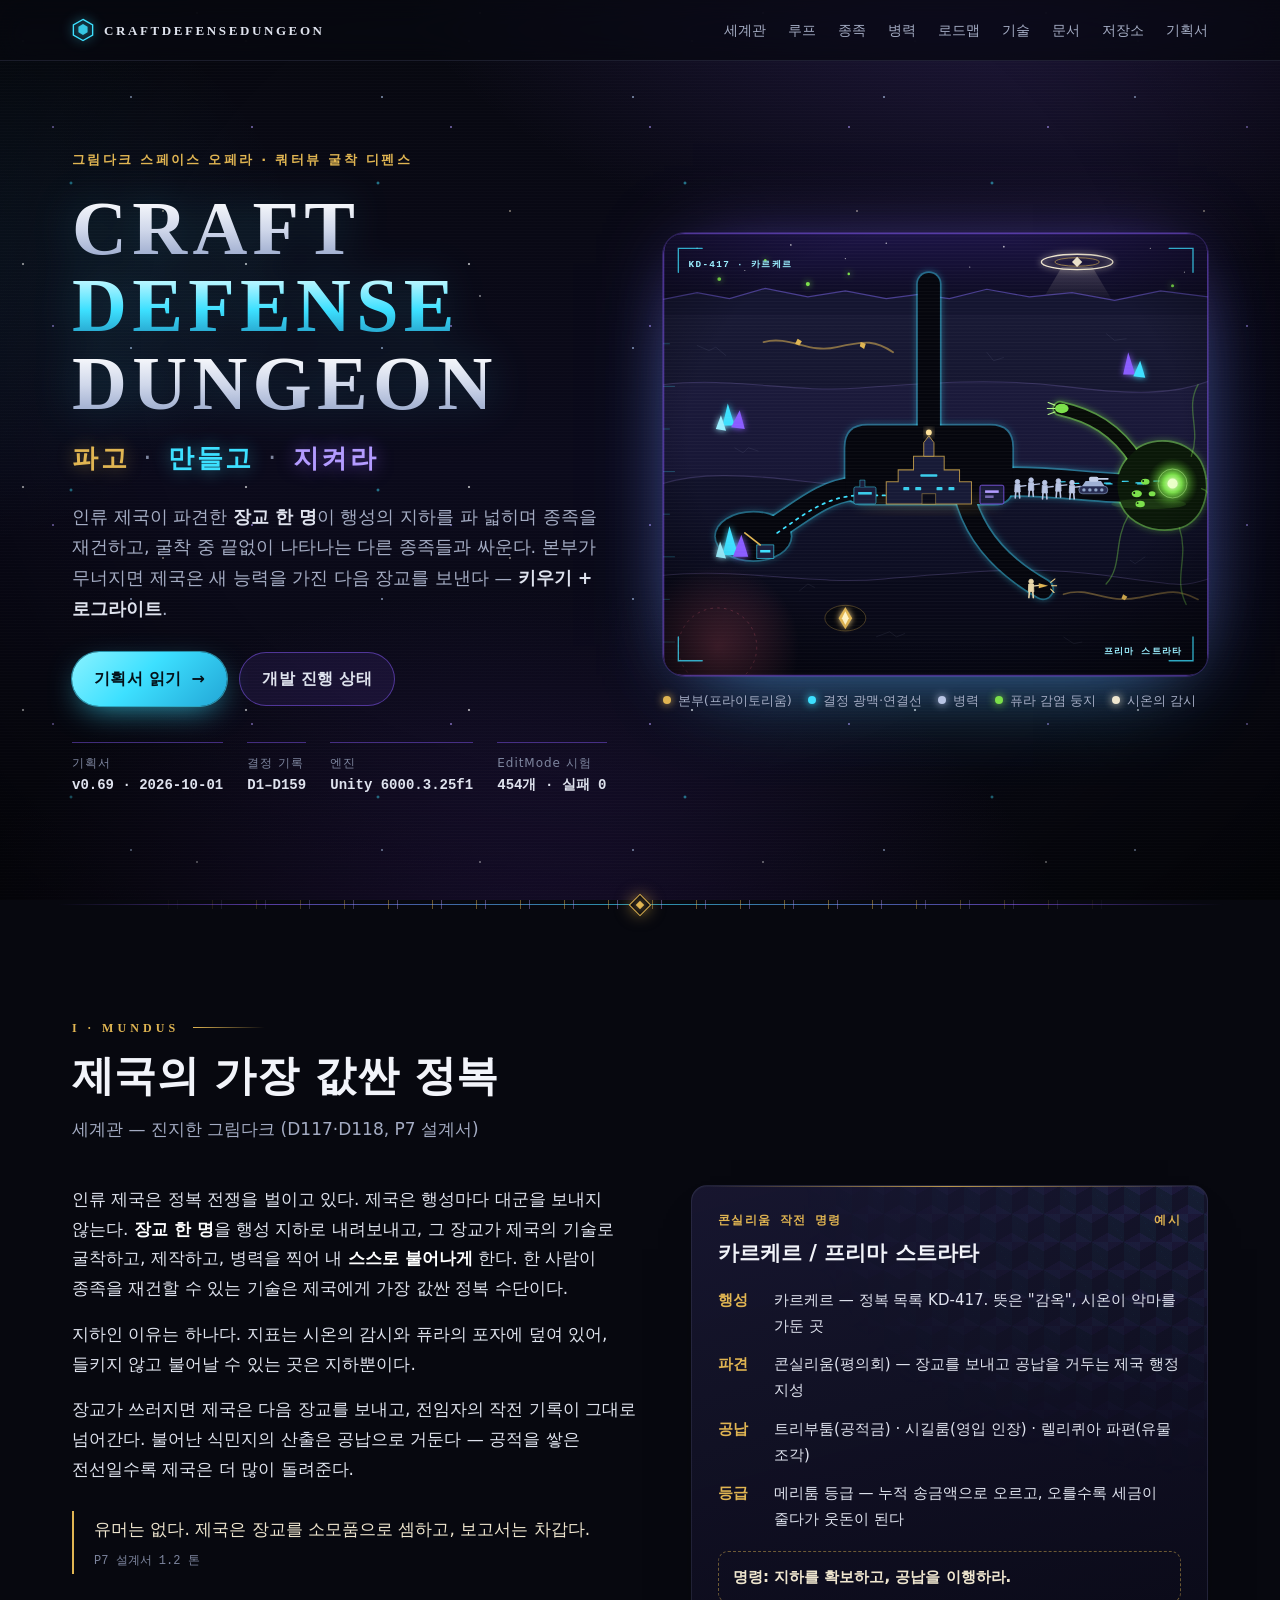
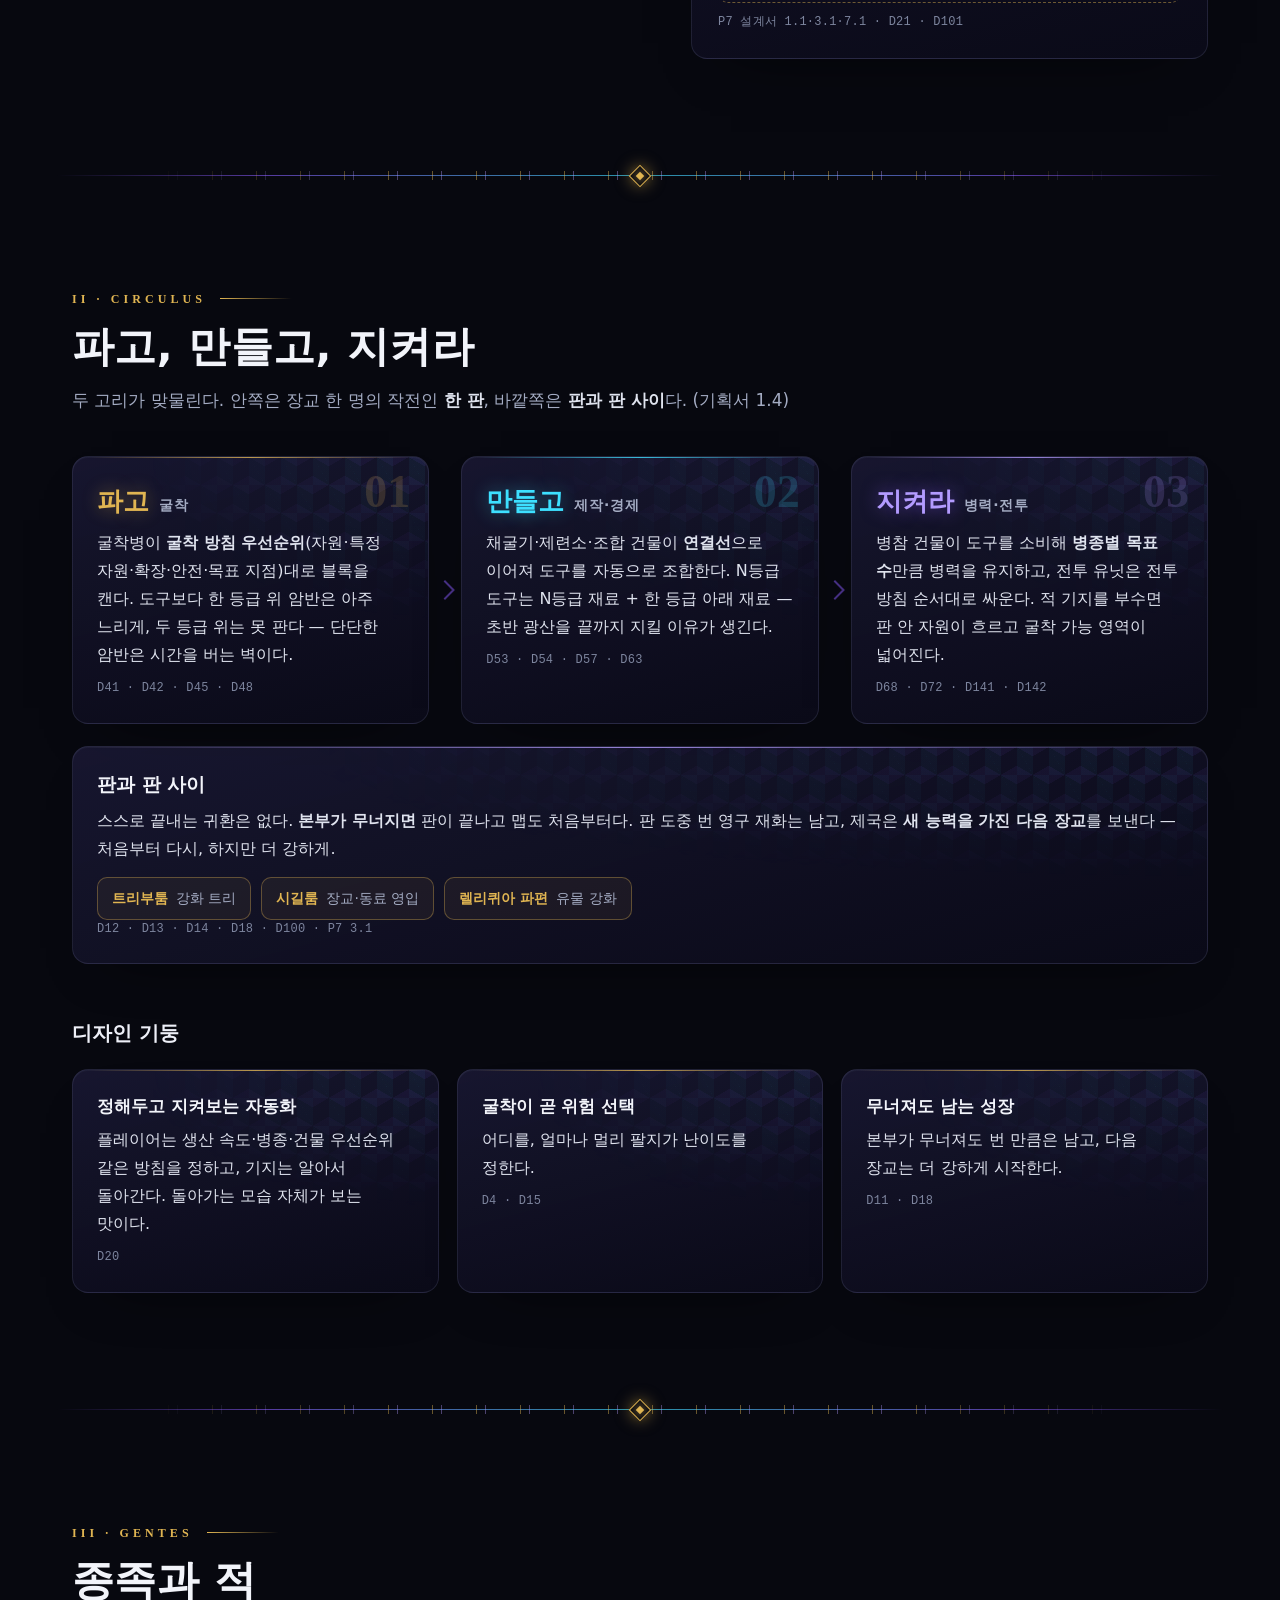
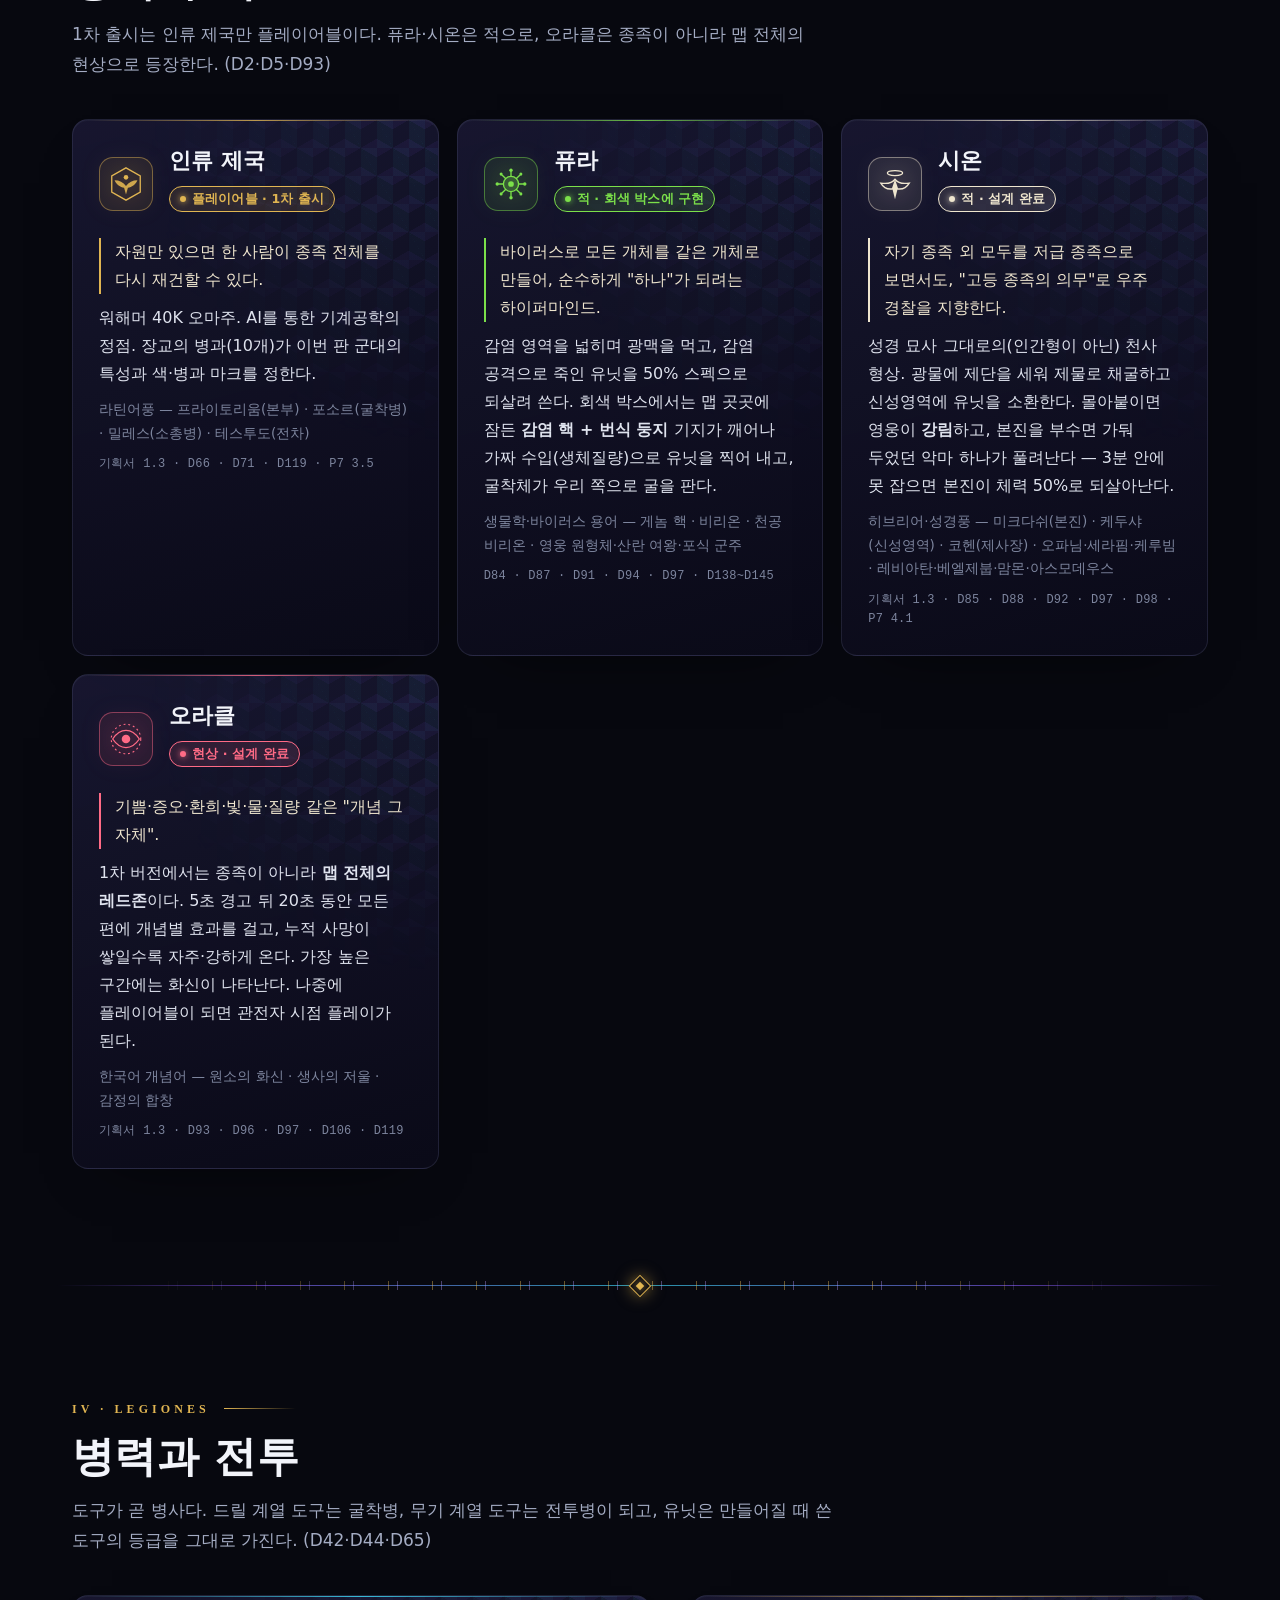
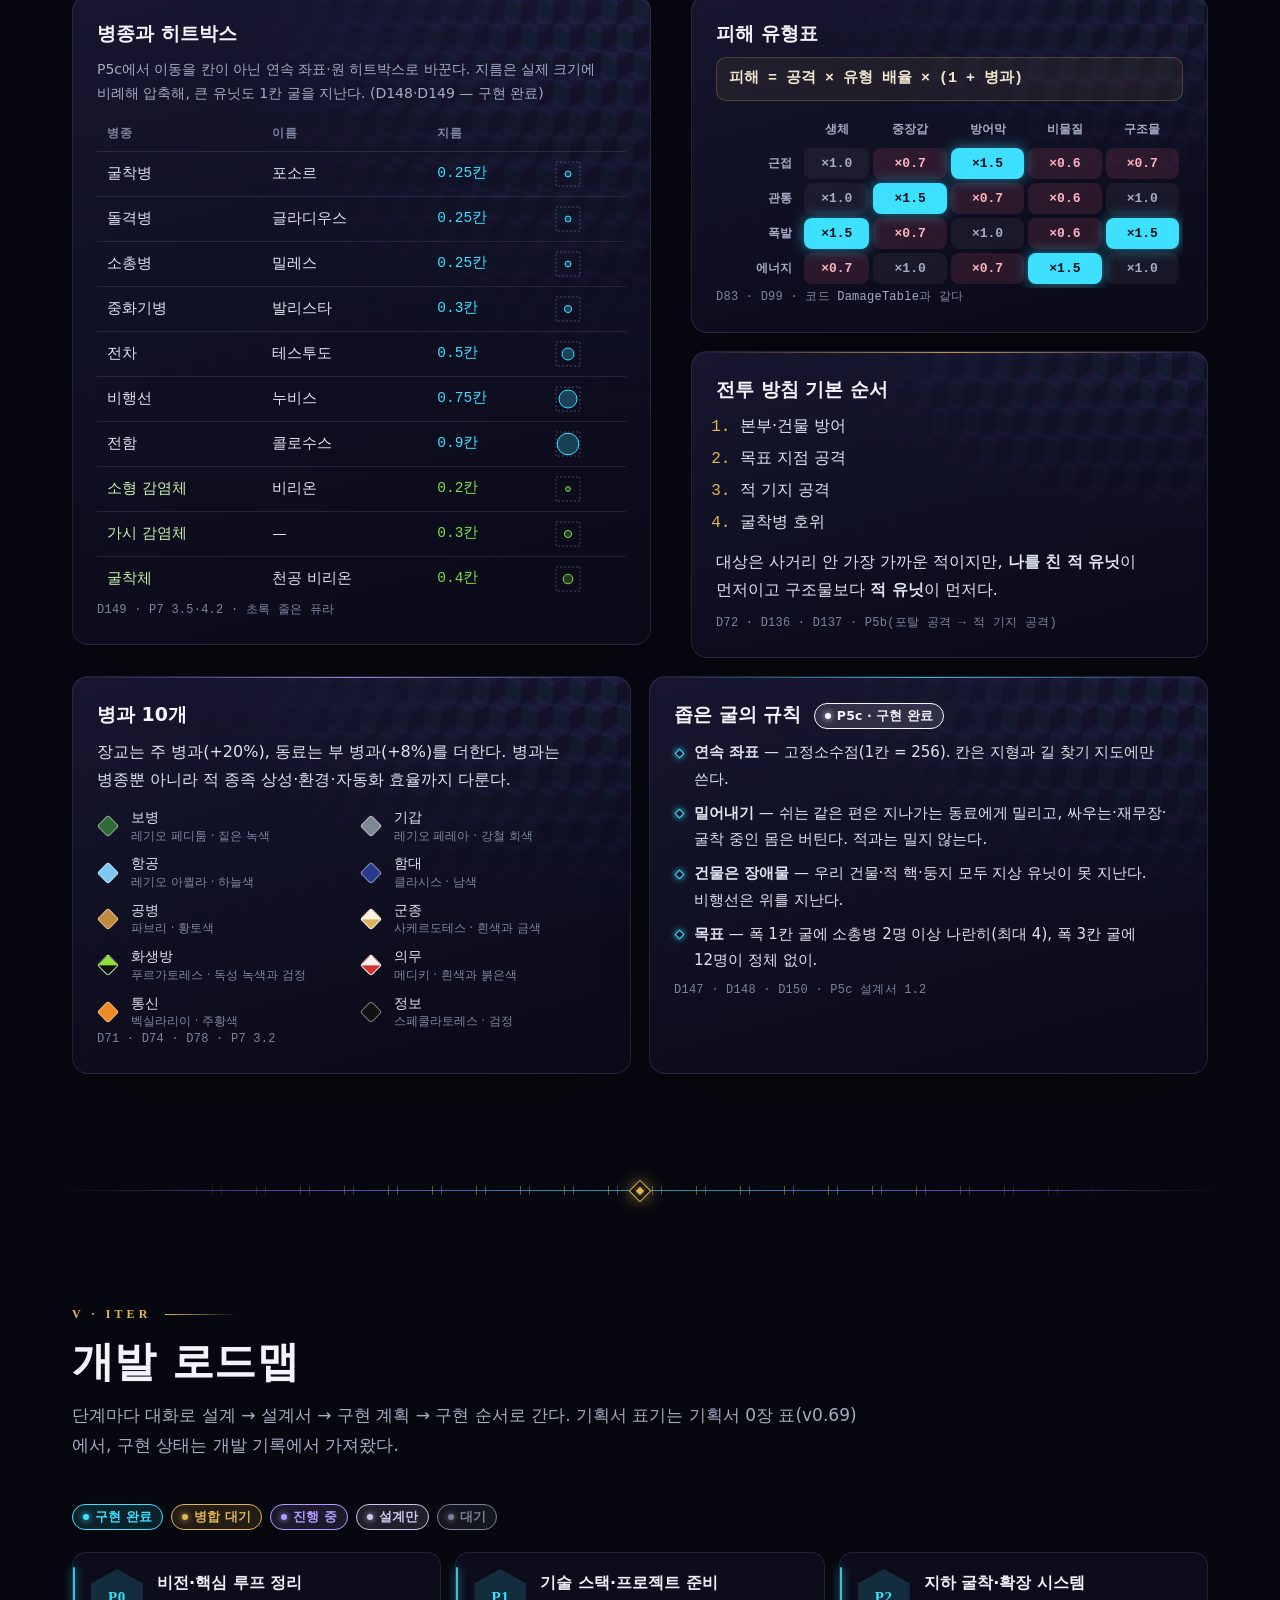
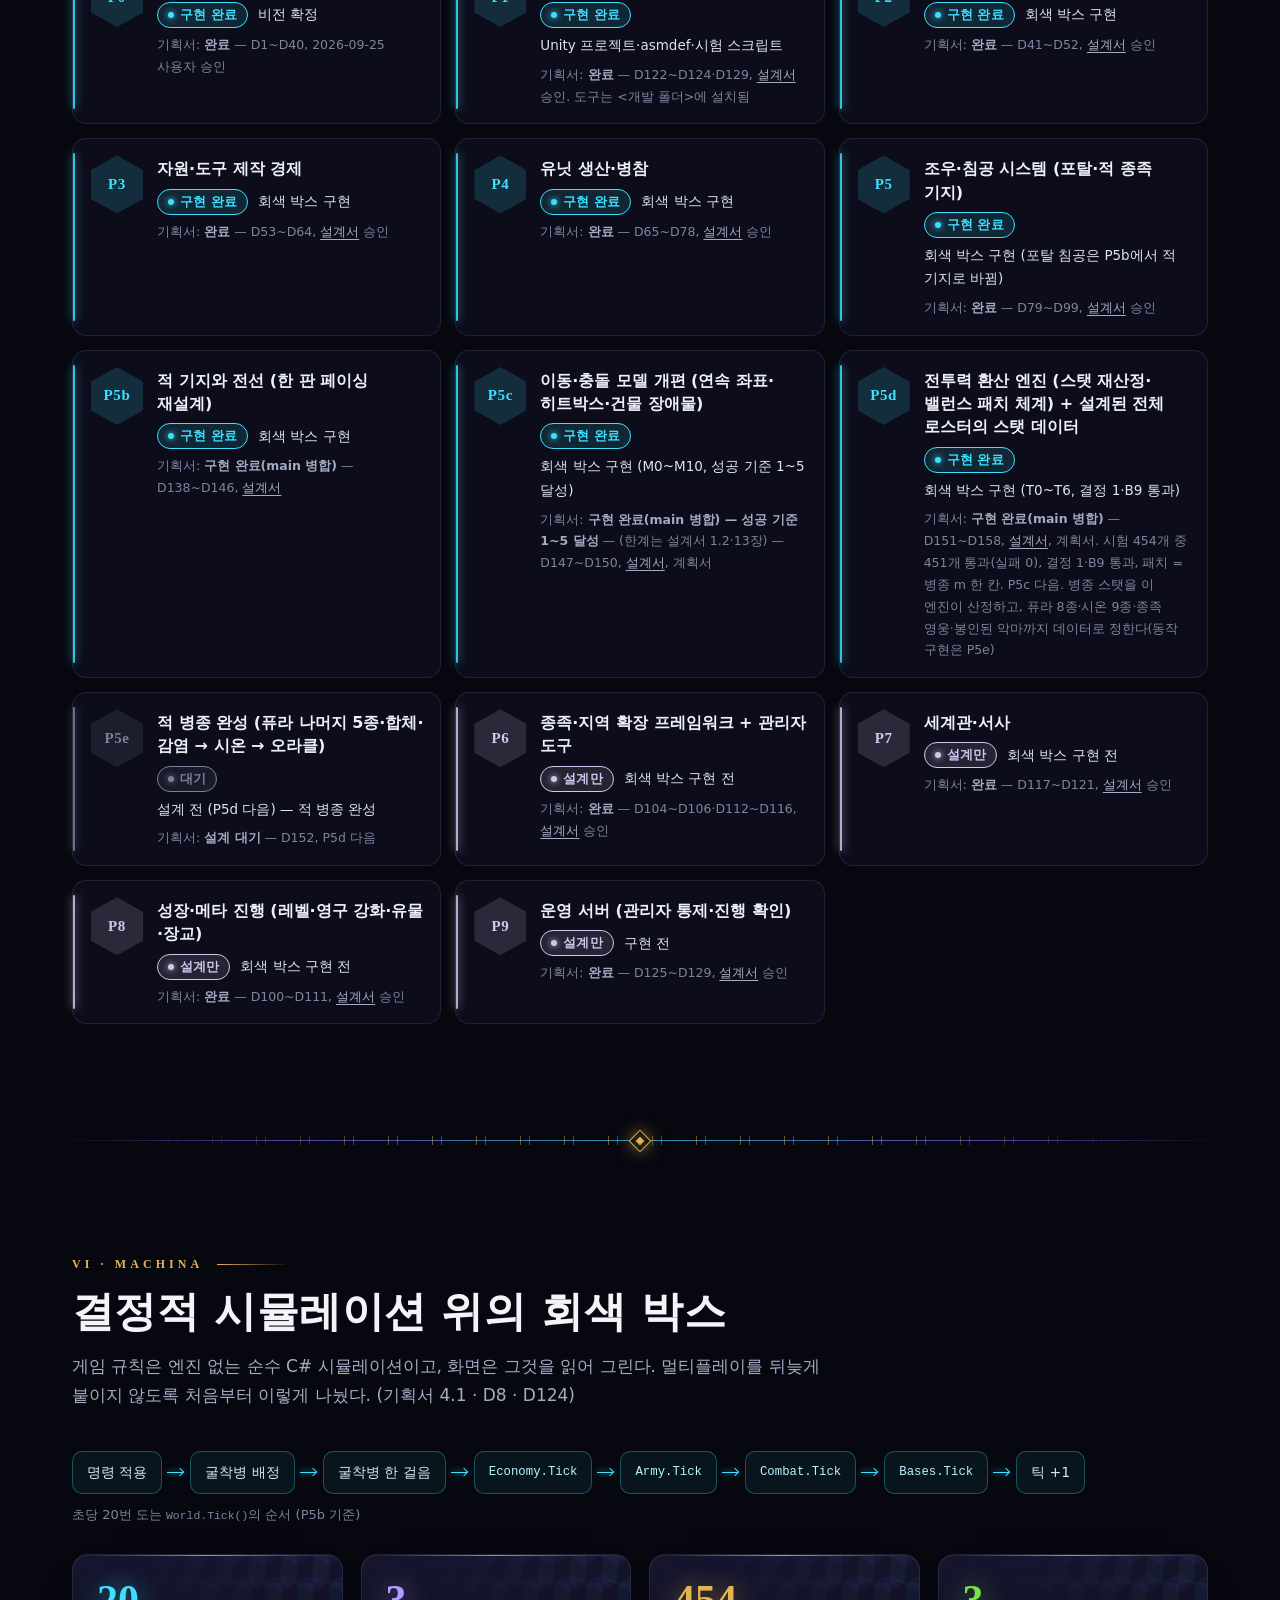
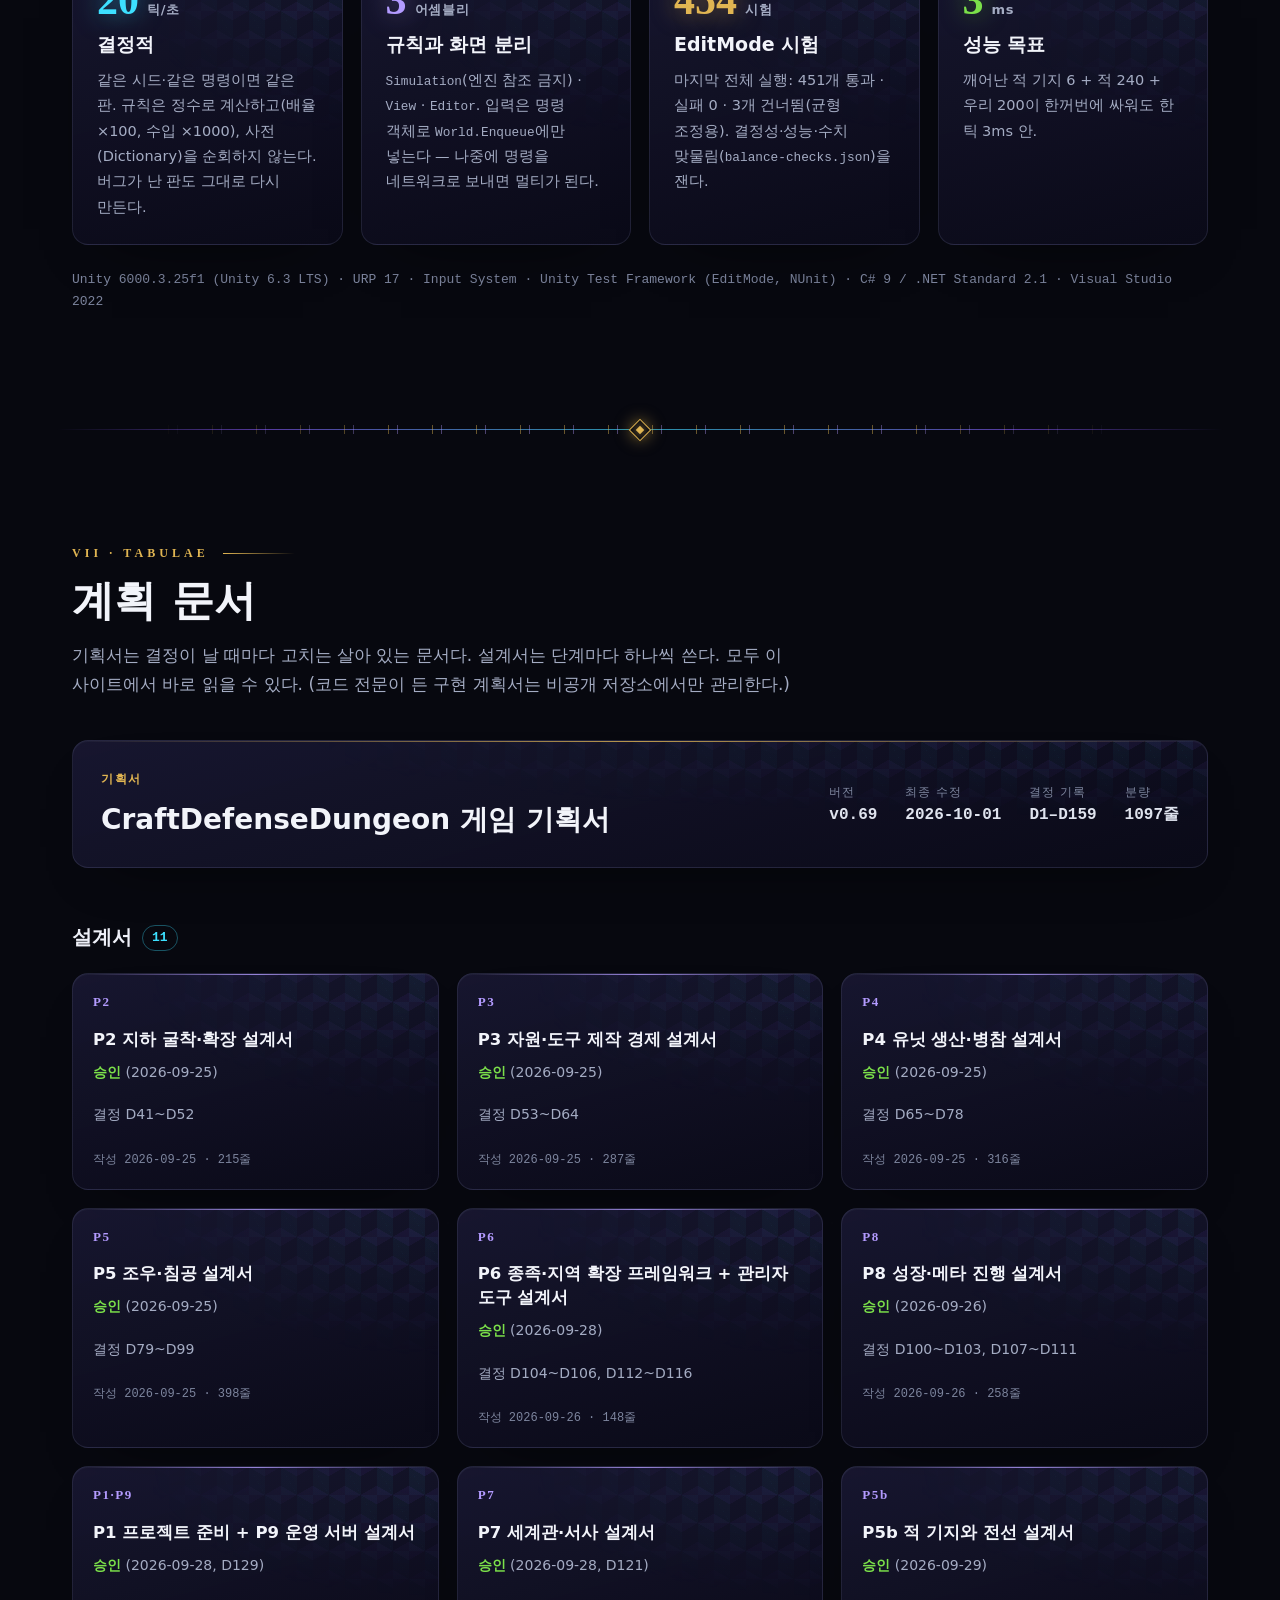
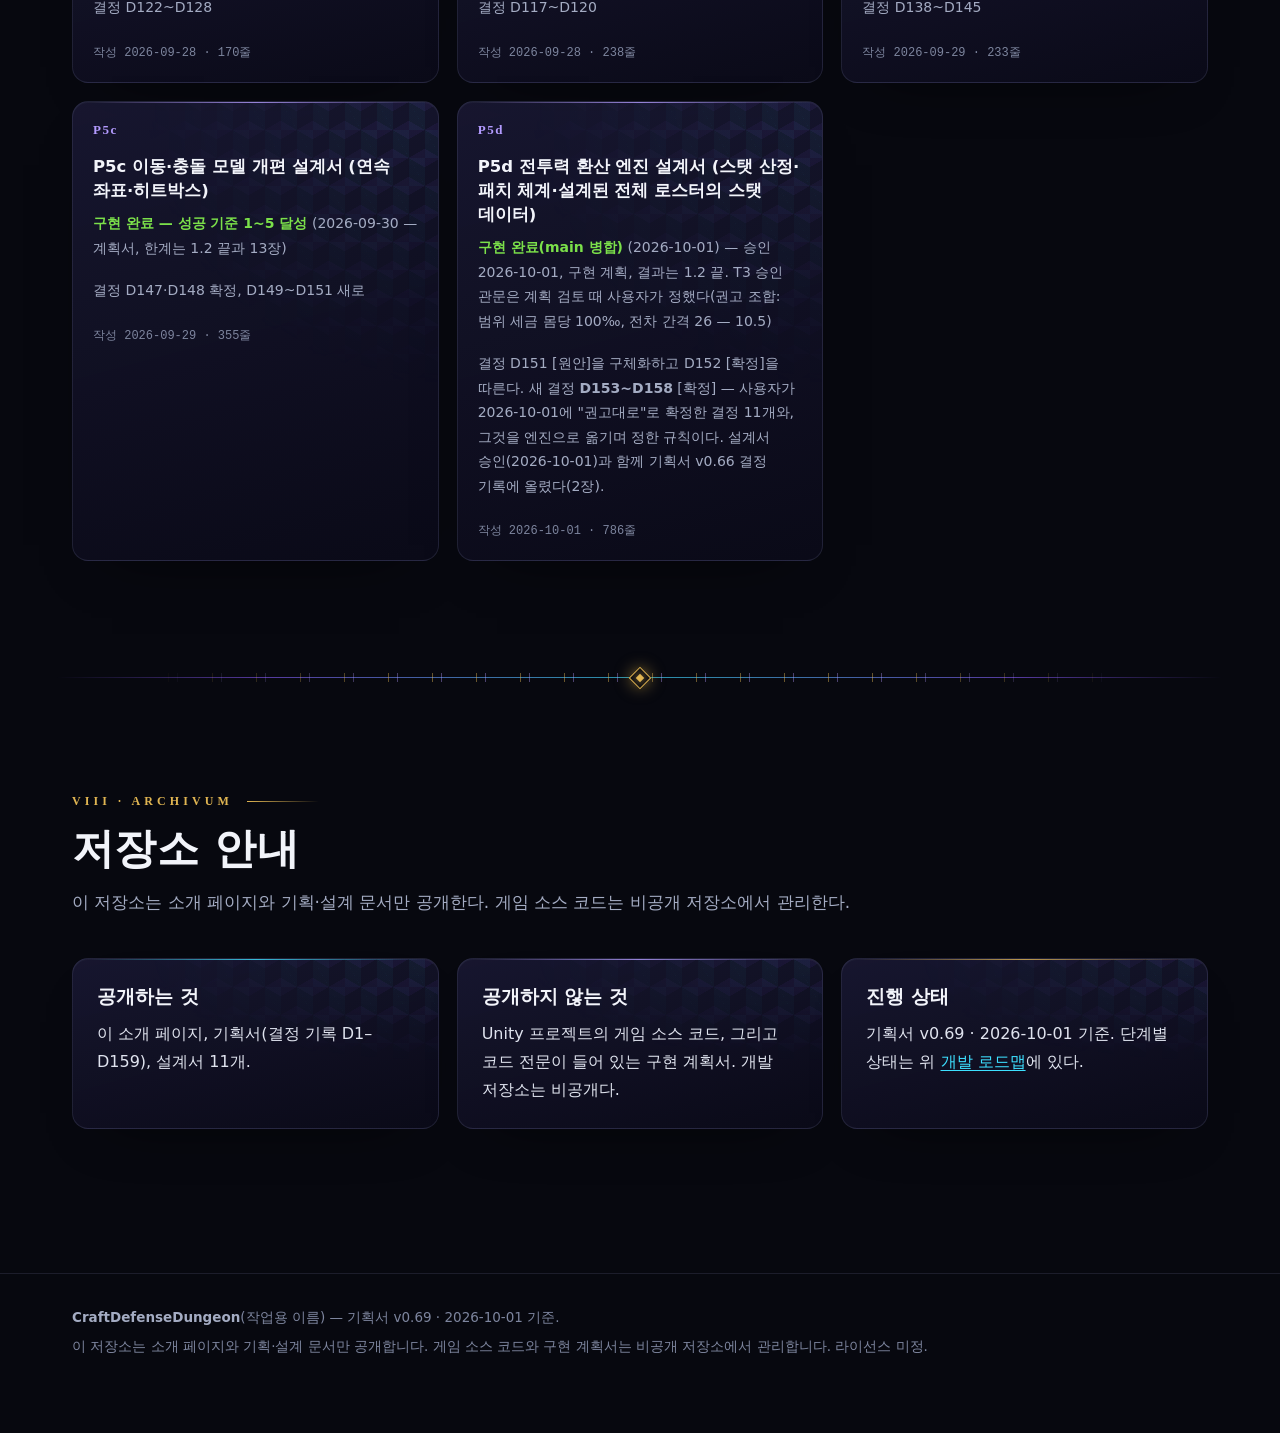
<file: docs/index.html>
<!doctype html>
<html lang="ko">
<head>
<meta charset="utf-8">
<meta name="viewport" content="width=device-width, initial-scale=1">
<meta name="color-scheme" content="dark">
<title>CraftDefenseDungeon — 파고, 만들고, 지켜라</title>
<meta name="description" content="인류 제국의 장교 한 명이 행성 지하를 파 넓히며 종족을 재건하는 그림다크 쿼터뷰 굴착·건설·디펜스 게임(키우기 + 로그라이트)의 소개와 개발 문서.">
<link rel="stylesheet" href="assets/site.css">
<script src="assets/site.js" defer></script>
</head>
<body>
<a class="skip-link" href="#main">본문으로 건너뛰기</a>
<header class="topbar">
  <div class="wrap">
    <a class="brand" href="index.html" aria-label="CraftDefenseDungeon 소개"><svg class="brand-mark" viewBox="0 0 24 26" width="22" height="24" aria-hidden="true"><path d="M12 1.5 22.5 7.5v11L12 24.5 1.5 18.5v-11z" fill="none" stroke="currentColor" stroke-width="1.5"/><path d="M12 6.5 17 9.5v6l-5 3-5-3v-6z" fill="currentColor" opacity=".85"/></svg><span>CraftDefenseDungeon</span></a>
    <nav class="site-nav" aria-label="사이트"><a href="#world">세계관</a><a href="#loop">루프</a><a href="#factions">종족</a><a href="#forces">병력</a><a href="#roadmap">로드맵</a><a href="#tech">기술</a><a href="#docs">문서</a><a href="#repo">저장소</a><a href="game-plan.html">기획서</a></nav>
  </div>
</header>
<main id="main">
<section class="hero" aria-labelledby="hero-title">
<div class="wrap hero-grid">
<div class="hero-copy">
<p class="eyebrow">그림다크 스페이스 오페라 · 쿼터뷰 굴착 디펜스</p>
<h1 id="hero-title" class="title"><span>Craft</span><span>Defense</span><span>Dungeon</span></h1>
<p class="motto"><span class="c-dig">파고</span><i aria-hidden="true">·</i><span class="c-craft">만들고</span><i aria-hidden="true">·</i><span class="c-defend">지켜라</span></p>
<p class="lede">인류 제국이 파견한 <strong>장교 한 명</strong>이 행성의 지하를 파 넓히며 종족을 재건하고, 굴착 중 끝없이 나타나는 다른 종족들과 싸운다. 본부가 무너지면 제국은 새 능력을 가진 다음 장교를 보낸다 — <strong>키우기 + 로그라이트</strong>.</p>
<div class="cta"><a class="btn btn-primary" href="game-plan.html">기획서 읽기 <span aria-hidden="true">→</span></a><a class="btn btn-ghost" href="#roadmap">개발 진행 상태</a></div>
<dl class="hero-facts">
<div><dt>기획서</dt><dd>v0.69 · 2026-10-01</dd></div>
<div><dt>결정 기록</dt><dd>D1–D159</dd></div>
<div><dt>엔진</dt><dd>Unity 6000.3.25f1</dd></div>
<div><dt>EditMode 시험</dt><dd>454개 · 실패 0</dd></div>
</dl>
</div>
<figure class="hero-art">
<svg class="burrow" viewBox="0 0 640 520" width="640" height="520" role="img" aria-labelledby="bw-title bw-desc">
<title id="bw-title">카르케르 지하 단면</title>
<desc id="bw-desc">지표 아래 암반층을 파 넓힌 굴. 가운데 본부(프라이토리움)에서 결정 광맥까지 연결선이 이어지고, 병력과 전차가 오른쪽 퓨라 감염 둥지로 나아간다. 굴착병은 아래쪽 암반을 파고, 지표 위에는 시온의 감시 고리와 퓨라의 포자가 떠 있다.</desc>
<defs>
<linearGradient id="bw-sky" x1="0" y1="0" x2="0" y2="1"><stop offset="0" stop-color="#1c1446"/><stop offset="1" stop-color="#0c0b20"/></linearGradient>
<linearGradient id="bw-rock" x1="0" y1="0" x2="0" y2="1"><stop offset="0" stop-color="#1c1d3a"/><stop offset=".55" stop-color="#11122a"/><stop offset="1" stop-color="#08091a"/></linearGradient>
<linearGradient id="bw-beam" x1="0" y1="0" x2="0" y2="1"><stop offset="0" stop-color="#efe6cf" stop-opacity=".4"/><stop offset="1" stop-color="#efe6cf" stop-opacity="0"/></linearGradient>
<radialGradient id="bw-core"><stop offset="0" stop-color="#eaffc9"/><stop offset=".35" stop-color="#7be04a"/><stop offset="1" stop-color="#2d6a12" stop-opacity="0"/></radialGradient>
<radialGradient id="bw-red"><stop offset="0" stop-color="#ff6b86" stop-opacity=".3"/><stop offset="1" stop-color="#ff6b86" stop-opacity="0"/></radialGradient>
<radialGradient id="bw-vignette" cx=".5" cy=".45" r=".75"><stop offset=".6" stop-color="#000" stop-opacity="0"/><stop offset="1" stop-color="#000" stop-opacity=".55"/></radialGradient>
<pattern id="bw-scan" width="4" height="4" patternUnits="userSpaceOnUse"><rect width="4" height="1" fill="#fff" opacity=".035"/></pattern>
<filter id="bw-glow" x="-50%" y="-50%" width="200%" height="200%"><feGaussianBlur stdDeviation="3.5" result="b"/><feMerge><feMergeNode in="b"/><feMergeNode in="SourceGraphic"/></feMerge></filter>
<filter id="bw-blur" x="-50%" y="-50%" width="200%" height="200%"><feGaussianBlur stdDeviation="8"/></filter>
<clipPath id="bw-clip"><rect width="640" height="520" rx="22"/></clipPath>
<path id="bw-t0" d="M312 60V236"/>
<path id="bw-t1" d="M224 300C186 304 162 328 126 350"/>
<path id="bw-t2" d="M404 292C448 290 490 298 552 300"/>
<path id="bw-t3" d="M356 316C370 360 400 392 446 418"/>
<path id="bw-t4" d="M556 268C532 230 502 214 466 206"/>
<path id="bw-hall" d="M214 252Q214 226 240 226H384Q410 226 410 252V296Q410 318 388 318H236Q214 318 214 296Z"/>
<ellipse id="bw-mine" cx="106" cy="356" rx="44" ry="28"/>
<path id="bw-nest" d="M546 264C566 236 614 240 630 268C646 298 634 340 604 346C578 352 548 342 538 318C530 300 532 280 546 264Z"/>
<g id="bw-man"><circle cx="0" cy="-11" r="2.7"/><path d="M-2.8-8H2.8L3.2 1H-3.2Z"/><path d="M-2 1-2.6 8M2 1 2.6 8" fill="none" stroke-width="1.9" stroke-linecap="round"/><path d="M1-5.5 10-6.5" fill="none" stroke-width="1.5" stroke-linecap="round"/></g>
</defs>
<g clip-path="url(#bw-clip)">
<rect width="640" height="520" fill="url(#bw-rock)"/>
<rect width="640" height="84" fill="url(#bw-sky)"/>
<g fill="#fff" opacity=".7"><circle cx="40" cy="18" r=".9"/><circle cx="96" cy="44" r=".7"/><circle cx="150" cy="14" r="1"/><circle cx="214" cy="30" r=".7"/><circle cx="262" cy="12" r=".9"/><circle cx="360" cy="40" r=".7"/><circle cx="400" cy="16" r="1"/><circle cx="572" cy="18" r=".8"/><circle cx="612" cy="46" r=".7"/></g>
<g class="bw-halo"><path d="M468 40 442 84H530L504 40Z" fill="url(#bw-beam)" opacity=".5"/><ellipse cx="486" cy="34" rx="42" ry="9" fill="none" stroke="#efe6cf" stroke-width="1.6" filter="url(#bw-glow)"/><ellipse cx="486" cy="34" rx="26" ry="5" fill="none" stroke="#e0b552" stroke-opacity=".7"/><path d="M486 28 492 34 486 40 480 34Z" fill="#efe6cf"/></g>
<g fill="#7be04a" filter="url(#bw-glow)"><circle class="bw-spore" cx="66" cy="54" r="2.2"/><circle class="bw-spore" cx="120" cy="32" r="1.6"/><circle class="bw-spore" cx="170" cy="60" r="2.4"/><circle class="bw-spore" cx="218" cy="48" r="1.5"/><circle class="bw-spore" cx="598" cy="62" r="1.8"/></g>
<path d="M0 78 40 70 78 77 120 65 170 75 214 68 262 77 300 72 336 77 380 66 430 75 480 70 530 79 584 68 640 75V96H0Z" fill="#141530"/>
<path d="M0 78 40 70 78 77 120 65 170 75 214 68 262 77 300 72 336 77 380 66 430 75 480 70 530 79 584 68 640 75" fill="none" stroke="#6d5bd0" stroke-opacity=".6" stroke-width="1.4"/>
<path d="M0 178C80 168 150 188 230 182S390 170 470 180 600 190 640 174V288C560 298 480 278 400 286S250 302 170 292 40 282 0 294Z" fill="#8a5cff" fill-opacity=".05"/>
<path d="M0 402C90 392 170 414 260 406S430 390 520 402 610 416 640 406V520H0Z" fill="#000" fill-opacity=".22"/>
<g fill="none" stroke="#b39bff" stroke-opacity=".2" stroke-width="1.2"><path d="M0 178C80 168 150 188 230 182S390 170 470 180 600 190 640 174"/><path d="M640 288C560 298 480 278 400 286S250 302 170 292 40 282 0 294"/><path d="M0 402C90 392 170 414 260 406S430 390 520 402 610 416 640 406"/></g>
<g fill="none" stroke="#c8d0ff" stroke-opacity=".09"><path d="M40 132l14 6 8-4 12 10"/><path d="M520 118l10 8 14-2"/><path d="M84 252l10 6 6-6 12 4"/><path d="M566 380l-12 8-6-4"/><path d="M250 474l16-6 8 6 10-4"/><path d="M470 474l12 8 10-2"/><path d="M380 140l8 10 12-4"/><path d="M160 420l10-8 8 4"/></g>
<path d="M0 130h8M0 180h14M0 230h8M0 280h14M0 330h8M0 380h14M0 430h8M0 480h14" stroke="#3de0ff" stroke-opacity=".35"/>
<g fill="none" stroke="#e0b552" stroke-linecap="round"><path d="M118 128C150 120 170 142 204 134S250 126 270 140" stroke-opacity=".55" stroke-width="2.2"/><path d="M470 424C500 414 520 436 558 428S604 418 628 430" stroke-opacity=".4" stroke-width="2"/></g>
<g fill="#e0b552"><path d="M158 124l5 3-3 5-5-2z"/><path d="M232 128l6 2-2 6-5-3z"/><path d="M540 424l5 3-3 4-4-2z"/></g>
<g filter="url(#bw-glow)"><path d="M70 226 76 200 84 226Z" fill="#3de0ff"/><path d="M80 228 90 208 96 230Z" fill="#8a5cff"/><path d="M62 230 68 214 74 232Z" fill="#9befff"/><path d="M540 166 546 140 554 166Z" fill="#8a5cff"/><path d="M552 168 560 150 566 170Z" fill="#3de0ff"/></g>
<ellipse cx="214" cy="452" rx="24" ry="15" fill="#05060d" stroke="#e0b552" stroke-opacity=".35"/>
<g class="bw-pulse" filter="url(#bw-glow)"><path d="M214 439 222 452 214 465 206 452Z" fill="#e0b552"/><path d="M214 444 218 452 214 460 210 452Z" fill="#fff3c4"/></g>
<circle cx="64" cy="486" r="96" fill="url(#bw-red)"/>
<circle cx="64" cy="486" r="46" fill="none" stroke="#ff6b86" stroke-opacity=".35" stroke-dasharray="3 5"/>
<g fill="none" stroke-linecap="round" stroke-linejoin="round">
<g stroke="#3de0ff" stroke-opacity=".32" filter="url(#bw-glow)"><use href="#bw-t0" stroke-width="30"/><use href="#bw-t1" stroke-width="30"/><use href="#bw-t2" stroke-width="36"/><use href="#bw-t3" stroke-width="26"/><use href="#bw-hall" stroke-width="4"/><use href="#bw-mine" stroke-width="4"/></g>
<g stroke="#7be04a" stroke-opacity=".45" filter="url(#bw-glow)"><use href="#bw-t4" stroke-width="18"/><use href="#bw-nest" stroke-width="4"/></g>
<g stroke="#05060d"><use href="#bw-t0" stroke-width="26"/><use href="#bw-t1" stroke-width="26"/><use href="#bw-t2" stroke-width="32"/><use href="#bw-t3" stroke-width="22"/></g>
<use href="#bw-t4" stroke="#070c07" stroke-width="14"/>
</g>
<use href="#bw-hall" fill="#05060d"/>
<use href="#bw-mine" fill="#05060d"/>
<use href="#bw-nest" fill="#0a1808"/>
<ellipse cx="312" cy="318" rx="84" ry="7" fill="#e0b552" opacity=".18" filter="url(#bw-blur)"/>
<g filter="url(#bw-glow)"><path d="M70 378 78 344 88 378Z" fill="#3de0ff"/><path d="M82 380 92 354 100 380Z" fill="#8a5cff"/><path d="M62 380 67 362 74 382Z" fill="#9befff"/></g>
<g><path d="M110 382V366H130V382Z" fill="#1b1e3c" stroke="#3de0ff" stroke-opacity=".7"/><path d="M114 366 96 352" stroke="#e0b552" stroke-width="2" stroke-linecap="round"/><rect x="114" y="372" width="12" height="3" fill="#3de0ff"/></g>
<path class="bw-flow" d="M134 352C166 330 190 310 228 308H262" fill="none" stroke="#3de0ff" stroke-width="2" stroke-dasharray="3 6" stroke-linecap="round"/>
<g><rect x="224" y="298" width="26" height="20" rx="2" fill="#191b38" stroke="#3de0ff" stroke-opacity=".6"/><rect x="229" y="304" width="16" height="3" fill="#3de0ff" opacity=".9"/><path d="M231 298V290H237V298" fill="#191b38" stroke="#3de0ff" stroke-opacity=".5"/></g>
<g><rect x="372" y="296" width="28" height="22" rx="2" fill="#191b38" stroke="#8a5cff" stroke-opacity=".9"/><rect x="378" y="302" width="16" height="3" fill="#b39bff"/><rect x="378" y="308" width="10" height="3" fill="#b39bff" opacity=".6"/></g>
<g><path d="M262 318V292H276V278H294V262H330V278H348V292H362V318Z" fill="#171a36" stroke="#e0b552" stroke-opacity=".75" stroke-width="1.2"/><path d="M306 262V246L312 238 318 246V262Z" fill="#20244a" stroke="#e0b552" stroke-opacity=".85"/><g fill="#3de0ff" opacity=".9"><rect x="282" y="298" width="7" height="4" rx="1"/><rect x="296" y="298" width="7" height="4" rx="1"/><rect x="321" y="298" width="7" height="4" rx="1"/><rect x="335" y="298" width="7" height="4" rx="1"/><rect x="302" y="283" width="20" height="3" rx="1"/></g><rect x="304" y="306" width="16" height="12" fill="#0a0b18" stroke="#e0b552" stroke-opacity=".5"/><circle class="bw-pulse" cx="312" cy="234" r="3.4" fill="#ffe29a" filter="url(#bw-glow)"/></g>
<ellipse cx="570" cy="318" rx="44" ry="6" fill="#7be04a" opacity=".14"/>
<g fill="none" stroke="#7be04a" stroke-opacity=".38" stroke-width="1.6" stroke-linecap="round"><path d="M620 262C632 230 612 206 628 178"/><path d="M606 346C618 382 598 404 614 436"/><path d="M546 332C528 362 540 390 520 412"/><path d="M632 300C646 304 640 318 648 324"/></g>
<g class="bw-tracer" stroke="#3de0ff" stroke-width="1.4" stroke-linecap="round" stroke-dasharray="7 30"><path d="M520 294.5H586"/><path d="M481 294 588 293"/><path d="M465 292 590 291"/></g>
<circle class="bw-pulse" cx="598" cy="294" r="30" fill="url(#bw-core)"/>
<circle cx="598" cy="294" r="17" fill="none" stroke="#b6f58a" stroke-opacity=".6"/>
<circle cx="598" cy="294" r="6" fill="#eaffc9"/>
<g fill="#7be04a"><ellipse cx="556" cy="306" rx="6" ry="4"/><ellipse cx="566" cy="292" rx="5" ry="3.6"/><ellipse cx="560" cy="318" rx="5.5" ry="3.8"/><ellipse cx="574" cy="306" rx="4" ry="3"/></g>
<g fill="#0a1808"><circle cx="553" cy="305" r="1.2"/><circle cx="563.5" cy="291" r="1.1"/><circle cx="557" cy="317" r="1.1"/></g>
<g><ellipse cx="468" cy="206" rx="8" ry="5.5" fill="#7be04a"/><path d="M460 202 452 199M460 206H451M460 210 452 213" stroke="#b6f58a" stroke-width="1.3" stroke-linecap="round"/></g>
<g fill="#b9c5e4" stroke="#b9c5e4"><use href="#bw-man" x="416" y="303"/><use href="#bw-man" x="432" y="301"/><use href="#bw-man" x="448" y="304"/><use href="#bw-man" x="464" y="302"/><use href="#bw-man" x="480" y="304"/></g>
<g transform="translate(488 288)"><rect x="0" y="9" width="34" height="9" rx="4.5" fill="#262b52" stroke="#8fa3c7" stroke-opacity=".7"/><path d="M4 9 8 3H26L30 9Z" fill="#9fb0d4"/><rect x="12" y="-2" width="11" height="6" rx="2" fill="#c4cfea"/><path d="M22 .5H34" stroke="#c4cfea" stroke-width="2" stroke-linecap="round"/><g fill="#8fa3c7"><circle cx="6" cy="13.5" r="2"/><circle cx="13" cy="13.5" r="2"/><circle cx="20" cy="13.5" r="2"/><circle cx="27" cy="13.5" r="2"/></g></g>
<use href="#bw-man" x="432" y="420" fill="#e8d6a8" stroke="#e8d6a8"/>
<path d="M441 411 452 414 441 417Z" fill="#e0b552"/>
<g class="bw-spark" stroke="#ffd98a" stroke-width="1.2" stroke-linecap="round"><path d="M455 410l5-4M456 414h6M455 418l4 4"/></g>
<rect width="640" height="520" fill="url(#bw-scan)"/>
<rect width="640" height="520" fill="url(#bw-vignette)"/>
</g>
<rect x=".75" y=".75" width="638.5" height="518.5" rx="21.5" fill="none" stroke="#8a5cff" stroke-opacity=".5" stroke-width="1.5"/>
<path d="M18 46V18H46M594 18H622V46M622 474V502H594M46 502H18V474" fill="none" stroke="#3de0ff" stroke-opacity=".75" stroke-width="1.6" stroke-linecap="round"/>
<text x="30" y="40" class="bw-hud">KD-417 · 카르케르</text>
<text x="610" y="494" class="bw-hud" text-anchor="end">프리마 스트라타</text>
</svg>
<figcaption><span class="lg" style="--c: #e0b552">본부(프라이토리움)</span><span class="lg" style="--c: #3de0ff">결정 광맥·연결선</span><span class="lg" style="--c: #b9c5e4">병력</span><span class="lg" style="--c: #7be04a">퓨라 감염 둥지</span><span class="lg" style="--c: #efe6cf">시온의 감시</span></figcaption>
</figure>
</div>
</section>
<div class="rune" aria-hidden="true"><span></span></div>
<section class="section" id="world" aria-labelledby="world-title">
<div class="wrap">
<header class="section-head"><p class="kicker" aria-hidden="true">I · Mundus</p><h2 id="world-title">제국의 가장 값싼 정복</h2><p class="section-lede">세계관 — 진지한 그림다크 (D117·D118, P7 설계서)</p></header>
<div class="split">
<div class="prose">
<p>인류 제국은 정복 전쟁을 벌이고 있다. 제국은 행성마다 대군을 보내지 않는다. <strong>장교 한 명</strong>을 행성 지하로 내려보내고, 그 장교가 제국의 기술로 굴착하고, 제작하고, 병력을 찍어 내 <strong>스스로 불어나게</strong> 한다. 한 사람이 종족을 재건할 수 있는 기술은 제국에게 가장 값싼 정복 수단이다.</p>
<p>지하인 이유는 하나다. 지표는 시온의 감시와 퓨라의 포자에 덮여 있어, 들키지 않고 불어날 수 있는 곳은 지하뿐이다.</p>
<p>장교가 쓰러지면 제국은 다음 장교를 보내고, 전임자의 작전 기록이 그대로 넘어간다. 불어난 식민지의 산출은 공납으로 거둔다 — 공적을 쌓은 전선일수록 제국은 더 많이 돌려준다.</p>
<blockquote class="quote"><p>유머는 없다. 제국은 장교를 소모품으로 셈하고, 보고서는 차갑다.</p><cite>P7 설계서 1.2 톤</cite></blockquote>
</div>
<aside class="card dossier" aria-labelledby="dossier-title">
<p class="dossier-tag"><span>콘실리움 작전 명령</span><span>예시</span></p>
<h3 id="dossier-title">카르케르 / 프리마 스트라타</h3>
<dl>
<div><dt>행성</dt><dd>카르케르 — 정복 목록 KD-417. 뜻은 "감옥", 시온이 악마를 가둔 곳</dd></div>
<div><dt>파견</dt><dd>콘실리움(평의회) — 장교를 보내고 공납을 거두는 제국 행정 지성</dd></div>
<div><dt>공납</dt><dd>트리부툼(공적금) · 시길룸(영입 인장) · 렐리퀴아 파편(유물 조각)</dd></div>
<div><dt>등급</dt><dd>메리툼 등급 — 누적 송금액으로 오르고, 오를수록 세금이 줄다가 웃돈이 된다</dd></div>
</dl>
<p class="order">명령: 지하를 확보하고, 공납을 이행하라.</p>
<p class="refs">P7 설계서 1.1·3.1·7.1 · D21 · D101</p>
</aside>
</div>
</div>
</section>
<div class="rune" aria-hidden="true"><span></span></div>
<section class="section" id="loop" aria-labelledby="loop-title">
<div class="wrap">
<header class="section-head"><p class="kicker" aria-hidden="true">II · Circulus</p><h2 id="loop-title">파고, 만들고, 지켜라</h2><p class="section-lede">두 고리가 맞물린다. 안쪽은 장교 한 명의 작전인 <strong>한 판</strong>, 바깥쪽은 <strong>판과 판 사이</strong>다. (기획서 1.4)</p></header>
<ol class="loop">
<li><div class="card step" style="--accent: var(--gold)"><p class="step-no" aria-hidden="true">01</p><h3><span class="c-dig">파고</span><small>굴착</small></h3><p>굴착병이 <strong>굴착 방침 우선순위</strong>(자원·특정 자원·확장·안전·목표 지점)대로 블록을 캔다. 도구보다 한 등급 위 암반은 아주 느리게, 두 등급 위는 못 판다 — 단단한 암반은 시간을 버는 벽이다.</p><p class="refs">D41 · D42 · D45 · D48</p></div></li>
<li><div class="card step" style="--accent: var(--cyan)"><p class="step-no" aria-hidden="true">02</p><h3><span class="c-craft">만들고</span><small>제작·경제</small></h3><p>채굴기·제련소·조합 건물이 <strong>연결선</strong>으로 이어져 도구를 자동으로 조합한다. N등급 도구는 N등급 재료 + 한 등급 아래 재료 — 초반 광산을 끝까지 지킬 이유가 생긴다.</p><p class="refs">D53 · D54 · D57 · D63</p></div></li>
<li><div class="card step" style="--accent: var(--violet-2)"><p class="step-no" aria-hidden="true">03</p><h3><span class="c-defend">지켜라</span><small>병력·전투</small></h3><p>병참 건물이 도구를 소비해 <strong>병종별 목표 수</strong>만큼 병력을 유지하고, 전투 유닛은 전투 방침 순서대로 싸운다. 적 기지를 부수면 판 안 자원이 흐르고 굴착 가능 영역이 넓어진다.</p><p class="refs">D68 · D72 · D141 · D142</p></div></li>
</ol>
<div class="card meta-loop"><h3>판과 판 사이</h3><p>스스로 끝내는 귀환은 없다. <strong>본부가 무너지면</strong> 판이 끝나고 맵도 처음부터다. 판 도중 번 영구 재화는 남고, 제국은 <strong>새 능력을 가진 다음 장교</strong>를 보낸다 — 처음부터 다시, 하지만 더 강하게.</p><ul class="tokens"><li><b>트리부툼</b>강화 트리</li><li><b>시길룸</b>장교·동료 영입</li><li><b>렐리퀴아 파편</b>유물 강화</li></ul><p class="refs">D12 · D13 · D14 · D18 · D100 · P7 3.1</p></div>
<h3 class="sub-title">디자인 기둥</h3>
<ul class="grid grid-3 pillars">
<li class="card"><h4>정해두고 지켜보는 자동화</h4><p>플레이어는 생산 속도·병종·건물 우선순위 같은 방침을 정하고, 기지는 알아서 돌아간다. 돌아가는 모습 자체가 보는 맛이다.</p><p class="refs">D20</p></li>
<li class="card"><h4>굴착이 곧 위험 선택</h4><p>어디를, 얼마나 멀리 팔지가 난이도를 정한다.</p><p class="refs">D4 · D15</p></li>
<li class="card"><h4>무너져도 남는 성장</h4><p>본부가 무너져도 번 만큼은 남고, 다음 장교는 더 강하게 시작한다.</p><p class="refs">D11 · D18</p></li>
</ul>
</div>
</section>
<div class="rune" aria-hidden="true"><span></span></div>
<section class="section" id="factions" aria-labelledby="factions-title">
<div class="wrap">
<header class="section-head"><p class="kicker" aria-hidden="true">III · Gentes</p><h2 id="factions-title">종족과 적</h2><p class="section-lede">1차 출시는 인류 제국만 플레이어블이다. 퓨라·시온은 적으로, 오라클은 종족이 아니라 맵 전체의 현상으로 등장한다. (D2·D5·D93)</p></header>
<div class="grid grid-2">
<article class="card faction" style="--accent: var(--gold)"><div class="faction-head"><svg class="emblem" viewBox="0 0 40 40" width="40" height="40" aria-hidden="true"><path d="M20 3 35 11.5v17L20 37 5 28.5v-17z" fill="none" stroke="currentColor" stroke-width="1.4"/><path d="M8 16c5 0 9 2 12 6 3-4 7-6 12-6-2 5-6 7-10 8l-2 7-2-7c-4-1-8-3-10-8z" fill="currentColor" opacity=".9"/><circle cx="20" cy="13" r="2.4" fill="currentColor"/></svg><div><h3>인류 제국</h3><p class="chip">플레이어블 · 1차 출시</p></div></div><p class="creed">자원만 있으면 한 사람이 종족 전체를 다시 재건할 수 있다.</p><p>워해머 40K 오마주. AI를 통한 기계공학의 정점. 장교의 병과(10개)가 이번 판 군대의 특성과 색·병과 마크를 정한다.</p><p class="names">라틴어풍 — 프라이토리움(본부) · 포소르(굴착병) · 밀레스(소총병) · 테스투도(전차)</p><p class="refs">기획서 1.3 · D66 · D71 · D119 · P7 3.5</p></article>
<article class="card faction" style="--accent: var(--toxic)"><div class="faction-head"><svg class="emblem" viewBox="0 0 40 40" width="40" height="40" aria-hidden="true"><circle cx="20" cy="20" r="8" fill="currentColor" fill-opacity=".22" stroke="currentColor" stroke-width="1.4"/><circle cx="20" cy="20" r="3" fill="currentColor"/><path d="M20 12V7M20 28v5M12 20H7M28 20h5M14.3 14.3l-3.5-3.5M25.7 25.7l3.5 3.5M25.7 14.3l3.5-3.5M14.3 25.7l-3.5 3.5" stroke="currentColor" stroke-width="1.4" stroke-linecap="round"/><g fill="currentColor"><circle cx="20" cy="5.5" r="1.8"/><circle cx="20" cy="34.5" r="1.8"/><circle cx="5.5" cy="20" r="1.8"/><circle cx="34.5" cy="20" r="1.8"/><circle cx="9.6" cy="9.6" r="1.6"/><circle cx="30.4" cy="30.4" r="1.6"/><circle cx="30.4" cy="9.6" r="1.6"/><circle cx="9.6" cy="30.4" r="1.6"/></g></svg><div><h3>퓨라</h3><p class="chip">적 · 회색 박스에 구현</p></div></div><p class="creed">바이러스로 모든 개체를 같은 개체로 만들어, 순수하게 "하나"가 되려는 하이퍼마인드.</p><p>감염 영역을 넓히며 광맥을 먹고, 감염 공격으로 죽인 유닛을 50% 스펙으로 되살려 쓴다. 회색 박스에서는 맵 곳곳에 잠든 <strong>감염 핵 + 번식 둥지</strong> 기지가 깨어나 가짜 수입(생체질량)으로 유닛을 찍어 내고, 굴착체가 우리 쪽으로 굴을 판다.</p><p class="names">생물학·바이러스 용어 — 게놈 핵 · 비리온 · 천공 비리온 · 영웅 원형체·산란 여왕·포식 군주</p><p class="refs">D84 · D87 · D91 · D94 · D97 · D138~D145</p></article>
<article class="card faction" style="--accent: var(--ivory)"><div class="faction-head"><svg class="emblem" viewBox="0 0 40 40" width="40" height="40" aria-hidden="true"><ellipse cx="20" cy="8.5" rx="8" ry="2.6" fill="none" stroke="currentColor" stroke-width="1.4"/><path d="M20 15c-3 4-9 5-15 4 3 5 8 7 13 6M20 15c3 4 9 5 15 4-3 5-8 7-13 6" fill="none" stroke="currentColor" stroke-width="1.4" stroke-linecap="round"/><path d="M20 15l3 9-3 12-3-12z" fill="currentColor"/></svg><div><h3>시온</h3><p class="chip">적 · 설계 완료</p></div></div><p class="creed">자기 종족 외 모두를 저급 종족으로 보면서도, "고등 종족의 의무"로 우주 경찰을 지향한다.</p><p>성경 묘사 그대로의(인간형이 아닌) 천사 형상. 광물에 제단을 세워 제물로 채굴하고 신성영역에 유닛을 소환한다. 몰아붙이면 영웅이 <strong>강림</strong>하고, 본진을 부수면 가둬 두었던 악마 하나가 풀려난다 — 3분 안에 못 잡으면 본진이 체력 50%로 되살아난다.</p><p class="names">히브리어·성경풍 — 미크다쉬(본진) · 케두샤(신성영역) · 코헨(제사장) · 오파님·세라핌·케루빔 · 레비아탄·베엘제붑·맘몬·아스모데우스</p><p class="refs">기획서 1.3 · D85 · D88 · D92 · D97 · D98 · P7 4.1</p></article>
<article class="card faction" style="--accent: var(--blood)"><div class="faction-head"><svg class="emblem" viewBox="0 0 40 40" width="40" height="40" aria-hidden="true"><circle cx="20" cy="20" r="15.5" fill="none" stroke="currentColor" stroke-width="1.2" stroke-dasharray="2 3"/><path d="M6 20c4-6 9-9 14-9s10 3 14 9c-4 6-9 9-14 9S10 26 6 20z" fill="none" stroke="currentColor" stroke-width="1.4"/><circle cx="20" cy="20" r="4.5" fill="currentColor"/></svg><div><h3>오라클</h3><p class="chip">현상 · 설계 완료</p></div></div><p class="creed">기쁨·증오·환희·빛·물·질량 같은 "개념 그 자체".</p><p>1차 버전에서는 종족이 아니라 <strong>맵 전체의 레드존</strong>이다. 5초 경고 뒤 20초 동안 모든 편에 개념별 효과를 걸고, 누적 사망이 쌓일수록 자주·강하게 온다. 가장 높은 구간에는 화신이 나타난다. 나중에 플레이어블이 되면 관전자 시점 플레이가 된다.</p><p class="names">한국어 개념어 — 원소의 화신 · 생사의 저울 · 감정의 합창</p><p class="refs">기획서 1.3 · D93 · D96 · D97 · D106 · D119</p></article>
</div>
</div>
</section>
<div class="rune" aria-hidden="true"><span></span></div>
<section class="section" id="forces" aria-labelledby="forces-title">
<div class="wrap">
<header class="section-head"><p class="kicker" aria-hidden="true">IV · Legiones</p><h2 id="forces-title">병력과 전투</h2><p class="section-lede">도구가 곧 병사다. 드릴 계열 도구는 굴착병, 무기 계열 도구는 전투병이 되고, 유닛은 만들어질 때 쓴 도구의 등급을 그대로 가진다. (D42·D44·D65)</p></header>
<div class="split">
<div class="card roster">
<h3>병종과 히트박스</h3>
<p class="note">P5c에서 이동을 칸이 아닌 연속 좌표·원 히트박스로 바꾼다. 지름은 실제 크기에 비례해 압축해, 큰 유닛도 1칸 굴을 지난다. (D148·D149 — 구현 완료)</p>
<div class="table-wrap plain" tabindex="0" role="region" aria-label="병종과 히트박스 표"><table class="roster-table">
<thead><tr><th scope="col">병종</th><th scope="col">이름</th><th scope="col">지름</th><th scope="col"><span class="sr-only">1칸과 비교한 크기</span></th></tr></thead>
<tbody>
<tr><td>굴착병</td><td>포소르</td><td>0.25칸</td><td><svg class="hitbox" viewBox="0 0 30 30" width="30" height="30" aria-hidden="true"><rect x="3" y="3" width="24" height="24"/><circle cx="15" cy="15" r="3"/></svg></td></tr>
<tr><td>돌격병</td><td>글라디우스</td><td>0.25칸</td><td><svg class="hitbox" viewBox="0 0 30 30" width="30" height="30" aria-hidden="true"><rect x="3" y="3" width="24" height="24"/><circle cx="15" cy="15" r="3"/></svg></td></tr>
<tr><td>소총병</td><td>밀레스</td><td>0.25칸</td><td><svg class="hitbox" viewBox="0 0 30 30" width="30" height="30" aria-hidden="true"><rect x="3" y="3" width="24" height="24"/><circle cx="15" cy="15" r="3"/></svg></td></tr>
<tr><td>중화기병</td><td>발리스타</td><td>0.3칸</td><td><svg class="hitbox" viewBox="0 0 30 30" width="30" height="30" aria-hidden="true"><rect x="3" y="3" width="24" height="24"/><circle cx="15" cy="15" r="3.5999999999999996"/></svg></td></tr>
<tr><td>전차</td><td>테스투도</td><td>0.5칸</td><td><svg class="hitbox" viewBox="0 0 30 30" width="30" height="30" aria-hidden="true"><rect x="3" y="3" width="24" height="24"/><circle cx="15" cy="15" r="6"/></svg></td></tr>
<tr><td>비행선</td><td>누비스</td><td>0.75칸</td><td><svg class="hitbox" viewBox="0 0 30 30" width="30" height="30" aria-hidden="true"><rect x="3" y="3" width="24" height="24"/><circle cx="15" cy="15" r="9"/></svg></td></tr>
<tr><td>전함</td><td>콜로수스</td><td>0.9칸</td><td><svg class="hitbox" viewBox="0 0 30 30" width="30" height="30" aria-hidden="true"><rect x="3" y="3" width="24" height="24"/><circle cx="15" cy="15" r="10.8"/></svg></td></tr>
<tr class="foe"><td>소형 감염체</td><td>비리온</td><td>0.2칸</td><td><svg class="hitbox" viewBox="0 0 30 30" width="30" height="30" aria-hidden="true"><rect x="3" y="3" width="24" height="24"/><circle cx="15" cy="15" r="2.4000000000000004"/></svg></td></tr>
<tr class="foe"><td>가시 감염체</td><td>—</td><td>0.3칸</td><td><svg class="hitbox" viewBox="0 0 30 30" width="30" height="30" aria-hidden="true"><rect x="3" y="3" width="24" height="24"/><circle cx="15" cy="15" r="3.5999999999999996"/></svg></td></tr>
<tr class="foe"><td>굴착체</td><td>천공 비리온</td><td>0.4칸</td><td><svg class="hitbox" viewBox="0 0 30 30" width="30" height="30" aria-hidden="true"><rect x="3" y="3" width="24" height="24"/><circle cx="15" cy="15" r="4.800000000000001"/></svg></td></tr>
</tbody></table></div>
<p class="refs">D149 · P7 3.5·4.2 · 초록 줄은 퓨라</p>
</div>
<div class="stack">
<div class="card matrix">
<h3>피해 유형표</h3>
<p class="formula">피해 = 공격 × 유형 배율 × (1 + 병과)</p>
<div class="table-wrap plain" tabindex="0" role="region" aria-label="피해 유형표"><table class="dmg">
<thead><tr><th scope="col"><span class="sr-only">피해 유형</span></th><th scope="col">생체</th><th scope="col">중장갑</th><th scope="col">방어막</th><th scope="col">비물질</th><th scope="col">구조물</th></tr></thead>
<tbody>
<tr><th scope="row">근접</th><td class="mid">×1.0</td><td class="lo">×0.7</td><td class="hi">×1.5</td><td class="lo">×0.6</td><td class="lo">×0.7</td></tr>
<tr><th scope="row">관통</th><td class="mid">×1.0</td><td class="hi">×1.5</td><td class="lo">×0.7</td><td class="lo">×0.6</td><td class="mid">×1.0</td></tr>
<tr><th scope="row">폭발</th><td class="hi">×1.5</td><td class="lo">×0.7</td><td class="mid">×1.0</td><td class="lo">×0.6</td><td class="hi">×1.5</td></tr>
<tr><th scope="row">에너지</th><td class="lo">×0.7</td><td class="mid">×1.0</td><td class="lo">×0.7</td><td class="hi">×1.5</td><td class="mid">×1.0</td></tr>
</tbody></table></div>
<p class="refs">D83 · D99 · 코드 <code>DamageTable</code>과 같다</p>
</div>
<div class="card" style="--accent: var(--gold)">
<h3>전투 방침 기본 순서</h3>
<ol class="policy"><li>본부·건물 방어</li><li>목표 지점 공격</li><li>적 기지 공격</li><li>굴착병 호위</li></ol>
<p>대상은 사거리 안 가장 가까운 적이지만, <strong>나를 친 적 유닛</strong>이 먼저이고 구조물보다 <strong>적 유닛</strong>이 먼저다.</p>
<p class="refs">D72 · D136 · D137 · P5b(포탈 공격 → 적 기지 공격)</p>
</div>
</div>
</div>
<div class="grid grid-2 forces-more">
<div class="card" style="--accent: var(--violet-2)">
<h3>병과 10개</h3>
<p>장교는 주 병과(+20%), 동료는 부 병과(+8%)를 더한다. 병과는 병종뿐 아니라 적 종족 상성·환경·자동화 효율까지 다룬다.</p>
<ul class="swatches">
<li><i style="--c1: #2f6b3a" aria-hidden="true"></i><span>보병 <small>레기오 페디툼 · 짙은 녹색</small></span></li>
<li><i style="--c1: #7d8796" aria-hidden="true"></i><span>기갑 <small>레기오 페레아 · 강철 회색</small></span></li>
<li><i style="--c1: #7cc8f0" aria-hidden="true"></i><span>항공 <small>레기오 아퀼라 · 하늘색</small></span></li>
<li><i style="--c1: #2b3a8c" aria-hidden="true"></i><span>함대 <small>클라시스 · 남색</small></span></li>
<li><i style="--c1: #c08a3e" aria-hidden="true"></i><span>공병 <small>파브리 · 황토색</small></span></li>
<li><i style="--c1: #f4f1e6; --c2: #d9b45a" aria-hidden="true"></i><span>군종 <small>사케르도테스 · 흰색과 금색</small></span></li>
<li><i style="--c1: #8fe03a; --c2: #111111" aria-hidden="true"></i><span>화생방 <small>푸르가토레스 · 독성 녹색과 검정</small></span></li>
<li><i style="--c1: #f4f4f4; --c2: #d33333" aria-hidden="true"></i><span>의무 <small>메디키 · 흰색과 붉은색</small></span></li>
<li><i style="--c1: #f08a24" aria-hidden="true"></i><span>통신 <small>벡실라리이 · 주황색</small></span></li>
<li><i style="--c1: #111111" aria-hidden="true"></i><span>정보 <small>스페쿨라토레스 · 검정</small></span></li>
</ul>
<p class="refs">D71 · D74 · D78 · P7 3.2</p>
</div>
<div class="card" style="--accent: var(--cyan)">
<h3>좁은 굴의 규칙 <small class="chip tone-wait">P5c · 구현 완료</small></h3>
<ul class="ticks">
<li><strong>연속 좌표</strong> — 고정소수점(1칸 = 256). 칸은 지형과 길 찾기 지도에만 쓴다.</li>
<li><strong>밀어내기</strong> — 쉬는 같은 편은 지나가는 동료에게 밀리고, 싸우는·재무장·굴착 중인 몸은 버틴다. 적과는 밀지 않는다.</li>
<li><strong>건물은 장애물</strong> — 우리 건물·적 핵·둥지 모두 지상 유닛이 못 지난다. 비행선은 위를 지난다.</li>
<li><strong>목표</strong> — 폭 1칸 굴에 소총병 2명 이상 나란히(최대 4), 폭 3칸 굴에 12명이 정체 없이.</li>
</ul>
<p class="refs">D147 · D148 · D150 · P5c 설계서 1.2</p>
</div>
</div>
</div>
</section>
<div class="rune" aria-hidden="true"><span></span></div>
<section class="section" id="roadmap" aria-labelledby="roadmap-title">
<div class="wrap">
<header class="section-head"><p class="kicker" aria-hidden="true">V · Iter</p><h2 id="roadmap-title">개발 로드맵</h2><p class="section-lede">단계마다 대화로 설계 → 설계서 → 구현 계획 → 구현 순서로 간다. 기획서 표기는 기획서 0장 표(v0.69)에서, 구현 상태는 개발 기록에서 가져왔다.</p></header>
<ul class="legend" aria-label="범례"><li class="tone-done"><span class="chip">구현 완료</span></li><li class="tone-wait"><span class="chip">병합 대기</span></li><li class="tone-active"><span class="chip">진행 중</span></li><li class="tone-design"><span class="chip">설계만</span></li><li class="tone-todo"><span class="chip">대기</span></li></ul>
<ol class="roadmap">
<li class="stage tone-done"><span class="stage-code">P0</span><div class="stage-body"><h3>비전·핵심 루프 정리</h3><p class="stage-line"><span class="chip">구현 완료</span>비전 확정</p><p class="stage-doc">기획서: <strong>완료</strong> — D1~D40, 2026-09-25 사용자 승인</p></div></li>
<li class="stage tone-done"><span class="stage-code">P1</span><div class="stage-body"><h3>기술 스택·프로젝트 준비</h3><p class="stage-line"><span class="chip">구현 완료</span>Unity 프로젝트·asmdef·시험 스크립트</p><p class="stage-doc">기획서: <strong>완료</strong> — D122~D124·D129, <a href="specs/2026-09-28-p1-p9-setup-liveops-design.html">설계서</a> 승인. 도구는 &lt;개발 폴더&gt;에 설치됨</p></div></li>
<li class="stage tone-done"><span class="stage-code">P2</span><div class="stage-body"><h3>지하 굴착·확장 시스템</h3><p class="stage-line"><span class="chip">구현 완료</span>회색 박스 구현</p><p class="stage-doc">기획서: <strong>완료</strong> — D41~D52, <a href="specs/2026-09-25-p2-digging-design.html">설계서</a> 승인</p></div></li>
<li class="stage tone-done"><span class="stage-code">P3</span><div class="stage-body"><h3>자원·도구 제작 경제</h3><p class="stage-line"><span class="chip">구현 완료</span>회색 박스 구현</p><p class="stage-doc">기획서: <strong>완료</strong> — D53~D64, <a href="specs/2026-09-25-p3-economy-design.html">설계서</a> 승인</p></div></li>
<li class="stage tone-done"><span class="stage-code">P4</span><div class="stage-body"><h3>유닛 생산·병참</h3><p class="stage-line"><span class="chip">구현 완료</span>회색 박스 구현</p><p class="stage-doc">기획서: <strong>완료</strong> — D65~D78, <a href="specs/2026-09-25-p4-units-design.html">설계서</a> 승인</p></div></li>
<li class="stage tone-done"><span class="stage-code">P5</span><div class="stage-body"><h3>조우·침공 시스템 (포탈·적 종족 기지)</h3><p class="stage-line"><span class="chip">구현 완료</span>회색 박스 구현 (포탈 침공은 P5b에서 적 기지로 바뀜)</p><p class="stage-doc">기획서: <strong>완료</strong> — D79~D99, <a href="specs/2026-09-25-p5-encounters-design.html">설계서</a> 승인</p></div></li>
<li class="stage tone-done"><span class="stage-code">P5b</span><div class="stage-body"><h3>적 기지와 전선 (한 판 페이싱 재설계)</h3><p class="stage-line"><span class="chip">구현 완료</span>회색 박스 구현</p><p class="stage-doc">기획서: <strong>구현 완료(main 병합)</strong> — D138~D146, <a href="specs/2026-09-29-p5b-enemy-bases-design.html">설계서</a></p></div></li>
<li class="stage tone-done"><span class="stage-code">P5c</span><div class="stage-body"><h3>이동·충돌 모델 개편 (연속 좌표·히트박스·건물 장애물)</h3><p class="stage-line"><span class="chip">구현 완료</span>회색 박스 구현 (M0~M10, 성공 기준 1~5 달성)</p><p class="stage-doc">기획서: <strong>구현 완료(main 병합) — 성공 기준 1~5 달성</strong> — (한계는 설계서 1.2·13장) — D147~D150, <a href="specs/2026-09-29-p5c-movement-collision-design.html">설계서</a>, 계획서</p></div></li>
<li class="stage tone-done"><span class="stage-code">P5d</span><div class="stage-body"><h3>전투력 환산 엔진 (스탯 재산정·밸런스 패치 체계) + 설계된 전체 로스터의 스탯 데이터</h3><p class="stage-line"><span class="chip">구현 완료</span>회색 박스 구현 (T0~T6, 결정 1·B9 통과)</p><p class="stage-doc">기획서: <strong>구현 완료(main 병합)</strong> — D151~D158, <a href="specs/2026-10-01-p5d-combat-power-engine-design.html">설계서</a>, 계획서. 시험 454개 중 451개 통과(실패 0), 결정 1·B9 통과, 패치 = 병종 m 한 칸. P5c 다음. 병종 스탯을 이 엔진이 산정하고, 퓨라 8종·시온 9종·종족 영웅·봉인된 악마까지 데이터로 정한다(동작 구현은 P5e)</p></div></li>
<li class="stage tone-todo"><span class="stage-code">P5e</span><div class="stage-body"><h3>적 병종 완성 (퓨라 나머지 5종·합체·감염 → 시온 → 오라클)</h3><p class="stage-line"><span class="chip">대기</span>설계 전 (P5d 다음) — 적 병종 완성</p><p class="stage-doc">기획서: <strong>설계 대기</strong> — D152, P5d 다음</p></div></li>
<li class="stage tone-design"><span class="stage-code">P6</span><div class="stage-body"><h3>종족·지역 확장 프레임워크 + 관리자 도구</h3><p class="stage-line"><span class="chip">설계만</span>회색 박스 구현 전</p><p class="stage-doc">기획서: <strong>완료</strong> — D104~D106·D112~D116, <a href="specs/2026-09-26-p6-extension-design.html">설계서</a> 승인</p></div></li>
<li class="stage tone-design"><span class="stage-code">P7</span><div class="stage-body"><h3>세계관·서사</h3><p class="stage-line"><span class="chip">설계만</span>회색 박스 구현 전</p><p class="stage-doc">기획서: <strong>완료</strong> — D117~D121, <a href="specs/2026-09-28-p7-lore-design.html">설계서</a> 승인</p></div></li>
<li class="stage tone-design"><span class="stage-code">P8</span><div class="stage-body"><h3>성장·메타 진행 (레벨·영구 강화·유물·장교)</h3><p class="stage-line"><span class="chip">설계만</span>회색 박스 구현 전</p><p class="stage-doc">기획서: <strong>완료</strong> — D100~D111, <a href="specs/2026-09-26-p8-progression-design.html">설계서</a> 승인</p></div></li>
<li class="stage tone-design"><span class="stage-code">P9</span><div class="stage-body"><h3>운영 서버 (관리자 통제·진행 확인)</h3><p class="stage-line"><span class="chip">설계만</span>구현 전</p><p class="stage-doc">기획서: <strong>완료</strong> — D125~D129, <a href="specs/2026-09-28-p1-p9-setup-liveops-design.html">설계서</a> 승인</p></div></li>
</ol>
</div>
</section>
<div class="rune" aria-hidden="true"><span></span></div>
<section class="section" id="tech" aria-labelledby="tech-title">
<div class="wrap">
<header class="section-head"><p class="kicker" aria-hidden="true">VI · Machina</p><h2 id="tech-title">결정적 시뮬레이션 위의 회색 박스</h2><p class="section-lede">게임 규칙은 엔진 없는 순수 C# 시뮬레이션이고, 화면은 그것을 읽어 그린다. 멀티플레이를 뒤늦게 붙이지 않도록 처음부터 이렇게 나눴다. (기획서 4.1 · D8 · D124)</p></header>
<ol class="pipeline" aria-label="World.Tick 한 틱의 순서"><li>명령 적용</li><li>굴착병 배정</li><li>굴착병 한 걸음</li><li><code>Economy.Tick</code></li><li><code>Army.Tick</code></li><li><code>Combat.Tick</code></li><li><code>Bases.Tick</code></li><li>틱 +1</li></ol>
<p class="pipeline-note">초당 20번 도는 <code>World.Tick()</code>의 순서 (P5b 기준)</p>
<div class="grid grid-4">
<div class="card stat" style="--accent: var(--cyan)"><p class="stat-num">20<small>틱/초</small></p><h3>결정적</h3><p>같은 시드·같은 명령이면 같은 판. 규칙은 정수로 계산하고(배율 ×100, 수입 ×1000), 사전(Dictionary)을 순회하지 않는다. 버그가 난 판도 그대로 다시 만든다.</p></div>
<div class="card stat" style="--accent: var(--violet-2)"><p class="stat-num">3<small>어셈블리</small></p><h3>규칙과 화면 분리</h3><p><code>Simulation</code>(엔진 참조 금지) · <code>View</code> · <code>Editor</code>. 입력은 명령 객체로 <code>World.Enqueue</code>에만 넣는다 — 나중에 명령을 네트워크로 보내면 멀티가 된다.</p></div>
<div class="card stat" style="--accent: var(--gold)"><p class="stat-num">454<small>시험</small></p><h3>EditMode 시험</h3><p>마지막 전체 실행: 451개 통과 · 실패 0 · 3개 건너뜀(균형 조정용). 결정성·성능·수치 맞물림(<code>balance-checks.json</code>)을 잰다.</p></div>
<div class="card stat" style="--accent: var(--toxic)"><p class="stat-num">3<small>ms</small></p><h3>성능 목표</h3><p>깨어난 적 기지 6 + 적 240 + 우리 200이 한꺼번에 싸워도 한 틱 3ms 안.</p></div>
</div>
<p class="stack-line">Unity 6000.3.25f1 (Unity 6.3 LTS) · URP 17 · Input System · Unity Test Framework (EditMode, NUnit) · C# 9 / .NET Standard 2.1 · Visual Studio 2022</p>
</div>
</section>
<div class="rune" aria-hidden="true"><span></span></div>
<section class="section" id="docs" aria-labelledby="docs-title">
<div class="wrap">
<header class="section-head"><p class="kicker" aria-hidden="true">VII · Tabulae</p><h2 id="docs-title">계획 문서</h2><p class="section-lede">기획서는 결정이 날 때마다 고치는 살아 있는 문서다. 설계서는 단계마다 하나씩 쓴다. 모두 이 사이트에서 바로 읽을 수 있다. (코드 전문이 든 구현 계획서는 비공개 저장소에서만 관리한다.)</p></header>
<article class="card doc-feature">
<div><p class="tag">기획서</p><h3><a class="stretch" href="game-plan.html">CraftDefenseDungeon 게임 기획서</a></h3></div>
<dl class="doc-meta"><div><dt>버전</dt><dd>v0.69</dd></div><div><dt>최종 수정</dt><dd>2026-10-01</dd></div><div><dt>결정 기록</dt><dd>D1–D159</dd></div><div><dt>분량</dt><dd>1097줄</dd></div></dl>
</article>
<h3 class="sub-title">설계서 <span class="count">11</span></h3>
<ul class="grid grid-3 doc-cards">
<li class="card doc-card is-spec"><p class="doc-stage">P2</p><h4><a class="stretch" href="specs/2026-09-25-p2-digging-design.html">P2 지하 굴착·확장 설계서</a></h4><p class="doc-status"><strong>승인</strong> (2026-09-25)</p><p class="doc-dec">결정 D41~D52</p><p class="doc-foot">작성 2026-09-25 · 215줄</p></li>
<li class="card doc-card is-spec"><p class="doc-stage">P3</p><h4><a class="stretch" href="specs/2026-09-25-p3-economy-design.html">P3 자원·도구 제작 경제 설계서</a></h4><p class="doc-status"><strong>승인</strong> (2026-09-25)</p><p class="doc-dec">결정 D53~D64</p><p class="doc-foot">작성 2026-09-25 · 287줄</p></li>
<li class="card doc-card is-spec"><p class="doc-stage">P4</p><h4><a class="stretch" href="specs/2026-09-25-p4-units-design.html">P4 유닛 생산·병참 설계서</a></h4><p class="doc-status"><strong>승인</strong> (2026-09-25)</p><p class="doc-dec">결정 D65~D78</p><p class="doc-foot">작성 2026-09-25 · 316줄</p></li>
<li class="card doc-card is-spec"><p class="doc-stage">P5</p><h4><a class="stretch" href="specs/2026-09-25-p5-encounters-design.html">P5 조우·침공 설계서</a></h4><p class="doc-status"><strong>승인</strong> (2026-09-25)</p><p class="doc-dec">결정 D79~D99</p><p class="doc-foot">작성 2026-09-25 · 398줄</p></li>
<li class="card doc-card is-spec"><p class="doc-stage">P6</p><h4><a class="stretch" href="specs/2026-09-26-p6-extension-design.html">P6 종족·지역 확장 프레임워크 + 관리자 도구 설계서</a></h4><p class="doc-status"><strong>승인</strong> (2026-09-28)</p><p class="doc-dec">결정 D104~D106, D112~D116</p><p class="doc-foot">작성 2026-09-26 · 148줄</p></li>
<li class="card doc-card is-spec"><p class="doc-stage">P8</p><h4><a class="stretch" href="specs/2026-09-26-p8-progression-design.html">P8 성장·메타 진행 설계서</a></h4><p class="doc-status"><strong>승인</strong> (2026-09-26)</p><p class="doc-dec">결정 D100~D103, D107~D111</p><p class="doc-foot">작성 2026-09-26 · 258줄</p></li>
<li class="card doc-card is-spec"><p class="doc-stage">P1·P9</p><h4><a class="stretch" href="specs/2026-09-28-p1-p9-setup-liveops-design.html">P1 프로젝트 준비 + P9 운영 서버 설계서</a></h4><p class="doc-status"><strong>승인</strong> (2026-09-28, D129)</p><p class="doc-dec">결정 D122~D128</p><p class="doc-foot">작성 2026-09-28 · 170줄</p></li>
<li class="card doc-card is-spec"><p class="doc-stage">P7</p><h4><a class="stretch" href="specs/2026-09-28-p7-lore-design.html">P7 세계관·서사 설계서</a></h4><p class="doc-status"><strong>승인</strong> (2026-09-28, D121)</p><p class="doc-dec">결정 D117~D120</p><p class="doc-foot">작성 2026-09-28 · 238줄</p></li>
<li class="card doc-card is-spec"><p class="doc-stage">P5b</p><h4><a class="stretch" href="specs/2026-09-29-p5b-enemy-bases-design.html">P5b 적 기지와 전선 설계서</a></h4><p class="doc-status"><strong>승인</strong> (2026-09-29)</p><p class="doc-dec">결정 D138~D145</p><p class="doc-foot">작성 2026-09-29 · 233줄</p></li>
<li class="card doc-card is-spec"><p class="doc-stage">P5c</p><h4><a class="stretch" href="specs/2026-09-29-p5c-movement-collision-design.html">P5c 이동·충돌 모델 개편 설계서 (연속 좌표·히트박스)</a></h4><p class="doc-status"><strong>구현 완료 — 성공 기준 1~5 달성</strong> (2026-09-30 — 계획서, 한계는 1.2 끝과 13장)</p><p class="doc-dec">결정 D147·D148 확정, D149~D151 새로</p><p class="doc-foot">작성 2026-09-29 · 355줄</p></li>
<li class="card doc-card is-spec"><p class="doc-stage">P5d</p><h4><a class="stretch" href="specs/2026-10-01-p5d-combat-power-engine-design.html">P5d 전투력 환산 엔진 설계서 (스탯 산정·패치 체계·설계된 전체 로스터의 스탯 데이터)</a></h4><p class="doc-status"><strong>구현 완료(main 병합)</strong> (2026-10-01) — 승인 2026-10-01, 구현 계획, 결과는 1.2 끝. T3 승인 관문은 계획 검토 때 사용자가 정했다(권고 조합: 범위 세금 몸당 100‰, 전차 간격 26 — 10.5)</p><p class="doc-dec">결정 D151 [원안]을 구체화하고 D152 [확정]을 따른다. 새 결정 <strong>D153~D158</strong> [확정] — 사용자가 2026-10-01에 &quot;권고대로&quot;로 확정한 결정 11개와, 그것을 엔진으로 옮기며 정한 규칙이다. 설계서 승인(2026-10-01)과 함께 기획서 v0.66 결정 기록에 올렸다(2장).</p><p class="doc-foot">작성 2026-10-01 · 786줄</p></li>
</ul>

</div>
</section>
<div class="rune" aria-hidden="true"><span></span></div>
<section class="section" id="repo" aria-labelledby="repo-title">
<div class="wrap">
<header class="section-head"><p class="kicker" aria-hidden="true">VIII · Archivum</p><h2 id="repo-title">저장소 안내</h2><p class="section-lede">이 저장소는 소개 페이지와 기획·설계 문서만 공개한다. 게임 소스 코드는 비공개 저장소에서 관리한다.</p></header>
<div class="grid grid-3">
<div class="card" style="--accent: var(--cyan)"><h3>공개하는 것</h3><p>이 소개 페이지, 기획서(결정 기록 D1–D159), 설계서 11개.</p></div>
<div class="card" style="--accent: var(--violet-2)"><h3>공개하지 않는 것</h3><p>Unity 프로젝트의 게임 소스 코드, 그리고 코드 전문이 들어 있는 구현 계획서. 개발 저장소는 비공개다.</p></div>
<div class="card" style="--accent: var(--gold)"><h3>진행 상태</h3><p>기획서 v0.69 · 2026-10-01 기준. 단계별 상태는 위 <a href="#roadmap">개발 로드맵</a>에 있다.</p></div>
</div>
</div>
</section>
</main>
<footer class="site-footer">
  <div class="wrap">
    <p><strong>CraftDefenseDungeon</strong>(작업용 이름) — 기획서 v0.69 · 2026-10-01 기준.</p>
    <p>이 저장소는 소개 페이지와 기획·설계 문서만 공개합니다. 게임 소스 코드와 구현 계획서는 비공개 저장소에서 관리합니다. 라이선스 미정.</p>
  </div>
</footer>
</body>
</html>
</file>
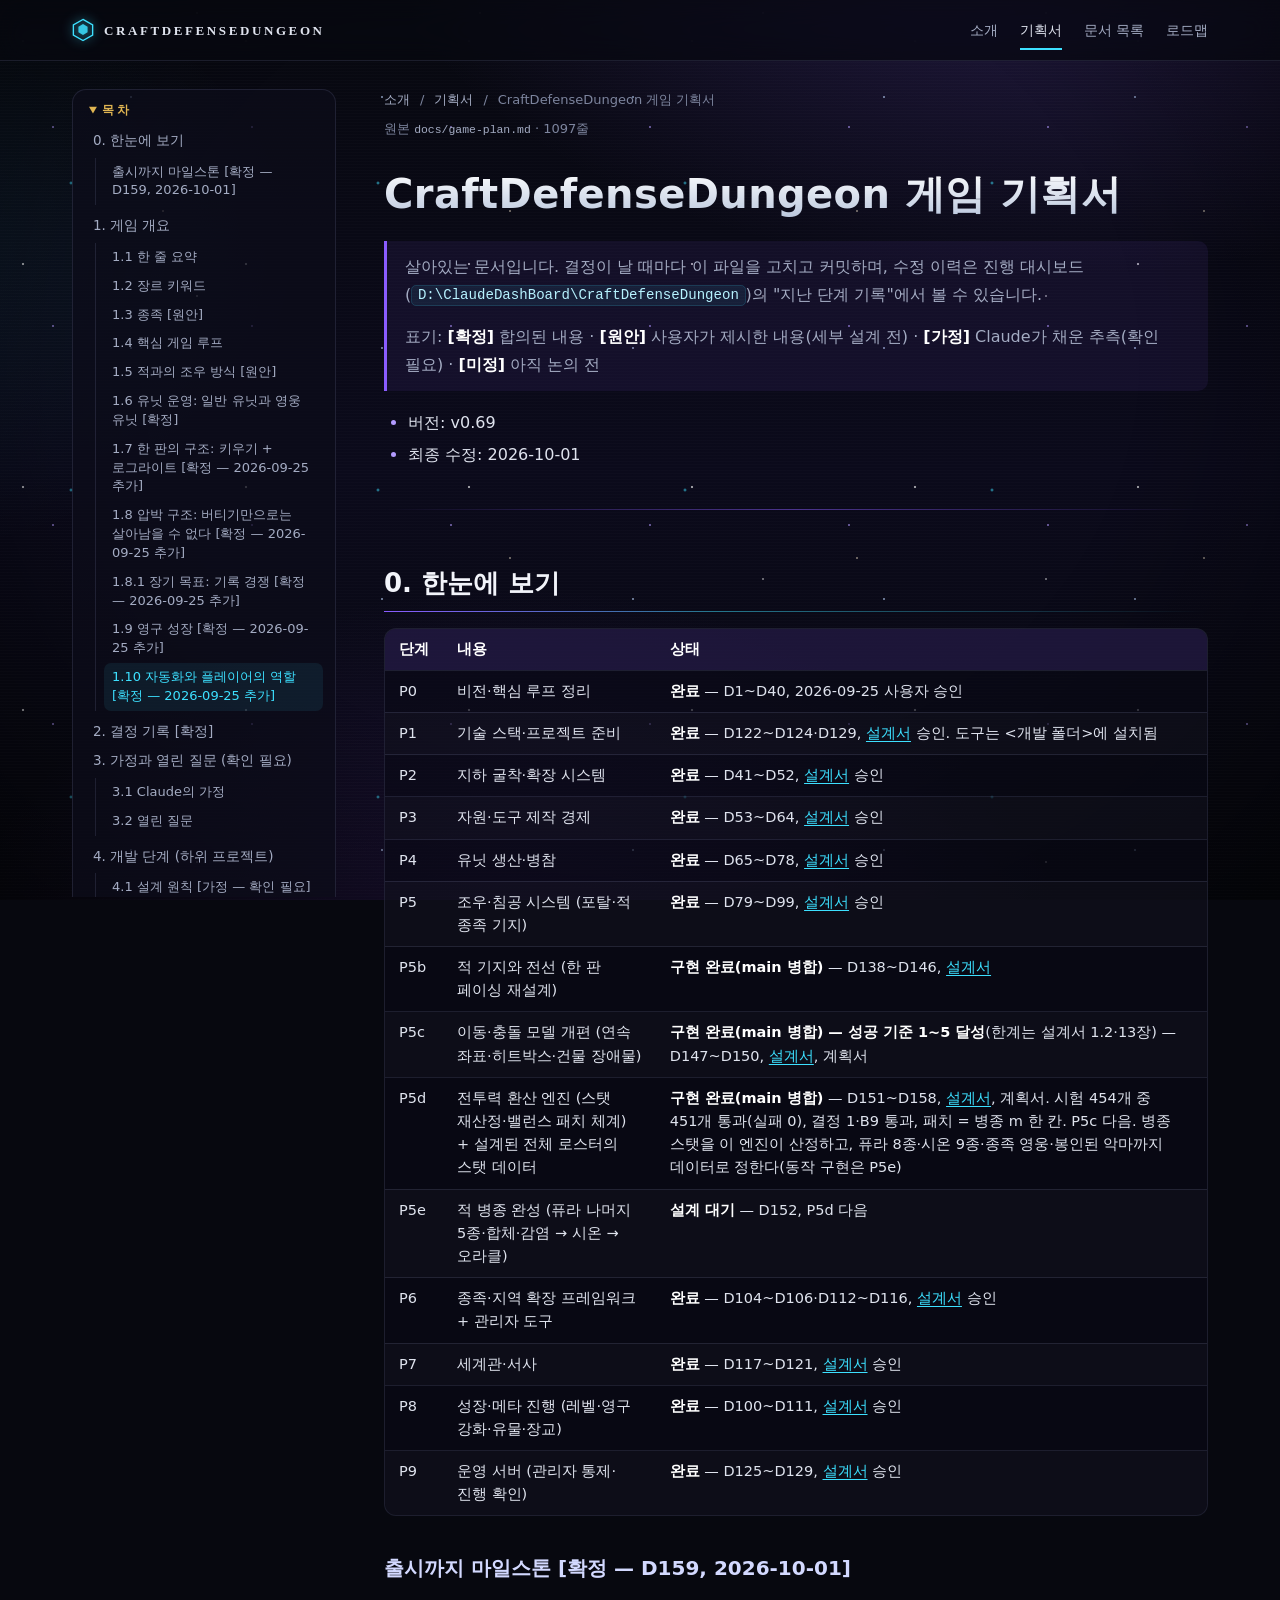
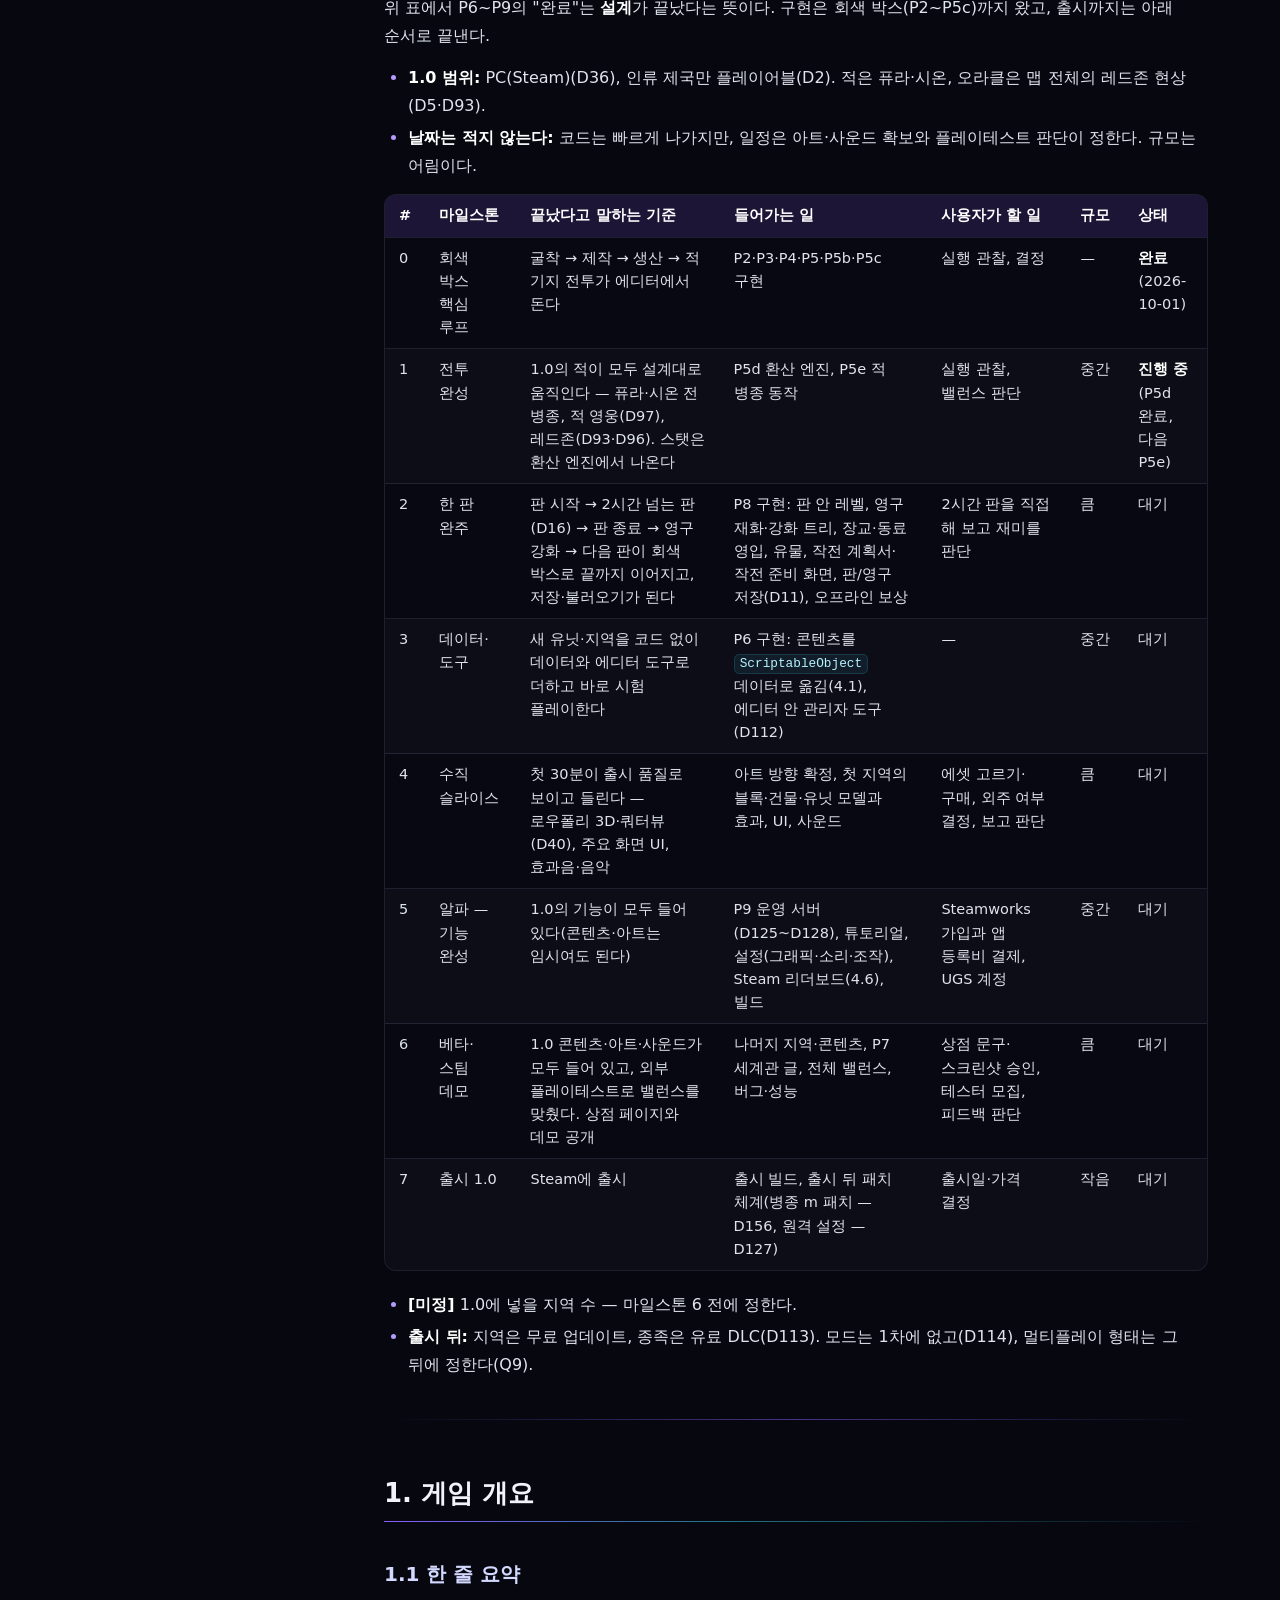
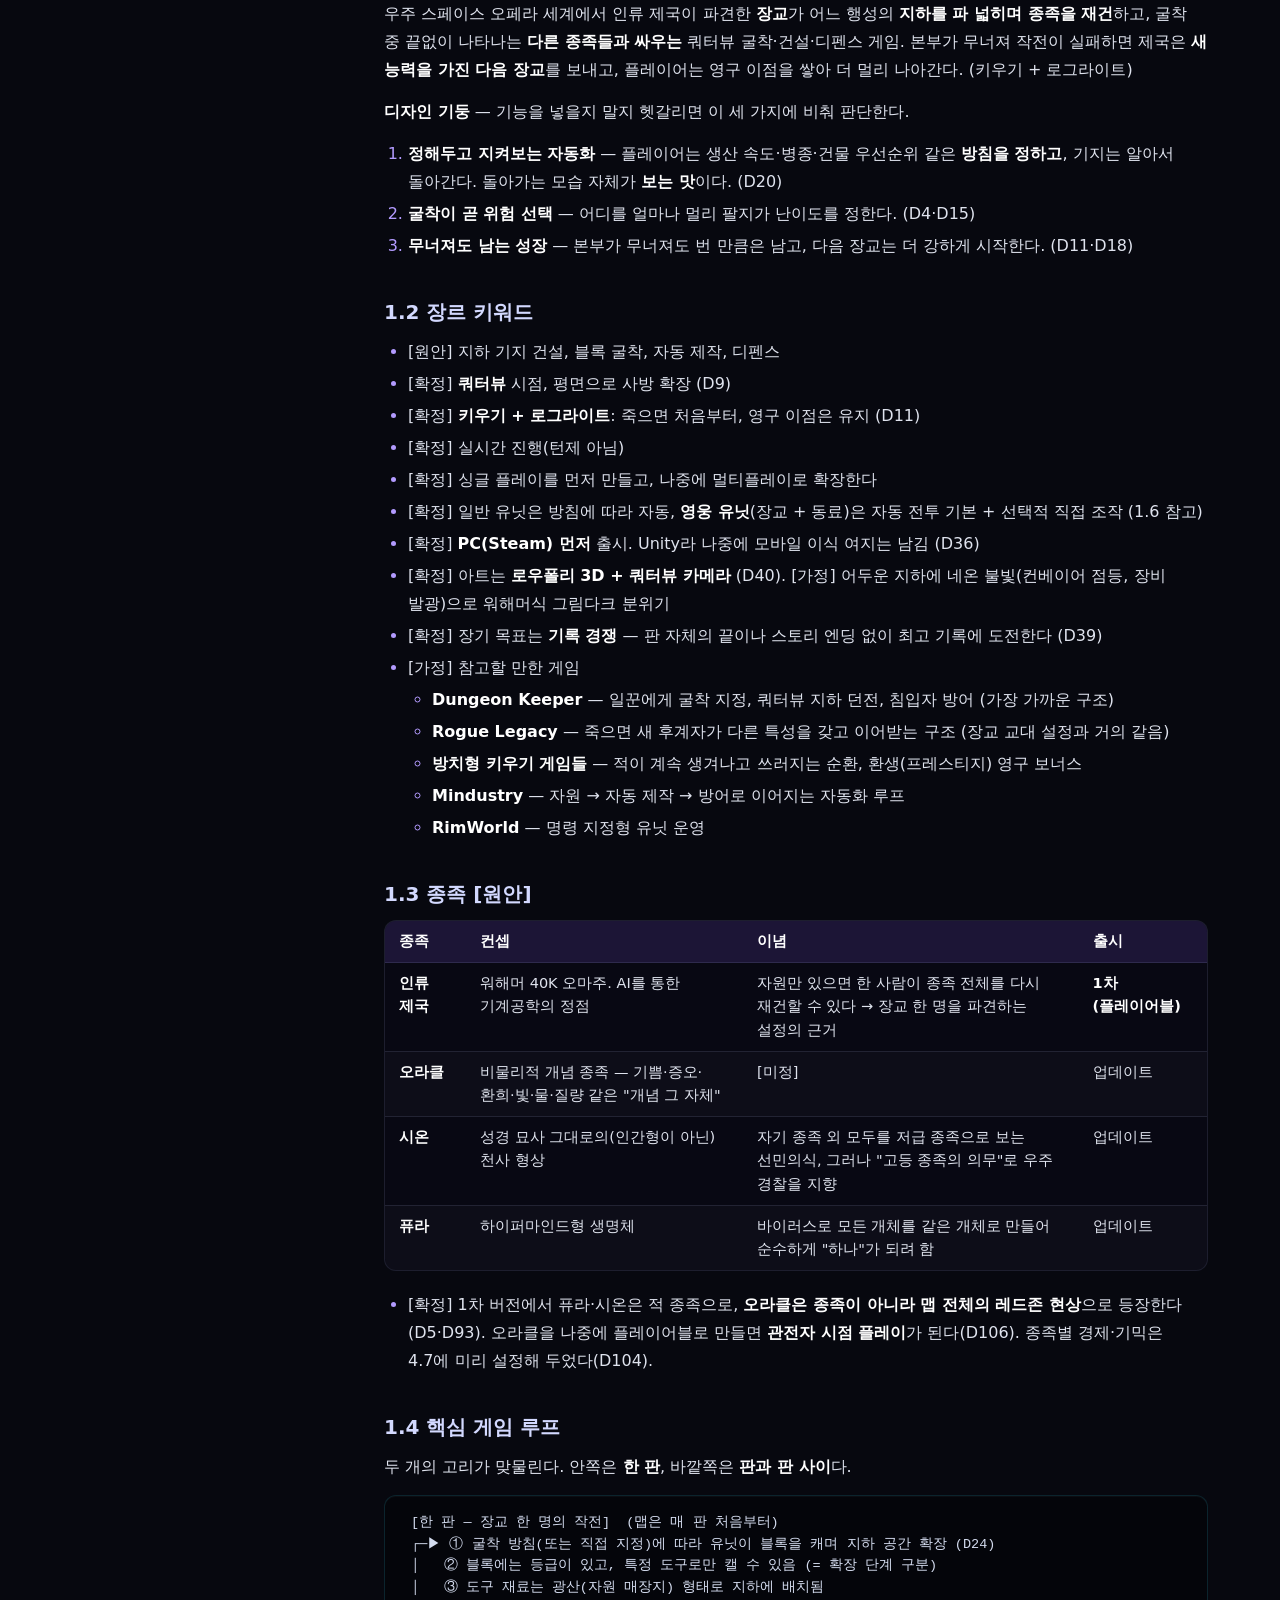
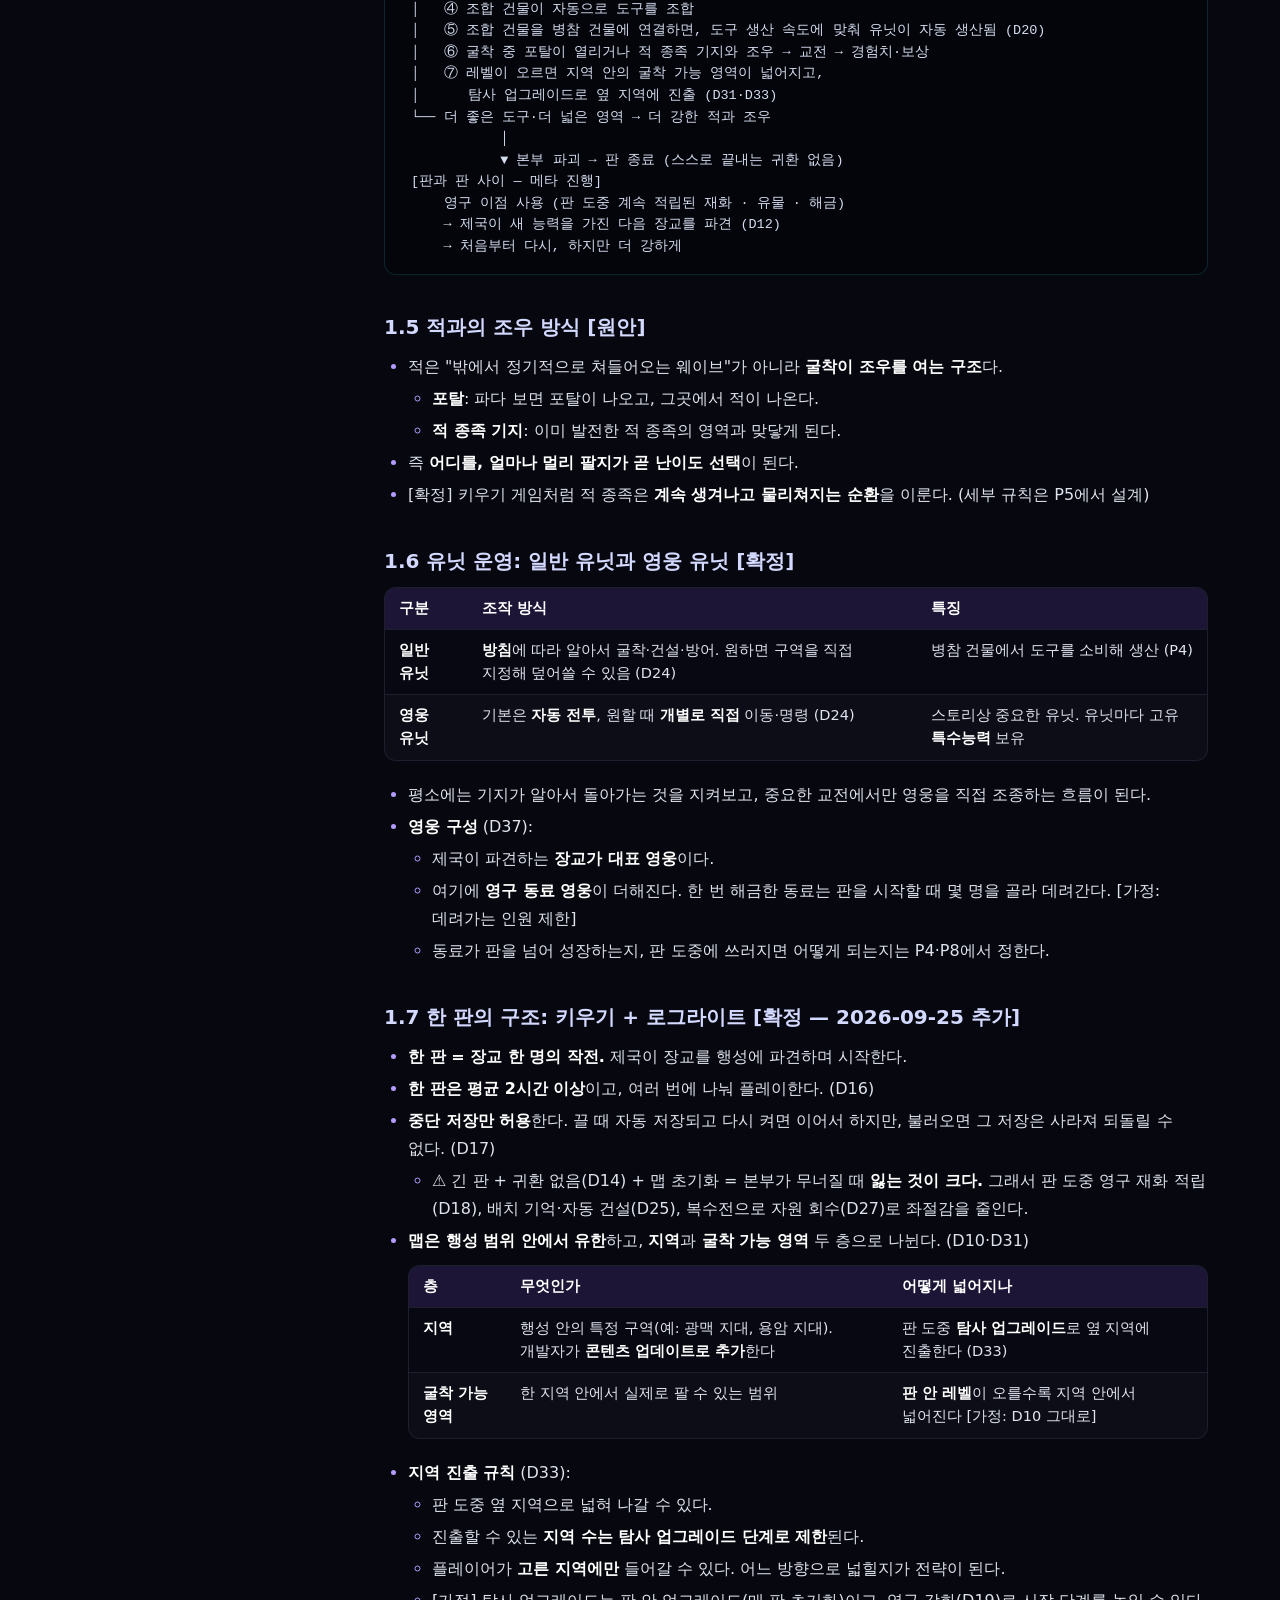
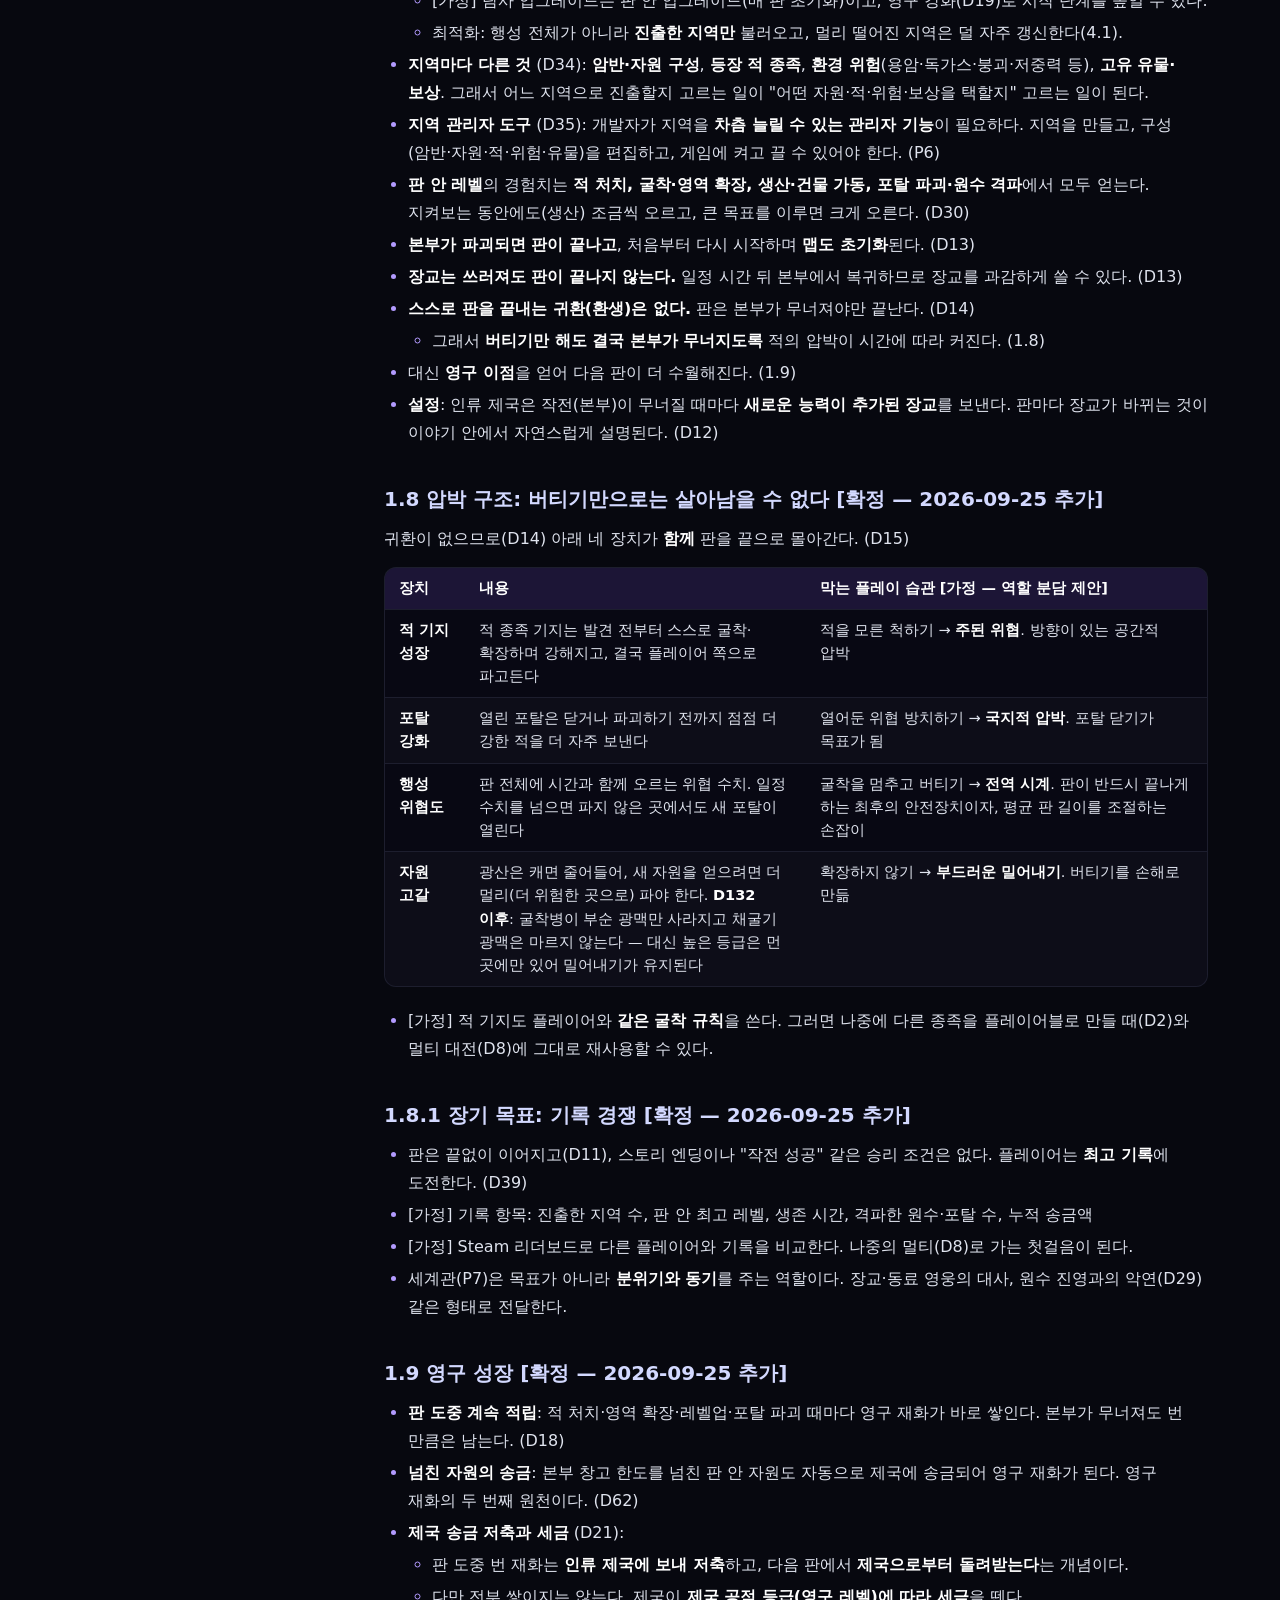
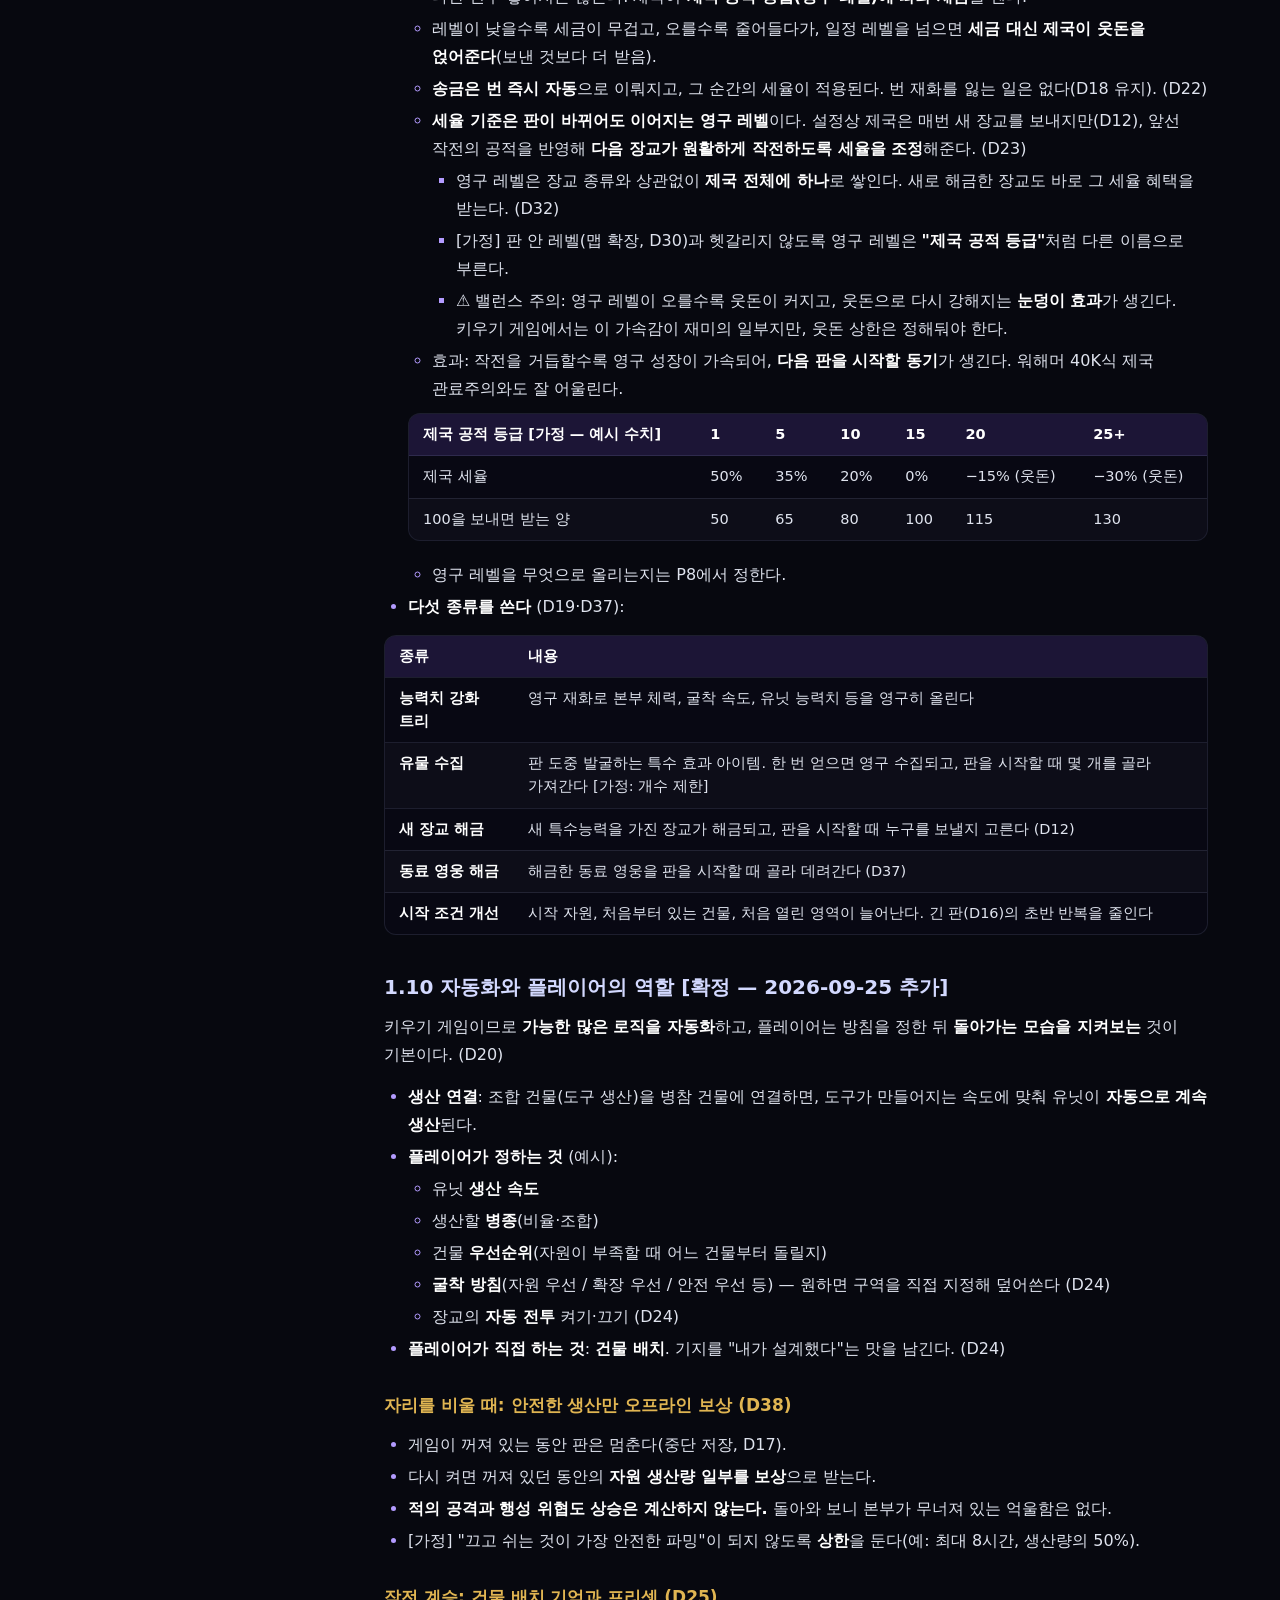
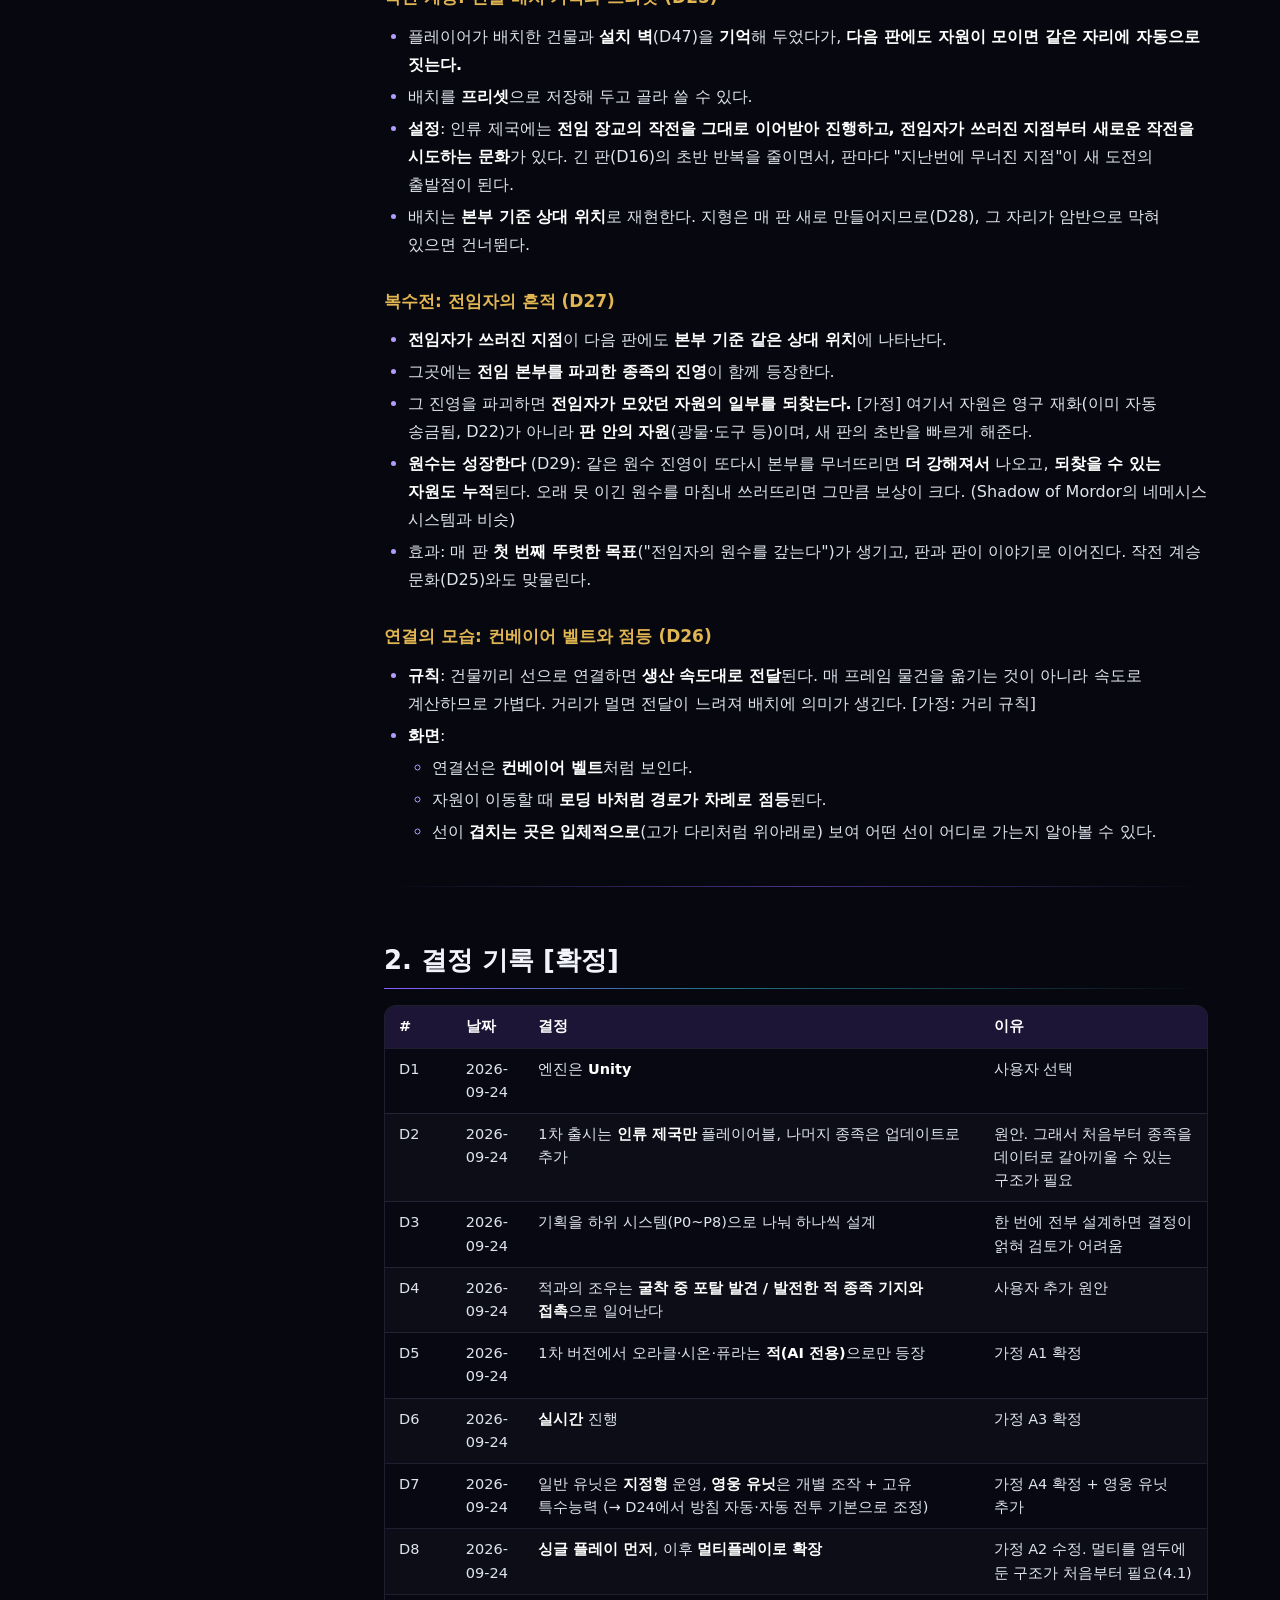
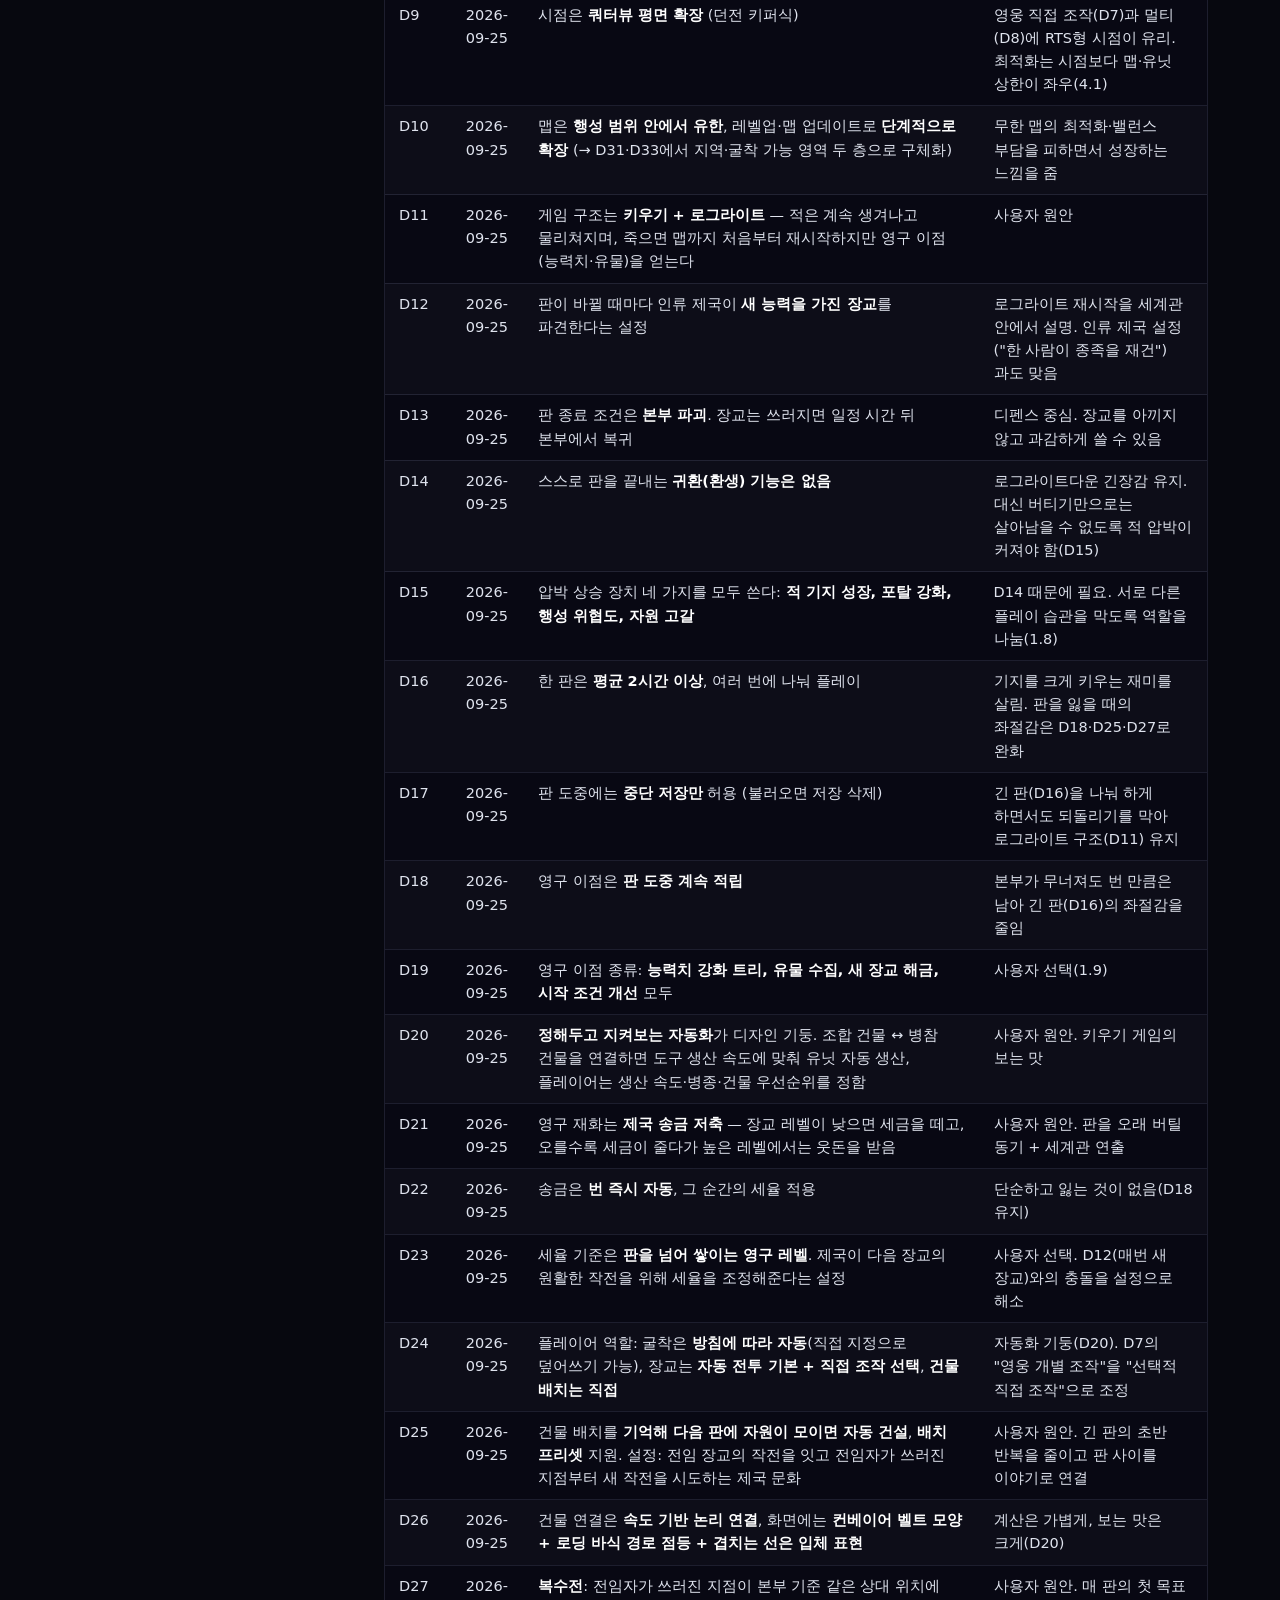
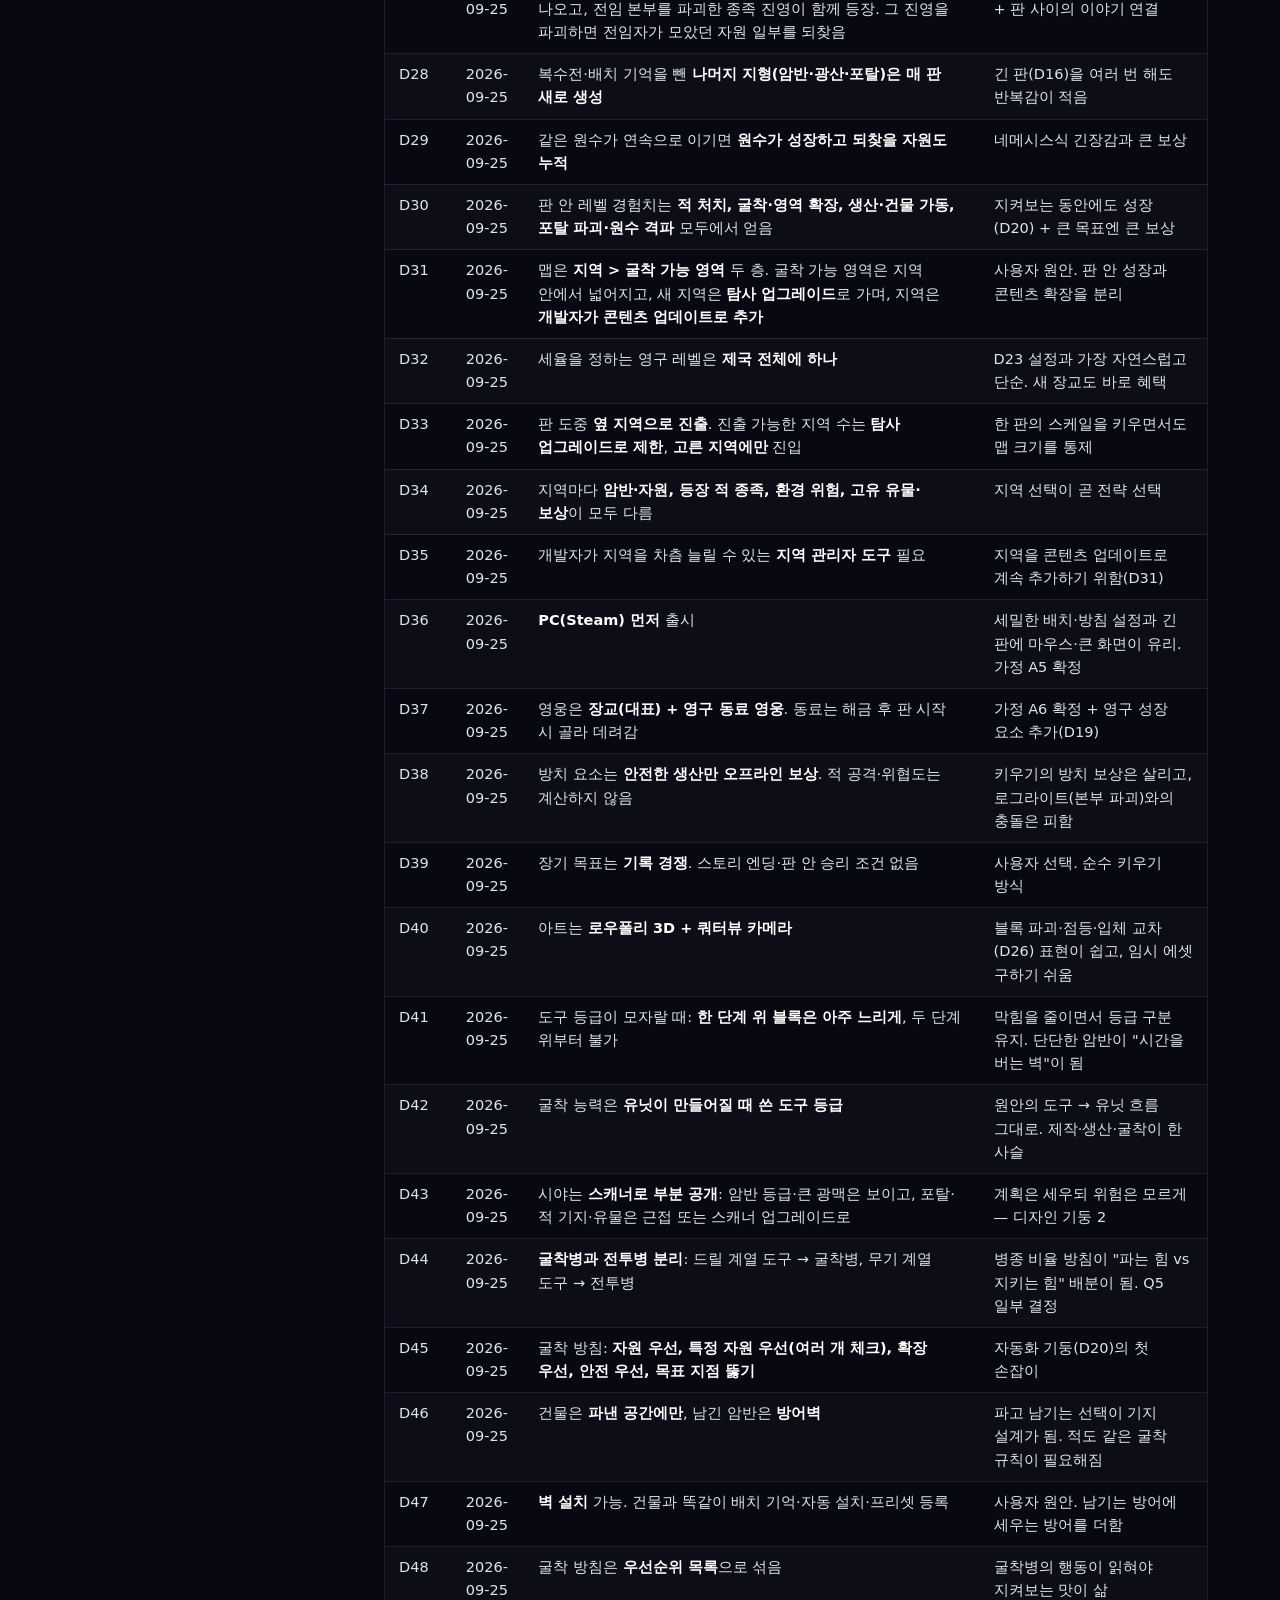
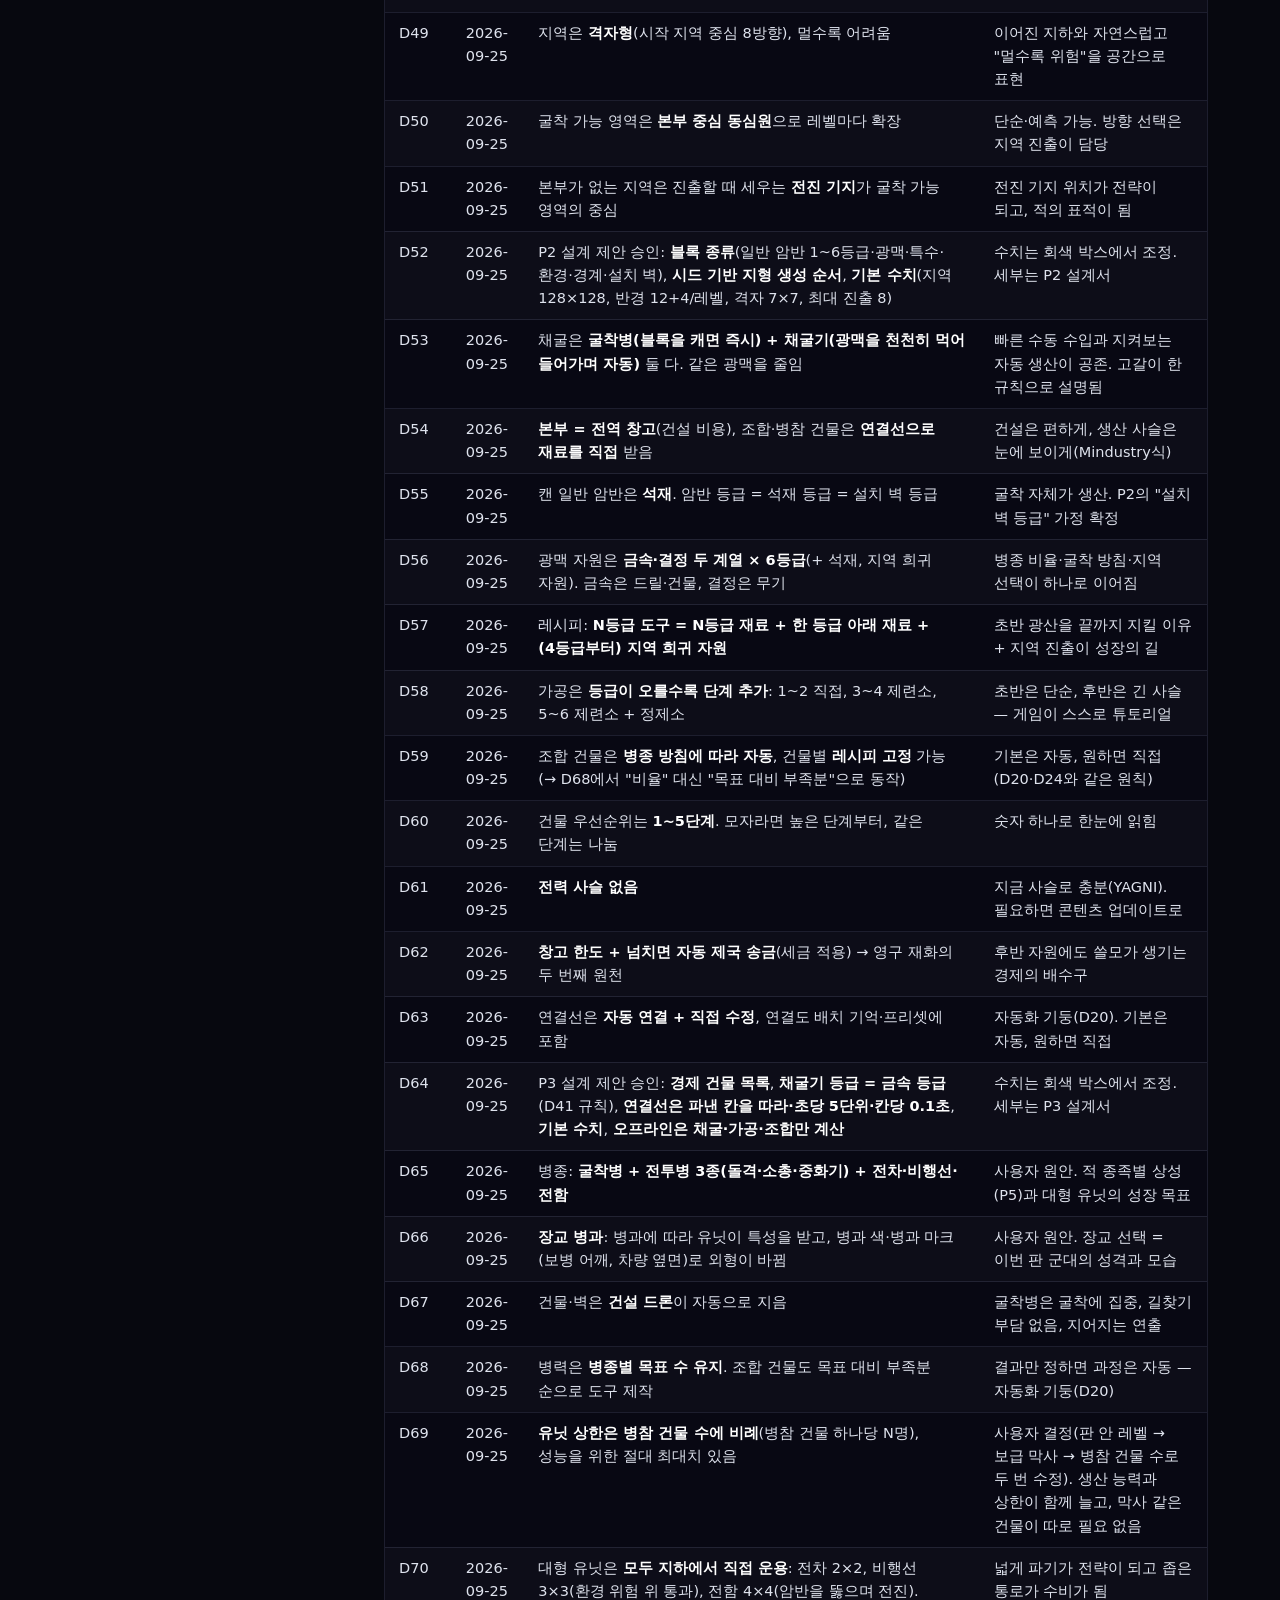
<file: docs/game-plan.html>
<!doctype html>
<html lang="ko">
<head>
<meta charset="utf-8">
<meta name="viewport" content="width=device-width, initial-scale=1">
<meta name="color-scheme" content="dark">
<title>CraftDefenseDungeon 게임 기획서 · CraftDefenseDungeon</title>
<meta name="description" content="기획서 — CraftDefenseDungeon 게임 기획서">
<link rel="stylesheet" href="assets/site.css">
<script src="assets/site.js" defer></script>
</head>
<body>
<a class="skip-link" href="#main">본문으로 건너뛰기</a>
<header class="topbar">
  <div class="wrap">
    <a class="brand" href="index.html" aria-label="CraftDefenseDungeon 소개"><svg class="brand-mark" viewBox="0 0 24 26" width="22" height="24" aria-hidden="true"><path d="M12 1.5 22.5 7.5v11L12 24.5 1.5 18.5v-11z" fill="none" stroke="currentColor" stroke-width="1.5"/><path d="M12 6.5 17 9.5v6l-5 3-5-3v-6z" fill="currentColor" opacity=".85"/></svg><span>CraftDefenseDungeon</span></a>
    <nav class="site-nav" aria-label="사이트"><a href="index.html">소개</a><a href="game-plan.html" aria-current="page">기획서</a><a href="index.html#docs">문서 목록</a><a href="index.html#roadmap">로드맵</a></nav>
  </div>
</header>
<div class="wrap doc-layout">
<aside class="doc-aside"><details class="toc" open><summary>목차</summary><nav aria-label="목차"><ol><li><a href="#0-한눈에-보기">0. 한눈에 보기</a><ol><li><a href="#출시까지-마일스톤-확정--d159-2026-10-01">출시까지 마일스톤 [확정 — D159, 2026-10-01]</a></li></ol></li><li><a href="#1-게임-개요">1. 게임 개요</a><ol><li><a href="#11-한-줄-요약">1.1 한 줄 요약</a></li><li><a href="#12-장르-키워드">1.2 장르 키워드</a></li><li><a href="#13-종족-원안">1.3 종족 [원안]</a></li><li><a href="#14-핵심-게임-루프">1.4 핵심 게임 루프</a></li><li><a href="#15-적과의-조우-방식-원안">1.5 적과의 조우 방식 [원안]</a></li><li><a href="#16-유닛-운영-일반-유닛과-영웅-유닛-확정">1.6 유닛 운영: 일반 유닛과 영웅 유닛 [확정]</a></li><li><a href="#17-한-판의-구조-키우기--로그라이트-확정--2026-09-25-추가">1.7 한 판의 구조: 키우기 + 로그라이트 [확정 — 2026-09-25 추가]</a></li><li><a href="#18-압박-구조-버티기만으로는-살아남을-수-없다-확정--2026-09-25-추가">1.8 압박 구조: 버티기만으로는 살아남을 수 없다 [확정 — 2026-09-25 추가]</a></li><li><a href="#181-장기-목표-기록-경쟁-확정--2026-09-25-추가">1.8.1 장기 목표: 기록 경쟁 [확정 — 2026-09-25 추가]</a></li><li><a href="#19-영구-성장-확정--2026-09-25-추가">1.9 영구 성장 [확정 — 2026-09-25 추가]</a></li><li><a href="#110-자동화와-플레이어의-역할-확정--2026-09-25-추가">1.10 자동화와 플레이어의 역할 [확정 — 2026-09-25 추가]</a></li></ol></li><li><a href="#2-결정-기록-확정">2. 결정 기록 [확정]</a></li><li><a href="#3-가정과-열린-질문-확인-필요">3. 가정과 열린 질문 (확인 필요)</a><ol><li><a href="#31-claude의-가정">3.1 Claude의 가정</a></li><li><a href="#32-열린-질문">3.2 열린 질문</a></li></ol></li><li><a href="#4-개발-단계-하위-프로젝트">4. 개발 단계 (하위 프로젝트)</a><ol><li><a href="#41-설계-원칙-가정--확인-필요">4.1 설계 원칙 [가정 — 확인 필요]</a></li><li><a href="#42-p2-지하-굴착확장-완료--설계서-승인">4.2 P2 지하 굴착·확장 [완료 — 설계서 승인]</a></li><li><a href="#43-p3-자원도구-제작-경제-완료--설계서-승인">4.3 P3 자원·도구 제작 경제 [완료 — 설계서 승인]</a></li><li><a href="#44-p4-유닛-생산병참-완료--설계서-승인">4.4 P4 유닛 생산·병참 [완료 — 설계서 승인]</a></li><li><a href="#45-p5-조우침공-완료--설계서-승인">4.5 P5 조우·침공 [완료 — 설계서 승인]</a></li><li><a href="#46-p8-성장메타-진행-완료--설계서-승인">4.6 P8 성장·메타 진행 [완료 — 설계서 승인]</a></li><li><a href="#47-p6-종족지역-확장-프레임워크--관리자-도구-완료--설계서-승인">4.7 P6 종족·지역 확장 프레임워크 + 관리자 도구 [완료 — 설계서 승인]</a></li><li><a href="#48-p7-세계관서사-완료--설계서-승인">4.8 P7 세계관·서사 [완료 — 설계서 승인]</a></li><li><a href="#49-p1-기술-스택프로젝트-준비-설계-중--2026-09-28-시작">4.9 P1 기술 스택·프로젝트 준비 [설계 중 — 2026-09-28 시작]</a></li></ol></li><li><a href="#5-개발-준비물-체크리스트">5. 개발 준비물 체크리스트</a></li><li><a href="#6-변경-이력">6. 변경 이력</a></li></ol></nav></details></aside>
<main id="main" class="doc-main">
<nav class="crumbs" aria-label="현재 위치"><a href="index.html">소개</a><span aria-hidden="true">/</span><a href="index.html#docs">기획서</a><span aria-hidden="true">/</span><span aria-current="page">CraftDefenseDungeon 게임 기획서</span></nav>
<p class="doc-src">원본 <code>docs/game-plan.md</code> · 1097줄</p>
<article class="md">
<h1 id="craftdefensedungeon-게임-기획서">CraftDefenseDungeon 게임 기획서</h1>
<blockquote>
<p>살아있는 문서입니다. 결정이 날 때마다 이 파일을 고치고 커밋하며, 수정 이력은 진행 대시보드(<code>D:\ClaudeDashBoard\CraftDefenseDungeon</code>)의 &quot;지난 단계 기록&quot;에서 볼 수 있습니다.</p>
<p>표기: <strong>[확정]</strong> 합의된 내용 · <strong>[원안]</strong> 사용자가 제시한 내용(세부 설계 전) · <strong>[가정]</strong> Claude가 채운 추측(확인 필요) · <strong>[미정]</strong> 아직 논의 전</p>
</blockquote>
<ul>
<li><p>버전: v0.69</p></li>
<li><p>최종 수정: 2026-10-01</p></li>
</ul>
<hr>
<h2 id="0-한눈에-보기">0. 한눈에 보기</h2>
<div class="table-wrap" tabindex="0" role="region" aria-label="표"><table>
<thead><tr><th scope="col">단계</th><th scope="col">내용</th><th scope="col">상태</th></tr></thead>
<tbody>
<tr><td>P0</td><td>비전·핵심 루프 정리</td><td><strong>완료</strong> — D1~D40, 2026-09-25 사용자 승인</td></tr>
<tr><td>P1</td><td>기술 스택·프로젝트 준비</td><td><strong>완료</strong> — D122~D124·D129, <a href="specs/2026-09-28-p1-p9-setup-liveops-design.html">설계서</a> 승인. 도구는 &lt;개발 폴더&gt;에 설치됨</td></tr>
<tr><td>P2</td><td>지하 굴착·확장 시스템</td><td><strong>완료</strong> — D41~D52, <a href="specs/2026-09-25-p2-digging-design.html">설계서</a> 승인</td></tr>
<tr><td>P3</td><td>자원·도구 제작 경제</td><td><strong>완료</strong> — D53~D64, <a href="specs/2026-09-25-p3-economy-design.html">설계서</a> 승인</td></tr>
<tr><td>P4</td><td>유닛 생산·병참</td><td><strong>완료</strong> — D65~D78, <a href="specs/2026-09-25-p4-units-design.html">설계서</a> 승인</td></tr>
<tr><td>P5</td><td>조우·침공 시스템 (포탈·적 종족 기지)</td><td><strong>완료</strong> — D79~D99, <a href="specs/2026-09-25-p5-encounters-design.html">설계서</a> 승인</td></tr>
<tr><td>P5b</td><td>적 기지와 전선 (한 판 페이싱 재설계)</td><td><strong>구현 완료(main 병합)</strong> — D138~D146, <a href="specs/2026-09-29-p5b-enemy-bases-design.html">설계서</a></td></tr>
<tr><td>P5c</td><td>이동·충돌 모델 개편 (연속 좌표·히트박스·건물 장애물)</td><td><strong>구현 완료(main 병합) — 성공 기준 1~5 달성</strong>(한계는 설계서 1.2·13장) — D147~D150, <a href="specs/2026-09-29-p5c-movement-collision-design.html">설계서</a>, 계획서</td></tr>
<tr><td>P5d</td><td>전투력 환산 엔진 (스탯 재산정·밸런스 패치 체계) + 설계된 전체 로스터의 스탯 데이터</td><td><strong>구현 완료(main 병합)</strong> — D151~D158, <a href="specs/2026-10-01-p5d-combat-power-engine-design.html">설계서</a>, 계획서. 시험 454개 중 451개 통과(실패 0), 결정 1·B9 통과, 패치 = 병종 m 한 칸. P5c 다음. 병종 스탯을 이 엔진이 산정하고, 퓨라 8종·시온 9종·종족 영웅·봉인된 악마까지 데이터로 정한다(동작 구현은 P5e)</td></tr>
<tr><td>P5e</td><td>적 병종 완성 (퓨라 나머지 5종·합체·감염 → 시온 → 오라클)</td><td><strong>설계 대기</strong> — D152, P5d 다음</td></tr>
<tr><td>P6</td><td>종족·지역 확장 프레임워크 + 관리자 도구</td><td><strong>완료</strong> — D104~D106·D112~D116, <a href="specs/2026-09-26-p6-extension-design.html">설계서</a> 승인</td></tr>
<tr><td>P7</td><td>세계관·서사</td><td><strong>완료</strong> — D117~D121, <a href="specs/2026-09-28-p7-lore-design.html">설계서</a> 승인</td></tr>
<tr><td>P8</td><td>성장·메타 진행 (레벨·영구 강화·유물·장교)</td><td><strong>완료</strong> — D100~D111, <a href="specs/2026-09-26-p8-progression-design.html">설계서</a> 승인</td></tr>
<tr><td>P9</td><td>운영 서버 (관리자 통제·진행 확인)</td><td><strong>완료</strong> — D125~D129, <a href="specs/2026-09-28-p1-p9-setup-liveops-design.html">설계서</a> 승인</td></tr>
</tbody></table></div>
<h3 id="출시까지-마일스톤-확정--d159-2026-10-01">출시까지 마일스톤 [확정 — D159, 2026-10-01]</h3>
<p>위 표에서 P6~P9의 &quot;완료&quot;는 <strong>설계</strong>가 끝났다는 뜻이다. 구현은 회색 박스(P2~P5c)까지 왔고, 출시까지는 아래 순서로 끝낸다.</p>
<ul>
<li><p><strong>1.0 범위:</strong> PC(Steam)(D36), 인류 제국만 플레이어블(D2). 적은 퓨라·시온, 오라클은 맵 전체의 레드존 현상(D5·D93).</p></li>
<li><p><strong>날짜는 적지 않는다:</strong> 코드는 빠르게 나가지만, 일정은 아트·사운드 확보와 플레이테스트 판단이 정한다. 규모는 어림이다.</p></li>
</ul>
<div class="table-wrap" tabindex="0" role="region" aria-label="표"><table>
<thead><tr><th scope="col">#</th><th scope="col">마일스톤</th><th scope="col">끝났다고 말하는 기준</th><th scope="col">들어가는 일</th><th scope="col">사용자가 할 일</th><th scope="col">규모</th><th scope="col">상태</th></tr></thead>
<tbody>
<tr><td>0</td><td>회색 박스 핵심 루프</td><td>굴착 → 제작 → 생산 → 적 기지 전투가 에디터에서 돈다</td><td>P2·P3·P4·P5·P5b·P5c 구현</td><td>실행 관찰, 결정</td><td>—</td><td><strong>완료</strong> (2026-10-01)</td></tr>
<tr><td>1</td><td>전투 완성</td><td>1.0의 적이 모두 설계대로 움직인다 — 퓨라·시온 전 병종, 적 영웅(D97), 레드존(D93·D96). 스탯은 환산 엔진에서 나온다</td><td>P5d 환산 엔진, P5e 적 병종 동작</td><td>실행 관찰, 밸런스 판단</td><td>중간</td><td><strong>진행 중</strong> (P5d 완료, 다음 P5e)</td></tr>
<tr><td>2</td><td>한 판 완주</td><td>판 시작 → 2시간 넘는 판(D16) → 판 종료 → 영구 강화 → 다음 판이 회색 박스로 끝까지 이어지고, 저장·불러오기가 된다</td><td>P8 구현: 판 안 레벨, 영구 재화·강화 트리, 장교·동료 영입, 유물, 작전 계획서·작전 준비 화면, 판/영구 저장(D11), 오프라인 보상</td><td>2시간 판을 직접 해 보고 재미를 판단</td><td>큼</td><td>대기</td></tr>
<tr><td>3</td><td>데이터·도구</td><td>새 유닛·지역을 코드 없이 데이터와 에디터 도구로 더하고 바로 시험 플레이한다</td><td>P6 구현: 콘텐츠를 <code>ScriptableObject</code> 데이터로 옮김(4.1), 에디터 안 관리자 도구(D112)</td><td>—</td><td>중간</td><td>대기</td></tr>
<tr><td>4</td><td>수직 슬라이스</td><td>첫 30분이 출시 품질로 보이고 들린다 — 로우폴리 3D·쿼터뷰(D40), 주요 화면 UI, 효과음·음악</td><td>아트 방향 확정, 첫 지역의 블록·건물·유닛 모델과 효과, UI, 사운드</td><td>에셋 고르기·구매, 외주 여부 결정, 보고 판단</td><td>큼</td><td>대기</td></tr>
<tr><td>5</td><td>알파 — 기능 완성</td><td>1.0의 기능이 모두 들어 있다(콘텐츠·아트는 임시여도 된다)</td><td>P9 운영 서버(D125~D128), 튜토리얼, 설정(그래픽·소리·조작), Steam 리더보드(4.6), 빌드</td><td>Steamworks 가입과 앱 등록비 결제, UGS 계정</td><td>중간</td><td>대기</td></tr>
<tr><td>6</td><td>베타·스팀 데모</td><td>1.0 콘텐츠·아트·사운드가 모두 들어 있고, 외부 플레이테스트로 밸런스를 맞췄다. 상점 페이지와 데모 공개</td><td>나머지 지역·콘텐츠, P7 세계관 글, 전체 밸런스, 버그·성능</td><td>상점 문구·스크린샷 승인, 테스터 모집, 피드백 판단</td><td>큼</td><td>대기</td></tr>
<tr><td>7</td><td>출시 1.0</td><td>Steam에 출시</td><td>출시 빌드, 출시 뒤 패치 체계(병종 m 패치 — D156, 원격 설정 — D127)</td><td>출시일·가격 결정</td><td>작음</td><td>대기</td></tr>
</tbody></table></div>
<ul>
<li><p><strong>[미정]</strong> 1.0에 넣을 지역 수 — 마일스톤 6 전에 정한다.</p></li>
<li><p><strong>출시 뒤:</strong> 지역은 무료 업데이트, 종족은 유료 DLC(D113). 모드는 1차에 없고(D114), 멀티플레이 형태는 그 뒤에 정한다(Q9).</p></li>
</ul>
<hr>
<h2 id="1-게임-개요">1. 게임 개요</h2>
<h3 id="11-한-줄-요약">1.1 한 줄 요약</h3>
<p>우주 스페이스 오페라 세계에서 인류 제국이 파견한 <strong>장교</strong>가 어느 행성의 <strong>지하를 파 넓히며 종족을 재건</strong>하고, 굴착 중 끝없이 나타나는 <strong>다른 종족들과 싸우는</strong> 쿼터뷰 굴착·건설·디펜스 게임. 본부가 무너져 작전이 실패하면 제국은 <strong>새 능력을 가진 다음 장교</strong>를 보내고, 플레이어는 영구 이점을 쌓아 더 멀리 나아간다. (키우기 + 로그라이트)</p>
<p><strong>디자인 기둥</strong> — 기능을 넣을지 말지 헷갈리면 이 세 가지에 비춰 판단한다.</p>
<ol>
<li><p><strong>정해두고 지켜보는 자동화</strong> — 플레이어는 생산 속도·병종·건물 우선순위 같은 <strong>방침을 정하고</strong>, 기지는 알아서 돌아간다. 돌아가는 모습 자체가 <strong>보는 맛</strong>이다. (D20)</p></li>
<li><p><strong>굴착이 곧 위험 선택</strong> — 어디를 얼마나 멀리 팔지가 난이도를 정한다. (D4·D15)</p></li>
<li><p><strong>무너져도 남는 성장</strong> — 본부가 무너져도 번 만큼은 남고, 다음 장교는 더 강하게 시작한다. (D11·D18)</p></li>
</ol>
<h3 id="12-장르-키워드">1.2 장르 키워드</h3>
<ul>
<li><p>[원안] 지하 기지 건설, 블록 굴착, 자동 제작, 디펜스</p></li>
<li><p>[확정] <strong>쿼터뷰</strong> 시점, 평면으로 사방 확장 (D9)</p></li>
<li><p>[확정] <strong>키우기 + 로그라이트</strong>: 죽으면 처음부터, 영구 이점은 유지 (D11)</p></li>
<li><p>[확정] 실시간 진행(턴제 아님)</p></li>
<li><p>[확정] 싱글 플레이를 먼저 만들고, 나중에 멀티플레이로 확장한다</p></li>
<li><p>[확정] 일반 유닛은 방침에 따라 자동, <strong>영웅 유닛</strong>(장교 + 동료)은 자동 전투 기본 + 선택적 직접 조작 (1.6 참고)</p></li>
<li><p>[확정] <strong>PC(Steam) 먼저</strong> 출시. Unity라 나중에 모바일 이식 여지는 남김 (D36)</p></li>
<li><p>[확정] 아트는 <strong>로우폴리 3D + 쿼터뷰 카메라</strong> (D40). [가정] 어두운 지하에 네온 불빛(컨베이어 점등, 장비 발광)으로 워해머식 그림다크 분위기</p></li>
<li><p>[확정] 장기 목표는 <strong>기록 경쟁</strong> — 판 자체의 끝이나 스토리 엔딩 없이 최고 기록에 도전한다 (D39)</p></li>
<li><p>[가정] 참고할 만한 게임</p>
<ul>
<li><p><strong>Dungeon Keeper</strong> — 일꾼에게 굴착 지정, 쿼터뷰 지하 던전, 침입자 방어 (가장 가까운 구조)</p></li>
<li><p><strong>Rogue Legacy</strong> — 죽으면 새 후계자가 다른 특성을 갖고 이어받는 구조 (장교 교대 설정과 거의 같음)</p></li>
<li><p><strong>방치형 키우기 게임들</strong> — 적이 계속 생겨나고 쓰러지는 순환, 환생(프레스티지) 영구 보너스</p></li>
<li><p><strong>Mindustry</strong> — 자원 → 자동 제작 → 방어로 이어지는 자동화 루프</p></li>
<li><p><strong>RimWorld</strong> — 명령 지정형 유닛 운영</p></li>
</ul></li>
</ul>
<h3 id="13-종족-원안">1.3 종족 [원안]</h3>
<div class="table-wrap" tabindex="0" role="region" aria-label="표"><table>
<thead><tr><th scope="col">종족</th><th scope="col">컨셉</th><th scope="col">이념</th><th scope="col">출시</th></tr></thead>
<tbody>
<tr><td><strong>인류 제국</strong></td><td>워해머 40K 오마주. AI를 통한 기계공학의 정점</td><td>자원만 있으면 한 사람이 종족 전체를 다시 재건할 수 있다 → 장교 한 명을 파견하는 설정의 근거</td><td><strong>1차 (플레이어블)</strong></td></tr>
<tr><td><strong>오라클</strong></td><td>비물리적 개념 종족 — 기쁨·증오·환희·빛·물·질량 같은 &quot;개념 그 자체&quot;</td><td>[미정]</td><td>업데이트</td></tr>
<tr><td><strong>시온</strong></td><td>성경 묘사 그대로의(인간형이 아닌) 천사 형상</td><td>자기 종족 외 모두를 저급 종족으로 보는 선민의식, 그러나 &quot;고등 종족의 의무&quot;로 우주 경찰을 지향</td><td>업데이트</td></tr>
<tr><td><strong>퓨라</strong></td><td>하이퍼마인드형 생명체</td><td>바이러스로 모든 개체를 같은 개체로 만들어 순수하게 &quot;하나&quot;가 되려 함</td><td>업데이트</td></tr>
</tbody></table></div>
<ul>
<li><p>[확정] 1차 버전에서 퓨라·시온은 적 종족으로, <strong>오라클은 종족이 아니라 맵 전체의 레드존 현상</strong>으로 등장한다(D5·D93). 오라클을 나중에 플레이어블로 만들면 <strong>관전자 시점 플레이</strong>가 된다(D106). 종족별 경제·기믹은 4.7에 미리 설정해 두었다(D104).</p></li>
</ul>
<h3 id="14-핵심-게임-루프">1.4 핵심 게임 루프</h3>
<p>두 개의 고리가 맞물린다. 안쪽은 <strong>한 판</strong>, 바깥쪽은 <strong>판과 판 사이</strong>다.</p>
<pre class="code"><code> [한 판 — 장교 한 명의 작전]  (맵은 매 판 처음부터)
 ┌─▶ ① 굴착 방침(또는 직접 지정)에 따라 유닛이 블록을 캐며 지하 공간 확장 (D24)
 │   ② 블록에는 등급이 있고, 특정 도구로만 캘 수 있음 (= 확장 단계 구분)
 │   ③ 도구 재료는 광산(자원 매장지) 형태로 지하에 배치됨
 │   ④ 조합 건물이 자동으로 도구를 조합
 │   ⑤ 조합 건물을 병참 건물에 연결하면, 도구 생산 속도에 맞춰 유닛이 자동 생산됨 (D20)
 │   ⑥ 굴착 중 포탈이 열리거나 적 종족 기지와 조우 → 교전 → 경험치·보상
 │   ⑦ 레벨이 오르면 지역 안의 굴착 가능 영역이 넓어지고,
 │      탐사 업그레이드로 옆 지역에 진출 (D31·D33)
 └── 더 좋은 도구·더 넓은 영역 → 더 강한 적과 조우
            │
            ▼ 본부 파괴 → 판 종료 (스스로 끝내는 귀환 없음)
 [판과 판 사이 — 메타 진행]
     영구 이점 사용 (판 도중 계속 적립된 재화 · 유물 · 해금)
     → 제국이 새 능력을 가진 다음 장교를 파견 (D12)
     → 처음부터 다시, 하지만 더 강하게</code></pre>
<h3 id="15-적과의-조우-방식-원안">1.5 적과의 조우 방식 [원안]</h3>
<ul>
<li><p>적은 &quot;밖에서 정기적으로 쳐들어오는 웨이브&quot;가 아니라 <strong>굴착이 조우를 여는 구조</strong>다.</p>
<ul>
<li><p><strong>포탈</strong>: 파다 보면 포탈이 나오고, 그곳에서 적이 나온다.</p></li>
<li><p><strong>적 종족 기지</strong>: 이미 발전한 적 종족의 영역과 맞닿게 된다.</p></li>
</ul></li>
<li><p>즉 <strong>어디를, 얼마나 멀리 팔지가 곧 난이도 선택</strong>이 된다.</p></li>
<li><p>[확정] 키우기 게임처럼 적 종족은 <strong>계속 생겨나고 물리쳐지는 순환</strong>을 이룬다. (세부 규칙은 P5에서 설계)</p></li>
</ul>
<h3 id="16-유닛-운영-일반-유닛과-영웅-유닛-확정">1.6 유닛 운영: 일반 유닛과 영웅 유닛 [확정]</h3>
<div class="table-wrap" tabindex="0" role="region" aria-label="표"><table>
<thead><tr><th scope="col">구분</th><th scope="col">조작 방식</th><th scope="col">특징</th></tr></thead>
<tbody>
<tr><td><strong>일반 유닛</strong></td><td><strong>방침</strong>에 따라 알아서 굴착·건설·방어. 원하면 구역을 직접 지정해 덮어쓸 수 있음 (D24)</td><td>병참 건물에서 도구를 소비해 생산 (P4)</td></tr>
<tr><td><strong>영웅 유닛</strong></td><td>기본은 <strong>자동 전투</strong>, 원할 때 <strong>개별로 직접</strong> 이동·명령 (D24)</td><td>스토리상 중요한 유닛. 유닛마다 고유 <strong>특수능력</strong> 보유</td></tr>
</tbody></table></div>
<ul>
<li><p>평소에는 기지가 알아서 돌아가는 것을 지켜보고, 중요한 교전에서만 영웅을 직접 조종하는 흐름이 된다.</p></li>
<li><p><strong>영웅 구성</strong> (D37):</p>
<ul>
<li><p>제국이 파견하는 <strong>장교가 대표 영웅</strong>이다.</p></li>
<li><p>여기에 <strong>영구 동료 영웅</strong>이 더해진다. 한 번 해금한 동료는 판을 시작할 때 몇 명을 골라 데려간다. [가정: 데려가는 인원 제한]</p></li>
<li><p>동료가 판을 넘어 성장하는지, 판 도중에 쓰러지면 어떻게 되는지는 P4·P8에서 정한다.</p></li>
</ul></li>
</ul>
<h3 id="17-한-판의-구조-키우기--로그라이트-확정--2026-09-25-추가">1.7 한 판의 구조: 키우기 + 로그라이트 [확정 — 2026-09-25 추가]</h3>
<ul>
<li><p><strong>한 판 = 장교 한 명의 작전.</strong> 제국이 장교를 행성에 파견하며 시작한다.</p></li>
<li><p><strong>한 판은 평균 2시간 이상</strong>이고, 여러 번에 나눠 플레이한다. (D16)</p></li>
<li><p><strong>중단 저장만 허용</strong>한다. 끌 때 자동 저장되고 다시 켜면 이어서 하지만, 불러오면 그 저장은 사라져 되돌릴 수 없다. (D17)</p>
<ul>
<li><p>⚠️ 긴 판 + 귀환 없음(D14) + 맵 초기화 = 본부가 무너질 때 <strong>잃는 것이 크다.</strong> 그래서 판 도중 영구 재화 적립(D18), 배치 기억·자동 건설(D25), 복수전으로 자원 회수(D27)로 좌절감을 줄인다.</p></li>
</ul></li>
<li><p><strong>맵은 행성 범위 안에서 유한</strong>하고, <strong>지역</strong>과 <strong>굴착 가능 영역</strong> 두 층으로 나뉜다. (D10·D31)</p>
<div class="table-wrap" tabindex="0" role="region" aria-label="표"><table>
<thead><tr><th scope="col">층</th><th scope="col">무엇인가</th><th scope="col">어떻게 넓어지나</th></tr></thead>
<tbody>
<tr><td><strong>지역</strong></td><td>행성 안의 특정 구역(예: 광맥 지대, 용암 지대). 개발자가 <strong>콘텐츠 업데이트로 추가</strong>한다</td><td>판 도중 <strong>탐사 업그레이드</strong>로 옆 지역에 진출한다 (D33)</td></tr>
<tr><td><strong>굴착 가능 영역</strong></td><td>한 지역 안에서 실제로 팔 수 있는 범위</td><td><strong>판 안 레벨</strong>이 오를수록 지역 안에서 넓어진다 [가정: D10 그대로]</td></tr>
</tbody></table></div></li>
<li><p><strong>지역 진출 규칙</strong> (D33):</p>
<ul>
<li><p>판 도중 옆 지역으로 넓혀 나갈 수 있다.</p></li>
<li><p>진출할 수 있는 <strong>지역 수는 탐사 업그레이드 단계로 제한</strong>된다.</p></li>
<li><p>플레이어가 <strong>고른 지역에만</strong> 들어갈 수 있다. 어느 방향으로 넓힐지가 전략이 된다.</p></li>
<li><p>[가정] 탐사 업그레이드는 판 안 업그레이드(매 판 초기화)이고, 영구 강화(D19)로 시작 단계를 높일 수 있다.</p></li>
<li><p>최적화: 행성 전체가 아니라 <strong>진출한 지역만</strong> 불러오고, 멀리 떨어진 지역은 덜 자주 갱신한다(4.1).</p></li>
</ul></li>
<li><p><strong>지역마다 다른 것</strong> (D34): <strong>암반·자원 구성</strong>, <strong>등장 적 종족</strong>, <strong>환경 위험</strong>(용암·독가스·붕괴·저중력 등), <strong>고유 유물·보상</strong>. 그래서 어느 지역으로 진출할지 고르는 일이 &quot;어떤 자원·적·위험·보상을 택할지&quot; 고르는 일이 된다.</p></li>
<li><p><strong>지역 관리자 도구</strong> (D35): 개발자가 지역을 <strong>차츰 늘릴 수 있는 관리자 기능</strong>이 필요하다. 지역을 만들고, 구성(암반·자원·적·위험·유물)을 편집하고, 게임에 켜고 끌 수 있어야 한다. (P6)</p></li>
<li><p><strong>판 안 레벨</strong>의 경험치는 <strong>적 처치, 굴착·영역 확장, 생산·건물 가동, 포탈 파괴·원수 격파</strong>에서 모두 얻는다. 지켜보는 동안에도(생산) 조금씩 오르고, 큰 목표를 이루면 크게 오른다. (D30)</p></li>
<li><p><strong>본부가 파괴되면 판이 끝나고</strong>, 처음부터 다시 시작하며 <strong>맵도 초기화</strong>된다. (D13)</p></li>
<li><p><strong>장교는 쓰러져도 판이 끝나지 않는다.</strong> 일정 시간 뒤 본부에서 복귀하므로 장교를 과감하게 쓸 수 있다. (D13)</p></li>
<li><p><strong>스스로 판을 끝내는 귀환(환생)은 없다.</strong> 판은 본부가 무너져야만 끝난다. (D14)</p>
<ul>
<li><p>그래서 <strong>버티기만 해도 결국 본부가 무너지도록</strong> 적의 압박이 시간에 따라 커진다. (1.8)</p></li>
</ul></li>
<li><p>대신 <strong>영구 이점</strong>을 얻어 다음 판이 더 수월해진다. (1.9)</p></li>
<li><p><strong>설정</strong>: 인류 제국은 작전(본부)이 무너질 때마다 <strong>새로운 능력이 추가된 장교</strong>를 보낸다. 판마다 장교가 바뀌는 것이 이야기 안에서 자연스럽게 설명된다. (D12)</p></li>
</ul>
<h3 id="18-압박-구조-버티기만으로는-살아남을-수-없다-확정--2026-09-25-추가">1.8 압박 구조: 버티기만으로는 살아남을 수 없다 [확정 — 2026-09-25 추가]</h3>
<p>귀환이 없으므로(D14) 아래 네 장치가 <strong>함께</strong> 판을 끝으로 몰아간다. (D15)</p>
<div class="table-wrap" tabindex="0" role="region" aria-label="표"><table>
<thead><tr><th scope="col">장치</th><th scope="col">내용</th><th scope="col">막는 플레이 습관 [가정 — 역할 분담 제안]</th></tr></thead>
<tbody>
<tr><td><strong>적 기지 성장</strong></td><td>적 종족 기지는 발견 전부터 스스로 굴착·확장하며 강해지고, 결국 플레이어 쪽으로 파고든다</td><td>적을 모른 척하기 → <strong>주된 위협</strong>. 방향이 있는 공간적 압박</td></tr>
<tr><td><strong>포탈 강화</strong></td><td>열린 포탈은 닫거나 파괴하기 전까지 점점 더 강한 적을 더 자주 보낸다</td><td>열어둔 위협 방치하기 → <strong>국지적 압박</strong>. 포탈 닫기가 목표가 됨</td></tr>
<tr><td><strong>행성 위협도</strong></td><td>판 전체에 시간과 함께 오르는 위협 수치. 일정 수치를 넘으면 파지 않은 곳에서도 새 포탈이 열린다</td><td>굴착을 멈추고 버티기 → <strong>전역 시계</strong>. 판이 반드시 끝나게 하는 최후의 안전장치이자, 평균 판 길이를 조절하는 손잡이</td></tr>
<tr><td><strong>자원 고갈</strong></td><td>광산은 캐면 줄어들어, 새 자원을 얻으려면 더 멀리(더 위험한 곳으로) 파야 한다. <strong>D132 이후</strong>: 굴착병이 부순 광맥만 사라지고 채굴기 광맥은 마르지 않는다 — 대신 높은 등급은 먼 곳에만 있어 밀어내기가 유지된다</td><td>확장하지 않기 → <strong>부드러운 밀어내기</strong>. 버티기를 손해로 만듦</td></tr>
</tbody></table></div>
<ul>
<li><p>[가정] 적 기지도 플레이어와 <strong>같은 굴착 규칙</strong>을 쓴다. 그러면 나중에 다른 종족을 플레이어블로 만들 때(D2)와 멀티 대전(D8)에 그대로 재사용할 수 있다.</p></li>
</ul>
<h3 id="181-장기-목표-기록-경쟁-확정--2026-09-25-추가">1.8.1 장기 목표: 기록 경쟁 [확정 — 2026-09-25 추가]</h3>
<ul>
<li><p>판은 끝없이 이어지고(D11), 스토리 엔딩이나 &quot;작전 성공&quot; 같은 승리 조건은 없다. 플레이어는 <strong>최고 기록</strong>에 도전한다. (D39)</p></li>
<li><p>[가정] 기록 항목: 진출한 지역 수, 판 안 최고 레벨, 생존 시간, 격파한 원수·포탈 수, 누적 송금액</p></li>
<li><p>[가정] Steam 리더보드로 다른 플레이어와 기록을 비교한다. 나중의 멀티(D8)로 가는 첫걸음이 된다.</p></li>
<li><p>세계관(P7)은 목표가 아니라 <strong>분위기와 동기</strong>를 주는 역할이다. 장교·동료 영웅의 대사, 원수 진영과의 악연(D29) 같은 형태로 전달한다.</p></li>
</ul>
<h3 id="19-영구-성장-확정--2026-09-25-추가">1.9 영구 성장 [확정 — 2026-09-25 추가]</h3>
<ul>
<li><p><strong>판 도중 계속 적립</strong>: 적 처치·영역 확장·레벨업·포탈 파괴 때마다 영구 재화가 바로 쌓인다. 본부가 무너져도 번 만큼은 남는다. (D18)</p></li>
<li><p><strong>넘친 자원의 송금</strong>: 본부 창고 한도를 넘친 판 안 자원도 자동으로 제국에 송금되어 영구 재화가 된다. 영구 재화의 두 번째 원천이다. (D62)</p></li>
<li><p><strong>제국 송금 저축과 세금</strong> (D21):</p>
<ul>
<li><p>판 도중 번 재화는 <strong>인류 제국에 보내 저축</strong>하고, 다음 판에서 <strong>제국으로부터 돌려받는다</strong>는 개념이다.</p></li>
<li><p>다만 전부 쌓이지는 않는다. 제국이 <strong>제국 공적 등급(영구 레벨)에 따라 세금</strong>을 뗀다.</p></li>
<li><p>레벨이 낮을수록 세금이 무겁고, 오를수록 줄어들다가, 일정 레벨을 넘으면 <strong>세금 대신 제국이 웃돈을 얹어준다</strong>(보낸 것보다 더 받음).</p></li>
<li><p><strong>송금은 번 즉시 자동</strong>으로 이뤄지고, 그 순간의 세율이 적용된다. 번 재화를 잃는 일은 없다(D18 유지). (D22)</p></li>
<li><p><strong>세율 기준은 판이 바뀌어도 이어지는 영구 레벨</strong>이다. 설정상 제국은 매번 새 장교를 보내지만(D12), 앞선 작전의 공적을 반영해 <strong>다음 장교가 원활하게 작전하도록 세율을 조정</strong>해준다. (D23)</p>
<ul>
<li><p>영구 레벨은 장교 종류와 상관없이 <strong>제국 전체에 하나</strong>로 쌓인다. 새로 해금한 장교도 바로 그 세율 혜택을 받는다. (D32)</p></li>
<li><p>[가정] 판 안 레벨(맵 확장, D30)과 헷갈리지 않도록 영구 레벨은 <strong>&quot;제국 공적 등급&quot;</strong>처럼 다른 이름으로 부른다.</p></li>
<li><p>⚠️ 밸런스 주의: 영구 레벨이 오를수록 웃돈이 커지고, 웃돈으로 다시 강해지는 <strong>눈덩이 효과</strong>가 생긴다. 키우기 게임에서는 이 가속감이 재미의 일부지만, 웃돈 상한은 정해둬야 한다.</p></li>
</ul></li>
<li><p>효과: 작전을 거듭할수록 영구 성장이 가속되어, <strong>다음 판을 시작할 동기</strong>가 생긴다. 워해머 40K식 제국 관료주의와도 잘 어울린다.</p></li>
</ul>
<div class="table-wrap" tabindex="0" role="region" aria-label="표"><table>
<thead><tr><th scope="col">제국 공적 등급 [가정 — 예시 수치]</th><th scope="col">1</th><th scope="col">5</th><th scope="col">10</th><th scope="col">15</th><th scope="col">20</th><th scope="col">25+</th></tr></thead>
<tbody>
<tr><td>제국 세율</td><td>50%</td><td>35%</td><td>20%</td><td>0%</td><td>−15% (웃돈)</td><td>−30% (웃돈)</td></tr>
<tr><td>100을 보내면 받는 양</td><td>50</td><td>65</td><td>80</td><td>100</td><td>115</td><td>130</td></tr>
</tbody></table></div>
<ul>
<li><p>영구 레벨을 무엇으로 올리는지는 P8에서 정한다.</p></li>
</ul></li>
<li><p><strong>다섯 종류를 쓴다</strong> (D19·D37):</p></li>
</ul>
<div class="table-wrap" tabindex="0" role="region" aria-label="표"><table>
<thead><tr><th scope="col">종류</th><th scope="col">내용</th></tr></thead>
<tbody>
<tr><td><strong>능력치 강화 트리</strong></td><td>영구 재화로 본부 체력, 굴착 속도, 유닛 능력치 등을 영구히 올린다</td></tr>
<tr><td><strong>유물 수집</strong></td><td>판 도중 발굴하는 특수 효과 아이템. 한 번 얻으면 영구 수집되고, 판을 시작할 때 몇 개를 골라 가져간다 [가정: 개수 제한]</td></tr>
<tr><td><strong>새 장교 해금</strong></td><td>새 특수능력을 가진 장교가 해금되고, 판을 시작할 때 누구를 보낼지 고른다 (D12)</td></tr>
<tr><td><strong>동료 영웅 해금</strong></td><td>해금한 동료 영웅을 판을 시작할 때 골라 데려간다 (D37)</td></tr>
<tr><td><strong>시작 조건 개선</strong></td><td>시작 자원, 처음부터 있는 건물, 처음 열린 영역이 늘어난다. 긴 판(D16)의 초반 반복을 줄인다</td></tr>
</tbody></table></div>
<h3 id="110-자동화와-플레이어의-역할-확정--2026-09-25-추가">1.10 자동화와 플레이어의 역할 [확정 — 2026-09-25 추가]</h3>
<p>키우기 게임이므로 <strong>가능한 많은 로직을 자동화</strong>하고, 플레이어는 방침을 정한 뒤 <strong>돌아가는 모습을 지켜보는</strong> 것이 기본이다. (D20)</p>
<ul>
<li><p><strong>생산 연결</strong>: 조합 건물(도구 생산)을 병참 건물에 연결하면, 도구가 만들어지는 속도에 맞춰 유닛이 <strong>자동으로 계속 생산</strong>된다.</p></li>
<li><p><strong>플레이어가 정하는 것</strong> (예시):</p>
<ul>
<li><p>유닛 <strong>생산 속도</strong></p></li>
<li><p>생산할 <strong>병종</strong>(비율·조합)</p></li>
<li><p>건물 <strong>우선순위</strong>(자원이 부족할 때 어느 건물부터 돌릴지)</p></li>
<li><p><strong>굴착 방침</strong>(자원 우선 / 확장 우선 / 안전 우선 등) — 원하면 구역을 직접 지정해 덮어쓴다 (D24)</p></li>
<li><p>장교의 <strong>자동 전투</strong> 켜기·끄기 (D24)</p></li>
</ul></li>
<li><p><strong>플레이어가 직접 하는 것</strong>: <strong>건물 배치</strong>. 기지를 &quot;내가 설계했다&quot;는 맛을 남긴다. (D24)</p></li>
</ul>
<h4 id="자리를-비울-때-안전한-생산만-오프라인-보상-d38">자리를 비울 때: 안전한 생산만 오프라인 보상 (D38)</h4>
<ul>
<li><p>게임이 꺼져 있는 동안 판은 멈춘다(중단 저장, D17).</p></li>
<li><p>다시 켜면 꺼져 있던 동안의 <strong>자원 생산량 일부를 보상</strong>으로 받는다.</p></li>
<li><p><strong>적의 공격과 행성 위협도 상승은 계산하지 않는다.</strong> 돌아와 보니 본부가 무너져 있는 억울함은 없다.</p></li>
<li><p>[가정] &quot;끄고 쉬는 것이 가장 안전한 파밍&quot;이 되지 않도록 <strong>상한</strong>을 둔다(예: 최대 8시간, 생산량의 50%).</p></li>
</ul>
<h4 id="작전-계승-건물-배치-기억과-프리셋-d25">작전 계승: 건물 배치 기억과 프리셋 (D25)</h4>
<ul>
<li><p>플레이어가 배치한 건물과 <strong>설치 벽</strong>(D47)을 <strong>기억</strong>해 두었다가, <strong>다음 판에도 자원이 모이면 같은 자리에 자동으로 짓는다.</strong></p></li>
<li><p>배치를 <strong>프리셋</strong>으로 저장해 두고 골라 쓸 수 있다.</p></li>
<li><p><strong>설정</strong>: 인류 제국에는 <strong>전임 장교의 작전을 그대로 이어받아 진행하고, 전임자가 쓰러진 지점부터 새로운 작전을 시도하는 문화</strong>가 있다. 긴 판(D16)의 초반 반복을 줄이면서, 판마다 &quot;지난번에 무너진 지점&quot;이 새 도전의 출발점이 된다.</p></li>
<li><p>배치는 <strong>본부 기준 상대 위치</strong>로 재현한다. 지형은 매 판 새로 만들어지므로(D28), 그 자리가 암반으로 막혀 있으면 건너뛴다.</p></li>
</ul>
<h4 id="복수전-전임자의-흔적-d27">복수전: 전임자의 흔적 (D27)</h4>
<ul>
<li><p><strong>전임자가 쓰러진 지점</strong>이 다음 판에도 <strong>본부 기준 같은 상대 위치</strong>에 나타난다.</p></li>
<li><p>그곳에는 <strong>전임 본부를 파괴한 종족의 진영</strong>이 함께 등장한다.</p></li>
<li><p>그 진영을 파괴하면 <strong>전임자가 모았던 자원의 일부를 되찾는다.</strong> [가정] 여기서 자원은 영구 재화(이미 자동 송금됨, D22)가 아니라 <strong>판 안의 자원</strong>(광물·도구 등)이며, 새 판의 초반을 빠르게 해준다.</p></li>
<li><p><strong>원수는 성장한다</strong> (D29): 같은 원수 진영이 또다시 본부를 무너뜨리면 <strong>더 강해져서</strong> 나오고, <strong>되찾을 수 있는 자원도 누적</strong>된다. 오래 못 이긴 원수를 마침내 쓰러뜨리면 그만큼 보상이 크다. (Shadow of Mordor의 네메시스 시스템과 비슷)</p></li>
<li><p>효과: 매 판 <strong>첫 번째 뚜렷한 목표</strong>(&quot;전임자의 원수를 갚는다&quot;)가 생기고, 판과 판이 이야기로 이어진다. 작전 계승 문화(D25)와도 맞물린다.</p></li>
</ul>
<h4 id="연결의-모습-컨베이어-벨트와-점등-d26">연결의 모습: 컨베이어 벨트와 점등 (D26)</h4>
<ul>
<li><p><strong>규칙</strong>: 건물끼리 선으로 연결하면 <strong>생산 속도대로 전달</strong>된다. 매 프레임 물건을 옮기는 것이 아니라 속도로 계산하므로 가볍다. 거리가 멀면 전달이 느려져 배치에 의미가 생긴다. [가정: 거리 규칙]</p></li>
<li><p><strong>화면</strong>:</p>
<ul>
<li><p>연결선은 <strong>컨베이어 벨트</strong>처럼 보인다.</p></li>
<li><p>자원이 이동할 때 <strong>로딩 바처럼 경로가 차례로 점등</strong>된다.</p></li>
<li><p>선이 <strong>겹치는 곳은 입체적으로</strong>(고가 다리처럼 위아래로) 보여 어떤 선이 어디로 가는지 알아볼 수 있다.</p></li>
</ul></li>
</ul>
<hr>
<h2 id="2-결정-기록-확정">2. 결정 기록 [확정]</h2>
<div class="table-wrap" tabindex="0" role="region" aria-label="표"><table>
<thead><tr><th scope="col">#</th><th scope="col">날짜</th><th scope="col">결정</th><th scope="col">이유</th></tr></thead>
<tbody>
<tr><td>D1</td><td>2026-09-24</td><td>엔진은 <strong>Unity</strong></td><td>사용자 선택</td></tr>
<tr><td>D2</td><td>2026-09-24</td><td>1차 출시는 <strong>인류 제국만</strong> 플레이어블, 나머지 종족은 업데이트로 추가</td><td>원안. 그래서 처음부터 종족을 데이터로 갈아끼울 수 있는 구조가 필요</td></tr>
<tr><td>D3</td><td>2026-09-24</td><td>기획을 하위 시스템(P0~P8)으로 나눠 하나씩 설계</td><td>한 번에 전부 설계하면 결정이 얽혀 검토가 어려움</td></tr>
<tr><td>D4</td><td>2026-09-24</td><td>적과의 조우는 <strong>굴착 중 포탈 발견 / 발전한 적 종족 기지와 접촉</strong>으로 일어난다</td><td>사용자 추가 원안</td></tr>
<tr><td>D5</td><td>2026-09-24</td><td>1차 버전에서 오라클·시온·퓨라는 <strong>적(AI 전용)</strong>으로만 등장</td><td>가정 A1 확정</td></tr>
<tr><td>D6</td><td>2026-09-24</td><td><strong>실시간</strong> 진행</td><td>가정 A3 확정</td></tr>
<tr><td>D7</td><td>2026-09-24</td><td>일반 유닛은 <strong>지정형</strong> 운영, <strong>영웅 유닛</strong>은 개별 조작 + 고유 특수능력 (→ D24에서 방침 자동·자동 전투 기본으로 조정)</td><td>가정 A4 확정 + 영웅 유닛 추가</td></tr>
<tr><td>D8</td><td>2026-09-24</td><td><strong>싱글 플레이 먼저</strong>, 이후 <strong>멀티플레이로 확장</strong></td><td>가정 A2 수정. 멀티를 염두에 둔 구조가 처음부터 필요(4.1)</td></tr>
<tr><td>D9</td><td>2026-09-25</td><td>시점은 <strong>쿼터뷰 평면 확장</strong> (던전 키퍼식)</td><td>영웅 직접 조작(D7)과 멀티(D8)에 RTS형 시점이 유리. 최적화는 시점보다 맵·유닛 상한이 좌우(4.1)</td></tr>
<tr><td>D10</td><td>2026-09-25</td><td>맵은 <strong>행성 범위 안에서 유한</strong>, 레벨업·맵 업데이트로 <strong>단계적으로 확장</strong> (→ D31·D33에서 지역·굴착 가능 영역 두 층으로 구체화)</td><td>무한 맵의 최적화·밸런스 부담을 피하면서 성장하는 느낌을 줌</td></tr>
<tr><td>D11</td><td>2026-09-25</td><td>게임 구조는 <strong>키우기 + 로그라이트</strong> — 적은 계속 생겨나고 물리쳐지며, 죽으면 맵까지 처음부터 재시작하지만 영구 이점(능력치·유물)을 얻는다</td><td>사용자 원안</td></tr>
<tr><td>D12</td><td>2026-09-25</td><td>판이 바뀔 때마다 인류 제국이 <strong>새 능력을 가진 장교</strong>를 파견한다는 설정</td><td>로그라이트 재시작을 세계관 안에서 설명. 인류 제국 설정(&quot;한 사람이 종족을 재건&quot;)과도 맞음</td></tr>
<tr><td>D13</td><td>2026-09-25</td><td>판 종료 조건은 <strong>본부 파괴</strong>. 장교는 쓰러지면 일정 시간 뒤 본부에서 복귀</td><td>디펜스 중심. 장교를 아끼지 않고 과감하게 쓸 수 있음</td></tr>
<tr><td>D14</td><td>2026-09-25</td><td>스스로 판을 끝내는 <strong>귀환(환생) 기능은 없음</strong></td><td>로그라이트다운 긴장감 유지. 대신 버티기만으로는 살아남을 수 없도록 적 압박이 커져야 함(D15)</td></tr>
<tr><td>D15</td><td>2026-09-25</td><td>압박 상승 장치 네 가지를 모두 쓴다: <strong>적 기지 성장, 포탈 강화, 행성 위협도, 자원 고갈</strong></td><td>D14 때문에 필요. 서로 다른 플레이 습관을 막도록 역할을 나눔(1.8)</td></tr>
<tr><td>D16</td><td>2026-09-25</td><td>한 판은 <strong>평균 2시간 이상</strong>, 여러 번에 나눠 플레이</td><td>기지를 크게 키우는 재미를 살림. 판을 잃을 때의 좌절감은 D18·D25·D27로 완화</td></tr>
<tr><td>D17</td><td>2026-09-25</td><td>판 도중에는 <strong>중단 저장만</strong> 허용 (불러오면 저장 삭제)</td><td>긴 판(D16)을 나눠 하게 하면서도 되돌리기를 막아 로그라이트 구조(D11) 유지</td></tr>
<tr><td>D18</td><td>2026-09-25</td><td>영구 이점은 <strong>판 도중 계속 적립</strong></td><td>본부가 무너져도 번 만큼은 남아 긴 판(D16)의 좌절감을 줄임</td></tr>
<tr><td>D19</td><td>2026-09-25</td><td>영구 이점 종류: <strong>능력치 강화 트리, 유물 수집, 새 장교 해금, 시작 조건 개선</strong> 모두</td><td>사용자 선택(1.9)</td></tr>
<tr><td>D20</td><td>2026-09-25</td><td><strong>정해두고 지켜보는 자동화</strong>가 디자인 기둥. 조합 건물 ↔ 병참 건물을 연결하면 도구 생산 속도에 맞춰 유닛 자동 생산, 플레이어는 생산 속도·병종·건물 우선순위를 정함</td><td>사용자 원안. 키우기 게임의 보는 맛</td></tr>
<tr><td>D21</td><td>2026-09-25</td><td>영구 재화는 <strong>제국 송금 저축</strong> — 장교 레벨이 낮으면 세금을 떼고, 오를수록 세금이 줄다가 높은 레벨에서는 웃돈을 받음</td><td>사용자 원안. 판을 오래 버틸 동기 + 세계관 연출</td></tr>
<tr><td>D22</td><td>2026-09-25</td><td>송금은 <strong>번 즉시 자동</strong>, 그 순간의 세율 적용</td><td>단순하고 잃는 것이 없음(D18 유지)</td></tr>
<tr><td>D23</td><td>2026-09-25</td><td>세율 기준은 <strong>판을 넘어 쌓이는 영구 레벨</strong>. 제국이 다음 장교의 원활한 작전을 위해 세율을 조정해준다는 설정</td><td>사용자 선택. D12(매번 새 장교)와의 충돌을 설정으로 해소</td></tr>
<tr><td>D24</td><td>2026-09-25</td><td>플레이어 역할: 굴착은 <strong>방침에 따라 자동</strong>(직접 지정으로 덮어쓰기 가능), 장교는 <strong>자동 전투 기본 + 직접 조작 선택</strong>, <strong>건물 배치는 직접</strong></td><td>자동화 기둥(D20). D7의 &quot;영웅 개별 조작&quot;을 &quot;선택적 직접 조작&quot;으로 조정</td></tr>
<tr><td>D25</td><td>2026-09-25</td><td>건물 배치를 <strong>기억해 다음 판에 자원이 모이면 자동 건설</strong>, <strong>배치 프리셋</strong> 지원. 설정: 전임 장교의 작전을 잇고 전임자가 쓰러진 지점부터 새 작전을 시도하는 제국 문화</td><td>사용자 원안. 긴 판의 초반 반복을 줄이고 판 사이를 이야기로 연결</td></tr>
<tr><td>D26</td><td>2026-09-25</td><td>건물 연결은 <strong>속도 기반 논리 연결</strong>, 화면에는 <strong>컨베이어 벨트 모양 + 로딩 바식 경로 점등 + 겹치는 선은 입체 표현</strong></td><td>계산은 가볍게, 보는 맛은 크게(D20)</td></tr>
<tr><td>D27</td><td>2026-09-25</td><td><strong>복수전</strong>: 전임자가 쓰러진 지점이 본부 기준 같은 상대 위치에 나오고, 전임 본부를 파괴한 종족 진영이 함께 등장. 그 진영을 파괴하면 전임자가 모았던 자원 일부를 되찾음</td><td>사용자 원안. 매 판의 첫 목표 + 판 사이의 이야기 연결</td></tr>
<tr><td>D28</td><td>2026-09-25</td><td>복수전·배치 기억을 뺀 <strong>나머지 지형(암반·광산·포탈)은 매 판 새로 생성</strong></td><td>긴 판(D16)을 여러 번 해도 반복감이 적음</td></tr>
<tr><td>D29</td><td>2026-09-25</td><td>같은 원수가 연속으로 이기면 <strong>원수가 성장하고 되찾을 자원도 누적</strong></td><td>네메시스식 긴장감과 큰 보상</td></tr>
<tr><td>D30</td><td>2026-09-25</td><td>판 안 레벨 경험치는 <strong>적 처치, 굴착·영역 확장, 생산·건물 가동, 포탈 파괴·원수 격파</strong> 모두에서 얻음</td><td>지켜보는 동안에도 성장(D20) + 큰 목표엔 큰 보상</td></tr>
<tr><td>D31</td><td>2026-09-25</td><td>맵은 <strong>지역 &gt; 굴착 가능 영역</strong> 두 층. 굴착 가능 영역은 지역 안에서 넓어지고, 새 지역은 <strong>탐사 업그레이드</strong>로 가며, 지역은 <strong>개발자가 콘텐츠 업데이트로 추가</strong></td><td>사용자 원안. 판 안 성장과 콘텐츠 확장을 분리</td></tr>
<tr><td>D32</td><td>2026-09-25</td><td>세율을 정하는 영구 레벨은 <strong>제국 전체에 하나</strong></td><td>D23 설정과 가장 자연스럽고 단순. 새 장교도 바로 혜택</td></tr>
<tr><td>D33</td><td>2026-09-25</td><td>판 도중 <strong>옆 지역으로 진출</strong>. 진출 가능한 지역 수는 <strong>탐사 업그레이드로 제한</strong>, <strong>고른 지역에만</strong> 진입</td><td>한 판의 스케일을 키우면서도 맵 크기를 통제</td></tr>
<tr><td>D34</td><td>2026-09-25</td><td>지역마다 <strong>암반·자원, 등장 적 종족, 환경 위험, 고유 유물·보상</strong>이 모두 다름</td><td>지역 선택이 곧 전략 선택</td></tr>
<tr><td>D35</td><td>2026-09-25</td><td>개발자가 지역을 차츰 늘릴 수 있는 <strong>지역 관리자 도구</strong> 필요</td><td>지역을 콘텐츠 업데이트로 계속 추가하기 위함(D31)</td></tr>
<tr><td>D36</td><td>2026-09-25</td><td><strong>PC(Steam) 먼저</strong> 출시</td><td>세밀한 배치·방침 설정과 긴 판에 마우스·큰 화면이 유리. 가정 A5 확정</td></tr>
<tr><td>D37</td><td>2026-09-25</td><td>영웅은 <strong>장교(대표) + 영구 동료 영웅</strong>. 동료는 해금 후 판 시작 시 골라 데려감</td><td>가정 A6 확정 + 영구 성장 요소 추가(D19)</td></tr>
<tr><td>D38</td><td>2026-09-25</td><td>방치 요소는 <strong>안전한 생산만 오프라인 보상</strong>. 적 공격·위협도는 계산하지 않음</td><td>키우기의 방치 보상은 살리고, 로그라이트(본부 파괴)와의 충돌은 피함</td></tr>
<tr><td>D39</td><td>2026-09-25</td><td>장기 목표는 <strong>기록 경쟁</strong>. 스토리 엔딩·판 안 승리 조건 없음</td><td>사용자 선택. 순수 키우기 방식</td></tr>
<tr><td>D40</td><td>2026-09-25</td><td>아트는 <strong>로우폴리 3D + 쿼터뷰 카메라</strong></td><td>블록 파괴·점등·입체 교차(D26) 표현이 쉽고, 임시 에셋 구하기 쉬움</td></tr>
<tr><td>D41</td><td>2026-09-25</td><td>도구 등급이 모자랄 때: <strong>한 단계 위 블록은 아주 느리게</strong>, 두 단계 위부터 불가</td><td>막힘을 줄이면서 등급 구분 유지. 단단한 암반이 &quot;시간을 버는 벽&quot;이 됨</td></tr>
<tr><td>D42</td><td>2026-09-25</td><td>굴착 능력은 <strong>유닛이 만들어질 때 쓴 도구 등급</strong></td><td>원안의 도구 → 유닛 흐름 그대로. 제작·생산·굴착이 한 사슬</td></tr>
<tr><td>D43</td><td>2026-09-25</td><td>시야는 <strong>스캐너로 부분 공개</strong>: 암반 등급·큰 광맥은 보이고, 포탈·적 기지·유물은 근접 또는 스캐너 업그레이드로</td><td>계획은 세우되 위험은 모르게 — 디자인 기둥 2</td></tr>
<tr><td>D44</td><td>2026-09-25</td><td><strong>굴착병과 전투병 분리</strong>: 드릴 계열 도구 → 굴착병, 무기 계열 도구 → 전투병</td><td>병종 비율 방침이 &quot;파는 힘 vs 지키는 힘&quot; 배분이 됨. Q5 일부 결정</td></tr>
<tr><td>D45</td><td>2026-09-25</td><td>굴착 방침: <strong>자원 우선, 특정 자원 우선(여러 개 체크), 확장 우선, 안전 우선, 목표 지점 뚫기</strong></td><td>자동화 기둥(D20)의 첫 손잡이</td></tr>
<tr><td>D46</td><td>2026-09-25</td><td>건물은 <strong>파낸 공간에만</strong>, 남긴 암반은 <strong>방어벽</strong></td><td>파고 남기는 선택이 기지 설계가 됨. 적도 같은 굴착 규칙이 필요해짐</td></tr>
<tr><td>D47</td><td>2026-09-25</td><td><strong>벽 설치</strong> 가능. 건물과 똑같이 배치 기억·자동 설치·프리셋 등록</td><td>사용자 원안. 남기는 방어에 세우는 방어를 더함</td></tr>
<tr><td>D48</td><td>2026-09-25</td><td>굴착 방침은 <strong>우선순위 목록</strong>으로 섞음</td><td>굴착병의 행동이 읽혀야 지켜보는 맛이 삶</td></tr>
<tr><td>D49</td><td>2026-09-25</td><td>지역은 <strong>격자형</strong>(시작 지역 중심 8방향), 멀수록 어려움</td><td>이어진 지하와 자연스럽고 &quot;멀수록 위험&quot;을 공간으로 표현</td></tr>
<tr><td>D50</td><td>2026-09-25</td><td>굴착 가능 영역은 <strong>본부 중심 동심원</strong>으로 레벨마다 확장</td><td>단순·예측 가능. 방향 선택은 지역 진출이 담당</td></tr>
<tr><td>D51</td><td>2026-09-25</td><td>본부가 없는 지역은 진출할 때 세우는 <strong>전진 기지</strong>가 굴착 가능 영역의 중심</td><td>전진 기지 위치가 전략이 되고, 적의 표적이 됨</td></tr>
<tr><td>D52</td><td>2026-09-25</td><td>P2 설계 제안 승인: <strong>블록 종류</strong>(일반 암반 1~6등급·광맥·특수·환경·경계·설치 벽), <strong>시드 기반 지형 생성 순서</strong>, <strong>기본 수치</strong>(지역 128×128, 반경 12+4/레벨, 격자 7×7, 최대 진출 8)</td><td>수치는 회색 박스에서 조정. 세부는 P2 설계서</td></tr>
<tr><td>D53</td><td>2026-09-25</td><td>채굴은 <strong>굴착병(블록을 캐면 즉시) + 채굴기(광맥을 천천히 먹어 들어가며 자동)</strong> 둘 다. 같은 광맥을 줄임</td><td>빠른 수동 수입과 지켜보는 자동 생산이 공존. 고갈이 한 규칙으로 설명됨</td></tr>
<tr><td>D54</td><td>2026-09-25</td><td><strong>본부 = 전역 창고</strong>(건설 비용), 조합·병참 건물은 <strong>연결선으로 재료를 직접</strong> 받음</td><td>건설은 편하게, 생산 사슬은 눈에 보이게(Mindustry식)</td></tr>
<tr><td>D55</td><td>2026-09-25</td><td>캔 일반 암반은 <strong>석재</strong>. 암반 등급 = 석재 등급 = 설치 벽 등급</td><td>굴착 자체가 생산. P2의 &quot;설치 벽 등급&quot; 가정 확정</td></tr>
<tr><td>D56</td><td>2026-09-25</td><td>광맥 자원은 <strong>금속·결정 두 계열 × 6등급</strong>(+ 석재, 지역 희귀 자원). 금속은 드릴·건물, 결정은 무기</td><td>병종 비율·굴착 방침·지역 선택이 하나로 이어짐</td></tr>
<tr><td>D57</td><td>2026-09-25</td><td>레시피: <strong>N등급 도구 = N등급 재료 + 한 등급 아래 재료 + (4등급부터) 지역 희귀 자원</strong></td><td>초반 광산을 끝까지 지킬 이유 + 지역 진출이 성장의 길</td></tr>
<tr><td>D58</td><td>2026-09-25</td><td>가공은 <strong>등급이 오를수록 단계 추가</strong>: 1~2 직접, 3~4 제련소, 5~6 제련소 + 정제소</td><td>초반은 단순, 후반은 긴 사슬 — 게임이 스스로 튜토리얼</td></tr>
<tr><td>D59</td><td>2026-09-25</td><td>조합 건물은 <strong>병종 방침에 따라 자동</strong>, 건물별 <strong>레시피 고정</strong> 가능 (→ D68에서 &quot;비율&quot; 대신 &quot;목표 대비 부족분&quot;으로 동작)</td><td>기본은 자동, 원하면 직접(D20·D24와 같은 원칙)</td></tr>
<tr><td>D60</td><td>2026-09-25</td><td>건물 우선순위는 <strong>1~5단계</strong>. 모자라면 높은 단계부터, 같은 단계는 나눔</td><td>숫자 하나로 한눈에 읽힘</td></tr>
<tr><td>D61</td><td>2026-09-25</td><td><strong>전력 사슬 없음</strong></td><td>지금 사슬로 충분(YAGNI). 필요하면 콘텐츠 업데이트로</td></tr>
<tr><td>D62</td><td>2026-09-25</td><td><strong>창고 한도 + 넘치면 자동 제국 송금</strong>(세금 적용) → 영구 재화의 두 번째 원천</td><td>후반 자원에도 쓸모가 생기는 경제의 배수구</td></tr>
<tr><td>D63</td><td>2026-09-25</td><td>연결선은 <strong>자동 연결 + 직접 수정</strong>, 연결도 배치 기억·프리셋에 포함</td><td>자동화 기둥(D20). 기본은 자동, 원하면 직접</td></tr>
<tr><td>D64</td><td>2026-09-25</td><td>P3 설계 제안 승인: <strong>경제 건물 목록</strong>, <strong>채굴기 등급 = 금속 등급</strong>(D41 규칙), <strong>연결선은 파낸 칸을 따라·초당 5단위·칸당 0.1초</strong>, <strong>기본 수치</strong>, <strong>오프라인은 채굴·가공·조합만 계산</strong></td><td>수치는 회색 박스에서 조정. 세부는 P3 설계서</td></tr>
<tr><td>D65</td><td>2026-09-25</td><td>병종: <strong>굴착병 + 전투병 3종(돌격·소총·중화기) + 전차·비행선·전함</strong></td><td>사용자 원안. 적 종족별 상성(P5)과 대형 유닛의 성장 목표</td></tr>
<tr><td>D66</td><td>2026-09-25</td><td><strong>장교 병과</strong>: 병과에 따라 유닛이 특성을 받고, 병과 색·병과 마크(보병 어깨, 차량 옆면)로 외형이 바뀜</td><td>사용자 원안. 장교 선택 = 이번 판 군대의 성격과 모습</td></tr>
<tr><td>D67</td><td>2026-09-25</td><td>건물·벽은 <strong>건설 드론</strong>이 자동으로 지음</td><td>굴착병은 굴착에 집중, 길찾기 부담 없음, 지어지는 연출</td></tr>
<tr><td>D68</td><td>2026-09-25</td><td>병력은 <strong>병종별 목표 수 유지</strong>. 조합 건물도 목표 대비 부족분 순으로 도구 제작</td><td>결과만 정하면 과정은 자동 — 자동화 기둥(D20)</td></tr>
<tr><td>D69</td><td>2026-09-25</td><td><strong>유닛 상한은 병참 건물 수에 비례</strong>(병참 건물 하나당 N명), 성능을 위한 절대 최대치 있음</td><td>사용자 결정(판 안 레벨 → 보급 막사 → 병참 건물 수로 두 번 수정). 생산 능력과 상한이 함께 늘고, 막사 같은 건물이 따로 필요 없음</td></tr>
<tr><td>D70</td><td>2026-09-25</td><td>대형 유닛은 <strong>모두 지하에서 직접 운용</strong>: 전차 2×2, 비행선 3×3(환경 위험 위 통과), 전함 4×4(암반을 뚫으며 전진). 크기만큼 넓은 길 필요 <strong>(→ D148·D149로 대체: 히트박스가 작아 대형도 1칸 굴을 지난다)</strong></td><td>넓게 파기가 전략이 되고 좁은 통로가 수비가 됨</td></tr>
<tr><td>D71</td><td>2026-09-25</td><td>병과 <strong>10개</strong>: 보병·기갑·항공·함대·공병 + <strong>군종·화생방·의무·통신·정보</strong></td><td>사용자 원안. 병과가 병종뿐 아니라 적 종족 상성·환경·자동화 효율까지 다룸</td></tr>
<tr><td>D72</td><td>2026-09-25</td><td>전투 방침 네 가지(<strong>본부·건물 방어, 굴착병 호위, 포탈·적 기지 공격, 목표 지점 공격</strong>)를 <strong>우선순위 목록</strong>으로</td><td>굴착 방침(D48)과 같은 방식이라 배우기 쉬움</td></tr>
<tr><td>D73</td><td>2026-09-25</td><td>더 높은 등급 도구가 생기면 <strong>자동 재무장</strong></td><td>군대 전체가 점점 강해지는 모습을 지켜봄. P2의 재무장 가정 확정</td></tr>
<tr><td>D74</td><td>2026-09-25</td><td>동료 영웅도 <strong>병과</strong>가 있고 효과는 장교보다 작게 — 주 병과 + 부 병과 조합</td><td>판마다 다른 조합(로그라이트 빌드), 부 병과는 양념이라 밸런스 안전</td></tr>
<tr><td>D75</td><td>2026-09-25</td><td>동료는 판 시작 시 <strong>2명</strong>, 영구 강화로 <strong>최대 4명</strong></td><td>조합이 점점 풍부해지는 성장감</td></tr>
<tr><td>D76</td><td>2026-09-25</td><td>동료도 쓰러지면 <strong>장교처럼 본부에서 복귀</strong></td><td>지켜보는 게임이라 과감하게 쓰도록</td></tr>
<tr><td>D77</td><td>2026-09-25</td><td>영웅 성장은 <strong>판 안 레벨(판마다 초기화) + 영구 해금</strong></td><td>매 판 새로 키우는 로그라이트다움</td></tr>
<tr><td>D78</td><td>2026-09-25</td><td>P4 설계 제안 승인: <strong>조선소</strong>(비행선·전함), <strong>도구 → 유닛 레시피와 상한 칸</strong>, 건물당 10칸·최대 200칸, <strong>1등급 능력치</strong>(등급당 +25%), 영웅 복귀 30초·병과 +20%/+8%, 재무장 5초, <strong>일반 유닛 개별 성장·유지비 없음</strong></td><td>수치는 회색 박스와 P5에서 조정. 세부는 P4 설계서</td></tr>
<tr><td>D79</td><td>2026-09-25</td><td>적 기지는 <strong>규칙은 같게(굴착·유닛), 경제는 가짜(시간·위협도로 지급)</strong> (→ D91·D92에서 종족별 경제 기믹으로 구체화)</td><td>적 행동이 읽히고 벽 방어가 통함. 적 AI 제작 부담을 줄임</td></tr>
<tr><td>D80</td><td>2026-09-25</td><td>상성은 <strong>피해·방어 유형표</strong></td><td>사용자 선택. 병종 구성에 깊이</td></tr>
<tr><td>D81</td><td>2026-09-25</td><td>포탈은 <strong>체력을 가진 구조물</strong>, 부수면 닫히고 보상. 강해질수록 체력 증가</td><td>전투 방침(D72)과 바로 맞물림</td></tr>
<tr><td>D82</td><td>2026-09-25</td><td>전진 기지가 무너지면 <strong>영역·건물 유지, 창고 입구·드론만 정지, 재건 시 복구</strong></td><td>좌절이 적고 이해하기 쉬움. P2 열린 점 확정</td></tr>
<tr><td>D83</td><td>2026-09-25</td><td>피해·방어 유형표: <strong>피해 4유형(근접·관통·폭발·에너지) × 방어 5유형(생체·중장갑·방어막·비물질·구조물)</strong>, 강한 상대 1.5배·약한 상대 0.6~0.7배, 군종 축복</td><td>피해 유형마다 강한 상대가 하나씩 — 병종 구성이 상대에 따라 달라짐</td></tr>
<tr><td>D84</td><td>2026-09-25</td><td><strong>퓨라</strong> = 감염으로 늘어나는 떼. 소형·거대·버프 감염체 등</td><td>사용자 원안 반영. &quot;모든 개체를 하나로&quot; 설정과 맞음</td></tr>
<tr><td>D85</td><td>2026-09-25</td><td><strong>시온</strong> = 정예 편대(중장갑 + 방어막) + 심판(가장 강한 유닛·영웅 우선)</td><td>&quot;고등 종족의 우주 경찰&quot; 설정과 맞음</td></tr>
<tr><td>D86</td><td>2026-09-25</td><td><strong>오라클</strong> = 벽을 스며 통과 + 개념 오염·개념 간섭(생산 방해). 개념에 4원소·독·죽음·생명·속도 추가 (→ D93에서 맵 전체 레드존 현상으로 전환)</td><td>사용자 원안. 벽에 기대지 않는 방어를 요구하는 의도된 예외</td></tr>
<tr><td>D87</td><td>2026-09-25</td><td><strong>퓨라 감염</strong>: 감염체는 생산 기지에서 생산(→ D91로 대체), 감염 공격으로 죽인 우리 유닛을 <strong>스펙 50%로 되살려</strong> 씀(차량 포함). 감염 유닛은 퓨라 색 오라 + 머리 위 &quot;감염&quot; 표시. <strong>비행 감염체·군단급 감염체</strong> 추가</td><td>사용자 원안. 싸울수록 적이 늘고 우리 생산을 압박</td></tr>
<tr><td>D88</td><td>2026-09-25</td><td><strong>시온 강림</strong>: 시온 유닛이 일정량 이상 죽으면 제물로 <strong>영웅 강림</strong></td><td>사용자 원안. 몰아붙일수록 강한 적을 부르는 긴장</td></tr>
<tr><td>D89</td><td>2026-09-25</td><td><strong>각 종족에 영웅 유닛</strong></td><td>사용자 원안. 세부는 제안 단계</td></tr>
<tr><td>D90</td><td>2026-09-25</td><td><strong>시온 본부가 파괴되면 악마 4종 중 하나 소환</strong>, 제한 시간 안에 처치 못 하면 <strong>시온 본부 복구</strong></td><td>사용자 원안. 시온 기지를 끝내려면 두 번 이겨야 하는 마무리 전투</td></tr>
<tr><td>D91</td><td>2026-09-25</td><td><strong>퓨라 = 감염 영역</strong>: 생산 시설 없이 영역 크기에 따라 영역 안 무작위 위치에 위에서 스폰, 자원이 영역에 들어오면 영역 확대, 일정 수 모이면 상위 감염체로 성장, 하이퍼마인드 설정이 상위 감염체 비율을 정함</td><td>사용자 원안. D87의 &quot;생산 기지&quot; 대체</td></tr>
<tr><td>D92</td><td>2026-09-25</td><td><strong>시온 = 제단·제사장·신성영역</strong>: 본진 → 최초 신성영역 → 제사장 소환 → 제사장 주위 신성영역, 광물에 제단을 세워 제물로 자동 채굴, 바친 자원으로 신성영역에 유닛 소환</td><td>사용자 원안. 시온만의 경제 루프</td></tr>
<tr><td>D93</td><td>2026-09-25</td><td><strong>오라클 = 맵 전체의 레드존 현상</strong>: 갑자기 발생, 맵 전체 유닛 사망에 따라 빈도·강도·범위 증가</td><td>사용자 원안. D86의 오라클 유닛·벽 통과를 대체, 개념은 레드존 효과로</td></tr>
<tr><td>D94</td><td>2026-09-25</td><td>퓨라 세부 승인: 영역은 파낸 칸 위로 퍼짐(암반은 굴착체가 팜), 천장에서 고치로 스폰, 광맥을 먹음, <strong>감염 핵</strong>(부수면 영역 소멸), <strong>5단계 합체</strong></td><td>벽 방어 유지 + 영역을 없앨 방법</td></tr>
<tr><td>D95</td><td>2026-09-25</td><td>시온 세부 승인: 제사장 = 일꾼 겸 소환사, 신성영역 안 방어막 재생, 제사장·제단이 약점. <strong>제사장 호위·비행·원거리 유닛 추가</strong></td><td>사용자 추가 요청 반영</td></tr>
<tr><td>D96</td><td>2026-09-25</td><td>레드존 세부 승인: 5초 경고·20초 지속, <strong>모든 편에 적용</strong>, 개념별 효과, 누적 사망 구간별 강화, 최근 사망이 많은 곳에 잘 생김</td><td>전장 자체를 흔드는 중립 위협</td></tr>
<tr><td>D97</td><td>2026-09-25</td><td>적 영웅: 퓨라 <strong>동화</strong>(원형체·산란 여왕·포식 군주, 감염 핵에서 부활), 시온 <strong>강림</strong>(오파님·세라핌·케루빔), 오라클 <strong>화신</strong>(처치하면 레드존 강도 한 단계↓)</td><td>종족마다 적을 부르는 방식이 다름</td></tr>
<tr><td>D98</td><td>2026-09-25</td><td>봉인된 악마 세부: 시온은 악마를 가둔 <strong>간수</strong>, 본진 파괴 시 <strong>레비아탄·베엘제붑·맘몬·아스모데우스</strong> 중 하나, <strong>3분</strong> 안에 처치 못 하면 본진 <strong>체력 50%로 복구</strong></td><td>사용자 승인. 설정과 기믹이 맞물림</td></tr>
<tr><td>D99</td><td>2026-09-25</td><td>P5 규칙: 피해 = 공격 × 유형 배율 × (1 + 병과), 적 기지 레벨·예산 대신 <strong>종족 기믹</strong>이 성장, 위협도 분당 0.8(줄지 않음), 포탈이 <strong>새 영역</strong>(감염 핵·신성영역)을 만듦, 원수 진영 규칙, 처치 보상</td><td>세부는 P5 설계서</td></tr>
<tr><td>D100</td><td>2026-09-25</td><td>영구 재화는 <strong>용도별 여러 개</strong> — 강화(공적금)·영입(영입 인장)·유물(유물 조각) [가정: 이름·구분]</td><td>사용자 선택. 쓰임마다 목표가 따로 생김</td></tr>
<tr><td>D101</td><td>2026-09-25</td><td>제국 공적 등급은 <strong>누적 송금액</strong>으로 오름, 웃돈 상한 있음</td><td>송금·세금(D21)과 직결되는 가속</td></tr>
<tr><td>D102</td><td>2026-09-25</td><td>강화 트리는 <strong>분야별 5개</strong>: 본부·굴착·생산·군사·작전</td><td>원하는 방향으로 특화</td></tr>
<tr><td>D103</td><td>2026-09-25</td><td>장교·동료는 <strong>공적 조건 달성 → 영입 인장으로 영입</strong></td><td>중간 목표와 재화의 쓰임이 모두 생김</td></tr>
<tr><td>D104</td><td>2026-09-25</td><td><strong>종족별 경제·기믹 대응표</strong>를 미리 설정: 인류 제국의 시스템을 칸으로 삼아 퓨라·시온·오라클이 각 칸을 무엇으로 채우는지 정함(4.7)</td><td>사용자 요청. D2의 종족 추가를 &quot;표 한 줄 채우기&quot;로 만듦</td></tr>
<tr><td>D105</td><td>2026-09-25</td><td>시온 <strong>제사장은 유닛</strong>: 신성영역에서 소환된 뒤 목적지까지 이동해 자리를 잡아야 제단·신성영역이 생김. 이동 중엔 약함</td><td>사용자 수정. 적 시온(P5)에도 적용</td></tr>
<tr><td>D106</td><td>2026-09-25</td><td><strong>오라클 플레이어블 = 관전자 시점</strong>: 자동 전장에서 유닛을 죽일수록 강해지고, 모든 유닛이 죽거나 자원이 바닥날 때까지 누구도 이기지 못하게 하는 것이 목표</td><td>사용자 원안. 레드존 설계가 그대로 플레이어의 힘이 됨</td></tr>
<tr><td>D107</td><td>2026-09-26</td><td>유물: <strong>발굴 즉시 사용 + 영구 수집</strong>, 시작 때 3개(최대 6개) 선택, 중복은 유물 조각 → 1~3성 강화</td><td>굴착에 즉각적인 보상 + 판 사이 성장</td></tr>
<tr><td>D108</td><td>2026-09-26</td><td>프리셋 = <strong>작전 계획서</strong>: 배치(건물·벽·연결선) + 방침(굴착·목표 수·전투·우선순위) 한 묶음, 직전 판 자동 저장 + 저장 칸 5개</td><td>자동화(D20)와 작전 계승(D25)을 한 기능으로</td></tr>
<tr><td>D109</td><td>2026-09-26</td><td>기록: <strong>항목별 개인 최고 + Steam 리더보드</strong></td><td>기록 경쟁(D39) 구체화</td></tr>
<tr><td>D110</td><td>2026-09-26</td><td>판 안 레벨 <strong>상한 없음</strong>, 필요 경험치 가파름, 굴착 반경이 지역 크기에 닿은 뒤로는 작은 능력치 보너스</td><td>키우기다운 끝없는 성장, 최고 레벨이 기록</td></tr>
<tr><td>D111</td><td>2026-09-26</td><td>P8 제안 승인 — 재화 획득량, <strong>세율 표</strong>(누적 송금 → 등급, 웃돈 상한 −30%), <strong>강화 트리 항목</strong>(5단계·비용 2배), <strong>영입 조건과 비용</strong>(장교 5·동료 3 인장), 작전 준비 화면, 레벨 곡선, 오프라인 8h·50%(최대 16h·75%), 판 / 영구 저장 구조</td><td>수치는 회색 박스에서 조정. 세부는 P8 설계서</td></tr>
<tr><td>D112</td><td>2026-09-26</td><td>관리자 도구는 <strong>Unity 에디터 안의 도구</strong>(데이터 편집, 지형 미리보기, 시험 플레이)</td><td>가장 적게 만들어도 됨. 빌드에는 안 들어감</td></tr>
<tr><td>D113</td><td>2026-09-26</td><td>배포: <strong>지역은 무료 업데이트, 종족은 유료 DLC</strong></td><td>게임 수명 + 개발비</td></tr>
<tr><td>D114</td><td>2026-09-26</td><td>모드: <strong>1차엔 없음, 문은 열어 둠</strong></td><td>데이터 주도라 나중에 창작마당으로 이어질 수 있음</td></tr>
<tr><td>D115</td><td>2026-09-26</td><td>오라클 플레이어블 패배: <strong>일정 시간 아무도 죽지 않으면 흩어짐</strong></td><td>죽음을 먹고 사는 설정. D106 열린 점 확정</td></tr>
<tr><td>D116</td><td>2026-09-26</td><td>P6 제안 승인: 대응표의 칸 = <strong>종족 규칙 공통 틀</strong>(코드 규칙 + 데이터 값), 우리·적 유닛 <strong>같은 데이터 형식</strong>, 지역 데이터 항목, 에디터 창 기능(격자·미리보기·검사·시험 플레이), DLC 묶음(Addressables), <strong>ID 참조·버전 번호</strong>, 세이브 호환, 오라클 패배 3분</td><td>세부는 P6 설계서</td></tr>
<tr><td>D117</td><td>2026-09-28</td><td>전제: <strong>제국의 정복 전쟁</strong> — 장교 한 명을 지하로 보내 스스로 불어나게 하는 것이 <strong>최소 자원·최대 효율</strong>의 정복 방식</td><td>사용자 원안. 장교 교대·세금 규칙을 설명함</td></tr>
<tr><td>D118</td><td>2026-09-28</td><td>톤: <strong>진지한 그림다크</strong></td><td>사용자 선택</td></tr>
<tr><td>D119</td><td>2026-09-28</td><td>이름: <strong>종족마다 다른 언어풍</strong>(인류 라틴어풍, 시온 히브리어·성경풍, 퓨라 생물학 용어, 오라클 한국어 개념어)</td><td>이름만 봐도 편이 보임</td></tr>
<tr><td>D120</td><td>2026-09-28</td><td>이야기 전달: <strong>판 시작 브리핑 + 판 종료 보고서</strong>(대사·도감 없음)</td><td>사용자 선택. 만들 것이 적고 판의 시작과 끝에 집중</td></tr>
<tr><td>D121</td><td>2026-09-28</td><td>P7 설계서 승인: 콘실리움·트리부툼·시길룸·렐리퀴아 파편·메리툼·카르케르, 병과 호칭과 색, 장교·동료 20명, 영입 조건 10개, 유닛·건물·시온·퓨라 이름, 지역 유형 7, 유물 10종, 브리핑·보고서 틀</td><td>세부는 P7 설계서</td></tr>
<tr><td>D122</td><td>2026-09-28</td><td>코드 편집기: <strong>Visual Studio 2022 Community</strong></td><td>무료, 디버거 연결이 가장 간단</td></tr>
<tr><td>D123</td><td>2026-09-28</td><td>렌더 파이프라인: <strong>URP</strong></td><td>로우폴리·Bloom에 충분, 가볍고 이식 쉬움</td></tr>
<tr><td>D124</td><td>2026-09-28</td><td>P1 제안 승인: Unity 6 LTS, <code>Game/</code> 폴더, Simulation·View·Editor asmdef(Simulation은 UnityEngine 금지), 20틱 + 보간, URP·Input System·Test Framework, EditMode 테스트, Git LFS·Force Text</td><td>규칙·화면 분리를 컴파일러가 강제</td></tr>
<tr><td>D125</td><td>2026-09-28</td><td><strong>운영 서버</strong> 도입: 관리자가 일부 내용을 서버로 통제, 플레이어 진행 확인, 서버 부담은 적게 → 새 단계 P9</td><td>사용자 요구. P6의 에디터 도구(제작)와 별개인 라이브 운영</td></tr>
<tr><td>D126</td><td>2026-09-28</td><td>운영 서버는 <strong>Unity Gaming Services로 시작</strong>하고, MAU가 약 5만을 넘으면 <strong>Supabase + Cloudflare로 갈아탈 수 있게</strong> <code>IOnlineServices</code> 틀로 감쌈. 통신은 실행 시 1번(설정)·판 종료 시 1번(보고서·요약)뿐</td><td>예상 비용(2026-09-28 공식 요금): UGS는 약 5만 7천 MAU까지 $0, 이후 Analytics가 1명당 $0.0036 / Supabase Pro는 월 $25 고정에 가까움</td></tr>
<tr><td>D127</td><td>2026-09-28</td><td>관리자 통제 항목: <strong>밸런스 수치, 지역 운영·기간 이벤트, 공지·최소 버전, 리더보드·플레이어 조치</strong> 모두</td><td>UGS Remote Config(+ 대시보드 조치)</td></tr>
<tr><td>D128</td><td>2026-09-28</td><td>관리자가 확인하는 범위는 <strong>플레이어별 진행 요약만</strong>(판 보고서·전체 통계는 서버로 보내지 않음)</td><td>Analytics를 쓰지 않아 15만 MAU에서도 UGS 비용이 약 $1 — D126의 비용 걱정이 사라짐</td></tr>
<tr><td>D129</td><td>2026-09-28</td><td>P1·P9 설계서 승인. 개발 도구는 <strong>D 드라이브</strong>(<code>&lt;개발 폴더&gt;</code>)에 설치: Unity 6000.3.25f1 LTS(IL2CPP), VS 2022, 다운로드·패키지 캐시도 D</td><td>사용자 요구: 개발은 D에서, C에는 설치하지 않음. 다음은 P2 회색 박스 구현 계획</td></tr>
<tr><td>D130</td><td>2026-09-28</td><td>채굴기 반경 안의 광맥은 <strong>채굴기 몫</strong>: 굴착병 방침(안전 우선·확장·자원 탐색 등)은 건너뛰고, 직접 지정만 판다</td><td>P3 회색 박스 실행(E12)에서 굴착병이 채굴기 옆 광맥을 먼저 파 가 채굴기가 곧바로 멈춤</td></tr>
<tr><td>D131</td><td>2026-09-28</td><td>채굴기는 맞닿은 칸만이 아니라 <strong>반경 3칸 안의 드러난 광맥</strong>(파낸 칸과 맞닿은 광맥)을 가까운 것부터 캔다</td><td>1칸짜리 채굴기가 블록 하나(10단위)를 20초 만에 비우고 멈춤 — 한 번 세운 채굴기가 오래 일하게</td></tr>
<tr><td>D132</td><td>2026-09-28</td><td><strong>채굴기가 쓰는 광맥은 마르지 않는다</strong> — 채굴기가 부서질 때까지 계속 캔다. 광맥 블록 하나에 채굴기 하나. 굴착병이 광맥을 부수면 매장량 10을 한 번에 얻고 블록은 사라진다. D53의 &quot;같은 매장량을 줄임&quot;과 D15의 자원 고갈은 <strong>굴착병 쪽에만</strong> 남는다</td><td>채굴기 없이 굴착병이 4배 빠르게 같은 양을 캐서 채굴기를 지을 이유가 없었음(사용자 지적). 이제 채굴기는 20초가 지나면 굴착병 몫을 넘어서고 계속 앞선다 — 지켜야 할 시설이 됨. 밖으로 미는 힘은 등급(먼 곳이 고등급)과 행성 위협도가 맡는다</td></tr>
<tr><td>D133</td><td>2026-09-28</td><td><strong>유닛끼리 부딪힌다</strong>: 한 칸에 한 유닛(대형 유닛은 발자국 전체). 모이는 곳에서는 유닛마다 빈 자리를 따로 잡아 둘레로 퍼져 서고, 길이 막히면 기다렸다가 돌아간다 — 좁은 통로는 병목이 된다. 공중(비행선)과 지상은 서로 막지 않고, 굴착병은 부딪힘에서 빠진다 <strong>(→ D148로 대체: 칸당 한 몸이 아니라 연속 좌표·히트박스)</strong></td><td>P4 회색 박스 실행에서 소총병 6명과 전차가 한 칸에 겹쳐 병력 수가 안 읽힘(사용자 결정)</td></tr>
<tr><td>D134</td><td>2026-09-28</td><td><strong>모든 유닛은 겹치지 않는다</strong>(D133을 넓힘): 굴착병도 부딪히고 팔 자리를 따로 잡는다. 걷는 중에도 다음 칸을 먼저 차지해 겹쳐 보이지 않는다. 겹침은 <strong>히트박스 기준</strong> — 공중 유닛은 모든 지상 유닛보다 높이(Z) 떠서 지상과는 겹치지 않고, 같은 높이의 공중 유닛끼리만 부딪힌다. 1칸 통로에서는 쉬는 유닛·마주 오는 유닛과 한 걸음 기다렸다 자리를 맞바꾸고, 큰 유닛은 쉬고 있는 1칸 유닛을 제 뒤로 옮기며 지나간다. 재무장하러 가다 10초 넘게 막히면 그 자리에서 바꿔 든다 <strong>(→ D148·D150으로 대체: 칸 예약·자리 맞바꾸기는 없어지고 밀어내기로 — 공중 층 분리와 재무장 안전장치는 유지)</strong></td><td>사용자 요구: &quot;모든 유닛은 겹치지 않도록, 단 공중 유닛은 Z축 기준으로 다른 위치에 있다면 히트박스 기준으로&quot;. 최종 리뷰에서 찾은 1칸 통로 교착(재무장 건물이 영영 잠김)도 함께 해결</td></tr>
<tr><td>D135</td><td>2026-09-28</td><td>생산 규칙 보강(P4 3.3): 생산 건물은 <strong>쓸 수 있는 도구만</strong>(종류·최소 등급) 받고 입력 칸은 <strong>도구 종류·등급마다</strong> 10개. 조합 수요는 <strong>유닛이 될 수 있는 도구만</strong> 공급으로 센다(완전한 세트·이어진 출력). 조합 건물은 자기 등급으로 만들 수 있는 병종의 수요에만 응하고, 레시피 고정 무기 조합도 수요가 없으면 쉰다. 가장 높은 등급의 추가 재료가 없으면 재료가 있는 낮은 등급으로 만든다</td><td>P4 최종 리뷰: 조선소가 못 쓰는 저등급 도구로 막혀 비행선·전함을 영영 못 만들고, 반쪽 세트·연결 안 된 출력을 공급으로 세어 부족분이 남아도 조합이 쉬는 영구 정지를 찾음</td></tr>
<tr><td>D136</td><td>2026-09-28</td><td><strong>나를 친 적 유닛이 먼저</strong>: 공격 대상은 사거리 안에서 가장 가까운 적이지만, 최근(3초 [가정]) 나를 직접 친 적 유닛이 사거리 안에 보이면 그쪽으로 돌아선다 — 포탈·건물을 치던 중이어도. 지금 대상이 이미 나를 치는 유닛이면 그대로 둔다(번갈아 바꾸지 않게). 적도 같은 규칙(D79). 기본 전투 방침 순서(본부·건물 방어 → 목표 지점 공격 → 포탈 공격 → 굴착병 호위)는 그대로 확정</td><td>P5 회색 박스 실행: 포탈을 쏘던 소총병이 옆에서 자기를 때리는 감염체를 무시해 전멸하고 본부까지 무너짐(대상 고정). 사용자: &quot;나를 공격하는 적 유닛으로 하자&quot;</td></tr>
<tr><td>D137</td><td>2026-09-29</td><td><strong>구조물보다 적 유닛</strong>: 포탈·건물을 치던 중에도 사거리 안에 적 유닛이 보이면 가장 가까운 그쪽으로 바꾼다(대상 찾기 틱마다 확인). 나를 친 적(D136)이 여전히 맨 앞, 유닛끼리는 잡은 대상을 유지, 적도 같은 규칙(D79). 함께 고친 것(P5 최종 리뷰): 포탈은 둘레 1칸[가정] 안에서만 적을 내보내고 꽉 차면 기다린다, 무너진 건물은 도구 수요·자동 연결에서 빠지고 잇던 연결선이 끊긴다, 닿지 못한 채 선 적은 다시 다가간다, 재무장하러 가는 유닛은 싸우면서도 걷는다</td><td>P5 최종 리뷰: 포탈을 쏘던 소총병이 옆에서 굴착병을 치는 감염체를 두고 봄(다시 돌린 판에서 굴착병 3 잃음). 사용자: &quot;사거리 안 적 유닛이면 먼저&quot;</td></tr>
<tr><td>D138</td><td>2026-09-29</td><td><strong>교전은 끊기지 않는 전선</strong> — 적은 포탈 무리 대신 기지에서 RTS식으로 유닛을 생산한다(P5 3.3 포탈을 대체)</td><td>P5 회색 박스 실행 뒤 사용자: &quot;맵이 너무 작고 교전 시간이 너무 짧다 … 2시간 판이 10분도 안 된다&quot;. 사용자 선택: &quot;포탈형식보단 적도 RTS 방식의 유닛 생산&quot;</td></tr>
<tr><td>D139</td><td>2026-09-29</td><td><strong>적 경제는 가짜</strong> — 캐지 않고 정해진 수입(생체질량)이 흐른다. 수입 = 4/초 × 1.6^(등급−1) × (1+위협도/100) × 난이도 [가정]. <strong>D99를 바꾼다</strong></td><td>사용자: &quot;적은 난이도 조절을 위해서 경제구조는 가짜로&quot;</td></tr>
<tr><td>D140</td><td>2026-09-29</td><td><strong>적 기지는 처음부터 맵 곳곳에</strong> — 본부에서 고리 셋(24·38·52칸)에 1·2·3등급 기지 2개씩 [가정], 멀수록 강하다. 우리 유닛·굴착병이 가운데 16칸 안에 오거나 위협도가 등급 기준(4·20·45)에 닿으면 깨어난다</td><td>사용자 선택</td></tr>
<tr><td>D141</td><td>2026-09-29</td><td><strong>처치하면 판 안 자원</strong> — 적 유닛은 값의 절반만큼 기지 등급 금속 원석, 구조물은 금속·결정 원석 [가정]. <strong>P5 설계서 3.7을 바꾼다</strong></td><td>사용자 선택: 싸울수록 강해지는 키우기 순환</td></tr>
<tr><td>D142</td><td>2026-09-29</td><td><strong>맵은 적 기지를 부수면 넓어진다</strong> — 핵을 부수면 그 둘레 반경 16칸이 굴착 가능 영역에 더해진다 [가정]. 판 안 레벨로 반경을 넓히는 규칙(<strong>D50·D110</strong>)은 쓰지 않는다(레벨은 P8에서 능력치 보너스로 [가정])</td><td>사용자 선택</td></tr>
<tr><td>D143</td><td>2026-09-29</td><td><strong>적도 굴을 판다</strong> — 굴착체(굴착 이동)가 우리 쪽으로 굴을 파고, 뚫린 굴이 누구나 걷는 길이 된다. 벽은 암반보다 2배 느리게 판다 [가정]. 적이 판 블록은 우리 수확이 아니다</td><td>사용자 선택: 가만히 있어도 압박이 온다(1.8)</td></tr>
<tr><td>D144</td><td>2026-09-29</td><td><strong>기지 하나 교전 10~20분, 한 판 기지 5~6개</strong> — 균형 검사: 1등급 기지 vs 1등급 소총병 12명 → 핵이 10~20분에 무너진다</td><td>사용자 선택</td></tr>
<tr><td>D145</td><td>2026-09-29</td><td><strong>적 기지 = 감염 핵(3×3) 1 + 번식 둥지(2×2) 2~3</strong>, 경제 코드와 분리된 적 전용 체계. 둥지를 부수면 생산이 줄고 핵을 부수면 점령</td><td>사용자 선택(접근 C)</td></tr>
<tr><td>D146</td><td>2026-09-29</td><td><strong>적이 판 굴은 넓힐 수 있다</strong> — 적 굴착체가 판 칸과 그 둘레 1칸은 굴착 가능 영역 밖이어도 우리 굴착병이 판다(굴을 넓혀 유닛이 지나가게, D143 보완). 벽·건물은 굴착 영역 안의 보이는 빈 칸에만 놓는다(적 동굴·구조물 위·가려진 칸 금지)</td><td>사용자 요청(P5b 실행 관찰)</td></tr>
<tr><td>D147</td><td>2026-09-29</td><td><strong>건물은 지상 유닛이 못 지나는 칸이다</strong> — 우리 건물·적 핵·둥지 모두, 비행선은 위를 지난다. 지금은 건물이 칸을 안 막아 유닛이 건물 위로 걷는다 → 이동 모델 개편(P5c)과 함께 구현</td><td>사용자 선택(P5b 실행 관찰)</td></tr>
<tr><td>D148</td><td>2026-09-29</td><td><strong>이동은 칸이 아니라 연속 좌표·히트박스 기준</strong> — 칸은 블록(지형)과 길 찾기 지도를 위한 단위. 유닛은 히트박스를 줄여 서로 겹치지 않게 한다(D133·D134의 &quot;칸당 한 몸&quot;을 대체). 좁은 굴에서 유닛이 서로 막는 병목이 이유. 구체화는 P5c 설계서: 고정소수점(1칸=256), 원 히트박스, 칸 지도는 길 찾기 전용</td><td>사용자 선택(A안, P5b 실행 관찰)</td></tr>
<tr><td>D149</td><td>2026-09-29</td><td><strong>히트박스는 원이고 지름은 실제 크기에 비례해 압축한다</strong> — 소총병·돌격병·굴착병 0.25칸, 중화기병 0.3, 전차 0.5, 비행선 0.75, 전함 0.9, 소형 감염체 0.2, 가시 감염체 0.3, 굴착체 0.4. 큰 유닛도 1칸 굴을 지나므로 <strong>D70</strong>(&quot;큰 유닛은 크기만큼 넓은 길&quot;)을 대체한다</td><td>사용자 선택</td></tr>
<tr><td>D150</td><td>2026-09-29</td><td><strong>밀어내기 규칙</strong> — 쉬는 같은 편은 지나가는 동료에게 밀리고, 싸우는·재무장·굴착 중인 몸은 버티며, 적과는 안 밀고 닿으면 걸어온 쪽이 멈춘다. 겹침은 반지름의 20%까지 허용해 검사한다. 범위 공격 반경은 지름에 맞춰 줄이고(중화기 1·전차 0.5·비행선 1.5·전함 1), 근접은 몸이 닿는 거리</td><td>사용자 선택(&quot;비켜 준다&quot;)</td></tr>
<tr><td>D151</td><td>2026-09-29</td><td><strong>(예고) 전투력 환산 엔진</strong> — 발사 간격은 병종마다 0.7~1.5초, 초당 화력은 생산 비용에 비례하고, 환산 엔진이 병종별 전투력·체력·1발 피해를 산정하며 밸런스 패치는 엔진 값(전투력 배수)을 올리고 내려서 한다. 보병은 전차·비행선보다 확연히 약하게, 퓨라 등 다른 종족도 같은 규칙. <strong>별도 설계서(P5d)</strong> — P5c는 스탯을 바꾸지 않는다 [원안 — D153~D158로 구체화]</td><td>사용자 요청(P5c 설계 중)</td></tr>
<tr><td>D152</td><td>2026-10-01</td><td><strong>P5d의 범위 = 환산 엔진 + 설계된 전체 로스터의 스탯 데이터, 적 병종 동작 구현은 새 단계 P5e로 분리</strong> [확정] — 환산 엔진은 인류 제국 7종은 물론 퓨라 8종(소형·감염 굴착체·산성·버프·거대·비행 감염체·거대 숙주·군단급)·시온 9종(제사장·성전 수호자·성기사·창기병·빛의 궁수·날개 천사·수호 천사·쇄석 천사·심판자)·종족 영웅·봉인된 악마의 스탯을 같은 규칙으로 산정해 데이터로 남긴다(동작 없음). 합체·감염·제단·강림·오라클 레드존 같은 동작과 병종 추가 구현은 <strong>P5e 적 병종 완성</strong>(퓨라 나머지 5종·합체·감염 → 시온 → 오라클)에서 한다. 배경: P5·P5b 구현이 퓨라 3종(소형·가시[=산성]·굴착체)만 넣고 나머지를 &quot;다음 종족 계획&quot;으로 미뤘는데 그 계획에 단계가 배정돼 있지 않았다</td><td>사용자 지적(&quot;적 병종이 다 안 들어간 것 같다&quot;)과 선택(1번, 2026-10-01)</td></tr>
<tr><td>D153</td><td>2026-10-01</td><td><strong>전투력 환산 엔진 규칙</strong> [확정] — 단위는 전투력 예산 BP(소총병 1명 = 100). 환산수 N = 값 × 효율 K × √m(소총병 몇 명 몫), 전투력 = 체력 × 초당 화력 = 700·N². 초당 화력은 값 × 화력 몫 f에 비례한다(f 기본 100 — D151 그대로. 예외는 이유와 함께: 중화기병 80·전차 70·전함 60·굴착체 30·비행선 50·소형 감염체 165). 효율 K(근접 1650·사거리 ±50‰/칸·기동 ±25‰/틱·공중 950·굴착 900·범위 세금·특수 몫)는 체력으로 간다. 간격은 역할 기본(보병·퓨라 20틱, 대형 30틱 — 14~30). 1발은 명목값에 가장 가까운 정수이고 체력이 반올림을 흡수한다(곱 우선). 엔진은 유형 중립(상성은 전투 중 피해표가). 순수 정수, 병종 표 정적 초기화 때 한 번</td><td>P5d 설계서 2·5장, 사용자 확정(2026-10-01 &quot;권고대로&quot;)</td></tr>
<tr><td>D154</td><td>2026-10-01</td><td><strong>값 입력 = 칸 가격</strong> [확정] — 1칸 보병 100 BP, 3칸 이상 칸당 250 BP(전차 750·비행선 1250·전함 2500). 레시피 원석 환산은 읽기 전용 정렬 검사(전차·전함 ±3%, 비행선은 예외 표시). 퓨라는 생체질량 10 = 30.3 BP(소형 감염체 앵커에서 역산). 값은 엔진 표에 동결하고 신선도 시험이 원본과 대조한다 — 경제 패치가 전투 스탯을 조용히 바꾸지 못한다</td><td>P5d 설계서 6장</td></tr>
<tr><td>D155</td><td>2026-10-01</td><td><strong>균형 기준</strong> [확정] — &quot;보병은 전차·비행선보다 확연히 약하게&quot;는 교환 창(실제 전투 측정)의 개체 환산수로 잰다: 전차 ≥ 보병 최강(중화기병 포함) × 3, 비행선 ≥ × 5. 앵커 소총병 70/10/20·소형 감염체 30/5/20은 영구 고정, 가시·굴착체는 소총병 처치 발수(6발·12발 이하)와 초당 화력을 지킨다. B9: 10~20분 + 소총병 손실 ≤ 3 + 닫힌 식 ±1.5분 + 구성 무관 하한(같은 값 부대 핵 함락 ≥ 10분, 칸당 구조물 화력 ≤ 소총병의 2배). <strong>T3 관문(계획 검토 때 사용자 &quot;권고로&quot;):</strong> 범위 공격 세금 몸당 100‰(초기 50 — 비행선이 값의 5.2배로 튀었다), 전차 간격 26(1발 69 — 1등급 소총병 70을 한 방에 못 쓰러뜨림). 구현 결과 1.0칸 교환 창 전차 10·비행선 35·전함 59명 몫, 전차 ÷ 보병 최강 7.1~8.0배, 비행선 14.4~25.5배</td><td>P5d 설계서 7·9장</td></tr>
<tr><td>D156</td><td>2026-10-01</td><td><strong>밸런스 패치 = 병종당 힘 배수 m 하나</strong> [확정] — m은 전투력 배수(체력·화력 각 √m), 500~2000, 앵커는 고정. 값(칸·생산 초·재료)은 패치가 움직이지 않고 리포트의 값 효율 열로 괴리만 보인다. 절차: 표 한 칸 → 엔진 → 리포트 표 → 시험 → 골든 갱신 → 커밋(사용자는 코드를 쓰지 않는다)</td><td>P5d 설계서 8장</td></tr>
<tr><td>D157</td><td>2026-10-01</td><td><strong>검증과 이행</strong> [확정] — 종료 게이트는 정수 불변식·골든·행 완전성·B9뿐이고 교환 창은 보고서(Explicit)다. 모든 병종을 현행 값 pin으로 먼저 연결해 값 불변 관문을 지난 뒤 묶음별로 pin을 푼다(보병·퓨라 → 대형). 대형 3종 간격(30틱)은 이번에 바꾸고, 체력·화력 재스케일은 마지막 별도 커밋으로 하며 폭은 그림자 보고서 승인 관문에서 정한다. <strong>구현 결과:</strong> 간격은 전차 26·비행선·전함 30(T3 관문), 재스케일은 T5 커밋 하나(되돌리면 간격만 바꾼 T4 상태). 패치 시연(전차 m 1100)에서 1발이 한 방 임계(소총병 70)를 넘으면 교환 창이 계단처럼 뛴다는 것을 확인 — 패치 때 보고서 1발 임계 절을 본다</td><td>P5d 설계서 9·10장</td></tr>
<tr><td>D158</td><td>2026-10-01</td><td><strong>로스터 데이터</strong> [확정] — <code>UnitKind</code>에 아직 없는 병종(퓨라 5종 + 영웅 3, 시온 9종 + 강림 영웅 3, 봉인된 악마 4 + 파리 떼, 오라클 화신 3 — 28행)은 데이터 행(입력 + 산정값)으로만 남긴다. 종족 어댑터는 엔진 밖에 둔다: 퓨라 합체 = 재료 값의 합, 시온 = 칸 가격, 영웅·악마·화신 = 등장 규칙에서 끌어온 값 [가정]. P5e가 병종을 구현할 때 이 행을 옮긴다</td><td>P5d 설계서 6.5·7.2장</td></tr>
<tr><td>D159</td><td>2026-10-01</td><td><strong>출시까지 마일스톤 0~7</strong> [확정] — 회색 박스 핵심 루프(완료) → 전투 완성(P5d·P5e) → 한 판 완주(P8) → 데이터·도구(P6) → 수직 슬라이스(첫 30분을 출시 품질로) → 알파(기능 완성, P9) → 베타·스팀 데모 → 출시 1.0. 날짜는 정하지 않는다. 1.0에 넣을 지역 수는 [미정] — 마일스톤 6 전에 정한다</td><td>사용자: &quot;게임 완성까지 얼마나 남은 거야&quot; → 0장 표 제안 → &quot;그대로, (지역 수는) 나중에 정하자&quot;</td></tr>
</tbody></table></div>
<hr>
<h2 id="3-가정과-열린-질문-확인-필요">3. 가정과 열린 질문 (확인 필요)</h2>
<h3 id="31-claude의-가정">3.1 Claude의 가정</h3>
<ul>
<li><p><del>A1~A4</del> → 2026-09-24 확인 완료, 결정 D5~D8로 옮김</p></li>
<li><p><del>A5 PC 대상</del> → D36 PC(Steam) 먼저</p></li>
<li><p><del>A6 장교 = 대표 영웅</del> → D37 장교 + 영구 동료 영웅</p></li>
</ul>
<h3 id="32-열린-질문">3.2 열린 질문</h3>
<p>P0의 큰 질문은 모두 결정됐다. 남은 세부 질문은 담당 단계에서 다룬다.</p>
<div class="table-wrap" tabindex="0" role="region" aria-label="표"><table>
<thead><tr><th scope="col">질문</th><th scope="col">담당 단계</th></tr></thead>
<tbody>
<tr><td>Q5 유닛 구성 (병종 세부) — 굴착병·전투병 분리는 D44로 결정</td><td>P4</td></tr>
<tr><td><del>Q7 포탈·적 기지 배치 규칙</del> → P5 설계서 3.3에서 결정</td><td>P5</td></tr>
<tr><td><del>오라클을 나중에 플레이어블로 만드는 방법</del> → D106 관전자 시점. 남은 것: 오라클의 패배 조건</td><td>P6·P7</td></tr>
<tr><td>Q9 멀티플레이 형태 (협동 / 대전)</td><td>출시 후</td></tr>
<tr><td>영구 레벨 올리는 방법, 동료 영웅 세부</td><td>P8</td></tr>
</tbody></table></div>
<details><summary>지난 질문 기록 (펼치기)</summary>
<ul>
<li><p><del>Q1 시점</del> → D9 쿼터뷰로 확정</p></li>
<li><p><del>Q2 게임 목표</del> → D27 매 판 첫 목표는 복수전, D39 장기 목표는 기록 경쟁</p></li>
<li><p><del>Q3 한 판의 구조</del> → D11 키우기 + 로그라이트로 확정</p></li>
<li><p><del>Q4 맵 생성</del> → 핵심 요소는 본부 기준 상대 위치로 재현(D25·D27), 나머지 지형은 매 판 새로 생성(D28)</p></li>
<li><p><strong>Q5 유닛 구성</strong> → P4로 이관: 일꾼과 전투 유닛을 나누는지, 도구에 따라 유닛 종류가 달라지는지</p></li>
<li><p><del>Q6 아트 방향</del> → D40 로우폴리 3D + 쿼터뷰</p></li>
<li><p><strong>Q7 포탈·적 기지 배치</strong> → P5로 이관: 고정 위치인지, 영역에 따라 확률적으로 나오는지, 조우 후 적이 먼저 공격해오는지</p></li>
<li><p><del>Q8 영웅 유닛</del> → D37 장교 + 영구 동료 영웅. 세부(인원, 동료 성장, 쓰러질 때 처리)는 P4·P8에서</p></li>
<li><p><strong>Q9 멀티플레이 형태</strong> → 출시 후: 협동(같은 행성을 함께 굴착) vs 대전(서로 다른 종족으로 경쟁)</p></li>
<li><p><del>Q10 판 종료 조건</del> → D13 본부 파괴로 확정, D14 귀환 없음</p></li>
<li><p><del>Q11 레벨 시스템</del> → D30 경험치 원천 네 가지, D31 지역·굴착 가능 영역 두 층</p></li>
<li><p><del>Q12 영구 이점</del> → D18 판 도중 적립, D19 네 종류 모두</p></li>
<li><p><del>Q13 방치 요소</del> → D38 안전한 생산만 오프라인 보상</p></li>
<li><p><del>Q14 압박 상승 장치</del> → D15 네 가지 모두 사용</p></li>
<li><p><del>Q15 한 판의 길이</del> → D16 2시간 이상, D17 중단 저장만</p></li>
<li><p><del>Q16 건물 연결 방식</del> → D26 논리 연결 + 컨베이어 모양·점등 연출</p></li>
<li><p><del>Q17 플레이어가 직접 하는 일의 범위</del> → D24 방침 자동 + 장교 자동 전투 + 건물 배치 직접, D25 배치 기억·프리셋</p></li>
<li><p><del>Q18 송금과 세금 규칙</del> → D22 즉시 자동 송금, D23 영구 레벨 기준, D32 제국 전체에 하나. 남은 세부(영구 레벨 올리는 방법, 이름)는 P8에서</p></li>
<li><p><del>Q19 지역 운영</del> → D33 판 도중 진출·탐사로 제한, D34 지역별 차이 네 가지, D35 관리자 도구</p></li>
</ul>
</details>
<hr>
<h2 id="4-개발-단계-하위-프로젝트">4. 개발 단계 (하위 프로젝트)</h2>
<p>각 단계는 &quot;대화로 설계 → 설계서(<code>docs/superpowers/specs/</code>) → 구현 계획 → 구현&quot; 순서로 진행합니다.</p>
<div class="table-wrap" tabindex="0" role="region" aria-label="표"><table>
<thead><tr><th scope="col">단계</th><th scope="col">다룰 내용</th><th scope="col">비고</th></tr></thead>
<tbody>
<tr><td>P0 비전·핵심 루프</td><td>한 줄 요약, 핵심 루프, 가정 확정</td><td>이 문서 1~3장</td></tr>
<tr><td>P1 기술 스택·준비</td><td>Unity 버전, 렌더 파이프라인, 폴더 구조, Git 설정</td><td>쿼터뷰(D9) 확정됨</td></tr>
<tr><td>P2 지하 굴착·확장</td><td>블록 등급, 굴착 방침·직접 지정, 유닛 이동·길찾기, 지역·굴착 가능 영역, 시드 기반 지형 생성</td><td>첫 프로토타입 대상. D24·D28·D31·D33·D34</td></tr>
<tr><td>P3 자원·도구 제작 경제</td><td>광산 배치·고갈, 조합 건물의 자동 제작 규칙, 도구 티어, 컨베이어 연결</td><td>D15·D20·D26</td></tr>
<tr><td>P4 유닛 생산·병참</td><td>병참 건물, 도구 소비 → 유닛 자동 생산, 병종 방침, 장교·동료 영웅</td><td>Q5, D20·D24·D37</td></tr>
<tr><td>P5 조우·침공</td><td>포탈, 적 종족 기지, 침공 AI, 압박 네 장치, 복수전·원수 성장</td><td>Q7, D4·D15·D27·D29</td></tr>
<tr><td>P6 종족·지역 확장 프레임워크 + 관리자 도구</td><td>종족·지역을 데이터로 정의해 업데이트로 추가, 개발자용 지역 관리자 도구</td><td>원칙은 P2부터 적용, D35</td></tr>
<tr><td>P7 세계관·서사</td><td>종족 설정, 행성, 장교 교대 설정, 스토리 톤</td><td>다른 단계와 병행 가능</td></tr>
<tr><td>P8 성장·메타 진행</td><td>판 안 레벨, 판 종료, 영구 강화, 유물, 장교·동료 해금, 제국 송금·공적 등급, 배치 기억·프리셋, 오프라인 보상, 기록</td><td>D11~D14·D18~D23·D25·D30·D32·D37~D39</td></tr>
</tbody></table></div>
<h3 id="41-설계-원칙-가정--확인-필요">4.1 설계 원칙 [가정 — 확인 필요]</h3>
<ul>
<li><p><strong>데이터 주도 설계</strong>: 블록·도구·건물·유닛·종족·유물·장교·<strong>지역</strong>을 코드가 아닌 데이터(Unity <code>ScriptableObject</code>)로 정의한다. 새 종족 추가(D2)와 새 지역 추가(D31)가 모두 &quot;새 데이터 묶음 추가&quot;가 되도록 한다.</p></li>
<li><p><strong>회색 박스 우선</strong>: 아트 없이 네모 블록으로 핵심 루프(굴착 → 제작 → 생산 → 조우)가 재미있는지 먼저 확인한다.</p></li>
<li><p><strong>멀티 대비 구조(D8)</strong>: 게임 규칙(시뮬레이션)과 화면 표시를 분리하고, 플레이어 입력은 &quot;명령&quot; 객체로 전달한다. 나중에 명령을 네트워크로 보내기만 하면 멀티로 확장할 수 있게 하기 위함이다. 싱글 게임에 멀티를 뒤늦게 붙이는 것은 가장 비싼 리팩터링 중 하나다.</p></li>
<li><p><strong>판 데이터와 영구 데이터 분리(D11)</strong>: 맵·건물·유닛처럼 판이 끝나면 버리는 데이터와, 영구 강화·유물·해금처럼 계속 남는 데이터를 처음부터 따로 저장한다. 건물 배치 기록과 프리셋(D25)은 <strong>영구 데이터</strong> 쪽이다.</p></li>
<li><p><strong>시드 기반 맵 생성(D28)</strong>: 맵은 숫자 하나(시드)로부터 항상 똑같이 만들어지게 한다. 같은 시드 = 같은 맵이므로, 멀티(D8)에서는 맵 전체 대신 시드만 보내면 되고, 버그가 난 판도 그대로 다시 만들어 볼 수 있다.</p></li>
<li><p><strong>배치 기억 = 명령 기록(D25)</strong>: 멀티 대비로 모든 입력을 &quot;명령&quot;으로 전달하기로 했으므로(D8), 건물 배치 명령을 저장해 두었다가 다음 판에 다시 실행하면 자동 건설이 된다. 같은 구조가 두 가지 기능을 함께 해결한다.</p></li>
<li><p><strong>최적화 원칙(D9·D10)</strong>: 비용은 맵 크기보다 <strong>매 프레임 계산하는 대상의 수</strong>에서 생긴다.</p>
<ul>
<li><p>아직 안 판 암반은 단순 배열 데이터로 두고, 화면은 <strong>청크</strong>(예: 32×32) 단위로 보이는 곳만 그린다.</p></li>
<li><p>유닛 길찾기는 계층형(구역 → 세부)과 경로 캐싱을 쓰고, 한 프레임에 처리하는 길찾기 수를 제한한다.</p></li>
<li><p>화면 밖 지역은 덜 자주 갱신하고, 제작 건물은 매 프레임이 아니라 생산 속도로 계산한다.</p></li>
<li><p>기획에서 <strong>맵 최대 크기</strong>와 <strong>유닛 수 상한</strong>을 정해둔다.</p></li>
</ul></li>
</ul>
<h3 id="42-p2-지하-굴착확장-완료--설계서-승인">4.2 P2 지하 굴착·확장 [완료 — 설계서 승인]</h3>
<blockquote>
<p>세부 설계는 <strong><a href="specs/2026-09-25-p2-digging-design.html">P2 설계서</a></strong>에 있다. 아래는 요약이다.</p>
</blockquote>
<ul>
<li><p><strong>굴착 능력 = 유닛의 도구 등급</strong>(D42). 한 단계 위 블록은 아주 느리게, 두 단계 위부터 불가(D41).</p></li>
<li><p><strong>시야</strong>: 암반 등급·큰 광맥은 보이고, 포탈·적 기지·유물은 근접이나 스캐너로(D43).</p></li>
<li><p><strong>굴착병·전투병 분리</strong>(D44). 굴착 방침 다섯 가지를 <strong>우선순위 목록</strong>으로(D45·D48).</p></li>
<li><p><strong>파낸 곳에만 건설</strong>, 남긴 암반과 <strong>설치 벽</strong>이 방어벽(D46·D47). 적도 같은 굴착 규칙.</p></li>
<li><p><strong>지역은 격자형</strong>(D49), 굴착 가능 영역은 <strong>본부·전진 기지 중심 동심원</strong>(D50·D51).</p></li>
<li><p>블록 종류·시드 기반 지형 생성 순서·기본 수치(D52).</p></li>
</ul>
<details><summary>설계 대화 중에 쓴 원래 메모 (펼치기)</summary>
<h4 id="블록도구-등급과-굴착-능력-d41d42">블록·도구 등급과 굴착 능력 (D41·D42)</h4>
<ul>
<li><p><strong>굴착 능력은 유닛 안에 있다.</strong> 유닛은 병참 건물에서 만들어질 때 쓴 <strong>도구의 등급</strong>을 그대로 가진다. 2등급 드릴로 만든 굴착 유닛은 2등급 암반을 캔다. (D42)</p>
<ul>
<li><p>그래서 <strong>도구 제작(P3) → 유닛 생산(P4) → 굴착 범위(P2)</strong>가 하나의 사슬로 이어진다.</p></li>
<li><p>[가정] 기존 유닛은 병참 건물에서 더 높은 등급 도구로 <strong>재무장</strong>할 수 있다.</p></li>
</ul></li>
<li><p><strong>등급 잠금은 &quot;한 단계 위까지는 느리게&quot;</strong> (D41):</p>
<div class="table-wrap" tabindex="0" role="region" aria-label="표"><table>
<thead><tr><th scope="col">블록 등급 − 유닛 등급</th><th scope="col">굴착</th></tr></thead>
<tbody>
<tr><td>0 이하 (같거나 낮음)</td><td>보통 속도</td></tr>
<tr><td>+1 (한 단계 위)</td><td><strong>아주 느리게</strong> 가능 [가정: 보통의 20% 속도]</td></tr>
<tr><td>+2 이상</td><td>불가</td></tr>
</tbody></table></div>
<ul>
<li><p>단단한 암반은 넘을 수 없는 벽이 아니라 <strong>시간을 버는 벽</strong>이 된다. 적도 같은 규칙으로 파고든다면, 본부를 한 등급 높은 암반으로 두르는 것이 방어 수단이 된다.</p></li>
</ul></li>
</ul>
<h4 id="시야-스캐너로-부분-공개-d43">시야: 스캐너로 부분 공개 (D43)</h4>
<div class="table-wrap" tabindex="0" role="region" aria-label="표"><table>
<thead><tr><th scope="col">보이는 정도</th><th scope="col">대상</th></tr></thead>
<tbody>
<tr><td>처음부터 보임</td><td>암반 등급, 큰 광맥</td></tr>
<tr><td>가까이 파고들거나 <strong>스캐너 업그레이드</strong>로 보임</td><td>포탈, 적 기지, 유물, 작은 광맥</td></tr>
</tbody></table></div>
<ul>
<li><p>계획은 세울 수 있지만 위험은 다 모르는 상태에서 파게 되어, 디자인 기둥 2번 &quot;굴착이 곧 위험 선택&quot;을 살린다.</p></li>
<li><p>[가정] 스캐너 업그레이드는 판 안 업그레이드이고, 영구 강화(D19)로 시작 단계를 높일 수 있다.</p></li>
</ul>
<h4 id="굴착-유닛과-굴착-방침-d44d45">굴착 유닛과 굴착 방침 (D44·D45)</h4>
<ul>
<li><p><strong>굴착병과 전투병을 나눈다.</strong> 드릴 계열 도구는 <strong>굴착병</strong>, 무기 계열 도구는 <strong>전투병</strong>이 된다. 굴착병은 약하게만 싸운다. (D44)</p>
<ul>
<li><p>병종 비율 방침(D20)이 곧 <strong>&quot;파는 힘 vs 지키는 힘&quot;</strong>의 배분이 된다.</p></li>
</ul></li>
<li><p><strong>굴착 방침</strong> (D45):</p>
<div class="table-wrap" tabindex="0" role="region" aria-label="표"><table>
<thead><tr><th scope="col">방침</th><th scope="col">굴착병이 먼저 파는 곳</th></tr></thead>
<tbody>
<tr><td><strong>자원 우선</strong></td><td>보이는 광맥 쪽</td></tr>
<tr><td><strong>특정 자원 우선</strong></td><td>플레이어가 <strong>체크한 자원들</strong>(여러 개 선택 가능)의 광맥 쪽</td></tr>
<tr><td><strong>확장 우선</strong></td><td>굴착 가능 영역의 경계까지 넓게 — 건물 지을 공간 확보</td></tr>
<tr><td><strong>안전 우선</strong></td><td>스캐너에 잡힌 위험(포탈·적 기지)을 피하고, 본부 주변 암반 벽을 남김</td></tr>
<tr><td><strong>목표 지점 뚫기</strong></td><td>플레이어가 찍은 지점(원수 진영, 유물 등)까지 가장 빠른 길</td></tr>
</tbody></table></div>
<ul>
<li><p>방침은 <strong>우선순위 목록</strong>으로 섞는다. 여러 방침을 켜고 순서를 정하면, 굴착병은 위에서부터 할 일을 찾는다(예: 1순위 목표 지점 → 2순위 특정 자원 → 3순위 확장). &quot;왜 저기를 파는지&quot;가 바로 읽혀서 지켜보는 맛이 산다. (D48)</p></li>
</ul></li>
</ul>
<h4 id="지역과-굴착-가능-영역의-모양-d49d50">지역과 굴착 가능 영역의 모양 (D49·D50)</h4>
<ul>
<li><p><strong>지역은 격자형</strong>으로 붙어 있다. 시작 지역을 가운데 두고 8방향으로 이어지며, <strong>시작 지역에서 멀수록 어렵다.</strong> 탐사 단계만큼, 맞닿은 지역 중에서 골라 진출한다(D33). (D49)</p></li>
<li><p><strong>굴착 가능 영역은 본부 중심 동심원</strong>으로 넓어진다. 판 안 레벨이 오를 때마다 반경이 커진다. 방향을 고르는 일은 더 큰 단위인 지역 진출이 맡는다. (D50)</p></li>
</ul>
<h4 id="판-공간의-쓰임-d46">판 공간의 쓰임 (D46)</h4>
<ul>
<li><p>건물은 <strong>파낸 빈 공간에만</strong> 지을 수 있다.</p></li>
<li><p><strong>남겨둔 암반은 적의 진로를 막는 벽</strong>이다. &quot;어디를 파고 어디를 남길지&quot;가 곧 기지 설계가 된다(던전 키퍼식).</p></li>
<li><p>이 규칙이 성립하려면 <strong>적도 같은 굴착 규칙으로 벽을 파고 들어와야</strong> 한다. 그래서 1.8의 가정 &quot;적도 같은 굴착 규칙을 쓴다&quot;는 사실상 필수가 된다(세부는 P5). 한 등급 높은 암반 벽은 적을 오래 붙잡아 둔다(D41).</p></li>
<li><p><strong>벽을 직접 설치할 수도 있다</strong> (D47):</p>
<ul>
<li><p>파낸 공간에 벽을 세워 통로를 막거나 좁힐 수 있다.</p></li>
<li><p><strong>건물과 똑같이</strong> 배치를 기억해 다음 판에 자원이 모이면 <strong>자동 설치</strong>되고, <strong>프리셋</strong>에 함께 등록된다(D25).</p></li>
<li><p>[가정] 설치 벽도 등급이 있고(재료 등급), 적은 암반과 같은 규칙(D41)으로 설치 벽을 파고든다.</p></li>
</ul></li>
</ul>
</details>
<h3 id="43-p3-자원도구-제작-경제-완료--설계서-승인">4.3 P3 자원·도구 제작 경제 [완료 — 설계서 승인]</h3>
<blockquote>
<p>세부 설계는 <strong><a href="specs/2026-09-25-p3-economy-design.html">P3 설계서</a></strong>에 있다. 아래는 요약이다.</p>
</blockquote>
<ul>
<li><p>채굴은 <strong>굴착병(즉시) + 채굴기(자동)</strong>가 같은 광맥을 줄인다(D53). 캔 암반은 <strong>석재</strong>(D55).</p></li>
<li><p><strong>본부 = 전역 창고</strong>, 생산 건물은 연결선으로 재료를 받는다(D54). 연결은 <strong>자동 + 직접 수정</strong>(D63).</p></li>
<li><p>자원은 <strong>석재·금속·결정 × 6등급 + 지역 희귀 자원</strong>(D56).</p></li>
<li><p><strong>N등급 도구 = N등급 + 한 등급 아래 (+ 4등급부터 희귀)</strong>(D57). 가공은 <strong>등급이 오를수록 늘어남</strong>(D58).</p></li>
<li><p>조합 건물은 <strong>병종 방침 자동 + 레시피 고정</strong>(D59), <strong>우선순위 1~5</strong>(D60), <strong>전력 없음</strong>(D61).</p></li>
<li><p>창고가 넘치면 <strong>자동 제국 송금</strong>(D62). 건물 목록·연결선 규칙·수치·오프라인 계산(D64).</p></li>
</ul>
<details><summary>설계 대화 중에 쓴 원래 메모 (펼치기)</summary>
<p>이미 정해져 이 단계의 틀이 되는 결정:</p>
<ul>
<li><p>[원안] 도구를 만드는 자원은 <strong>광산 형태</strong>로 배치되고, <strong>조합 건물</strong>이 자동으로 도구를 조합하며, 도구는 <strong>병참 건물</strong>에서 유닛이 된다.</p></li>
<li><p>광산은 캐면 <strong>고갈</strong>된다(D15). 광맥은 1~6등급이고, 블록이 사라질 때 &quot;블록 제거&quot; 이벤트로 자원이 생긴다(D52, P2 설계서 2.7).</p></li>
<li><p><strong>정해두고 지켜보는 자동화</strong>: 조합 건물 ↔ 병참 건물을 연결하면 도구 생산 속도에 맞춰 유닛이 자동 생산되고, 플레이어는 생산 속도·병종·건물 우선순위를 정한다(D20).</p></li>
<li><p>연결은 <strong>속도 기반 논리 연결</strong>, 화면에는 컨베이어 모양·경로 점등·입체 교차(D26).</p></li>
<li><p>건물 배치는 직접(D24), 배치 기억·자동 건설·프리셋(D25·D47).</p></li>
<li><p>굴착 능력 = 유닛의 도구 등급(D42), 드릴 계열 → 굴착병·무기 계열 → 전투병(D44).</p></li>
<li><p>꺼진 동안은 안전한 생산만 보상(D38).</p></li>
</ul>
<p>이 단계에서 정할 것:</p>
<ul>
<li><p>광맥에서 자원을 얻는 방식(굴착병 / 채굴기)</p></li>
<li><p>자원이 흐르는 길과 창고, 건설 비용을 어디서 내는지</p></li>
<li><p>캔 일반 암반의 쓰임, 설치 벽의 재료</p></li>
<li><p>자원 종류와 도구 레시피 구조</p></li>
<li><p>조합 건물의 운영 방식, 건물 우선순위의 동작</p></li>
<li><p>전력 같은 추가 자원 사슬이 필요한지</p></li>
<li><p>남는 자원의 처리(제국 송금 등)</p></li>
<li><p>기본 수치</p></li>
</ul>
<h4 id="채굴과-자원-흐름-d53d54d55">채굴과 자원 흐름 (D53·D54·D55)</h4>
<ul>
<li><p><strong>채굴은 두 가지</strong> (D53):</p>
<div class="table-wrap" tabindex="0" role="region" aria-label="표"><table>
<thead><tr><th scope="col">방법</th><th scope="col">방식</th><th scope="col">특징</th></tr></thead>
<tbody>
<tr><td><strong>굴착병</strong></td><td>광맥 블록을 캐면 그 블록의 자원을 한 번에 얻는다</td><td>빠르지만 굴착병의 시간을 쓴다</td></tr>
<tr><td><strong>채굴기</strong></td><td>광맥 옆 파낸 칸에 세우면 광맥을 조금씩 먹어 들어가며 계속 얻는다. 다 먹은 칸은 빈 공간이 된다</td><td>느리지만 자동 — 지켜보는 생산</td></tr>
</tbody></table></div>
<ul>
<li><p>둘 다 <strong>같은 광맥 블록을 줄이므로</strong>, 고갈(D15)은 &quot;광맥 블록이 사라진다&quot;는 규칙 하나로 설명된다.</p></li>
</ul></li>
<li><p><strong>자원 흐름</strong> (D54):</p>
<ul>
<li><p><strong>본부 = 전역 창고.</strong> 연결선으로 본부에 들어간 자원은 어디서나 건물·벽 건설에 쓴다.</p></li>
<li><p>조합·병참 건물은 <strong>연결선으로 재료를 직접</strong> 받는다. 건설은 편하게, 생산 사슬은 눈에 보이게. (Mindustry식)</p></li>
<li><p>[가정] <strong>전진 기지(D51)도 전역 창고의 입구</strong>다. 다른 지역의 채굴기를 본부까지 길게 잇지 않아도 된다.</p></li>
<li><p>[가정] 굴착병이 캔 자원·석재는 <strong>곧바로 전역 창고</strong>로 들어간다(화면에는 작은 수송 드론 연출). 유닛이 직접 나르면 길찾기 부담(4.1)이 커지기 때문이다.</p></li>
<li><p>[가정] 어디에도 연결되지 않은 채굴기는 작은 내부 저장 칸이 차면 멈춘다.</p></li>
</ul></li>
<li><p><strong>캔 암반은 석재</strong> (D55): 일반 암반을 캐면 석재가 된다. <strong>암반 등급 = 석재 등급 = 설치 벽 등급.</strong> 굴착 자체가 생산이 되고, 단단한 곳을 팔수록 좋은 벽을 세울 수 있다. '확장 우선' 방침에도 보상이 생긴다.</p></li>
</ul>
<h4 id="자원-종류-d56">자원 종류 (D56)</h4>
<div class="table-wrap" tabindex="0" role="region" aria-label="표"><table>
<thead><tr><th scope="col">자원</th><th scope="col">등급</th><th scope="col">쓰임</th></tr></thead>
<tbody>
<tr><td><strong>석재</strong></td><td>1~6 (= 캔 암반 등급)</td><td>설치 벽, 건물 [가정]</td></tr>
<tr><td><strong>금속</strong></td><td>1~6</td><td>드릴(→ 굴착병), 건물</td></tr>
<tr><td><strong>결정</strong></td><td>1~6</td><td>무기(→ 전투병)</td></tr>
<tr><td><strong>지역 희귀 자원</strong></td><td>지역마다 [가정: 1종]</td><td>4등급 이상 도구, 특수 건물·유물 강화 [가정]</td></tr>
</tbody></table></div>
<ul>
<li><p>지역마다 <strong>금속·결정 비율이 다르다</strong>(D34). 금속이 많은 지역은 &quot;파는 힘&quot;을, 결정이 많은 지역은 &quot;지키는 힘&quot;을 키워준다.</p></li>
<li><p>그래서 <strong>병종 비율 방침(D20) → 어느 광맥이 더 필요한지 → '특정 자원 우선' 굴착 방침(D45) → 어느 지역으로 진출할지(D33)</strong>가 하나로 이어진다.</p></li>
</ul>
<h4 id="레시피와-가공-단계-d57d58">레시피와 가공 단계 (D57·D58)</h4>
<ul>
<li><p><strong>N등급 도구 = N등급 재료 + 한 등급 아래 재료 + (4등급부터) 지역 희귀 자원.</strong> (D57)</p>
<ul>
<li><p>[가정] 드릴은 금속, 무기는 결정을 쓴다. 1등급 도구는 1등급 재료만 쓴다.</p></li>
<li><p>낮은 등급 광맥이 끝까지 필요해 <strong>초반 광산을 지킬 이유</strong>가 남고, 4등급부터는 <strong>다른 지역 진출이 성장의 길</strong>이 된다.</p></li>
</ul></li>
<li><p><strong>가공 단계는 등급이 오를수록 늘어난다.</strong> (D58)</p>
<div class="table-wrap" tabindex="0" role="region" aria-label="표"><table>
<thead><tr><th scope="col">도구 등급</th><th scope="col">생산 사슬</th></tr></thead>
<tbody>
<tr><td>1~2</td><td>채굴기 → 조합 건물 → 병참 건물</td></tr>
<tr><td>3~4</td><td>채굴기 → <strong>제련소</strong> → 조합 건물 → 병참 건물</td></tr>
<tr><td>5~6</td><td>채굴기 → 제련소 → <strong>정제소</strong> → 조합 건물 → 병참 건물</td></tr>
</tbody></table></div>
<ul>
<li><p>초반은 단순하고 후반에 사슬이 길어진다. 게임이 스스로 튜토리얼 역할을 하고, 긴 사슬은 컨베이어 점등(D26)의 보는 맛을 키운다.</p></li>
</ul></li>
</ul>
<h4 id="조합-건물-운영-d59">조합 건물 운영 (D59)</h4>
<ul>
<li><p><strong>기본은 병종 방침 자동</strong>: 플레이어가 병종 비율(예: 굴착병 30% · 전투병 70%)을 정하면 조합 건물들이 만들 도구를 알아서 바꿔 맞춘다.</p></li>
<li><p>원하는 건물은 <strong>레시피를 고정</strong>할 수 있다. 기본은 자동, 원하면 직접.</p></li>
<li><p>[가정] 조합 건물은 연결선으로 재료가 들어오는 도구만 만들 수 있다. 결정이 들어오지 않는 조합 건물은 무기를 만들지 못한다.</p></li>
</ul>
<h4 id="생산을-돌리는-규칙-d60d63">생산을 돌리는 규칙 (D60~D63)</h4>
<ul>
<li><p><strong>건물 우선순위 1~5단계</strong> (D60): 재료가 모자라면 높은 단계 건물부터 받고, 같은 단계끼리는 나눠 받는다. 숫자 하나라 한눈에 읽힌다.</p></li>
<li><p><strong>전력 사슬은 없다</strong> (D61): 채굴 → 가공 → 조합 → 병참 사슬만으로 충분하다. 필요하면 나중에 콘텐츠 업데이트로 더한다.</p></li>
<li><p><strong>창고 한도 + 넘치면 자동 제국 송금</strong> (D62):</p>
<ul>
<li><p>본부 창고에는 자원 종류·등급마다 한도가 있다. [가정] 창고 확장 건물로 늘린다.</p></li>
<li><p>한도를 넘친 자원은 <strong>자동으로 제국에 송금</strong>되어, 세금(D21·D22)을 떼고 <strong>영구 재화</strong>가 된다.</p></li>
<li><p>판 후반에 쌓이는 자원에도 쓸모가 생기고, &quot;창고를 늘려 쓸 것인가, 넘치게 둬서 송금할 것인가&quot;가 선택이 된다. 경제의 <strong>배수구</strong>다.</p></li>
</ul></li>
<li><p><strong>연결선은 자동 연결 + 직접 수정</strong> (D63): 건물을 놓으면 가장 가까운 공급처·수요처와 자동으로 이어지고, 플레이어가 선을 바꿀 수 있다. <strong>연결도 배치 기억·프리셋(D25)에 포함</strong>된다.</p></li>
</ul>
</details>
<h3 id="44-p4-유닛-생산병참-완료--설계서-승인">4.4 P4 유닛 생산·병참 [완료 — 설계서 승인]</h3>
<blockquote>
<p>세부 설계는 <strong><a href="specs/2026-09-25-p4-units-design.html">P4 설계서</a></strong>에 있다. 아래는 요약이다.</p>
</blockquote>
<ul>
<li><p>병종: <strong>굴착병 + 돌격·소총·중화기병 + 전차·비행선·전함</strong>(D65). 대형 유닛은 지하에서 직접 운용한다(D70 — &quot;크기만큼 넓은 길&quot;은 P5c에서 히트박스로 바뀌어 대형도 1칸 굴을 지난다, D148·D149).</p></li>
<li><p>생산: <strong>병참 건물</strong>(보병·굴착병·전차)과 <strong>조선소</strong>(비행선·전함), 도구 + 추가 재료(D78).</p></li>
<li><p>운영: <strong>병종별 목표 수 유지</strong>(D68), 상한은 <strong>병참 건물 수에 비례</strong>(D69), <strong>자동 재무장</strong>(D73), 건물·벽은 <strong>건설 드론</strong>(D67).</p></li>
<li><p>행동: 굴착병은 굴착 방침, 전투 유닛은 <strong>전투 방침 우선순위 목록</strong>(D72).</p></li>
<li><p>영웅: 장교(주 병과 +20%) + 동료 2→4명(부 병과 +8%), 쓰러지면 복귀, 판 안 레벨 + 영구 해금(D74~D77).</p></li>
<li><p><strong>병과 10개</strong>(D71)가 유닛의 특성과 <strong>색·병과 마크</strong>를 정함(D66).</p></li>
</ul>
<details><summary>설계 대화 중에 쓴 원래 메모 (펼치기)</summary>
<p>이미 정해져 이 단계의 틀이 되는 결정:</p>
<ul>
<li><p>[원안] 도구로 <strong>병참 건물</strong>에서 유닛을 뽑는다.</p></li>
<li><p>조합 ↔ 병참을 연결하면 <strong>도구 생산 속도에 맞춰 유닛이 자동 생산</strong>되고, 플레이어는 생산 속도·병종·우선순위를 정한다(D20).</p></li>
<li><p>일반 유닛은 <strong>방침에 따라 자동</strong>, 영웅(장교 + 동료)은 <strong>자동 전투 기본 + 선택적 직접 조작</strong>, 영웅마다 고유 특수능력(D7·D24·D37).</p></li>
<li><p>장교는 쓰러지면 일정 시간 뒤 본부에서 복귀(D13). 판마다 해금된 장교 중에서 고른다(D12·D19).</p></li>
<li><p>굴착 능력 = 유닛의 도구 등급(D42). 굴착병(드릴)과 전투병(무기)을 나눈다(D44).</p></li>
<li><p>굴착 방침은 우선순위 목록(D45·D48), 조합 건물은 병종 방침에 따라 자동(D59).</p></li>
<li><p>유닛 수 상한을 정해 둔다(4.1 최적화 원칙).</p></li>
<li><p>P2·P3에서 넘어온 것: 굴착병이 블록 하나를 파는 시간(5초 가정), 재무장(가정), 도구가 유닛이 되는 규칙, 목표 병력 수.</p></li>
</ul>
<p>이 단계에서 정할 것:</p>
<ul>
<li><p>병종 구성(Q5)</p></li>
<li><p>건물은 누가 짓는지</p></li>
<li><p>병력 수를 조절하는 방식과 유닛 상한</p></li>
<li><p>전투병의 행동 방침</p></li>
<li><p>재무장, 일반 유닛의 성장, 유지비</p></li>
<li><p>영웅: 역할, 동료 인원, 쓰러질 때, 성장</p></li>
<li><p>기본 수치</p></li>
</ul>
<h4 id="병종과-장교-병과-d65d66">병종과 장교 병과 (D65·D66)</h4>
<ul>
<li><p><strong>병종</strong> (D65):</p>
<div class="table-wrap" tabindex="0" role="region" aria-label="표"><table>
<thead><tr><th scope="col">병종</th><th scope="col">만드는 도구</th><th scope="col">역할</th></tr></thead>
<tbody>
<tr><td>굴착병</td><td>드릴</td><td>굴착, 약하게만 싸움(D44)</td></tr>
<tr><td>돌격병</td><td>무기(근접)</td><td>근접 전투</td></tr>
<tr><td>소총병</td><td>무기(원거리)</td><td>원거리 전투</td></tr>
<tr><td>중화기병</td><td>무기(중화기)</td><td>범위 공격</td></tr>
<tr><td><strong>전차</strong></td><td>[가정] 여러 도구 + 추가 재료</td><td>중장갑 전투 [가정]</td></tr>
<tr><td><strong>비행선</strong></td><td>[가정] 여러 도구 + 추가 재료</td><td>공중 [가정]</td></tr>
<tr><td><strong>전함</strong></td><td>[가정] 여러 도구 + 추가 재료</td><td>최상위 [가정]</td></tr>
</tbody></table></div>
<ul>
<li><p><strong>대형 유닛은 모두 지하에서 직접 운용</strong>한다 (D70. 아래 &quot;지나갈 수 있는 곳&quot; 열의 폭 조건은 P5c에서 히트박스로 바뀌어 대형도 1칸 굴을 지난다 — D148·D149. 크기는 그림 크기이고 충돌은 지름 0.2~0.9칸의 원이다):</p>
<div class="table-wrap" tabindex="0" role="region" aria-label="표"><table>
<thead><tr><th scope="col">유닛</th><th scope="col">크기</th><th scope="col">지나갈 수 있는 곳</th><th scope="col">역할</th></tr></thead>
<tbody>
<tr><td>보병·굴착병</td><td>1×1</td><td>1칸 통로</td><td>—</td></tr>
<tr><td>전차</td><td>2×2</td><td>2칸 폭 이상</td><td>중장갑 지상 전투</td></tr>
<tr><td>비행선</td><td>3×3</td><td>넓은 동굴. <strong>용암·독가스 같은 환경 위험 위</strong>를 지나감</td><td>공중 지원·범위 폭격</td></tr>
<tr><td>전함</td><td>4×4</td><td><strong>스스로 암반을 뚫으며</strong> 전진</td><td>파는 힘 + 지키는 힘을 함께 가진 굴착 전함</td></tr>
</tbody></table></div>
<ul>
<li><p>넓게 파는 것이 전략이 되고, 좁은 통로는 적 대형 유닛을 막는 수비가 된다(적도 같은 규칙).</p></li>
<li><p>대형 유닛을 만드는 건물·재료·등급은 제안 단계에서 정한다.</p></li>
</ul></li>
</ul></li>
<li><p><strong>장교 병과</strong> (D66):</p>
<ul>
<li><p>장교마다 <strong>병과</strong>가 있고, 그 판의 유닛들은 병과에 따라 <strong>특성</strong>을 받는다.</p></li>
<li><p><strong>외형도 바뀐다.</strong> 유닛이 <strong>병과 색</strong>으로 칠해지고, 보병은 <strong>어깨</strong>, 차량은 <strong>옆면</strong>에 <strong>병과 마크</strong>가 붙는다. (워해머 40K의 전단 색·견장 같은 느낌)</p></li>
<li><p>장교를 고르는 일(D12·D19)이 곧 <strong>이번 판 군대의 성격과 모습</strong>을 고르는 일이 된다.</p></li>
<li><p>[가정] 건물은 병과와 상관없이 제국 공통 색을 쓴다.</p></li>
<li><p><strong>병과는 10개</strong> (D71). 장교 = 병과 하나 + 고유 특수능력(D12).</p>
<div class="table-wrap" tabindex="0" role="region" aria-label="표"><table>
<thead><tr><th scope="col">병과</th><th scope="col">강화하는 것 [가정]</th><th scope="col">잘 맞는 상황</th></tr></thead>
<tbody>
<tr><td>보병</td><td>돌격·소총·중화기병</td><td>범용</td></tr>
<tr><td>기갑</td><td>전차</td><td>넓은 통로의 정면 교전</td></tr>
<tr><td>항공</td><td>비행선</td><td>용암·독가스 지역</td></tr>
<tr><td>함대</td><td>전함</td><td>후반, 단단한 암반 돌파</td></tr>
<tr><td>공병</td><td>굴착병·굴착 속도·건설 드론·벽</td><td>확장과 방어 설계</td></tr>
<tr><td>군종</td><td>사기·정신 저항</td><td><strong>오라클</strong>(개념 공격) 상대</td></tr>
<tr><td>화생방</td><td>감염·독가스·오염 저항</td><td><strong>퓨라</strong>(바이러스) 상대, 독가스 지역</td></tr>
<tr><td>의무</td><td>유닛 치료, 전사 감소</td><td>장기전, 소모 줄이기</td></tr>
<tr><td>통신</td><td>드론·연결선 속도, 영웅 능력 대기시간</td><td>자동화 효율</td></tr>
<tr><td>정보</td><td>스캐너 범위·시야(D43), 포탈·적 기지 조기 발견</td><td>굴착 위험 관리</td></tr>
</tbody></table></div>
<ul>
<li><p>군종·화생방의 효과는 P5에서 오라클·퓨라의 공격 방식이 정해지면 확정한다.</p></li>
</ul></li>
</ul></li>
</ul>
<h4 id="건설과-병력-운영-d67d68d69">건설과 병력 운영 (D67·D68·D69)</h4>
<ul>
<li><p><strong>건설 드론</strong> (D67): 자원이 모이면 본부에서 건설 드론이 날아가 시간을 들여 건물·벽을 짓는다. 굴착병은 굴착에 집중하고, 유닛 길찾기 부담도 늘지 않는다. [가정] 수리도 드론이 하고, 전진 기지에서도 드론이 나온다.</p></li>
<li><p><strong>병종별 목표 수 유지</strong> (D68): &quot;굴착병 20 · 소총병 30 …&quot;처럼 목표를 정하면 모자랄 때만 생산하고, 채우면 멈추고, 전사하면 자동으로 보충한다. 조합 건물(D59)도 <strong>목표 대비 부족분이 큰 병종의 도구</strong>부터 만든다.</p></li>
<li><p><strong>전투 방침</strong> (D72): 굴착처럼 <strong>우선순위 목록</strong>으로 섞는다(D48). 방침은 <strong>본부·건물 방어, 굴착병 호위, 포탈·적 기지 공격, 목표 지점 공격</strong> 네 가지. [가정] 병종마다 방침 목록을 따로 정할 수 있다(기본은 공통).</p></li>
<li><p><strong>자동 재무장</strong> (D73): 더 높은 등급 도구가 생기면 낮은 등급 유닛부터 병참 건물로 돌아와 자동으로 재무장한다. 목표 수를 지키면서 군대 전체가 점점 강해지는 모습을 지켜볼 수 있다.</p></li>
<li><p><strong>동료 영웅</strong> (D74~D77):</p>
<ul>
<li><p>동료도 <strong>병과</strong>가 있고, 그 효과를 <strong>장교보다 작게</strong> 더한다. 장교 병과(주) + 동료 병과(부)의 조합이 판의 성격이 된다. 예) 기갑 장교 + 의무 동료 = 치료받으며 버티는 전차 부대. (D74)</p>
<ul>
<li><p>[가정] 유닛의 색과 마크는 장교 병과만 따른다.</p></li>
</ul></li>
<li><p>판을 시작할 때 <strong>2명</strong>을 데려가고, 영구 강화로 <strong>최대 4명</strong>까지 늘린다. (D75)</p></li>
<li><p>쓰러지면 <strong>장교처럼 일정 시간 뒤 본부에서 복귀</strong>한다. 영웅을 잃는 좌절 없이 과감하게 쓴다. (D76)</p></li>
<li><p>영웅(장교·동료)은 <strong>판 안에서 레벨이 올라</strong> 능력이 강해지고(판마다 초기화), 영구로는 <strong>새 장교·동료·능력이 해금</strong>된다(D19). (D77)</p></li>
</ul></li>
<li><p><strong>유닛 상한은 병참 건물 수에 비례</strong> (D69): 병참 건물 하나당 N명씩 상한이 늘어난다. 생산 능력과 상한이 함께 커지고, 막사 같은 건물이 따로 필요 없다. 성능을 위한 <strong>절대 최대치</strong>를 둔다. [가정] 영구 강화로 병참 건물 하나당 인원을 늘릴 수 있다.</p></li>
</ul>
</details>
<h3 id="45-p5-조우침공-완료--설계서-승인">4.5 P5 조우·침공 [완료 — 설계서 승인]</h3>
<blockquote>
<p>세부 설계는 <strong><a href="specs/2026-09-25-p5-encounters-design.html">P5 설계서</a></strong>에 있다. 아래는 요약이다.<br>
<strong>P5b(D138~D145)에서 바뀜</strong>: 포탈 무리·위협도 임계 포탈 → 맵 곳곳의 적 기지(가짜 경제로 RTS식 생산, 적 굴착), 처치 보상에 판 안 자원, 맵은 적 기지를 부수면 넓어진다 — <a href="specs/2026-09-29-p5b-enemy-bases-design.html">P5b 설계서</a>.</p>
</blockquote>
<ul>
<li><p>전투: <strong>피해 = 공격 × 유형 배율 × (1 + 병과)</strong>, 피해 4유형 × 방어 5유형 표(D83).</p></li>
<li><p><strong>퓨라 — 감염 영역</strong>: 영역 크기로 천장에서 스폰, 광맥을 먹어 영역 확대, <strong>5단계 합체</strong>(하이퍼마인드 비율), 죽인 유닛을 <strong>50% 스펙으로 감염</strong>, 영웅은 <strong>동화</strong>로 깨어남(D87·D91·D94·D97).</p></li>
<li><p><strong>시온 — 제단·제사장·신성영역</strong>: 제단으로 제물 채굴, 신성영역에 소환, 호위·비행·원거리 포함 9종, 영웅은 <strong>강림</strong>, 본진을 부수면 <strong>봉인된 악마</strong>(3분)(D88·D90·D92·D95·D97·D98).</p></li>
<li><p><strong>오라클 — 맵 전체 레드존</strong>: 모든 편에 적용, 개념 13가지, 누적 사망으로 강화, 최고 구간에 <strong>화신</strong>(처치하면 한 단계↓)(D93·D96·D97).</p></li>
<li><p>공통: 적도 같은 굴착·유닛 규칙(D79), 위협도 분당 0.8, 포탈이 새 영역을 만듦, 원수 진영·전진 기지·처치 보상 규칙(D81·D82·D99).</p></li>
</ul>
<details><summary>설계 대화 중에 쓴 원래 메모 (펼치기)</summary>
<p>이미 정해져 이 단계의 틀이 되는 결정:</p>
<ul>
<li><p>[원안] 굴착하다 보면 <strong>포탈</strong>이 나오거나 <strong>이미 발전한 적 종족</strong>과 조우한다(D4). 1차 버전의 오라클·시온·퓨라는 적(AI)으로만 등장한다(D5).</p></li>
<li><p>적은 계속 생겨나고 물리쳐지는 순환이다(D11). 본부가 파괴되면 판이 끝난다(D13).</p></li>
<li><p>압박 네 장치: <strong>적 기지 성장, 포탈 강화, 행성 위협도, 자원 고갈</strong>(D15).</p></li>
<li><p>남긴 암반과 설치 벽이 방어벽이고, <strong>적도 같은 굴착 규칙</strong>으로 파고든다(D41·D46·D47). 대형 유닛도 1칸 굴을 지나므로 굴 폭이 수비가 되지 않는다(D70 → D148·D149로 대체 — 필요하면 벽으로 막는다).</p></li>
<li><p><strong>복수전</strong>: 전임 본부를 파괴한 종족 진영이 전임자 지점에 나오고, 이길수록 성장한다(D27·D29).</p></li>
<li><p>지역마다 등장 종족이 다르다(D34). 포탈·적 기지는 근접이나 스캐너로 발견한다(D43).</p></li>
<li><p>전투 방침 네 가지(D72). 병과 중 군종(정신)·화생방(감염)은 오라클·퓨라의 상대다(D71).</p></li>
<li><p>앞 단계에서 넘어온 것: 전투 계산식, 적 병종과 대형 유닛, 군종·화생방 효과, 포탈 배치(Q7), 적의 굴착 AI, 전진 기지가 무너질 때, 적이 연결선을 끊는지.</p></li>
</ul>
<p>이 단계에서 정할 것:</p>
<ul>
<li><p>적 기지를 얼마나 실제로 시뮬레이션할지</p></li>
<li><p>상성 체계와 전투 계산식</p></li>
<li><p>포탈이 놓이고, 열리고, 닫히는 규칙</p></li>
<li><p>전진 기지가 무너질 때</p></li>
<li><p>세 종족의 전투 정체성(싸우는 방식, 파고드는 방식, 특수 위협, 약점)</p></li>
<li><p>행성 위협도 곡선, 원수 진영의 세기, 적 처치 보상</p></li>
<li><p>기본 수치</p></li>
</ul>
<h4 id="적-기지-상성-포탈-전진-기지-d79d82">적 기지, 상성, 포탈, 전진 기지 (D79~D82)</h4>
<ul>
<li><p><strong>적 기지는 &quot;규칙은 같게, 경제는 가짜&quot;</strong> (D79): 적도 같은 굴착·유닛 규칙을 쓴다. 적 굴착 유닛이 실제로 파고들고, 전투 유닛이 실제로 싸운다. 자원은 시뮬레이션하지 않고 <strong>시간·행성 위협도에 따라 지급</strong>한다. 적의 행동이 플레이어와 같은 규칙이라 읽히고, 벽 방어(D46)도 그대로 통한다. 나중에 플레이어블 종족(D2)으로 옮길 때 유닛·굴착 쪽은 그대로 쓴다.</p></li>
<li><p><strong>상성은 피해·방어 유형표</strong> (D80): 공격마다 피해 유형이, 유닛·구조물마다 방어 유형이 있고, 표의 배율로 피해가 정해진다. 표는 종족 정체성과 함께 제안 단계에서 정한다.</p></li>
<li><p><strong>포탈은 파괴해서 닫는다</strong> (D81): 포탈은 체력을 가진 구조물이다. 부수면 닫히고 보상(경험치 D30, 영구 재화 D18)을 준다. 포탈이 강해질수록(D15) 체력도 오른다. 전투 방침 &quot;포탈·적 기지 공격&quot;(D72)과 바로 맞물린다.</p></li>
<li><p><strong>전진 기지가 무너지면</strong> (D82): 그 지역의 굴착 가능 영역과 건물은 <strong>그대로 남고</strong>, 창고 입구·건설 드론 기능만 멈춘다. 다시 지으면 복구된다. P2의 열린 점 확정.</p></li>
</ul>
<h4 id="피해방어-유형표-d83">피해·방어 유형표 (D83)</h4>
<div class="table-wrap" tabindex="0" role="region" aria-label="표"><table>
<thead><tr><th scope="col">피해 유형</th><th scope="col">우리 편</th></tr></thead>
<tbody>
<tr><td>근접</td><td>돌격병, 굴착병</td></tr>
<tr><td>관통</td><td>소총병, 전차 주포</td></tr>
<tr><td>폭발</td><td>중화기병, 비행선 폭격</td></tr>
<tr><td>에너지</td><td>전함 주포, 군종 병과의 <strong>축복</strong>(공격의 30%를 에너지로 [가정]), 일부 영웅 능력</td></tr>
</tbody></table></div>
<div class="table-wrap" tabindex="0" role="region" aria-label="표"><table>
<thead><tr><th scope="col">방어 유형</th><th scope="col">누가</th></tr></thead>
<tbody>
<tr><td>생체</td><td>보병·굴착병·영웅, 퓨라 대부분</td></tr>
<tr><td>중장갑</td><td>전차·비행선·전함, 시온 전사</td></tr>
<tr><td>방어막</td><td>시온 정예</td></tr>
<tr><td>비물질</td><td>오라클</td></tr>
<tr><td>구조물</td><td>건물, 포탈, 적 기지 핵심</td></tr>
</tbody></table></div>
<div class="table-wrap" tabindex="0" role="region" aria-label="표"><table>
<thead><tr><th scope="col">피해 → 방어</th><th scope="col">생체</th><th scope="col">중장갑</th><th scope="col">방어막</th><th scope="col">비물질</th><th scope="col">구조물</th></tr></thead>
<tbody>
<tr><td>근접</td><td>1.0</td><td>0.7</td><td><strong>1.5</strong></td><td>0.6</td><td>0.7</td></tr>
<tr><td>관통</td><td>1.0</td><td><strong>1.5</strong></td><td>0.7</td><td>0.6</td><td>1.0</td></tr>
<tr><td>폭발</td><td><strong>1.5</strong></td><td>0.7</td><td>1.0</td><td>0.6</td><td><strong>1.5</strong></td></tr>
<tr><td>에너지</td><td>0.7</td><td>1.0</td><td>0.7</td><td><strong>1.5</strong></td><td>1.0</td></tr>
</tbody></table></div>
<ul>
<li><p>피해 유형마다 강한 상대가 하나씩 있다. 벽은 부수는 게 아니라 <strong>파는</strong> 대상이라(D46) 이 표를 쓰지 않는다.</p></li>
</ul>
<h4 id="세-종족의-전투-정체성-d84d85d86">세 종족의 전투 정체성 (D84·D85·D86)</h4>
<div class="table-wrap" tabindex="0" role="region" aria-label="표"><table>
<thead><tr><th scope="col"></th><th scope="col"><strong>퓨라</strong> (D84)</th><th scope="col"><strong>시온</strong> (D85)</th><th scope="col"><strong>오라클</strong> (D86)</th></tr></thead>
<tbody>
<tr><td>싸우는 방식</td><td>약하지만 아주 많은 <strong>떼</strong></td><td>수는 적지만 강한 <strong>정예 편대</strong></td><td>소수, <strong>개념의 형상</strong></td></tr>
<tr><td>방어 유형</td><td>생체 → 폭발에 약함</td><td>중장갑 + 정예는 방어막 → 관통과 근접을 섞어야 함</td><td>비물질 → 물리 0.6배, 에너지 1.5배</td></tr>
<tr><td>파고드는 방식</td><td>여러 방향에서 동시에</td><td>높은 등급 굴착으로 정면 돌파, 본부로 곧장</td><td><strong>벽을 스며 통과</strong>(암반을 파지 않고 느리게)</td></tr>
<tr><td>특수 위협</td><td><strong>감염</strong>: 감염 공격으로 죽인 우리 유닛을 <strong>스펙 50%로 되살려</strong> 씀(D87)</td><td><strong>심판</strong>: 가장 강한 유닛·영웅을 먼저 노림 + <strong>강림</strong>: 일정량 죽으면 제물로 영웅 소환(D88)</td><td><strong>개념 오염</strong>(우리 유닛에 정신 효과) + <strong>개념 간섭</strong>(우리 생산 방해)</td></tr>
<tr><td>유닛</td><td>생산 기지에서 생산: <strong>소형 감염체</strong>(떼), <strong>거대 감염체</strong>, <strong>버프 감염체</strong>, <strong>비행 감염체</strong>, <strong>군단급 감염체</strong>(전함급), 떼를 토해내는 거대 숙주 등</td><td>정예 편대, 방어막을 두른 심판자 등 [가정]</td><td>개념: 기쁨·증오·환희·빛·질량 + <strong>4원소(불·물·흙·바람)·독·죽음·생명·속도</strong></td></tr>
<tr><td>대응 병과</td><td>화생방·의무</td><td>보병·기갑·의무</td><td>군종·함대</td></tr>
</tbody></table></div>
<ul>
<li><p>세 종족이 각자 다른 시스템을 시험한다: 퓨라는 <strong>벽 두께와 범위 공격</strong>, 시온은 <strong>통로 설계와 병종 조합</strong>, 오라클은 <strong>벽에 기대지 않는 방어(군종·에너지)와 생산망 보호</strong>.</p></li>
<li><p>오라클의 벽 통과와 개념 간섭은 &quot;적도 같은 규칙&quot;(D79)의 <strong>의도된 예외</strong>다. 적 중 오라클만 연결선·건물을 방해한다(P3의 가정 수정).</p></li>
<li><p>종족별 유닛 목록과 개념마다의 효과는 제안 단계에서 정한다.</p></li>
</ul>
<h4 id="퓨라-감염-시온-강림-적-영웅-d87d88d89">퓨라 감염, 시온 강림, 적 영웅 (D87·D88·D89)</h4>
<ul>
<li><p><strong>퓨라 감염</strong> (D87):</p>
<ul>
<li><p>감염체는 퓨라의 <strong>생산 기지에서 생산</strong>된다(가짜 경제, D79).</p></li>
<li><p>퓨라의 <strong>감염 공격으로 죽은 우리 유닛은 감염되어 되살아나</strong> 퓨라 편에서 싸운다. 스펙(체력·공격)은 <strong>50%</strong>로 떨어진다. 전차·전함 같은 차량도 감염된다.</p></li>
<li><p>감염된 유닛은 주위에 <strong>퓨라 색 오라</strong>가 보이고, 머리 위에 <strong>&quot;감염&quot;</strong> 표시가 뜬다.</p></li>
<li><p>[가정] 영웅은 쓰러지면 본부로 복귀하므로(D76) 감염되지 않는다. 감염된 유닛이 다시 죽으면 사라진다. 화생방 병과가 감염될 확률을 낮춘다.</p></li>
<li><p>우리 유닛이 줄면 목표 수(D68)에 맞춰 다시 생산되므로, 퓨라는 <strong>싸울수록 우리 생산을 압박</strong>한다.</p></li>
<li><p><strong>비행 감염체</strong>(환경 위험 위를 나는 감염체)와 <strong>군단급 감염체</strong>(인류 전함과 비슷한 거대 감염체)를 더한다.</p></li>
</ul></li>
<li><p><strong>시온 강림</strong> (D88): 시온 유닛이 <strong>일정량 이상 죽으면</strong>, 그 죽음을 <strong>제물</strong>로 삼아 <strong>영웅 유닛이 강림</strong>한다. 시온을 몰아붙일수록 더 강한 적을 부르는 긴장이 생긴다.</p></li>
<li><p><strong>시온 본부가 파괴되면 악마 소환</strong> (D90): 시온 본부(적 기지 핵심)를 부수면 <strong>강력한 악마 4종 중 하나</strong>가 소환된다. <strong>제한 시간 안에 처치하지 못하면 시온 본부가 복구</strong>된다. 시온 기지를 끝내려면 두 번 이겨야 한다.</p></li>
<li><p><strong>각 종족에 영웅 유닛</strong>을 둔다 (D89). 구체적인 영웅과 등장 방식은 제안 단계에서 정한다.</p></li>
</ul>
<h4 id="종족별-운영-방식-d91d92d93">종족별 운영 방식 (D91·D92·D93)</h4>
<p>D79의 &quot;가짜 경제&quot;를 <strong>종족마다 다른 경제 기믹</strong>으로 구체화한다. 굴착·유닛은 여전히 같은 규칙을 쓴다.</p>
<ul>
<li><p><strong>퓨라 — 감염 영역</strong> (D91):</p>
<ul>
<li><p>병력 <strong>생산 시설을 따로 짓지 않는다.</strong> 퓨라가 차지한 <strong>감염 영역의 크기</strong>에 따라, 영역 안 <strong>무작위 위치에 위에서 스폰</strong>된다.</p></li>
<li><p><strong>광물·자원이 영역 범위에 들어오면 영역이 더 크게 지정</strong>된다. 퓨라와 광맥을 두고 경쟁하게 된다.</p></li>
<li><p>유닛이 <strong>일정 수 이상 모이면 상위 감염체로 성장</strong>한다.</p></li>
<li><p><strong>하이퍼마인드 설정</strong>이 상위 감염체들의 <strong>비율</strong>을 정한다.</p></li>
<li><p>D87의 &quot;생산 기지에서 생산&quot;은 이 규칙으로 바뀐다.</p></li>
</ul></li>
<li><p><strong>시온 — 제단·제사장·신성영역</strong> (D92):</p>
<ul>
<li><p><strong>본진</strong>을 세우면 주위에 <strong>최초 신성영역</strong>이 생긴다.</p></li>
<li><p>신성영역 안에 <strong>제사장</strong>을 소환한다. 제사장은 제단을 짓고, 제사장 주위에도 <strong>신성영역</strong>이 생긴다.</p></li>
<li><p>광물을 찾으면 그 자리에 <strong>제단</strong>을 세우고 <strong>제물을 바쳐</strong>, 자원이 <strong>자동으로 캐진다</strong>.</p></li>
<li><p><strong>제단에 바쳐진 자원을 소모해 신성영역 안에 유닛을 소환</strong>한다.</p></li>
</ul></li>
<li><p><strong>오라클 — 맵 전체의 레드존 현상</strong> (D93):</p>
<ul>
<li><p>오라클은 기지와 병력을 가진 종족이 아니라, 배틀그라운드의 <strong>레드존처럼 갑자기 발생하는 현상</strong>이다.</p></li>
<li><p><strong>맵 전체의 유닛 사망</strong>에 따라 발생 <strong>빈도·강도·범위가 강해진다.</strong></p></li>
<li><p>D86의 개념(4원소·독·죽음·생명·속도 등)과 개념 간섭은 레드존의 효과로 옮긴다. 세부는 제안 단계에서 정한다.</p></li>
<li><p>⚠️ 위 정체성 표의 오라클 칸 중 &quot;싸우는 방식·파고드는 방식·유닛&quot;은 이 레드존 규칙으로 대체된다.</p></li>
</ul></li>
</ul>
</details>
<h3 id="46-p8-성장메타-진행-완료--설계서-승인">4.6 P8 성장·메타 진행 [완료 — 설계서 승인]</h3>
<blockquote>
<p>세부 설계는 <strong><a href="specs/2026-09-26-p8-progression-design.html">P8 설계서</a></strong>에 있다. 아래는 요약이다.</p>
</blockquote>
<ul>
<li><p>판 안 레벨은 <strong>상한 없음</strong>(100 × 1.15^(L−1)), 굴착 반경·영웅 레벨이 따름(D110).</p></li>
<li><p>영구 재화 3종: <strong>공적금</strong>(강화, 세금 적용)·<strong>영입 인장</strong>(장교·동료)·<strong>유물 조각</strong>(유물 강화)(D100).</p></li>
<li><p>공적 등급은 <strong>누적 송금액</strong>으로, 세율 50% → 웃돈 −30% 상한(D101).</p></li>
<li><p><strong>강화 트리 5분야</strong>(본부·굴착·생산·군사·작전), <strong>공적 조건 → 인장 영입</strong>, 유물은 <strong>발굴 즉시 사용 + 3~6칸 + 1~3성</strong>(D102·D103·D107).</p></li>
<li><p><strong>작전 계획서</strong>(배치 + 방침, 자동 1 + 저장 5), 작전 준비 화면, 항목별 기록 + Steam 리더보드, 판 / 영구 저장 구조(D108·D109·D111).</p></li>
</ul>
<details><summary>설계 대화 중에 쓴 원래 메모 (펼치기)</summary>
<p>이미 정해져 이 단계의 틀이 되는 결정:</p>
<ul>
<li><p>키우기 + 로그라이트: 본부가 파괴되면 판이 끝나고 영구 이점은 남는다. 귀환은 없다(D11·D13·D14). 판은 2시간 이상, 중단 저장만(D16·D17).</p></li>
<li><p>영구 재화는 판 도중 적립(D18)되고 창고 넘침도 송금된다(D62). 즉시 자동 송금과 세금, 세율은 제국 전체에 하나인 <strong>제국 공적 등급</strong>이 정한다(D21~D23·D32).</p></li>
<li><p>영구 이점 다섯 종류: <strong>강화 트리, 유물 수집, 장교 해금, 동료 해금(2→4명), 시작 조건 개선</strong>(D19·D37·D75).</p></li>
<li><p>배치 기억·프리셋: 건물·벽·연결선(D25·D47·D63).</p></li>
<li><p>판 안 레벨: 경험치 네 원천(D30). 굴착 가능 영역 반경과 영웅 레벨이 이 레벨을 따른다(D50·D77).</p></li>
<li><p>오프라인 보상(D38), 기록 경쟁(D39), 처치 보상 크기(D99).</p></li>
<li><p>앞 단계에서 넘어온 것: 공적 등급을 올리는 방법과 이름, 강화 항목(스캐너·탐사 시작 단계, 병참 건물당 칸, 동료 자리), 해금 비용, 유물을 가져가는 개수, 방침·목표 수를 프리셋에 넣는지, 오프라인 상한, 기록 항목.</p></li>
</ul>
<p>이 단계에서 정할 것:</p>
<ul>
<li><p>영구 재화의 종류, 공적 등급을 올리는 방법</p></li>
<li><p>강화 트리의 구조와 항목</p></li>
<li><p>장교·동료·유물의 해금 방식</p></li>
<li><p>판 시작 준비(장교·동료·유물·프리셋 선택)</p></li>
<li><p>판 안 레벨 곡선, 세율 표, 오프라인 상한, 기록 항목</p></li>
<li><p>저장 구조(판 데이터 / 영구 데이터)</p></li>
</ul>
<h4 id="영구-재화-공적-등급-강화-트리-해금-d100d103">영구 재화, 공적 등급, 강화 트리, 해금 (D100~D103)</h4>
<ul>
<li><p><strong>영구 재화는 용도별로 여러 개</strong> (D100). 쓰임 세 가지에 맞춰 나눈다 [가정 — 이름·수치는 제안 단계]:</p>
<div class="table-wrap" tabindex="0" role="region" aria-label="표"><table>
<thead><tr><th scope="col">재화</th><th scope="col">쓰임</th><th scope="col">얻는 곳</th><th scope="col">세금(D21)</th></tr></thead>
<tbody>
<tr><td><strong>공적금</strong> (제국 송금 재화)</td><td>강화 트리</td><td>판 도중 적립(D18), 창고 넘침(D62)</td><td>적용</td></tr>
<tr><td><strong>영입 인장</strong></td><td>장교·동료 영입</td><td>원수 격파, 봉인된 악마·화신·적 영웅 처치 같은 큰 공적</td><td>없음</td></tr>
<tr><td><strong>유물 조각</strong></td><td>유물 강화, 유물 칸</td><td>같은 유물을 또 발굴할 때, 감염 핵·제단 파괴</td><td>없음</td></tr>
</tbody></table></div></li>
<li><p><strong>제국 공적 등급은 누적 송금액으로 오른다</strong> (D101). 지금까지 보낸 공적금 총량이 쌓일수록 세금이 줄고 웃돈이 붙는다. 눈덩이가 너무 커지지 않도록 웃돈 상한을 둔다.</p></li>
<li><p><strong>강화 트리는 분야별 5개</strong> (D102): 본부(체력·창고)·굴착(속도·스캐너·탐사)·생산(채굴·조합)·군사(병참 칸·능력치)·작전(시작 자원·동료 자리·유물 칸). 원하는 방향으로 특화한다.</p></li>
<li><p><strong>장교·동료는 공적 조건 → 재화로 영입</strong> (D103): 특정 공적(예: 퓨라 원수 격파, 레드존 5구간 생존)을 이루면 목록에 올라오고, 영입 인장으로 영입한다. 기록 경쟁(D39) 말고도 <strong>중간 목표</strong>가 생긴다.</p></li>
</ul>
<h4 id="유물-프리셋-기록-레벨-상한-d107d110">유물, 프리셋, 기록, 레벨 상한 (D107~D110)</h4>
<ul>
<li><p><strong>유물</strong> (D107): 판 도중 발굴하면 <strong>그 판에 바로 효과</strong>가 있고 영구 수집된다. 다음 판부터는 시작할 때 <strong>3개</strong>(강화 트리로 최대 6개)를 골라 가져간다. 같은 유물을 또 얻으면 <strong>유물 조각</strong>이 되고, 조각으로 유물을 <strong>1~3성</strong>까지 강화한다.</p></li>
<li><p><strong>프리셋 = 작전 계획서</strong> (D108): 건물·벽·연결선 <strong>배치</strong>에 굴착 방침·목표 수·전투 방침·우선순위 같은 <strong>방침</strong>까지 한 묶음. 판을 시작할 때 골라 한 번에 적용한다. 직전 판은 자동 저장되고, 직접 저장 칸은 5개다.</p></li>
<li><p><strong>기록</strong> (D109): 진출 지역 수·최고 판 안 레벨·생존 시간·격파한 원수·누적 송금액 등 <strong>항목마다</strong> 개인 최고 기록과 <strong>Steam 리더보드</strong>.</p></li>
<li><p><strong>판 안 레벨은 상한 없음</strong> (D110): 오를수록 필요 경험치가 가파르다. 굴착 반경은 지역 크기에서 멈추고, 그 뒤로는 작은 능력치 보너스가 붙는다. &quot;최고 레벨&quot;이 기록 항목이 된다.</p></li>
</ul>
</details>
<h3 id="47-p6-종족지역-확장-프레임워크--관리자-도구-완료--설계서-승인">4.7 P6 종족·지역 확장 프레임워크 + 관리자 도구 [완료 — 설계서 승인]</h3>
<blockquote>
<p>세부 설계는 <strong><a href="specs/2026-09-26-p6-extension-design.html">P6 설계서</a></strong>에 있다. 요약: 아래 대응표의 칸이 <strong>종족 규칙의 공통 틀</strong>(코드 규칙 + 데이터 값), 우리·적 유닛은 <strong>같은 데이터 형식</strong>, 지역 데이터 10항목, <strong>에디터 관리자 창</strong>(격자 지도·지형 미리보기·검사·시험 플레이), <strong>지역 무료·종족 DLC</strong>(Addressables), 모드 대비(ID 참조·버전 번호), 세이브 호환(ID 저장, 버전 불일치 시 정산 후 종료), 오라클 3분 무사망 시 패배(D112~D116).</p>
</blockquote>
<p>이미 정해진 것: 모든 콘텐츠는 데이터(<code>ScriptableObject</code>)로 정의한다(4.1), 1차 출시는 인류 제국만 플레이어블이고 나머지는 업데이트로(D2), 지역은 개발자가 콘텐츠 업데이트로 추가하며 이를 위한 <strong>지역 관리자 도구</strong>가 필요하다(D31·D35), 종족별 경제·기믹은 아래 대응표로 미리 설정했다(D104~D106).</p>
<p>이 단계에서 정할 것: 관리자 도구의 형태, 새 콘텐츠를 배포하는 방식, 모드 지원, 오라클 플레이어블의 패배 조건, 종족·지역 데이터의 틀.</p>
<h4 id="관리자-도구-배포-모드-오라클-패배-d112d115">관리자 도구, 배포, 모드, 오라클 패배 (D112~D115)</h4>
<ul>
<li><p><strong>관리자 도구 = Unity 에디터 안의 도구</strong> (D112): 에디터에 전용 창을 띄워 지역·종족·유닛 데이터를 편집하고, 시드를 바꿔 지형을 미리 보고, 바로 시험 플레이한다. 게임 빌드에는 들어가지 않는다.</p></li>
<li><p><strong>배포: 지역은 무료 업데이트, 종족은 유료 DLC</strong> (D113). 게임을 오래 살리면서 개발비를 벌 수 있다.</p></li>
<li><p><strong>모드는 1차엔 없음, 문은 열어 둠</strong> (D114): 콘텐츠가 데이터 파일이라 나중에 Steam 창작마당으로 이어질 수 있게만 둔다.</p></li>
<li><p><strong>오라클 플레이어블의 패배 = 전장이 조용해지면 흩어짐</strong> (D115): 일정 시간 아무도 죽지 않으면 개념이 흩어진다. 죽음을 먹고 사는 설정과 맞고, 오라클이 계속 싸움을 부추겨야 한다. D106의 열린 점 확정.</p></li>
</ul>
<h4 id="사전-설정--종족별-경제기믹-d104d106">사전 설정 — 종족별 경제·기믹 (D104~D106)</h4>
<p>나중에 다른 종족을 플레이어블로 추가할 때(D2) 그대로 옮겨 쓰도록, <strong>인류 제국의 시스템을 칸으로 삼아</strong> 종족마다 채워 둔다. (D104)</p>
<div class="table-wrap" tabindex="0" role="region" aria-label="표"><table>
<thead><tr><th scope="col">칸</th><th scope="col">인류 제국</th><th scope="col">퓨라</th><th scope="col">시온</th><th scope="col">오라클 (플레이어블)</th></tr></thead>
<tbody>
<tr><td>자원</td><td>굴착병·채굴기 → 본부 창고</td><td>감염 영역이 광맥을 먹음</td><td>제사장이 광맥에 제단 → 제물 채굴</td><td>전장의 <strong>사망</strong>에서 개념 에너지</td></tr>
<tr><td>확장</td><td>굴착 + 굴착 가능 영역</td><td>감염 영역이 퍼짐</td><td>본진·제사장 주위 신성영역</td><td>없음 — 전장 전체를 내려다봄</td></tr>
<tr><td>유닛</td><td>도구 → 병참 → 목표 수</td><td>영역 크기로 스폰 + 합체</td><td>바친 자원으로 신성영역에 소환. <strong>제사장은 소환된 뒤 목적지까지 이동</strong>해야 함(D105)</td><td>거의 없음 — 레드존·화신을 일으킴</td></tr>
<tr><td>특수 기믹</td><td>병과 색·마크, 재무장</td><td>감염(50% 부활)</td><td>심판, 봉인된 악마</td><td>레드존, 개념 13가지</td></tr>
<tr><td>영웅</td><td>장교 + 동료</td><td>동화 → 원형체 등</td><td>강림 → 오파님 등</td><td>수렴 → 화신</td></tr>
<tr><td>판 종료</td><td>본부 파괴</td><td>주 감염 핵 파괴</td><td>본진 파괴 — 풀린 악마를 3분 안에 다시 가두지 못하면 끝</td><td><strong>승리</strong>: 모든 유닛이 죽거나 자원이 바닥남(D106)</td></tr>
<tr><td>판 사이 이야기 (D12)</td><td>제국이 새 장교 파견</td><td>하이퍼마인드가 새 포자를 떨어뜨림</td><td>새 제사장단이 강림</td><td>흩어진 개념이 다시 응결</td></tr>
<tr><td>영구 재화 흐름 (D21)</td><td>제국 송금·세금</td><td>동화한 종의 유전자 저장</td><td>제물 일부를 천상에 봉헌</td><td>개념의 공명 축적</td></tr>
<tr><td>작전 계승 (D25)</td><td>배치 기억·프리셋</td><td>영역 배치·합체 비율 기억</td><td>제단·신성영역 배치 기억</td><td>자주 쓴 개념이 강해짐</td></tr>
</tbody></table></div>
<ul>
<li><p><strong>시온 제사장의 이동 절차</strong> (D105): 제사장은 유닛이다. 기존 신성영역에서 <strong>소환(생산)된 뒤</strong>, 쇄석 천사가 판 길을 따라 <strong>목적지(광맥)까지 걸어가</strong> 자리를 잡아야 제단과 새 신성영역이 생긴다. 이동 중에는 신성영역 밖이라 약하다. 적 시온(P5)에도 똑같이 적용한다.</p></li>
<li><p><strong>오라클 플레이어블 = 관전자 시점 플레이</strong> (D106):</p>
<ul>
<li><p>전장은 자동으로 돌아가고(다른 종족들이 AI로 싸움), 오라클 플레이어는 <strong>내려다보며</strong> 레드존·화신을 일으킨다.</p></li>
<li><p><strong>유닛을 많이 죽일수록 강해진다</strong>(1차 버전의 레드존 강화 규칙이 그대로 플레이어의 힘이 됨).</p></li>
<li><p>목표는 <strong>모든 유닛을 죽이거나 자원이 모두 없어질 때까지 누구도 승리하지 못하게 하는 것</strong>.</p></li>
<li><p>[열린 점] 오라클의 패배 조건(예: 한 세력이 행성을 장악, 제한 시간)은 P6·P7에서 정한다.</p></li>
</ul></li>
<li><p>세부 수치와 연출은 실제로 그 종족을 추가할 때 P6·P7에서 다듬는다.</p></li>
</ul>
<h3 id="48-p7-세계관서사-완료--설계서-승인">4.8 P7 세계관·서사 [완료 — 설계서 승인]</h3>
<blockquote>
<p>이름 목록과 브리핑·보고서 예시는 <strong><a href="specs/2026-09-28-p7-lore-design.html">P7 설계서</a></strong>에 있다. 요약: 제국 행정 지성 <strong>콘실리움</strong>, 재화 <strong>트리부툼·시길룸·렐리퀴아 파편</strong>, 행성 <strong>카르케르</strong>, 병과 호칭·색 10종, 장교·동료 20명, 영입 조건 10개, 유닛·건물·적 이름, 지역 유형 7, 유물 10종(D121).</p>
</blockquote>
<p>이미 정해진 것: 종족 설정(1.3), 장교 교대와 작전 계승 문화(D12·D25), 제국 송금·세금(D21), 기록 경쟁이라 스토리 엔딩이 없고 세계관은 분위기와 동기를 맡음(D39), 시온은 악마를 가둔 간수(D98), 오라클은 레드존 현상(D93), 적 영웅(오파님·세라핌·케루빔 등)과 악마 이름(D97·D98).</p>
<p>이 단계에서 정할 것: 세계관의 전제(왜 지하에서 재건하는가), 톤, 이름 짓는 방식, 이야기를 전하는 방법, 이름 목록(재화·병과·장교·동료·유물·건물·지역·적 유닛), 영입 조건 목록.</p>
<h4 id="전제-톤-이름-이야기-전달-d117d120">전제, 톤, 이름, 이야기 전달 (D117~D120)</h4>
<ul>
<li><p><strong>전제</strong> (D117): 이것은 <strong>인류 제국의 정복 전쟁</strong>이다. 제국은 한 행성에 대군을 보내는 대신, <strong>장교 한 명</strong>을 지하로 내려보내 스스로 불어나게 한다. &quot;한 사람이 종족을 재건할 수 있는 기술&quot;(1.3)이 곧 <strong>최소 자원으로 최대 효율을 내는 정복 수단</strong>이다. 장교가 쓰러지면 다음 장교를 보내고, 불어난 식민지의 산출은 공납(세금)으로 거둔다.</p></li>
<li><p><strong>톤</strong> (D118): <strong>진지한 그림다크.</strong> 유머 없이 비정하고 냉혹하다. 제국은 장교를 소모품으로 셈한다.</p></li>
<li><p><strong>이름</strong> (D119): <strong>종족마다 다른 언어풍.</strong> 인류 제국은 라틴어풍, 시온은 히브리어·성경풍, 퓨라는 생물학·바이러스 용어, 오라클은 한국어 개념어. 이름만 봐도 어느 편인지 보인다.</p></li>
<li><p><strong>이야기 전달</strong> (D120): <strong>판 시작 브리핑</strong>과 <strong>판 종료 보고서</strong> 두 곳. 대사·도감은 두지 않는다.</p></li>
</ul>
<h3 id="49-p1-기술-스택프로젝트-준비-설계-중--2026-09-28-시작">4.9 P1 기술 스택·프로젝트 준비 [설계 중 — 2026-09-28 시작]</h3>
<p>설계에서 나온 기술 요구: Unity(D1), PC·Steam(D36), 로우폴리 3D + 쿼터뷰(D40), 화면과 분리된 시뮬레이션·명령 객체·시드 난수(4.1), 청크 렌더링(P2), 팀 색 마스크(P4), 네온 발광(D40), Addressables(P6), Steam 리더보드·클라우드(P8), 데이터는 <code>ScriptableObject</code>(4.1).</p>
<p>이 단계에서 정할 것: 코드 편집기, 렌더 파이프라인, Unity 버전, 폴더와 코드 나눔, Git 설정, 테스트 방식, 시뮬레이션 틱.</p>
<ul>
<li><p><strong>코드 편집기는 Visual Studio 2022 Community</strong> (D122): 무료, Unity 설치 때 함께 깔리고 디버거 연결이 가장 간단하다.</p></li>
<li><p><strong>렌더 파이프라인은 URP</strong> (D123): 로우폴리 3D와 네온 발광(Bloom)에 충분하고 가볍다. 나중에 모바일 이식도 쉽다.</p></li>
<li><p><strong>나머지 준비 사항 확정</strong> (D124): 최신 Unity 6 LTS, Unity 프로젝트는 <code>Game/</code> 폴더, 코드는 Simulation(순수 C#, UnityEngine 참조 금지)·View·Editor 세 덩어리를 asmdef로 나눔, 초당 20틱 + 화면 보간, 처음 패키지는 URP·Input System·Test Framework(Addressables·Steamworks는 나중), EditMode 테스트, Git LFS·Force Text, 설치 순서는 Unity Hub → Unity 6 LTS(+ VS 2022, Windows Build Support) → Git LFS → URP 3D 템플릿.</p></li>
<li><p><strong>운영 서버 요구</strong> (D125): 일부 내용은 <strong>관리자가 서버로 통제</strong>하고, 플레이어의 진행을 <strong>관리자가 확인</strong>할 수 있어야 하며, <strong>서버 부담은 적어야</strong> 한다. 새 단계 <strong>P9 운영 서버</strong>에서 설계한다.</p></li>
<li><p><strong>P9 결정</strong> (D126~D128): <strong>Unity Gaming Services</strong>로 시작(커지면 Supabase로 갈아탈 수 있게 <code>IOnlineServices</code>로 감쌈), 통제는 밸런스·지역·이벤트·공지·최소 버전·리더보드·플레이어 조치, 확인은 <strong>플레이어별 진행 요약만</strong>. 서버와는 실행 시 1번, 판 종료 시 1번만 통신한다.</p></li>
<li><p>세부는 <strong><a href="specs/2026-09-28-p1-p9-setup-liveops-design.html">P1·P9 설계서</a></strong>.</p></li>
</ul>
<hr>
<h2 id="5-개발-준비물-체크리스트">5. 개발 준비물 체크리스트</h2>
<ul>
<li class="task"><p><input type="checkbox" disabled checked aria-label="끝남"> Git 저장소 만들기 (2026-09-24)</p></li>
<li class="task"><p><input type="checkbox" disabled checked aria-label="끝남"> 기획서·진행 대시보드 만들기 (2026-09-24)</p></li>
<li class="task"><p><input type="checkbox" disabled aria-label="할 일"> Unity Hub 설치 → Unity 6 LTS 계열 최신 버전 설치</p></li>
<li class="task"><p><input type="checkbox" disabled aria-label="할 일"> 코드 편집기: Visual Studio 2022 Community(무료) 또는 JetBrains Rider + Unity 연동</p></li>
<li class="task"><p><input type="checkbox" disabled aria-label="할 일"> Unity 프로젝트 생성 후 Unity용 <code>.gitignore</code>, 대용량 에셋용 Git LFS 설정</p></li>
<li class="task"><p><input type="checkbox" disabled aria-label="할 일"> Unity 기초 개념 익히기: GameObject·Component, <code>MonoBehaviour</code> 생명주기(<code>Awake</code>/<code>Start</code>/<code>Update</code>), Prefab, <code>ScriptableObject</code>, Tilemap/Grid</p></li>
<li class="task"><p><input type="checkbox" disabled aria-label="할 일"> 로우폴리 3D(D40) 임시 에셋 정하기 (Unity 에셋스토어의 무료 로우폴리 팩 등)</p></li>
</ul>
<hr>
<h2 id="6-변경-이력">6. 변경 이력</h2>
<div class="table-wrap" tabindex="0" role="region" aria-label="표"><table>
<thead><tr><th scope="col">버전</th><th scope="col">날짜</th><th scope="col">내용</th></tr></thead>
<tbody>
<tr><td>v0.1</td><td>2026-09-24</td><td>원안 정리, Unity 확정(D1~D3), 굴착 중 포탈·적 종족 조우 추가(D4), 개발 단계 P0~P7 제안</td></tr>
<tr><td>v0.2</td><td>2026-09-24</td><td>가정 A1·A3·A4 확정, A2를 &quot;싱글 먼저 → 멀티 확장&quot;으로 수정(D5~D8), 영웅 유닛 추가(1.6), 질문 Q8·Q9 추가</td></tr>
<tr><td>v0.3</td><td>2026-09-25</td><td>쿼터뷰 확정(D9), 단계적으로 넓어지는 유한 맵(D10), 키우기 + 로그라이트 구조(D11), 장교 교대 설정(D12), 한 판 구조(1.7)·핵심 루프 두 고리로 재정리, 최적화 원칙 추가, 개발 단계 P8 추가, 질문 Q10~Q13 추가</td></tr>
<tr><td>v0.4</td><td>2026-09-25</td><td>판 종료 = 본부 파괴, 장교는 본부에서 복귀(D13), 귀환 기능 없음(D14), 압박 상승 장치 질문 Q14 추가</td></tr>
<tr><td>v0.5</td><td>2026-09-25</td><td>압박 상승 장치 네 가지 확정(D15)과 역할 분담 제안(1.8), 한 판 길이 질문 Q15 추가</td></tr>
<tr><td>v0.6</td><td>2026-09-25</td><td>한 판 2시간 이상(D16), 중단 저장만 허용(D17), 긴 판의 좌절감 위험 기록, Q12를 &quot;언제 확정되는가&quot;까지 넓힘</td></tr>
<tr><td>v0.7</td><td>2026-09-25</td><td>영구 이점 판 도중 적립(D18)·네 종류(D19, 1.9), 자동화 디자인 기둥과 생산 연결(D20, 1.10), 디자인 기둥 세 가지 추가(1.1), 제국 송금 저축과 레벨별 세금(D21), 질문 Q16~Q18 추가</td></tr>
<tr><td>v0.8</td><td>2026-09-25</td><td>송금은 번 즉시 자동(D22), 세율은 판을 넘어 쌓이는 영구 레벨 기준 + 제국의 세율 조정 설정(D23), 눈덩이 효과 밸런스 주의 추가</td></tr>
<tr><td>v0.9</td><td>2026-09-25</td><td>플레이어 역할 확정(D24), 건물 배치 기억·자동 건설·프리셋과 작전 계승 문화(D25), 컨베이어·점등·입체 연결 표현(D26), Q4에 배치 기억과의 연관 표시, 배치 기억 = 명령 기록 원칙 추가</td></tr>
<tr><td>v0.10</td><td>2026-09-25</td><td>복수전(D27): 전임자 지점·원수 진영의 상대 위치 재현과 자원 회수, 배치 기억도 본부 기준 상대 위치로, Q4를 &quot;나머지 지형&quot; 문제로 좁힘</td></tr>
<tr><td>v0.11</td><td>2026-09-25</td><td>나머지 지형은 매 판 새로 생성(D28), 원수 성장·자원 누적(D29), 시드 기반 맵 생성 원칙 추가</td></tr>
<tr><td>v0.12</td><td>2026-09-25</td><td>판 안 레벨 경험치 원천(D30), 지역·굴착 가능 영역 두 층 구조(D31), 영구 레벨은 제국 전체에 하나(D32), 데이터 주도 설계에 지역 추가, 질문 Q19 추가</td></tr>
<tr><td>v0.13</td><td>2026-09-25</td><td>판 도중 지역 진출·탐사 제한·선택 진입(D33), 지역별 차이 네 가지(D34), 지역 관리자 도구(D35), P6을 &quot;종족·지역 확장 프레임워크 + 관리자 도구&quot;로 확대</td></tr>
<tr><td>v0.14</td><td>2026-09-25</td><td>PC(Steam) 먼저(D36), 장교 + 영구 동료 영웅과 영구 이점 다섯 종류(D37), 안전한 생산만 오프라인 보상과 상한 가정(D38), 가정 A5·A6 정리</td></tr>
<tr><td>v0.15</td><td>2026-09-25</td><td>장기 목표는 기록 경쟁(D39, 1.8.1), 로우폴리 3D + 쿼터뷰(D40), P0 큰 질문 마감 — 남은 세부 질문을 담당 단계로 이관, P0 사용자 검토 대기</td></tr>
<tr><td>v0.16</td><td>2026-09-25</td><td>전체 자체 검토: 핵심 루프 그림을 D24·D31·D33에 맞춤, 세금 설명을 &quot;제국 공적 등급&quot;으로 통일, D7·D10에 이후 조정 표시, 낡은 질문 참조 정리, 개발 단계 표에 관련 결정 연결, 준비물 체크리스트 갱신</td></tr>
<tr><td>v0.17</td><td>2026-09-25</td><td>P0 완료(사용자 승인), P2 지하 굴착·확장 설계 시작(4.2)</td></tr>
<tr><td>v0.18</td><td>2026-09-25</td><td>P2: 한 단계 위까지 느린 굴착(D41), 굴착 능력은 유닛의 도구 등급(D42), 스캐너 부분 공개 시야(D43)</td></tr>
<tr><td>v0.19</td><td>2026-09-25</td><td>P2: 굴착병·전투병 분리(D44), 굴착 방침 다섯 가지(D45), 판 곳에만 건설·남긴 암반은 방어벽(D46)</td></tr>
<tr><td>v0.20</td><td>2026-09-25</td><td>P2: 벽 설치 — 건물과 같이 배치 기억·자동 설치·프리셋(D47)</td></tr>
<tr><td>v0.21</td><td>2026-09-25</td><td>P2: 방침 우선순위 목록(D48), 격자형 지역(D49), 본부 중심 동심원 영역(D50)</td></tr>
<tr><td>v0.22</td><td>2026-09-25</td><td>P2: 전진 기지 중심(D51), 블록 종류·지형 생성·수치 승인(D52), P2 설계서 작성 — 4.2는 요약과 링크로 정리</td></tr>
<tr><td>v0.23</td><td>2026-09-25</td><td>P2 완료(설계서 승인), P3 자원·도구 제작 경제 설계 시작(4.3)</td></tr>
<tr><td>v0.24</td><td>2026-09-25</td><td>P3: 굴착병 + 채굴기 채굴(D53), 본부 = 전역 창고 + 연결선(D54), 캔 암반은 석재(D55) — P2 설계서의 설치 벽 등급 가정도 확정으로 수정</td></tr>
<tr><td>v0.25</td><td>2026-09-25</td><td>P3: 금속·결정 두 계열(D56), 레시피 구조(D57), 등급별 가공 단계(D58), 조합 건물 방침 자동 + 고정(D59)</td></tr>
<tr><td>v0.26</td><td>2026-09-25</td><td>P3: 우선순위 1~5(D60), 전력 없음(D61), 창고 넘침 자동 송금(D62, 1.9에도 반영), 자동 연결 + 직접 수정(D63)</td></tr>
<tr><td>v0.27</td><td>2026-09-25</td><td>P3: 건물·연결선·수치·오프라인 제안 승인(D64), P3 설계서 작성 — 4.3은 요약과 링크로 정리</td></tr>
<tr><td>v0.28</td><td>2026-09-25</td><td>P3 완료(설계서 승인), P4 유닛 생산·병참 설계 시작(4.4)</td></tr>
<tr><td>v0.29</td><td>2026-09-25</td><td>P4: 병종 구성과 전차·비행선·전함(D65), 장교 병과의 특성·색·마크(D66), 건설 드론(D67), 병종별 목표 수(D68), 병참 건물 수에 비례하는 유닛 상한(D69) — P3 설계서의 조합 방침을 목표 부족분 기준으로 수정</td></tr>
<tr><td>v0.30</td><td>2026-09-25</td><td>P4: 대형 유닛 지하 운용과 크기(D70), 병과 10개(D71), 전투 방침 우선순위 목록(D72), 자동 재무장(D73)</td></tr>
<tr><td>v0.31</td><td>2026-09-25</td><td>P4: 동료 병과(D74), 동료 인원 2→4(D75), 동료 복귀(D76), 영웅 성장(D77)</td></tr>
<tr><td>v0.32</td><td>2026-09-25</td><td>P4: 생산 건물·레시피·능력치·수치 제안 승인(D78), P4 설계서 작성 — 4.4는 요약과 링크로 정리, P3 설계서에 P4 연결 표시</td></tr>
<tr><td>v0.33</td><td>2026-09-25</td><td>P4 완료(설계서 승인), P5 조우·침공 설계 시작(4.5)</td></tr>
<tr><td>v0.34</td><td>2026-09-25</td><td>P5: 적 기지 규칙 같게·경제 가짜(D79), 피해·방어 유형표(D80), 포탈 파괴(D81), 전진 기지 붕괴 처리(D82) — P2 설계서의 열린 점 확정</td></tr>
<tr><td>v0.35</td><td>2026-09-25</td><td>P5: 유형표 확정(D83), 퓨라 감염 떼(D84), 시온 정예·심판(D85), 오라클 벽 통과·개념 간섭과 개념 추가(D86) — P3 설계서의 연결선 가정 수정</td></tr>
<tr><td>v0.36</td><td>2026-09-25</td><td>P5: 퓨라 감염 규칙과 비행·군단급 감염체(D87), 시온 강림(D88), 종족별 영웅(D89), 시온 본부 파괴 시 악마 소환·복구(D90)</td></tr>
<tr><td>v0.37</td><td>2026-09-25</td><td>P5: 퓨라 감염 영역(D91), 시온 제단·제사장·신성영역(D92), 오라클 맵 전체 레드존(D93) — D79·D86·D87에 대체 표시</td></tr>
<tr><td>v0.38</td><td>2026-09-25</td><td>P5: 퓨라·시온·레드존 세부(D94~D96), 적 영웅(D97), 봉인된 악마(D98), 규칙(D99) 확정</td></tr>
<tr><td>v0.39</td><td>2026-09-25</td><td>P5 설계서 작성 — 4.5는 요약과 링크로 정리, 1.3에 오라클이 현상임을 명시, Q7 해결, 오라클 플레이어블을 열린 점으로 추가, P4 설계서의 병과 효과를 P5와 연결</td></tr>
<tr><td>v0.40</td><td>2026-09-25</td><td>P5 완료(설계서 승인), P8 성장·메타 진행 설계 시작(4.6)</td></tr>
<tr><td>v0.41</td><td>2026-09-25</td><td>P8: 용도별 영구 재화(D100), 누적 송금액 공적 등급(D101), 분야별 강화 트리(D102), 공적 조건 영입(D103)</td></tr>
<tr><td>v0.42</td><td>2026-09-25</td><td>4.7 종족별 경제·기믹 대응표 미리 설정(D104), 시온 제사장 이동 절차(D105, P5 설계서 반영), 오라클 플레이어블 = 관전자 시점(D106)</td></tr>
<tr><td>v0.43</td><td>2026-09-26</td><td>P8: 유물 발굴 즉시 사용·영구 수집(D107), 작전 계획서 프리셋(D108), 항목별 기록·리더보드(D109), 판 안 레벨 상한 없음(D110)</td></tr>
<tr><td>v0.44</td><td>2026-09-26</td><td>P8 제안 승인(D111), P8 설계서 작성 — 4.6은 요약과 링크로 정리</td></tr>
<tr><td>v0.45</td><td>2026-09-26</td><td>P8 완료(설계서 승인), P6 확장 프레임워크·관리자 도구 설계 시작(4.7 확대)</td></tr>
<tr><td>v0.46</td><td>2026-09-26</td><td>P6: 에디터 안 관리자 도구(D112), 지역 무료·종족 DLC(D113), 모드 문 열어 둠(D114), 오라클 패배 조건(D115)</td></tr>
<tr><td>v0.47</td><td>2026-09-26</td><td>P6 제안 승인(D116), P6 설계서 작성 — 4.7에 요약과 링크</td></tr>
<tr><td>v0.48</td><td>2026-09-28</td><td>P6 완료(설계서 승인), P7 세계관·서사 설계 시작(4.8)</td></tr>
<tr><td>v0.49</td><td>2026-09-28</td><td>P7: 정복 전쟁 전제(D117), 진지한 그림다크(D118), 종족별 언어풍 이름(D119), 브리핑·보고서(D120)</td></tr>
<tr><td>v0.50</td><td>2026-09-28</td><td>P7 설계서 승인(D121) — P7 완료. 남은 단계는 P1(Unity 준비)</td></tr>
<tr><td>v0.51</td><td>2026-09-28</td><td>P1: VS 2022(D122), URP(D123), 나머지 준비 사항(D124). 운영 서버 요구(D125) → 새 단계 P9</td></tr>
<tr><td>v0.52</td><td>2026-09-28</td><td>P9: UGS로 시작·Supabase 전환 가능(D126), 통제 항목(D127), 요약만 확인(D128). P1·P9 설계서 작성</td></tr>
<tr><td>v0.53</td><td>2026-09-28</td><td>P1·P9 설계서 승인(D129) — 모든 설계 단계 완료. 개발 도구 D 드라이브 설치. 다음: P2 회색 박스 구현 계획</td></tr>
<tr><td>v0.54</td><td>2026-09-28</td><td>P3 회색 박스 실행 결과로 채굴 규칙 수정: 채굴기 몫 광맥(D130), 채굴기 반경 3칸(D131)</td></tr>
<tr><td>v0.55</td><td>2026-09-28</td><td>채굴기 광맥은 마르지 않음(D132) — 굴착병과 채굴기의 효율 차. 자원 고갈은 굴착병 쪽에만</td></tr>
<tr><td>v0.56</td><td>2026-09-28</td><td>유닛끼리 부딪힘(D133) — 한 칸에 한 유닛, 좁은 통로는 병목</td></tr>
<tr><td>v0.57</td><td>2026-09-28</td><td>모든 유닛은 겹치지 않음(D134) — 굴착병 포함, 히트박스 높이 기준, 1칸 통로 자리 맞바꾸기. 생산 규칙 보강(D135) — P4 최종 리뷰의 영구 정지 수정</td></tr>
<tr><td>v0.58</td><td>2026-09-28</td><td>나를 친 적 유닛이 먼저(D136) — P5 회색 박스 실행에서 찾은 대상 고정 수정. 기본 전투 방침 순서 확정</td></tr>
<tr><td>v0.59</td><td>2026-09-29</td><td>구조물보다 적 유닛(D137) — P5 최종 리뷰 반영: 포탈 둘레에서만 나오기, 잔해는 수요·연결에서 빼기, 적 다시 다가가기, 재무장 유닛은 싸우며 걷기</td></tr>
<tr><td>v0.60</td><td>2026-09-29</td><td>P5b 적 기지와 전선 설계 승인(D138~D145) — 포탈 대신 적 기지의 RTS식 생산·가짜 경제, 처치 보상, 점령으로 맵 확장, 적 굴착, 교전 10~20분</td></tr>
<tr><td>v0.61</td><td>2026-09-29</td><td>P5b 회색 박스 균형 조정 — 1등급 기지 vs 소총병 12명이 약 13분에 무너지게: 수입·생산 시간은 설계서 그대로, 핵 60000·둥지 20000(초안의 5배). 초안 수치로는 약 3분에 무너졌다 (B9 조정 표)</td></tr>
<tr><td>v0.62</td><td>2026-09-29</td><td>P5b 실행 관찰 반영 — 적이 판 굴 넓히기·벽/건물 자리 제한(D146), 건물은 지상 유닛을 막는다(D147), 이동은 칸이 아닌 연속 좌표·히트박스 기준으로 바꾼다(D148 [원안], 새 단계 P5c에서 설계). 실제 판에서 유닛이 굴 입구에서 뭉쳐 기지가 20분 안에 안 무너진 것이 이유</td></tr>
<tr><td>v0.63</td><td>2026-09-29</td><td>P5c 이동·충돌 모델 개편 설계 승인(D147~D150 확정) — 연속 좌표·원 히트박스(D149 지름표, D70 대체)·밀어내기 규칙(D150)·건물 장애물, 칸 지도는 길 찾기 전용. P5d 전투력 환산 엔진 예고(D151, 발사 간격 0.7~1.5초·초당 화력 ∝ 생산 비용)</td></tr>
<tr><td>v0.64</td><td>2026-09-30</td><td>P5c 구현 완료(병합 대기) — 연속 좌표(1칸=256)·원 히트박스·서로 밀어내기·건물과 적 구조물 장애물, 폭 1칸 굴 통과, 가장자리 기준 전투 기하 · B9 재확인 fell=12.8min riflesLost=1 (10~20분 안 — 옛 모델은 13.2분·소총병 10명을 잃었다: 화력이 몰려 손실이 줄었다, P5d 균형 입력) · 실제 판 관찰: 몸끼리 막혀 굴을 못 지나던 병목은 사라졌다(소총병 12명이 폭 1칸 굴을 3열로 통과). 최종 리뷰 뒤 고친 것 — 굴이 뚫려도 굴 앞에 서 있던 소총병(구조물·암반 목적지 다시 찾기, P5b도 못 하던 것)·본부 반대편의 원거리 적을 못 쏘던 방어(P5b 대비 회귀)·큰 무리(약 85명 넘게) 정착 실패(다시 걷기 반경 1.5→3칸)·다른 곳에서 교전 중인 유닛이 방어 방침에 안 응하던 것(방어 임무 중이면 교전 중에도 걸어 방어). 고친 뒤 같은 판(기본 방침, 20분): <strong>본부가 T+20분까지 버텼고</strong>(고치기 전 T+5.6분 붕괴) 기지 #1 핵 −48.2%·서쪽 둥지 파괴, 서쪽 기지 #0 핵 −2.7%(핵 파괴는 못 함) · 한계: 동·서에서 번갈아 오는 적에 무리 전체가 왕복하고(적 2~3마리에도 9~11명 출동) 병참이 T+16.8분에 파괴돼 T+20분 소총병 7명, T1 기지가 5분에 깨어나는 페이싱(F3)·근접 무리 겹침 굳음(D150)은 P5d · 시험 410개</td></tr>
<tr><td>v0.65</td><td>2026-10-01</td><td>P5b·P5c를 main에 병합·푸시한 것을 반영(단계표·README·소개 페이지). 적 병종이 설계서보다 적게 구현된 것을 확인(퓨라 8종 중 3종, 합체·감염·영웅 없음, 시온 9종·영웅·악마·오라클 레드존 없음 — P5·P5b가 &quot;다음 종족 계획&quot;으로 미뤘으나 단계 미배정) → D152: P5d = 환산 엔진 + 설계된 전체 로스터의 스탯 데이터, 적 병종 동작 구현은 새 단계 P5e</td></tr>
<tr><td>v0.66</td><td>2026-10-01</td><td>P5d 설계서 승인(전투력 환산 엔진 — 칸 가격, 화력 ∝ 값 × f, 효율은 체력으로, 곱 우선 정수 실현, 구현 9종 초기값과 로스터 28행) → D153~D158 [확정], D151 구체화. 브랜치 <code>feat/p5d-power-engine</code></td></tr>
<tr><td>v0.67</td><td>2026-10-01</td><td>0장에 출시까지 마일스톤표 [확정] (D159) — 회색 박스 완료 → 전투 완성 → 한 판 완주 → 데이터·도구 → 수직 슬라이스 → 알파 → 베타·스팀 데모 → 출시 1.0, 단계마다 끝 기준·들어가는 일·사용자가 할 일·규모. 1.0 범위와 출시 뒤 정리. P5d 상태 = 구현 중(계획서 승인)</td></tr>
<tr><td>v0.68</td><td>2026-10-01</td><td>P5d 구현 완료(병합 대기) — 병종 스탯을 전투력 환산 엔진이 산정(돌격병 163/10, 중화기병 61/8, 전차 540/46/26, 비행선 243/54/30, 전함 687/113/30, 가시 55/8, 굴착체 119/3 — 1등급 저장값, 앵커 소총병·소형 그대로). 시험 435개 중 432개 통과(실패 0, 기준선 410/408에서 +25), 1.0칸 교환 창 전차 10·비행선 35·전함 59명 몫(결정 1 통과), B9 12.8분·소총병 손실 1(닫힌 식 12.7분). 판 E는 P5c와 분 단위로 같음. 패치 시연(전차 +10%)에서 한 방 임계 계단을 확인. D155·D157에 T3 관문 결정과 구현 결과</td></tr>
<tr><td>v0.69</td><td>2026-10-01</td><td>P5d를 main에 병합·푸시한 것을 반영(단계표·마일스톤·README·소개 페이지). 병합 전에 브랜치 리뷰 Minor 12건 정리 — 시험 454개 중 451개 통과(+19), 보고서가 패치 전(골든)·후(엔진)를 나란히 보이고 &quot;요청 → 실현&quot;·&quot;반영 안 됨/계단&quot;·&quot;1발 임계 넘음&quot;을 경고, 패치 시연에서 찾은 국소성 시험 결함 수정</td></tr>
</tbody></table></div>
</article>

</main>
</div>
<footer class="site-footer">
  <div class="wrap">
    <p><strong>CraftDefenseDungeon</strong>(작업용 이름) — 기획서 v0.69 · 2026-10-01 기준.</p>
    <p>이 저장소는 소개 페이지와 기획·설계 문서만 공개합니다. 게임 소스 코드와 구현 계획서는 비공개 저장소에서 관리합니다. 라이선스 미정.</p>
  </div>
</footer>
</body>
</html>
</file>
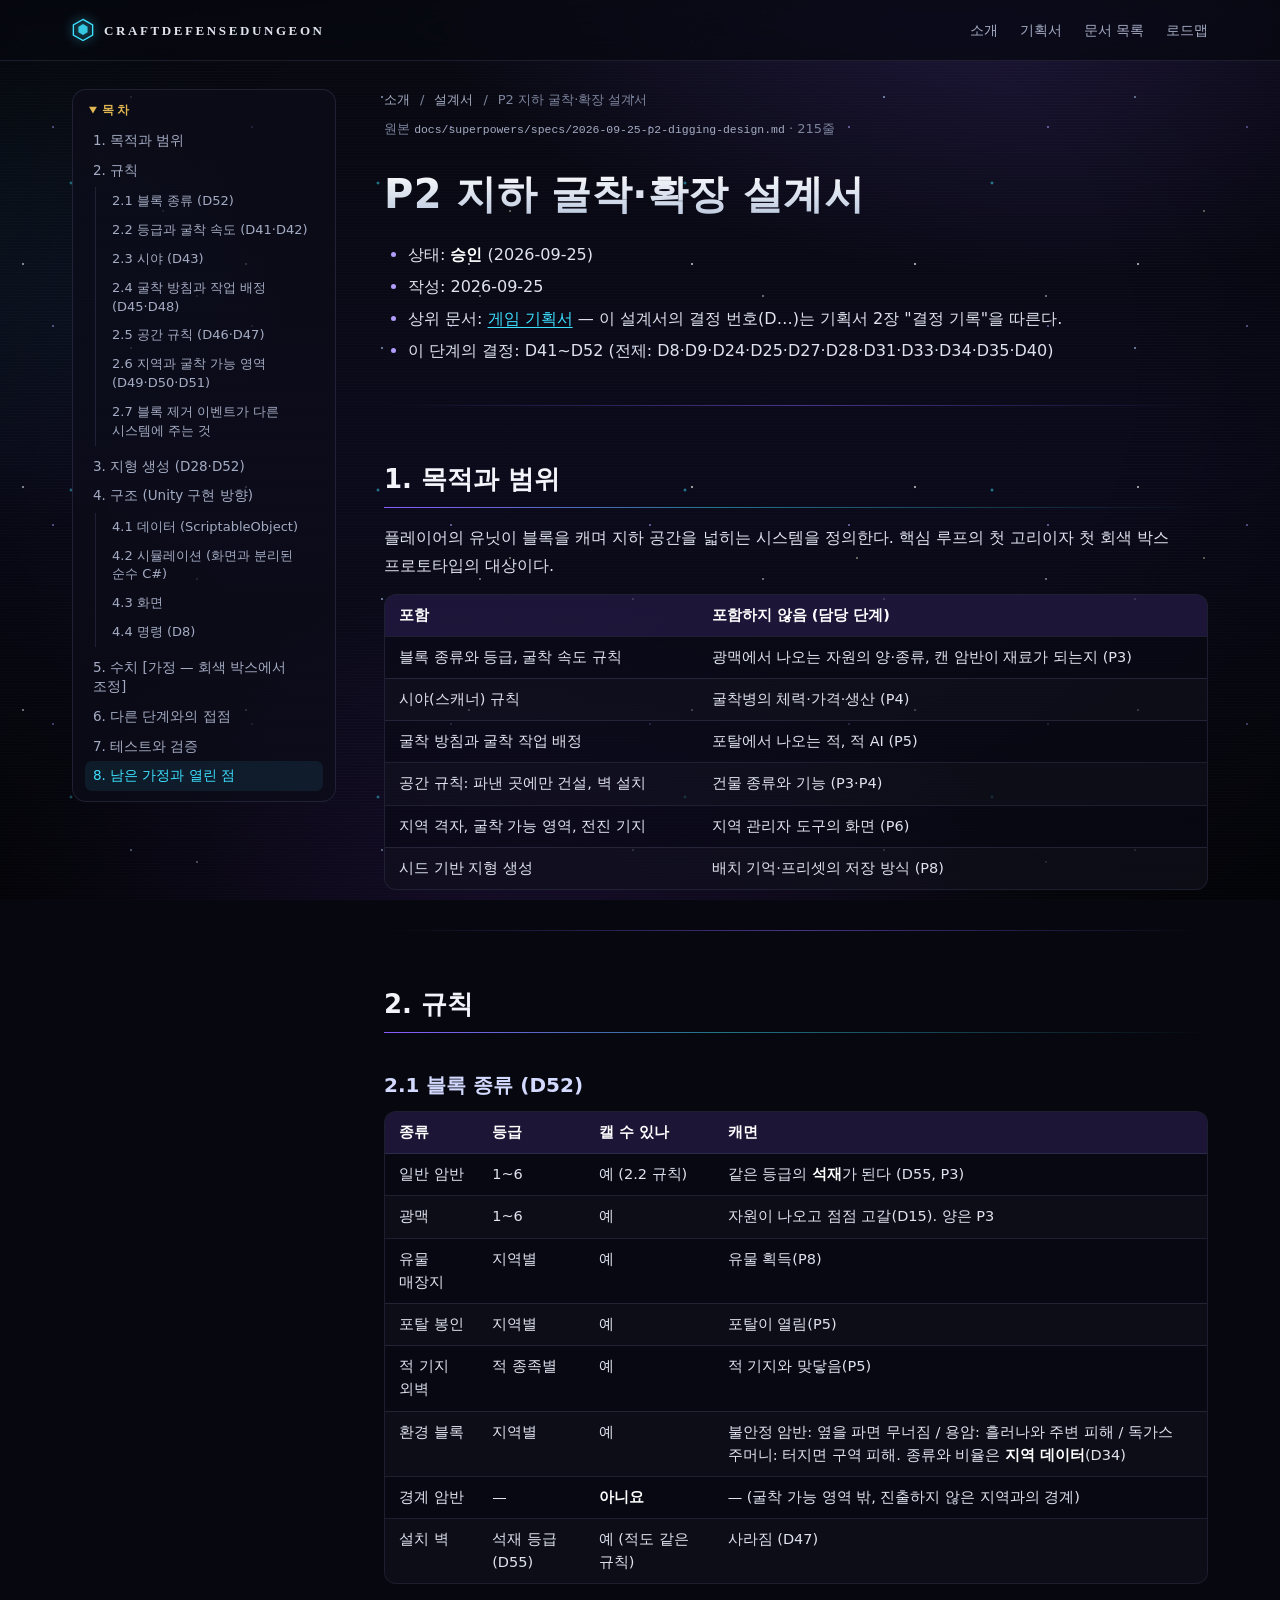
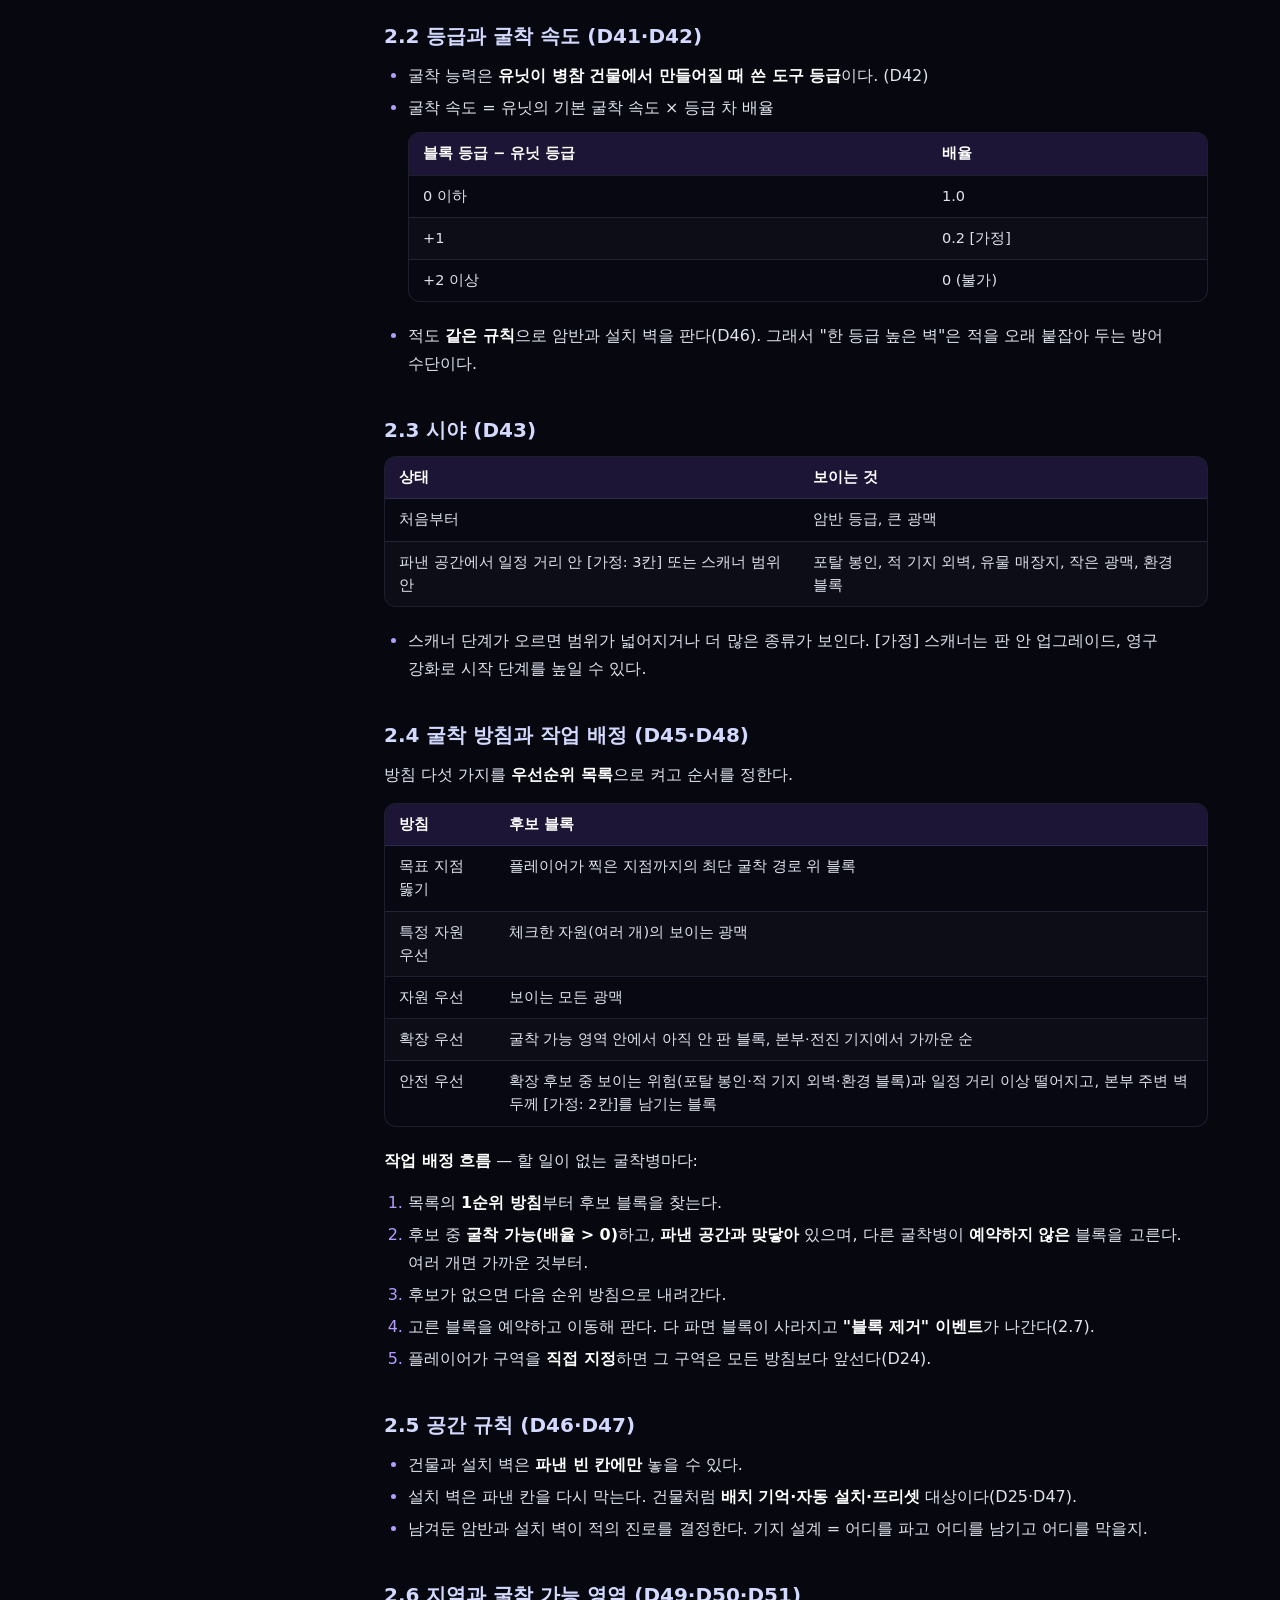
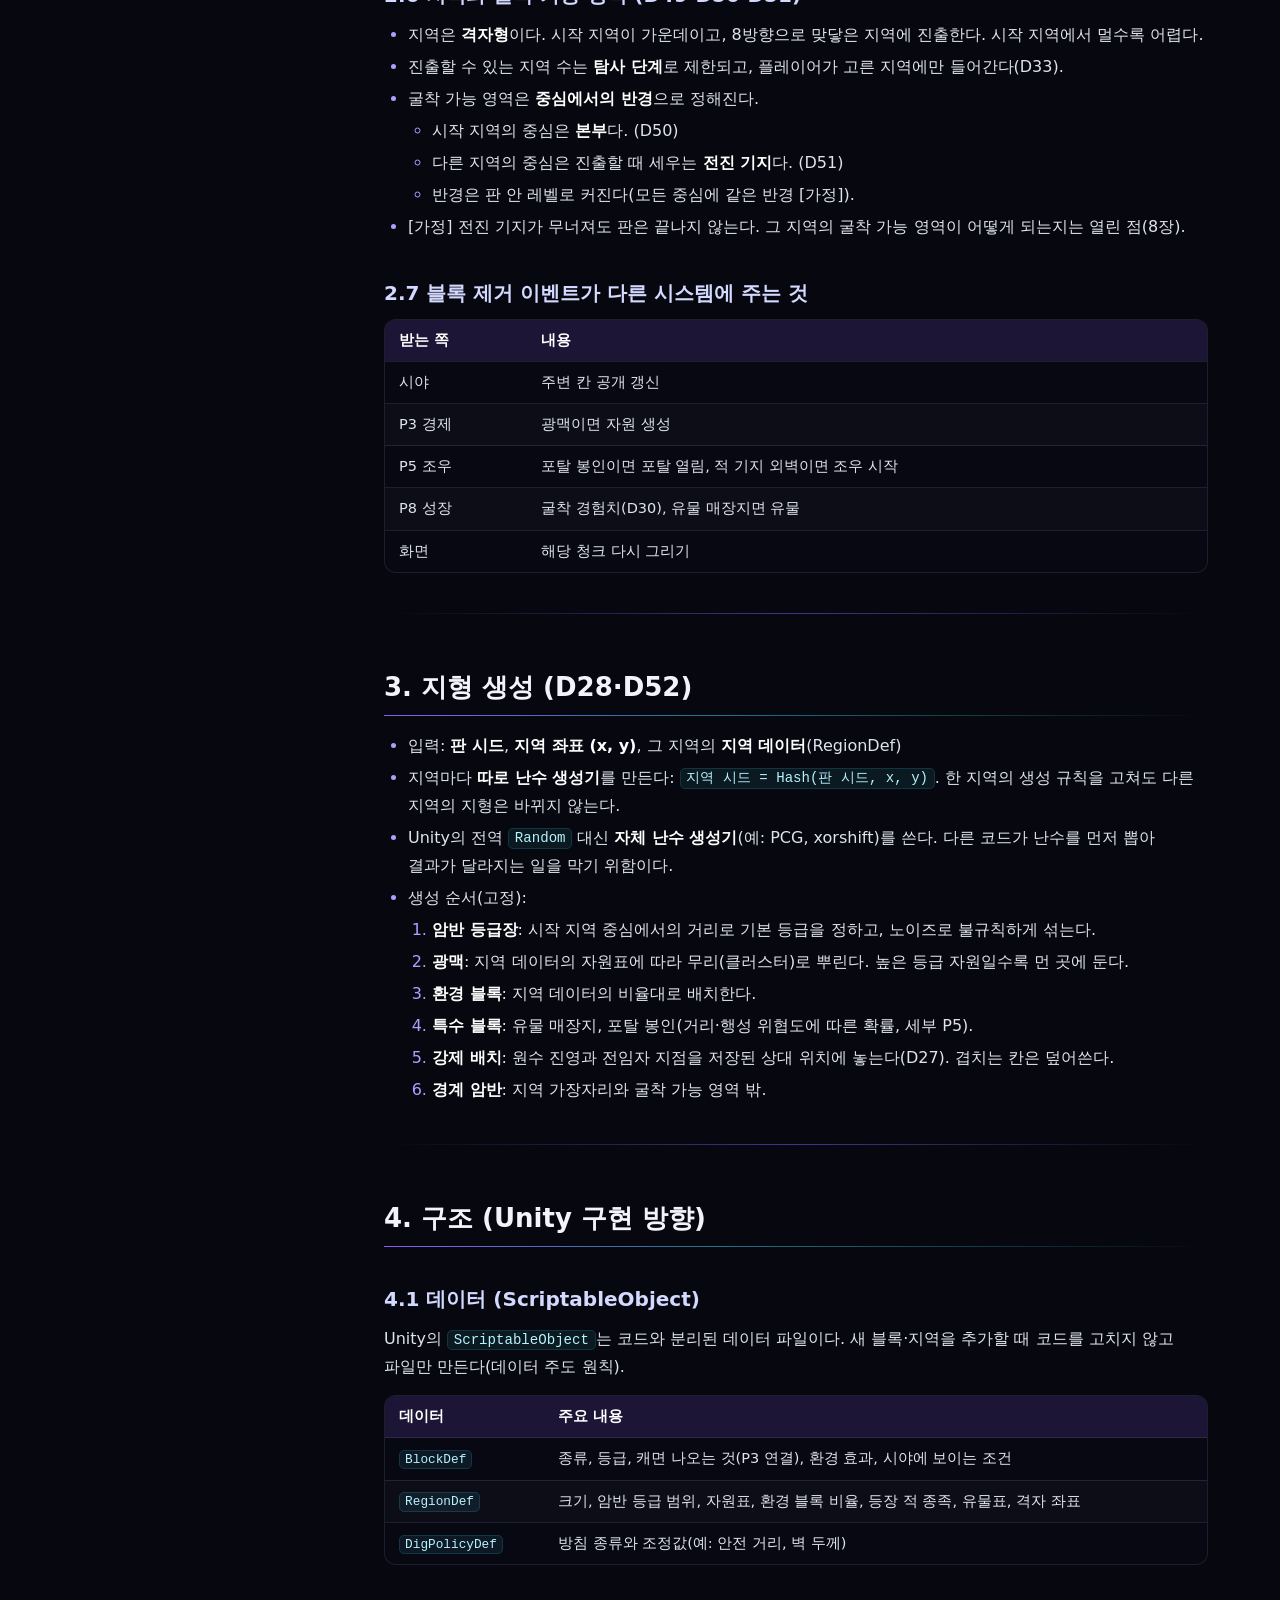
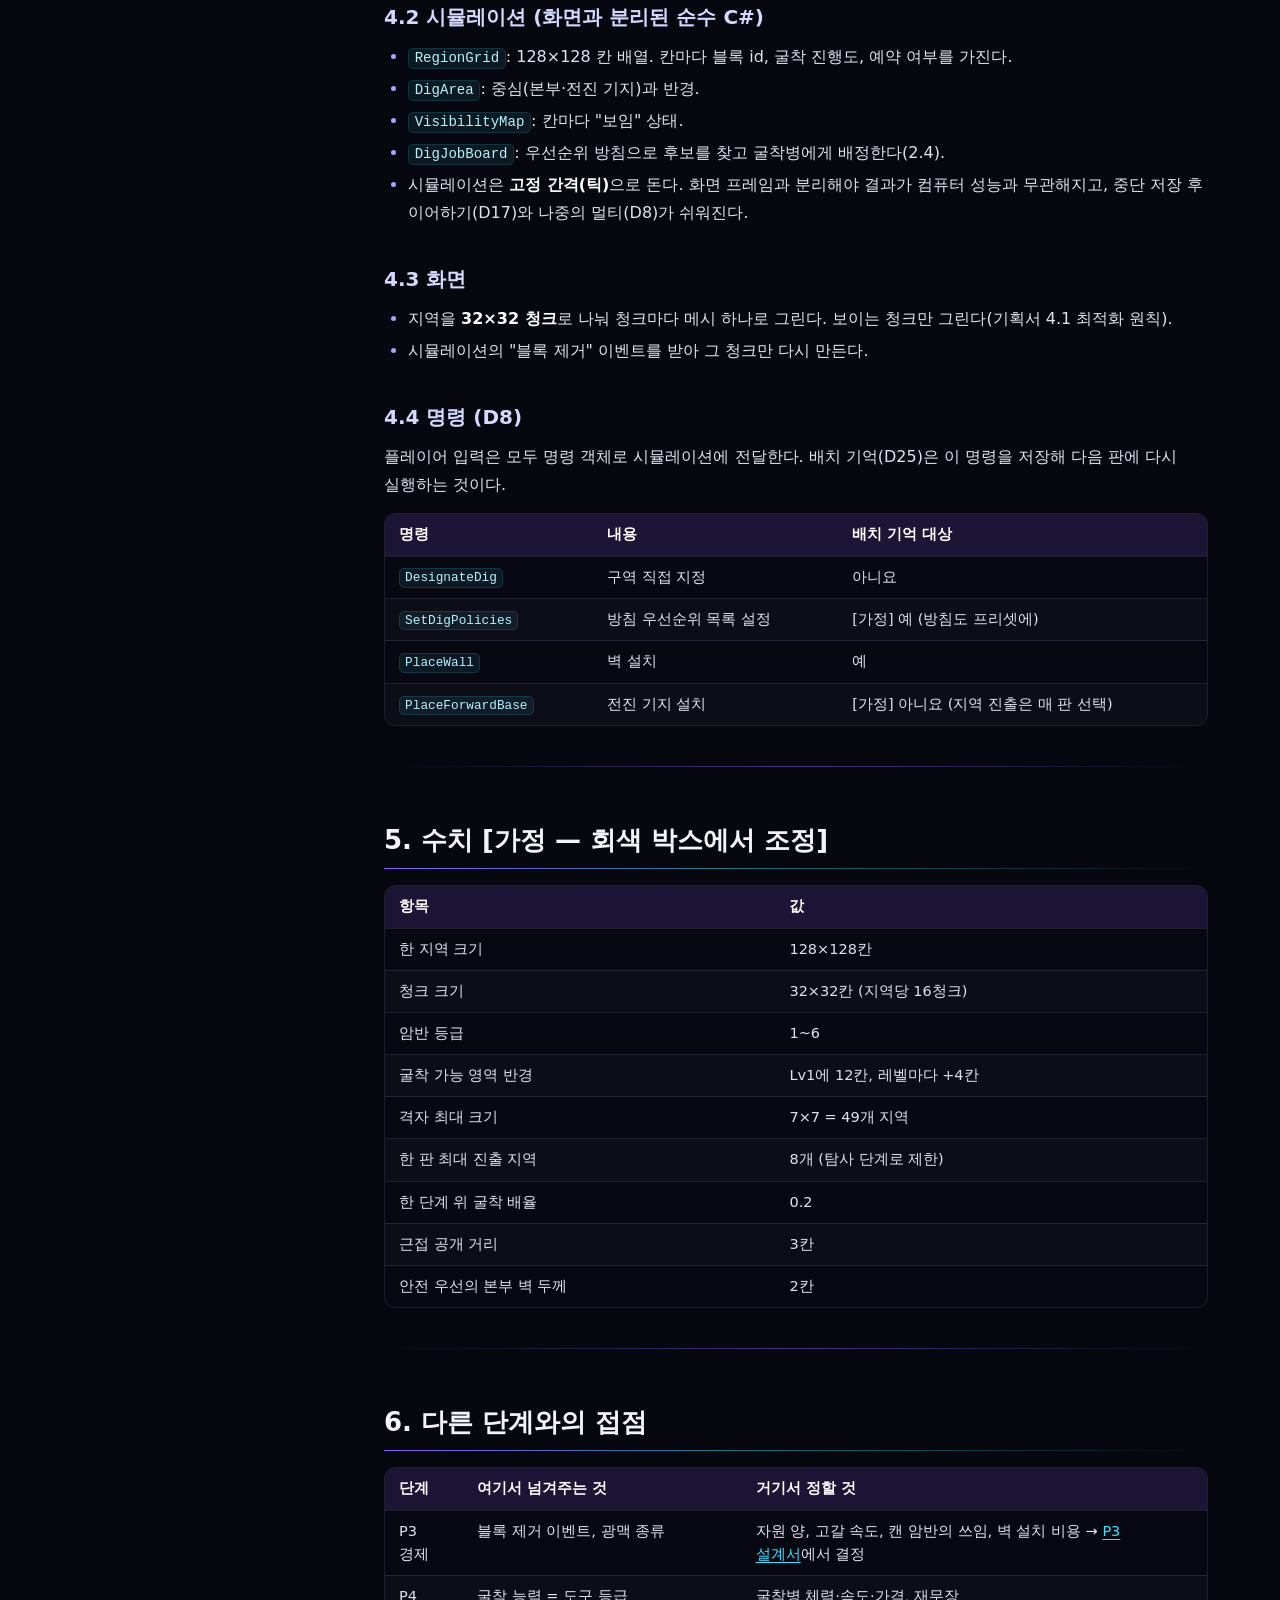
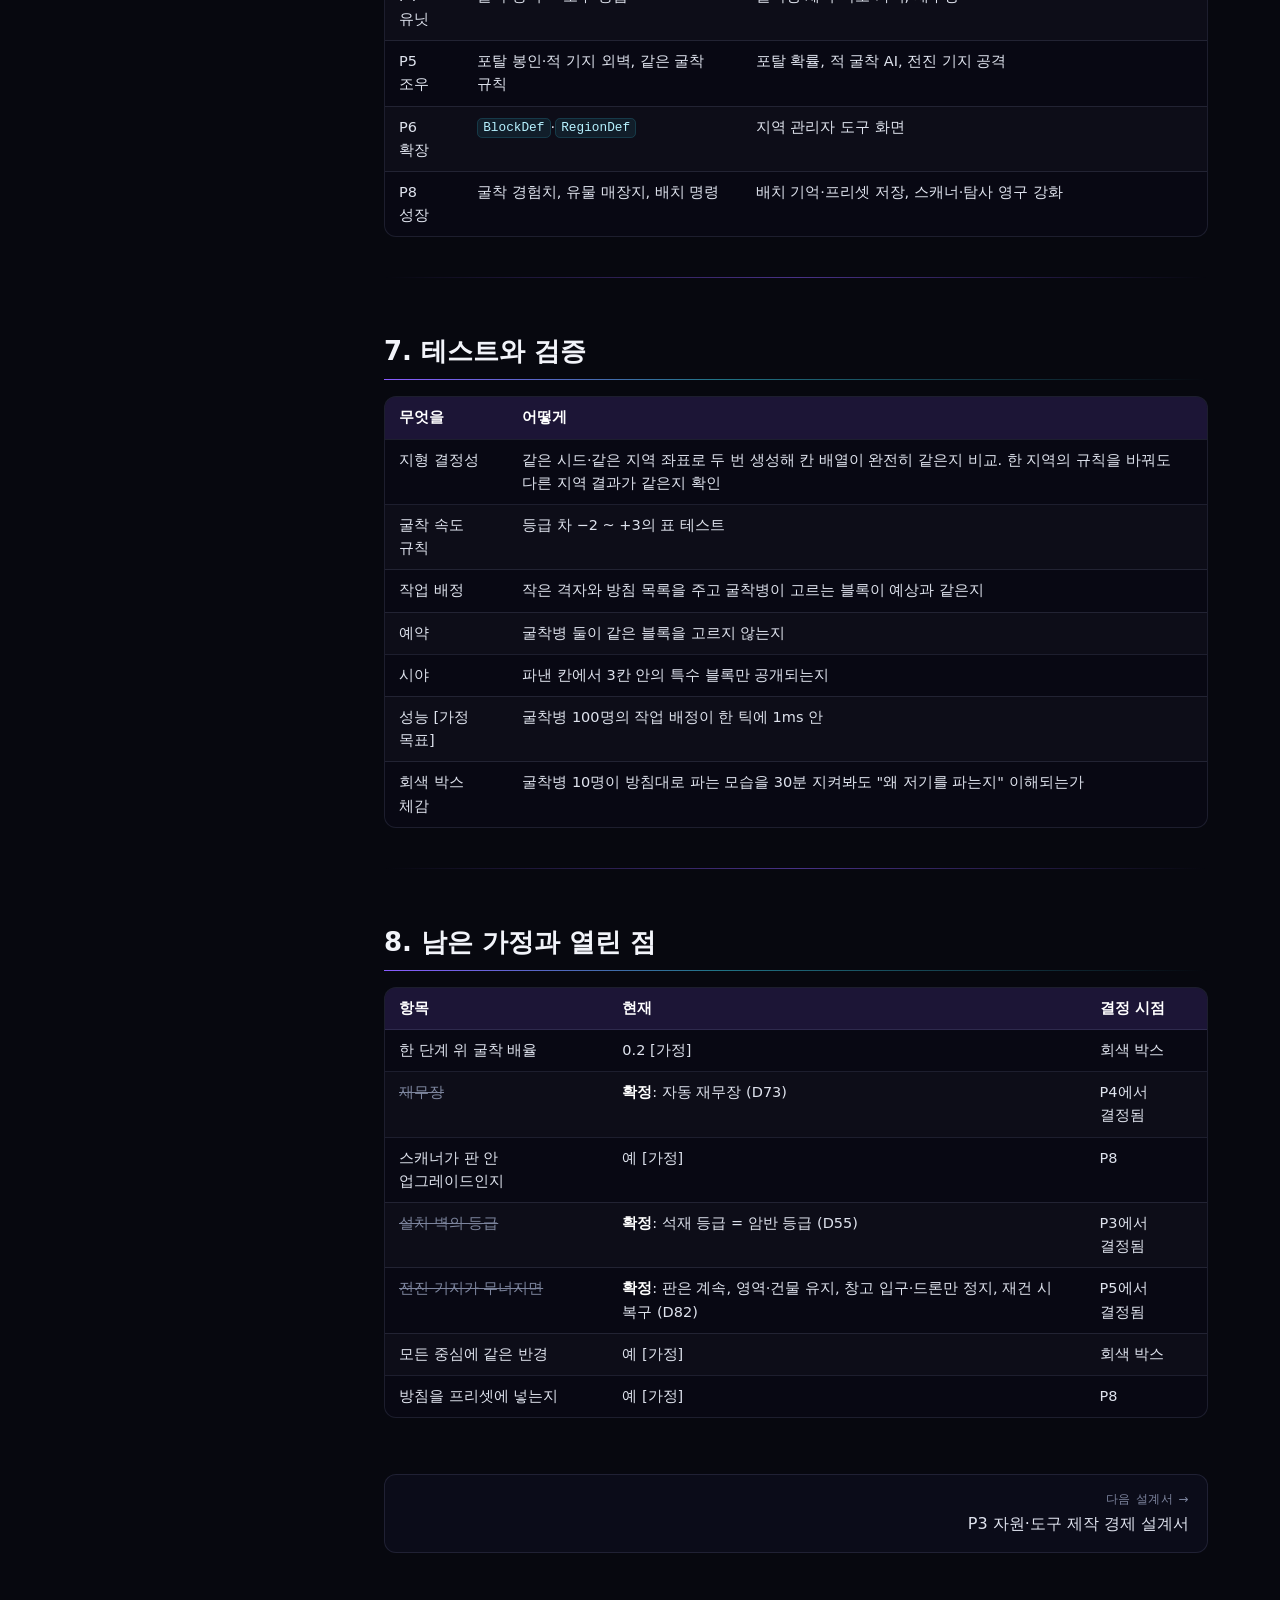
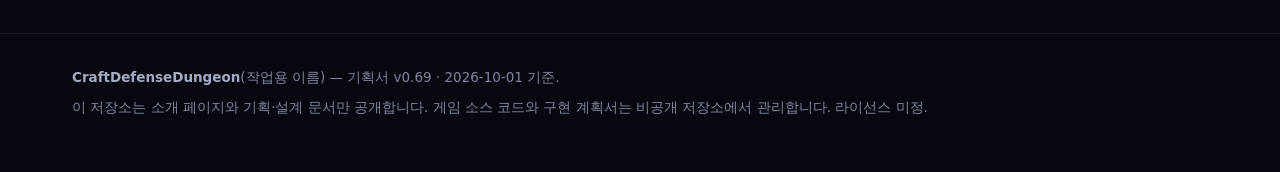
<file: docs/specs/2026-09-25-p2-digging-design.html>
<!doctype html>
<html lang="ko">
<head>
<meta charset="utf-8">
<meta name="viewport" content="width=device-width, initial-scale=1">
<meta name="color-scheme" content="dark">
<title>P2 지하 굴착·확장 설계서 · CraftDefenseDungeon</title>
<meta name="description" content="설계서 — P2 지하 굴착·확장 설계서">
<link rel="stylesheet" href="../assets/site.css">
<script src="../assets/site.js" defer></script>
</head>
<body>
<a class="skip-link" href="#main">본문으로 건너뛰기</a>
<header class="topbar">
  <div class="wrap">
    <a class="brand" href="../index.html" aria-label="CraftDefenseDungeon 소개"><svg class="brand-mark" viewBox="0 0 24 26" width="22" height="24" aria-hidden="true"><path d="M12 1.5 22.5 7.5v11L12 24.5 1.5 18.5v-11z" fill="none" stroke="currentColor" stroke-width="1.5"/><path d="M12 6.5 17 9.5v6l-5 3-5-3v-6z" fill="currentColor" opacity=".85"/></svg><span>CraftDefenseDungeon</span></a>
    <nav class="site-nav" aria-label="사이트"><a href="../index.html">소개</a><a href="../game-plan.html">기획서</a><a href="../index.html#docs">문서 목록</a><a href="../index.html#roadmap">로드맵</a></nav>
  </div>
</header>
<div class="wrap doc-layout">
<aside class="doc-aside"><details class="toc" open><summary>목차</summary><nav aria-label="목차"><ol><li><a href="#1-목적과-범위">1. 목적과 범위</a></li><li><a href="#2-규칙">2. 규칙</a><ol><li><a href="#21-블록-종류-d52">2.1 블록 종류 (D52)</a></li><li><a href="#22-등급과-굴착-속도-d41d42">2.2 등급과 굴착 속도 (D41·D42)</a></li><li><a href="#23-시야-d43">2.3 시야 (D43)</a></li><li><a href="#24-굴착-방침과-작업-배정-d45d48">2.4 굴착 방침과 작업 배정 (D45·D48)</a></li><li><a href="#25-공간-규칙-d46d47">2.5 공간 규칙 (D46·D47)</a></li><li><a href="#26-지역과-굴착-가능-영역-d49d50d51">2.6 지역과 굴착 가능 영역 (D49·D50·D51)</a></li><li><a href="#27-블록-제거-이벤트가-다른-시스템에-주는-것">2.7 블록 제거 이벤트가 다른 시스템에 주는 것</a></li></ol></li><li><a href="#3-지형-생성-d28d52">3. 지형 생성 (D28·D52)</a></li><li><a href="#4-구조-unity-구현-방향">4. 구조 (Unity 구현 방향)</a><ol><li><a href="#41-데이터-scriptableobject">4.1 데이터 (ScriptableObject)</a></li><li><a href="#42-시뮬레이션-화면과-분리된-순수-c">4.2 시뮬레이션 (화면과 분리된 순수 C#)</a></li><li><a href="#43-화면">4.3 화면</a></li><li><a href="#44-명령-d8">4.4 명령 (D8)</a></li></ol></li><li><a href="#5-수치-가정--회색-박스에서-조정">5. 수치 [가정 — 회색 박스에서 조정]</a></li><li><a href="#6-다른-단계와의-접점">6. 다른 단계와의 접점</a></li><li><a href="#7-테스트와-검증">7. 테스트와 검증</a></li><li><a href="#8-남은-가정과-열린-점">8. 남은 가정과 열린 점</a></li></ol></nav></details></aside>
<main id="main" class="doc-main">
<nav class="crumbs" aria-label="현재 위치"><a href="../index.html">소개</a><span aria-hidden="true">/</span><a href="../index.html#docs">설계서</a><span aria-hidden="true">/</span><span aria-current="page">P2 지하 굴착·확장 설계서</span></nav>
<p class="doc-src">원본 <code>docs/superpowers/specs/2026-09-25-p2-digging-design.md</code> · 215줄</p>
<article class="md">
<h1 id="p2-지하-굴착확장-설계서">P2 지하 굴착·확장 설계서</h1>
<ul>
<li><p>상태: <strong>승인</strong> (2026-09-25)</p></li>
<li><p>작성: 2026-09-25</p></li>
<li><p>상위 문서: <a href="../game-plan.html">게임 기획서</a> — 이 설계서의 결정 번호(D…)는 기획서 2장 &quot;결정 기록&quot;을 따른다.</p></li>
<li><p>이 단계의 결정: D41~D52 (전제: D8·D9·D24·D25·D27·D28·D31·D33·D34·D35·D40)</p></li>
</ul>
<hr>
<h2 id="1-목적과-범위">1. 목적과 범위</h2>
<p>플레이어의 유닛이 블록을 캐며 지하 공간을 넓히는 시스템을 정의한다. 핵심 루프의 첫 고리이자 첫 회색 박스 프로토타입의 대상이다.</p>
<div class="table-wrap" tabindex="0" role="region" aria-label="표"><table>
<thead><tr><th scope="col">포함</th><th scope="col">포함하지 않음 (담당 단계)</th></tr></thead>
<tbody>
<tr><td>블록 종류와 등급, 굴착 속도 규칙</td><td>광맥에서 나오는 자원의 양·종류, 캔 암반이 재료가 되는지 (P3)</td></tr>
<tr><td>시야(스캐너) 규칙</td><td>굴착병의 체력·가격·생산 (P4)</td></tr>
<tr><td>굴착 방침과 굴착 작업 배정</td><td>포탈에서 나오는 적, 적 AI (P5)</td></tr>
<tr><td>공간 규칙: 파낸 곳에만 건설, 벽 설치</td><td>건물 종류와 기능 (P3·P4)</td></tr>
<tr><td>지역 격자, 굴착 가능 영역, 전진 기지</td><td>지역 관리자 도구의 화면 (P6)</td></tr>
<tr><td>시드 기반 지형 생성</td><td>배치 기억·프리셋의 저장 방식 (P8)</td></tr>
</tbody></table></div>
<hr>
<h2 id="2-규칙">2. 규칙</h2>
<h3 id="21-블록-종류-d52">2.1 블록 종류 (D52)</h3>
<div class="table-wrap" tabindex="0" role="region" aria-label="표"><table>
<thead><tr><th scope="col">종류</th><th scope="col">등급</th><th scope="col">캘 수 있나</th><th scope="col">캐면</th></tr></thead>
<tbody>
<tr><td>일반 암반</td><td>1~6</td><td>예 (2.2 규칙)</td><td>같은 등급의 <strong>석재</strong>가 된다 (D55, P3)</td></tr>
<tr><td>광맥</td><td>1~6</td><td>예</td><td>자원이 나오고 점점 고갈(D15). 양은 P3</td></tr>
<tr><td>유물 매장지</td><td>지역별</td><td>예</td><td>유물 획득(P8)</td></tr>
<tr><td>포탈 봉인</td><td>지역별</td><td>예</td><td>포탈이 열림(P5)</td></tr>
<tr><td>적 기지 외벽</td><td>적 종족별</td><td>예</td><td>적 기지와 맞닿음(P5)</td></tr>
<tr><td>환경 블록</td><td>지역별</td><td>예</td><td>불안정 암반: 옆을 파면 무너짐 / 용암: 흘러나와 주변 피해 / 독가스 주머니: 터지면 구역 피해. 종류와 비율은 <strong>지역 데이터</strong>(D34)</td></tr>
<tr><td>경계 암반</td><td>—</td><td><strong>아니요</strong></td><td>— (굴착 가능 영역 밖, 진출하지 않은 지역과의 경계)</td></tr>
<tr><td>설치 벽</td><td>석재 등급 (D55)</td><td>예 (적도 같은 규칙)</td><td>사라짐 (D47)</td></tr>
</tbody></table></div>
<h3 id="22-등급과-굴착-속도-d41d42">2.2 등급과 굴착 속도 (D41·D42)</h3>
<ul>
<li><p>굴착 능력은 <strong>유닛이 병참 건물에서 만들어질 때 쓴 도구 등급</strong>이다. (D42)</p></li>
<li><p>굴착 속도 = 유닛의 기본 굴착 속도 × 등급 차 배율</p>
<div class="table-wrap" tabindex="0" role="region" aria-label="표"><table>
<thead><tr><th scope="col">블록 등급 − 유닛 등급</th><th scope="col">배율</th></tr></thead>
<tbody>
<tr><td>0 이하</td><td>1.0</td></tr>
<tr><td>+1</td><td>0.2 [가정]</td></tr>
<tr><td>+2 이상</td><td>0 (불가)</td></tr>
</tbody></table></div></li>
<li><p>적도 <strong>같은 규칙</strong>으로 암반과 설치 벽을 판다(D46). 그래서 &quot;한 등급 높은 벽&quot;은 적을 오래 붙잡아 두는 방어 수단이다.</p></li>
</ul>
<h3 id="23-시야-d43">2.3 시야 (D43)</h3>
<div class="table-wrap" tabindex="0" role="region" aria-label="표"><table>
<thead><tr><th scope="col">상태</th><th scope="col">보이는 것</th></tr></thead>
<tbody>
<tr><td>처음부터</td><td>암반 등급, 큰 광맥</td></tr>
<tr><td>파낸 공간에서 일정 거리 안 [가정: 3칸] 또는 스캐너 범위 안</td><td>포탈 봉인, 적 기지 외벽, 유물 매장지, 작은 광맥, 환경 블록</td></tr>
</tbody></table></div>
<ul>
<li><p>스캐너 단계가 오르면 범위가 넓어지거나 더 많은 종류가 보인다. [가정] 스캐너는 판 안 업그레이드, 영구 강화로 시작 단계를 높일 수 있다.</p></li>
</ul>
<h3 id="24-굴착-방침과-작업-배정-d45d48">2.4 굴착 방침과 작업 배정 (D45·D48)</h3>
<p>방침 다섯 가지를 <strong>우선순위 목록</strong>으로 켜고 순서를 정한다.</p>
<div class="table-wrap" tabindex="0" role="region" aria-label="표"><table>
<thead><tr><th scope="col">방침</th><th scope="col">후보 블록</th></tr></thead>
<tbody>
<tr><td>목표 지점 뚫기</td><td>플레이어가 찍은 지점까지의 최단 굴착 경로 위 블록</td></tr>
<tr><td>특정 자원 우선</td><td>체크한 자원(여러 개)의 보이는 광맥</td></tr>
<tr><td>자원 우선</td><td>보이는 모든 광맥</td></tr>
<tr><td>확장 우선</td><td>굴착 가능 영역 안에서 아직 안 판 블록, 본부·전진 기지에서 가까운 순</td></tr>
<tr><td>안전 우선</td><td>확장 후보 중 보이는 위험(포탈 봉인·적 기지 외벽·환경 블록)과 일정 거리 이상 떨어지고, 본부 주변 벽 두께 [가정: 2칸]를 남기는 블록</td></tr>
</tbody></table></div>
<p><strong>작업 배정 흐름</strong> — 할 일이 없는 굴착병마다:</p>
<ol>
<li><p>목록의 <strong>1순위 방침</strong>부터 후보 블록을 찾는다.</p></li>
<li><p>후보 중 <strong>굴착 가능(배율 &gt; 0)</strong>하고, <strong>파낸 공간과 맞닿아</strong> 있으며, 다른 굴착병이 <strong>예약하지 않은</strong> 블록을 고른다. 여러 개면 가까운 것부터.</p></li>
<li><p>후보가 없으면 다음 순위 방침으로 내려간다.</p></li>
<li><p>고른 블록을 예약하고 이동해 판다. 다 파면 블록이 사라지고 <strong>&quot;블록 제거&quot; 이벤트</strong>가 나간다(2.7).</p></li>
<li><p>플레이어가 구역을 <strong>직접 지정</strong>하면 그 구역은 모든 방침보다 앞선다(D24).</p></li>
</ol>
<h3 id="25-공간-규칙-d46d47">2.5 공간 규칙 (D46·D47)</h3>
<ul>
<li><p>건물과 설치 벽은 <strong>파낸 빈 칸에만</strong> 놓을 수 있다.</p></li>
<li><p>설치 벽은 파낸 칸을 다시 막는다. 건물처럼 <strong>배치 기억·자동 설치·프리셋</strong> 대상이다(D25·D47).</p></li>
<li><p>남겨둔 암반과 설치 벽이 적의 진로를 결정한다. 기지 설계 = 어디를 파고 어디를 남기고 어디를 막을지.</p></li>
</ul>
<h3 id="26-지역과-굴착-가능-영역-d49d50d51">2.6 지역과 굴착 가능 영역 (D49·D50·D51)</h3>
<ul>
<li><p>지역은 <strong>격자형</strong>이다. 시작 지역이 가운데이고, 8방향으로 맞닿은 지역에 진출한다. 시작 지역에서 멀수록 어렵다.</p></li>
<li><p>진출할 수 있는 지역 수는 <strong>탐사 단계</strong>로 제한되고, 플레이어가 고른 지역에만 들어간다(D33).</p></li>
<li><p>굴착 가능 영역은 <strong>중심에서의 반경</strong>으로 정해진다.</p>
<ul>
<li><p>시작 지역의 중심은 <strong>본부</strong>다. (D50)</p></li>
<li><p>다른 지역의 중심은 진출할 때 세우는 <strong>전진 기지</strong>다. (D51)</p></li>
<li><p>반경은 판 안 레벨로 커진다(모든 중심에 같은 반경 [가정]).</p></li>
</ul></li>
<li><p>[가정] 전진 기지가 무너져도 판은 끝나지 않는다. 그 지역의 굴착 가능 영역이 어떻게 되는지는 열린 점(8장).</p></li>
</ul>
<h3 id="27-블록-제거-이벤트가-다른-시스템에-주는-것">2.7 블록 제거 이벤트가 다른 시스템에 주는 것</h3>
<div class="table-wrap" tabindex="0" role="region" aria-label="표"><table>
<thead><tr><th scope="col">받는 쪽</th><th scope="col">내용</th></tr></thead>
<tbody>
<tr><td>시야</td><td>주변 칸 공개 갱신</td></tr>
<tr><td>P3 경제</td><td>광맥이면 자원 생성</td></tr>
<tr><td>P5 조우</td><td>포탈 봉인이면 포탈 열림, 적 기지 외벽이면 조우 시작</td></tr>
<tr><td>P8 성장</td><td>굴착 경험치(D30), 유물 매장지면 유물</td></tr>
<tr><td>화면</td><td>해당 청크 다시 그리기</td></tr>
</tbody></table></div>
<hr>
<h2 id="3-지형-생성-d28d52">3. 지형 생성 (D28·D52)</h2>
<ul>
<li><p>입력: <strong>판 시드</strong>, <strong>지역 좌표 (x, y)</strong>, 그 지역의 <strong>지역 데이터</strong>(RegionDef)</p></li>
<li><p>지역마다 <strong>따로 난수 생성기</strong>를 만든다: <code>지역 시드 = Hash(판 시드, x, y)</code>. 한 지역의 생성 규칙을 고쳐도 다른 지역의 지형은 바뀌지 않는다.</p></li>
<li><p>Unity의 전역 <code>Random</code> 대신 <strong>자체 난수 생성기</strong>(예: PCG, xorshift)를 쓴다. 다른 코드가 난수를 먼저 뽑아 결과가 달라지는 일을 막기 위함이다.</p></li>
<li><p>생성 순서(고정):</p>
<ol>
<li><p><strong>암반 등급장</strong>: 시작 지역 중심에서의 거리로 기본 등급을 정하고, 노이즈로 불규칙하게 섞는다.</p></li>
<li><p><strong>광맥</strong>: 지역 데이터의 자원표에 따라 무리(클러스터)로 뿌린다. 높은 등급 자원일수록 먼 곳에 둔다.</p></li>
<li><p><strong>환경 블록</strong>: 지역 데이터의 비율대로 배치한다.</p></li>
<li><p><strong>특수 블록</strong>: 유물 매장지, 포탈 봉인(거리·행성 위협도에 따른 확률, 세부 P5).</p></li>
<li><p><strong>강제 배치</strong>: 원수 진영과 전임자 지점을 저장된 상대 위치에 놓는다(D27). 겹치는 칸은 덮어쓴다.</p></li>
<li><p><strong>경계 암반</strong>: 지역 가장자리와 굴착 가능 영역 밖.</p></li>
</ol></li>
</ul>
<hr>
<h2 id="4-구조-unity-구현-방향">4. 구조 (Unity 구현 방향)</h2>
<h3 id="41-데이터-scriptableobject">4.1 데이터 (ScriptableObject)</h3>
<p>Unity의 <code>ScriptableObject</code>는 코드와 분리된 데이터 파일이다. 새 블록·지역을 추가할 때 코드를 고치지 않고 파일만 만든다(데이터 주도 원칙).</p>
<div class="table-wrap" tabindex="0" role="region" aria-label="표"><table>
<thead><tr><th scope="col">데이터</th><th scope="col">주요 내용</th></tr></thead>
<tbody>
<tr><td><code>BlockDef</code></td><td>종류, 등급, 캐면 나오는 것(P3 연결), 환경 효과, 시야에 보이는 조건</td></tr>
<tr><td><code>RegionDef</code></td><td>크기, 암반 등급 범위, 자원표, 환경 블록 비율, 등장 적 종족, 유물표, 격자 좌표</td></tr>
<tr><td><code>DigPolicyDef</code></td><td>방침 종류와 조정값(예: 안전 거리, 벽 두께)</td></tr>
</tbody></table></div>
<h3 id="42-시뮬레이션-화면과-분리된-순수-c">4.2 시뮬레이션 (화면과 분리된 순수 C#)</h3>
<ul>
<li><p><code>RegionGrid</code>: 128×128 칸 배열. 칸마다 블록 id, 굴착 진행도, 예약 여부를 가진다.</p></li>
<li><p><code>DigArea</code>: 중심(본부·전진 기지)과 반경.</p></li>
<li><p><code>VisibilityMap</code>: 칸마다 &quot;보임&quot; 상태.</p></li>
<li><p><code>DigJobBoard</code>: 우선순위 방침으로 후보를 찾고 굴착병에게 배정한다(2.4).</p></li>
<li><p>시뮬레이션은 <strong>고정 간격(틱)</strong>으로 돈다. 화면 프레임과 분리해야 결과가 컴퓨터 성능과 무관해지고, 중단 저장 후 이어하기(D17)와 나중의 멀티(D8)가 쉬워진다.</p></li>
</ul>
<h3 id="43-화면">4.3 화면</h3>
<ul>
<li><p>지역을 <strong>32×32 청크</strong>로 나눠 청크마다 메시 하나로 그린다. 보이는 청크만 그린다(기획서 4.1 최적화 원칙).</p></li>
<li><p>시뮬레이션의 &quot;블록 제거&quot; 이벤트를 받아 그 청크만 다시 만든다.</p></li>
</ul>
<h3 id="44-명령-d8">4.4 명령 (D8)</h3>
<p>플레이어 입력은 모두 명령 객체로 시뮬레이션에 전달한다. 배치 기억(D25)은 이 명령을 저장해 다음 판에 다시 실행하는 것이다.</p>
<div class="table-wrap" tabindex="0" role="region" aria-label="표"><table>
<thead><tr><th scope="col">명령</th><th scope="col">내용</th><th scope="col">배치 기억 대상</th></tr></thead>
<tbody>
<tr><td><code>DesignateDig</code></td><td>구역 직접 지정</td><td>아니요</td></tr>
<tr><td><code>SetDigPolicies</code></td><td>방침 우선순위 목록 설정</td><td>[가정] 예 (방침도 프리셋에)</td></tr>
<tr><td><code>PlaceWall</code></td><td>벽 설치</td><td>예</td></tr>
<tr><td><code>PlaceForwardBase</code></td><td>전진 기지 설치</td><td>[가정] 아니요 (지역 진출은 매 판 선택)</td></tr>
</tbody></table></div>
<hr>
<h2 id="5-수치-가정--회색-박스에서-조정">5. 수치 [가정 — 회색 박스에서 조정]</h2>
<div class="table-wrap" tabindex="0" role="region" aria-label="표"><table>
<thead><tr><th scope="col">항목</th><th scope="col">값</th></tr></thead>
<tbody>
<tr><td>한 지역 크기</td><td>128×128칸</td></tr>
<tr><td>청크 크기</td><td>32×32칸 (지역당 16청크)</td></tr>
<tr><td>암반 등급</td><td>1~6</td></tr>
<tr><td>굴착 가능 영역 반경</td><td>Lv1에 12칸, 레벨마다 +4칸</td></tr>
<tr><td>격자 최대 크기</td><td>7×7 = 49개 지역</td></tr>
<tr><td>한 판 최대 진출 지역</td><td>8개 (탐사 단계로 제한)</td></tr>
<tr><td>한 단계 위 굴착 배율</td><td>0.2</td></tr>
<tr><td>근접 공개 거리</td><td>3칸</td></tr>
<tr><td>안전 우선의 본부 벽 두께</td><td>2칸</td></tr>
</tbody></table></div>
<hr>
<h2 id="6-다른-단계와의-접점">6. 다른 단계와의 접점</h2>
<div class="table-wrap" tabindex="0" role="region" aria-label="표"><table>
<thead><tr><th scope="col">단계</th><th scope="col">여기서 넘겨주는 것</th><th scope="col">거기서 정할 것</th></tr></thead>
<tbody>
<tr><td>P3 경제</td><td>블록 제거 이벤트, 광맥 종류</td><td>자원 양, 고갈 속도, 캔 암반의 쓰임, 벽 설치 비용 → <a href="2026-09-25-p3-economy-design.html">P3 설계서</a>에서 결정</td></tr>
<tr><td>P4 유닛</td><td>굴착 능력 = 도구 등급</td><td>굴착병 체력·속도·가격, 재무장</td></tr>
<tr><td>P5 조우</td><td>포탈 봉인·적 기지 외벽, 같은 굴착 규칙</td><td>포탈 확률, 적 굴착 AI, 전진 기지 공격</td></tr>
<tr><td>P6 확장</td><td><code>BlockDef</code>·<code>RegionDef</code></td><td>지역 관리자 도구 화면</td></tr>
<tr><td>P8 성장</td><td>굴착 경험치, 유물 매장지, 배치 명령</td><td>배치 기억·프리셋 저장, 스캐너·탐사 영구 강화</td></tr>
</tbody></table></div>
<hr>
<h2 id="7-테스트와-검증">7. 테스트와 검증</h2>
<div class="table-wrap" tabindex="0" role="region" aria-label="표"><table>
<thead><tr><th scope="col">무엇을</th><th scope="col">어떻게</th></tr></thead>
<tbody>
<tr><td>지형 결정성</td><td>같은 시드·같은 지역 좌표로 두 번 생성해 칸 배열이 완전히 같은지 비교. 한 지역의 규칙을 바꿔도 다른 지역 결과가 같은지 확인</td></tr>
<tr><td>굴착 속도 규칙</td><td>등급 차 −2 ~ +3의 표 테스트</td></tr>
<tr><td>작업 배정</td><td>작은 격자와 방침 목록을 주고 굴착병이 고르는 블록이 예상과 같은지</td></tr>
<tr><td>예약</td><td>굴착병 둘이 같은 블록을 고르지 않는지</td></tr>
<tr><td>시야</td><td>파낸 칸에서 3칸 안의 특수 블록만 공개되는지</td></tr>
<tr><td>성능 [가정 목표]</td><td>굴착병 100명의 작업 배정이 한 틱에 1ms 안</td></tr>
<tr><td>회색 박스 체감</td><td>굴착병 10명이 방침대로 파는 모습을 30분 지켜봐도 &quot;왜 저기를 파는지&quot; 이해되는가</td></tr>
</tbody></table></div>
<hr>
<h2 id="8-남은-가정과-열린-점">8. 남은 가정과 열린 점</h2>
<div class="table-wrap" tabindex="0" role="region" aria-label="표"><table>
<thead><tr><th scope="col">항목</th><th scope="col">현재</th><th scope="col">결정 시점</th></tr></thead>
<tbody>
<tr><td>한 단계 위 굴착 배율</td><td>0.2 [가정]</td><td>회색 박스</td></tr>
<tr><td><del>재무장</del></td><td><strong>확정</strong>: 자동 재무장 (D73)</td><td>P4에서 결정됨</td></tr>
<tr><td>스캐너가 판 안 업그레이드인지</td><td>예 [가정]</td><td>P8</td></tr>
<tr><td><del>설치 벽의 등급</del></td><td><strong>확정</strong>: 석재 등급 = 암반 등급 (D55)</td><td>P3에서 결정됨</td></tr>
<tr><td><del>전진 기지가 무너지면</del></td><td><strong>확정</strong>: 판은 계속, 영역·건물 유지, 창고 입구·드론만 정지, 재건 시 복구 (D82)</td><td>P5에서 결정됨</td></tr>
<tr><td>모든 중심에 같은 반경</td><td>예 [가정]</td><td>회색 박스</td></tr>
<tr><td>방침을 프리셋에 넣는지</td><td>예 [가정]</td><td>P8</td></tr>
</tbody></table></div>
</article>
<nav class="pager" aria-label="같은 종류의 문서"><a class="next" href="2026-09-25-p3-economy-design.html"><span>다음 설계서 →</span>P3 자원·도구 제작 경제 설계서</a></nav>
</main>
</div>
<footer class="site-footer">
  <div class="wrap">
    <p><strong>CraftDefenseDungeon</strong>(작업용 이름) — 기획서 v0.69 · 2026-10-01 기준.</p>
    <p>이 저장소는 소개 페이지와 기획·설계 문서만 공개합니다. 게임 소스 코드와 구현 계획서는 비공개 저장소에서 관리합니다. 라이선스 미정.</p>
  </div>
</footer>
</body>
</html>
</file>
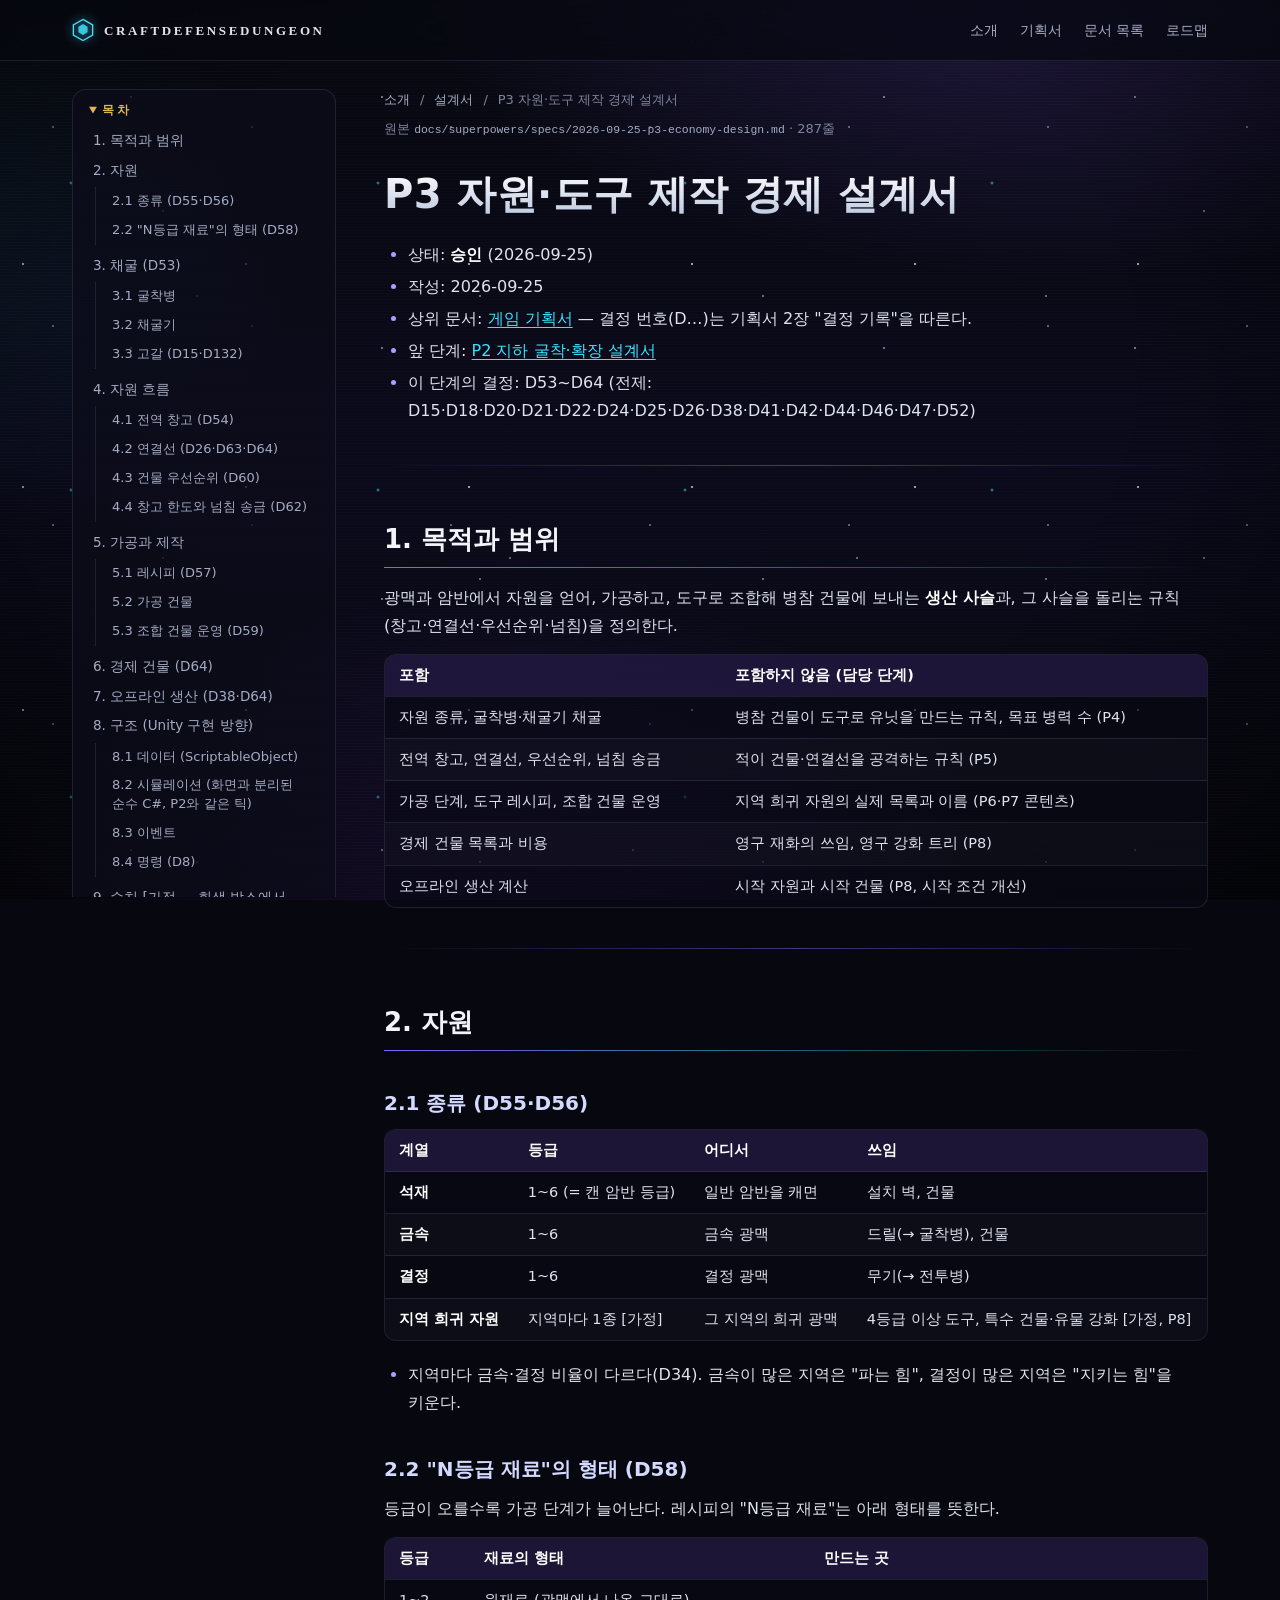
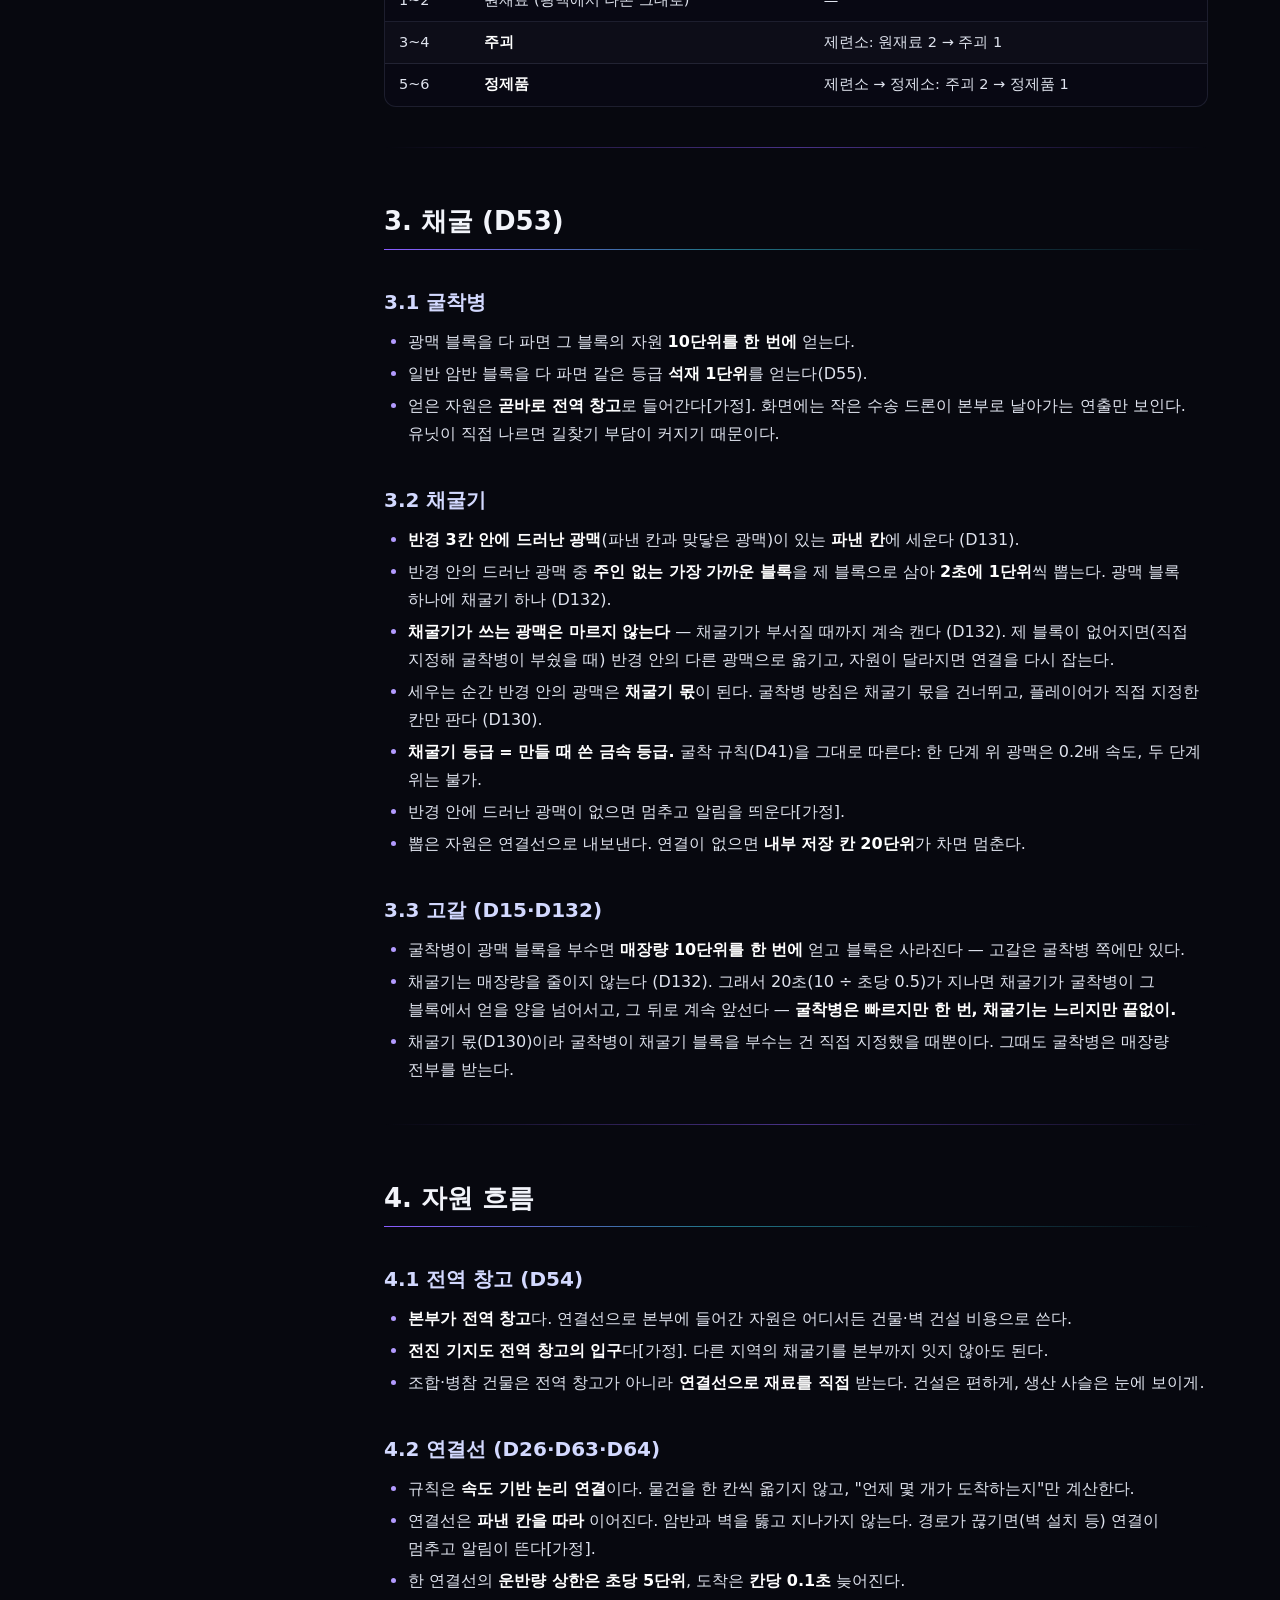
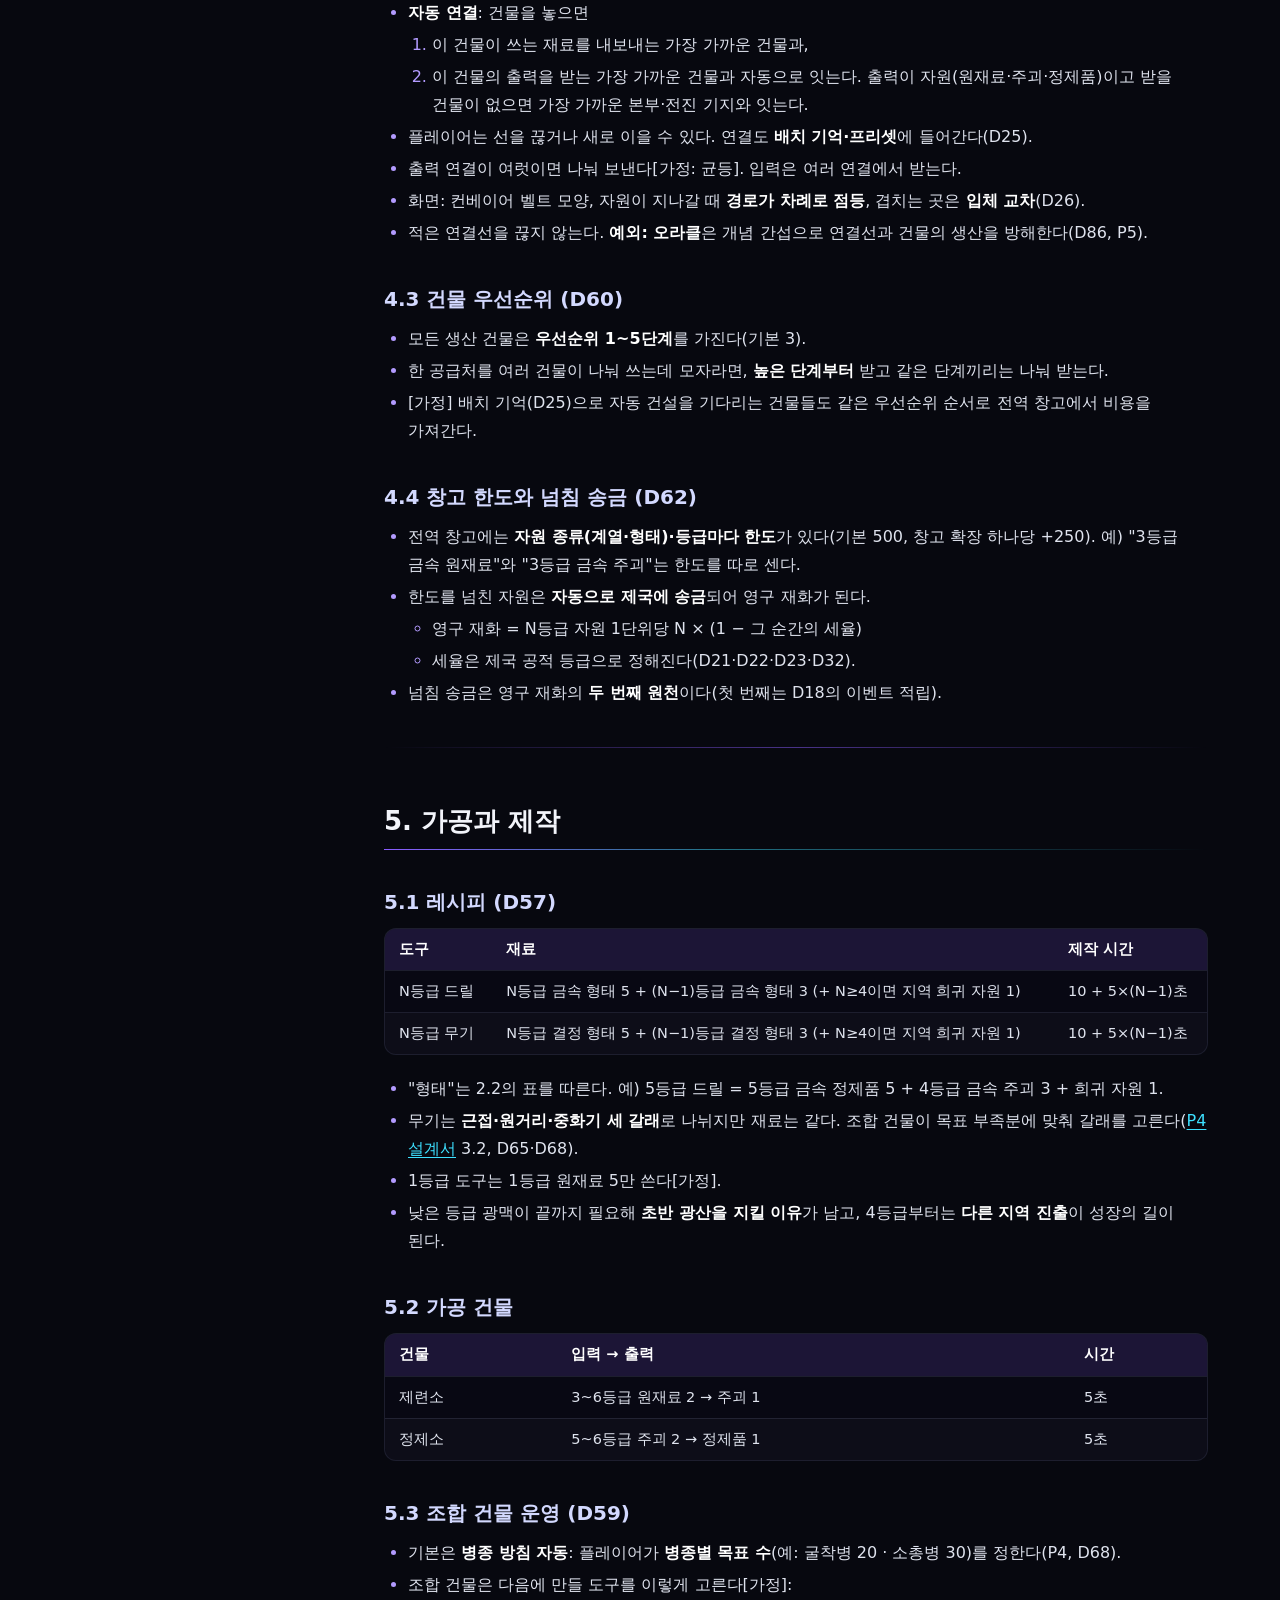
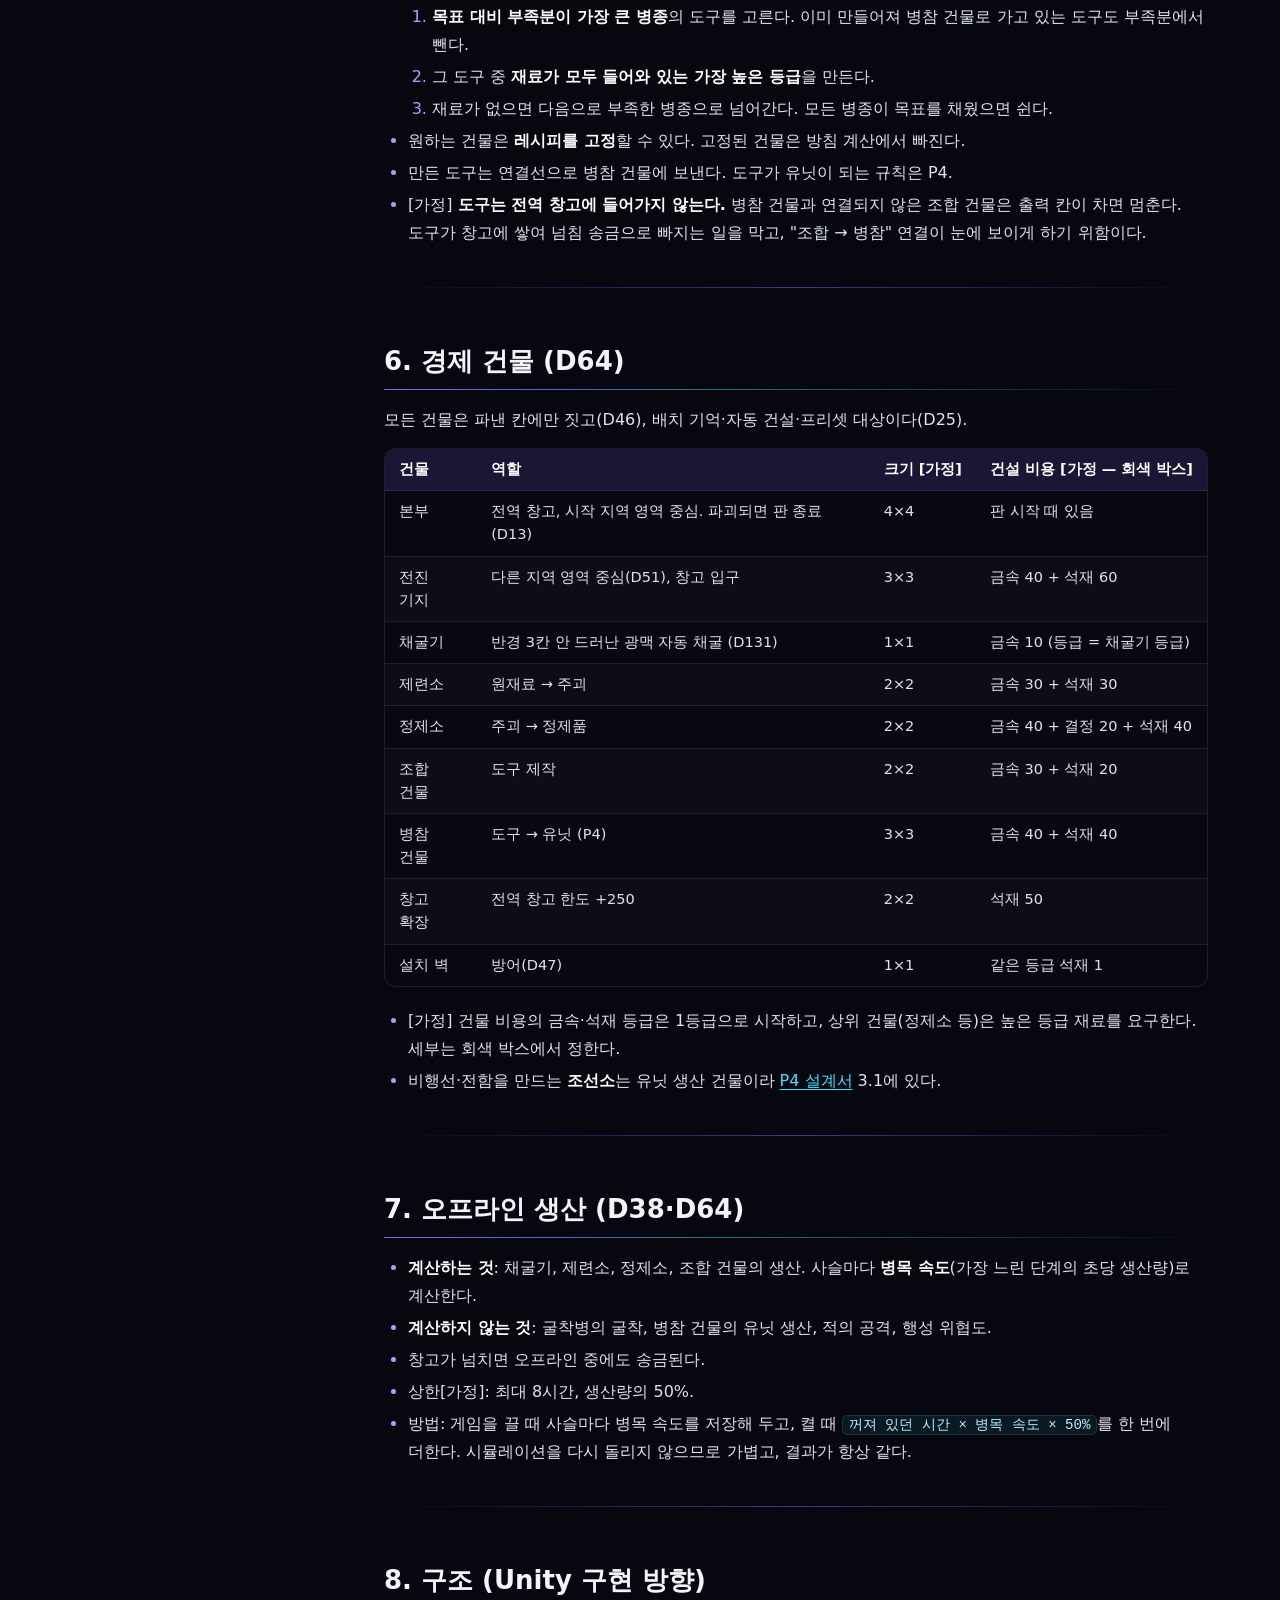
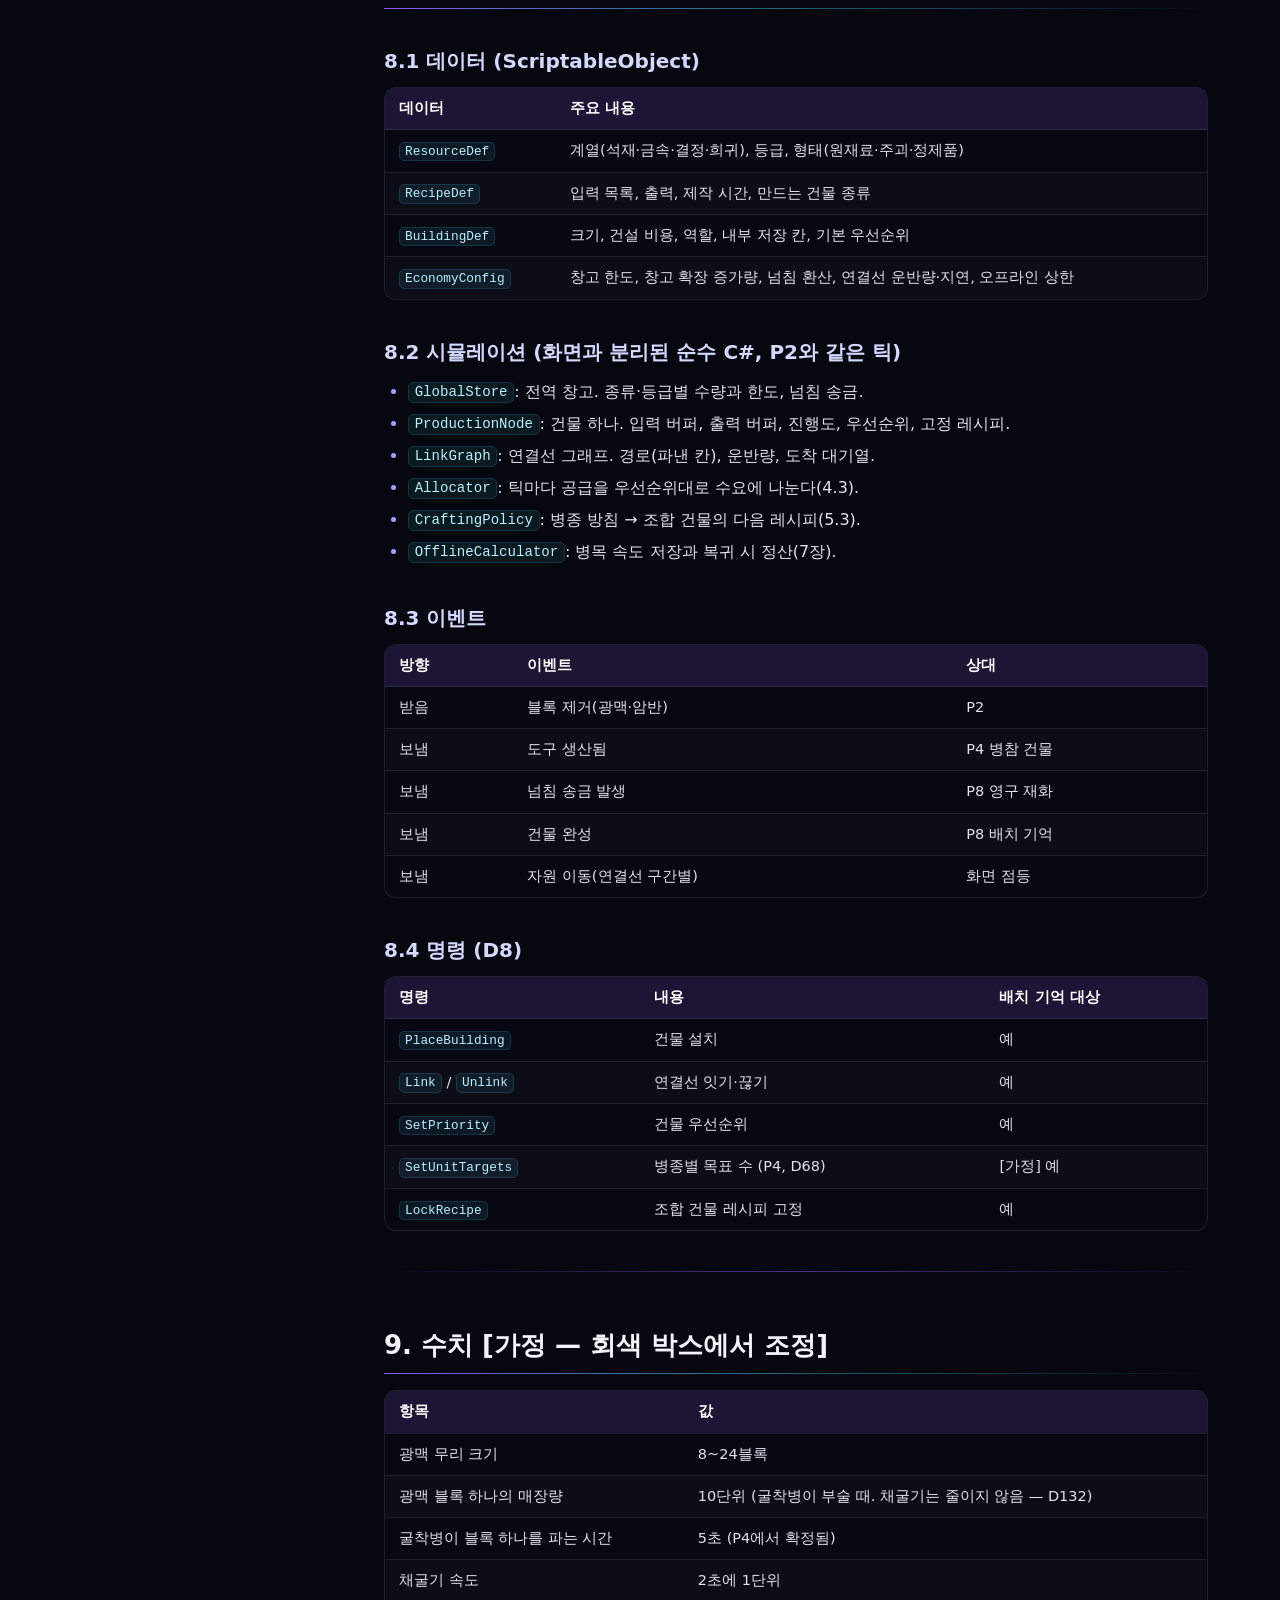
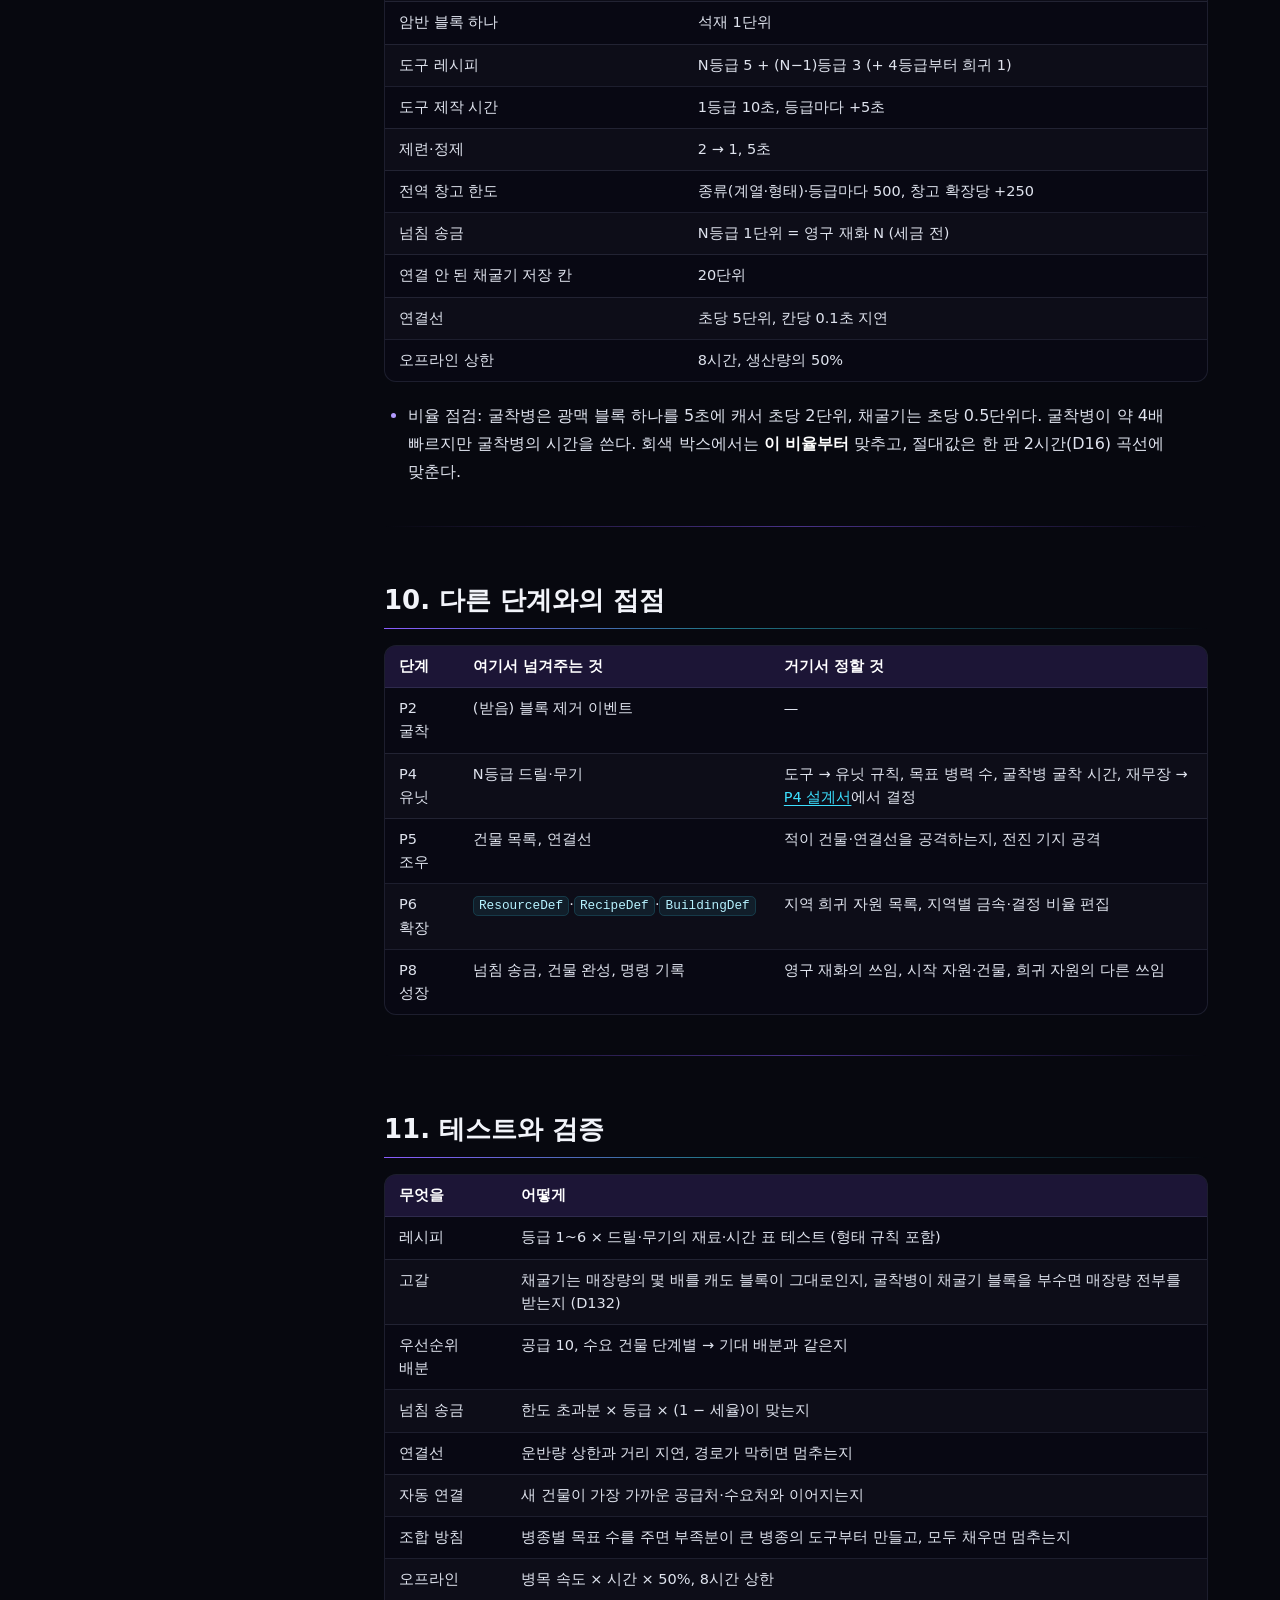
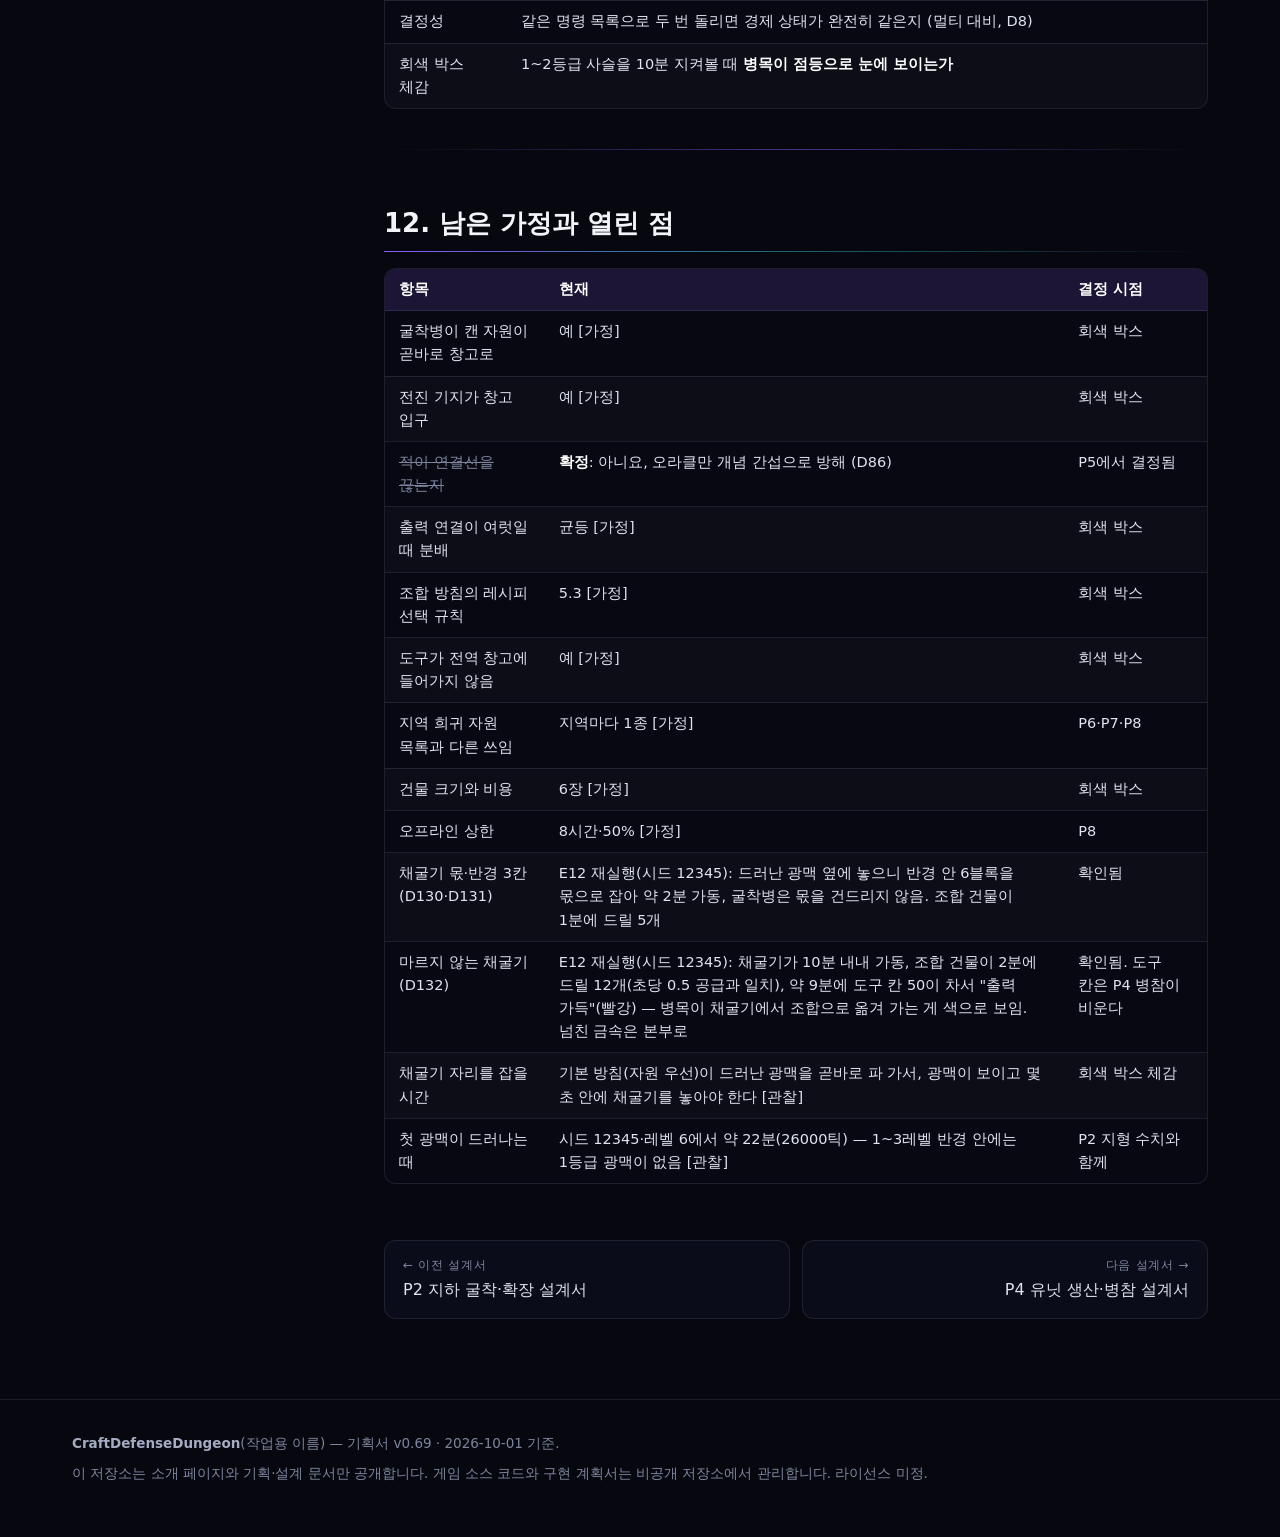
<file: docs/specs/2026-09-25-p3-economy-design.html>
<!doctype html>
<html lang="ko">
<head>
<meta charset="utf-8">
<meta name="viewport" content="width=device-width, initial-scale=1">
<meta name="color-scheme" content="dark">
<title>P3 자원·도구 제작 경제 설계서 · CraftDefenseDungeon</title>
<meta name="description" content="설계서 — P3 자원·도구 제작 경제 설계서">
<link rel="stylesheet" href="../assets/site.css">
<script src="../assets/site.js" defer></script>
</head>
<body>
<a class="skip-link" href="#main">본문으로 건너뛰기</a>
<header class="topbar">
  <div class="wrap">
    <a class="brand" href="../index.html" aria-label="CraftDefenseDungeon 소개"><svg class="brand-mark" viewBox="0 0 24 26" width="22" height="24" aria-hidden="true"><path d="M12 1.5 22.5 7.5v11L12 24.5 1.5 18.5v-11z" fill="none" stroke="currentColor" stroke-width="1.5"/><path d="M12 6.5 17 9.5v6l-5 3-5-3v-6z" fill="currentColor" opacity=".85"/></svg><span>CraftDefenseDungeon</span></a>
    <nav class="site-nav" aria-label="사이트"><a href="../index.html">소개</a><a href="../game-plan.html">기획서</a><a href="../index.html#docs">문서 목록</a><a href="../index.html#roadmap">로드맵</a></nav>
  </div>
</header>
<div class="wrap doc-layout">
<aside class="doc-aside"><details class="toc" open><summary>목차</summary><nav aria-label="목차"><ol><li><a href="#1-목적과-범위">1. 목적과 범위</a></li><li><a href="#2-자원">2. 자원</a><ol><li><a href="#21-종류-d55d56">2.1 종류 (D55·D56)</a></li><li><a href="#22-n등급-재료의-형태-d58">2.2 &quot;N등급 재료&quot;의 형태 (D58)</a></li></ol></li><li><a href="#3-채굴-d53">3. 채굴 (D53)</a><ol><li><a href="#31-굴착병">3.1 굴착병</a></li><li><a href="#32-채굴기">3.2 채굴기</a></li><li><a href="#33-고갈-d15d132">3.3 고갈 (D15·D132)</a></li></ol></li><li><a href="#4-자원-흐름">4. 자원 흐름</a><ol><li><a href="#41-전역-창고-d54">4.1 전역 창고 (D54)</a></li><li><a href="#42-연결선-d26d63d64">4.2 연결선 (D26·D63·D64)</a></li><li><a href="#43-건물-우선순위-d60">4.3 건물 우선순위 (D60)</a></li><li><a href="#44-창고-한도와-넘침-송금-d62">4.4 창고 한도와 넘침 송금 (D62)</a></li></ol></li><li><a href="#5-가공과-제작">5. 가공과 제작</a><ol><li><a href="#51-레시피-d57">5.1 레시피 (D57)</a></li><li><a href="#52-가공-건물">5.2 가공 건물</a></li><li><a href="#53-조합-건물-운영-d59">5.3 조합 건물 운영 (D59)</a></li></ol></li><li><a href="#6-경제-건물-d64">6. 경제 건물 (D64)</a></li><li><a href="#7-오프라인-생산-d38d64">7. 오프라인 생산 (D38·D64)</a></li><li><a href="#8-구조-unity-구현-방향">8. 구조 (Unity 구현 방향)</a><ol><li><a href="#81-데이터-scriptableobject">8.1 데이터 (ScriptableObject)</a></li><li><a href="#82-시뮬레이션-화면과-분리된-순수-c-p2와-같은-틱">8.2 시뮬레이션 (화면과 분리된 순수 C#, P2와 같은 틱)</a></li><li><a href="#83-이벤트">8.3 이벤트</a></li><li><a href="#84-명령-d8">8.4 명령 (D8)</a></li></ol></li><li><a href="#9-수치-가정--회색-박스에서-조정">9. 수치 [가정 — 회색 박스에서 조정]</a></li><li><a href="#10-다른-단계와의-접점">10. 다른 단계와의 접점</a></li><li><a href="#11-테스트와-검증">11. 테스트와 검증</a></li><li><a href="#12-남은-가정과-열린-점">12. 남은 가정과 열린 점</a></li></ol></nav></details></aside>
<main id="main" class="doc-main">
<nav class="crumbs" aria-label="현재 위치"><a href="../index.html">소개</a><span aria-hidden="true">/</span><a href="../index.html#docs">설계서</a><span aria-hidden="true">/</span><span aria-current="page">P3 자원·도구 제작 경제 설계서</span></nav>
<p class="doc-src">원본 <code>docs/superpowers/specs/2026-09-25-p3-economy-design.md</code> · 287줄</p>
<article class="md">
<h1 id="p3-자원도구-제작-경제-설계서">P3 자원·도구 제작 경제 설계서</h1>
<ul>
<li><p>상태: <strong>승인</strong> (2026-09-25)</p></li>
<li><p>작성: 2026-09-25</p></li>
<li><p>상위 문서: <a href="../game-plan.html">게임 기획서</a> — 결정 번호(D…)는 기획서 2장 &quot;결정 기록&quot;을 따른다.</p></li>
<li><p>앞 단계: <a href="2026-09-25-p2-digging-design.html">P2 지하 굴착·확장 설계서</a></p></li>
<li><p>이 단계의 결정: D53~D64 (전제: D15·D18·D20·D21·D22·D24·D25·D26·D38·D41·D42·D44·D46·D47·D52)</p></li>
</ul>
<hr>
<h2 id="1-목적과-범위">1. 목적과 범위</h2>
<p>광맥과 암반에서 자원을 얻어, 가공하고, 도구로 조합해 병참 건물에 보내는 <strong>생산 사슬</strong>과, 그 사슬을 돌리는 규칙(창고·연결선·우선순위·넘침)을 정의한다.</p>
<div class="table-wrap" tabindex="0" role="region" aria-label="표"><table>
<thead><tr><th scope="col">포함</th><th scope="col">포함하지 않음 (담당 단계)</th></tr></thead>
<tbody>
<tr><td>자원 종류, 굴착병·채굴기 채굴</td><td>병참 건물이 도구로 유닛을 만드는 규칙, 목표 병력 수 (P4)</td></tr>
<tr><td>전역 창고, 연결선, 우선순위, 넘침 송금</td><td>적이 건물·연결선을 공격하는 규칙 (P5)</td></tr>
<tr><td>가공 단계, 도구 레시피, 조합 건물 운영</td><td>지역 희귀 자원의 실제 목록과 이름 (P6·P7 콘텐츠)</td></tr>
<tr><td>경제 건물 목록과 비용</td><td>영구 재화의 쓰임, 영구 강화 트리 (P8)</td></tr>
<tr><td>오프라인 생산 계산</td><td>시작 자원과 시작 건물 (P8, 시작 조건 개선)</td></tr>
</tbody></table></div>
<hr>
<h2 id="2-자원">2. 자원</h2>
<h3 id="21-종류-d55d56">2.1 종류 (D55·D56)</h3>
<div class="table-wrap" tabindex="0" role="region" aria-label="표"><table>
<thead><tr><th scope="col">계열</th><th scope="col">등급</th><th scope="col">어디서</th><th scope="col">쓰임</th></tr></thead>
<tbody>
<tr><td><strong>석재</strong></td><td>1~6 (= 캔 암반 등급)</td><td>일반 암반을 캐면</td><td>설치 벽, 건물</td></tr>
<tr><td><strong>금속</strong></td><td>1~6</td><td>금속 광맥</td><td>드릴(→ 굴착병), 건물</td></tr>
<tr><td><strong>결정</strong></td><td>1~6</td><td>결정 광맥</td><td>무기(→ 전투병)</td></tr>
<tr><td><strong>지역 희귀 자원</strong></td><td>지역마다 1종 [가정]</td><td>그 지역의 희귀 광맥</td><td>4등급 이상 도구, 특수 건물·유물 강화 [가정, P8]</td></tr>
</tbody></table></div>
<ul>
<li><p>지역마다 금속·결정 비율이 다르다(D34). 금속이 많은 지역은 &quot;파는 힘&quot;, 결정이 많은 지역은 &quot;지키는 힘&quot;을 키운다.</p></li>
</ul>
<h3 id="22-n등급-재료의-형태-d58">2.2 &quot;N등급 재료&quot;의 형태 (D58)</h3>
<p>등급이 오를수록 가공 단계가 늘어난다. 레시피의 &quot;N등급 재료&quot;는 아래 형태를 뜻한다.</p>
<div class="table-wrap" tabindex="0" role="region" aria-label="표"><table>
<thead><tr><th scope="col">등급</th><th scope="col">재료의 형태</th><th scope="col">만드는 곳</th></tr></thead>
<tbody>
<tr><td>1~2</td><td>원재료 (광맥에서 나온 그대로)</td><td>—</td></tr>
<tr><td>3~4</td><td><strong>주괴</strong></td><td>제련소: 원재료 2 → 주괴 1</td></tr>
<tr><td>5~6</td><td><strong>정제품</strong></td><td>제련소 → 정제소: 주괴 2 → 정제품 1</td></tr>
</tbody></table></div>
<hr>
<h2 id="3-채굴-d53">3. 채굴 (D53)</h2>
<h3 id="31-굴착병">3.1 굴착병</h3>
<ul>
<li><p>광맥 블록을 다 파면 그 블록의 자원 <strong>10단위를 한 번에</strong> 얻는다.</p></li>
<li><p>일반 암반 블록을 다 파면 같은 등급 <strong>석재 1단위</strong>를 얻는다(D55).</p></li>
<li><p>얻은 자원은 <strong>곧바로 전역 창고</strong>로 들어간다[가정]. 화면에는 작은 수송 드론이 본부로 날아가는 연출만 보인다. 유닛이 직접 나르면 길찾기 부담이 커지기 때문이다.</p></li>
</ul>
<h3 id="32-채굴기">3.2 채굴기</h3>
<ul>
<li><p><strong>반경 3칸 안에 드러난 광맥</strong>(파낸 칸과 맞닿은 광맥)이 있는 <strong>파낸 칸</strong>에 세운다 (D131).</p></li>
<li><p>반경 안의 드러난 광맥 중 <strong>주인 없는 가장 가까운 블록</strong>을 제 블록으로 삼아 <strong>2초에 1단위</strong>씩 뽑는다. 광맥 블록 하나에 채굴기 하나 (D132).</p></li>
<li><p><strong>채굴기가 쓰는 광맥은 마르지 않는다</strong> — 채굴기가 부서질 때까지 계속 캔다 (D132). 제 블록이 없어지면(직접 지정해 굴착병이 부쉈을 때) 반경 안의 다른 광맥으로 옮기고, 자원이 달라지면 연결을 다시 잡는다.</p></li>
<li><p>세우는 순간 반경 안의 광맥은 <strong>채굴기 몫</strong>이 된다. 굴착병 방침은 채굴기 몫을 건너뛰고, 플레이어가 직접 지정한 칸만 판다 (D130).</p></li>
<li><p><strong>채굴기 등급 = 만들 때 쓴 금속 등급.</strong> 굴착 규칙(D41)을 그대로 따른다: 한 단계 위 광맥은 0.2배 속도, 두 단계 위는 불가.</p></li>
<li><p>반경 안에 드러난 광맥이 없으면 멈추고 알림을 띄운다[가정].</p></li>
<li><p>뽑은 자원은 연결선으로 내보낸다. 연결이 없으면 <strong>내부 저장 칸 20단위</strong>가 차면 멈춘다.</p></li>
</ul>
<h3 id="33-고갈-d15d132">3.3 고갈 (D15·D132)</h3>
<ul>
<li><p>굴착병이 광맥 블록을 부수면 <strong>매장량 10단위를 한 번에</strong> 얻고 블록은 사라진다 — 고갈은 굴착병 쪽에만 있다.</p></li>
<li><p>채굴기는 매장량을 줄이지 않는다 (D132). 그래서 20초(10 ÷ 초당 0.5)가 지나면 채굴기가 굴착병이 그 블록에서 얻을 양을 넘어서고, 그 뒤로 계속 앞선다 — <strong>굴착병은 빠르지만 한 번, 채굴기는 느리지만 끝없이.</strong></p></li>
<li><p>채굴기 몫(D130)이라 굴착병이 채굴기 블록을 부수는 건 직접 지정했을 때뿐이다. 그때도 굴착병은 매장량 전부를 받는다.</p></li>
</ul>
<hr>
<h2 id="4-자원-흐름">4. 자원 흐름</h2>
<h3 id="41-전역-창고-d54">4.1 전역 창고 (D54)</h3>
<ul>
<li><p><strong>본부가 전역 창고</strong>다. 연결선으로 본부에 들어간 자원은 어디서든 건물·벽 건설 비용으로 쓴다.</p></li>
<li><p><strong>전진 기지도 전역 창고의 입구</strong>다[가정]. 다른 지역의 채굴기를 본부까지 잇지 않아도 된다.</p></li>
<li><p>조합·병참 건물은 전역 창고가 아니라 <strong>연결선으로 재료를 직접</strong> 받는다. 건설은 편하게, 생산 사슬은 눈에 보이게.</p></li>
</ul>
<h3 id="42-연결선-d26d63d64">4.2 연결선 (D26·D63·D64)</h3>
<ul>
<li><p>규칙은 <strong>속도 기반 논리 연결</strong>이다. 물건을 한 칸씩 옮기지 않고, &quot;언제 몇 개가 도착하는지&quot;만 계산한다.</p></li>
<li><p>연결선은 <strong>파낸 칸을 따라</strong> 이어진다. 암반과 벽을 뚫고 지나가지 않는다. 경로가 끊기면(벽 설치 등) 연결이 멈추고 알림이 뜬다[가정].</p></li>
<li><p>한 연결선의 <strong>운반량 상한은 초당 5단위</strong>, 도착은 <strong>칸당 0.1초</strong> 늦어진다.</p></li>
<li><p><strong>자동 연결</strong>: 건물을 놓으면</p>
<ol>
<li><p>이 건물이 쓰는 재료를 내보내는 가장 가까운 건물과,</p></li>
<li><p>이 건물의 출력을 받는 가장 가까운 건물과 자동으로 잇는다. 출력이 자원(원재료·주괴·정제품)이고 받을 건물이 없으면 가장 가까운 본부·전진 기지와 잇는다.</p></li>
</ol></li>
<li><p>플레이어는 선을 끊거나 새로 이을 수 있다. 연결도 <strong>배치 기억·프리셋</strong>에 들어간다(D25).</p></li>
<li><p>출력 연결이 여럿이면 나눠 보낸다[가정: 균등]. 입력은 여러 연결에서 받는다.</p></li>
<li><p>화면: 컨베이어 벨트 모양, 자원이 지나갈 때 <strong>경로가 차례로 점등</strong>, 겹치는 곳은 <strong>입체 교차</strong>(D26).</p></li>
<li><p>적은 연결선을 끊지 않는다. <strong>예외: 오라클</strong>은 개념 간섭으로 연결선과 건물의 생산을 방해한다(D86, P5).</p></li>
</ul>
<h3 id="43-건물-우선순위-d60">4.3 건물 우선순위 (D60)</h3>
<ul>
<li><p>모든 생산 건물은 <strong>우선순위 1~5단계</strong>를 가진다(기본 3).</p></li>
<li><p>한 공급처를 여러 건물이 나눠 쓰는데 모자라면, <strong>높은 단계부터</strong> 받고 같은 단계끼리는 나눠 받는다.</p></li>
<li><p>[가정] 배치 기억(D25)으로 자동 건설을 기다리는 건물들도 같은 우선순위 순서로 전역 창고에서 비용을 가져간다.</p></li>
</ul>
<h3 id="44-창고-한도와-넘침-송금-d62">4.4 창고 한도와 넘침 송금 (D62)</h3>
<ul>
<li><p>전역 창고에는 <strong>자원 종류(계열·형태)·등급마다 한도</strong>가 있다(기본 500, 창고 확장 하나당 +250). 예) &quot;3등급 금속 원재료&quot;와 &quot;3등급 금속 주괴&quot;는 한도를 따로 센다.</p></li>
<li><p>한도를 넘친 자원은 <strong>자동으로 제국에 송금</strong>되어 영구 재화가 된다.</p>
<ul>
<li><p>영구 재화 = N등급 자원 1단위당 N × (1 − 그 순간의 세율)</p></li>
<li><p>세율은 제국 공적 등급으로 정해진다(D21·D22·D23·D32).</p></li>
</ul></li>
<li><p>넘침 송금은 영구 재화의 <strong>두 번째 원천</strong>이다(첫 번째는 D18의 이벤트 적립).</p></li>
</ul>
<hr>
<h2 id="5-가공과-제작">5. 가공과 제작</h2>
<h3 id="51-레시피-d57">5.1 레시피 (D57)</h3>
<div class="table-wrap" tabindex="0" role="region" aria-label="표"><table>
<thead><tr><th scope="col">도구</th><th scope="col">재료</th><th scope="col">제작 시간</th></tr></thead>
<tbody>
<tr><td>N등급 드릴</td><td>N등급 금속 형태 5 + (N−1)등급 금속 형태 3 (+ N≥4이면 지역 희귀 자원 1)</td><td>10 + 5×(N−1)초</td></tr>
<tr><td>N등급 무기</td><td>N등급 결정 형태 5 + (N−1)등급 결정 형태 3 (+ N≥4이면 지역 희귀 자원 1)</td><td>10 + 5×(N−1)초</td></tr>
</tbody></table></div>
<ul>
<li><p>&quot;형태&quot;는 2.2의 표를 따른다. 예) 5등급 드릴 = 5등급 금속 정제품 5 + 4등급 금속 주괴 3 + 희귀 자원 1.</p></li>
<li><p>무기는 <strong>근접·원거리·중화기 세 갈래</strong>로 나뉘지만 재료는 같다. 조합 건물이 목표 부족분에 맞춰 갈래를 고른다(<a href="2026-09-25-p4-units-design.html">P4 설계서</a> 3.2, D65·D68).</p></li>
<li><p>1등급 도구는 1등급 원재료 5만 쓴다[가정].</p></li>
<li><p>낮은 등급 광맥이 끝까지 필요해 <strong>초반 광산을 지킬 이유</strong>가 남고, 4등급부터는 <strong>다른 지역 진출</strong>이 성장의 길이 된다.</p></li>
</ul>
<h3 id="52-가공-건물">5.2 가공 건물</h3>
<div class="table-wrap" tabindex="0" role="region" aria-label="표"><table>
<thead><tr><th scope="col">건물</th><th scope="col">입력 → 출력</th><th scope="col">시간</th></tr></thead>
<tbody>
<tr><td>제련소</td><td>3~6등급 원재료 2 → 주괴 1</td><td>5초</td></tr>
<tr><td>정제소</td><td>5~6등급 주괴 2 → 정제품 1</td><td>5초</td></tr>
</tbody></table></div>
<h3 id="53-조합-건물-운영-d59">5.3 조합 건물 운영 (D59)</h3>
<ul>
<li><p>기본은 <strong>병종 방침 자동</strong>: 플레이어가 <strong>병종별 목표 수</strong>(예: 굴착병 20 · 소총병 30)를 정한다(P4, D68).</p></li>
<li><p>조합 건물은 다음에 만들 도구를 이렇게 고른다[가정]:</p>
<ol>
<li><p><strong>목표 대비 부족분이 가장 큰 병종</strong>의 도구를 고른다. 이미 만들어져 병참 건물로 가고 있는 도구도 부족분에서 뺀다.</p></li>
<li><p>그 도구 중 <strong>재료가 모두 들어와 있는 가장 높은 등급</strong>을 만든다.</p></li>
<li><p>재료가 없으면 다음으로 부족한 병종으로 넘어간다. 모든 병종이 목표를 채웠으면 쉰다.</p></li>
</ol></li>
<li><p>원하는 건물은 <strong>레시피를 고정</strong>할 수 있다. 고정된 건물은 방침 계산에서 빠진다.</p></li>
<li><p>만든 도구는 연결선으로 병참 건물에 보낸다. 도구가 유닛이 되는 규칙은 P4.</p></li>
<li><p>[가정] <strong>도구는 전역 창고에 들어가지 않는다.</strong> 병참 건물과 연결되지 않은 조합 건물은 출력 칸이 차면 멈춘다. 도구가 창고에 쌓여 넘침 송금으로 빠지는 일을 막고, &quot;조합 → 병참&quot; 연결이 눈에 보이게 하기 위함이다.</p></li>
</ul>
<hr>
<h2 id="6-경제-건물-d64">6. 경제 건물 (D64)</h2>
<p>모든 건물은 파낸 칸에만 짓고(D46), 배치 기억·자동 건설·프리셋 대상이다(D25).</p>
<div class="table-wrap" tabindex="0" role="region" aria-label="표"><table>
<thead><tr><th scope="col">건물</th><th scope="col">역할</th><th scope="col">크기 [가정]</th><th scope="col">건설 비용 [가정 — 회색 박스]</th></tr></thead>
<tbody>
<tr><td>본부</td><td>전역 창고, 시작 지역 영역 중심. 파괴되면 판 종료(D13)</td><td>4×4</td><td>판 시작 때 있음</td></tr>
<tr><td>전진 기지</td><td>다른 지역 영역 중심(D51), 창고 입구</td><td>3×3</td><td>금속 40 + 석재 60</td></tr>
<tr><td>채굴기</td><td>반경 3칸 안 드러난 광맥 자동 채굴 (D131)</td><td>1×1</td><td>금속 10 (등급 = 채굴기 등급)</td></tr>
<tr><td>제련소</td><td>원재료 → 주괴</td><td>2×2</td><td>금속 30 + 석재 30</td></tr>
<tr><td>정제소</td><td>주괴 → 정제품</td><td>2×2</td><td>금속 40 + 결정 20 + 석재 40</td></tr>
<tr><td>조합 건물</td><td>도구 제작</td><td>2×2</td><td>금속 30 + 석재 20</td></tr>
<tr><td>병참 건물</td><td>도구 → 유닛 (P4)</td><td>3×3</td><td>금속 40 + 석재 40</td></tr>
<tr><td>창고 확장</td><td>전역 창고 한도 +250</td><td>2×2</td><td>석재 50</td></tr>
<tr><td>설치 벽</td><td>방어(D47)</td><td>1×1</td><td>같은 등급 석재 1</td></tr>
</tbody></table></div>
<ul>
<li><p>[가정] 건물 비용의 금속·석재 등급은 1등급으로 시작하고, 상위 건물(정제소 등)은 높은 등급 재료를 요구한다. 세부는 회색 박스에서 정한다.</p></li>
<li><p>비행선·전함을 만드는 <strong>조선소</strong>는 유닛 생산 건물이라 <a href="2026-09-25-p4-units-design.html">P4 설계서</a> 3.1에 있다.</p></li>
</ul>
<hr>
<h2 id="7-오프라인-생산-d38d64">7. 오프라인 생산 (D38·D64)</h2>
<ul>
<li><p><strong>계산하는 것</strong>: 채굴기, 제련소, 정제소, 조합 건물의 생산. 사슬마다 <strong>병목 속도</strong>(가장 느린 단계의 초당 생산량)로 계산한다.</p></li>
<li><p><strong>계산하지 않는 것</strong>: 굴착병의 굴착, 병참 건물의 유닛 생산, 적의 공격, 행성 위협도.</p></li>
<li><p>창고가 넘치면 오프라인 중에도 송금된다.</p></li>
<li><p>상한[가정]: 최대 8시간, 생산량의 50%.</p></li>
<li><p>방법: 게임을 끌 때 사슬마다 병목 속도를 저장해 두고, 켤 때 <code>꺼져 있던 시간 × 병목 속도 × 50%</code>를 한 번에 더한다. 시뮬레이션을 다시 돌리지 않으므로 가볍고, 결과가 항상 같다.</p></li>
</ul>
<hr>
<h2 id="8-구조-unity-구현-방향">8. 구조 (Unity 구현 방향)</h2>
<h3 id="81-데이터-scriptableobject">8.1 데이터 (ScriptableObject)</h3>
<div class="table-wrap" tabindex="0" role="region" aria-label="표"><table>
<thead><tr><th scope="col">데이터</th><th scope="col">주요 내용</th></tr></thead>
<tbody>
<tr><td><code>ResourceDef</code></td><td>계열(석재·금속·결정·희귀), 등급, 형태(원재료·주괴·정제품)</td></tr>
<tr><td><code>RecipeDef</code></td><td>입력 목록, 출력, 제작 시간, 만드는 건물 종류</td></tr>
<tr><td><code>BuildingDef</code></td><td>크기, 건설 비용, 역할, 내부 저장 칸, 기본 우선순위</td></tr>
<tr><td><code>EconomyConfig</code></td><td>창고 한도, 창고 확장 증가량, 넘침 환산, 연결선 운반량·지연, 오프라인 상한</td></tr>
</tbody></table></div>
<h3 id="82-시뮬레이션-화면과-분리된-순수-c-p2와-같은-틱">8.2 시뮬레이션 (화면과 분리된 순수 C#, P2와 같은 틱)</h3>
<ul>
<li><p><code>GlobalStore</code>: 전역 창고. 종류·등급별 수량과 한도, 넘침 송금.</p></li>
<li><p><code>ProductionNode</code>: 건물 하나. 입력 버퍼, 출력 버퍼, 진행도, 우선순위, 고정 레시피.</p></li>
<li><p><code>LinkGraph</code>: 연결선 그래프. 경로(파낸 칸), 운반량, 도착 대기열.</p></li>
<li><p><code>Allocator</code>: 틱마다 공급을 우선순위대로 수요에 나눈다(4.3).</p></li>
<li><p><code>CraftingPolicy</code>: 병종 방침 → 조합 건물의 다음 레시피(5.3).</p></li>
<li><p><code>OfflineCalculator</code>: 병목 속도 저장과 복귀 시 정산(7장).</p></li>
</ul>
<h3 id="83-이벤트">8.3 이벤트</h3>
<div class="table-wrap" tabindex="0" role="region" aria-label="표"><table>
<thead><tr><th scope="col">방향</th><th scope="col">이벤트</th><th scope="col">상대</th></tr></thead>
<tbody>
<tr><td>받음</td><td>블록 제거(광맥·암반)</td><td>P2</td></tr>
<tr><td>보냄</td><td>도구 생산됨</td><td>P4 병참 건물</td></tr>
<tr><td>보냄</td><td>넘침 송금 발생</td><td>P8 영구 재화</td></tr>
<tr><td>보냄</td><td>건물 완성</td><td>P8 배치 기억</td></tr>
<tr><td>보냄</td><td>자원 이동(연결선 구간별)</td><td>화면 점등</td></tr>
</tbody></table></div>
<h3 id="84-명령-d8">8.4 명령 (D8)</h3>
<div class="table-wrap" tabindex="0" role="region" aria-label="표"><table>
<thead><tr><th scope="col">명령</th><th scope="col">내용</th><th scope="col">배치 기억 대상</th></tr></thead>
<tbody>
<tr><td><code>PlaceBuilding</code></td><td>건물 설치</td><td>예</td></tr>
<tr><td><code>Link</code> / <code>Unlink</code></td><td>연결선 잇기·끊기</td><td>예</td></tr>
<tr><td><code>SetPriority</code></td><td>건물 우선순위</td><td>예</td></tr>
<tr><td><code>SetUnitTargets</code></td><td>병종별 목표 수 (P4, D68)</td><td>[가정] 예</td></tr>
<tr><td><code>LockRecipe</code></td><td>조합 건물 레시피 고정</td><td>예</td></tr>
</tbody></table></div>
<hr>
<h2 id="9-수치-가정--회색-박스에서-조정">9. 수치 [가정 — 회색 박스에서 조정]</h2>
<div class="table-wrap" tabindex="0" role="region" aria-label="표"><table>
<thead><tr><th scope="col">항목</th><th scope="col">값</th></tr></thead>
<tbody>
<tr><td>광맥 무리 크기</td><td>8~24블록</td></tr>
<tr><td>광맥 블록 하나의 매장량</td><td>10단위 (굴착병이 부술 때. 채굴기는 줄이지 않음 — D132)</td></tr>
<tr><td>굴착병이 블록 하나를 파는 시간</td><td>5초 (P4에서 확정됨)</td></tr>
<tr><td>채굴기 속도</td><td>2초에 1단위</td></tr>
<tr><td>암반 블록 하나</td><td>석재 1단위</td></tr>
<tr><td>도구 레시피</td><td>N등급 5 + (N−1)등급 3 (+ 4등급부터 희귀 1)</td></tr>
<tr><td>도구 제작 시간</td><td>1등급 10초, 등급마다 +5초</td></tr>
<tr><td>제련·정제</td><td>2 → 1, 5초</td></tr>
<tr><td>전역 창고 한도</td><td>종류(계열·형태)·등급마다 500, 창고 확장당 +250</td></tr>
<tr><td>넘침 송금</td><td>N등급 1단위 = 영구 재화 N (세금 전)</td></tr>
<tr><td>연결 안 된 채굴기 저장 칸</td><td>20단위</td></tr>
<tr><td>연결선</td><td>초당 5단위, 칸당 0.1초 지연</td></tr>
<tr><td>오프라인 상한</td><td>8시간, 생산량의 50%</td></tr>
</tbody></table></div>
<ul>
<li><p>비율 점검: 굴착병은 광맥 블록 하나를 5초에 캐서 초당 2단위, 채굴기는 초당 0.5단위다. 굴착병이 약 4배 빠르지만 굴착병의 시간을 쓴다. 회색 박스에서는 <strong>이 비율부터</strong> 맞추고, 절대값은 한 판 2시간(D16) 곡선에 맞춘다.</p></li>
</ul>
<hr>
<h2 id="10-다른-단계와의-접점">10. 다른 단계와의 접점</h2>
<div class="table-wrap" tabindex="0" role="region" aria-label="표"><table>
<thead><tr><th scope="col">단계</th><th scope="col">여기서 넘겨주는 것</th><th scope="col">거기서 정할 것</th></tr></thead>
<tbody>
<tr><td>P2 굴착</td><td>(받음) 블록 제거 이벤트</td><td>—</td></tr>
<tr><td>P4 유닛</td><td>N등급 드릴·무기</td><td>도구 → 유닛 규칙, 목표 병력 수, 굴착병 굴착 시간, 재무장 → <a href="2026-09-25-p4-units-design.html">P4 설계서</a>에서 결정</td></tr>
<tr><td>P5 조우</td><td>건물 목록, 연결선</td><td>적이 건물·연결선을 공격하는지, 전진 기지 공격</td></tr>
<tr><td>P6 확장</td><td><code>ResourceDef</code>·<code>RecipeDef</code>·<code>BuildingDef</code></td><td>지역 희귀 자원 목록, 지역별 금속·결정 비율 편집</td></tr>
<tr><td>P8 성장</td><td>넘침 송금, 건물 완성, 명령 기록</td><td>영구 재화의 쓰임, 시작 자원·건물, 희귀 자원의 다른 쓰임</td></tr>
</tbody></table></div>
<hr>
<h2 id="11-테스트와-검증">11. 테스트와 검증</h2>
<div class="table-wrap" tabindex="0" role="region" aria-label="표"><table>
<thead><tr><th scope="col">무엇을</th><th scope="col">어떻게</th></tr></thead>
<tbody>
<tr><td>레시피</td><td>등급 1~6 × 드릴·무기의 재료·시간 표 테스트 (형태 규칙 포함)</td></tr>
<tr><td>고갈</td><td>채굴기는 매장량의 몇 배를 캐도 블록이 그대로인지, 굴착병이 채굴기 블록을 부수면 매장량 전부를 받는지 (D132)</td></tr>
<tr><td>우선순위 배분</td><td>공급 10, 수요 건물 단계별 → 기대 배분과 같은지</td></tr>
<tr><td>넘침 송금</td><td>한도 초과분 × 등급 × (1 − 세율)이 맞는지</td></tr>
<tr><td>연결선</td><td>운반량 상한과 거리 지연, 경로가 막히면 멈추는지</td></tr>
<tr><td>자동 연결</td><td>새 건물이 가장 가까운 공급처·수요처와 이어지는지</td></tr>
<tr><td>조합 방침</td><td>병종별 목표 수를 주면 부족분이 큰 병종의 도구부터 만들고, 모두 채우면 멈추는지</td></tr>
<tr><td>오프라인</td><td>병목 속도 × 시간 × 50%, 8시간 상한</td></tr>
<tr><td>결정성</td><td>같은 명령 목록으로 두 번 돌리면 경제 상태가 완전히 같은지 (멀티 대비, D8)</td></tr>
<tr><td>회색 박스 체감</td><td>1~2등급 사슬을 10분 지켜볼 때 <strong>병목이 점등으로 눈에 보이는가</strong></td></tr>
</tbody></table></div>
<hr>
<h2 id="12-남은-가정과-열린-점">12. 남은 가정과 열린 점</h2>
<div class="table-wrap" tabindex="0" role="region" aria-label="표"><table>
<thead><tr><th scope="col">항목</th><th scope="col">현재</th><th scope="col">결정 시점</th></tr></thead>
<tbody>
<tr><td>굴착병이 캔 자원이 곧바로 창고로</td><td>예 [가정]</td><td>회색 박스</td></tr>
<tr><td>전진 기지가 창고 입구</td><td>예 [가정]</td><td>회색 박스</td></tr>
<tr><td><del>적이 연결선을 끊는지</del></td><td><strong>확정</strong>: 아니요, 오라클만 개념 간섭으로 방해 (D86)</td><td>P5에서 결정됨</td></tr>
<tr><td>출력 연결이 여럿일 때 분배</td><td>균등 [가정]</td><td>회색 박스</td></tr>
<tr><td>조합 방침의 레시피 선택 규칙</td><td>5.3 [가정]</td><td>회색 박스</td></tr>
<tr><td>도구가 전역 창고에 들어가지 않음</td><td>예 [가정]</td><td>회색 박스</td></tr>
<tr><td>지역 희귀 자원 목록과 다른 쓰임</td><td>지역마다 1종 [가정]</td><td>P6·P7·P8</td></tr>
<tr><td>건물 크기와 비용</td><td>6장 [가정]</td><td>회색 박스</td></tr>
<tr><td>오프라인 상한</td><td>8시간·50% [가정]</td><td>P8</td></tr>
<tr><td>채굴기 몫·반경 3칸 (D130·D131)</td><td>E12 재실행(시드 12345): 드러난 광맥 옆에 놓으니 반경 안 6블록을 몫으로 잡아 약 2분 가동, 굴착병은 몫을 건드리지 않음. 조합 건물이 1분에 드릴 5개</td><td>확인됨</td></tr>
<tr><td>마르지 않는 채굴기 (D132)</td><td>E12 재실행(시드 12345): 채굴기가 10분 내내 가동, 조합 건물이 2분에 드릴 12개(초당 0.5 공급과 일치), 약 9분에 도구 칸 50이 차서 &quot;출력 가득&quot;(빨강) — 병목이 채굴기에서 조합으로 옮겨 가는 게 색으로 보임. 넘친 금속은 본부로</td><td>확인됨. 도구 칸은 P4 병참이 비운다</td></tr>
<tr><td>채굴기 자리를 잡을 시간</td><td>기본 방침(자원 우선)이 드러난 광맥을 곧바로 파 가서, 광맥이 보이고 몇 초 안에 채굴기를 놓아야 한다 [관찰]</td><td>회색 박스 체감</td></tr>
<tr><td>첫 광맥이 드러나는 때</td><td>시드 12345·레벨 6에서 약 22분(26000틱) — 1~3레벨 반경 안에는 1등급 광맥이 없음 [관찰]</td><td>P2 지형 수치와 함께</td></tr>
</tbody></table></div>
</article>
<nav class="pager" aria-label="같은 종류의 문서"><a class="prev" href="2026-09-25-p2-digging-design.html"><span>← 이전 설계서</span>P2 지하 굴착·확장 설계서</a><a class="next" href="2026-09-25-p4-units-design.html"><span>다음 설계서 →</span>P4 유닛 생산·병참 설계서</a></nav>
</main>
</div>
<footer class="site-footer">
  <div class="wrap">
    <p><strong>CraftDefenseDungeon</strong>(작업용 이름) — 기획서 v0.69 · 2026-10-01 기준.</p>
    <p>이 저장소는 소개 페이지와 기획·설계 문서만 공개합니다. 게임 소스 코드와 구현 계획서는 비공개 저장소에서 관리합니다. 라이선스 미정.</p>
  </div>
</footer>
</body>
</html>
</file>
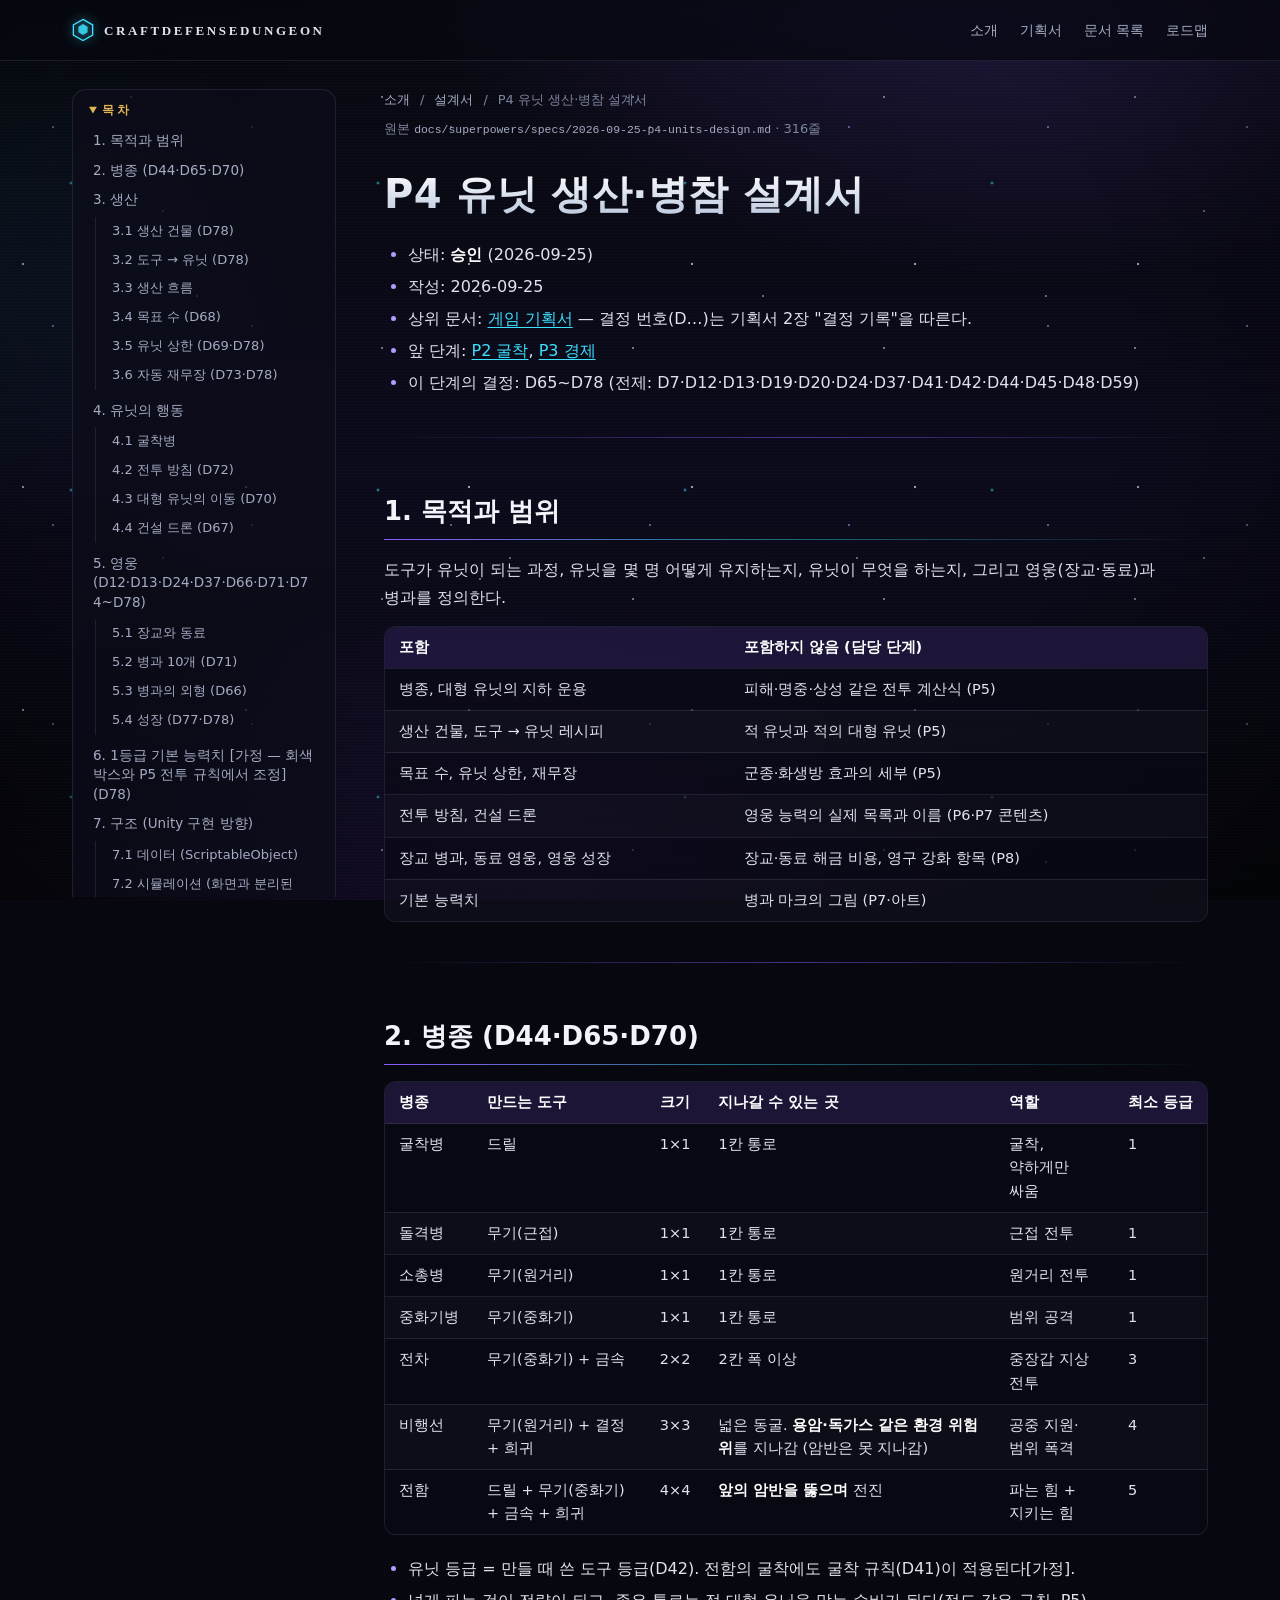
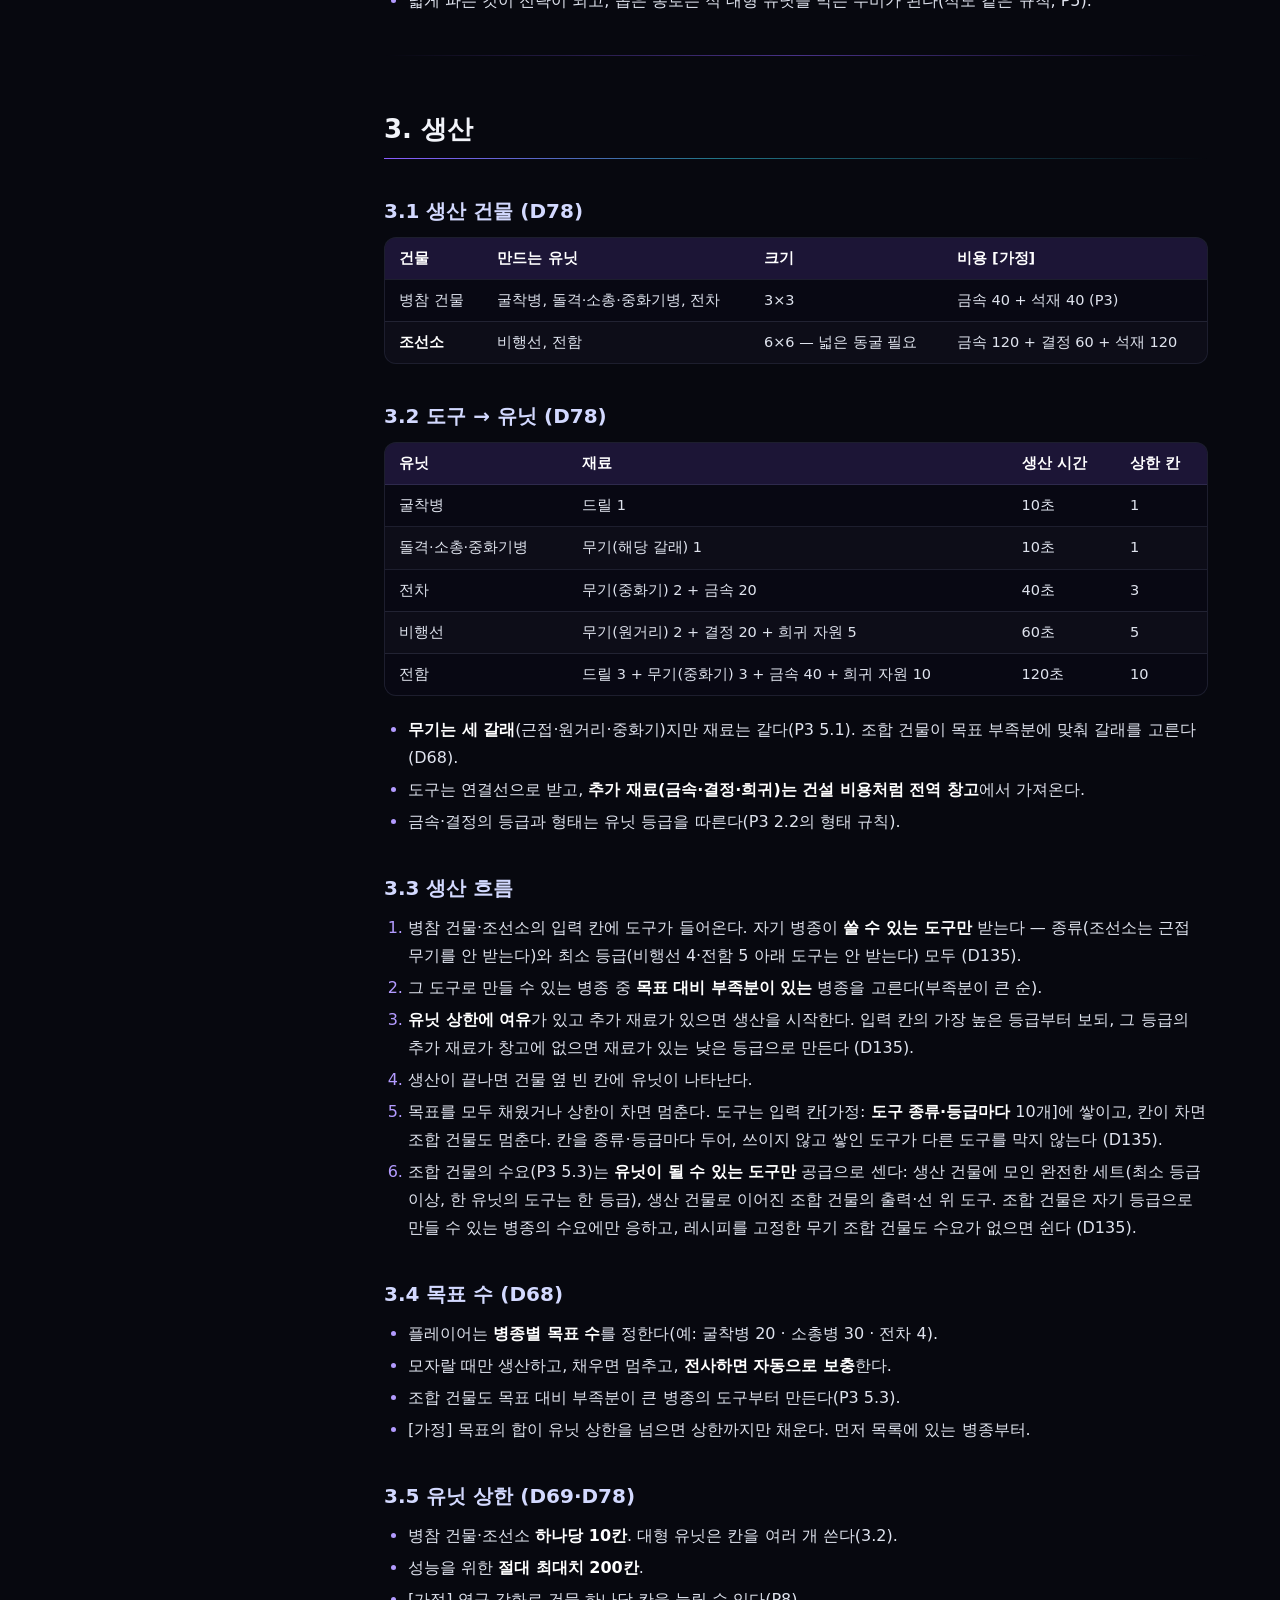
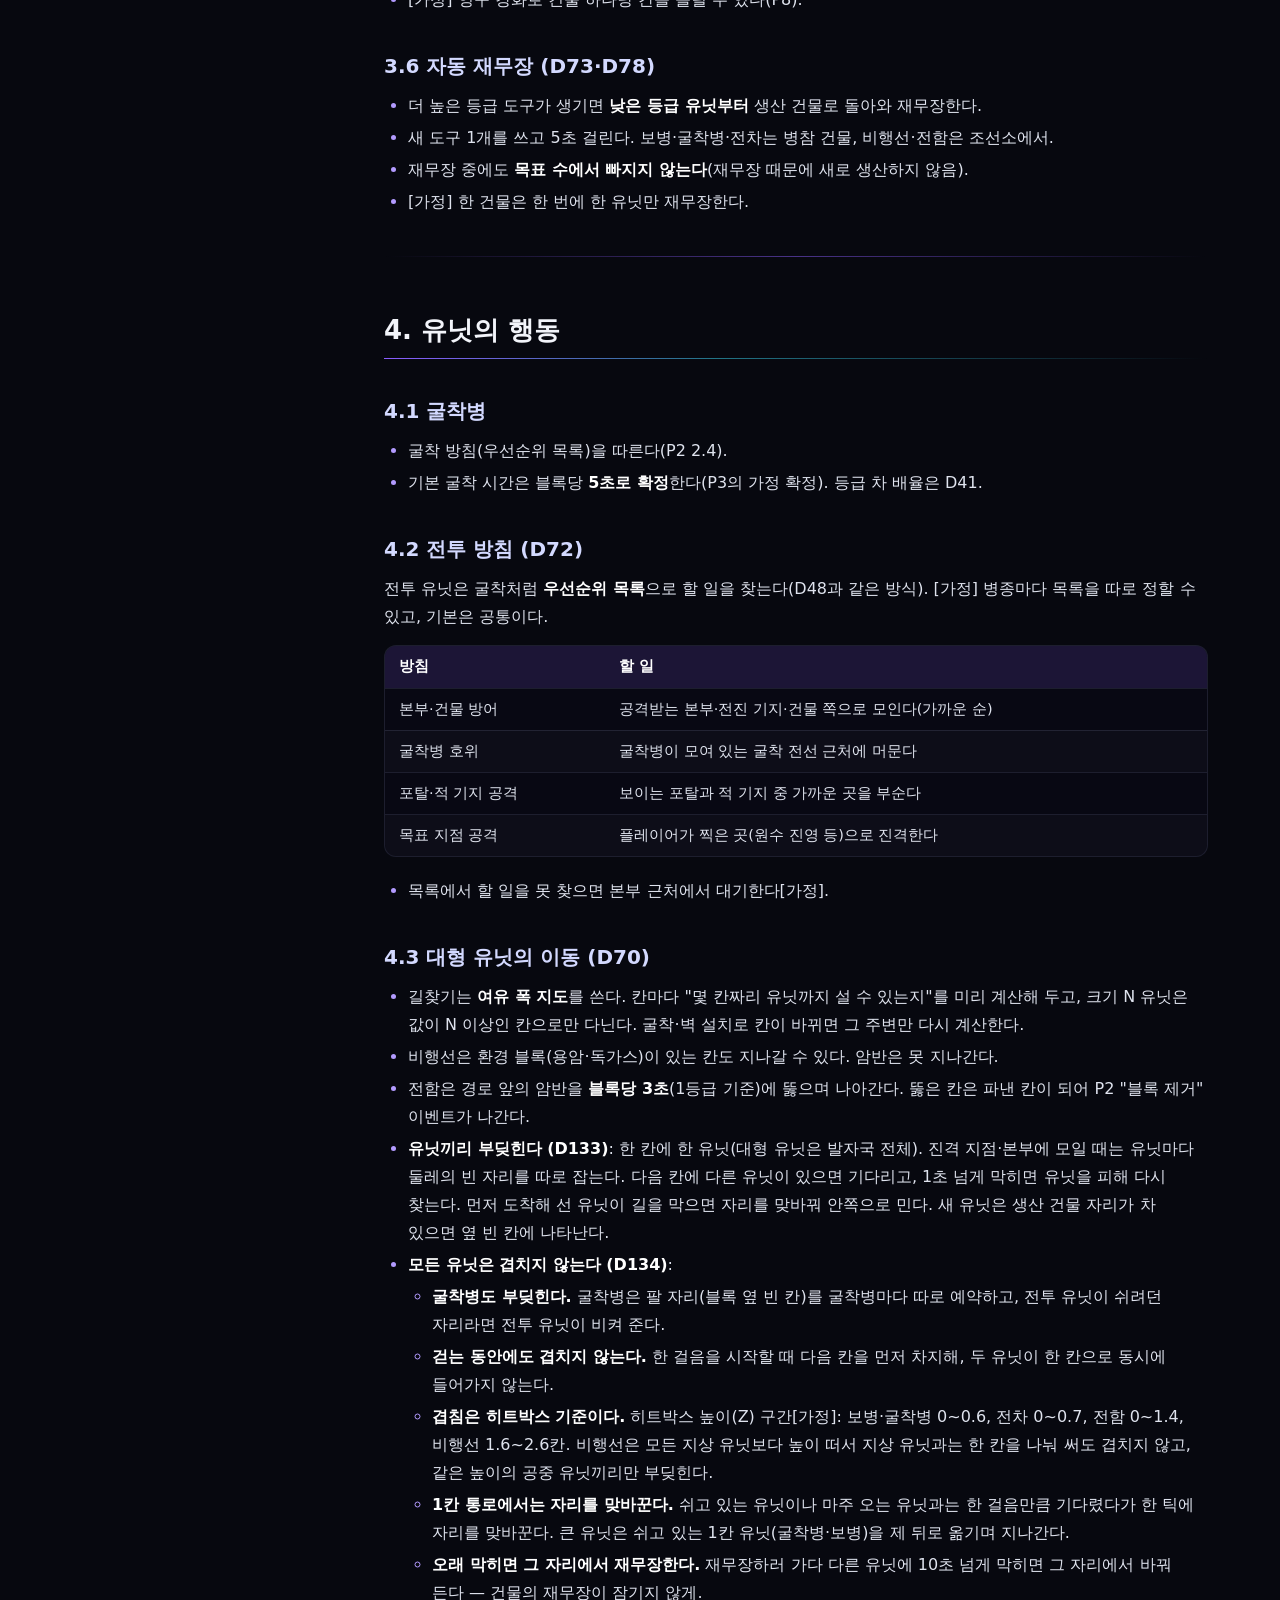
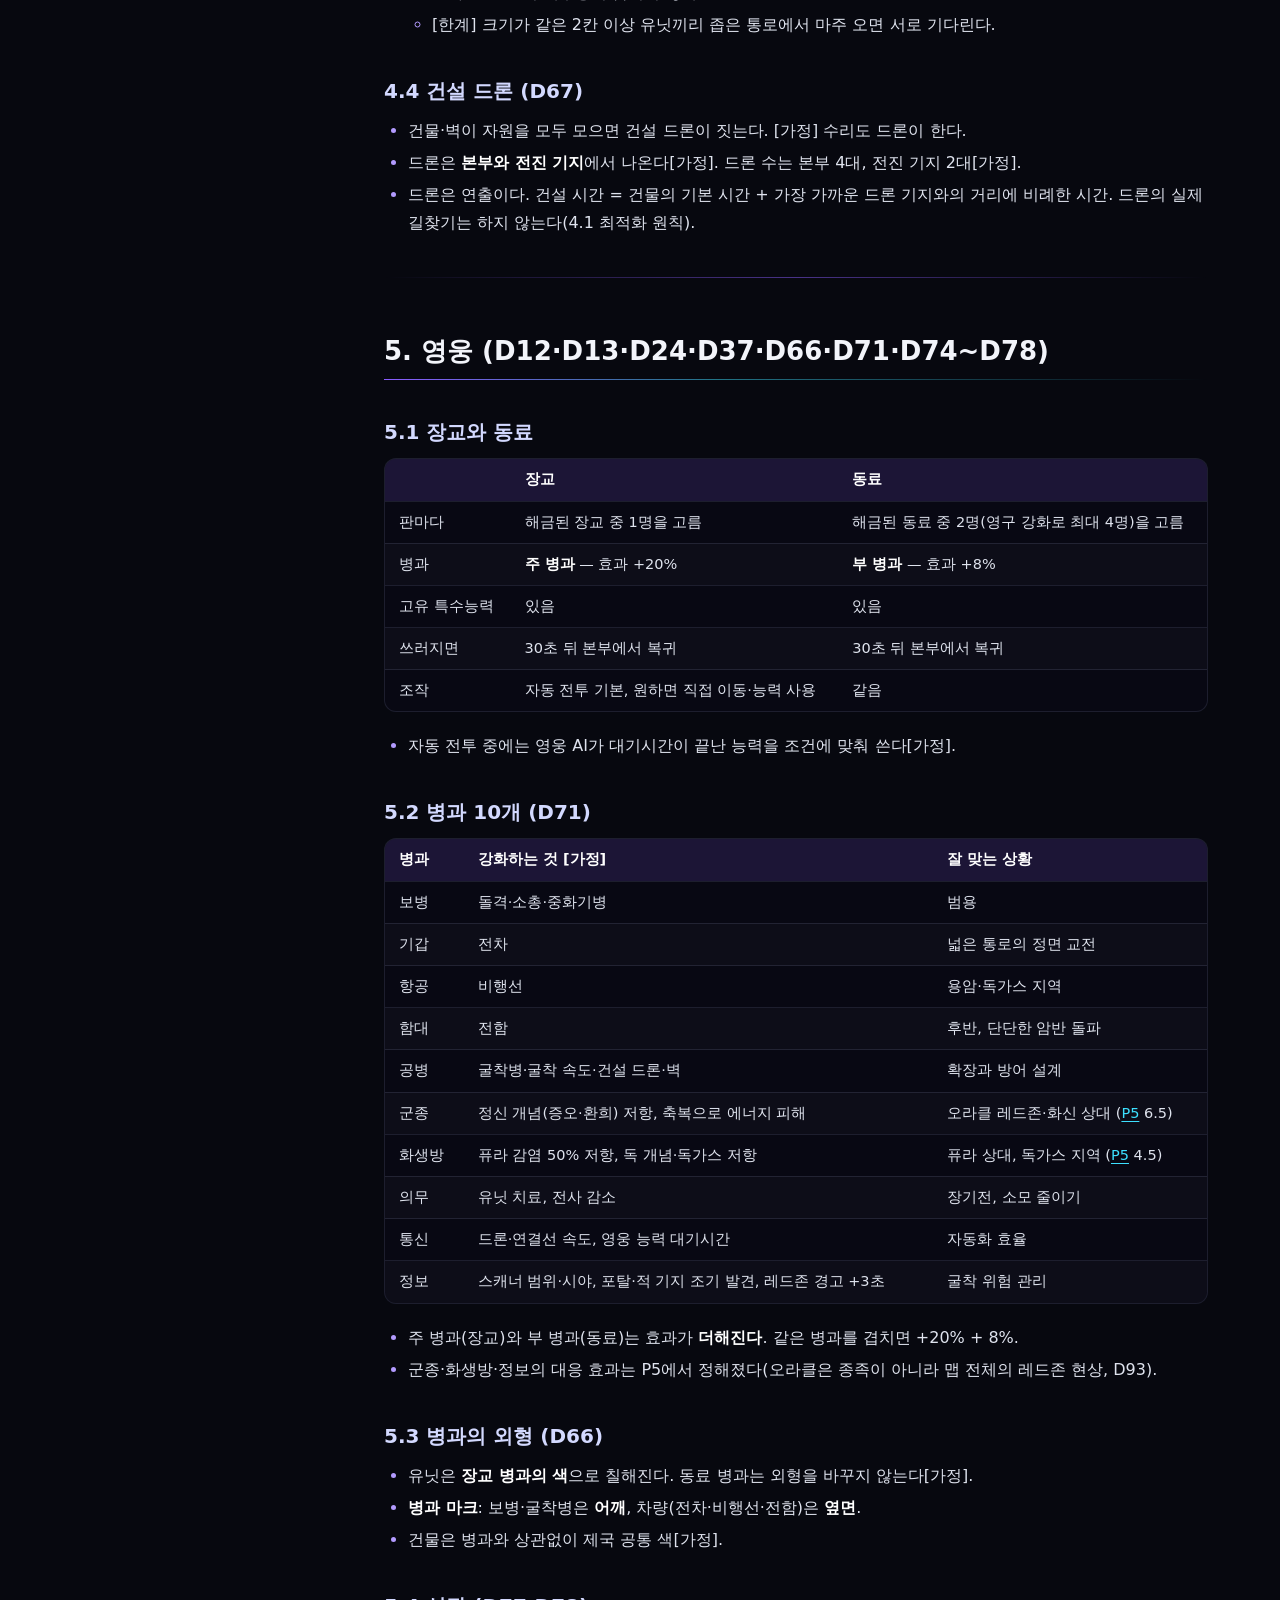
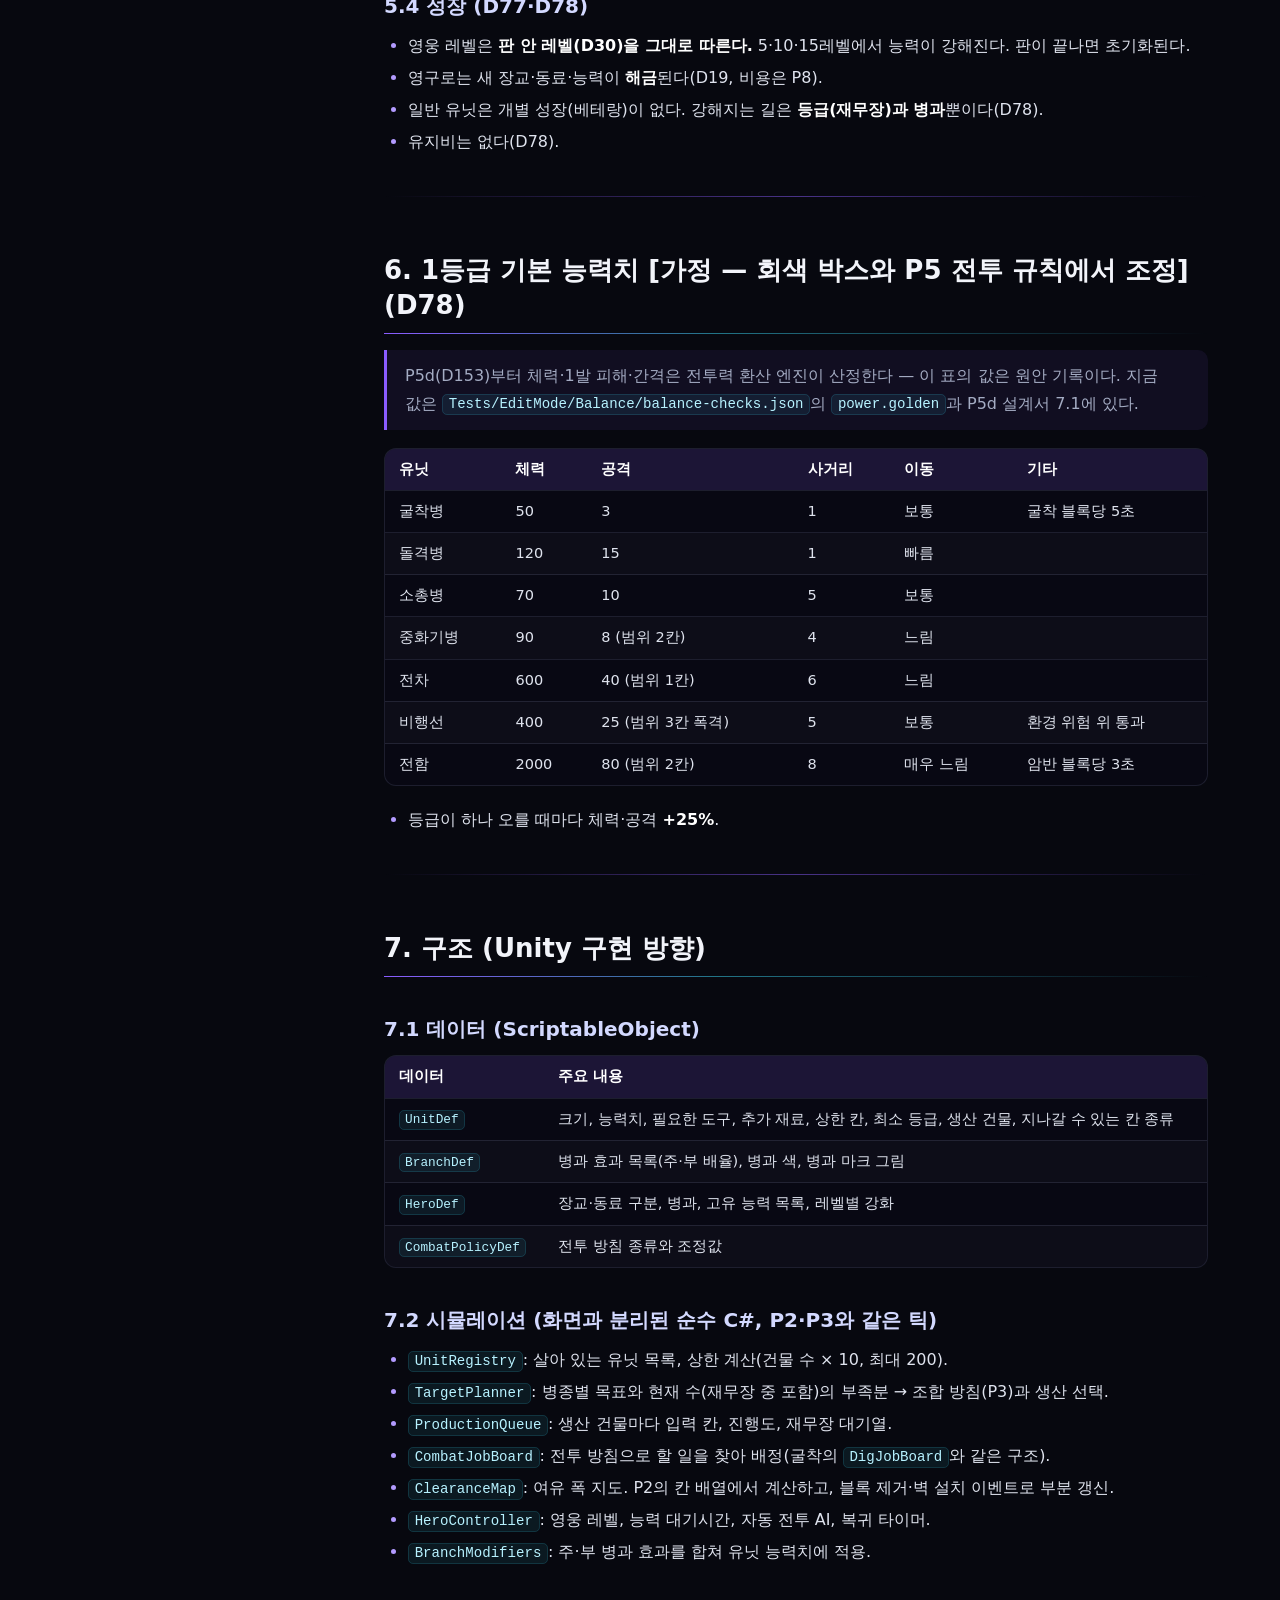
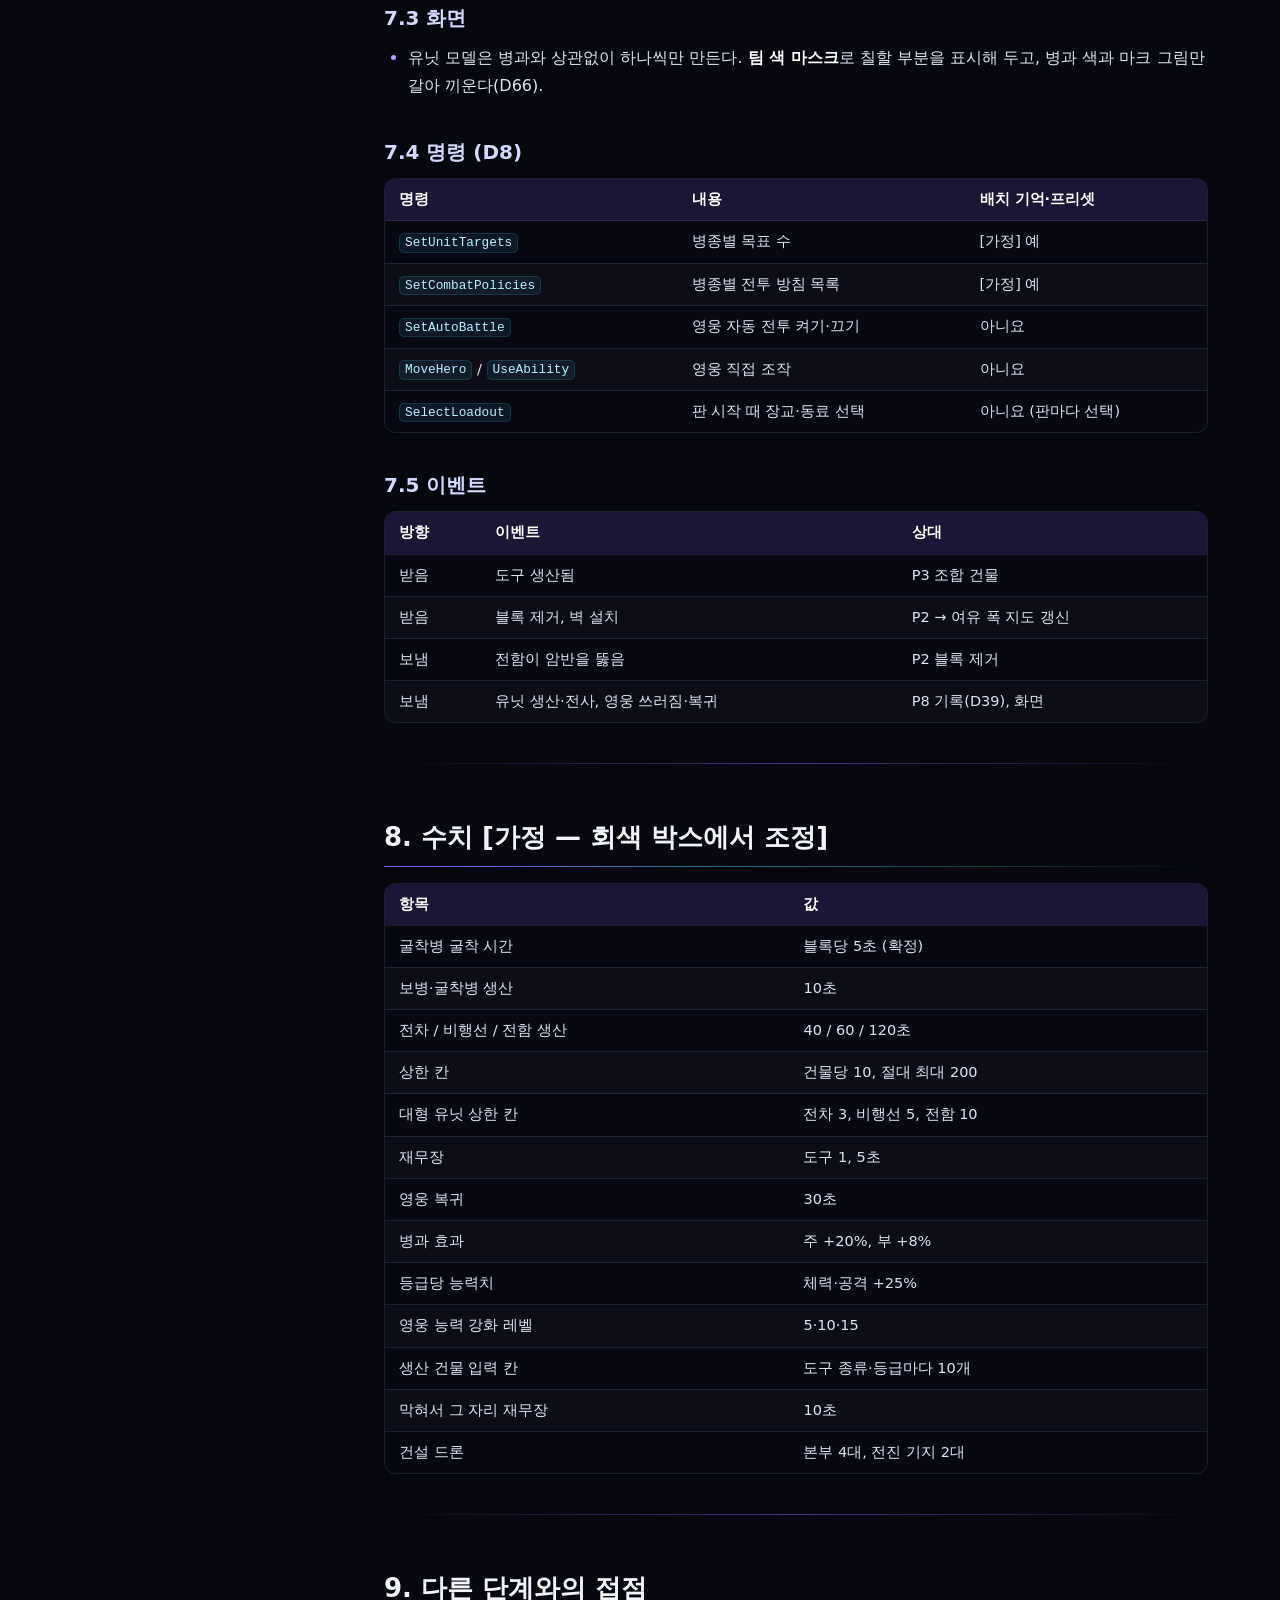
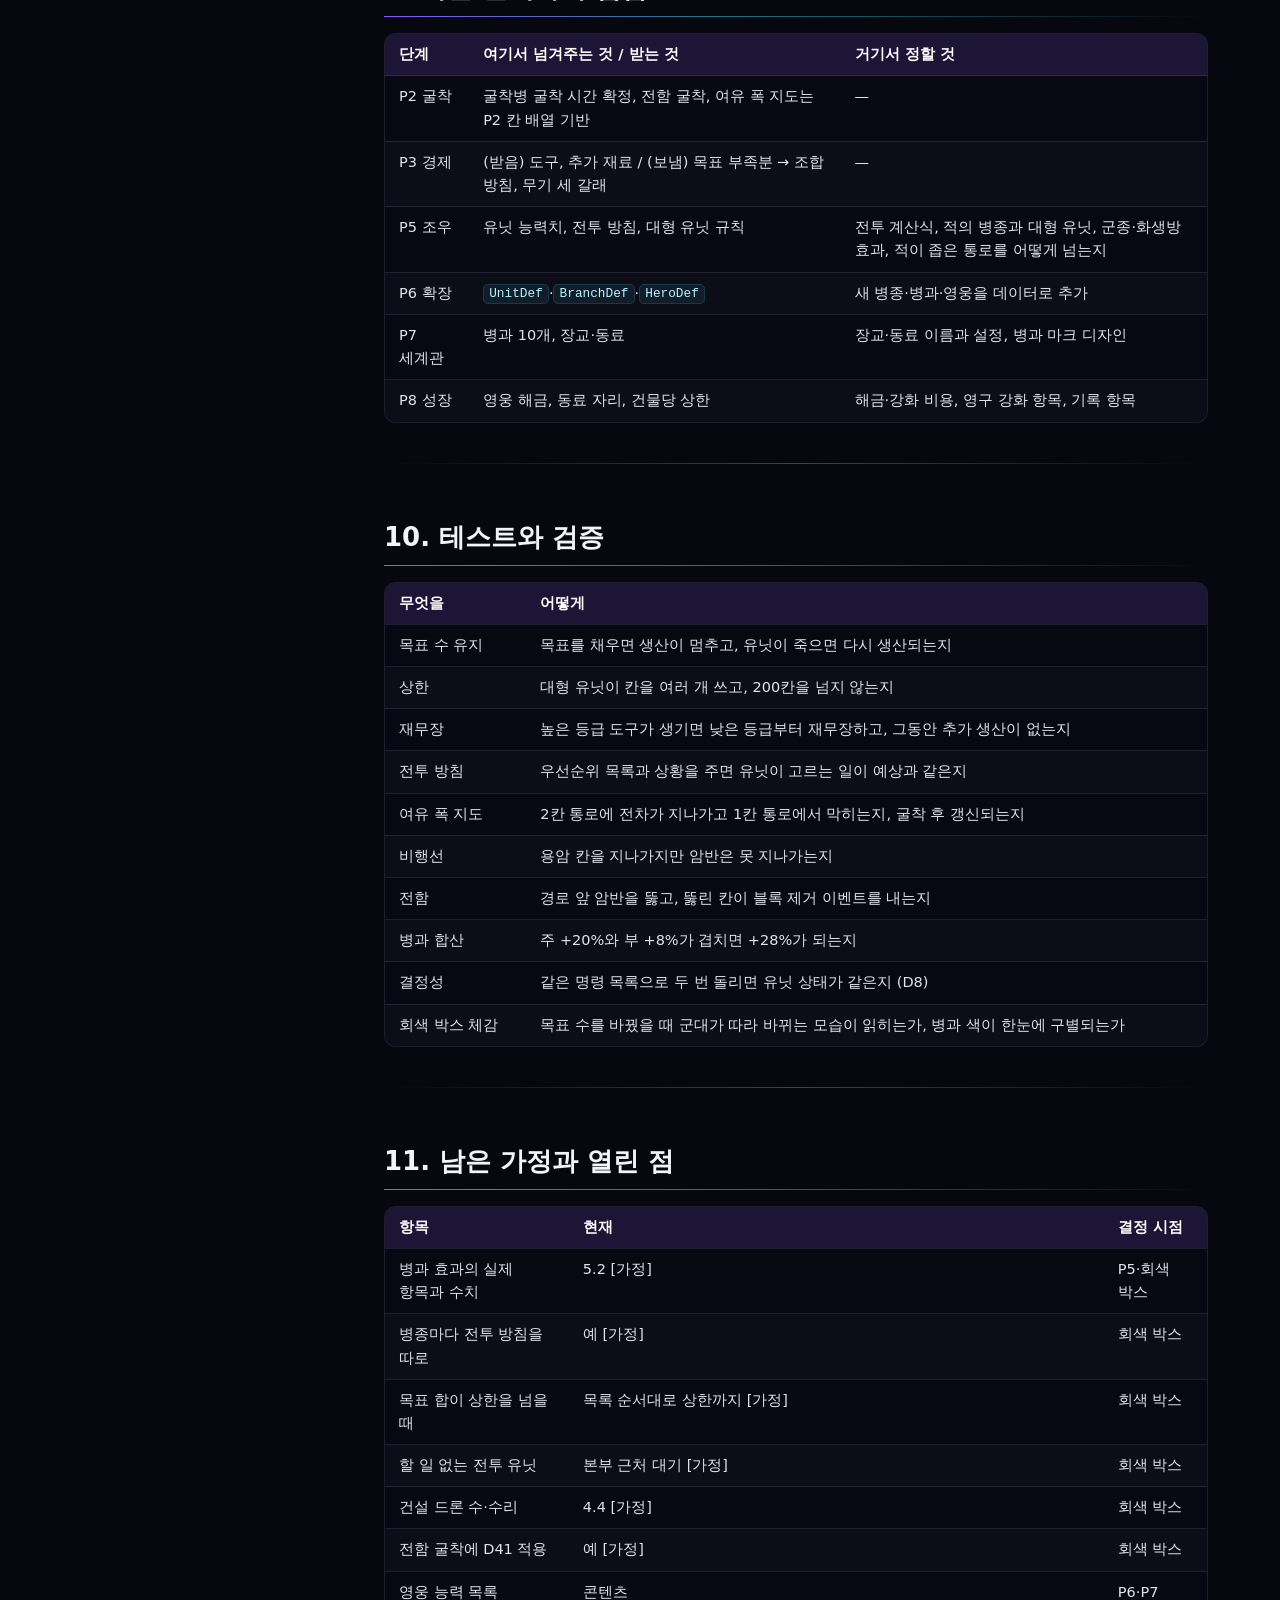
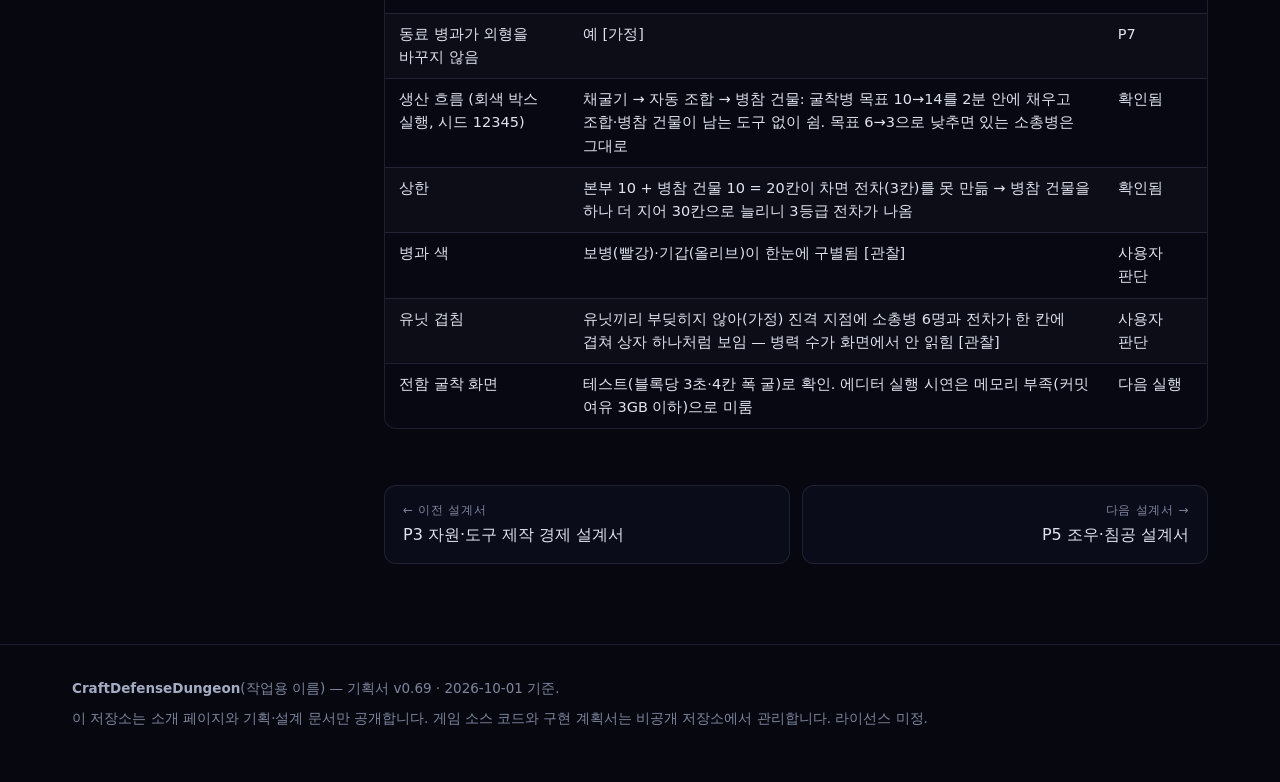
<file: docs/specs/2026-09-25-p4-units-design.html>
<!doctype html>
<html lang="ko">
<head>
<meta charset="utf-8">
<meta name="viewport" content="width=device-width, initial-scale=1">
<meta name="color-scheme" content="dark">
<title>P4 유닛 생산·병참 설계서 · CraftDefenseDungeon</title>
<meta name="description" content="설계서 — P4 유닛 생산·병참 설계서">
<link rel="stylesheet" href="../assets/site.css">
<script src="../assets/site.js" defer></script>
</head>
<body>
<a class="skip-link" href="#main">본문으로 건너뛰기</a>
<header class="topbar">
  <div class="wrap">
    <a class="brand" href="../index.html" aria-label="CraftDefenseDungeon 소개"><svg class="brand-mark" viewBox="0 0 24 26" width="22" height="24" aria-hidden="true"><path d="M12 1.5 22.5 7.5v11L12 24.5 1.5 18.5v-11z" fill="none" stroke="currentColor" stroke-width="1.5"/><path d="M12 6.5 17 9.5v6l-5 3-5-3v-6z" fill="currentColor" opacity=".85"/></svg><span>CraftDefenseDungeon</span></a>
    <nav class="site-nav" aria-label="사이트"><a href="../index.html">소개</a><a href="../game-plan.html">기획서</a><a href="../index.html#docs">문서 목록</a><a href="../index.html#roadmap">로드맵</a></nav>
  </div>
</header>
<div class="wrap doc-layout">
<aside class="doc-aside"><details class="toc" open><summary>목차</summary><nav aria-label="목차"><ol><li><a href="#1-목적과-범위">1. 목적과 범위</a></li><li><a href="#2-병종-d44d65d70">2. 병종 (D44·D65·D70)</a></li><li><a href="#3-생산">3. 생산</a><ol><li><a href="#31-생산-건물-d78">3.1 생산 건물 (D78)</a></li><li><a href="#32-도구--유닛-d78">3.2 도구 → 유닛 (D78)</a></li><li><a href="#33-생산-흐름">3.3 생산 흐름</a></li><li><a href="#34-목표-수-d68">3.4 목표 수 (D68)</a></li><li><a href="#35-유닛-상한-d69d78">3.5 유닛 상한 (D69·D78)</a></li><li><a href="#36-자동-재무장-d73d78">3.6 자동 재무장 (D73·D78)</a></li></ol></li><li><a href="#4-유닛의-행동">4. 유닛의 행동</a><ol><li><a href="#41-굴착병">4.1 굴착병</a></li><li><a href="#42-전투-방침-d72">4.2 전투 방침 (D72)</a></li><li><a href="#43-대형-유닛의-이동-d70">4.3 대형 유닛의 이동 (D70)</a></li><li><a href="#44-건설-드론-d67">4.4 건설 드론 (D67)</a></li></ol></li><li><a href="#5-영웅-d12d13d24d37d66d71d74d78">5. 영웅 (D12·D13·D24·D37·D66·D71·D74~D78)</a><ol><li><a href="#51-장교와-동료">5.1 장교와 동료</a></li><li><a href="#52-병과-10개-d71">5.2 병과 10개 (D71)</a></li><li><a href="#53-병과의-외형-d66">5.3 병과의 외형 (D66)</a></li><li><a href="#54-성장-d77d78">5.4 성장 (D77·D78)</a></li></ol></li><li><a href="#6-1등급-기본-능력치-가정--회색-박스와-p5-전투-규칙에서-조정-d78">6. 1등급 기본 능력치 [가정 — 회색 박스와 P5 전투 규칙에서 조정] (D78)</a></li><li><a href="#7-구조-unity-구현-방향">7. 구조 (Unity 구현 방향)</a><ol><li><a href="#71-데이터-scriptableobject">7.1 데이터 (ScriptableObject)</a></li><li><a href="#72-시뮬레이션-화면과-분리된-순수-c-p2p3와-같은-틱">7.2 시뮬레이션 (화면과 분리된 순수 C#, P2·P3와 같은 틱)</a></li><li><a href="#73-화면">7.3 화면</a></li><li><a href="#74-명령-d8">7.4 명령 (D8)</a></li><li><a href="#75-이벤트">7.5 이벤트</a></li></ol></li><li><a href="#8-수치-가정--회색-박스에서-조정">8. 수치 [가정 — 회색 박스에서 조정]</a></li><li><a href="#9-다른-단계와의-접점">9. 다른 단계와의 접점</a></li><li><a href="#10-테스트와-검증">10. 테스트와 검증</a></li><li><a href="#11-남은-가정과-열린-점">11. 남은 가정과 열린 점</a></li></ol></nav></details></aside>
<main id="main" class="doc-main">
<nav class="crumbs" aria-label="현재 위치"><a href="../index.html">소개</a><span aria-hidden="true">/</span><a href="../index.html#docs">설계서</a><span aria-hidden="true">/</span><span aria-current="page">P4 유닛 생산·병참 설계서</span></nav>
<p class="doc-src">원본 <code>docs/superpowers/specs/2026-09-25-p4-units-design.md</code> · 316줄</p>
<article class="md">
<h1 id="p4-유닛-생산병참-설계서">P4 유닛 생산·병참 설계서</h1>
<ul>
<li><p>상태: <strong>승인</strong> (2026-09-25)</p></li>
<li><p>작성: 2026-09-25</p></li>
<li><p>상위 문서: <a href="../game-plan.html">게임 기획서</a> — 결정 번호(D…)는 기획서 2장 &quot;결정 기록&quot;을 따른다.</p></li>
<li><p>앞 단계: <a href="2026-09-25-p2-digging-design.html">P2 굴착</a>, <a href="2026-09-25-p3-economy-design.html">P3 경제</a></p></li>
<li><p>이 단계의 결정: D65~D78 (전제: D7·D12·D13·D19·D20·D24·D37·D41·D42·D44·D45·D48·D59)</p></li>
</ul>
<hr>
<h2 id="1-목적과-범위">1. 목적과 범위</h2>
<p>도구가 유닛이 되는 과정, 유닛을 몇 명 어떻게 유지하는지, 유닛이 무엇을 하는지, 그리고 영웅(장교·동료)과 병과를 정의한다.</p>
<div class="table-wrap" tabindex="0" role="region" aria-label="표"><table>
<thead><tr><th scope="col">포함</th><th scope="col">포함하지 않음 (담당 단계)</th></tr></thead>
<tbody>
<tr><td>병종, 대형 유닛의 지하 운용</td><td>피해·명중·상성 같은 전투 계산식 (P5)</td></tr>
<tr><td>생산 건물, 도구 → 유닛 레시피</td><td>적 유닛과 적의 대형 유닛 (P5)</td></tr>
<tr><td>목표 수, 유닛 상한, 재무장</td><td>군종·화생방 효과의 세부 (P5)</td></tr>
<tr><td>전투 방침, 건설 드론</td><td>영웅 능력의 실제 목록과 이름 (P6·P7 콘텐츠)</td></tr>
<tr><td>장교 병과, 동료 영웅, 영웅 성장</td><td>장교·동료 해금 비용, 영구 강화 항목 (P8)</td></tr>
<tr><td>기본 능력치</td><td>병과 마크의 그림 (P7·아트)</td></tr>
</tbody></table></div>
<hr>
<h2 id="2-병종-d44d65d70">2. 병종 (D44·D65·D70)</h2>
<div class="table-wrap" tabindex="0" role="region" aria-label="표"><table>
<thead><tr><th scope="col">병종</th><th scope="col">만드는 도구</th><th scope="col">크기</th><th scope="col">지나갈 수 있는 곳</th><th scope="col">역할</th><th scope="col">최소 등급</th></tr></thead>
<tbody>
<tr><td>굴착병</td><td>드릴</td><td>1×1</td><td>1칸 통로</td><td>굴착, 약하게만 싸움</td><td>1</td></tr>
<tr><td>돌격병</td><td>무기(근접)</td><td>1×1</td><td>1칸 통로</td><td>근접 전투</td><td>1</td></tr>
<tr><td>소총병</td><td>무기(원거리)</td><td>1×1</td><td>1칸 통로</td><td>원거리 전투</td><td>1</td></tr>
<tr><td>중화기병</td><td>무기(중화기)</td><td>1×1</td><td>1칸 통로</td><td>범위 공격</td><td>1</td></tr>
<tr><td>전차</td><td>무기(중화기) + 금속</td><td>2×2</td><td>2칸 폭 이상</td><td>중장갑 지상 전투</td><td>3</td></tr>
<tr><td>비행선</td><td>무기(원거리) + 결정 + 희귀</td><td>3×3</td><td>넓은 동굴. <strong>용암·독가스 같은 환경 위험 위</strong>를 지나감 (암반은 못 지나감)</td><td>공중 지원·범위 폭격</td><td>4</td></tr>
<tr><td>전함</td><td>드릴 + 무기(중화기) + 금속 + 희귀</td><td>4×4</td><td><strong>앞의 암반을 뚫으며</strong> 전진</td><td>파는 힘 + 지키는 힘</td><td>5</td></tr>
</tbody></table></div>
<ul>
<li><p>유닛 등급 = 만들 때 쓴 도구 등급(D42). 전함의 굴착에도 굴착 규칙(D41)이 적용된다[가정].</p></li>
<li><p>넓게 파는 것이 전략이 되고, 좁은 통로는 적 대형 유닛을 막는 수비가 된다(적도 같은 규칙, P5).</p></li>
</ul>
<hr>
<h2 id="3-생산">3. 생산</h2>
<h3 id="31-생산-건물-d78">3.1 생산 건물 (D78)</h3>
<div class="table-wrap" tabindex="0" role="region" aria-label="표"><table>
<thead><tr><th scope="col">건물</th><th scope="col">만드는 유닛</th><th scope="col">크기</th><th scope="col">비용 [가정]</th></tr></thead>
<tbody>
<tr><td>병참 건물</td><td>굴착병, 돌격·소총·중화기병, 전차</td><td>3×3</td><td>금속 40 + 석재 40 (P3)</td></tr>
<tr><td><strong>조선소</strong></td><td>비행선, 전함</td><td>6×6 — 넓은 동굴 필요</td><td>금속 120 + 결정 60 + 석재 120</td></tr>
</tbody></table></div>
<h3 id="32-도구--유닛-d78">3.2 도구 → 유닛 (D78)</h3>
<div class="table-wrap" tabindex="0" role="region" aria-label="표"><table>
<thead><tr><th scope="col">유닛</th><th scope="col">재료</th><th scope="col">생산 시간</th><th scope="col">상한 칸</th></tr></thead>
<tbody>
<tr><td>굴착병</td><td>드릴 1</td><td>10초</td><td>1</td></tr>
<tr><td>돌격·소총·중화기병</td><td>무기(해당 갈래) 1</td><td>10초</td><td>1</td></tr>
<tr><td>전차</td><td>무기(중화기) 2 + 금속 20</td><td>40초</td><td>3</td></tr>
<tr><td>비행선</td><td>무기(원거리) 2 + 결정 20 + 희귀 자원 5</td><td>60초</td><td>5</td></tr>
<tr><td>전함</td><td>드릴 3 + 무기(중화기) 3 + 금속 40 + 희귀 자원 10</td><td>120초</td><td>10</td></tr>
</tbody></table></div>
<ul>
<li><p><strong>무기는 세 갈래</strong>(근접·원거리·중화기)지만 재료는 같다(P3 5.1). 조합 건물이 목표 부족분에 맞춰 갈래를 고른다(D68).</p></li>
<li><p>도구는 연결선으로 받고, <strong>추가 재료(금속·결정·희귀)는 건설 비용처럼 전역 창고</strong>에서 가져온다.</p></li>
<li><p>금속·결정의 등급과 형태는 유닛 등급을 따른다(P3 2.2의 형태 규칙).</p></li>
</ul>
<h3 id="33-생산-흐름">3.3 생산 흐름</h3>
<ol>
<li><p>병참 건물·조선소의 입력 칸에 도구가 들어온다. 자기 병종이 <strong>쓸 수 있는 도구만</strong> 받는다 — 종류(조선소는 근접 무기를 안 받는다)와 최소 등급(비행선 4·전함 5 아래 도구는 안 받는다) 모두 (D135).</p></li>
<li><p>그 도구로 만들 수 있는 병종 중 <strong>목표 대비 부족분이 있는</strong> 병종을 고른다(부족분이 큰 순).</p></li>
<li><p><strong>유닛 상한에 여유</strong>가 있고 추가 재료가 있으면 생산을 시작한다. 입력 칸의 가장 높은 등급부터 보되, 그 등급의 추가 재료가 창고에 없으면 재료가 있는 낮은 등급으로 만든다 (D135).</p></li>
<li><p>생산이 끝나면 건물 옆 빈 칸에 유닛이 나타난다.</p></li>
<li><p>목표를 모두 채웠거나 상한이 차면 멈춘다. 도구는 입력 칸[가정: <strong>도구 종류·등급마다</strong> 10개]에 쌓이고, 칸이 차면 조합 건물도 멈춘다. 칸을 종류·등급마다 두어, 쓰이지 않고 쌓인 도구가 다른 도구를 막지 않는다 (D135).</p></li>
<li><p>조합 건물의 수요(P3 5.3)는 <strong>유닛이 될 수 있는 도구만</strong> 공급으로 센다: 생산 건물에 모인 완전한 세트(최소 등급 이상, 한 유닛의 도구는 한 등급), 생산 건물로 이어진 조합 건물의 출력·선 위 도구. 조합 건물은 자기 등급으로 만들 수 있는 병종의 수요에만 응하고, 레시피를 고정한 무기 조합 건물도 수요가 없으면 쉰다 (D135).</p></li>
</ol>
<h3 id="34-목표-수-d68">3.4 목표 수 (D68)</h3>
<ul>
<li><p>플레이어는 <strong>병종별 목표 수</strong>를 정한다(예: 굴착병 20 · 소총병 30 · 전차 4).</p></li>
<li><p>모자랄 때만 생산하고, 채우면 멈추고, <strong>전사하면 자동으로 보충</strong>한다.</p></li>
<li><p>조합 건물도 목표 대비 부족분이 큰 병종의 도구부터 만든다(P3 5.3).</p></li>
<li><p>[가정] 목표의 합이 유닛 상한을 넘으면 상한까지만 채운다. 먼저 목록에 있는 병종부터.</p></li>
</ul>
<h3 id="35-유닛-상한-d69d78">3.5 유닛 상한 (D69·D78)</h3>
<ul>
<li><p>병참 건물·조선소 <strong>하나당 10칸</strong>. 대형 유닛은 칸을 여러 개 쓴다(3.2).</p></li>
<li><p>성능을 위한 <strong>절대 최대치 200칸</strong>.</p></li>
<li><p>[가정] 영구 강화로 건물 하나당 칸을 늘릴 수 있다(P8).</p></li>
</ul>
<h3 id="36-자동-재무장-d73d78">3.6 자동 재무장 (D73·D78)</h3>
<ul>
<li><p>더 높은 등급 도구가 생기면 <strong>낮은 등급 유닛부터</strong> 생산 건물로 돌아와 재무장한다.</p></li>
<li><p>새 도구 1개를 쓰고 5초 걸린다. 보병·굴착병·전차는 병참 건물, 비행선·전함은 조선소에서.</p></li>
<li><p>재무장 중에도 <strong>목표 수에서 빠지지 않는다</strong>(재무장 때문에 새로 생산하지 않음).</p></li>
<li><p>[가정] 한 건물은 한 번에 한 유닛만 재무장한다.</p></li>
</ul>
<hr>
<h2 id="4-유닛의-행동">4. 유닛의 행동</h2>
<h3 id="41-굴착병">4.1 굴착병</h3>
<ul>
<li><p>굴착 방침(우선순위 목록)을 따른다(P2 2.4).</p></li>
<li><p>기본 굴착 시간은 블록당 <strong>5초로 확정</strong>한다(P3의 가정 확정). 등급 차 배율은 D41.</p></li>
</ul>
<h3 id="42-전투-방침-d72">4.2 전투 방침 (D72)</h3>
<p>전투 유닛은 굴착처럼 <strong>우선순위 목록</strong>으로 할 일을 찾는다(D48과 같은 방식). [가정] 병종마다 목록을 따로 정할 수 있고, 기본은 공통이다.</p>
<div class="table-wrap" tabindex="0" role="region" aria-label="표"><table>
<thead><tr><th scope="col">방침</th><th scope="col">할 일</th></tr></thead>
<tbody>
<tr><td>본부·건물 방어</td><td>공격받는 본부·전진 기지·건물 쪽으로 모인다(가까운 순)</td></tr>
<tr><td>굴착병 호위</td><td>굴착병이 모여 있는 굴착 전선 근처에 머문다</td></tr>
<tr><td>포탈·적 기지 공격</td><td>보이는 포탈과 적 기지 중 가까운 곳을 부순다</td></tr>
<tr><td>목표 지점 공격</td><td>플레이어가 찍은 곳(원수 진영 등)으로 진격한다</td></tr>
</tbody></table></div>
<ul>
<li><p>목록에서 할 일을 못 찾으면 본부 근처에서 대기한다[가정].</p></li>
</ul>
<h3 id="43-대형-유닛의-이동-d70">4.3 대형 유닛의 이동 (D70)</h3>
<ul>
<li><p>길찾기는 <strong>여유 폭 지도</strong>를 쓴다. 칸마다 &quot;몇 칸짜리 유닛까지 설 수 있는지&quot;를 미리 계산해 두고, 크기 N 유닛은 값이 N 이상인 칸으로만 다닌다. 굴착·벽 설치로 칸이 바뀌면 그 주변만 다시 계산한다.</p></li>
<li><p>비행선은 환경 블록(용암·독가스)이 있는 칸도 지나갈 수 있다. 암반은 못 지나간다.</p></li>
<li><p>전함은 경로 앞의 암반을 <strong>블록당 3초</strong>(1등급 기준)에 뚫으며 나아간다. 뚫은 칸은 파낸 칸이 되어 P2 &quot;블록 제거&quot; 이벤트가 나간다.</p></li>
<li><p><strong>유닛끼리 부딪힌다 (D133)</strong>: 한 칸에 한 유닛(대형 유닛은 발자국 전체). 진격 지점·본부에 모일 때는 유닛마다 둘레의 빈 자리를 따로 잡는다. 다음 칸에 다른 유닛이 있으면 기다리고, 1초 넘게 막히면 유닛을 피해 다시 찾는다. 먼저 도착해 선 유닛이 길을 막으면 자리를 맞바꿔 안쪽으로 민다. 새 유닛은 생산 건물 자리가 차 있으면 옆 빈 칸에 나타난다.</p></li>
<li><p><strong>모든 유닛은 겹치지 않는다 (D134)</strong>:</p>
<ul>
<li><p><strong>굴착병도 부딪힌다.</strong> 굴착병은 팔 자리(블록 옆 빈 칸)를 굴착병마다 따로 예약하고, 전투 유닛이 쉬려던 자리라면 전투 유닛이 비켜 준다.</p></li>
<li><p><strong>걷는 동안에도 겹치지 않는다.</strong> 한 걸음을 시작할 때 다음 칸을 먼저 차지해, 두 유닛이 한 칸으로 동시에 들어가지 않는다.</p></li>
<li><p><strong>겹침은 히트박스 기준이다.</strong> 히트박스 높이(Z) 구간[가정]: 보병·굴착병 0~0.6, 전차 0~0.7, 전함 0~1.4, 비행선 1.6~2.6칸. 비행선은 모든 지상 유닛보다 높이 떠서 지상 유닛과는 한 칸을 나눠 써도 겹치지 않고, 같은 높이의 공중 유닛끼리만 부딪힌다.</p></li>
<li><p><strong>1칸 통로에서는 자리를 맞바꾼다.</strong> 쉬고 있는 유닛이나 마주 오는 유닛과는 한 걸음만큼 기다렸다가 한 틱에 자리를 맞바꾼다. 큰 유닛은 쉬고 있는 1칸 유닛(굴착병·보병)을 제 뒤로 옮기며 지나간다.</p></li>
<li><p><strong>오래 막히면 그 자리에서 재무장한다.</strong> 재무장하러 가다 다른 유닛에 10초 넘게 막히면 그 자리에서 바꿔 든다 — 건물의 재무장이 잠기지 않게.</p></li>
<li><p>[한계] 크기가 같은 2칸 이상 유닛끼리 좁은 통로에서 마주 오면 서로 기다린다.</p></li>
</ul></li>
</ul>
<h3 id="44-건설-드론-d67">4.4 건설 드론 (D67)</h3>
<ul>
<li><p>건물·벽이 자원을 모두 모으면 건설 드론이 짓는다. [가정] 수리도 드론이 한다.</p></li>
<li><p>드론은 <strong>본부와 전진 기지</strong>에서 나온다[가정]. 드론 수는 본부 4대, 전진 기지 2대[가정].</p></li>
<li><p>드론은 연출이다. 건설 시간 = 건물의 기본 시간 + 가장 가까운 드론 기지와의 거리에 비례한 시간. 드론의 실제 길찾기는 하지 않는다(4.1 최적화 원칙).</p></li>
</ul>
<hr>
<h2 id="5-영웅-d12d13d24d37d66d71d74d78">5. 영웅 (D12·D13·D24·D37·D66·D71·D74~D78)</h2>
<h3 id="51-장교와-동료">5.1 장교와 동료</h3>
<div class="table-wrap" tabindex="0" role="region" aria-label="표"><table>
<thead><tr><th scope="col"></th><th scope="col">장교</th><th scope="col">동료</th></tr></thead>
<tbody>
<tr><td>판마다</td><td>해금된 장교 중 1명을 고름</td><td>해금된 동료 중 2명(영구 강화로 최대 4명)을 고름</td></tr>
<tr><td>병과</td><td><strong>주 병과</strong> — 효과 +20%</td><td><strong>부 병과</strong> — 효과 +8%</td></tr>
<tr><td>고유 특수능력</td><td>있음</td><td>있음</td></tr>
<tr><td>쓰러지면</td><td>30초 뒤 본부에서 복귀</td><td>30초 뒤 본부에서 복귀</td></tr>
<tr><td>조작</td><td>자동 전투 기본, 원하면 직접 이동·능력 사용</td><td>같음</td></tr>
</tbody></table></div>
<ul>
<li><p>자동 전투 중에는 영웅 AI가 대기시간이 끝난 능력을 조건에 맞춰 쓴다[가정].</p></li>
</ul>
<h3 id="52-병과-10개-d71">5.2 병과 10개 (D71)</h3>
<div class="table-wrap" tabindex="0" role="region" aria-label="표"><table>
<thead><tr><th scope="col">병과</th><th scope="col">강화하는 것 [가정]</th><th scope="col">잘 맞는 상황</th></tr></thead>
<tbody>
<tr><td>보병</td><td>돌격·소총·중화기병</td><td>범용</td></tr>
<tr><td>기갑</td><td>전차</td><td>넓은 통로의 정면 교전</td></tr>
<tr><td>항공</td><td>비행선</td><td>용암·독가스 지역</td></tr>
<tr><td>함대</td><td>전함</td><td>후반, 단단한 암반 돌파</td></tr>
<tr><td>공병</td><td>굴착병·굴착 속도·건설 드론·벽</td><td>확장과 방어 설계</td></tr>
<tr><td>군종</td><td>정신 개념(증오·환희) 저항, 축복으로 에너지 피해</td><td>오라클 레드존·화신 상대 (<a href="2026-09-25-p5-encounters-design.html">P5</a> 6.5)</td></tr>
<tr><td>화생방</td><td>퓨라 감염 50% 저항, 독 개념·독가스 저항</td><td>퓨라 상대, 독가스 지역 (<a href="2026-09-25-p5-encounters-design.html">P5</a> 4.5)</td></tr>
<tr><td>의무</td><td>유닛 치료, 전사 감소</td><td>장기전, 소모 줄이기</td></tr>
<tr><td>통신</td><td>드론·연결선 속도, 영웅 능력 대기시간</td><td>자동화 효율</td></tr>
<tr><td>정보</td><td>스캐너 범위·시야, 포탈·적 기지 조기 발견, 레드존 경고 +3초</td><td>굴착 위험 관리</td></tr>
</tbody></table></div>
<ul>
<li><p>주 병과(장교)와 부 병과(동료)는 효과가 <strong>더해진다</strong>. 같은 병과를 겹치면 +20% + 8%.</p></li>
<li><p>군종·화생방·정보의 대응 효과는 P5에서 정해졌다(오라클은 종족이 아니라 맵 전체의 레드존 현상, D93).</p></li>
</ul>
<h3 id="53-병과의-외형-d66">5.3 병과의 외형 (D66)</h3>
<ul>
<li><p>유닛은 <strong>장교 병과의 색</strong>으로 칠해진다. 동료 병과는 외형을 바꾸지 않는다[가정].</p></li>
<li><p><strong>병과 마크</strong>: 보병·굴착병은 <strong>어깨</strong>, 차량(전차·비행선·전함)은 <strong>옆면</strong>.</p></li>
<li><p>건물은 병과와 상관없이 제국 공통 색[가정].</p></li>
</ul>
<h3 id="54-성장-d77d78">5.4 성장 (D77·D78)</h3>
<ul>
<li><p>영웅 레벨은 <strong>판 안 레벨(D30)을 그대로 따른다.</strong> 5·10·15레벨에서 능력이 강해진다. 판이 끝나면 초기화된다.</p></li>
<li><p>영구로는 새 장교·동료·능력이 <strong>해금</strong>된다(D19, 비용은 P8).</p></li>
<li><p>일반 유닛은 개별 성장(베테랑)이 없다. 강해지는 길은 <strong>등급(재무장)과 병과</strong>뿐이다(D78).</p></li>
<li><p>유지비는 없다(D78).</p></li>
</ul>
<hr>
<h2 id="6-1등급-기본-능력치-가정--회색-박스와-p5-전투-규칙에서-조정-d78">6. 1등급 기본 능력치 [가정 — 회색 박스와 P5 전투 규칙에서 조정] (D78)</h2>
<blockquote>
<p>P5d(D153)부터 체력·1발 피해·간격은 전투력 환산 엔진이 산정한다 — 이 표의 값은 원안 기록이다. 지금 값은 <code>Tests/EditMode/Balance/balance-checks.json</code>의 <code>power.golden</code>과 P5d 설계서 7.1에 있다.</p>
</blockquote>
<div class="table-wrap" tabindex="0" role="region" aria-label="표"><table>
<thead><tr><th scope="col">유닛</th><th scope="col">체력</th><th scope="col">공격</th><th scope="col">사거리</th><th scope="col">이동</th><th scope="col">기타</th></tr></thead>
<tbody>
<tr><td>굴착병</td><td>50</td><td>3</td><td>1</td><td>보통</td><td>굴착 블록당 5초</td></tr>
<tr><td>돌격병</td><td>120</td><td>15</td><td>1</td><td>빠름</td><td></td></tr>
<tr><td>소총병</td><td>70</td><td>10</td><td>5</td><td>보통</td><td></td></tr>
<tr><td>중화기병</td><td>90</td><td>8 (범위 2칸)</td><td>4</td><td>느림</td><td></td></tr>
<tr><td>전차</td><td>600</td><td>40 (범위 1칸)</td><td>6</td><td>느림</td><td></td></tr>
<tr><td>비행선</td><td>400</td><td>25 (범위 3칸 폭격)</td><td>5</td><td>보통</td><td>환경 위험 위 통과</td></tr>
<tr><td>전함</td><td>2000</td><td>80 (범위 2칸)</td><td>8</td><td>매우 느림</td><td>암반 블록당 3초</td></tr>
</tbody></table></div>
<ul>
<li><p>등급이 하나 오를 때마다 체력·공격 <strong>+25%</strong>.</p></li>
</ul>
<hr>
<h2 id="7-구조-unity-구현-방향">7. 구조 (Unity 구현 방향)</h2>
<h3 id="71-데이터-scriptableobject">7.1 데이터 (ScriptableObject)</h3>
<div class="table-wrap" tabindex="0" role="region" aria-label="표"><table>
<thead><tr><th scope="col">데이터</th><th scope="col">주요 내용</th></tr></thead>
<tbody>
<tr><td><code>UnitDef</code></td><td>크기, 능력치, 필요한 도구, 추가 재료, 상한 칸, 최소 등급, 생산 건물, 지나갈 수 있는 칸 종류</td></tr>
<tr><td><code>BranchDef</code></td><td>병과 효과 목록(주·부 배율), 병과 색, 병과 마크 그림</td></tr>
<tr><td><code>HeroDef</code></td><td>장교·동료 구분, 병과, 고유 능력 목록, 레벨별 강화</td></tr>
<tr><td><code>CombatPolicyDef</code></td><td>전투 방침 종류와 조정값</td></tr>
</tbody></table></div>
<h3 id="72-시뮬레이션-화면과-분리된-순수-c-p2p3와-같은-틱">7.2 시뮬레이션 (화면과 분리된 순수 C#, P2·P3와 같은 틱)</h3>
<ul>
<li><p><code>UnitRegistry</code>: 살아 있는 유닛 목록, 상한 계산(건물 수 × 10, 최대 200).</p></li>
<li><p><code>TargetPlanner</code>: 병종별 목표와 현재 수(재무장 중 포함)의 부족분 → 조합 방침(P3)과 생산 선택.</p></li>
<li><p><code>ProductionQueue</code>: 생산 건물마다 입력 칸, 진행도, 재무장 대기열.</p></li>
<li><p><code>CombatJobBoard</code>: 전투 방침으로 할 일을 찾아 배정(굴착의 <code>DigJobBoard</code>와 같은 구조).</p></li>
<li><p><code>ClearanceMap</code>: 여유 폭 지도. P2의 칸 배열에서 계산하고, 블록 제거·벽 설치 이벤트로 부분 갱신.</p></li>
<li><p><code>HeroController</code>: 영웅 레벨, 능력 대기시간, 자동 전투 AI, 복귀 타이머.</p></li>
<li><p><code>BranchModifiers</code>: 주·부 병과 효과를 합쳐 유닛 능력치에 적용.</p></li>
</ul>
<h3 id="73-화면">7.3 화면</h3>
<ul>
<li><p>유닛 모델은 병과와 상관없이 하나씩만 만든다. <strong>팀 색 마스크</strong>로 칠할 부분을 표시해 두고, 병과 색과 마크 그림만 갈아 끼운다(D66).</p></li>
</ul>
<h3 id="74-명령-d8">7.4 명령 (D8)</h3>
<div class="table-wrap" tabindex="0" role="region" aria-label="표"><table>
<thead><tr><th scope="col">명령</th><th scope="col">내용</th><th scope="col">배치 기억·프리셋</th></tr></thead>
<tbody>
<tr><td><code>SetUnitTargets</code></td><td>병종별 목표 수</td><td>[가정] 예</td></tr>
<tr><td><code>SetCombatPolicies</code></td><td>병종별 전투 방침 목록</td><td>[가정] 예</td></tr>
<tr><td><code>SetAutoBattle</code></td><td>영웅 자동 전투 켜기·끄기</td><td>아니요</td></tr>
<tr><td><code>MoveHero</code> / <code>UseAbility</code></td><td>영웅 직접 조작</td><td>아니요</td></tr>
<tr><td><code>SelectLoadout</code></td><td>판 시작 때 장교·동료 선택</td><td>아니요 (판마다 선택)</td></tr>
</tbody></table></div>
<h3 id="75-이벤트">7.5 이벤트</h3>
<div class="table-wrap" tabindex="0" role="region" aria-label="표"><table>
<thead><tr><th scope="col">방향</th><th scope="col">이벤트</th><th scope="col">상대</th></tr></thead>
<tbody>
<tr><td>받음</td><td>도구 생산됨</td><td>P3 조합 건물</td></tr>
<tr><td>받음</td><td>블록 제거, 벽 설치</td><td>P2 → 여유 폭 지도 갱신</td></tr>
<tr><td>보냄</td><td>전함이 암반을 뚫음</td><td>P2 블록 제거</td></tr>
<tr><td>보냄</td><td>유닛 생산·전사, 영웅 쓰러짐·복귀</td><td>P8 기록(D39), 화면</td></tr>
</tbody></table></div>
<hr>
<h2 id="8-수치-가정--회색-박스에서-조정">8. 수치 [가정 — 회색 박스에서 조정]</h2>
<div class="table-wrap" tabindex="0" role="region" aria-label="표"><table>
<thead><tr><th scope="col">항목</th><th scope="col">값</th></tr></thead>
<tbody>
<tr><td>굴착병 굴착 시간</td><td>블록당 5초 (확정)</td></tr>
<tr><td>보병·굴착병 생산</td><td>10초</td></tr>
<tr><td>전차 / 비행선 / 전함 생산</td><td>40 / 60 / 120초</td></tr>
<tr><td>상한 칸</td><td>건물당 10, 절대 최대 200</td></tr>
<tr><td>대형 유닛 상한 칸</td><td>전차 3, 비행선 5, 전함 10</td></tr>
<tr><td>재무장</td><td>도구 1, 5초</td></tr>
<tr><td>영웅 복귀</td><td>30초</td></tr>
<tr><td>병과 효과</td><td>주 +20%, 부 +8%</td></tr>
<tr><td>등급당 능력치</td><td>체력·공격 +25%</td></tr>
<tr><td>영웅 능력 강화 레벨</td><td>5·10·15</td></tr>
<tr><td>생산 건물 입력 칸</td><td>도구 종류·등급마다 10개</td></tr>
<tr><td>막혀서 그 자리 재무장</td><td>10초</td></tr>
<tr><td>건설 드론</td><td>본부 4대, 전진 기지 2대</td></tr>
</tbody></table></div>
<hr>
<h2 id="9-다른-단계와의-접점">9. 다른 단계와의 접점</h2>
<div class="table-wrap" tabindex="0" role="region" aria-label="표"><table>
<thead><tr><th scope="col">단계</th><th scope="col">여기서 넘겨주는 것 / 받는 것</th><th scope="col">거기서 정할 것</th></tr></thead>
<tbody>
<tr><td>P2 굴착</td><td>굴착병 굴착 시간 확정, 전함 굴착, 여유 폭 지도는 P2 칸 배열 기반</td><td>—</td></tr>
<tr><td>P3 경제</td><td>(받음) 도구, 추가 재료 / (보냄) 목표 부족분 → 조합 방침, 무기 세 갈래</td><td>—</td></tr>
<tr><td>P5 조우</td><td>유닛 능력치, 전투 방침, 대형 유닛 규칙</td><td>전투 계산식, 적의 병종과 대형 유닛, 군종·화생방 효과, 적이 좁은 통로를 어떻게 넘는지</td></tr>
<tr><td>P6 확장</td><td><code>UnitDef</code>·<code>BranchDef</code>·<code>HeroDef</code></td><td>새 병종·병과·영웅을 데이터로 추가</td></tr>
<tr><td>P7 세계관</td><td>병과 10개, 장교·동료</td><td>장교·동료 이름과 설정, 병과 마크 디자인</td></tr>
<tr><td>P8 성장</td><td>영웅 해금, 동료 자리, 건물당 상한</td><td>해금·강화 비용, 영구 강화 항목, 기록 항목</td></tr>
</tbody></table></div>
<hr>
<h2 id="10-테스트와-검증">10. 테스트와 검증</h2>
<div class="table-wrap" tabindex="0" role="region" aria-label="표"><table>
<thead><tr><th scope="col">무엇을</th><th scope="col">어떻게</th></tr></thead>
<tbody>
<tr><td>목표 수 유지</td><td>목표를 채우면 생산이 멈추고, 유닛이 죽으면 다시 생산되는지</td></tr>
<tr><td>상한</td><td>대형 유닛이 칸을 여러 개 쓰고, 200칸을 넘지 않는지</td></tr>
<tr><td>재무장</td><td>높은 등급 도구가 생기면 낮은 등급부터 재무장하고, 그동안 추가 생산이 없는지</td></tr>
<tr><td>전투 방침</td><td>우선순위 목록과 상황을 주면 유닛이 고르는 일이 예상과 같은지</td></tr>
<tr><td>여유 폭 지도</td><td>2칸 통로에 전차가 지나가고 1칸 통로에서 막히는지, 굴착 후 갱신되는지</td></tr>
<tr><td>비행선</td><td>용암 칸을 지나가지만 암반은 못 지나가는지</td></tr>
<tr><td>전함</td><td>경로 앞 암반을 뚫고, 뚫린 칸이 블록 제거 이벤트를 내는지</td></tr>
<tr><td>병과 합산</td><td>주 +20%와 부 +8%가 겹치면 +28%가 되는지</td></tr>
<tr><td>결정성</td><td>같은 명령 목록으로 두 번 돌리면 유닛 상태가 같은지 (D8)</td></tr>
<tr><td>회색 박스 체감</td><td>목표 수를 바꿨을 때 군대가 따라 바뀌는 모습이 읽히는가, 병과 색이 한눈에 구별되는가</td></tr>
</tbody></table></div>
<hr>
<h2 id="11-남은-가정과-열린-점">11. 남은 가정과 열린 점</h2>
<div class="table-wrap" tabindex="0" role="region" aria-label="표"><table>
<thead><tr><th scope="col">항목</th><th scope="col">현재</th><th scope="col">결정 시점</th></tr></thead>
<tbody>
<tr><td>병과 효과의 실제 항목과 수치</td><td>5.2 [가정]</td><td>P5·회색 박스</td></tr>
<tr><td>병종마다 전투 방침을 따로</td><td>예 [가정]</td><td>회색 박스</td></tr>
<tr><td>목표 합이 상한을 넘을 때</td><td>목록 순서대로 상한까지 [가정]</td><td>회색 박스</td></tr>
<tr><td>할 일 없는 전투 유닛</td><td>본부 근처 대기 [가정]</td><td>회색 박스</td></tr>
<tr><td>건설 드론 수·수리</td><td>4.4 [가정]</td><td>회색 박스</td></tr>
<tr><td>전함 굴착에 D41 적용</td><td>예 [가정]</td><td>회색 박스</td></tr>
<tr><td>영웅 능력 목록</td><td>콘텐츠</td><td>P6·P7</td></tr>
<tr><td>동료 병과가 외형을 바꾸지 않음</td><td>예 [가정]</td><td>P7</td></tr>
<tr><td>생산 흐름 (회색 박스 실행, 시드 12345)</td><td>채굴기 → 자동 조합 → 병참 건물: 굴착병 목표 10→14를 2분 안에 채우고 조합·병참 건물이 남는 도구 없이 쉼. 목표 6→3으로 낮추면 있는 소총병은 그대로</td><td>확인됨</td></tr>
<tr><td>상한</td><td>본부 10 + 병참 건물 10 = 20칸이 차면 전차(3칸)를 못 만듦 → 병참 건물을 하나 더 지어 30칸으로 늘리니 3등급 전차가 나옴</td><td>확인됨</td></tr>
<tr><td>병과 색</td><td>보병(빨강)·기갑(올리브)이 한눈에 구별됨 [관찰]</td><td>사용자 판단</td></tr>
<tr><td>유닛 겹침</td><td>유닛끼리 부딪히지 않아(가정) 진격 지점에 소총병 6명과 전차가 한 칸에 겹쳐 상자 하나처럼 보임 — 병력 수가 화면에서 안 읽힘 [관찰]</td><td>사용자 판단</td></tr>
<tr><td>전함 굴착 화면</td><td>테스트(블록당 3초·4칸 폭 굴)로 확인. 에디터 실행 시연은 메모리 부족(커밋 여유 3GB 이하)으로 미룸</td><td>다음 실행</td></tr>
</tbody></table></div>
</article>
<nav class="pager" aria-label="같은 종류의 문서"><a class="prev" href="2026-09-25-p3-economy-design.html"><span>← 이전 설계서</span>P3 자원·도구 제작 경제 설계서</a><a class="next" href="2026-09-25-p5-encounters-design.html"><span>다음 설계서 →</span>P5 조우·침공 설계서</a></nav>
</main>
</div>
<footer class="site-footer">
  <div class="wrap">
    <p><strong>CraftDefenseDungeon</strong>(작업용 이름) — 기획서 v0.69 · 2026-10-01 기준.</p>
    <p>이 저장소는 소개 페이지와 기획·설계 문서만 공개합니다. 게임 소스 코드와 구현 계획서는 비공개 저장소에서 관리합니다. 라이선스 미정.</p>
  </div>
</footer>
</body>
</html>
</file>
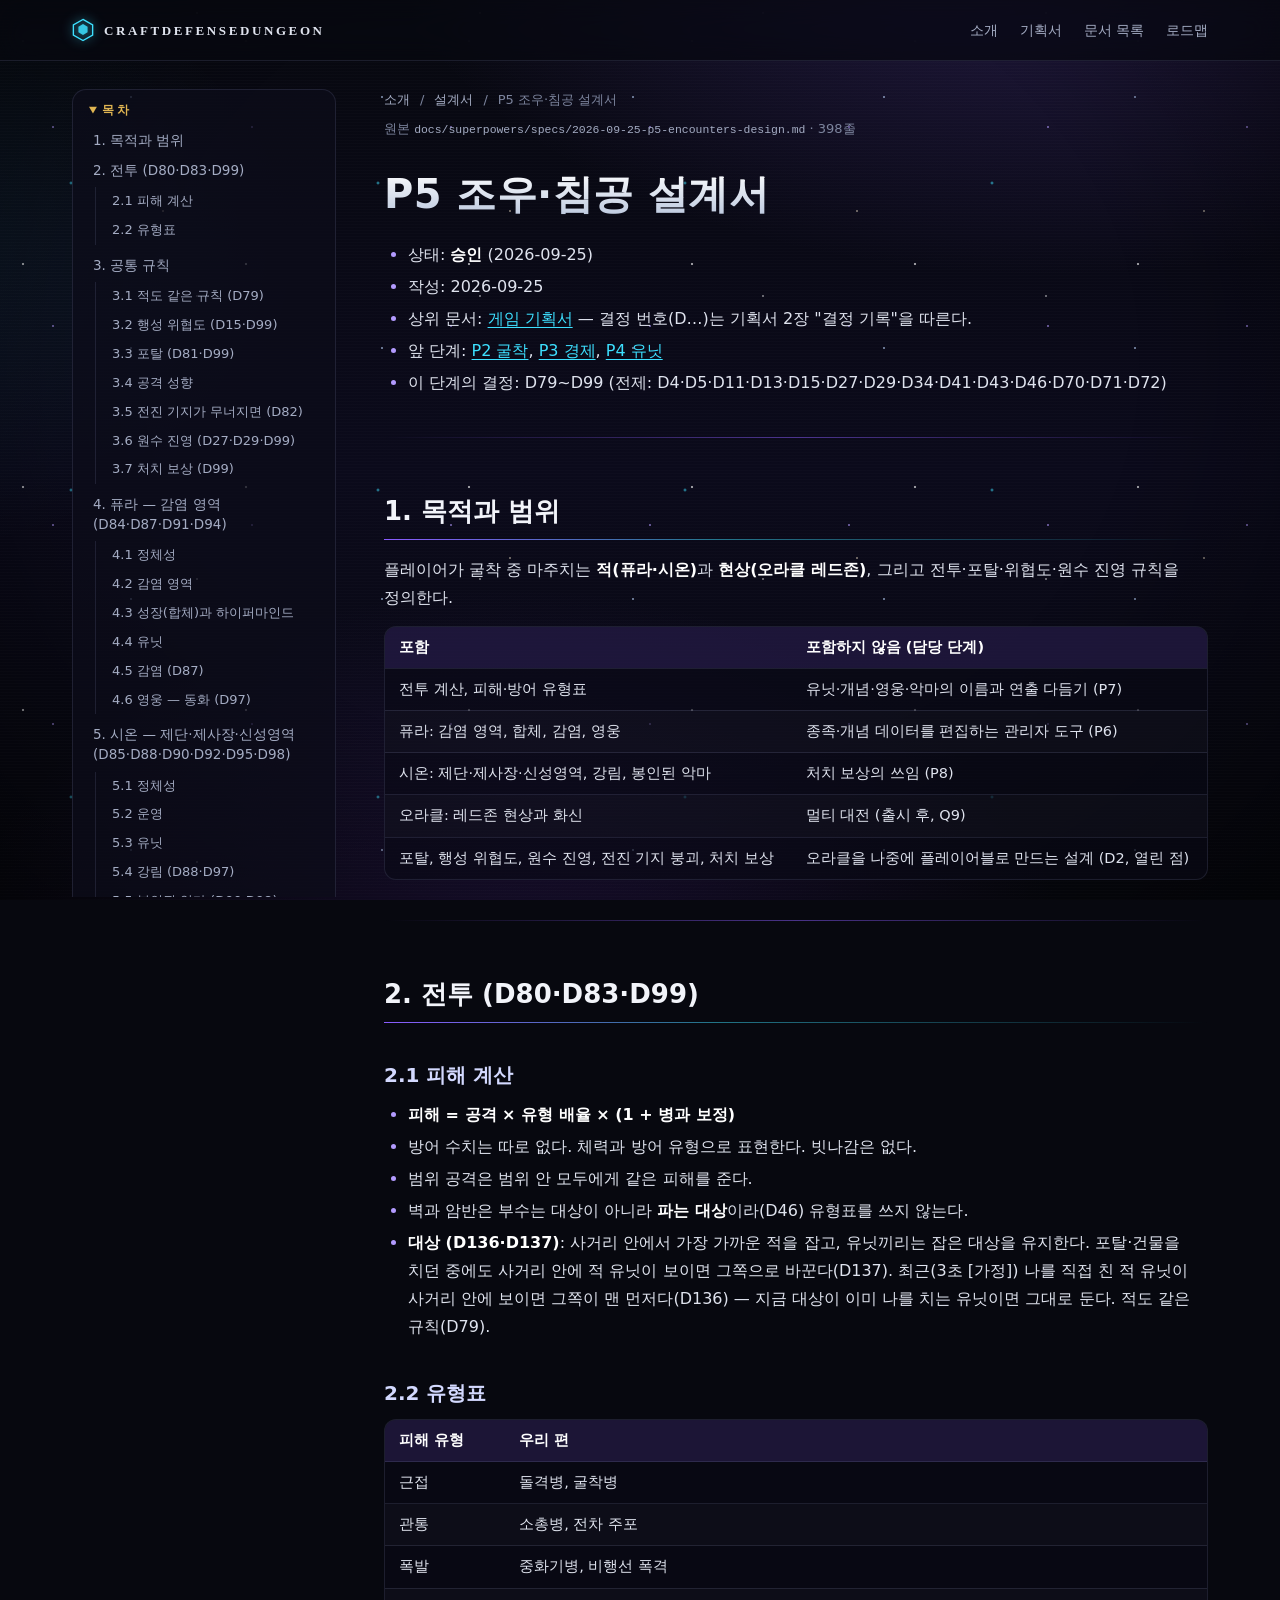
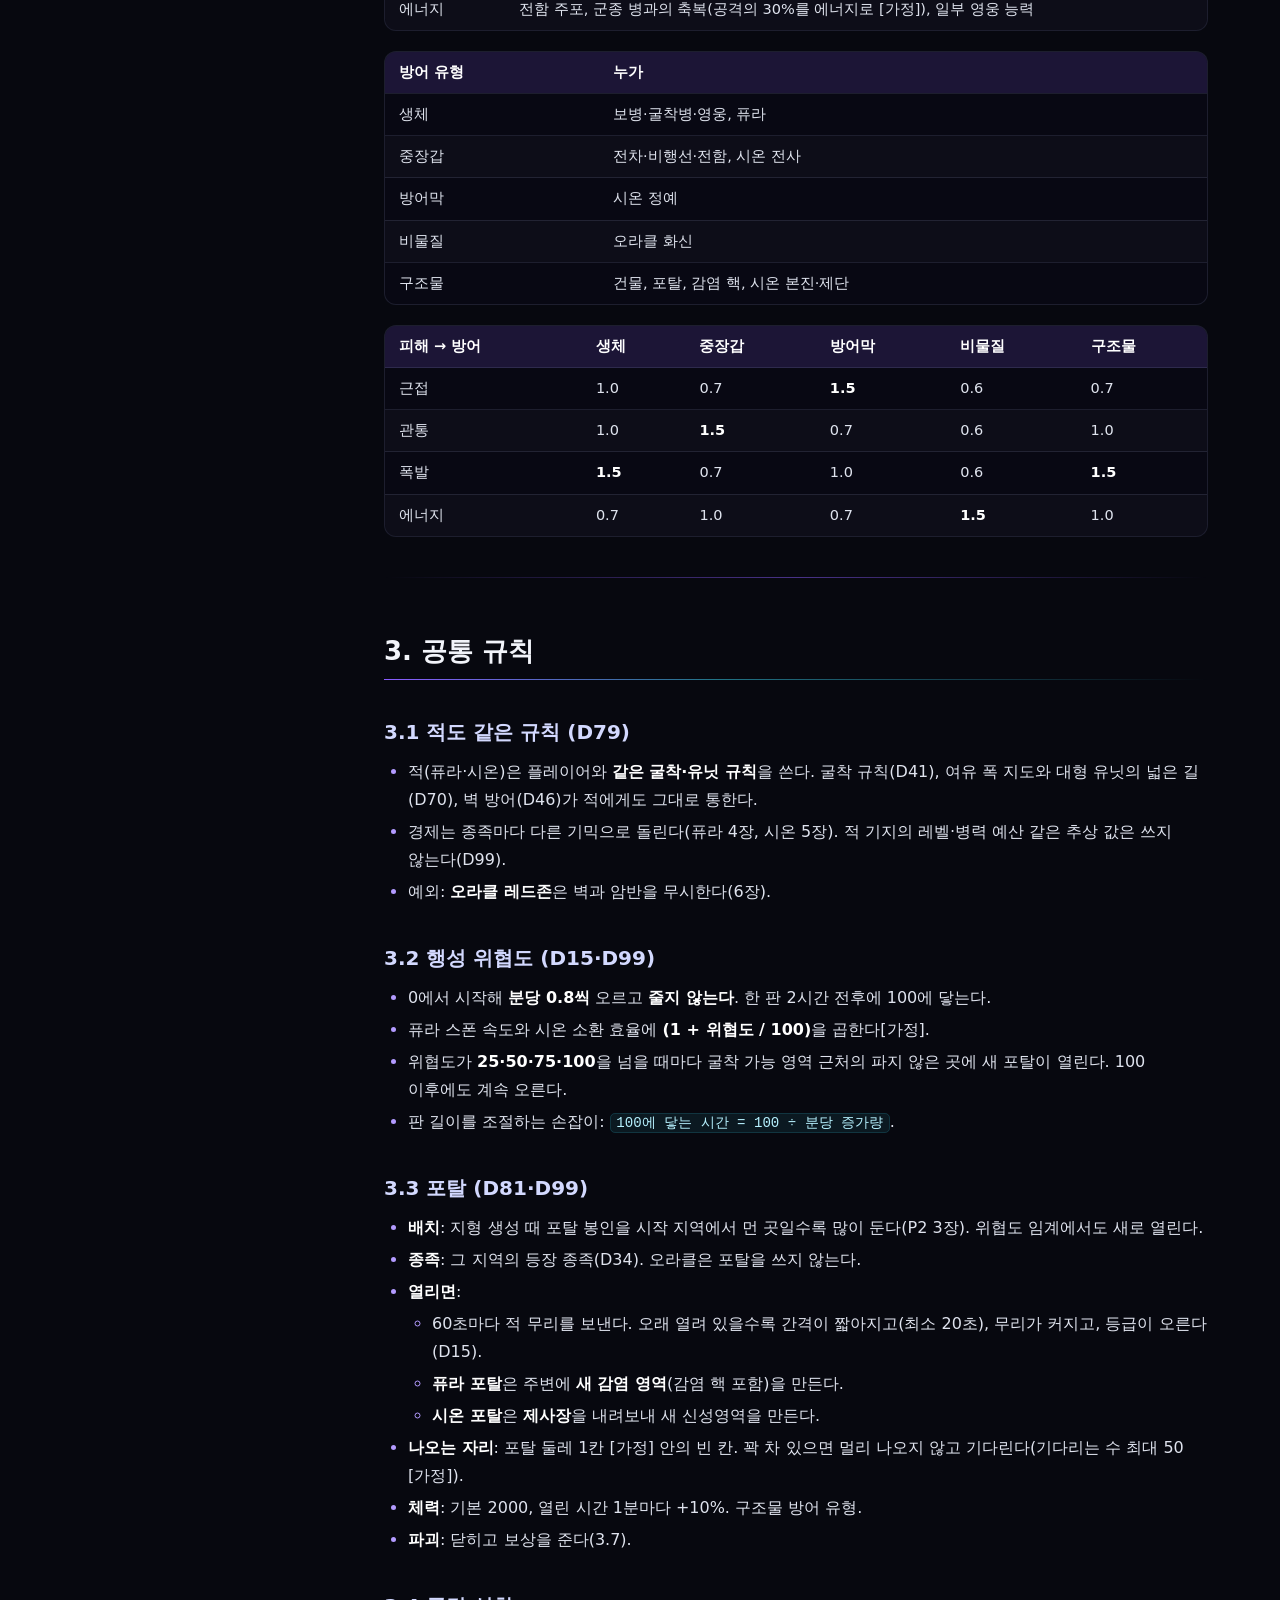
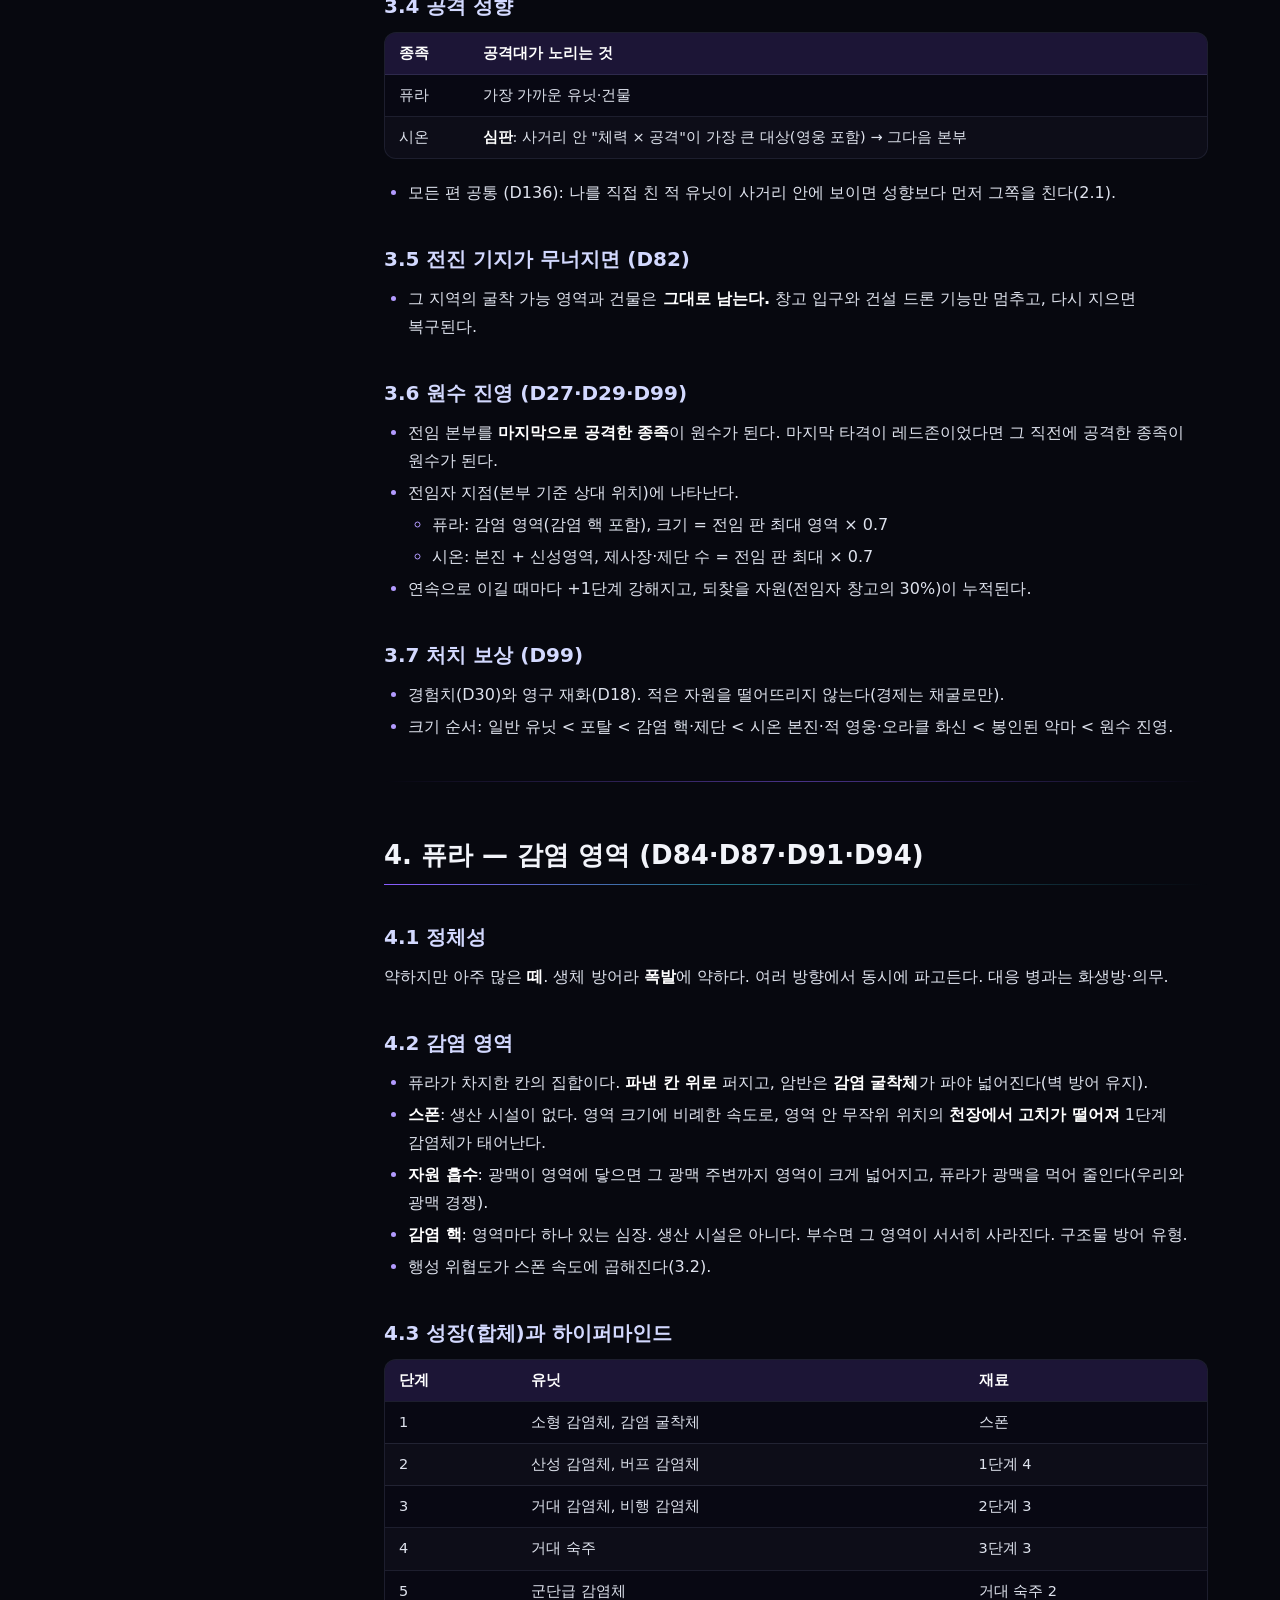
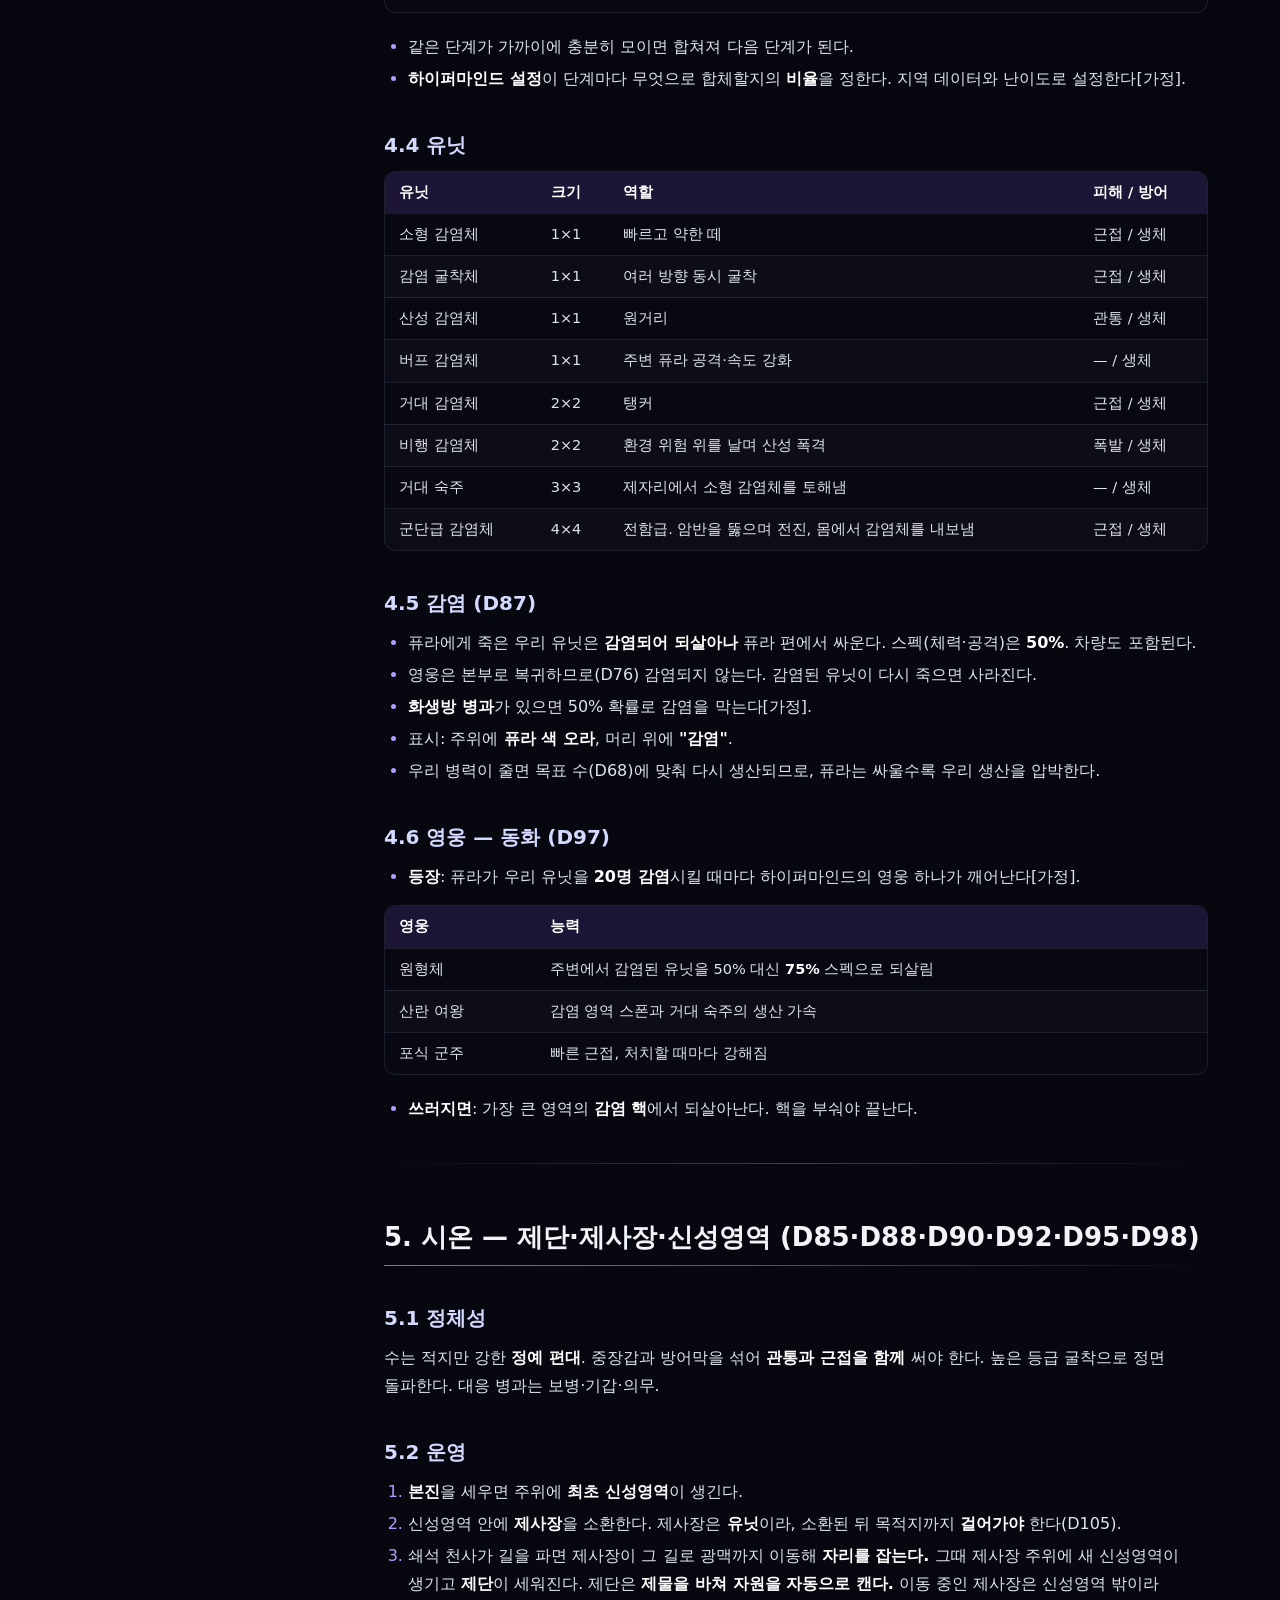
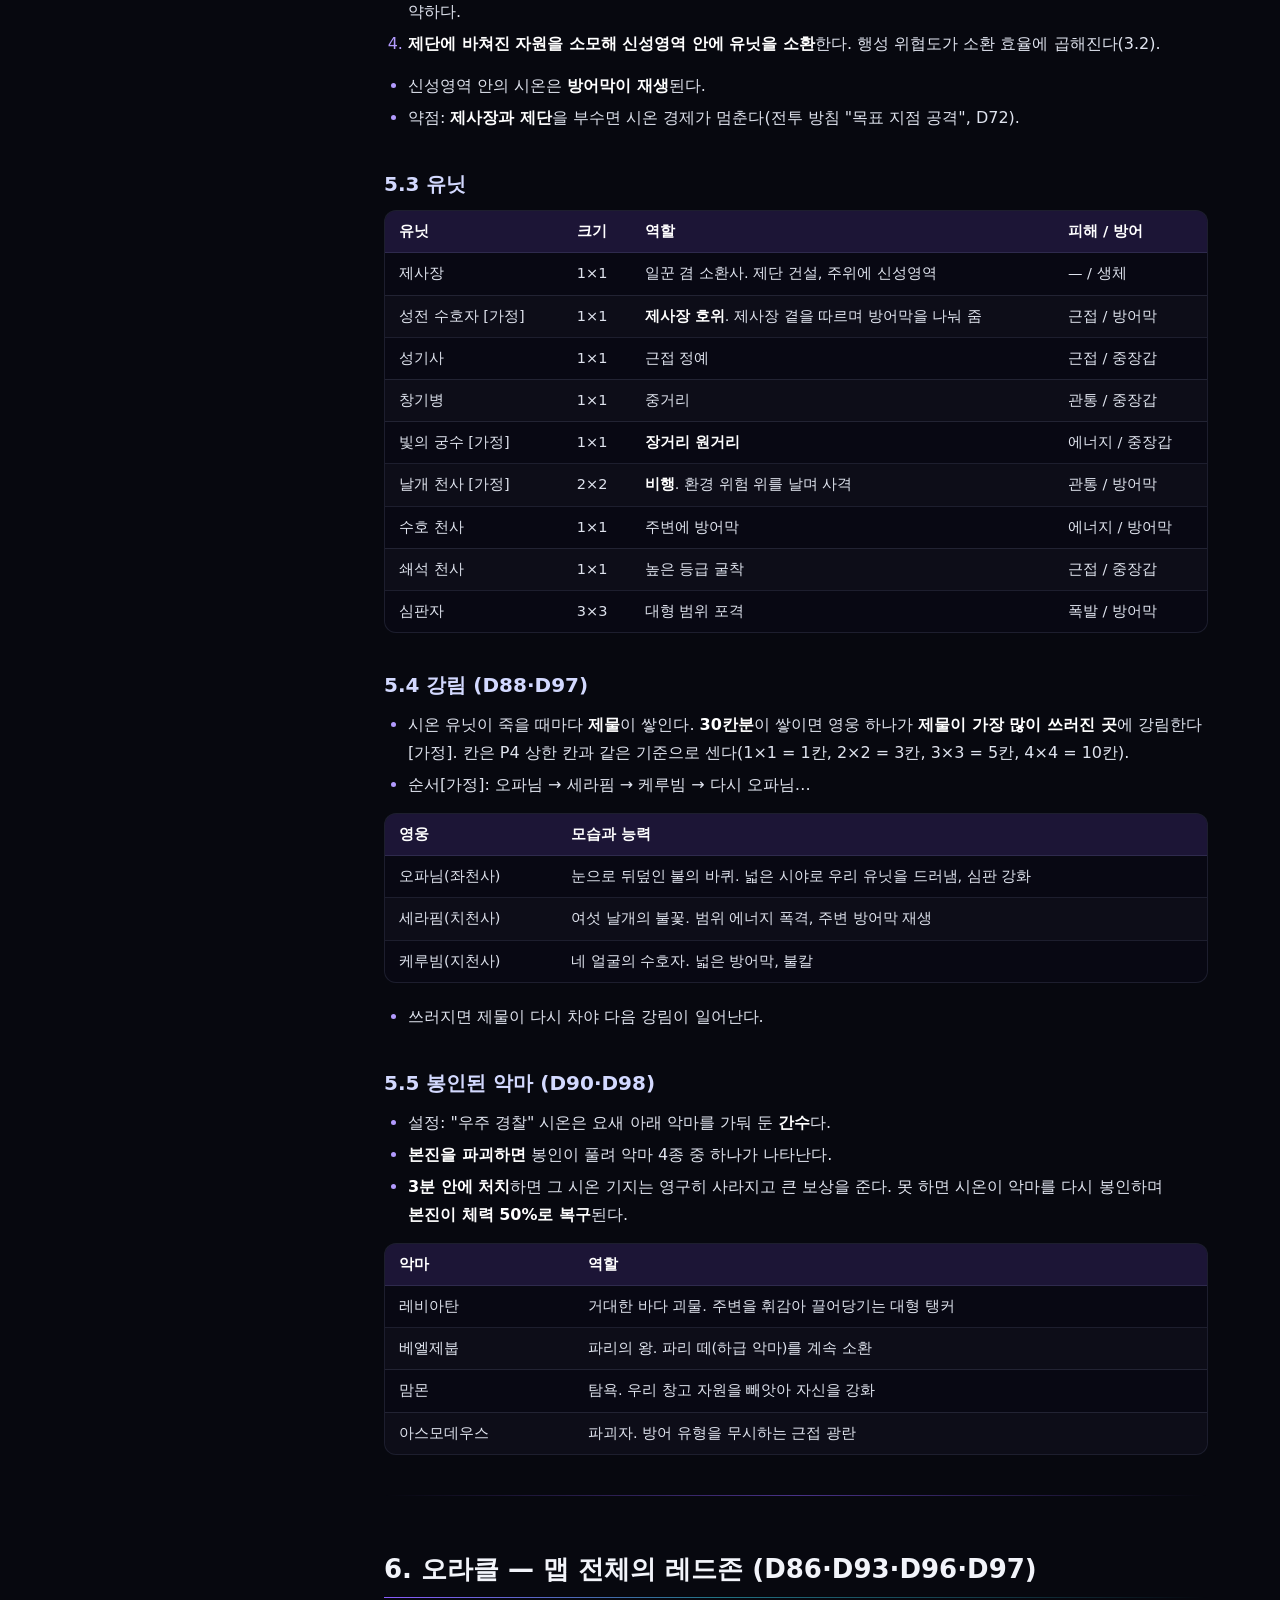
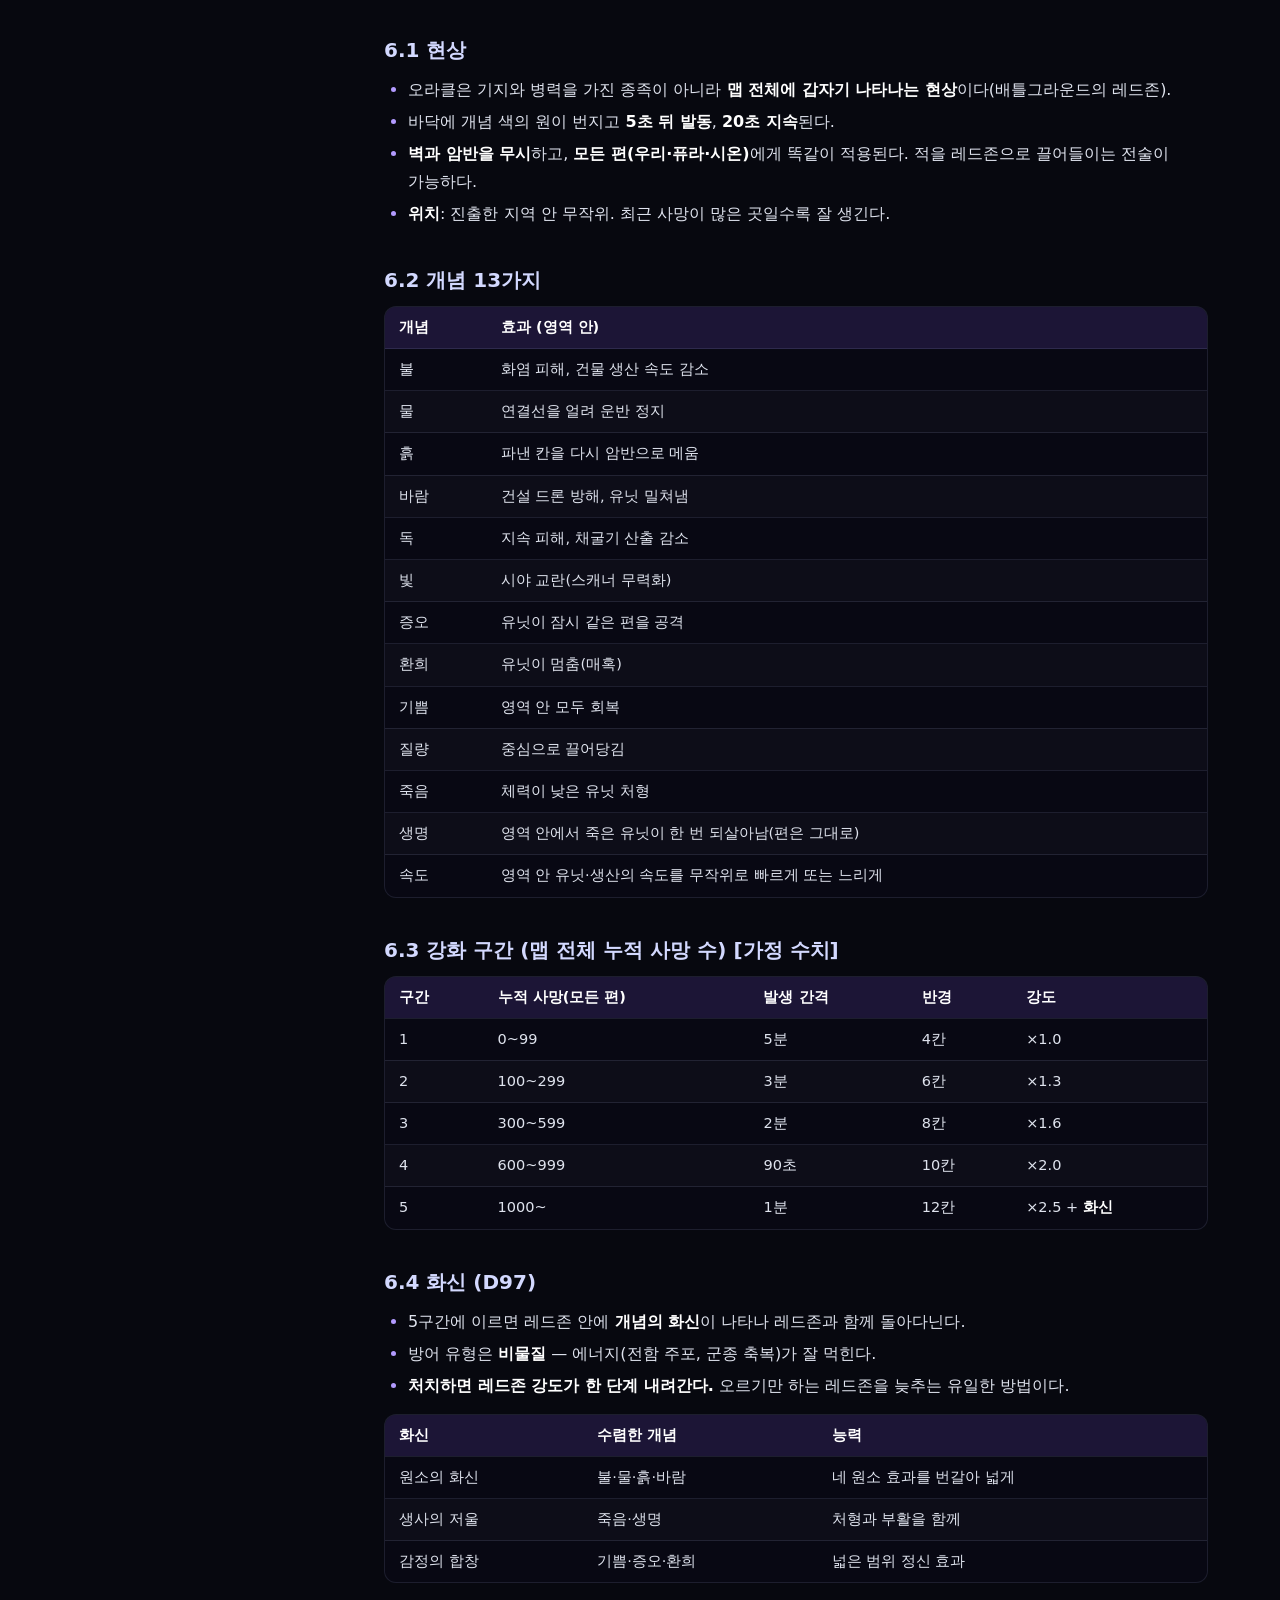
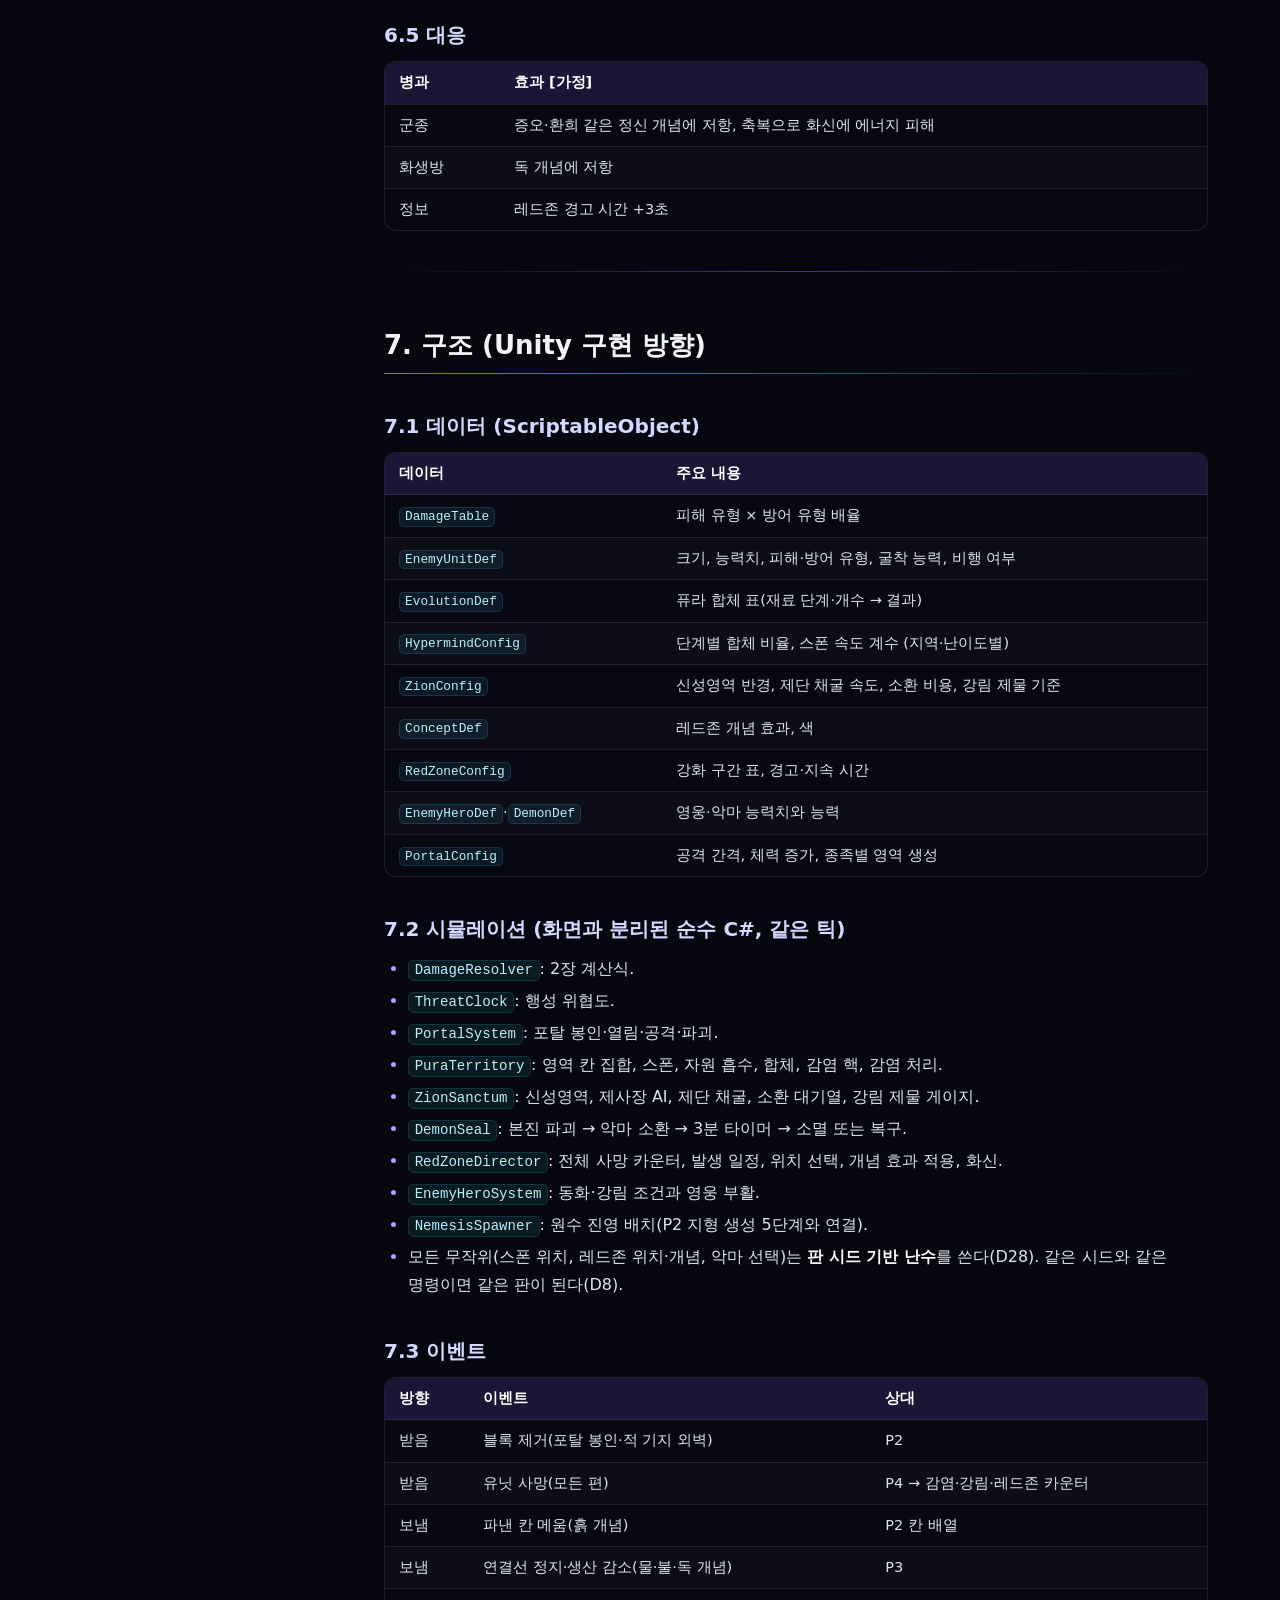
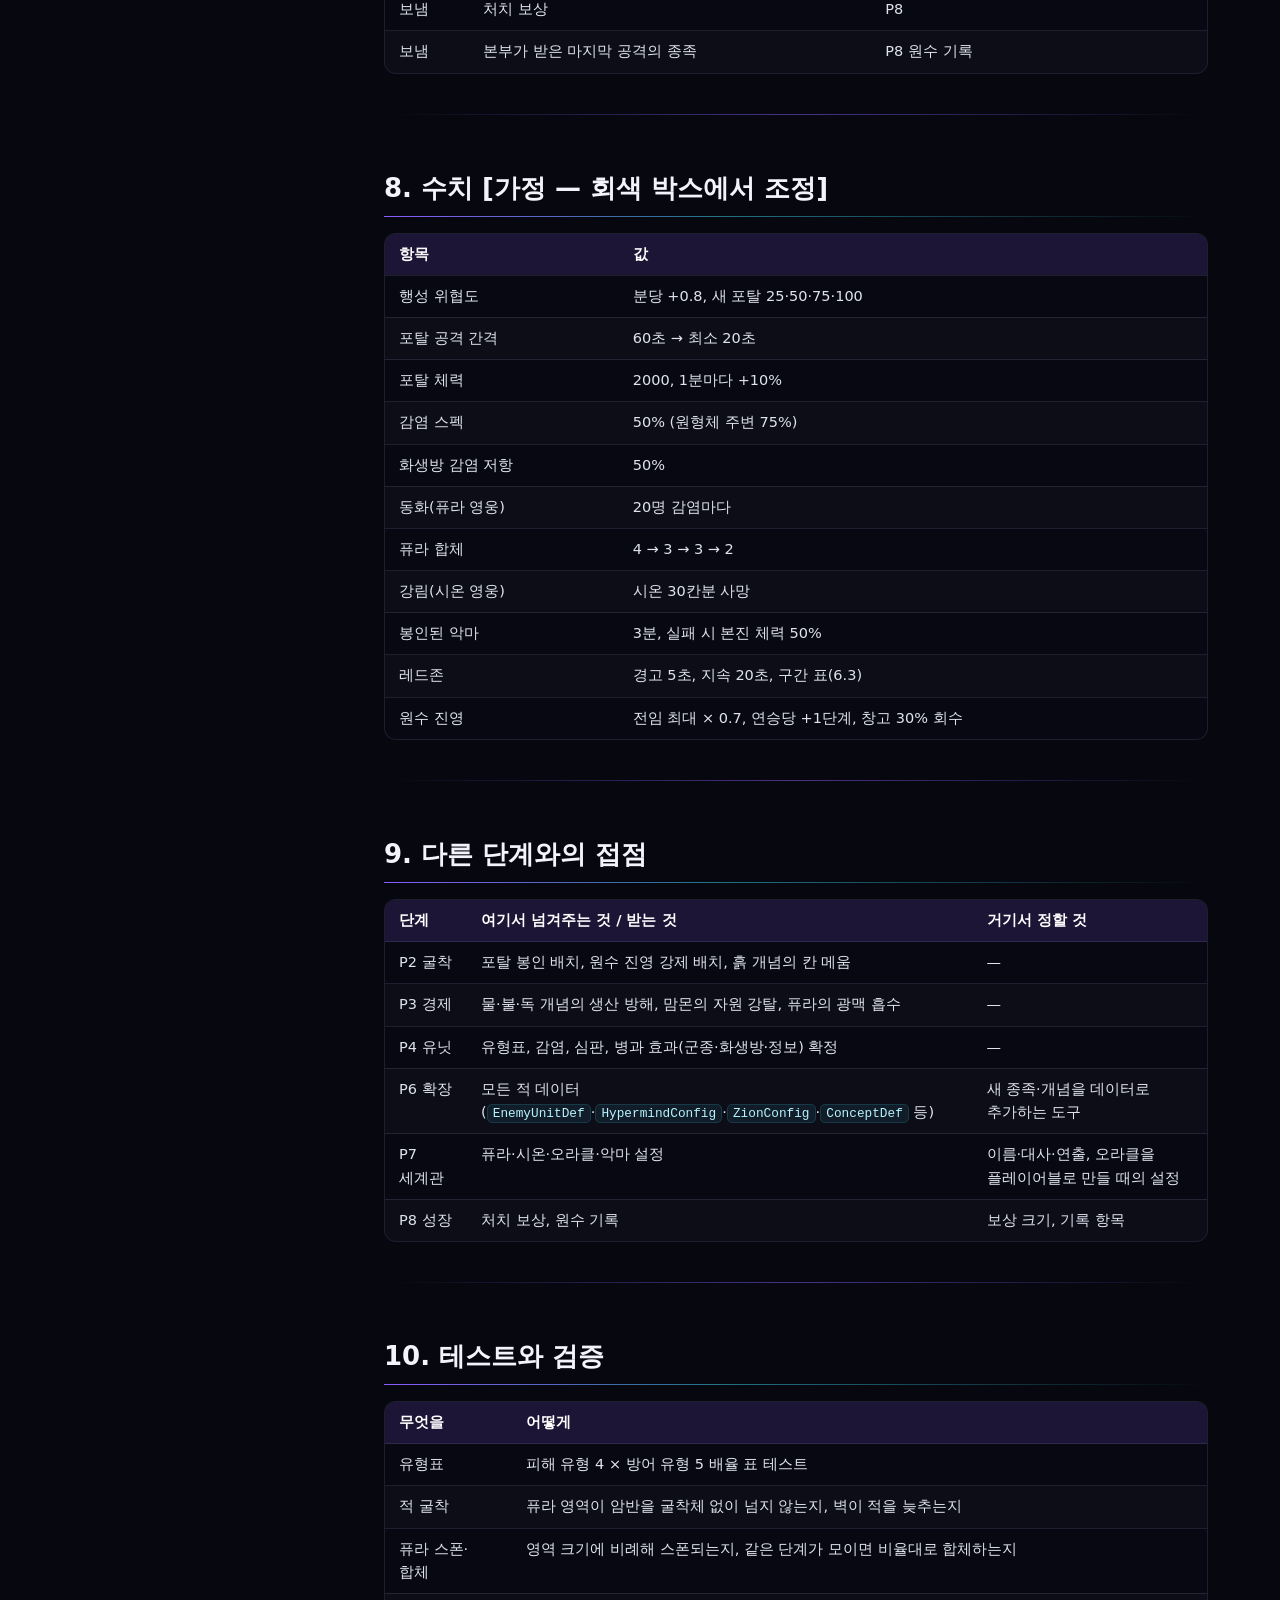
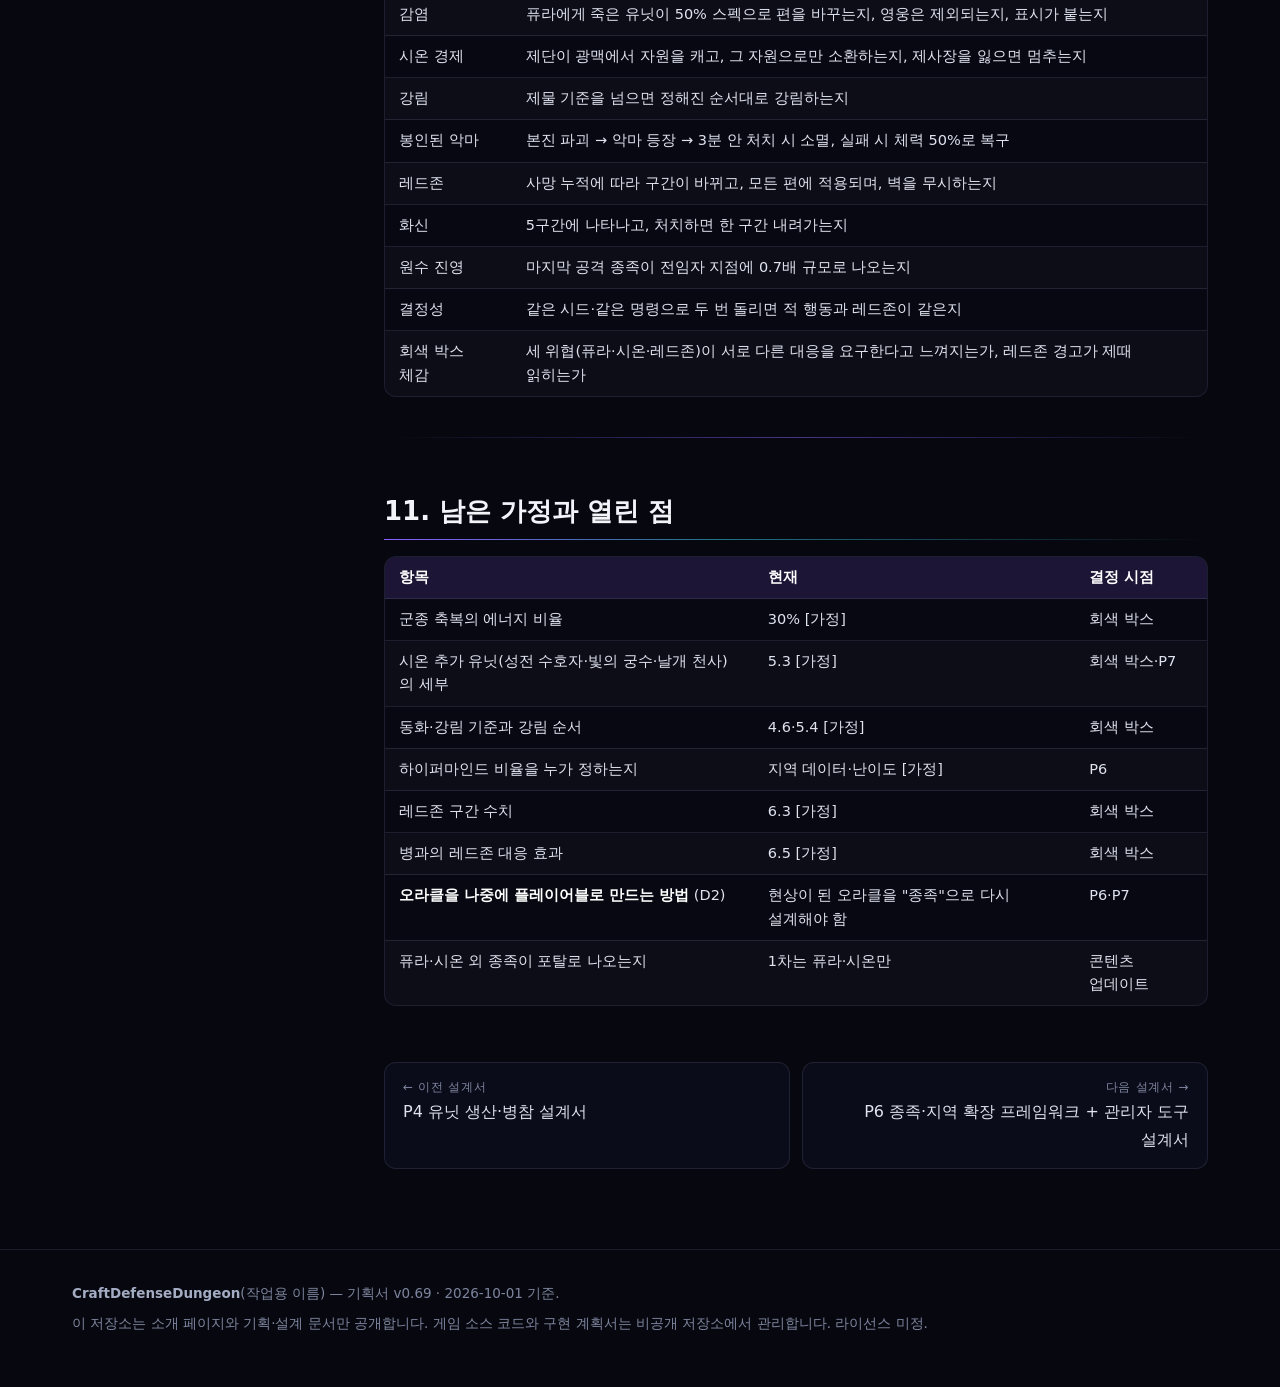
<file: docs/specs/2026-09-25-p5-encounters-design.html>
<!doctype html>
<html lang="ko">
<head>
<meta charset="utf-8">
<meta name="viewport" content="width=device-width, initial-scale=1">
<meta name="color-scheme" content="dark">
<title>P5 조우·침공 설계서 · CraftDefenseDungeon</title>
<meta name="description" content="설계서 — P5 조우·침공 설계서">
<link rel="stylesheet" href="../assets/site.css">
<script src="../assets/site.js" defer></script>
</head>
<body>
<a class="skip-link" href="#main">본문으로 건너뛰기</a>
<header class="topbar">
  <div class="wrap">
    <a class="brand" href="../index.html" aria-label="CraftDefenseDungeon 소개"><svg class="brand-mark" viewBox="0 0 24 26" width="22" height="24" aria-hidden="true"><path d="M12 1.5 22.5 7.5v11L12 24.5 1.5 18.5v-11z" fill="none" stroke="currentColor" stroke-width="1.5"/><path d="M12 6.5 17 9.5v6l-5 3-5-3v-6z" fill="currentColor" opacity=".85"/></svg><span>CraftDefenseDungeon</span></a>
    <nav class="site-nav" aria-label="사이트"><a href="../index.html">소개</a><a href="../game-plan.html">기획서</a><a href="../index.html#docs">문서 목록</a><a href="../index.html#roadmap">로드맵</a></nav>
  </div>
</header>
<div class="wrap doc-layout">
<aside class="doc-aside"><details class="toc" open><summary>목차</summary><nav aria-label="목차"><ol><li><a href="#1-목적과-범위">1. 목적과 범위</a></li><li><a href="#2-전투-d80d83d99">2. 전투 (D80·D83·D99)</a><ol><li><a href="#21-피해-계산">2.1 피해 계산</a></li><li><a href="#22-유형표">2.2 유형표</a></li></ol></li><li><a href="#3-공통-규칙">3. 공통 규칙</a><ol><li><a href="#31-적도-같은-규칙-d79">3.1 적도 같은 규칙 (D79)</a></li><li><a href="#32-행성-위협도-d15d99">3.2 행성 위협도 (D15·D99)</a></li><li><a href="#33-포탈-d81d99">3.3 포탈 (D81·D99)</a></li><li><a href="#34-공격-성향">3.4 공격 성향</a></li><li><a href="#35-전진-기지가-무너지면-d82">3.5 전진 기지가 무너지면 (D82)</a></li><li><a href="#36-원수-진영-d27d29d99">3.6 원수 진영 (D27·D29·D99)</a></li><li><a href="#37-처치-보상-d99">3.7 처치 보상 (D99)</a></li></ol></li><li><a href="#4-퓨라--감염-영역-d84d87d91d94">4. 퓨라 — 감염 영역 (D84·D87·D91·D94)</a><ol><li><a href="#41-정체성">4.1 정체성</a></li><li><a href="#42-감염-영역">4.2 감염 영역</a></li><li><a href="#43-성장합체과-하이퍼마인드">4.3 성장(합체)과 하이퍼마인드</a></li><li><a href="#44-유닛">4.4 유닛</a></li><li><a href="#45-감염-d87">4.5 감염 (D87)</a></li><li><a href="#46-영웅--동화-d97">4.6 영웅 — 동화 (D97)</a></li></ol></li><li><a href="#5-시온--제단제사장신성영역-d85d88d90d92d95d98">5. 시온 — 제단·제사장·신성영역 (D85·D88·D90·D92·D95·D98)</a><ol><li><a href="#51-정체성">5.1 정체성</a></li><li><a href="#52-운영">5.2 운영</a></li><li><a href="#53-유닛">5.3 유닛</a></li><li><a href="#54-강림-d88d97">5.4 강림 (D88·D97)</a></li><li><a href="#55-봉인된-악마-d90d98">5.5 봉인된 악마 (D90·D98)</a></li></ol></li><li><a href="#6-오라클--맵-전체의-레드존-d86d93d96d97">6. 오라클 — 맵 전체의 레드존 (D86·D93·D96·D97)</a><ol><li><a href="#61-현상">6.1 현상</a></li><li><a href="#62-개념-13가지">6.2 개념 13가지</a></li><li><a href="#63-강화-구간-맵-전체-누적-사망-수-가정-수치">6.3 강화 구간 (맵 전체 누적 사망 수) [가정 수치]</a></li><li><a href="#64-화신-d97">6.4 화신 (D97)</a></li><li><a href="#65-대응">6.5 대응</a></li></ol></li><li><a href="#7-구조-unity-구현-방향">7. 구조 (Unity 구현 방향)</a><ol><li><a href="#71-데이터-scriptableobject">7.1 데이터 (ScriptableObject)</a></li><li><a href="#72-시뮬레이션-화면과-분리된-순수-c-같은-틱">7.2 시뮬레이션 (화면과 분리된 순수 C#, 같은 틱)</a></li><li><a href="#73-이벤트">7.3 이벤트</a></li></ol></li><li><a href="#8-수치-가정--회색-박스에서-조정">8. 수치 [가정 — 회색 박스에서 조정]</a></li><li><a href="#9-다른-단계와의-접점">9. 다른 단계와의 접점</a></li><li><a href="#10-테스트와-검증">10. 테스트와 검증</a></li><li><a href="#11-남은-가정과-열린-점">11. 남은 가정과 열린 점</a></li></ol></nav></details></aside>
<main id="main" class="doc-main">
<nav class="crumbs" aria-label="현재 위치"><a href="../index.html">소개</a><span aria-hidden="true">/</span><a href="../index.html#docs">설계서</a><span aria-hidden="true">/</span><span aria-current="page">P5 조우·침공 설계서</span></nav>
<p class="doc-src">원본 <code>docs/superpowers/specs/2026-09-25-p5-encounters-design.md</code> · 398줄</p>
<article class="md">
<h1 id="p5-조우침공-설계서">P5 조우·침공 설계서</h1>
<ul>
<li><p>상태: <strong>승인</strong> (2026-09-25)</p></li>
<li><p>작성: 2026-09-25</p></li>
<li><p>상위 문서: <a href="../game-plan.html">게임 기획서</a> — 결정 번호(D…)는 기획서 2장 &quot;결정 기록&quot;을 따른다.</p></li>
<li><p>앞 단계: <a href="2026-09-25-p2-digging-design.html">P2 굴착</a>, <a href="2026-09-25-p3-economy-design.html">P3 경제</a>, <a href="2026-09-25-p4-units-design.html">P4 유닛</a></p></li>
<li><p>이 단계의 결정: D79~D99 (전제: D4·D5·D11·D13·D15·D27·D29·D34·D41·D43·D46·D70·D71·D72)</p></li>
</ul>
<hr>
<h2 id="1-목적과-범위">1. 목적과 범위</h2>
<p>플레이어가 굴착 중 마주치는 <strong>적(퓨라·시온)</strong>과 <strong>현상(오라클 레드존)</strong>, 그리고 전투·포탈·위협도·원수 진영 규칙을 정의한다.</p>
<div class="table-wrap" tabindex="0" role="region" aria-label="표"><table>
<thead><tr><th scope="col">포함</th><th scope="col">포함하지 않음 (담당 단계)</th></tr></thead>
<tbody>
<tr><td>전투 계산, 피해·방어 유형표</td><td>유닛·개념·영웅·악마의 이름과 연출 다듬기 (P7)</td></tr>
<tr><td>퓨라: 감염 영역, 합체, 감염, 영웅</td><td>종족·개념 데이터를 편집하는 관리자 도구 (P6)</td></tr>
<tr><td>시온: 제단·제사장·신성영역, 강림, 봉인된 악마</td><td>처치 보상의 쓰임 (P8)</td></tr>
<tr><td>오라클: 레드존 현상과 화신</td><td>멀티 대전 (출시 후, Q9)</td></tr>
<tr><td>포탈, 행성 위협도, 원수 진영, 전진 기지 붕괴, 처치 보상</td><td>오라클을 나중에 플레이어블로 만드는 설계 (D2, 열린 점)</td></tr>
</tbody></table></div>
<hr>
<h2 id="2-전투-d80d83d99">2. 전투 (D80·D83·D99)</h2>
<h3 id="21-피해-계산">2.1 피해 계산</h3>
<ul>
<li><p><strong>피해 = 공격 × 유형 배율 × (1 + 병과 보정)</strong></p></li>
<li><p>방어 수치는 따로 없다. 체력과 방어 유형으로 표현한다. 빗나감은 없다.</p></li>
<li><p>범위 공격은 범위 안 모두에게 같은 피해를 준다.</p></li>
<li><p>벽과 암반은 부수는 대상이 아니라 <strong>파는 대상</strong>이라(D46) 유형표를 쓰지 않는다.</p></li>
<li><p><strong>대상 (D136·D137)</strong>: 사거리 안에서 가장 가까운 적을 잡고, 유닛끼리는 잡은 대상을 유지한다. 포탈·건물을 치던 중에도 사거리 안에 적 유닛이 보이면 그쪽으로 바꾼다(D137). 최근(3초 [가정]) 나를 직접 친 적 유닛이 사거리 안에 보이면 그쪽이 맨 먼저다(D136) — 지금 대상이 이미 나를 치는 유닛이면 그대로 둔다. 적도 같은 규칙(D79).</p></li>
</ul>
<h3 id="22-유형표">2.2 유형표</h3>
<div class="table-wrap" tabindex="0" role="region" aria-label="표"><table>
<thead><tr><th scope="col">피해 유형</th><th scope="col">우리 편</th></tr></thead>
<tbody>
<tr><td>근접</td><td>돌격병, 굴착병</td></tr>
<tr><td>관통</td><td>소총병, 전차 주포</td></tr>
<tr><td>폭발</td><td>중화기병, 비행선 폭격</td></tr>
<tr><td>에너지</td><td>전함 주포, 군종 병과의 축복(공격의 30%를 에너지로 [가정]), 일부 영웅 능력</td></tr>
</tbody></table></div>
<div class="table-wrap" tabindex="0" role="region" aria-label="표"><table>
<thead><tr><th scope="col">방어 유형</th><th scope="col">누가</th></tr></thead>
<tbody>
<tr><td>생체</td><td>보병·굴착병·영웅, 퓨라</td></tr>
<tr><td>중장갑</td><td>전차·비행선·전함, 시온 전사</td></tr>
<tr><td>방어막</td><td>시온 정예</td></tr>
<tr><td>비물질</td><td>오라클 화신</td></tr>
<tr><td>구조물</td><td>건물, 포탈, 감염 핵, 시온 본진·제단</td></tr>
</tbody></table></div>
<div class="table-wrap" tabindex="0" role="region" aria-label="표"><table>
<thead><tr><th scope="col">피해 → 방어</th><th scope="col">생체</th><th scope="col">중장갑</th><th scope="col">방어막</th><th scope="col">비물질</th><th scope="col">구조물</th></tr></thead>
<tbody>
<tr><td>근접</td><td>1.0</td><td>0.7</td><td><strong>1.5</strong></td><td>0.6</td><td>0.7</td></tr>
<tr><td>관통</td><td>1.0</td><td><strong>1.5</strong></td><td>0.7</td><td>0.6</td><td>1.0</td></tr>
<tr><td>폭발</td><td><strong>1.5</strong></td><td>0.7</td><td>1.0</td><td>0.6</td><td><strong>1.5</strong></td></tr>
<tr><td>에너지</td><td>0.7</td><td>1.0</td><td>0.7</td><td><strong>1.5</strong></td><td>1.0</td></tr>
</tbody></table></div>
<hr>
<h2 id="3-공통-규칙">3. 공통 규칙</h2>
<h3 id="31-적도-같은-규칙-d79">3.1 적도 같은 규칙 (D79)</h3>
<ul>
<li><p>적(퓨라·시온)은 플레이어와 <strong>같은 굴착·유닛 규칙</strong>을 쓴다. 굴착 규칙(D41), 여유 폭 지도와 대형 유닛의 넓은 길(D70), 벽 방어(D46)가 적에게도 그대로 통한다.</p></li>
<li><p>경제는 종족마다 다른 기믹으로 돌린다(퓨라 4장, 시온 5장). 적 기지의 레벨·병력 예산 같은 추상 값은 쓰지 않는다(D99).</p></li>
<li><p>예외: <strong>오라클 레드존</strong>은 벽과 암반을 무시한다(6장).</p></li>
</ul>
<h3 id="32-행성-위협도-d15d99">3.2 행성 위협도 (D15·D99)</h3>
<ul>
<li><p>0에서 시작해 <strong>분당 0.8씩</strong> 오르고 <strong>줄지 않는다</strong>. 한 판 2시간 전후에 100에 닿는다.</p></li>
<li><p>퓨라 스폰 속도와 시온 소환 효율에 <strong>(1 + 위협도 / 100)</strong>을 곱한다[가정].</p></li>
<li><p>위협도가 <strong>25·50·75·100</strong>을 넘을 때마다 굴착 가능 영역 근처의 파지 않은 곳에 새 포탈이 열린다. 100 이후에도 계속 오른다.</p></li>
<li><p>판 길이를 조절하는 손잡이: <code>100에 닿는 시간 = 100 ÷ 분당 증가량</code>.</p></li>
</ul>
<h3 id="33-포탈-d81d99">3.3 포탈 (D81·D99)</h3>
<ul>
<li><p><strong>배치</strong>: 지형 생성 때 포탈 봉인을 시작 지역에서 먼 곳일수록 많이 둔다(P2 3장). 위협도 임계에서도 새로 열린다.</p></li>
<li><p><strong>종족</strong>: 그 지역의 등장 종족(D34). 오라클은 포탈을 쓰지 않는다.</p></li>
<li><p><strong>열리면</strong>:</p>
<ul>
<li><p>60초마다 적 무리를 보낸다. 오래 열려 있을수록 간격이 짧아지고(최소 20초), 무리가 커지고, 등급이 오른다(D15).</p></li>
<li><p><strong>퓨라 포탈</strong>은 주변에 <strong>새 감염 영역</strong>(감염 핵 포함)을 만든다.</p></li>
<li><p><strong>시온 포탈</strong>은 <strong>제사장</strong>을 내려보내 새 신성영역을 만든다.</p></li>
</ul></li>
<li><p><strong>나오는 자리</strong>: 포탈 둘레 1칸 [가정] 안의 빈 칸. 꽉 차 있으면 멀리 나오지 않고 기다린다(기다리는 수 최대 50 [가정]).</p></li>
<li><p><strong>체력</strong>: 기본 2000, 열린 시간 1분마다 +10%. 구조물 방어 유형.</p></li>
<li><p><strong>파괴</strong>: 닫히고 보상을 준다(3.7).</p></li>
</ul>
<h3 id="34-공격-성향">3.4 공격 성향</h3>
<div class="table-wrap" tabindex="0" role="region" aria-label="표"><table>
<thead><tr><th scope="col">종족</th><th scope="col">공격대가 노리는 것</th></tr></thead>
<tbody>
<tr><td>퓨라</td><td>가장 가까운 유닛·건물</td></tr>
<tr><td>시온</td><td><strong>심판</strong>: 사거리 안 &quot;체력 × 공격&quot;이 가장 큰 대상(영웅 포함) → 그다음 본부</td></tr>
</tbody></table></div>
<ul>
<li><p>모든 편 공통 (D136): 나를 직접 친 적 유닛이 사거리 안에 보이면 성향보다 먼저 그쪽을 친다(2.1).</p></li>
</ul>
<h3 id="35-전진-기지가-무너지면-d82">3.5 전진 기지가 무너지면 (D82)</h3>
<ul>
<li><p>그 지역의 굴착 가능 영역과 건물은 <strong>그대로 남는다.</strong> 창고 입구와 건설 드론 기능만 멈추고, 다시 지으면 복구된다.</p></li>
</ul>
<h3 id="36-원수-진영-d27d29d99">3.6 원수 진영 (D27·D29·D99)</h3>
<ul>
<li><p>전임 본부를 <strong>마지막으로 공격한 종족</strong>이 원수가 된다. 마지막 타격이 레드존이었다면 그 직전에 공격한 종족이 원수가 된다.</p></li>
<li><p>전임자 지점(본부 기준 상대 위치)에 나타난다.</p>
<ul>
<li><p>퓨라: 감염 영역(감염 핵 포함), 크기 = 전임 판 최대 영역 × 0.7</p></li>
<li><p>시온: 본진 + 신성영역, 제사장·제단 수 = 전임 판 최대 × 0.7</p></li>
</ul></li>
<li><p>연속으로 이길 때마다 +1단계 강해지고, 되찾을 자원(전임자 창고의 30%)이 누적된다.</p></li>
</ul>
<h3 id="37-처치-보상-d99">3.7 처치 보상 (D99)</h3>
<ul>
<li><p>경험치(D30)와 영구 재화(D18). 적은 자원을 떨어뜨리지 않는다(경제는 채굴로만).</p></li>
<li><p>크기 순서: 일반 유닛 &lt; 포탈 &lt; 감염 핵·제단 &lt; 시온 본진·적 영웅·오라클 화신 &lt; 봉인된 악마 &lt; 원수 진영.</p></li>
</ul>
<hr>
<h2 id="4-퓨라--감염-영역-d84d87d91d94">4. 퓨라 — 감염 영역 (D84·D87·D91·D94)</h2>
<h3 id="41-정체성">4.1 정체성</h3>
<p>약하지만 아주 많은 <strong>떼</strong>. 생체 방어라 <strong>폭발</strong>에 약하다. 여러 방향에서 동시에 파고든다. 대응 병과는 화생방·의무.</p>
<h3 id="42-감염-영역">4.2 감염 영역</h3>
<ul>
<li><p>퓨라가 차지한 칸의 집합이다. <strong>파낸 칸 위로</strong> 퍼지고, 암반은 <strong>감염 굴착체</strong>가 파야 넓어진다(벽 방어 유지).</p></li>
<li><p><strong>스폰</strong>: 생산 시설이 없다. 영역 크기에 비례한 속도로, 영역 안 무작위 위치의 <strong>천장에서 고치가 떨어져</strong> 1단계 감염체가 태어난다.</p></li>
<li><p><strong>자원 흡수</strong>: 광맥이 영역에 닿으면 그 광맥 주변까지 영역이 크게 넓어지고, 퓨라가 광맥을 먹어 줄인다(우리와 광맥 경쟁).</p></li>
<li><p><strong>감염 핵</strong>: 영역마다 하나 있는 심장. 생산 시설은 아니다. 부수면 그 영역이 서서히 사라진다. 구조물 방어 유형.</p></li>
<li><p>행성 위협도가 스폰 속도에 곱해진다(3.2).</p></li>
</ul>
<h3 id="43-성장합체과-하이퍼마인드">4.3 성장(합체)과 하이퍼마인드</h3>
<div class="table-wrap" tabindex="0" role="region" aria-label="표"><table>
<thead><tr><th scope="col">단계</th><th scope="col">유닛</th><th scope="col">재료</th></tr></thead>
<tbody>
<tr><td>1</td><td>소형 감염체, 감염 굴착체</td><td>스폰</td></tr>
<tr><td>2</td><td>산성 감염체, 버프 감염체</td><td>1단계 4</td></tr>
<tr><td>3</td><td>거대 감염체, 비행 감염체</td><td>2단계 3</td></tr>
<tr><td>4</td><td>거대 숙주</td><td>3단계 3</td></tr>
<tr><td>5</td><td>군단급 감염체</td><td>거대 숙주 2</td></tr>
</tbody></table></div>
<ul>
<li><p>같은 단계가 가까이에 충분히 모이면 합쳐져 다음 단계가 된다.</p></li>
<li><p><strong>하이퍼마인드 설정</strong>이 단계마다 무엇으로 합체할지의 <strong>비율</strong>을 정한다. 지역 데이터와 난이도로 설정한다[가정].</p></li>
</ul>
<h3 id="44-유닛">4.4 유닛</h3>
<div class="table-wrap" tabindex="0" role="region" aria-label="표"><table>
<thead><tr><th scope="col">유닛</th><th scope="col">크기</th><th scope="col">역할</th><th scope="col">피해 / 방어</th></tr></thead>
<tbody>
<tr><td>소형 감염체</td><td>1×1</td><td>빠르고 약한 떼</td><td>근접 / 생체</td></tr>
<tr><td>감염 굴착체</td><td>1×1</td><td>여러 방향 동시 굴착</td><td>근접 / 생체</td></tr>
<tr><td>산성 감염체</td><td>1×1</td><td>원거리</td><td>관통 / 생체</td></tr>
<tr><td>버프 감염체</td><td>1×1</td><td>주변 퓨라 공격·속도 강화</td><td>— / 생체</td></tr>
<tr><td>거대 감염체</td><td>2×2</td><td>탱커</td><td>근접 / 생체</td></tr>
<tr><td>비행 감염체</td><td>2×2</td><td>환경 위험 위를 날며 산성 폭격</td><td>폭발 / 생체</td></tr>
<tr><td>거대 숙주</td><td>3×3</td><td>제자리에서 소형 감염체를 토해냄</td><td>— / 생체</td></tr>
<tr><td>군단급 감염체</td><td>4×4</td><td>전함급. 암반을 뚫으며 전진, 몸에서 감염체를 내보냄</td><td>근접 / 생체</td></tr>
</tbody></table></div>
<h3 id="45-감염-d87">4.5 감염 (D87)</h3>
<ul>
<li><p>퓨라에게 죽은 우리 유닛은 <strong>감염되어 되살아나</strong> 퓨라 편에서 싸운다. 스펙(체력·공격)은 <strong>50%</strong>. 차량도 포함된다.</p></li>
<li><p>영웅은 본부로 복귀하므로(D76) 감염되지 않는다. 감염된 유닛이 다시 죽으면 사라진다.</p></li>
<li><p><strong>화생방 병과</strong>가 있으면 50% 확률로 감염을 막는다[가정].</p></li>
<li><p>표시: 주위에 <strong>퓨라 색 오라</strong>, 머리 위에 <strong>&quot;감염&quot;</strong>.</p></li>
<li><p>우리 병력이 줄면 목표 수(D68)에 맞춰 다시 생산되므로, 퓨라는 싸울수록 우리 생산을 압박한다.</p></li>
</ul>
<h3 id="46-영웅--동화-d97">4.6 영웅 — 동화 (D97)</h3>
<ul>
<li><p><strong>등장</strong>: 퓨라가 우리 유닛을 <strong>20명 감염</strong>시킬 때마다 하이퍼마인드의 영웅 하나가 깨어난다[가정].</p></li>
</ul>
<div class="table-wrap" tabindex="0" role="region" aria-label="표"><table>
<thead><tr><th scope="col">영웅</th><th scope="col">능력</th></tr></thead>
<tbody>
<tr><td>원형체</td><td>주변에서 감염된 유닛을 50% 대신 <strong>75%</strong> 스펙으로 되살림</td></tr>
<tr><td>산란 여왕</td><td>감염 영역 스폰과 거대 숙주의 생산 가속</td></tr>
<tr><td>포식 군주</td><td>빠른 근접, 처치할 때마다 강해짐</td></tr>
</tbody></table></div>
<ul>
<li><p><strong>쓰러지면</strong>: 가장 큰 영역의 <strong>감염 핵</strong>에서 되살아난다. 핵을 부숴야 끝난다.</p></li>
</ul>
<hr>
<h2 id="5-시온--제단제사장신성영역-d85d88d90d92d95d98">5. 시온 — 제단·제사장·신성영역 (D85·D88·D90·D92·D95·D98)</h2>
<h3 id="51-정체성">5.1 정체성</h3>
<p>수는 적지만 강한 <strong>정예 편대</strong>. 중장갑과 방어막을 섞어 <strong>관통과 근접을 함께</strong> 써야 한다. 높은 등급 굴착으로 정면 돌파한다. 대응 병과는 보병·기갑·의무.</p>
<h3 id="52-운영">5.2 운영</h3>
<ol>
<li><p><strong>본진</strong>을 세우면 주위에 <strong>최초 신성영역</strong>이 생긴다.</p></li>
<li><p>신성영역 안에 <strong>제사장</strong>을 소환한다. 제사장은 <strong>유닛</strong>이라, 소환된 뒤 목적지까지 <strong>걸어가야</strong> 한다(D105).</p></li>
<li><p>쇄석 천사가 길을 파면 제사장이 그 길로 광맥까지 이동해 <strong>자리를 잡는다.</strong> 그때 제사장 주위에 새 신성영역이 생기고 <strong>제단</strong>이 세워진다. 제단은 <strong>제물을 바쳐 자원을 자동으로 캔다.</strong> 이동 중인 제사장은 신성영역 밖이라 약하다.</p></li>
<li><p><strong>제단에 바쳐진 자원을 소모해 신성영역 안에 유닛을 소환</strong>한다. 행성 위협도가 소환 효율에 곱해진다(3.2).</p></li>
</ol>
<ul>
<li><p>신성영역 안의 시온은 <strong>방어막이 재생</strong>된다.</p></li>
<li><p>약점: <strong>제사장과 제단</strong>을 부수면 시온 경제가 멈춘다(전투 방침 &quot;목표 지점 공격&quot;, D72).</p></li>
</ul>
<h3 id="53-유닛">5.3 유닛</h3>
<div class="table-wrap" tabindex="0" role="region" aria-label="표"><table>
<thead><tr><th scope="col">유닛</th><th scope="col">크기</th><th scope="col">역할</th><th scope="col">피해 / 방어</th></tr></thead>
<tbody>
<tr><td>제사장</td><td>1×1</td><td>일꾼 겸 소환사. 제단 건설, 주위에 신성영역</td><td>— / 생체</td></tr>
<tr><td>성전 수호자 [가정]</td><td>1×1</td><td><strong>제사장 호위</strong>. 제사장 곁을 따르며 방어막을 나눠 줌</td><td>근접 / 방어막</td></tr>
<tr><td>성기사</td><td>1×1</td><td>근접 정예</td><td>근접 / 중장갑</td></tr>
<tr><td>창기병</td><td>1×1</td><td>중거리</td><td>관통 / 중장갑</td></tr>
<tr><td>빛의 궁수 [가정]</td><td>1×1</td><td><strong>장거리 원거리</strong></td><td>에너지 / 중장갑</td></tr>
<tr><td>날개 천사 [가정]</td><td>2×2</td><td><strong>비행</strong>. 환경 위험 위를 날며 사격</td><td>관통 / 방어막</td></tr>
<tr><td>수호 천사</td><td>1×1</td><td>주변에 방어막</td><td>에너지 / 방어막</td></tr>
<tr><td>쇄석 천사</td><td>1×1</td><td>높은 등급 굴착</td><td>근접 / 중장갑</td></tr>
<tr><td>심판자</td><td>3×3</td><td>대형 범위 포격</td><td>폭발 / 방어막</td></tr>
</tbody></table></div>
<h3 id="54-강림-d88d97">5.4 강림 (D88·D97)</h3>
<ul>
<li><p>시온 유닛이 죽을 때마다 <strong>제물</strong>이 쌓인다. <strong>30칸분</strong>이 쌓이면 영웅 하나가 <strong>제물이 가장 많이 쓰러진 곳</strong>에 강림한다[가정]. 칸은 P4 상한 칸과 같은 기준으로 센다(1×1 = 1칸, 2×2 = 3칸, 3×3 = 5칸, 4×4 = 10칸).</p></li>
<li><p>순서[가정]: 오파님 → 세라핌 → 케루빔 → 다시 오파님…</p></li>
</ul>
<div class="table-wrap" tabindex="0" role="region" aria-label="표"><table>
<thead><tr><th scope="col">영웅</th><th scope="col">모습과 능력</th></tr></thead>
<tbody>
<tr><td>오파님(좌천사)</td><td>눈으로 뒤덮인 불의 바퀴. 넓은 시야로 우리 유닛을 드러냄, 심판 강화</td></tr>
<tr><td>세라핌(치천사)</td><td>여섯 날개의 불꽃. 범위 에너지 폭격, 주변 방어막 재생</td></tr>
<tr><td>케루빔(지천사)</td><td>네 얼굴의 수호자. 넓은 방어막, 불칼</td></tr>
</tbody></table></div>
<ul>
<li><p>쓰러지면 제물이 다시 차야 다음 강림이 일어난다.</p></li>
</ul>
<h3 id="55-봉인된-악마-d90d98">5.5 봉인된 악마 (D90·D98)</h3>
<ul>
<li><p>설정: &quot;우주 경찰&quot; 시온은 요새 아래 악마를 가둬 둔 <strong>간수</strong>다.</p></li>
<li><p><strong>본진을 파괴하면</strong> 봉인이 풀려 악마 4종 중 하나가 나타난다.</p></li>
<li><p><strong>3분 안에 처치</strong>하면 그 시온 기지는 영구히 사라지고 큰 보상을 준다. 못 하면 시온이 악마를 다시 봉인하며 <strong>본진이 체력 50%로 복구</strong>된다.</p></li>
</ul>
<div class="table-wrap" tabindex="0" role="region" aria-label="표"><table>
<thead><tr><th scope="col">악마</th><th scope="col">역할</th></tr></thead>
<tbody>
<tr><td>레비아탄</td><td>거대한 바다 괴물. 주변을 휘감아 끌어당기는 대형 탱커</td></tr>
<tr><td>베엘제붑</td><td>파리의 왕. 파리 떼(하급 악마)를 계속 소환</td></tr>
<tr><td>맘몬</td><td>탐욕. 우리 창고 자원을 빼앗아 자신을 강화</td></tr>
<tr><td>아스모데우스</td><td>파괴자. 방어 유형을 무시하는 근접 광란</td></tr>
</tbody></table></div>
<hr>
<h2 id="6-오라클--맵-전체의-레드존-d86d93d96d97">6. 오라클 — 맵 전체의 레드존 (D86·D93·D96·D97)</h2>
<h3 id="61-현상">6.1 현상</h3>
<ul>
<li><p>오라클은 기지와 병력을 가진 종족이 아니라 <strong>맵 전체에 갑자기 나타나는 현상</strong>이다(배틀그라운드의 레드존).</p></li>
<li><p>바닥에 개념 색의 원이 번지고 <strong>5초 뒤 발동</strong>, <strong>20초 지속</strong>된다.</p></li>
<li><p><strong>벽과 암반을 무시</strong>하고, <strong>모든 편(우리·퓨라·시온)</strong>에게 똑같이 적용된다. 적을 레드존으로 끌어들이는 전술이 가능하다.</p></li>
<li><p><strong>위치</strong>: 진출한 지역 안 무작위. 최근 사망이 많은 곳일수록 잘 생긴다.</p></li>
</ul>
<h3 id="62-개념-13가지">6.2 개념 13가지</h3>
<div class="table-wrap" tabindex="0" role="region" aria-label="표"><table>
<thead><tr><th scope="col">개념</th><th scope="col">효과 (영역 안)</th></tr></thead>
<tbody>
<tr><td>불</td><td>화염 피해, 건물 생산 속도 감소</td></tr>
<tr><td>물</td><td>연결선을 얼려 운반 정지</td></tr>
<tr><td>흙</td><td>파낸 칸을 다시 암반으로 메움</td></tr>
<tr><td>바람</td><td>건설 드론 방해, 유닛 밀쳐냄</td></tr>
<tr><td>독</td><td>지속 피해, 채굴기 산출 감소</td></tr>
<tr><td>빛</td><td>시야 교란(스캐너 무력화)</td></tr>
<tr><td>증오</td><td>유닛이 잠시 같은 편을 공격</td></tr>
<tr><td>환희</td><td>유닛이 멈춤(매혹)</td></tr>
<tr><td>기쁨</td><td>영역 안 모두 회복</td></tr>
<tr><td>질량</td><td>중심으로 끌어당김</td></tr>
<tr><td>죽음</td><td>체력이 낮은 유닛 처형</td></tr>
<tr><td>생명</td><td>영역 안에서 죽은 유닛이 한 번 되살아남(편은 그대로)</td></tr>
<tr><td>속도</td><td>영역 안 유닛·생산의 속도를 무작위로 빠르게 또는 느리게</td></tr>
</tbody></table></div>
<h3 id="63-강화-구간-맵-전체-누적-사망-수-가정-수치">6.3 강화 구간 (맵 전체 누적 사망 수) [가정 수치]</h3>
<div class="table-wrap" tabindex="0" role="region" aria-label="표"><table>
<thead><tr><th scope="col">구간</th><th scope="col">누적 사망(모든 편)</th><th scope="col">발생 간격</th><th scope="col">반경</th><th scope="col">강도</th></tr></thead>
<tbody>
<tr><td>1</td><td>0~99</td><td>5분</td><td>4칸</td><td>×1.0</td></tr>
<tr><td>2</td><td>100~299</td><td>3분</td><td>6칸</td><td>×1.3</td></tr>
<tr><td>3</td><td>300~599</td><td>2분</td><td>8칸</td><td>×1.6</td></tr>
<tr><td>4</td><td>600~999</td><td>90초</td><td>10칸</td><td>×2.0</td></tr>
<tr><td>5</td><td>1000~</td><td>1분</td><td>12칸</td><td>×2.5 + <strong>화신</strong></td></tr>
</tbody></table></div>
<h3 id="64-화신-d97">6.4 화신 (D97)</h3>
<ul>
<li><p>5구간에 이르면 레드존 안에 <strong>개념의 화신</strong>이 나타나 레드존과 함께 돌아다닌다.</p></li>
<li><p>방어 유형은 <strong>비물질</strong> — 에너지(전함 주포, 군종 축복)가 잘 먹힌다.</p></li>
<li><p><strong>처치하면 레드존 강도가 한 단계 내려간다.</strong> 오르기만 하는 레드존을 늦추는 유일한 방법이다.</p></li>
</ul>
<div class="table-wrap" tabindex="0" role="region" aria-label="표"><table>
<thead><tr><th scope="col">화신</th><th scope="col">수렴한 개념</th><th scope="col">능력</th></tr></thead>
<tbody>
<tr><td>원소의 화신</td><td>불·물·흙·바람</td><td>네 원소 효과를 번갈아 넓게</td></tr>
<tr><td>생사의 저울</td><td>죽음·생명</td><td>처형과 부활을 함께</td></tr>
<tr><td>감정의 합창</td><td>기쁨·증오·환희</td><td>넓은 범위 정신 효과</td></tr>
</tbody></table></div>
<h3 id="65-대응">6.5 대응</h3>
<div class="table-wrap" tabindex="0" role="region" aria-label="표"><table>
<thead><tr><th scope="col">병과</th><th scope="col">효과 [가정]</th></tr></thead>
<tbody>
<tr><td>군종</td><td>증오·환희 같은 정신 개념에 저항, 축복으로 화신에 에너지 피해</td></tr>
<tr><td>화생방</td><td>독 개념에 저항</td></tr>
<tr><td>정보</td><td>레드존 경고 시간 +3초</td></tr>
</tbody></table></div>
<hr>
<h2 id="7-구조-unity-구현-방향">7. 구조 (Unity 구현 방향)</h2>
<h3 id="71-데이터-scriptableobject">7.1 데이터 (ScriptableObject)</h3>
<div class="table-wrap" tabindex="0" role="region" aria-label="표"><table>
<thead><tr><th scope="col">데이터</th><th scope="col">주요 내용</th></tr></thead>
<tbody>
<tr><td><code>DamageTable</code></td><td>피해 유형 × 방어 유형 배율</td></tr>
<tr><td><code>EnemyUnitDef</code></td><td>크기, 능력치, 피해·방어 유형, 굴착 능력, 비행 여부</td></tr>
<tr><td><code>EvolutionDef</code></td><td>퓨라 합체 표(재료 단계·개수 → 결과)</td></tr>
<tr><td><code>HypermindConfig</code></td><td>단계별 합체 비율, 스폰 속도 계수 (지역·난이도별)</td></tr>
<tr><td><code>ZionConfig</code></td><td>신성영역 반경, 제단 채굴 속도, 소환 비용, 강림 제물 기준</td></tr>
<tr><td><code>ConceptDef</code></td><td>레드존 개념 효과, 색</td></tr>
<tr><td><code>RedZoneConfig</code></td><td>강화 구간 표, 경고·지속 시간</td></tr>
<tr><td><code>EnemyHeroDef</code>·<code>DemonDef</code></td><td>영웅·악마 능력치와 능력</td></tr>
<tr><td><code>PortalConfig</code></td><td>공격 간격, 체력 증가, 종족별 영역 생성</td></tr>
</tbody></table></div>
<h3 id="72-시뮬레이션-화면과-분리된-순수-c-같은-틱">7.2 시뮬레이션 (화면과 분리된 순수 C#, 같은 틱)</h3>
<ul>
<li><p><code>DamageResolver</code>: 2장 계산식.</p></li>
<li><p><code>ThreatClock</code>: 행성 위협도.</p></li>
<li><p><code>PortalSystem</code>: 포탈 봉인·열림·공격·파괴.</p></li>
<li><p><code>PuraTerritory</code>: 영역 칸 집합, 스폰, 자원 흡수, 합체, 감염 핵, 감염 처리.</p></li>
<li><p><code>ZionSanctum</code>: 신성영역, 제사장 AI, 제단 채굴, 소환 대기열, 강림 제물 게이지.</p></li>
<li><p><code>DemonSeal</code>: 본진 파괴 → 악마 소환 → 3분 타이머 → 소멸 또는 복구.</p></li>
<li><p><code>RedZoneDirector</code>: 전체 사망 카운터, 발생 일정, 위치 선택, 개념 효과 적용, 화신.</p></li>
<li><p><code>EnemyHeroSystem</code>: 동화·강림 조건과 영웅 부활.</p></li>
<li><p><code>NemesisSpawner</code>: 원수 진영 배치(P2 지형 생성 5단계와 연결).</p></li>
<li><p>모든 무작위(스폰 위치, 레드존 위치·개념, 악마 선택)는 <strong>판 시드 기반 난수</strong>를 쓴다(D28). 같은 시드와 같은 명령이면 같은 판이 된다(D8).</p></li>
</ul>
<h3 id="73-이벤트">7.3 이벤트</h3>
<div class="table-wrap" tabindex="0" role="region" aria-label="표"><table>
<thead><tr><th scope="col">방향</th><th scope="col">이벤트</th><th scope="col">상대</th></tr></thead>
<tbody>
<tr><td>받음</td><td>블록 제거(포탈 봉인·적 기지 외벽)</td><td>P2</td></tr>
<tr><td>받음</td><td>유닛 사망(모든 편)</td><td>P4 → 감염·강림·레드존 카운터</td></tr>
<tr><td>보냄</td><td>파낸 칸 메움(흙 개념)</td><td>P2 칸 배열</td></tr>
<tr><td>보냄</td><td>연결선 정지·생산 감소(물·불·독 개념)</td><td>P3</td></tr>
<tr><td>보냄</td><td>처치 보상</td><td>P8</td></tr>
<tr><td>보냄</td><td>본부가 받은 마지막 공격의 종족</td><td>P8 원수 기록</td></tr>
</tbody></table></div>
<hr>
<h2 id="8-수치-가정--회색-박스에서-조정">8. 수치 [가정 — 회색 박스에서 조정]</h2>
<div class="table-wrap" tabindex="0" role="region" aria-label="표"><table>
<thead><tr><th scope="col">항목</th><th scope="col">값</th></tr></thead>
<tbody>
<tr><td>행성 위협도</td><td>분당 +0.8, 새 포탈 25·50·75·100</td></tr>
<tr><td>포탈 공격 간격</td><td>60초 → 최소 20초</td></tr>
<tr><td>포탈 체력</td><td>2000, 1분마다 +10%</td></tr>
<tr><td>감염 스펙</td><td>50% (원형체 주변 75%)</td></tr>
<tr><td>화생방 감염 저항</td><td>50%</td></tr>
<tr><td>동화(퓨라 영웅)</td><td>20명 감염마다</td></tr>
<tr><td>퓨라 합체</td><td>4 → 3 → 3 → 2</td></tr>
<tr><td>강림(시온 영웅)</td><td>시온 30칸분 사망</td></tr>
<tr><td>봉인된 악마</td><td>3분, 실패 시 본진 체력 50%</td></tr>
<tr><td>레드존</td><td>경고 5초, 지속 20초, 구간 표(6.3)</td></tr>
<tr><td>원수 진영</td><td>전임 최대 × 0.7, 연승당 +1단계, 창고 30% 회수</td></tr>
</tbody></table></div>
<hr>
<h2 id="9-다른-단계와의-접점">9. 다른 단계와의 접점</h2>
<div class="table-wrap" tabindex="0" role="region" aria-label="표"><table>
<thead><tr><th scope="col">단계</th><th scope="col">여기서 넘겨주는 것 / 받는 것</th><th scope="col">거기서 정할 것</th></tr></thead>
<tbody>
<tr><td>P2 굴착</td><td>포탈 봉인 배치, 원수 진영 강제 배치, 흙 개념의 칸 메움</td><td>—</td></tr>
<tr><td>P3 경제</td><td>물·불·독 개념의 생산 방해, 맘몬의 자원 강탈, 퓨라의 광맥 흡수</td><td>—</td></tr>
<tr><td>P4 유닛</td><td>유형표, 감염, 심판, 병과 효과(군종·화생방·정보) 확정</td><td>—</td></tr>
<tr><td>P6 확장</td><td>모든 적 데이터(<code>EnemyUnitDef</code>·<code>HypermindConfig</code>·<code>ZionConfig</code>·<code>ConceptDef</code> 등)</td><td>새 종족·개념을 데이터로 추가하는 도구</td></tr>
<tr><td>P7 세계관</td><td>퓨라·시온·오라클·악마 설정</td><td>이름·대사·연출, 오라클을 플레이어블로 만들 때의 설정</td></tr>
<tr><td>P8 성장</td><td>처치 보상, 원수 기록</td><td>보상 크기, 기록 항목</td></tr>
</tbody></table></div>
<hr>
<h2 id="10-테스트와-검증">10. 테스트와 검증</h2>
<div class="table-wrap" tabindex="0" role="region" aria-label="표"><table>
<thead><tr><th scope="col">무엇을</th><th scope="col">어떻게</th></tr></thead>
<tbody>
<tr><td>유형표</td><td>피해 유형 4 × 방어 유형 5 배율 표 테스트</td></tr>
<tr><td>적 굴착</td><td>퓨라 영역이 암반을 굴착체 없이 넘지 않는지, 벽이 적을 늦추는지</td></tr>
<tr><td>퓨라 스폰·합체</td><td>영역 크기에 비례해 스폰되는지, 같은 단계가 모이면 비율대로 합체하는지</td></tr>
<tr><td>감염</td><td>퓨라에게 죽은 유닛이 50% 스펙으로 편을 바꾸는지, 영웅은 제외되는지, 표시가 붙는지</td></tr>
<tr><td>시온 경제</td><td>제단이 광맥에서 자원을 캐고, 그 자원으로만 소환하는지, 제사장을 잃으면 멈추는지</td></tr>
<tr><td>강림</td><td>제물 기준을 넘으면 정해진 순서대로 강림하는지</td></tr>
<tr><td>봉인된 악마</td><td>본진 파괴 → 악마 등장 → 3분 안 처치 시 소멸, 실패 시 체력 50%로 복구</td></tr>
<tr><td>레드존</td><td>사망 누적에 따라 구간이 바뀌고, 모든 편에 적용되며, 벽을 무시하는지</td></tr>
<tr><td>화신</td><td>5구간에 나타나고, 처치하면 한 구간 내려가는지</td></tr>
<tr><td>원수 진영</td><td>마지막 공격 종족이 전임자 지점에 0.7배 규모로 나오는지</td></tr>
<tr><td>결정성</td><td>같은 시드·같은 명령으로 두 번 돌리면 적 행동과 레드존이 같은지</td></tr>
<tr><td>회색 박스 체감</td><td>세 위협(퓨라·시온·레드존)이 서로 다른 대응을 요구한다고 느껴지는가, 레드존 경고가 제때 읽히는가</td></tr>
</tbody></table></div>
<hr>
<h2 id="11-남은-가정과-열린-점">11. 남은 가정과 열린 점</h2>
<div class="table-wrap" tabindex="0" role="region" aria-label="표"><table>
<thead><tr><th scope="col">항목</th><th scope="col">현재</th><th scope="col">결정 시점</th></tr></thead>
<tbody>
<tr><td>군종 축복의 에너지 비율</td><td>30% [가정]</td><td>회색 박스</td></tr>
<tr><td>시온 추가 유닛(성전 수호자·빛의 궁수·날개 천사)의 세부</td><td>5.3 [가정]</td><td>회색 박스·P7</td></tr>
<tr><td>동화·강림 기준과 강림 순서</td><td>4.6·5.4 [가정]</td><td>회색 박스</td></tr>
<tr><td>하이퍼마인드 비율을 누가 정하는지</td><td>지역 데이터·난이도 [가정]</td><td>P6</td></tr>
<tr><td>레드존 구간 수치</td><td>6.3 [가정]</td><td>회색 박스</td></tr>
<tr><td>병과의 레드존 대응 효과</td><td>6.5 [가정]</td><td>회색 박스</td></tr>
<tr><td><strong>오라클을 나중에 플레이어블로 만드는 방법</strong> (D2)</td><td>현상이 된 오라클을 &quot;종족&quot;으로 다시 설계해야 함</td><td>P6·P7</td></tr>
<tr><td>퓨라·시온 외 종족이 포탈로 나오는지</td><td>1차는 퓨라·시온만</td><td>콘텐츠 업데이트</td></tr>
</tbody></table></div>
</article>
<nav class="pager" aria-label="같은 종류의 문서"><a class="prev" href="2026-09-25-p4-units-design.html"><span>← 이전 설계서</span>P4 유닛 생산·병참 설계서</a><a class="next" href="2026-09-26-p6-extension-design.html"><span>다음 설계서 →</span>P6 종족·지역 확장 프레임워크 + 관리자 도구 설계서</a></nav>
</main>
</div>
<footer class="site-footer">
  <div class="wrap">
    <p><strong>CraftDefenseDungeon</strong>(작업용 이름) — 기획서 v0.69 · 2026-10-01 기준.</p>
    <p>이 저장소는 소개 페이지와 기획·설계 문서만 공개합니다. 게임 소스 코드와 구현 계획서는 비공개 저장소에서 관리합니다. 라이선스 미정.</p>
  </div>
</footer>
</body>
</html>
</file>
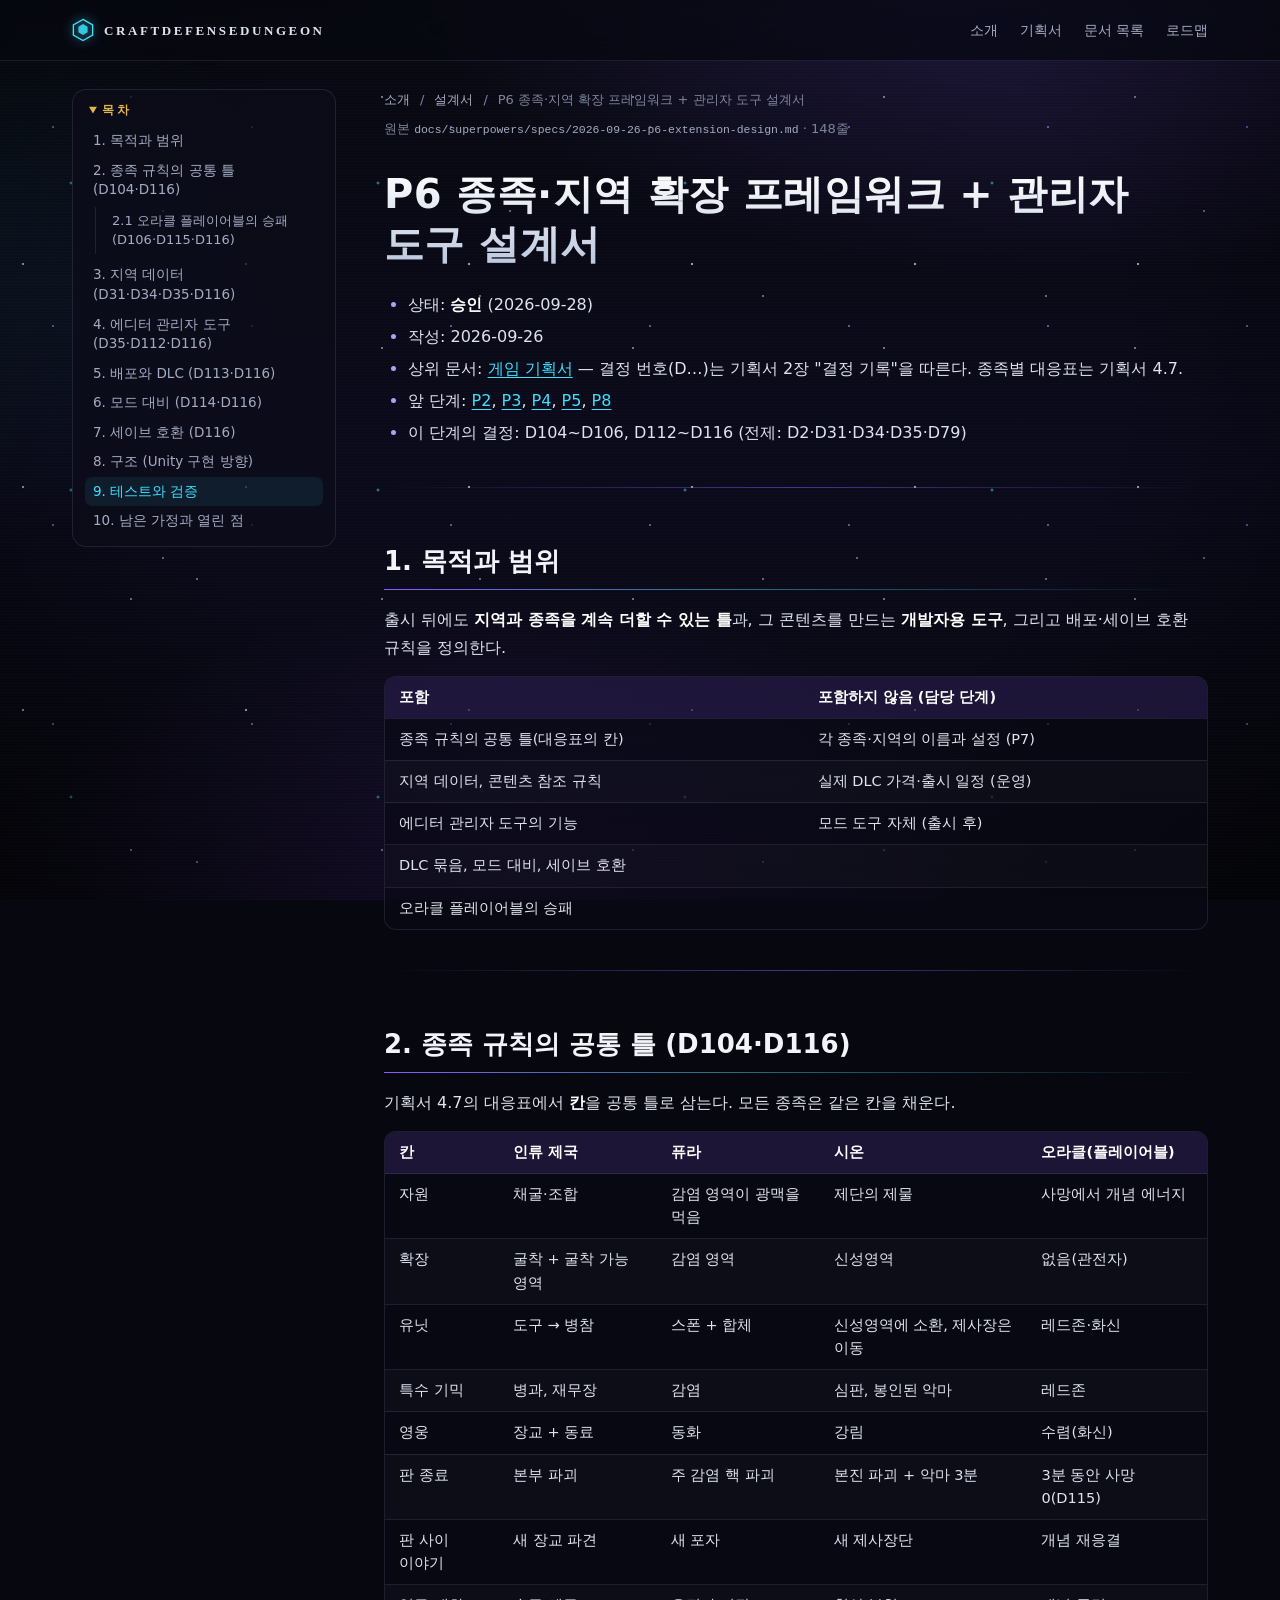
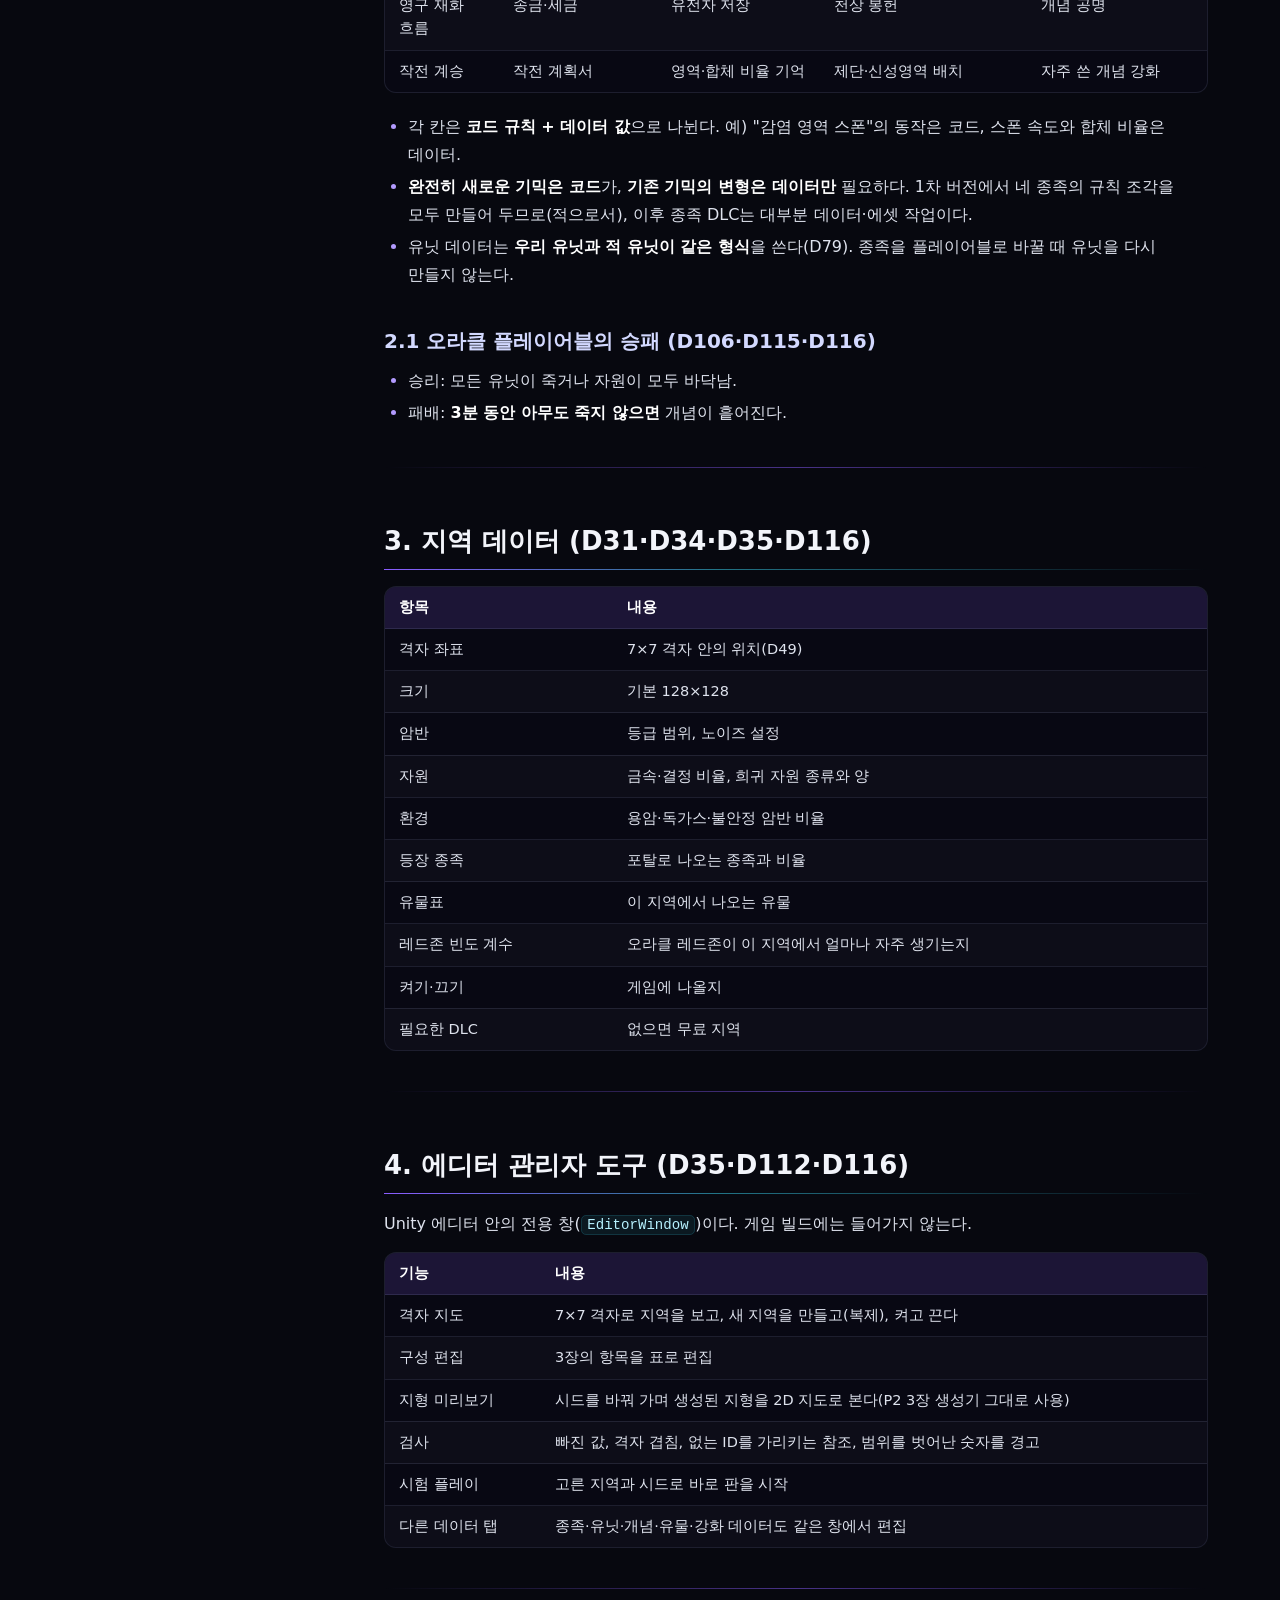
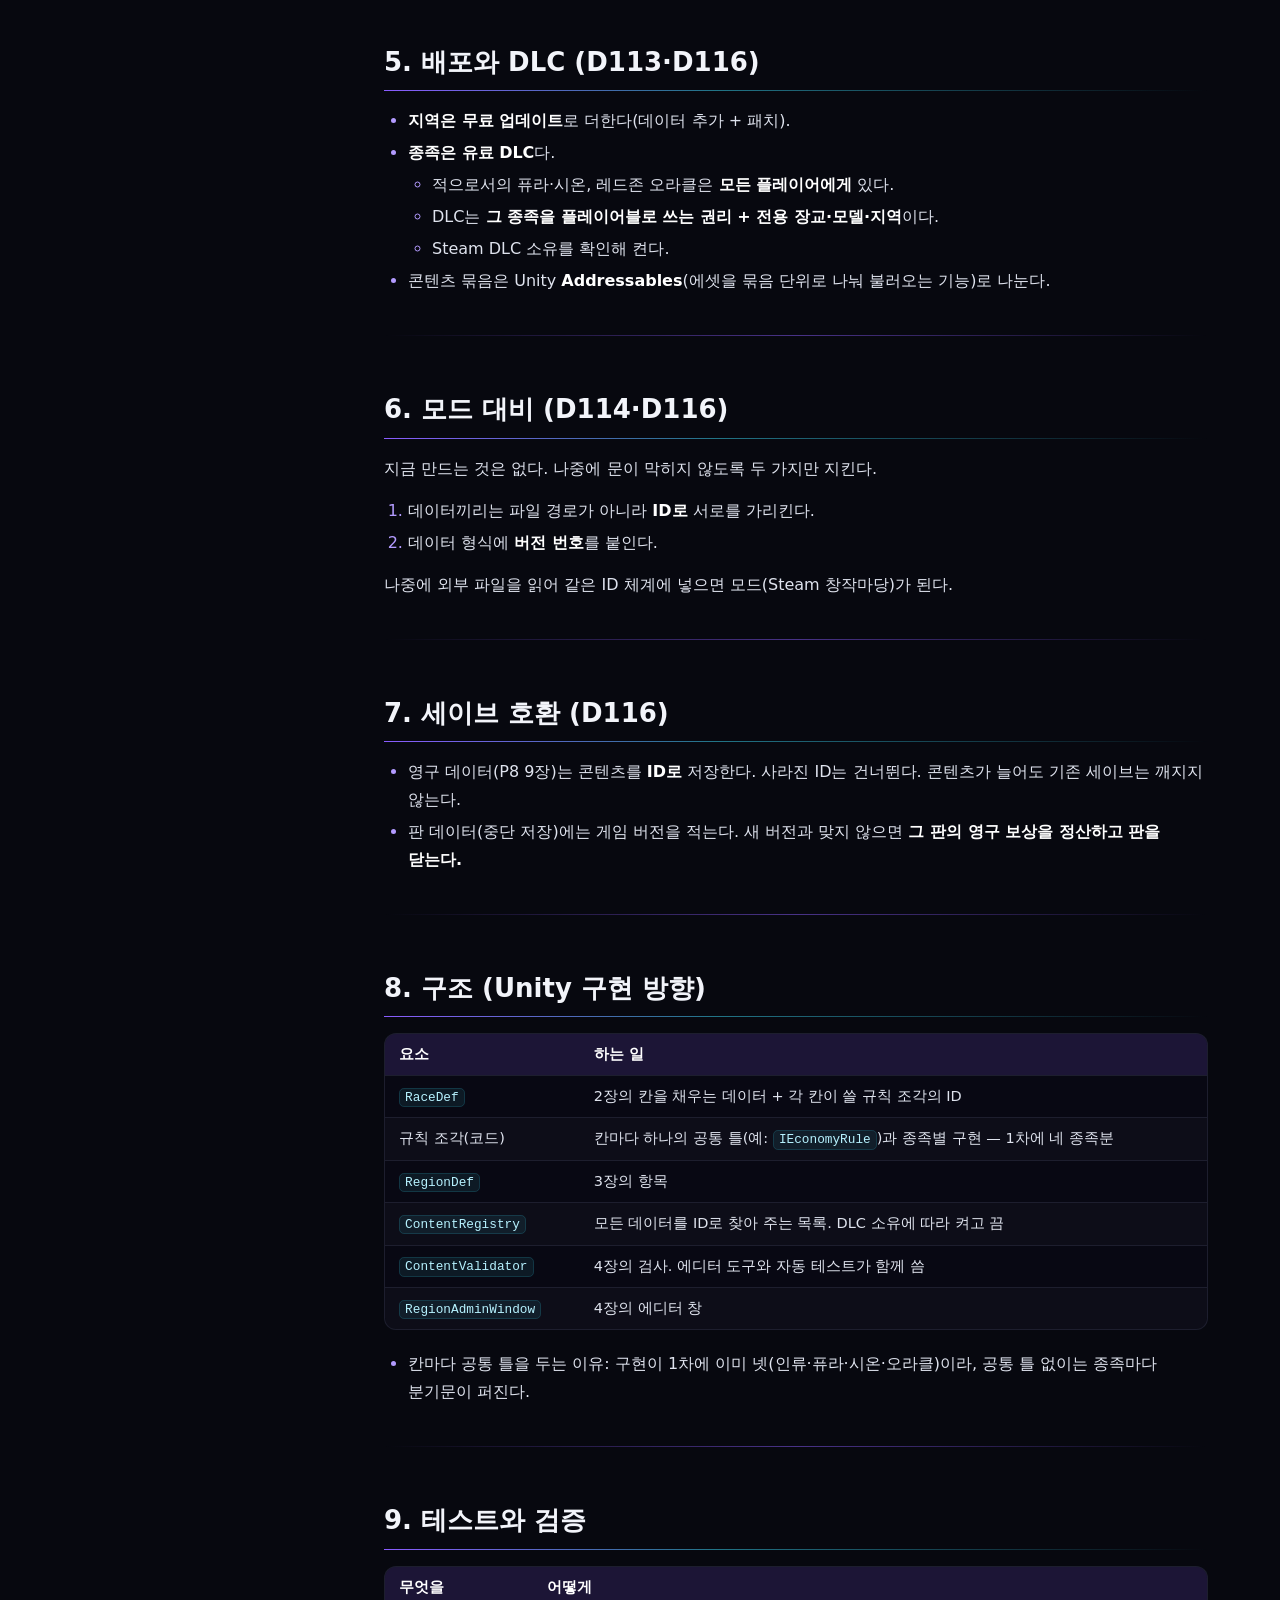
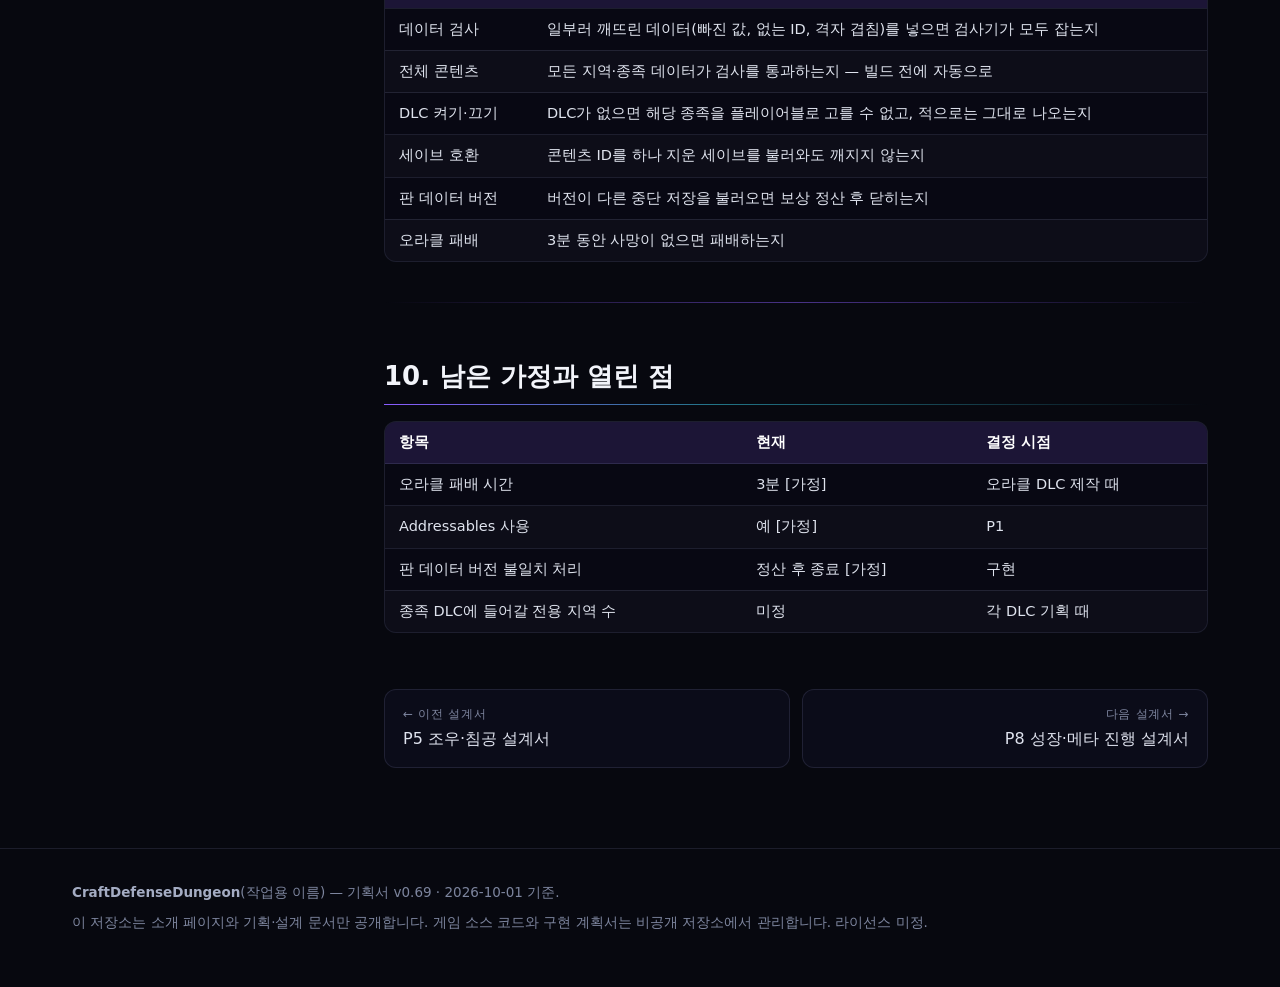
<file: docs/specs/2026-09-26-p6-extension-design.html>
<!doctype html>
<html lang="ko">
<head>
<meta charset="utf-8">
<meta name="viewport" content="width=device-width, initial-scale=1">
<meta name="color-scheme" content="dark">
<title>P6 종족·지역 확장 프레임워크 + 관리자 도구 설계서 · CraftDefenseDungeon</title>
<meta name="description" content="설계서 — P6 종족·지역 확장 프레임워크 + 관리자 도구 설계서">
<link rel="stylesheet" href="../assets/site.css">
<script src="../assets/site.js" defer></script>
</head>
<body>
<a class="skip-link" href="#main">본문으로 건너뛰기</a>
<header class="topbar">
  <div class="wrap">
    <a class="brand" href="../index.html" aria-label="CraftDefenseDungeon 소개"><svg class="brand-mark" viewBox="0 0 24 26" width="22" height="24" aria-hidden="true"><path d="M12 1.5 22.5 7.5v11L12 24.5 1.5 18.5v-11z" fill="none" stroke="currentColor" stroke-width="1.5"/><path d="M12 6.5 17 9.5v6l-5 3-5-3v-6z" fill="currentColor" opacity=".85"/></svg><span>CraftDefenseDungeon</span></a>
    <nav class="site-nav" aria-label="사이트"><a href="../index.html">소개</a><a href="../game-plan.html">기획서</a><a href="../index.html#docs">문서 목록</a><a href="../index.html#roadmap">로드맵</a></nav>
  </div>
</header>
<div class="wrap doc-layout">
<aside class="doc-aside"><details class="toc" open><summary>목차</summary><nav aria-label="목차"><ol><li><a href="#1-목적과-범위">1. 목적과 범위</a></li><li><a href="#2-종족-규칙의-공통-틀-d104d116">2. 종족 규칙의 공통 틀 (D104·D116)</a><ol><li><a href="#21-오라클-플레이어블의-승패-d106d115d116">2.1 오라클 플레이어블의 승패 (D106·D115·D116)</a></li></ol></li><li><a href="#3-지역-데이터-d31d34d35d116">3. 지역 데이터 (D31·D34·D35·D116)</a></li><li><a href="#4-에디터-관리자-도구-d35d112d116">4. 에디터 관리자 도구 (D35·D112·D116)</a></li><li><a href="#5-배포와-dlc-d113d116">5. 배포와 DLC (D113·D116)</a></li><li><a href="#6-모드-대비-d114d116">6. 모드 대비 (D114·D116)</a></li><li><a href="#7-세이브-호환-d116">7. 세이브 호환 (D116)</a></li><li><a href="#8-구조-unity-구현-방향">8. 구조 (Unity 구현 방향)</a></li><li><a href="#9-테스트와-검증">9. 테스트와 검증</a></li><li><a href="#10-남은-가정과-열린-점">10. 남은 가정과 열린 점</a></li></ol></nav></details></aside>
<main id="main" class="doc-main">
<nav class="crumbs" aria-label="현재 위치"><a href="../index.html">소개</a><span aria-hidden="true">/</span><a href="../index.html#docs">설계서</a><span aria-hidden="true">/</span><span aria-current="page">P6 종족·지역 확장 프레임워크 + 관리자 도구 설계서</span></nav>
<p class="doc-src">원본 <code>docs/superpowers/specs/2026-09-26-p6-extension-design.md</code> · 148줄</p>
<article class="md">
<h1 id="p6-종족지역-확장-프레임워크--관리자-도구-설계서">P6 종족·지역 확장 프레임워크 + 관리자 도구 설계서</h1>
<ul>
<li><p>상태: <strong>승인</strong> (2026-09-28)</p></li>
<li><p>작성: 2026-09-26</p></li>
<li><p>상위 문서: <a href="../game-plan.html">게임 기획서</a> — 결정 번호(D…)는 기획서 2장 &quot;결정 기록&quot;을 따른다. 종족별 대응표는 기획서 4.7.</p></li>
<li><p>앞 단계: <a href="2026-09-25-p2-digging-design.html">P2</a>, <a href="2026-09-25-p3-economy-design.html">P3</a>, <a href="2026-09-25-p4-units-design.html">P4</a>, <a href="2026-09-25-p5-encounters-design.html">P5</a>, <a href="2026-09-26-p8-progression-design.html">P8</a></p></li>
<li><p>이 단계의 결정: D104~D106, D112~D116 (전제: D2·D31·D34·D35·D79)</p></li>
</ul>
<hr>
<h2 id="1-목적과-범위">1. 목적과 범위</h2>
<p>출시 뒤에도 <strong>지역과 종족을 계속 더할 수 있는 틀</strong>과, 그 콘텐츠를 만드는 <strong>개발자용 도구</strong>, 그리고 배포·세이브 호환 규칙을 정의한다.</p>
<div class="table-wrap" tabindex="0" role="region" aria-label="표"><table>
<thead><tr><th scope="col">포함</th><th scope="col">포함하지 않음 (담당 단계)</th></tr></thead>
<tbody>
<tr><td>종족 규칙의 공통 틀(대응표의 칸)</td><td>각 종족·지역의 이름과 설정 (P7)</td></tr>
<tr><td>지역 데이터, 콘텐츠 참조 규칙</td><td>실제 DLC 가격·출시 일정 (운영)</td></tr>
<tr><td>에디터 관리자 도구의 기능</td><td>모드 도구 자체 (출시 후)</td></tr>
<tr><td>DLC 묶음, 모드 대비, 세이브 호환</td><td></td></tr>
<tr><td>오라클 플레이어블의 승패</td><td></td></tr>
</tbody></table></div>
<hr>
<h2 id="2-종족-규칙의-공통-틀-d104d116">2. 종족 규칙의 공통 틀 (D104·D116)</h2>
<p>기획서 4.7의 대응표에서 <strong>칸</strong>을 공통 틀로 삼는다. 모든 종족은 같은 칸을 채운다.</p>
<div class="table-wrap" tabindex="0" role="region" aria-label="표"><table>
<thead><tr><th scope="col">칸</th><th scope="col">인류 제국</th><th scope="col">퓨라</th><th scope="col">시온</th><th scope="col">오라클(플레이어블)</th></tr></thead>
<tbody>
<tr><td>자원</td><td>채굴·조합</td><td>감염 영역이 광맥을 먹음</td><td>제단의 제물</td><td>사망에서 개념 에너지</td></tr>
<tr><td>확장</td><td>굴착 + 굴착 가능 영역</td><td>감염 영역</td><td>신성영역</td><td>없음(관전자)</td></tr>
<tr><td>유닛</td><td>도구 → 병참</td><td>스폰 + 합체</td><td>신성영역에 소환, 제사장은 이동</td><td>레드존·화신</td></tr>
<tr><td>특수 기믹</td><td>병과, 재무장</td><td>감염</td><td>심판, 봉인된 악마</td><td>레드존</td></tr>
<tr><td>영웅</td><td>장교 + 동료</td><td>동화</td><td>강림</td><td>수렴(화신)</td></tr>
<tr><td>판 종료</td><td>본부 파괴</td><td>주 감염 핵 파괴</td><td>본진 파괴 + 악마 3분</td><td>3분 동안 사망 0(D115)</td></tr>
<tr><td>판 사이 이야기</td><td>새 장교 파견</td><td>새 포자</td><td>새 제사장단</td><td>개념 재응결</td></tr>
<tr><td>영구 재화 흐름</td><td>송금·세금</td><td>유전자 저장</td><td>천상 봉헌</td><td>개념 공명</td></tr>
<tr><td>작전 계승</td><td>작전 계획서</td><td>영역·합체 비율 기억</td><td>제단·신성영역 배치</td><td>자주 쓴 개념 강화</td></tr>
</tbody></table></div>
<ul>
<li><p>각 칸은 <strong>코드 규칙 + 데이터 값</strong>으로 나뉜다. 예) &quot;감염 영역 스폰&quot;의 동작은 코드, 스폰 속도와 합체 비율은 데이터.</p></li>
<li><p><strong>완전히 새로운 기믹은 코드</strong>가, <strong>기존 기믹의 변형은 데이터만</strong> 필요하다. 1차 버전에서 네 종족의 규칙 조각을 모두 만들어 두므로(적으로서), 이후 종족 DLC는 대부분 데이터·에셋 작업이다.</p></li>
<li><p>유닛 데이터는 <strong>우리 유닛과 적 유닛이 같은 형식</strong>을 쓴다(D79). 종족을 플레이어블로 바꿀 때 유닛을 다시 만들지 않는다.</p></li>
</ul>
<h3 id="21-오라클-플레이어블의-승패-d106d115d116">2.1 오라클 플레이어블의 승패 (D106·D115·D116)</h3>
<ul>
<li><p>승리: 모든 유닛이 죽거나 자원이 모두 바닥남.</p></li>
<li><p>패배: <strong>3분 동안 아무도 죽지 않으면</strong> 개념이 흩어진다.</p></li>
</ul>
<hr>
<h2 id="3-지역-데이터-d31d34d35d116">3. 지역 데이터 (D31·D34·D35·D116)</h2>
<div class="table-wrap" tabindex="0" role="region" aria-label="표"><table>
<thead><tr><th scope="col">항목</th><th scope="col">내용</th></tr></thead>
<tbody>
<tr><td>격자 좌표</td><td>7×7 격자 안의 위치(D49)</td></tr>
<tr><td>크기</td><td>기본 128×128</td></tr>
<tr><td>암반</td><td>등급 범위, 노이즈 설정</td></tr>
<tr><td>자원</td><td>금속·결정 비율, 희귀 자원 종류와 양</td></tr>
<tr><td>환경</td><td>용암·독가스·불안정 암반 비율</td></tr>
<tr><td>등장 종족</td><td>포탈로 나오는 종족과 비율</td></tr>
<tr><td>유물표</td><td>이 지역에서 나오는 유물</td></tr>
<tr><td>레드존 빈도 계수</td><td>오라클 레드존이 이 지역에서 얼마나 자주 생기는지</td></tr>
<tr><td>켜기·끄기</td><td>게임에 나올지</td></tr>
<tr><td>필요한 DLC</td><td>없으면 무료 지역</td></tr>
</tbody></table></div>
<hr>
<h2 id="4-에디터-관리자-도구-d35d112d116">4. 에디터 관리자 도구 (D35·D112·D116)</h2>
<p>Unity 에디터 안의 전용 창(<code>EditorWindow</code>)이다. 게임 빌드에는 들어가지 않는다.</p>
<div class="table-wrap" tabindex="0" role="region" aria-label="표"><table>
<thead><tr><th scope="col">기능</th><th scope="col">내용</th></tr></thead>
<tbody>
<tr><td>격자 지도</td><td>7×7 격자로 지역을 보고, 새 지역을 만들고(복제), 켜고 끈다</td></tr>
<tr><td>구성 편집</td><td>3장의 항목을 표로 편집</td></tr>
<tr><td>지형 미리보기</td><td>시드를 바꿔 가며 생성된 지형을 2D 지도로 본다(P2 3장 생성기 그대로 사용)</td></tr>
<tr><td>검사</td><td>빠진 값, 격자 겹침, 없는 ID를 가리키는 참조, 범위를 벗어난 숫자를 경고</td></tr>
<tr><td>시험 플레이</td><td>고른 지역과 시드로 바로 판을 시작</td></tr>
<tr><td>다른 데이터 탭</td><td>종족·유닛·개념·유물·강화 데이터도 같은 창에서 편집</td></tr>
</tbody></table></div>
<hr>
<h2 id="5-배포와-dlc-d113d116">5. 배포와 DLC (D113·D116)</h2>
<ul>
<li><p><strong>지역은 무료 업데이트</strong>로 더한다(데이터 추가 + 패치).</p></li>
<li><p><strong>종족은 유료 DLC</strong>다.</p>
<ul>
<li><p>적으로서의 퓨라·시온, 레드존 오라클은 <strong>모든 플레이어에게</strong> 있다.</p></li>
<li><p>DLC는 <strong>그 종족을 플레이어블로 쓰는 권리 + 전용 장교·모델·지역</strong>이다.</p></li>
<li><p>Steam DLC 소유를 확인해 켠다.</p></li>
</ul></li>
<li><p>콘텐츠 묶음은 Unity <strong>Addressables</strong>(에셋을 묶음 단위로 나눠 불러오는 기능)로 나눈다.</p></li>
</ul>
<hr>
<h2 id="6-모드-대비-d114d116">6. 모드 대비 (D114·D116)</h2>
<p>지금 만드는 것은 없다. 나중에 문이 막히지 않도록 두 가지만 지킨다.</p>
<ol>
<li><p>데이터끼리는 파일 경로가 아니라 <strong>ID로</strong> 서로를 가리킨다.</p></li>
<li><p>데이터 형식에 <strong>버전 번호</strong>를 붙인다.</p></li>
</ol>
<p>나중에 외부 파일을 읽어 같은 ID 체계에 넣으면 모드(Steam 창작마당)가 된다.</p>
<hr>
<h2 id="7-세이브-호환-d116">7. 세이브 호환 (D116)</h2>
<ul>
<li><p>영구 데이터(P8 9장)는 콘텐츠를 <strong>ID로</strong> 저장한다. 사라진 ID는 건너뛴다. 콘텐츠가 늘어도 기존 세이브는 깨지지 않는다.</p></li>
<li><p>판 데이터(중단 저장)에는 게임 버전을 적는다. 새 버전과 맞지 않으면 <strong>그 판의 영구 보상을 정산하고 판을 닫는다.</strong></p></li>
</ul>
<hr>
<h2 id="8-구조-unity-구현-방향">8. 구조 (Unity 구현 방향)</h2>
<div class="table-wrap" tabindex="0" role="region" aria-label="표"><table>
<thead><tr><th scope="col">요소</th><th scope="col">하는 일</th></tr></thead>
<tbody>
<tr><td><code>RaceDef</code></td><td>2장의 칸을 채우는 데이터 + 각 칸이 쓸 규칙 조각의 ID</td></tr>
<tr><td>규칙 조각(코드)</td><td>칸마다 하나의 공통 틀(예: <code>IEconomyRule</code>)과 종족별 구현 — 1차에 네 종족분</td></tr>
<tr><td><code>RegionDef</code></td><td>3장의 항목</td></tr>
<tr><td><code>ContentRegistry</code></td><td>모든 데이터를 ID로 찾아 주는 목록. DLC 소유에 따라 켜고 끔</td></tr>
<tr><td><code>ContentValidator</code></td><td>4장의 검사. 에디터 도구와 자동 테스트가 함께 씀</td></tr>
<tr><td><code>RegionAdminWindow</code></td><td>4장의 에디터 창</td></tr>
</tbody></table></div>
<ul>
<li><p>칸마다 공통 틀을 두는 이유: 구현이 1차에 이미 넷(인류·퓨라·시온·오라클)이라, 공통 틀 없이는 종족마다 분기문이 퍼진다.</p></li>
</ul>
<hr>
<h2 id="9-테스트와-검증">9. 테스트와 검증</h2>
<div class="table-wrap" tabindex="0" role="region" aria-label="표"><table>
<thead><tr><th scope="col">무엇을</th><th scope="col">어떻게</th></tr></thead>
<tbody>
<tr><td>데이터 검사</td><td>일부러 깨뜨린 데이터(빠진 값, 없는 ID, 격자 겹침)를 넣으면 검사기가 모두 잡는지</td></tr>
<tr><td>전체 콘텐츠</td><td>모든 지역·종족 데이터가 검사를 통과하는지 — 빌드 전에 자동으로</td></tr>
<tr><td>DLC 켜기·끄기</td><td>DLC가 없으면 해당 종족을 플레이어블로 고를 수 없고, 적으로는 그대로 나오는지</td></tr>
<tr><td>세이브 호환</td><td>콘텐츠 ID를 하나 지운 세이브를 불러와도 깨지지 않는지</td></tr>
<tr><td>판 데이터 버전</td><td>버전이 다른 중단 저장을 불러오면 보상 정산 후 닫히는지</td></tr>
<tr><td>오라클 패배</td><td>3분 동안 사망이 없으면 패배하는지</td></tr>
</tbody></table></div>
<hr>
<h2 id="10-남은-가정과-열린-점">10. 남은 가정과 열린 점</h2>
<div class="table-wrap" tabindex="0" role="region" aria-label="표"><table>
<thead><tr><th scope="col">항목</th><th scope="col">현재</th><th scope="col">결정 시점</th></tr></thead>
<tbody>
<tr><td>오라클 패배 시간</td><td>3분 [가정]</td><td>오라클 DLC 제작 때</td></tr>
<tr><td>Addressables 사용</td><td>예 [가정]</td><td>P1</td></tr>
<tr><td>판 데이터 버전 불일치 처리</td><td>정산 후 종료 [가정]</td><td>구현</td></tr>
<tr><td>종족 DLC에 들어갈 전용 지역 수</td><td>미정</td><td>각 DLC 기획 때</td></tr>
</tbody></table></div>
</article>
<nav class="pager" aria-label="같은 종류의 문서"><a class="prev" href="2026-09-25-p5-encounters-design.html"><span>← 이전 설계서</span>P5 조우·침공 설계서</a><a class="next" href="2026-09-26-p8-progression-design.html"><span>다음 설계서 →</span>P8 성장·메타 진행 설계서</a></nav>
</main>
</div>
<footer class="site-footer">
  <div class="wrap">
    <p><strong>CraftDefenseDungeon</strong>(작업용 이름) — 기획서 v0.69 · 2026-10-01 기준.</p>
    <p>이 저장소는 소개 페이지와 기획·설계 문서만 공개합니다. 게임 소스 코드와 구현 계획서는 비공개 저장소에서 관리합니다. 라이선스 미정.</p>
  </div>
</footer>
</body>
</html>
</file>
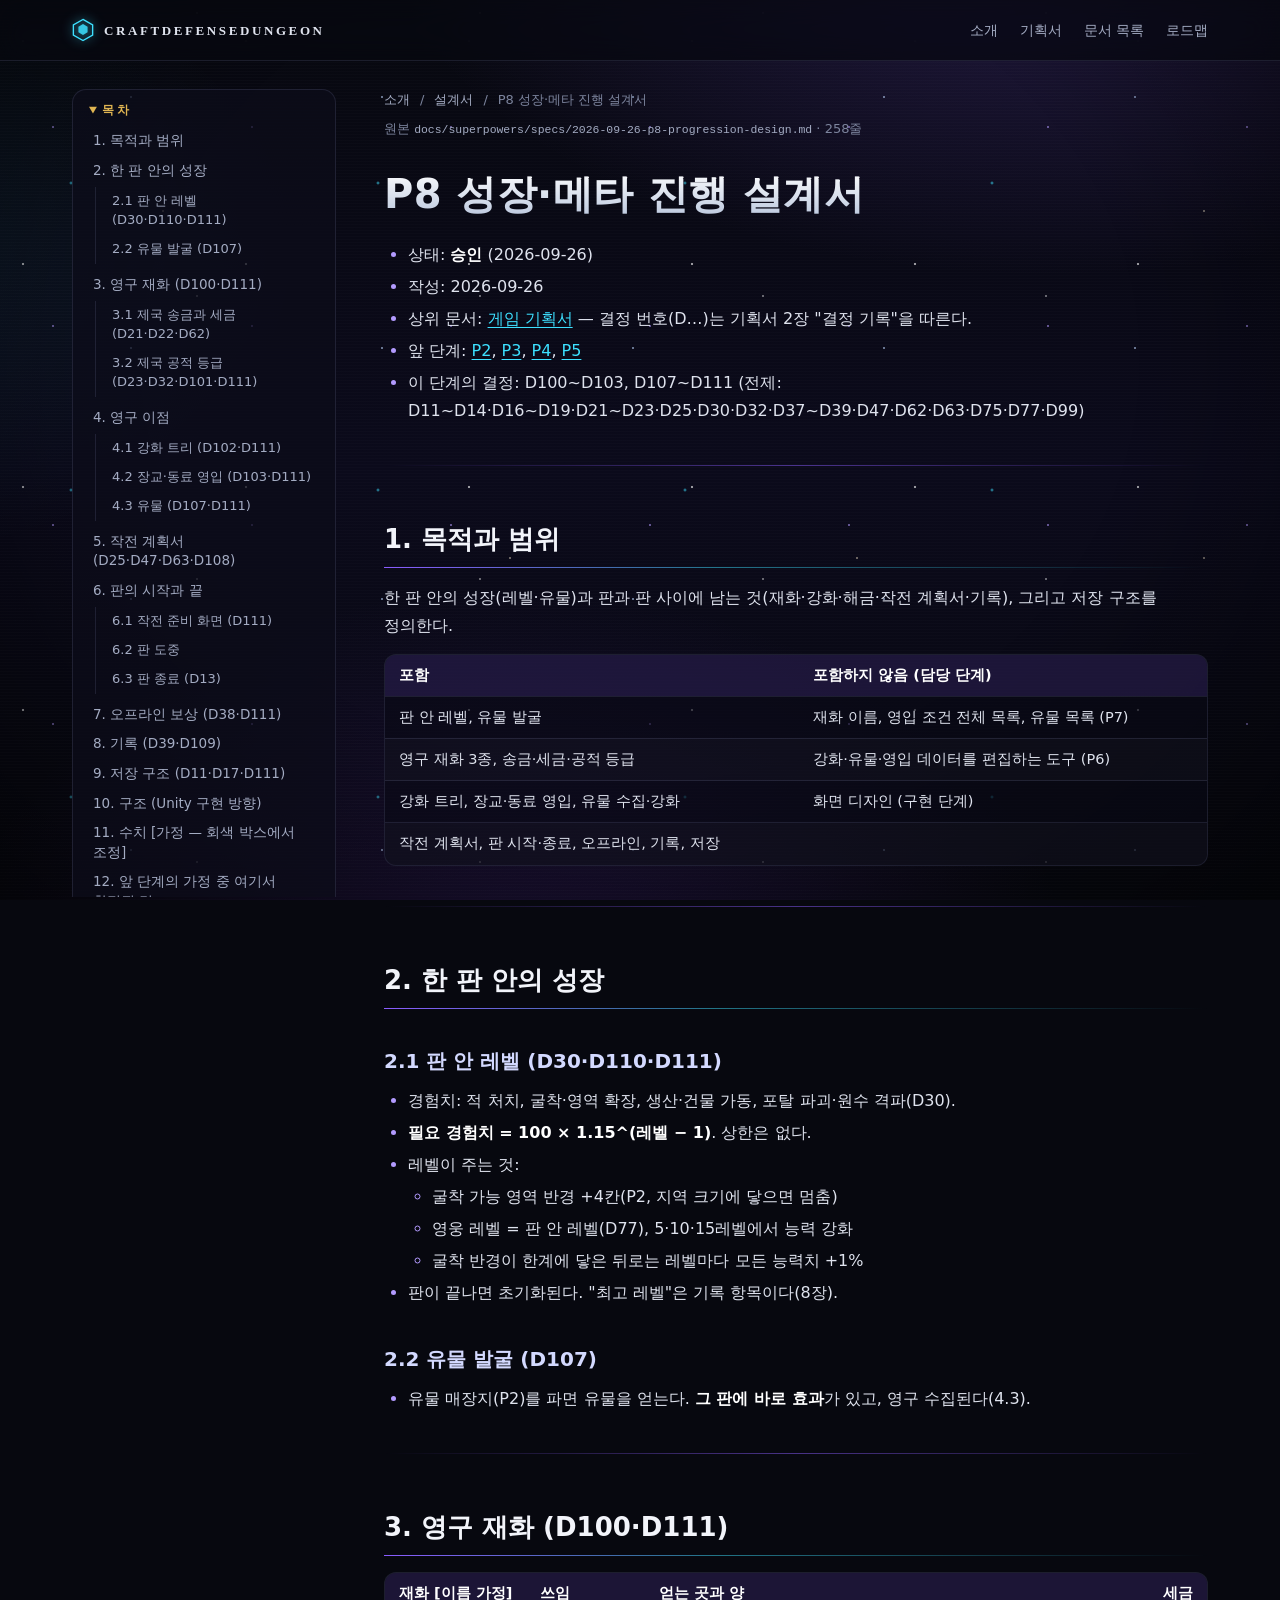
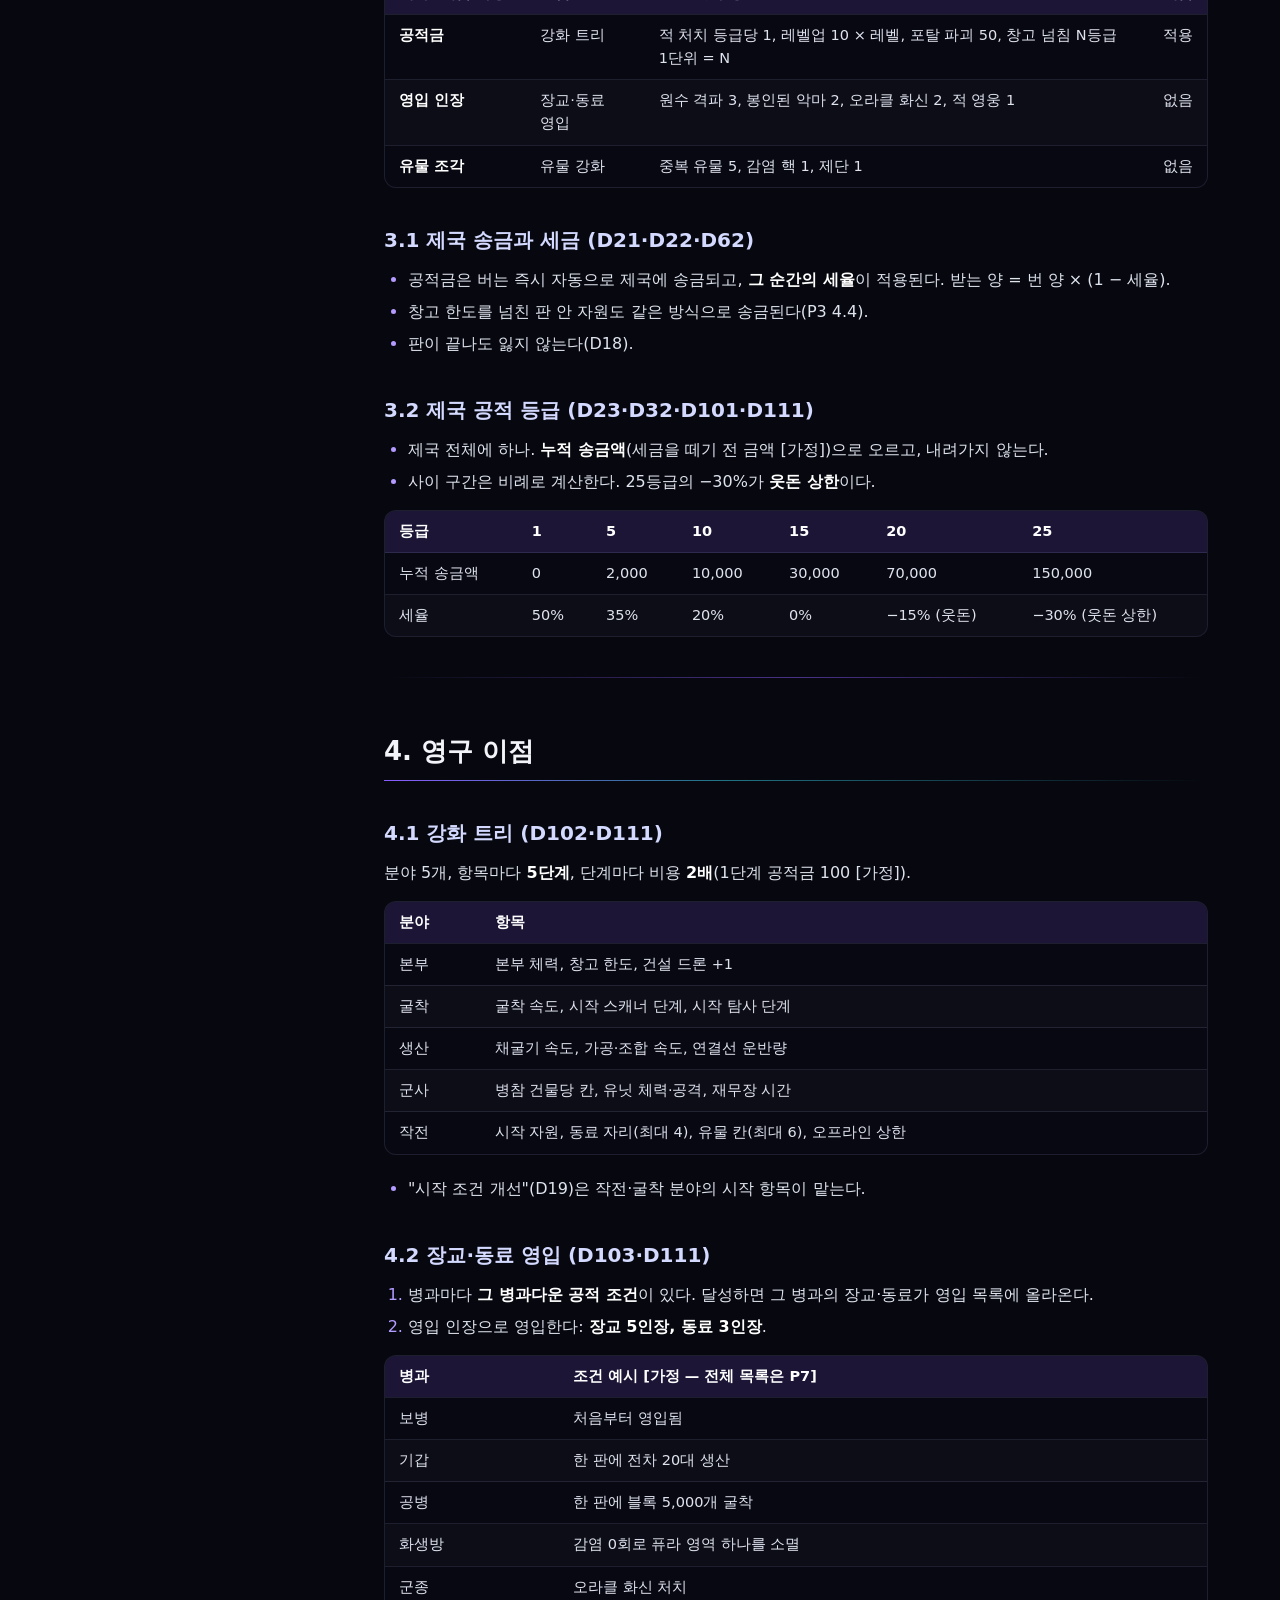
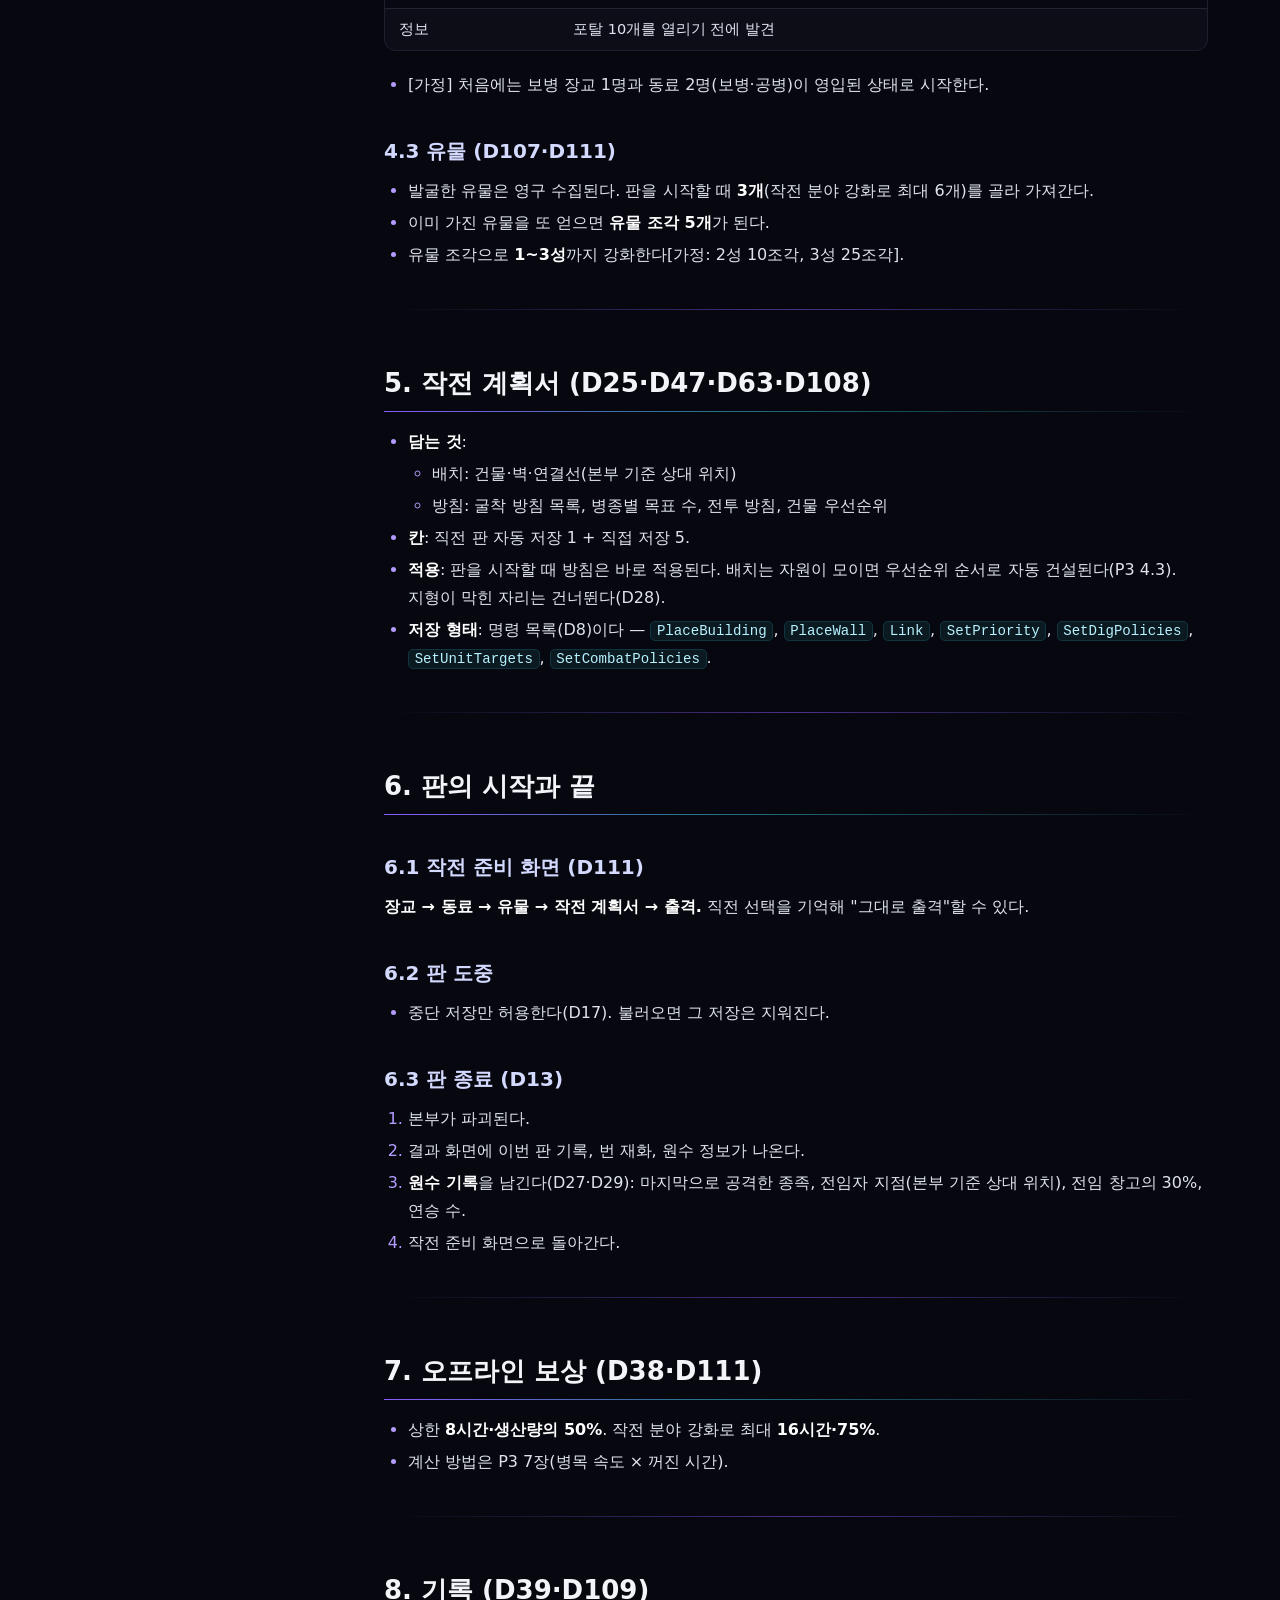
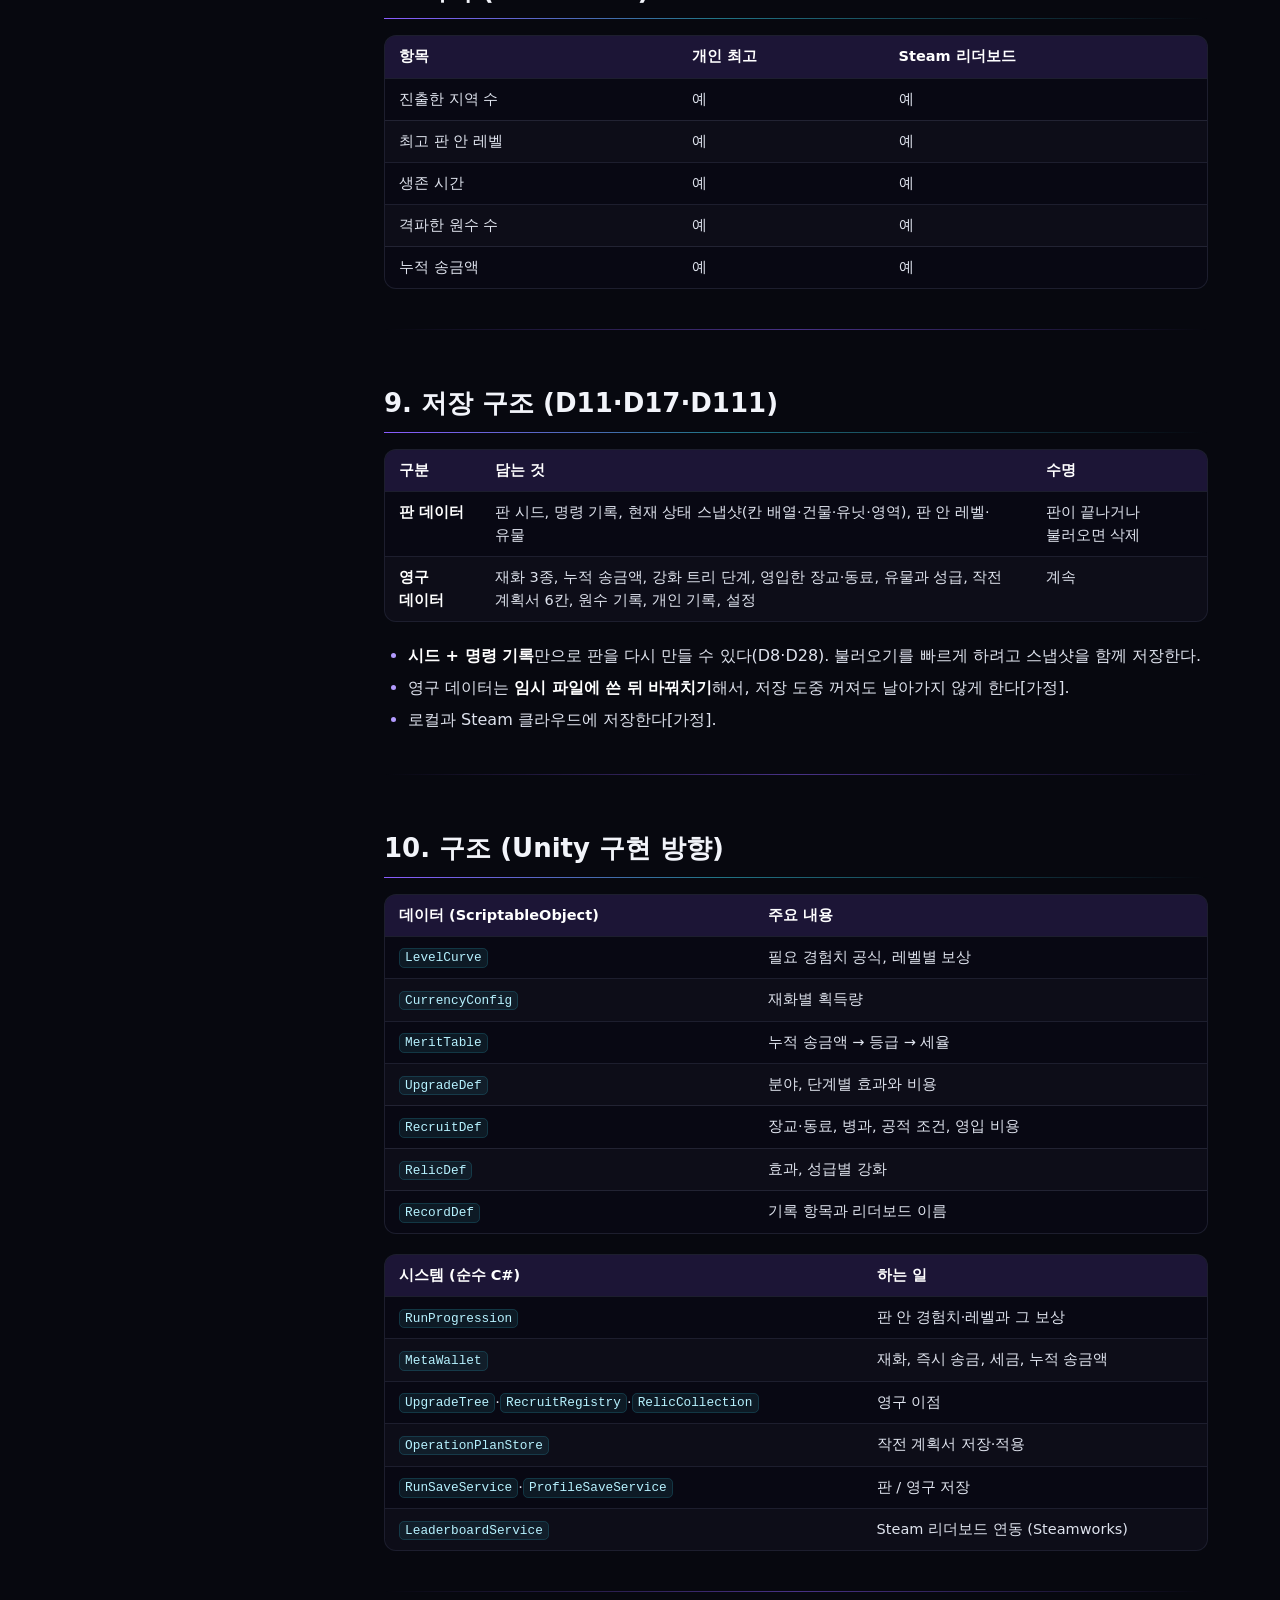
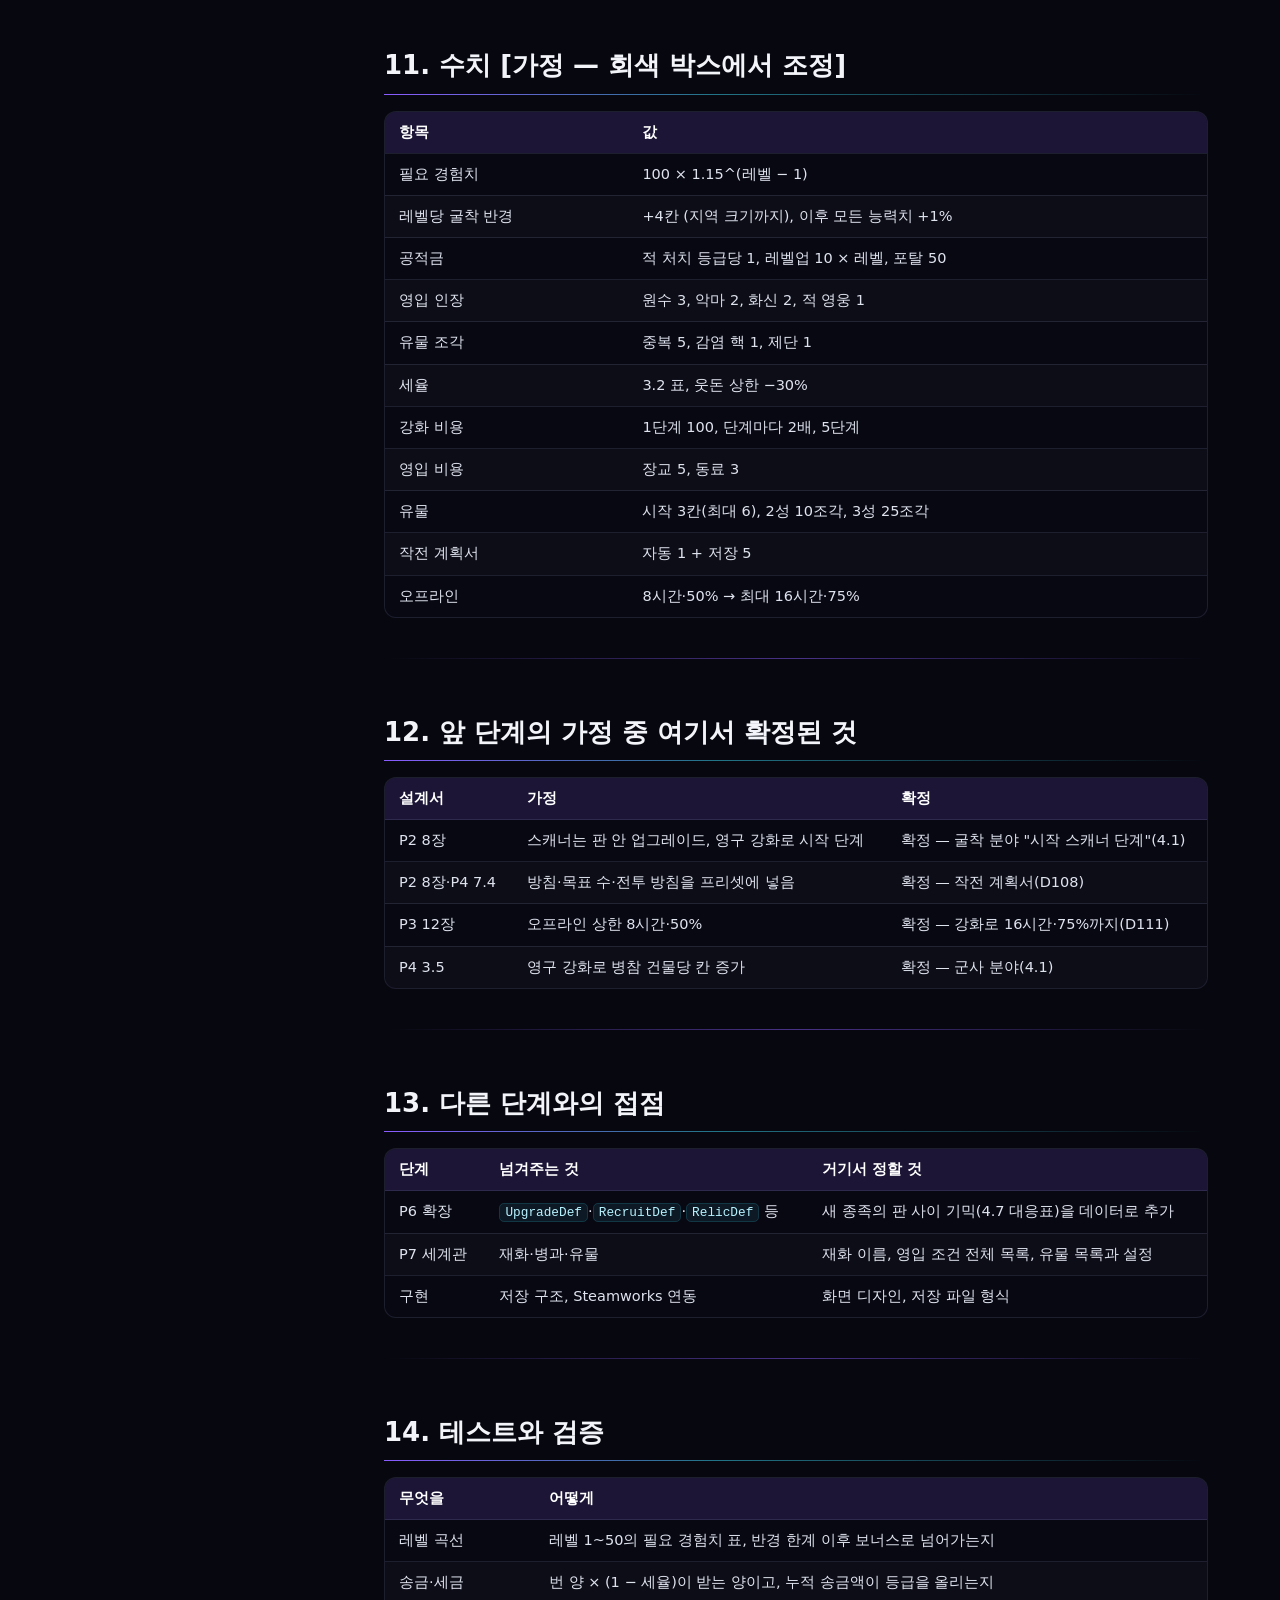
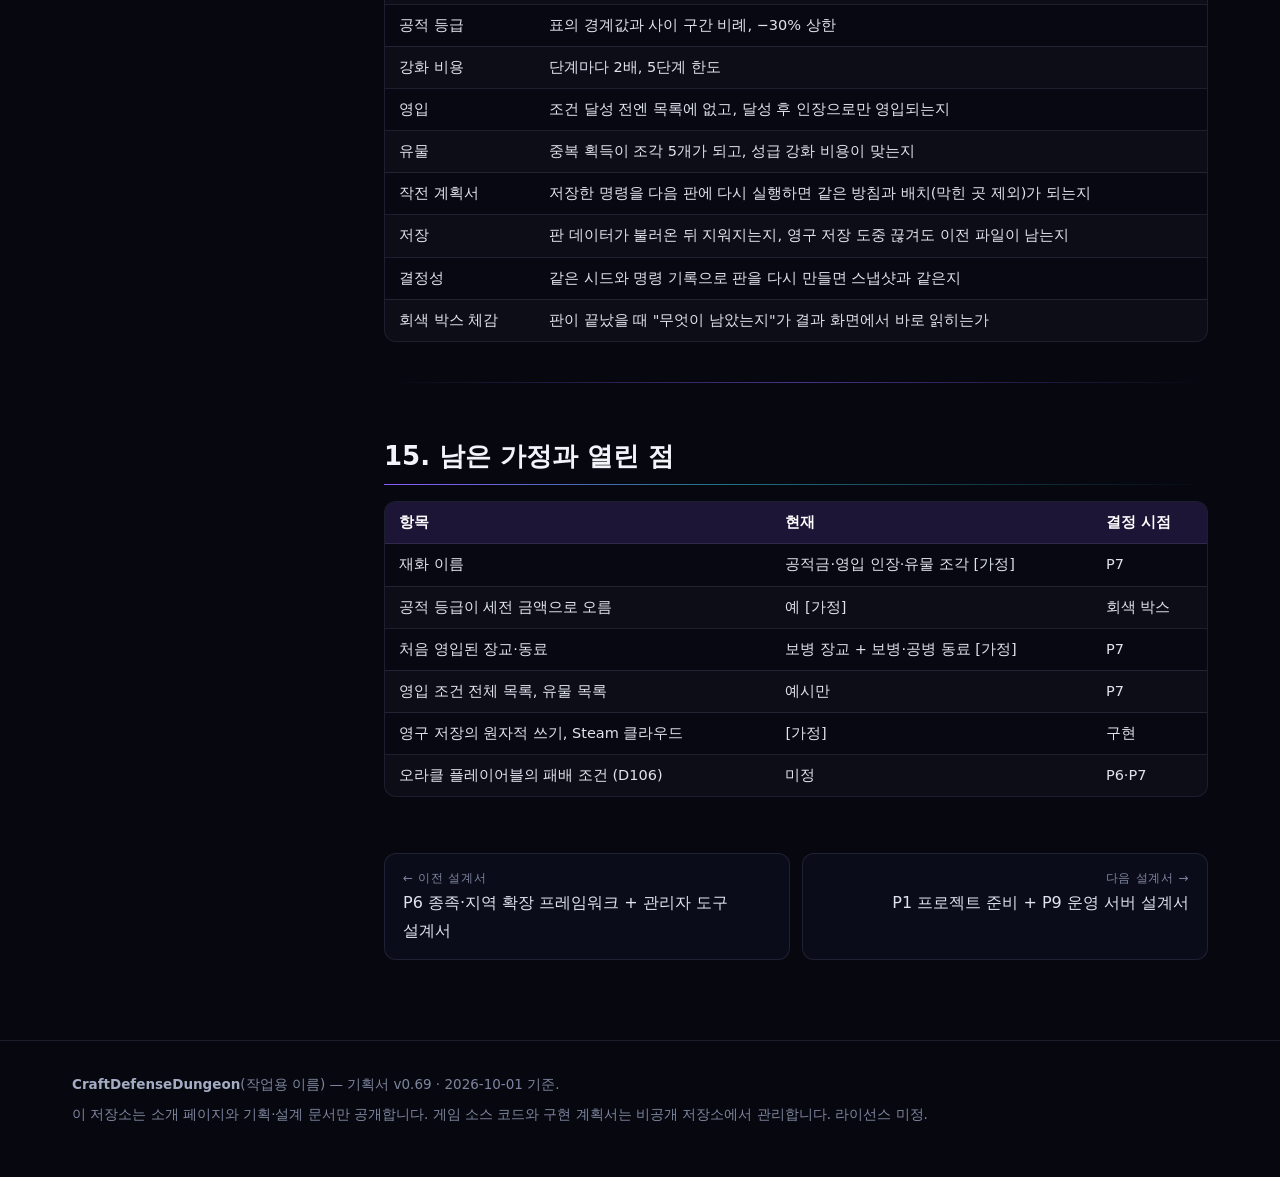
<file: docs/specs/2026-09-26-p8-progression-design.html>
<!doctype html>
<html lang="ko">
<head>
<meta charset="utf-8">
<meta name="viewport" content="width=device-width, initial-scale=1">
<meta name="color-scheme" content="dark">
<title>P8 성장·메타 진행 설계서 · CraftDefenseDungeon</title>
<meta name="description" content="설계서 — P8 성장·메타 진행 설계서">
<link rel="stylesheet" href="../assets/site.css">
<script src="../assets/site.js" defer></script>
</head>
<body>
<a class="skip-link" href="#main">본문으로 건너뛰기</a>
<header class="topbar">
  <div class="wrap">
    <a class="brand" href="../index.html" aria-label="CraftDefenseDungeon 소개"><svg class="brand-mark" viewBox="0 0 24 26" width="22" height="24" aria-hidden="true"><path d="M12 1.5 22.5 7.5v11L12 24.5 1.5 18.5v-11z" fill="none" stroke="currentColor" stroke-width="1.5"/><path d="M12 6.5 17 9.5v6l-5 3-5-3v-6z" fill="currentColor" opacity=".85"/></svg><span>CraftDefenseDungeon</span></a>
    <nav class="site-nav" aria-label="사이트"><a href="../index.html">소개</a><a href="../game-plan.html">기획서</a><a href="../index.html#docs">문서 목록</a><a href="../index.html#roadmap">로드맵</a></nav>
  </div>
</header>
<div class="wrap doc-layout">
<aside class="doc-aside"><details class="toc" open><summary>목차</summary><nav aria-label="목차"><ol><li><a href="#1-목적과-범위">1. 목적과 범위</a></li><li><a href="#2-한-판-안의-성장">2. 한 판 안의 성장</a><ol><li><a href="#21-판-안-레벨-d30d110d111">2.1 판 안 레벨 (D30·D110·D111)</a></li><li><a href="#22-유물-발굴-d107">2.2 유물 발굴 (D107)</a></li></ol></li><li><a href="#3-영구-재화-d100d111">3. 영구 재화 (D100·D111)</a><ol><li><a href="#31-제국-송금과-세금-d21d22d62">3.1 제국 송금과 세금 (D21·D22·D62)</a></li><li><a href="#32-제국-공적-등급-d23d32d101d111">3.2 제국 공적 등급 (D23·D32·D101·D111)</a></li></ol></li><li><a href="#4-영구-이점">4. 영구 이점</a><ol><li><a href="#41-강화-트리-d102d111">4.1 강화 트리 (D102·D111)</a></li><li><a href="#42-장교동료-영입-d103d111">4.2 장교·동료 영입 (D103·D111)</a></li><li><a href="#43-유물-d107d111">4.3 유물 (D107·D111)</a></li></ol></li><li><a href="#5-작전-계획서-d25d47d63d108">5. 작전 계획서 (D25·D47·D63·D108)</a></li><li><a href="#6-판의-시작과-끝">6. 판의 시작과 끝</a><ol><li><a href="#61-작전-준비-화면-d111">6.1 작전 준비 화면 (D111)</a></li><li><a href="#62-판-도중">6.2 판 도중</a></li><li><a href="#63-판-종료-d13">6.3 판 종료 (D13)</a></li></ol></li><li><a href="#7-오프라인-보상-d38d111">7. 오프라인 보상 (D38·D111)</a></li><li><a href="#8-기록-d39d109">8. 기록 (D39·D109)</a></li><li><a href="#9-저장-구조-d11d17d111">9. 저장 구조 (D11·D17·D111)</a></li><li><a href="#10-구조-unity-구현-방향">10. 구조 (Unity 구현 방향)</a></li><li><a href="#11-수치-가정--회색-박스에서-조정">11. 수치 [가정 — 회색 박스에서 조정]</a></li><li><a href="#12-앞-단계의-가정-중-여기서-확정된-것">12. 앞 단계의 가정 중 여기서 확정된 것</a></li><li><a href="#13-다른-단계와의-접점">13. 다른 단계와의 접점</a></li><li><a href="#14-테스트와-검증">14. 테스트와 검증</a></li><li><a href="#15-남은-가정과-열린-점">15. 남은 가정과 열린 점</a></li></ol></nav></details></aside>
<main id="main" class="doc-main">
<nav class="crumbs" aria-label="현재 위치"><a href="../index.html">소개</a><span aria-hidden="true">/</span><a href="../index.html#docs">설계서</a><span aria-hidden="true">/</span><span aria-current="page">P8 성장·메타 진행 설계서</span></nav>
<p class="doc-src">원본 <code>docs/superpowers/specs/2026-09-26-p8-progression-design.md</code> · 258줄</p>
<article class="md">
<h1 id="p8-성장메타-진행-설계서">P8 성장·메타 진행 설계서</h1>
<ul>
<li><p>상태: <strong>승인</strong> (2026-09-26)</p></li>
<li><p>작성: 2026-09-26</p></li>
<li><p>상위 문서: <a href="../game-plan.html">게임 기획서</a> — 결정 번호(D…)는 기획서 2장 &quot;결정 기록&quot;을 따른다.</p></li>
<li><p>앞 단계: <a href="2026-09-25-p2-digging-design.html">P2</a>, <a href="2026-09-25-p3-economy-design.html">P3</a>, <a href="2026-09-25-p4-units-design.html">P4</a>, <a href="2026-09-25-p5-encounters-design.html">P5</a></p></li>
<li><p>이 단계의 결정: D100~D103, D107~D111 (전제: D11~D14·D16~D19·D21~D23·D25·D30·D32·D37~D39·D47·D62·D63·D75·D77·D99)</p></li>
</ul>
<hr>
<h2 id="1-목적과-범위">1. 목적과 범위</h2>
<p>한 판 안의 성장(레벨·유물)과 판과 판 사이에 남는 것(재화·강화·해금·작전 계획서·기록), 그리고 저장 구조를 정의한다.</p>
<div class="table-wrap" tabindex="0" role="region" aria-label="표"><table>
<thead><tr><th scope="col">포함</th><th scope="col">포함하지 않음 (담당 단계)</th></tr></thead>
<tbody>
<tr><td>판 안 레벨, 유물 발굴</td><td>재화 이름, 영입 조건 전체 목록, 유물 목록 (P7)</td></tr>
<tr><td>영구 재화 3종, 송금·세금·공적 등급</td><td>강화·유물·영입 데이터를 편집하는 도구 (P6)</td></tr>
<tr><td>강화 트리, 장교·동료 영입, 유물 수집·강화</td><td>화면 디자인 (구현 단계)</td></tr>
<tr><td>작전 계획서, 판 시작·종료, 오프라인, 기록, 저장</td><td></td></tr>
</tbody></table></div>
<hr>
<h2 id="2-한-판-안의-성장">2. 한 판 안의 성장</h2>
<h3 id="21-판-안-레벨-d30d110d111">2.1 판 안 레벨 (D30·D110·D111)</h3>
<ul>
<li><p>경험치: 적 처치, 굴착·영역 확장, 생산·건물 가동, 포탈 파괴·원수 격파(D30).</p></li>
<li><p><strong>필요 경험치 = 100 × 1.15^(레벨 − 1)</strong>. 상한은 없다.</p></li>
<li><p>레벨이 주는 것:</p>
<ul>
<li><p>굴착 가능 영역 반경 +4칸(P2, 지역 크기에 닿으면 멈춤)</p></li>
<li><p>영웅 레벨 = 판 안 레벨(D77), 5·10·15레벨에서 능력 강화</p></li>
<li><p>굴착 반경이 한계에 닿은 뒤로는 레벨마다 모든 능력치 +1%</p></li>
</ul></li>
<li><p>판이 끝나면 초기화된다. &quot;최고 레벨&quot;은 기록 항목이다(8장).</p></li>
</ul>
<h3 id="22-유물-발굴-d107">2.2 유물 발굴 (D107)</h3>
<ul>
<li><p>유물 매장지(P2)를 파면 유물을 얻는다. <strong>그 판에 바로 효과</strong>가 있고, 영구 수집된다(4.3).</p></li>
</ul>
<hr>
<h2 id="3-영구-재화-d100d111">3. 영구 재화 (D100·D111)</h2>
<div class="table-wrap" tabindex="0" role="region" aria-label="표"><table>
<thead><tr><th scope="col">재화 [이름 가정]</th><th scope="col">쓰임</th><th scope="col">얻는 곳과 양</th><th scope="col">세금</th></tr></thead>
<tbody>
<tr><td><strong>공적금</strong></td><td>강화 트리</td><td>적 처치 등급당 1, 레벨업 10 × 레벨, 포탈 파괴 50, 창고 넘침 N등급 1단위 = N</td><td>적용</td></tr>
<tr><td><strong>영입 인장</strong></td><td>장교·동료 영입</td><td>원수 격파 3, 봉인된 악마 2, 오라클 화신 2, 적 영웅 1</td><td>없음</td></tr>
<tr><td><strong>유물 조각</strong></td><td>유물 강화</td><td>중복 유물 5, 감염 핵 1, 제단 1</td><td>없음</td></tr>
</tbody></table></div>
<h3 id="31-제국-송금과-세금-d21d22d62">3.1 제국 송금과 세금 (D21·D22·D62)</h3>
<ul>
<li><p>공적금은 버는 즉시 자동으로 제국에 송금되고, <strong>그 순간의 세율</strong>이 적용된다. 받는 양 = 번 양 × (1 − 세율).</p></li>
<li><p>창고 한도를 넘친 판 안 자원도 같은 방식으로 송금된다(P3 4.4).</p></li>
<li><p>판이 끝나도 잃지 않는다(D18).</p></li>
</ul>
<h3 id="32-제국-공적-등급-d23d32d101d111">3.2 제국 공적 등급 (D23·D32·D101·D111)</h3>
<ul>
<li><p>제국 전체에 하나. <strong>누적 송금액</strong>(세금을 떼기 전 금액 [가정])으로 오르고, 내려가지 않는다.</p></li>
<li><p>사이 구간은 비례로 계산한다. 25등급의 −30%가 <strong>웃돈 상한</strong>이다.</p></li>
</ul>
<div class="table-wrap" tabindex="0" role="region" aria-label="표"><table>
<thead><tr><th scope="col">등급</th><th scope="col">1</th><th scope="col">5</th><th scope="col">10</th><th scope="col">15</th><th scope="col">20</th><th scope="col">25</th></tr></thead>
<tbody>
<tr><td>누적 송금액</td><td>0</td><td>2,000</td><td>10,000</td><td>30,000</td><td>70,000</td><td>150,000</td></tr>
<tr><td>세율</td><td>50%</td><td>35%</td><td>20%</td><td>0%</td><td>−15% (웃돈)</td><td>−30% (웃돈 상한)</td></tr>
</tbody></table></div>
<hr>
<h2 id="4-영구-이점">4. 영구 이점</h2>
<h3 id="41-강화-트리-d102d111">4.1 강화 트리 (D102·D111)</h3>
<p>분야 5개, 항목마다 <strong>5단계</strong>, 단계마다 비용 <strong>2배</strong>(1단계 공적금 100 [가정]).</p>
<div class="table-wrap" tabindex="0" role="region" aria-label="표"><table>
<thead><tr><th scope="col">분야</th><th scope="col">항목</th></tr></thead>
<tbody>
<tr><td>본부</td><td>본부 체력, 창고 한도, 건설 드론 +1</td></tr>
<tr><td>굴착</td><td>굴착 속도, 시작 스캐너 단계, 시작 탐사 단계</td></tr>
<tr><td>생산</td><td>채굴기 속도, 가공·조합 속도, 연결선 운반량</td></tr>
<tr><td>군사</td><td>병참 건물당 칸, 유닛 체력·공격, 재무장 시간</td></tr>
<tr><td>작전</td><td>시작 자원, 동료 자리(최대 4), 유물 칸(최대 6), 오프라인 상한</td></tr>
</tbody></table></div>
<ul>
<li><p>&quot;시작 조건 개선&quot;(D19)은 작전·굴착 분야의 시작 항목이 맡는다.</p></li>
</ul>
<h3 id="42-장교동료-영입-d103d111">4.2 장교·동료 영입 (D103·D111)</h3>
<ol>
<li><p>병과마다 <strong>그 병과다운 공적 조건</strong>이 있다. 달성하면 그 병과의 장교·동료가 영입 목록에 올라온다.</p></li>
<li><p>영입 인장으로 영입한다: <strong>장교 5인장, 동료 3인장</strong>.</p></li>
</ol>
<div class="table-wrap" tabindex="0" role="region" aria-label="표"><table>
<thead><tr><th scope="col">병과</th><th scope="col">조건 예시 [가정 — 전체 목록은 P7]</th></tr></thead>
<tbody>
<tr><td>보병</td><td>처음부터 영입됨</td></tr>
<tr><td>기갑</td><td>한 판에 전차 20대 생산</td></tr>
<tr><td>공병</td><td>한 판에 블록 5,000개 굴착</td></tr>
<tr><td>화생방</td><td>감염 0회로 퓨라 영역 하나를 소멸</td></tr>
<tr><td>군종</td><td>오라클 화신 처치</td></tr>
<tr><td>정보</td><td>포탈 10개를 열리기 전에 발견</td></tr>
</tbody></table></div>
<ul>
<li><p>[가정] 처음에는 보병 장교 1명과 동료 2명(보병·공병)이 영입된 상태로 시작한다.</p></li>
</ul>
<h3 id="43-유물-d107d111">4.3 유물 (D107·D111)</h3>
<ul>
<li><p>발굴한 유물은 영구 수집된다. 판을 시작할 때 <strong>3개</strong>(작전 분야 강화로 최대 6개)를 골라 가져간다.</p></li>
<li><p>이미 가진 유물을 또 얻으면 <strong>유물 조각 5개</strong>가 된다.</p></li>
<li><p>유물 조각으로 <strong>1~3성</strong>까지 강화한다[가정: 2성 10조각, 3성 25조각].</p></li>
</ul>
<hr>
<h2 id="5-작전-계획서-d25d47d63d108">5. 작전 계획서 (D25·D47·D63·D108)</h2>
<ul>
<li><p><strong>담는 것</strong>:</p>
<ul>
<li><p>배치: 건물·벽·연결선(본부 기준 상대 위치)</p></li>
<li><p>방침: 굴착 방침 목록, 병종별 목표 수, 전투 방침, 건물 우선순위</p></li>
</ul></li>
<li><p><strong>칸</strong>: 직전 판 자동 저장 1 + 직접 저장 5.</p></li>
<li><p><strong>적용</strong>: 판을 시작할 때 방침은 바로 적용된다. 배치는 자원이 모이면 우선순위 순서로 자동 건설된다(P3 4.3). 지형이 막힌 자리는 건너뛴다(D28).</p></li>
<li><p><strong>저장 형태</strong>: 명령 목록(D8)이다 — <code>PlaceBuilding</code>, <code>PlaceWall</code>, <code>Link</code>, <code>SetPriority</code>, <code>SetDigPolicies</code>, <code>SetUnitTargets</code>, <code>SetCombatPolicies</code>.</p></li>
</ul>
<hr>
<h2 id="6-판의-시작과-끝">6. 판의 시작과 끝</h2>
<h3 id="61-작전-준비-화면-d111">6.1 작전 준비 화면 (D111)</h3>
<p><strong>장교 → 동료 → 유물 → 작전 계획서 → 출격.</strong> 직전 선택을 기억해 &quot;그대로 출격&quot;할 수 있다.</p>
<h3 id="62-판-도중">6.2 판 도중</h3>
<ul>
<li><p>중단 저장만 허용한다(D17). 불러오면 그 저장은 지워진다.</p></li>
</ul>
<h3 id="63-판-종료-d13">6.3 판 종료 (D13)</h3>
<ol>
<li><p>본부가 파괴된다.</p></li>
<li><p>결과 화면에 이번 판 기록, 번 재화, 원수 정보가 나온다.</p></li>
<li><p><strong>원수 기록</strong>을 남긴다(D27·D29): 마지막으로 공격한 종족, 전임자 지점(본부 기준 상대 위치), 전임 창고의 30%, 연승 수.</p></li>
<li><p>작전 준비 화면으로 돌아간다.</p></li>
</ol>
<hr>
<h2 id="7-오프라인-보상-d38d111">7. 오프라인 보상 (D38·D111)</h2>
<ul>
<li><p>상한 <strong>8시간·생산량의 50%</strong>. 작전 분야 강화로 최대 <strong>16시간·75%</strong>.</p></li>
<li><p>계산 방법은 P3 7장(병목 속도 × 꺼진 시간).</p></li>
</ul>
<hr>
<h2 id="8-기록-d39d109">8. 기록 (D39·D109)</h2>
<div class="table-wrap" tabindex="0" role="region" aria-label="표"><table>
<thead><tr><th scope="col">항목</th><th scope="col">개인 최고</th><th scope="col">Steam 리더보드</th></tr></thead>
<tbody>
<tr><td>진출한 지역 수</td><td>예</td><td>예</td></tr>
<tr><td>최고 판 안 레벨</td><td>예</td><td>예</td></tr>
<tr><td>생존 시간</td><td>예</td><td>예</td></tr>
<tr><td>격파한 원수 수</td><td>예</td><td>예</td></tr>
<tr><td>누적 송금액</td><td>예</td><td>예</td></tr>
</tbody></table></div>
<hr>
<h2 id="9-저장-구조-d11d17d111">9. 저장 구조 (D11·D17·D111)</h2>
<div class="table-wrap" tabindex="0" role="region" aria-label="표"><table>
<thead><tr><th scope="col">구분</th><th scope="col">담는 것</th><th scope="col">수명</th></tr></thead>
<tbody>
<tr><td><strong>판 데이터</strong></td><td>판 시드, 명령 기록, 현재 상태 스냅샷(칸 배열·건물·유닛·영역), 판 안 레벨·유물</td><td>판이 끝나거나 불러오면 삭제</td></tr>
<tr><td><strong>영구 데이터</strong></td><td>재화 3종, 누적 송금액, 강화 트리 단계, 영입한 장교·동료, 유물과 성급, 작전 계획서 6칸, 원수 기록, 개인 기록, 설정</td><td>계속</td></tr>
</tbody></table></div>
<ul>
<li><p><strong>시드 + 명령 기록</strong>만으로 판을 다시 만들 수 있다(D8·D28). 불러오기를 빠르게 하려고 스냅샷을 함께 저장한다.</p></li>
<li><p>영구 데이터는 <strong>임시 파일에 쓴 뒤 바꿔치기</strong>해서, 저장 도중 꺼져도 날아가지 않게 한다[가정].</p></li>
<li><p>로컬과 Steam 클라우드에 저장한다[가정].</p></li>
</ul>
<hr>
<h2 id="10-구조-unity-구현-방향">10. 구조 (Unity 구현 방향)</h2>
<div class="table-wrap" tabindex="0" role="region" aria-label="표"><table>
<thead><tr><th scope="col">데이터 (ScriptableObject)</th><th scope="col">주요 내용</th></tr></thead>
<tbody>
<tr><td><code>LevelCurve</code></td><td>필요 경험치 공식, 레벨별 보상</td></tr>
<tr><td><code>CurrencyConfig</code></td><td>재화별 획득량</td></tr>
<tr><td><code>MeritTable</code></td><td>누적 송금액 → 등급 → 세율</td></tr>
<tr><td><code>UpgradeDef</code></td><td>분야, 단계별 효과와 비용</td></tr>
<tr><td><code>RecruitDef</code></td><td>장교·동료, 병과, 공적 조건, 영입 비용</td></tr>
<tr><td><code>RelicDef</code></td><td>효과, 성급별 강화</td></tr>
<tr><td><code>RecordDef</code></td><td>기록 항목과 리더보드 이름</td></tr>
</tbody></table></div>
<div class="table-wrap" tabindex="0" role="region" aria-label="표"><table>
<thead><tr><th scope="col">시스템 (순수 C#)</th><th scope="col">하는 일</th></tr></thead>
<tbody>
<tr><td><code>RunProgression</code></td><td>판 안 경험치·레벨과 그 보상</td></tr>
<tr><td><code>MetaWallet</code></td><td>재화, 즉시 송금, 세금, 누적 송금액</td></tr>
<tr><td><code>UpgradeTree</code>·<code>RecruitRegistry</code>·<code>RelicCollection</code></td><td>영구 이점</td></tr>
<tr><td><code>OperationPlanStore</code></td><td>작전 계획서 저장·적용</td></tr>
<tr><td><code>RunSaveService</code>·<code>ProfileSaveService</code></td><td>판 / 영구 저장</td></tr>
<tr><td><code>LeaderboardService</code></td><td>Steam 리더보드 연동 (Steamworks)</td></tr>
</tbody></table></div>
<hr>
<h2 id="11-수치-가정--회색-박스에서-조정">11. 수치 [가정 — 회색 박스에서 조정]</h2>
<div class="table-wrap" tabindex="0" role="region" aria-label="표"><table>
<thead><tr><th scope="col">항목</th><th scope="col">값</th></tr></thead>
<tbody>
<tr><td>필요 경험치</td><td>100 × 1.15^(레벨 − 1)</td></tr>
<tr><td>레벨당 굴착 반경</td><td>+4칸 (지역 크기까지), 이후 모든 능력치 +1%</td></tr>
<tr><td>공적금</td><td>적 처치 등급당 1, 레벨업 10 × 레벨, 포탈 50</td></tr>
<tr><td>영입 인장</td><td>원수 3, 악마 2, 화신 2, 적 영웅 1</td></tr>
<tr><td>유물 조각</td><td>중복 5, 감염 핵 1, 제단 1</td></tr>
<tr><td>세율</td><td>3.2 표, 웃돈 상한 −30%</td></tr>
<tr><td>강화 비용</td><td>1단계 100, 단계마다 2배, 5단계</td></tr>
<tr><td>영입 비용</td><td>장교 5, 동료 3</td></tr>
<tr><td>유물</td><td>시작 3칸(최대 6), 2성 10조각, 3성 25조각</td></tr>
<tr><td>작전 계획서</td><td>자동 1 + 저장 5</td></tr>
<tr><td>오프라인</td><td>8시간·50% → 최대 16시간·75%</td></tr>
</tbody></table></div>
<hr>
<h2 id="12-앞-단계의-가정-중-여기서-확정된-것">12. 앞 단계의 가정 중 여기서 확정된 것</h2>
<div class="table-wrap" tabindex="0" role="region" aria-label="표"><table>
<thead><tr><th scope="col">설계서</th><th scope="col">가정</th><th scope="col">확정</th></tr></thead>
<tbody>
<tr><td>P2 8장</td><td>스캐너는 판 안 업그레이드, 영구 강화로 시작 단계</td><td>확정 — 굴착 분야 &quot;시작 스캐너 단계&quot;(4.1)</td></tr>
<tr><td>P2 8장·P4 7.4</td><td>방침·목표 수·전투 방침을 프리셋에 넣음</td><td>확정 — 작전 계획서(D108)</td></tr>
<tr><td>P3 12장</td><td>오프라인 상한 8시간·50%</td><td>확정 — 강화로 16시간·75%까지(D111)</td></tr>
<tr><td>P4 3.5</td><td>영구 강화로 병참 건물당 칸 증가</td><td>확정 — 군사 분야(4.1)</td></tr>
</tbody></table></div>
<hr>
<h2 id="13-다른-단계와의-접점">13. 다른 단계와의 접점</h2>
<div class="table-wrap" tabindex="0" role="region" aria-label="표"><table>
<thead><tr><th scope="col">단계</th><th scope="col">넘겨주는 것</th><th scope="col">거기서 정할 것</th></tr></thead>
<tbody>
<tr><td>P6 확장</td><td><code>UpgradeDef</code>·<code>RecruitDef</code>·<code>RelicDef</code> 등</td><td>새 종족의 판 사이 기믹(4.7 대응표)을 데이터로 추가</td></tr>
<tr><td>P7 세계관</td><td>재화·병과·유물</td><td>재화 이름, 영입 조건 전체 목록, 유물 목록과 설정</td></tr>
<tr><td>구현</td><td>저장 구조, Steamworks 연동</td><td>화면 디자인, 저장 파일 형식</td></tr>
</tbody></table></div>
<hr>
<h2 id="14-테스트와-검증">14. 테스트와 검증</h2>
<div class="table-wrap" tabindex="0" role="region" aria-label="표"><table>
<thead><tr><th scope="col">무엇을</th><th scope="col">어떻게</th></tr></thead>
<tbody>
<tr><td>레벨 곡선</td><td>레벨 1~50의 필요 경험치 표, 반경 한계 이후 보너스로 넘어가는지</td></tr>
<tr><td>송금·세금</td><td>번 양 × (1 − 세율)이 받는 양이고, 누적 송금액이 등급을 올리는지</td></tr>
<tr><td>공적 등급</td><td>표의 경계값과 사이 구간 비례, −30% 상한</td></tr>
<tr><td>강화 비용</td><td>단계마다 2배, 5단계 한도</td></tr>
<tr><td>영입</td><td>조건 달성 전엔 목록에 없고, 달성 후 인장으로만 영입되는지</td></tr>
<tr><td>유물</td><td>중복 획득이 조각 5개가 되고, 성급 강화 비용이 맞는지</td></tr>
<tr><td>작전 계획서</td><td>저장한 명령을 다음 판에 다시 실행하면 같은 방침과 배치(막힌 곳 제외)가 되는지</td></tr>
<tr><td>저장</td><td>판 데이터가 불러온 뒤 지워지는지, 영구 저장 도중 끊겨도 이전 파일이 남는지</td></tr>
<tr><td>결정성</td><td>같은 시드와 명령 기록으로 판을 다시 만들면 스냅샷과 같은지</td></tr>
<tr><td>회색 박스 체감</td><td>판이 끝났을 때 &quot;무엇이 남았는지&quot;가 결과 화면에서 바로 읽히는가</td></tr>
</tbody></table></div>
<hr>
<h2 id="15-남은-가정과-열린-점">15. 남은 가정과 열린 점</h2>
<div class="table-wrap" tabindex="0" role="region" aria-label="표"><table>
<thead><tr><th scope="col">항목</th><th scope="col">현재</th><th scope="col">결정 시점</th></tr></thead>
<tbody>
<tr><td>재화 이름</td><td>공적금·영입 인장·유물 조각 [가정]</td><td>P7</td></tr>
<tr><td>공적 등급이 세전 금액으로 오름</td><td>예 [가정]</td><td>회색 박스</td></tr>
<tr><td>처음 영입된 장교·동료</td><td>보병 장교 + 보병·공병 동료 [가정]</td><td>P7</td></tr>
<tr><td>영입 조건 전체 목록, 유물 목록</td><td>예시만</td><td>P7</td></tr>
<tr><td>영구 저장의 원자적 쓰기, Steam 클라우드</td><td>[가정]</td><td>구현</td></tr>
<tr><td>오라클 플레이어블의 패배 조건 (D106)</td><td>미정</td><td>P6·P7</td></tr>
</tbody></table></div>
</article>
<nav class="pager" aria-label="같은 종류의 문서"><a class="prev" href="2026-09-26-p6-extension-design.html"><span>← 이전 설계서</span>P6 종족·지역 확장 프레임워크 + 관리자 도구 설계서</a><a class="next" href="2026-09-28-p1-p9-setup-liveops-design.html"><span>다음 설계서 →</span>P1 프로젝트 준비 + P9 운영 서버 설계서</a></nav>
</main>
</div>
<footer class="site-footer">
  <div class="wrap">
    <p><strong>CraftDefenseDungeon</strong>(작업용 이름) — 기획서 v0.69 · 2026-10-01 기준.</p>
    <p>이 저장소는 소개 페이지와 기획·설계 문서만 공개합니다. 게임 소스 코드와 구현 계획서는 비공개 저장소에서 관리합니다. 라이선스 미정.</p>
  </div>
</footer>
</body>
</html>
</file>
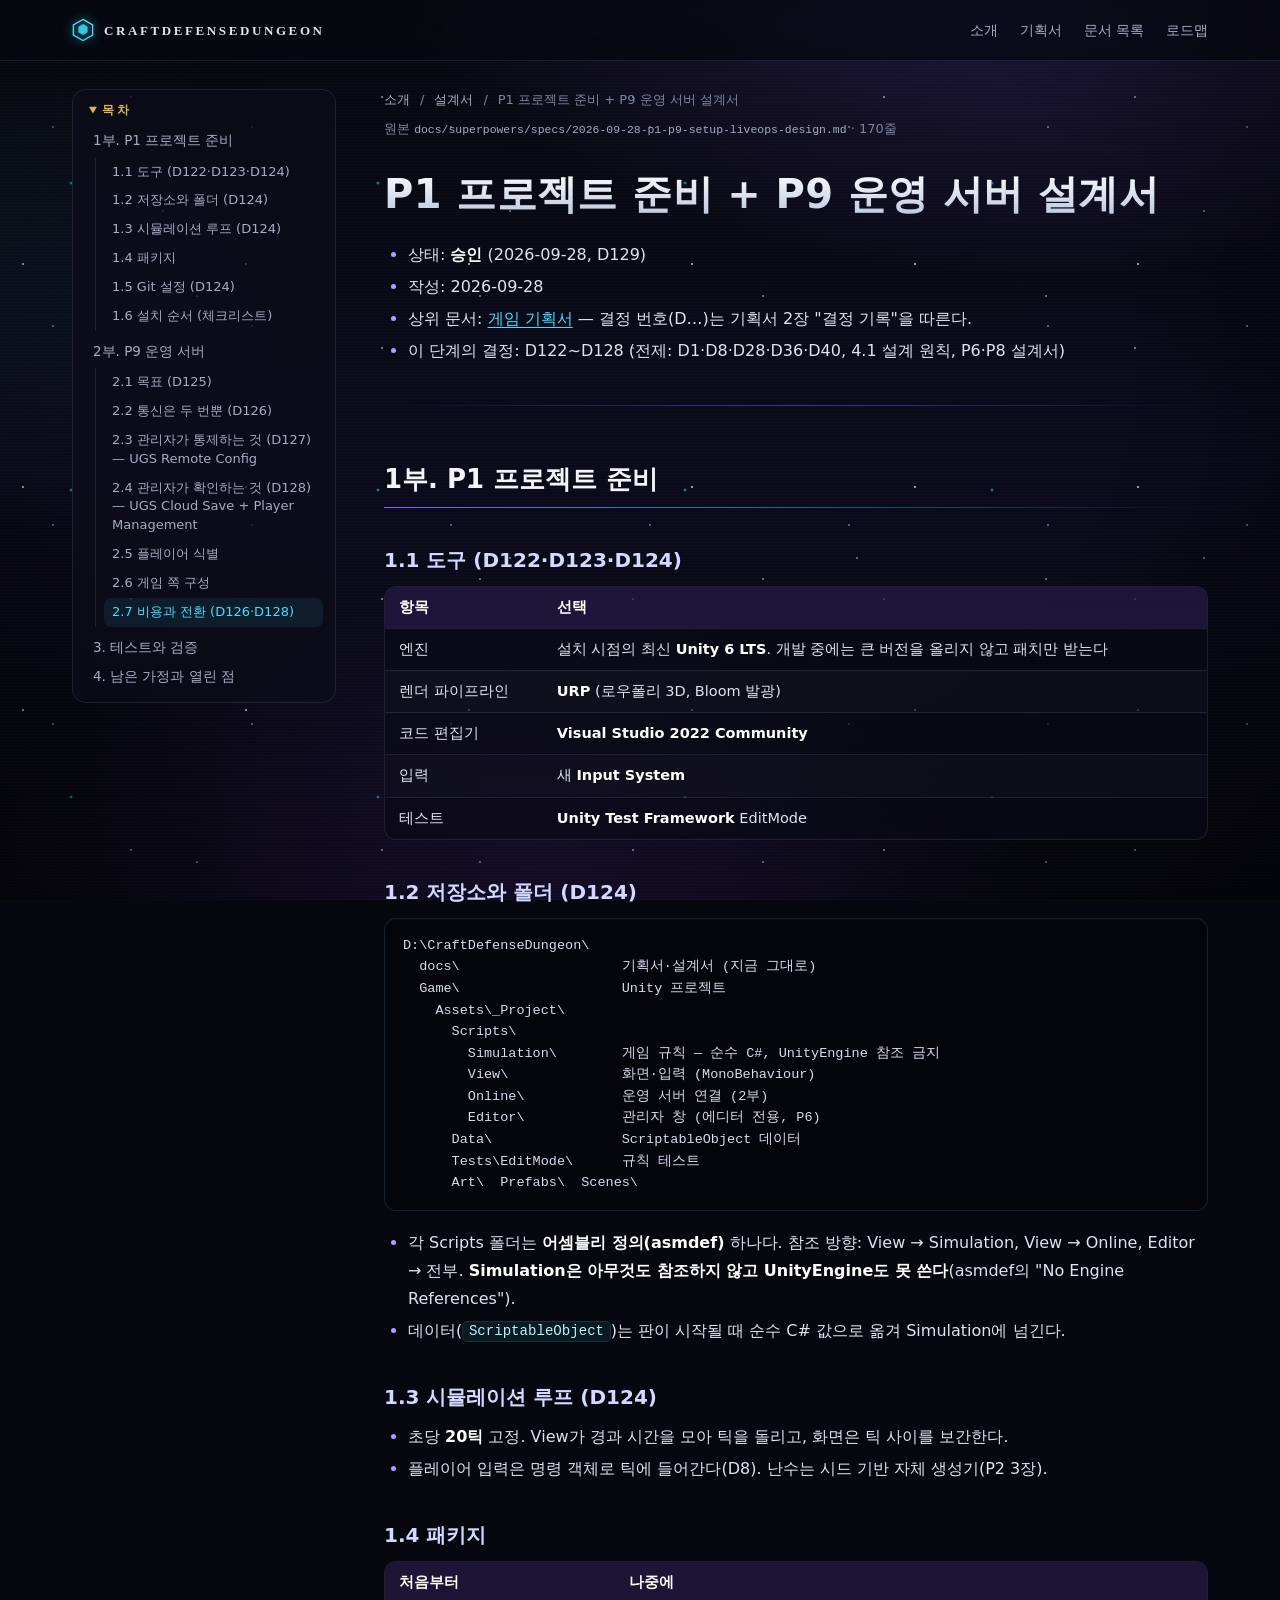
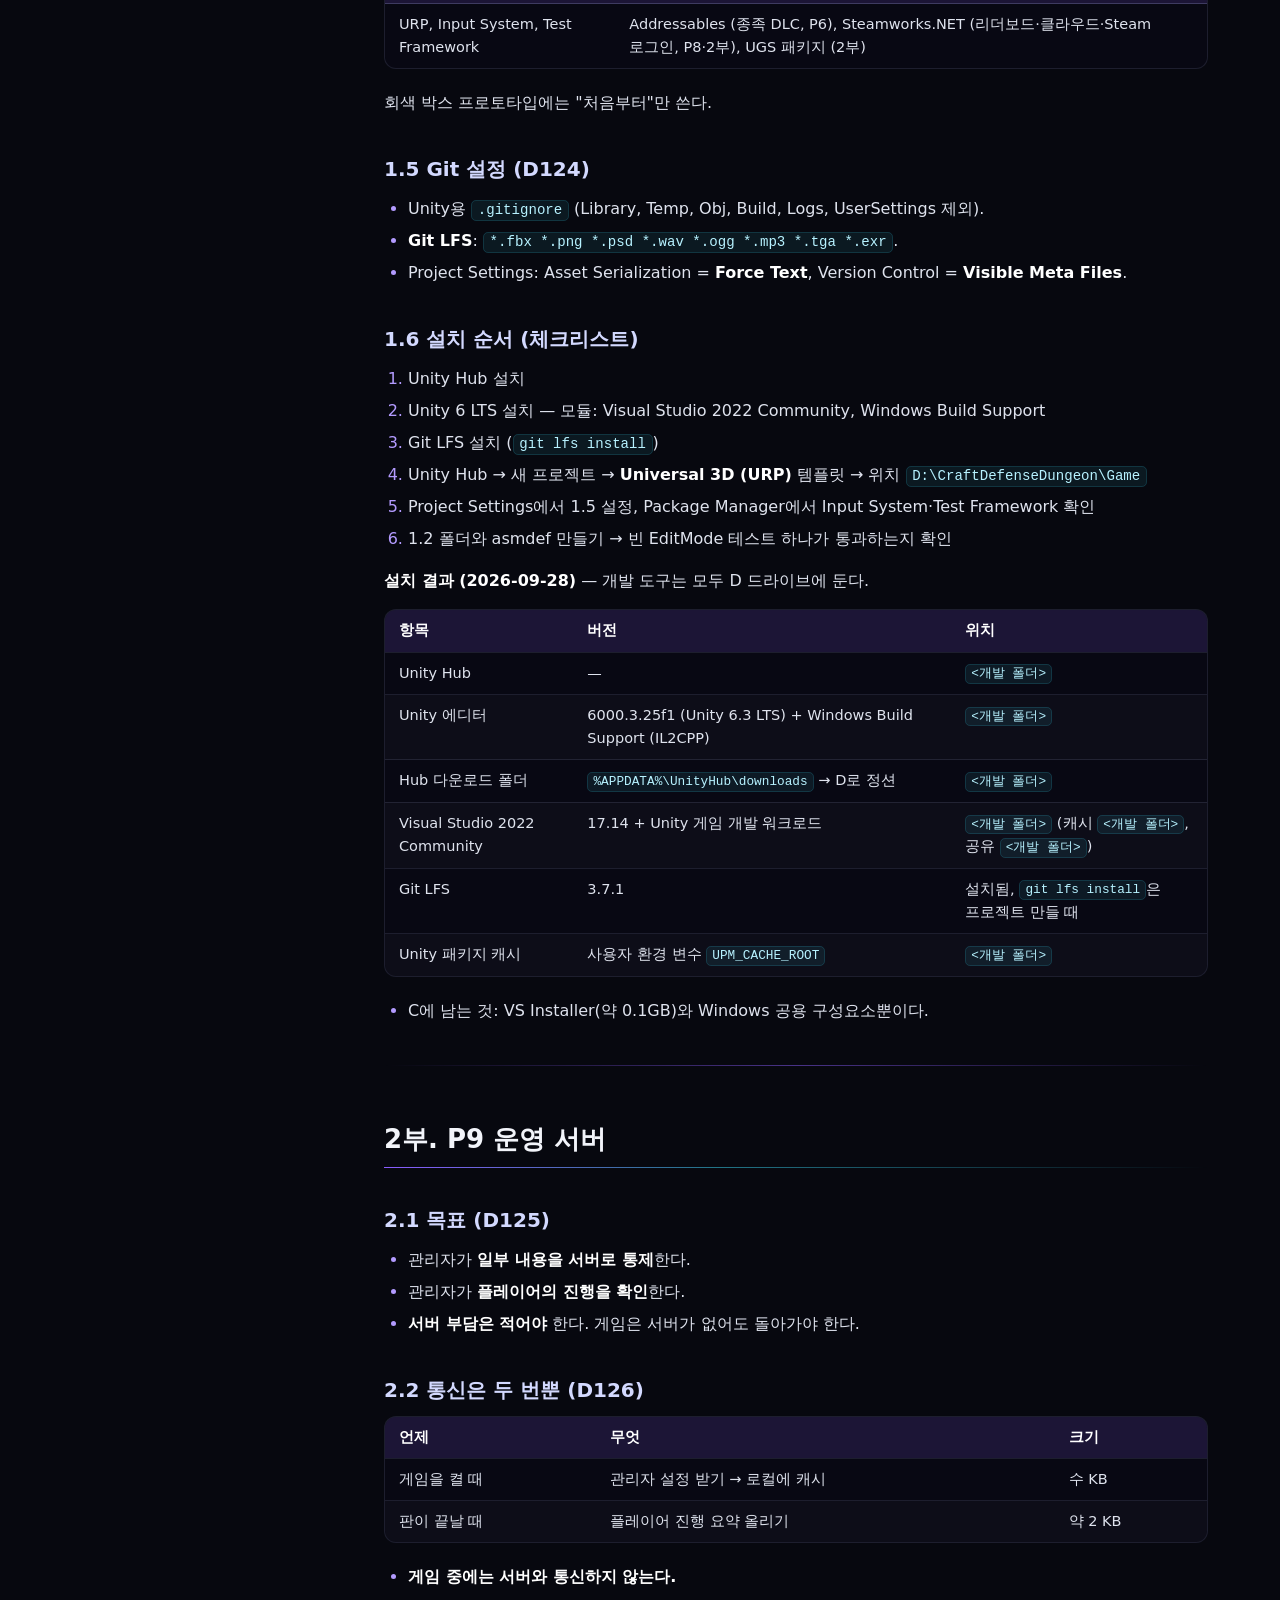
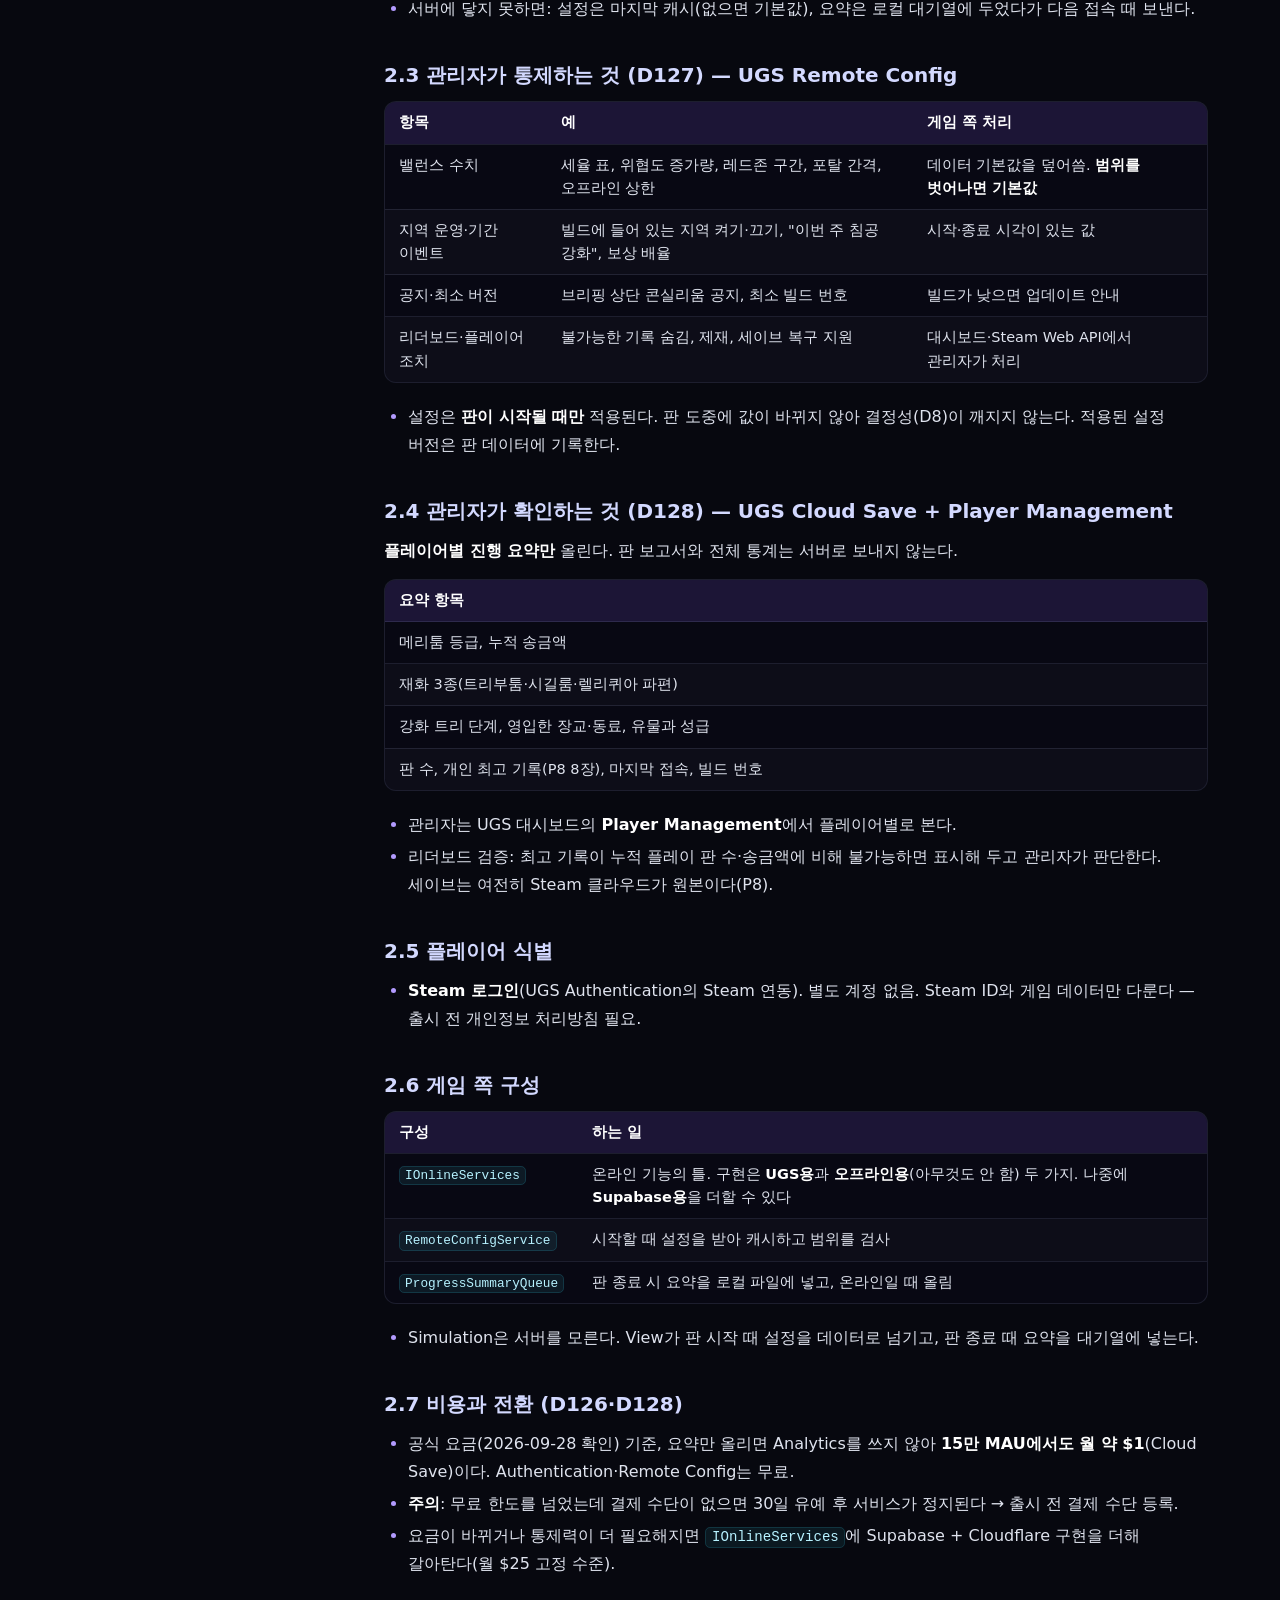
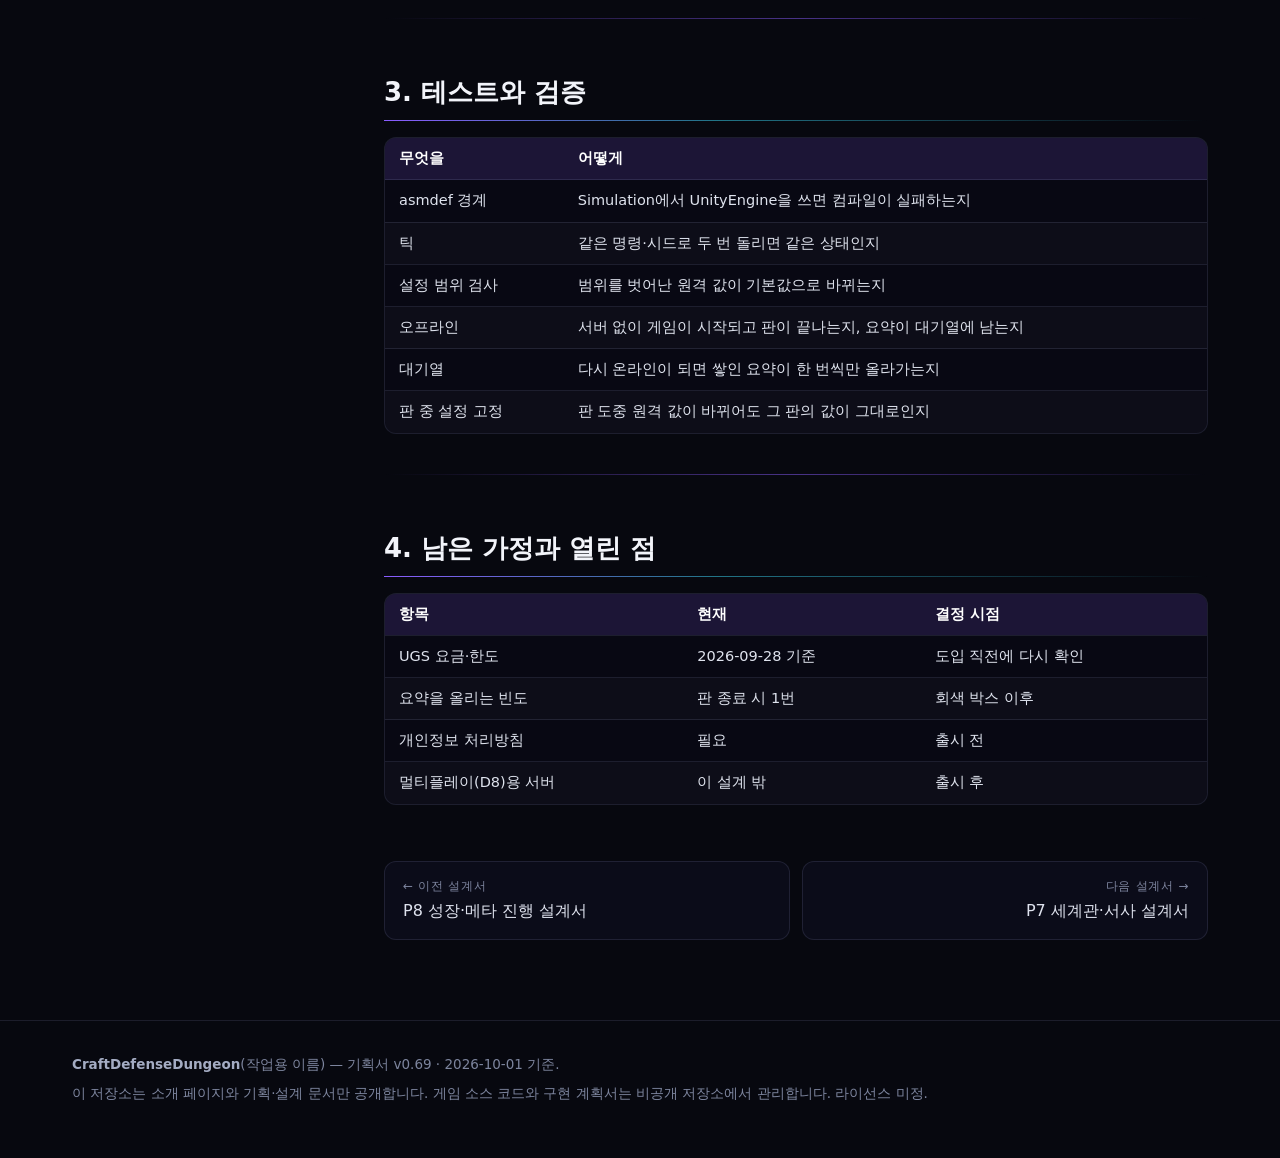
<file: docs/specs/2026-09-28-p1-p9-setup-liveops-design.html>
<!doctype html>
<html lang="ko">
<head>
<meta charset="utf-8">
<meta name="viewport" content="width=device-width, initial-scale=1">
<meta name="color-scheme" content="dark">
<title>P1 프로젝트 준비 + P9 운영 서버 설계서 · CraftDefenseDungeon</title>
<meta name="description" content="설계서 — P1 프로젝트 준비 + P9 운영 서버 설계서">
<link rel="stylesheet" href="../assets/site.css">
<script src="../assets/site.js" defer></script>
</head>
<body>
<a class="skip-link" href="#main">본문으로 건너뛰기</a>
<header class="topbar">
  <div class="wrap">
    <a class="brand" href="../index.html" aria-label="CraftDefenseDungeon 소개"><svg class="brand-mark" viewBox="0 0 24 26" width="22" height="24" aria-hidden="true"><path d="M12 1.5 22.5 7.5v11L12 24.5 1.5 18.5v-11z" fill="none" stroke="currentColor" stroke-width="1.5"/><path d="M12 6.5 17 9.5v6l-5 3-5-3v-6z" fill="currentColor" opacity=".85"/></svg><span>CraftDefenseDungeon</span></a>
    <nav class="site-nav" aria-label="사이트"><a href="../index.html">소개</a><a href="../game-plan.html">기획서</a><a href="../index.html#docs">문서 목록</a><a href="../index.html#roadmap">로드맵</a></nav>
  </div>
</header>
<div class="wrap doc-layout">
<aside class="doc-aside"><details class="toc" open><summary>목차</summary><nav aria-label="목차"><ol><li><a href="#1부-p1-프로젝트-준비">1부. P1 프로젝트 준비</a><ol><li><a href="#11-도구-d122d123d124">1.1 도구 (D122·D123·D124)</a></li><li><a href="#12-저장소와-폴더-d124">1.2 저장소와 폴더 (D124)</a></li><li><a href="#13-시뮬레이션-루프-d124">1.3 시뮬레이션 루프 (D124)</a></li><li><a href="#14-패키지">1.4 패키지</a></li><li><a href="#15-git-설정-d124">1.5 Git 설정 (D124)</a></li><li><a href="#16-설치-순서-체크리스트">1.6 설치 순서 (체크리스트)</a></li></ol></li><li><a href="#2부-p9-운영-서버">2부. P9 운영 서버</a><ol><li><a href="#21-목표-d125">2.1 목표 (D125)</a></li><li><a href="#22-통신은-두-번뿐-d126">2.2 통신은 두 번뿐 (D126)</a></li><li><a href="#23-관리자가-통제하는-것-d127--ugs-remote-config">2.3 관리자가 통제하는 것 (D127) — UGS Remote Config</a></li><li><a href="#24-관리자가-확인하는-것-d128--ugs-cloud-save--player-management">2.4 관리자가 확인하는 것 (D128) — UGS Cloud Save + Player Management</a></li><li><a href="#25-플레이어-식별">2.5 플레이어 식별</a></li><li><a href="#26-게임-쪽-구성">2.6 게임 쪽 구성</a></li><li><a href="#27-비용과-전환-d126d128">2.7 비용과 전환 (D126·D128)</a></li></ol></li><li><a href="#3-테스트와-검증">3. 테스트와 검증</a></li><li><a href="#4-남은-가정과-열린-점">4. 남은 가정과 열린 점</a></li></ol></nav></details></aside>
<main id="main" class="doc-main">
<nav class="crumbs" aria-label="현재 위치"><a href="../index.html">소개</a><span aria-hidden="true">/</span><a href="../index.html#docs">설계서</a><span aria-hidden="true">/</span><span aria-current="page">P1 프로젝트 준비 + P9 운영 서버 설계서</span></nav>
<p class="doc-src">원본 <code>docs/superpowers/specs/2026-09-28-p1-p9-setup-liveops-design.md</code> · 170줄</p>
<article class="md">
<h1 id="p1-프로젝트-준비--p9-운영-서버-설계서">P1 프로젝트 준비 + P9 운영 서버 설계서</h1>
<ul>
<li><p>상태: <strong>승인</strong> (2026-09-28, D129)</p></li>
<li><p>작성: 2026-09-28</p></li>
<li><p>상위 문서: <a href="../game-plan.html">게임 기획서</a> — 결정 번호(D…)는 기획서 2장 &quot;결정 기록&quot;을 따른다.</p></li>
<li><p>이 단계의 결정: D122~D128 (전제: D1·D8·D28·D36·D40, 4.1 설계 원칙, P6·P8 설계서)</p></li>
</ul>
<hr>
<h2 id="1부-p1-프로젝트-준비">1부. P1 프로젝트 준비</h2>
<h3 id="11-도구-d122d123d124">1.1 도구 (D122·D123·D124)</h3>
<div class="table-wrap" tabindex="0" role="region" aria-label="표"><table>
<thead><tr><th scope="col">항목</th><th scope="col">선택</th></tr></thead>
<tbody>
<tr><td>엔진</td><td>설치 시점의 최신 <strong>Unity 6 LTS</strong>. 개발 중에는 큰 버전을 올리지 않고 패치만 받는다</td></tr>
<tr><td>렌더 파이프라인</td><td><strong>URP</strong> (로우폴리 3D, Bloom 발광)</td></tr>
<tr><td>코드 편집기</td><td><strong>Visual Studio 2022 Community</strong></td></tr>
<tr><td>입력</td><td>새 <strong>Input System</strong></td></tr>
<tr><td>테스트</td><td><strong>Unity Test Framework</strong> EditMode</td></tr>
</tbody></table></div>
<h3 id="12-저장소와-폴더-d124">1.2 저장소와 폴더 (D124)</h3>
<pre class="code"><code>D:\CraftDefenseDungeon\
  docs\                    기획서·설계서 (지금 그대로)
  Game\                    Unity 프로젝트
    Assets\_Project\
      Scripts\
        Simulation\        게임 규칙 — 순수 C#, UnityEngine 참조 금지
        View\              화면·입력 (MonoBehaviour)
        Online\            운영 서버 연결 (2부)
        Editor\            관리자 창 (에디터 전용, P6)
      Data\                ScriptableObject 데이터
      Tests\EditMode\      규칙 테스트
      Art\  Prefabs\  Scenes\</code></pre>
<ul>
<li><p>각 Scripts 폴더는 <strong>어셈블리 정의(asmdef)</strong> 하나다. 참조 방향: View → Simulation, View → Online, Editor → 전부. <strong>Simulation은 아무것도 참조하지 않고 UnityEngine도 못 쓴다</strong>(asmdef의 &quot;No Engine References&quot;).</p></li>
<li><p>데이터(<code>ScriptableObject</code>)는 판이 시작될 때 순수 C# 값으로 옮겨 Simulation에 넘긴다.</p></li>
</ul>
<h3 id="13-시뮬레이션-루프-d124">1.3 시뮬레이션 루프 (D124)</h3>
<ul>
<li><p>초당 <strong>20틱</strong> 고정. View가 경과 시간을 모아 틱을 돌리고, 화면은 틱 사이를 보간한다.</p></li>
<li><p>플레이어 입력은 명령 객체로 틱에 들어간다(D8). 난수는 시드 기반 자체 생성기(P2 3장).</p></li>
</ul>
<h3 id="14-패키지">1.4 패키지</h3>
<div class="table-wrap" tabindex="0" role="region" aria-label="표"><table>
<thead><tr><th scope="col">처음부터</th><th scope="col">나중에</th></tr></thead>
<tbody>
<tr><td>URP, Input System, Test Framework</td><td>Addressables (종족 DLC, P6), Steamworks.NET (리더보드·클라우드·Steam 로그인, P8·2부), UGS 패키지 (2부)</td></tr>
</tbody></table></div>
<p>회색 박스 프로토타입에는 &quot;처음부터&quot;만 쓴다.</p>
<h3 id="15-git-설정-d124">1.5 Git 설정 (D124)</h3>
<ul>
<li><p>Unity용 <code>.gitignore</code> (Library, Temp, Obj, Build, Logs, UserSettings 제외).</p></li>
<li><p><strong>Git LFS</strong>: <code>*.fbx *.png *.psd *.wav *.ogg *.mp3 *.tga *.exr</code>.</p></li>
<li><p>Project Settings: Asset Serialization = <strong>Force Text</strong>, Version Control = <strong>Visible Meta Files</strong>.</p></li>
</ul>
<h3 id="16-설치-순서-체크리스트">1.6 설치 순서 (체크리스트)</h3>
<ol>
<li><p>Unity Hub 설치</p></li>
<li><p>Unity 6 LTS 설치 — 모듈: Visual Studio 2022 Community, Windows Build Support</p></li>
<li><p>Git LFS 설치 (<code>git lfs install</code>)</p></li>
<li><p>Unity Hub → 새 프로젝트 → <strong>Universal 3D (URP)</strong> 템플릿 → 위치 <code>D:\CraftDefenseDungeon\Game</code></p></li>
<li><p>Project Settings에서 1.5 설정, Package Manager에서 Input System·Test Framework 확인</p></li>
<li><p>1.2 폴더와 asmdef 만들기 → 빈 EditMode 테스트 하나가 통과하는지 확인</p></li>
</ol>
<p><strong>설치 결과 (2026-09-28)</strong> — 개발 도구는 모두 D 드라이브에 둔다.</p>
<div class="table-wrap" tabindex="0" role="region" aria-label="표"><table>
<thead><tr><th scope="col">항목</th><th scope="col">버전</th><th scope="col">위치</th></tr></thead>
<tbody>
<tr><td>Unity Hub</td><td>—</td><td><code>&lt;개발 폴더&gt;</code></td></tr>
<tr><td>Unity 에디터</td><td>6000.3.25f1 (Unity 6.3 LTS) + Windows Build Support (IL2CPP)</td><td><code>&lt;개발 폴더&gt;</code></td></tr>
<tr><td>Hub 다운로드 폴더</td><td><code>%APPDATA%\UnityHub\downloads</code> → D로 정션</td><td><code>&lt;개발 폴더&gt;</code></td></tr>
<tr><td>Visual Studio 2022 Community</td><td>17.14 + Unity 게임 개발 워크로드</td><td><code>&lt;개발 폴더&gt;</code> (캐시 <code>&lt;개발 폴더&gt;</code>, 공유 <code>&lt;개발 폴더&gt;</code>)</td></tr>
<tr><td>Git LFS</td><td>3.7.1</td><td>설치됨, <code>git lfs install</code>은 프로젝트 만들 때</td></tr>
<tr><td>Unity 패키지 캐시</td><td>사용자 환경 변수 <code>UPM_CACHE_ROOT</code></td><td><code>&lt;개발 폴더&gt;</code></td></tr>
</tbody></table></div>
<ul>
<li><p>C에 남는 것: VS Installer(약 0.1GB)와 Windows 공용 구성요소뿐이다.</p></li>
</ul>
<hr>
<h2 id="2부-p9-운영-서버">2부. P9 운영 서버</h2>
<h3 id="21-목표-d125">2.1 목표 (D125)</h3>
<ul>
<li><p>관리자가 <strong>일부 내용을 서버로 통제</strong>한다.</p></li>
<li><p>관리자가 <strong>플레이어의 진행을 확인</strong>한다.</p></li>
<li><p><strong>서버 부담은 적어야</strong> 한다. 게임은 서버가 없어도 돌아가야 한다.</p></li>
</ul>
<h3 id="22-통신은-두-번뿐-d126">2.2 통신은 두 번뿐 (D126)</h3>
<div class="table-wrap" tabindex="0" role="region" aria-label="표"><table>
<thead><tr><th scope="col">언제</th><th scope="col">무엇</th><th scope="col">크기</th></tr></thead>
<tbody>
<tr><td>게임을 켤 때</td><td>관리자 설정 받기 → 로컬에 캐시</td><td>수 KB</td></tr>
<tr><td>판이 끝날 때</td><td>플레이어 진행 요약 올리기</td><td>약 2 KB</td></tr>
</tbody></table></div>
<ul>
<li><p><strong>게임 중에는 서버와 통신하지 않는다.</strong></p></li>
<li><p>서버에 닿지 못하면: 설정은 마지막 캐시(없으면 기본값), 요약은 로컬 대기열에 두었다가 다음 접속 때 보낸다.</p></li>
</ul>
<h3 id="23-관리자가-통제하는-것-d127--ugs-remote-config">2.3 관리자가 통제하는 것 (D127) — UGS Remote Config</h3>
<div class="table-wrap" tabindex="0" role="region" aria-label="표"><table>
<thead><tr><th scope="col">항목</th><th scope="col">예</th><th scope="col">게임 쪽 처리</th></tr></thead>
<tbody>
<tr><td>밸런스 수치</td><td>세율 표, 위협도 증가량, 레드존 구간, 포탈 간격, 오프라인 상한</td><td>데이터 기본값을 덮어씀. <strong>범위를 벗어나면 기본값</strong></td></tr>
<tr><td>지역 운영·기간 이벤트</td><td>빌드에 들어 있는 지역 켜기·끄기, &quot;이번 주 침공 강화&quot;, 보상 배율</td><td>시작·종료 시각이 있는 값</td></tr>
<tr><td>공지·최소 버전</td><td>브리핑 상단 콘실리움 공지, 최소 빌드 번호</td><td>빌드가 낮으면 업데이트 안내</td></tr>
<tr><td>리더보드·플레이어 조치</td><td>불가능한 기록 숨김, 제재, 세이브 복구 지원</td><td>대시보드·Steam Web API에서 관리자가 처리</td></tr>
</tbody></table></div>
<ul>
<li><p>설정은 <strong>판이 시작될 때만</strong> 적용된다. 판 도중에 값이 바뀌지 않아 결정성(D8)이 깨지지 않는다. 적용된 설정 버전은 판 데이터에 기록한다.</p></li>
</ul>
<h3 id="24-관리자가-확인하는-것-d128--ugs-cloud-save--player-management">2.4 관리자가 확인하는 것 (D128) — UGS Cloud Save + Player Management</h3>
<p><strong>플레이어별 진행 요약만</strong> 올린다. 판 보고서와 전체 통계는 서버로 보내지 않는다.</p>
<div class="table-wrap" tabindex="0" role="region" aria-label="표"><table>
<thead><tr><th scope="col">요약 항목</th></tr></thead>
<tbody>
<tr><td>메리툼 등급, 누적 송금액</td></tr>
<tr><td>재화 3종(트리부툼·시길룸·렐리퀴아 파편)</td></tr>
<tr><td>강화 트리 단계, 영입한 장교·동료, 유물과 성급</td></tr>
<tr><td>판 수, 개인 최고 기록(P8 8장), 마지막 접속, 빌드 번호</td></tr>
</tbody></table></div>
<ul>
<li><p>관리자는 UGS 대시보드의 <strong>Player Management</strong>에서 플레이어별로 본다.</p></li>
<li><p>리더보드 검증: 최고 기록이 누적 플레이 판 수·송금액에 비해 불가능하면 표시해 두고 관리자가 판단한다. 세이브는 여전히 Steam 클라우드가 원본이다(P8).</p></li>
</ul>
<h3 id="25-플레이어-식별">2.5 플레이어 식별</h3>
<ul>
<li><p><strong>Steam 로그인</strong>(UGS Authentication의 Steam 연동). 별도 계정 없음. Steam ID와 게임 데이터만 다룬다 — 출시 전 개인정보 처리방침 필요.</p></li>
</ul>
<h3 id="26-게임-쪽-구성">2.6 게임 쪽 구성</h3>
<div class="table-wrap" tabindex="0" role="region" aria-label="표"><table>
<thead><tr><th scope="col">구성</th><th scope="col">하는 일</th></tr></thead>
<tbody>
<tr><td><code>IOnlineServices</code></td><td>온라인 기능의 틀. 구현은 <strong>UGS용</strong>과 <strong>오프라인용</strong>(아무것도 안 함) 두 가지. 나중에 <strong>Supabase용</strong>을 더할 수 있다</td></tr>
<tr><td><code>RemoteConfigService</code></td><td>시작할 때 설정을 받아 캐시하고 범위를 검사</td></tr>
<tr><td><code>ProgressSummaryQueue</code></td><td>판 종료 시 요약을 로컬 파일에 넣고, 온라인일 때 올림</td></tr>
</tbody></table></div>
<ul>
<li><p>Simulation은 서버를 모른다. View가 판 시작 때 설정을 데이터로 넘기고, 판 종료 때 요약을 대기열에 넣는다.</p></li>
</ul>
<h3 id="27-비용과-전환-d126d128">2.7 비용과 전환 (D126·D128)</h3>
<ul>
<li><p>공식 요금(2026-09-28 확인) 기준, 요약만 올리면 Analytics를 쓰지 않아 <strong>15만 MAU에서도 월 약 $1</strong>(Cloud Save)이다. Authentication·Remote Config는 무료.</p></li>
<li><p><strong>주의</strong>: 무료 한도를 넘었는데 결제 수단이 없으면 30일 유예 후 서비스가 정지된다 → 출시 전 결제 수단 등록.</p></li>
<li><p>요금이 바뀌거나 통제력이 더 필요해지면 <code>IOnlineServices</code>에 Supabase + Cloudflare 구현을 더해 갈아탄다(월 $25 고정 수준).</p></li>
</ul>
<hr>
<h2 id="3-테스트와-검증">3. 테스트와 검증</h2>
<div class="table-wrap" tabindex="0" role="region" aria-label="표"><table>
<thead><tr><th scope="col">무엇을</th><th scope="col">어떻게</th></tr></thead>
<tbody>
<tr><td>asmdef 경계</td><td>Simulation에서 UnityEngine을 쓰면 컴파일이 실패하는지</td></tr>
<tr><td>틱</td><td>같은 명령·시드로 두 번 돌리면 같은 상태인지</td></tr>
<tr><td>설정 범위 검사</td><td>범위를 벗어난 원격 값이 기본값으로 바뀌는지</td></tr>
<tr><td>오프라인</td><td>서버 없이 게임이 시작되고 판이 끝나는지, 요약이 대기열에 남는지</td></tr>
<tr><td>대기열</td><td>다시 온라인이 되면 쌓인 요약이 한 번씩만 올라가는지</td></tr>
<tr><td>판 중 설정 고정</td><td>판 도중 원격 값이 바뀌어도 그 판의 값이 그대로인지</td></tr>
</tbody></table></div>
<hr>
<h2 id="4-남은-가정과-열린-점">4. 남은 가정과 열린 점</h2>
<div class="table-wrap" tabindex="0" role="region" aria-label="표"><table>
<thead><tr><th scope="col">항목</th><th scope="col">현재</th><th scope="col">결정 시점</th></tr></thead>
<tbody>
<tr><td>UGS 요금·한도</td><td>2026-09-28 기준</td><td>도입 직전에 다시 확인</td></tr>
<tr><td>요약을 올리는 빈도</td><td>판 종료 시 1번</td><td>회색 박스 이후</td></tr>
<tr><td>개인정보 처리방침</td><td>필요</td><td>출시 전</td></tr>
<tr><td>멀티플레이(D8)용 서버</td><td>이 설계 밖</td><td>출시 후</td></tr>
</tbody></table></div>
</article>
<nav class="pager" aria-label="같은 종류의 문서"><a class="prev" href="2026-09-26-p8-progression-design.html"><span>← 이전 설계서</span>P8 성장·메타 진행 설계서</a><a class="next" href="2026-09-28-p7-lore-design.html"><span>다음 설계서 →</span>P7 세계관·서사 설계서</a></nav>
</main>
</div>
<footer class="site-footer">
  <div class="wrap">
    <p><strong>CraftDefenseDungeon</strong>(작업용 이름) — 기획서 v0.69 · 2026-10-01 기준.</p>
    <p>이 저장소는 소개 페이지와 기획·설계 문서만 공개합니다. 게임 소스 코드와 구현 계획서는 비공개 저장소에서 관리합니다. 라이선스 미정.</p>
  </div>
</footer>
</body>
</html>
</file>
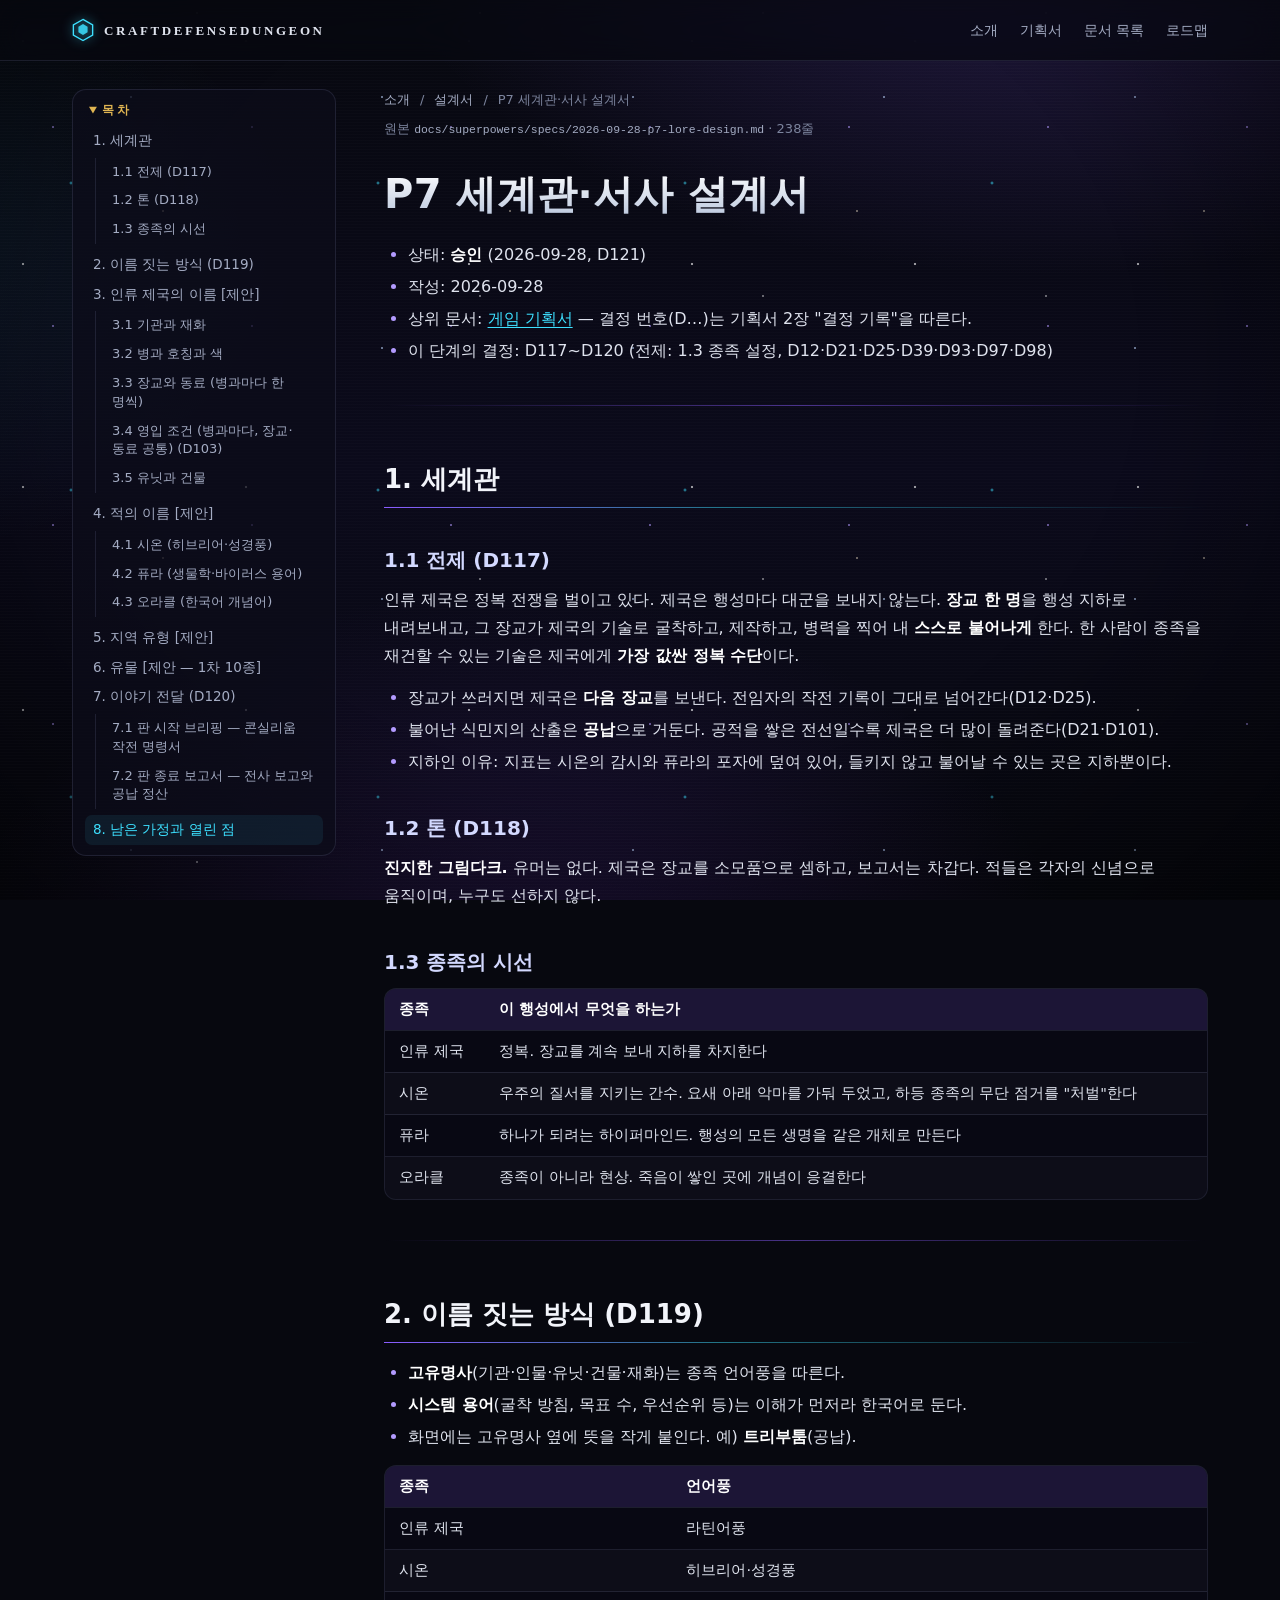
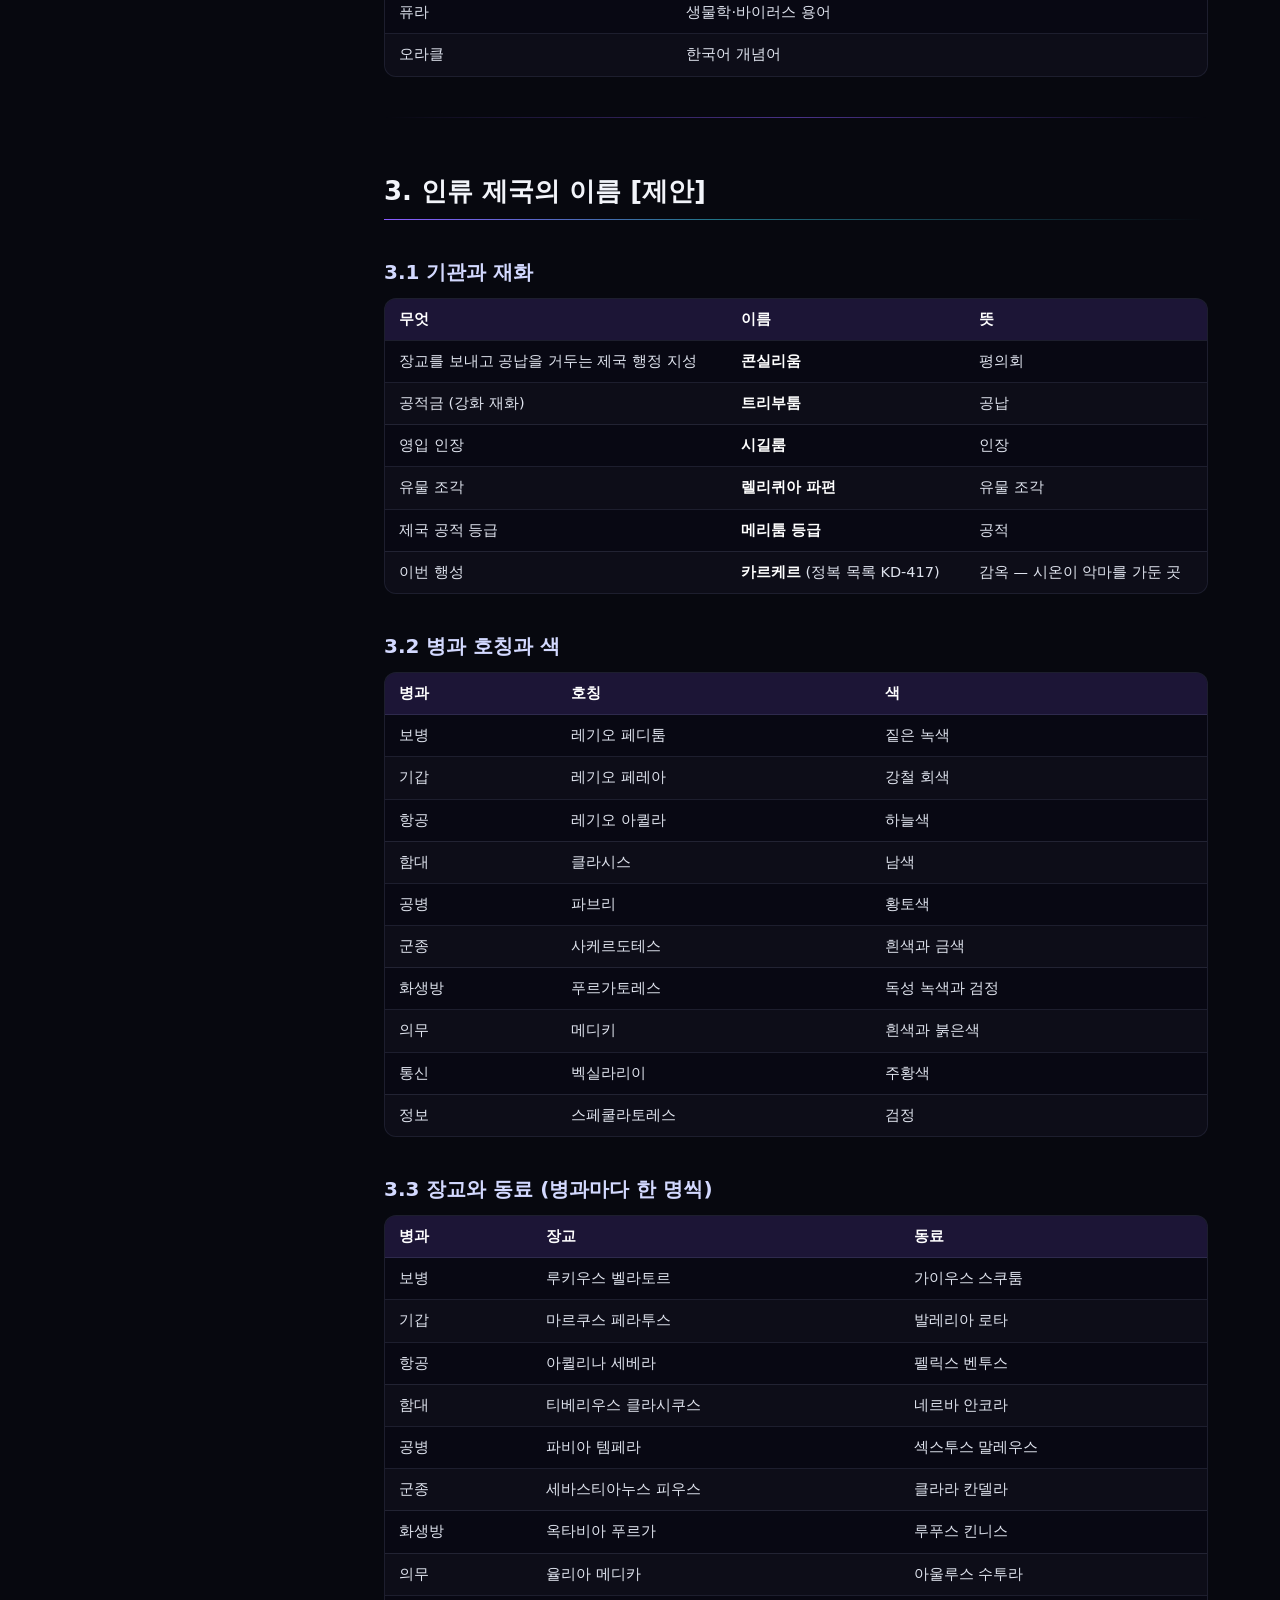
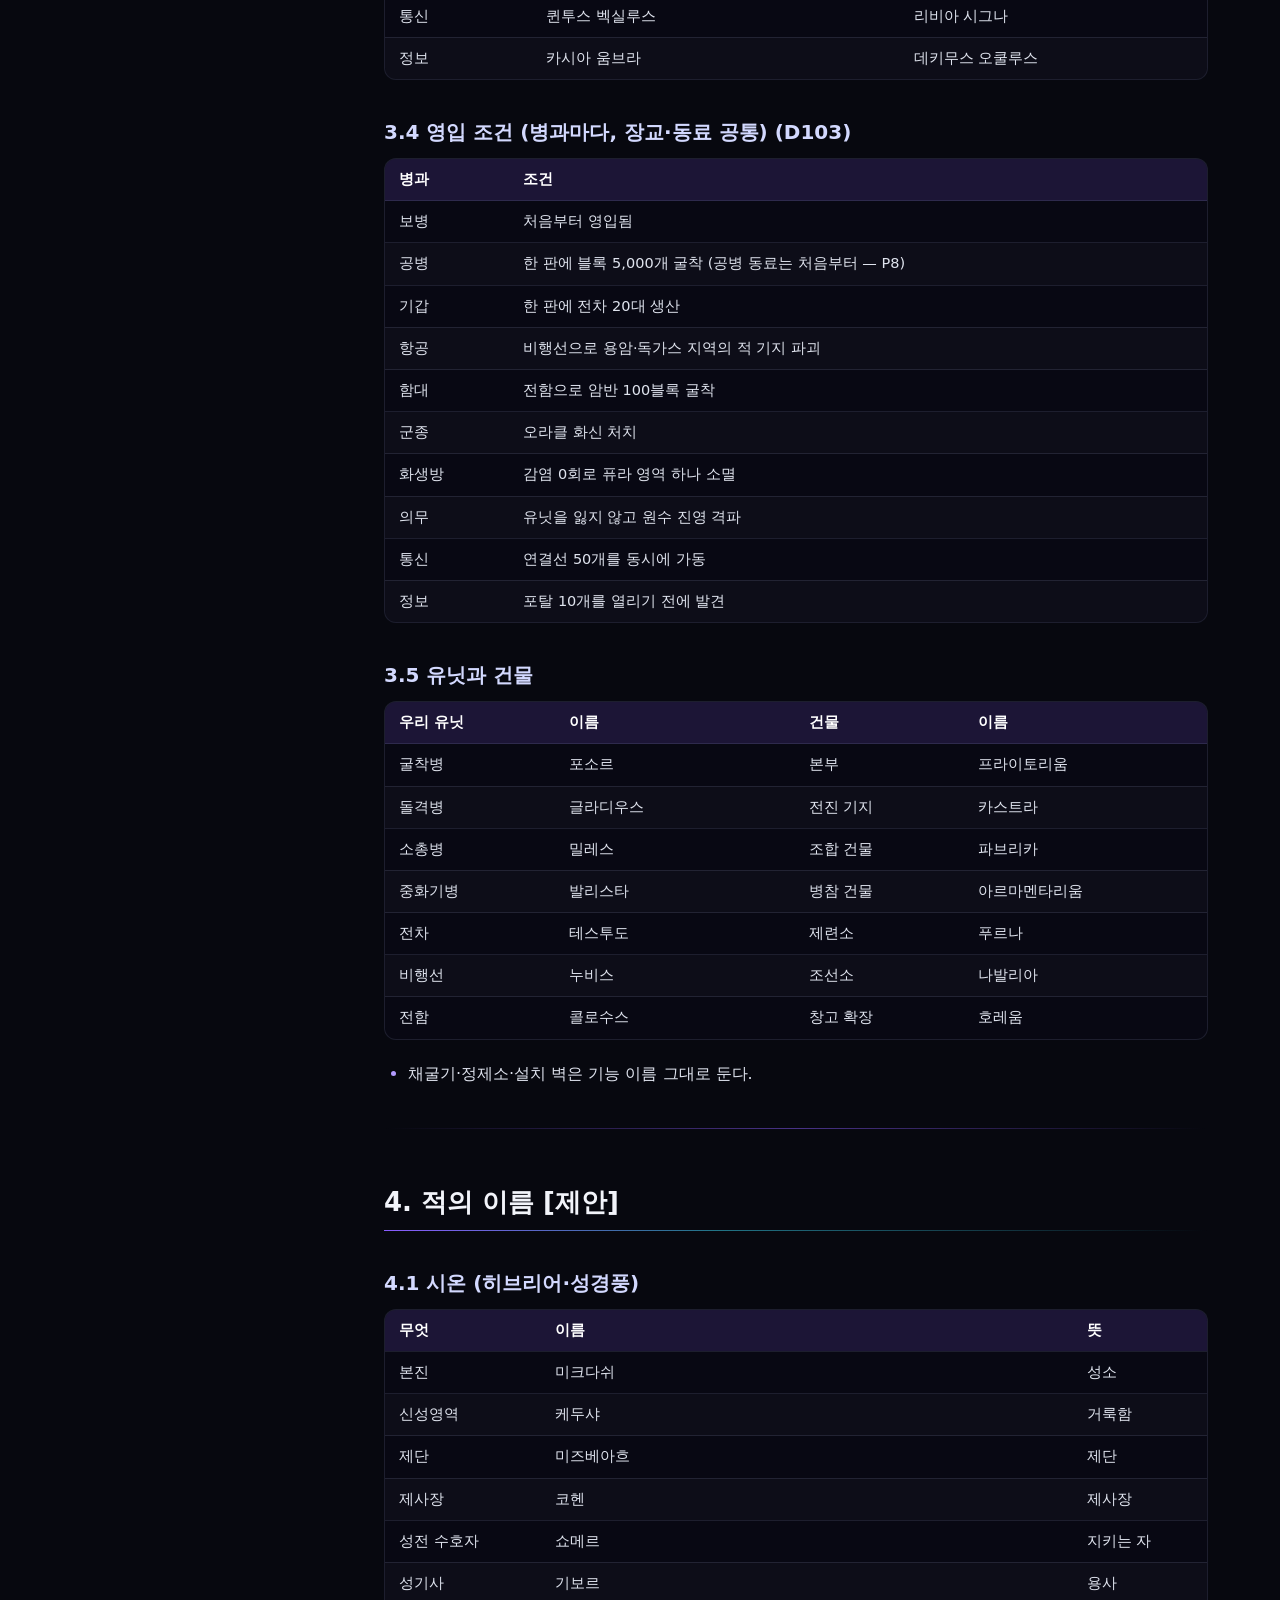
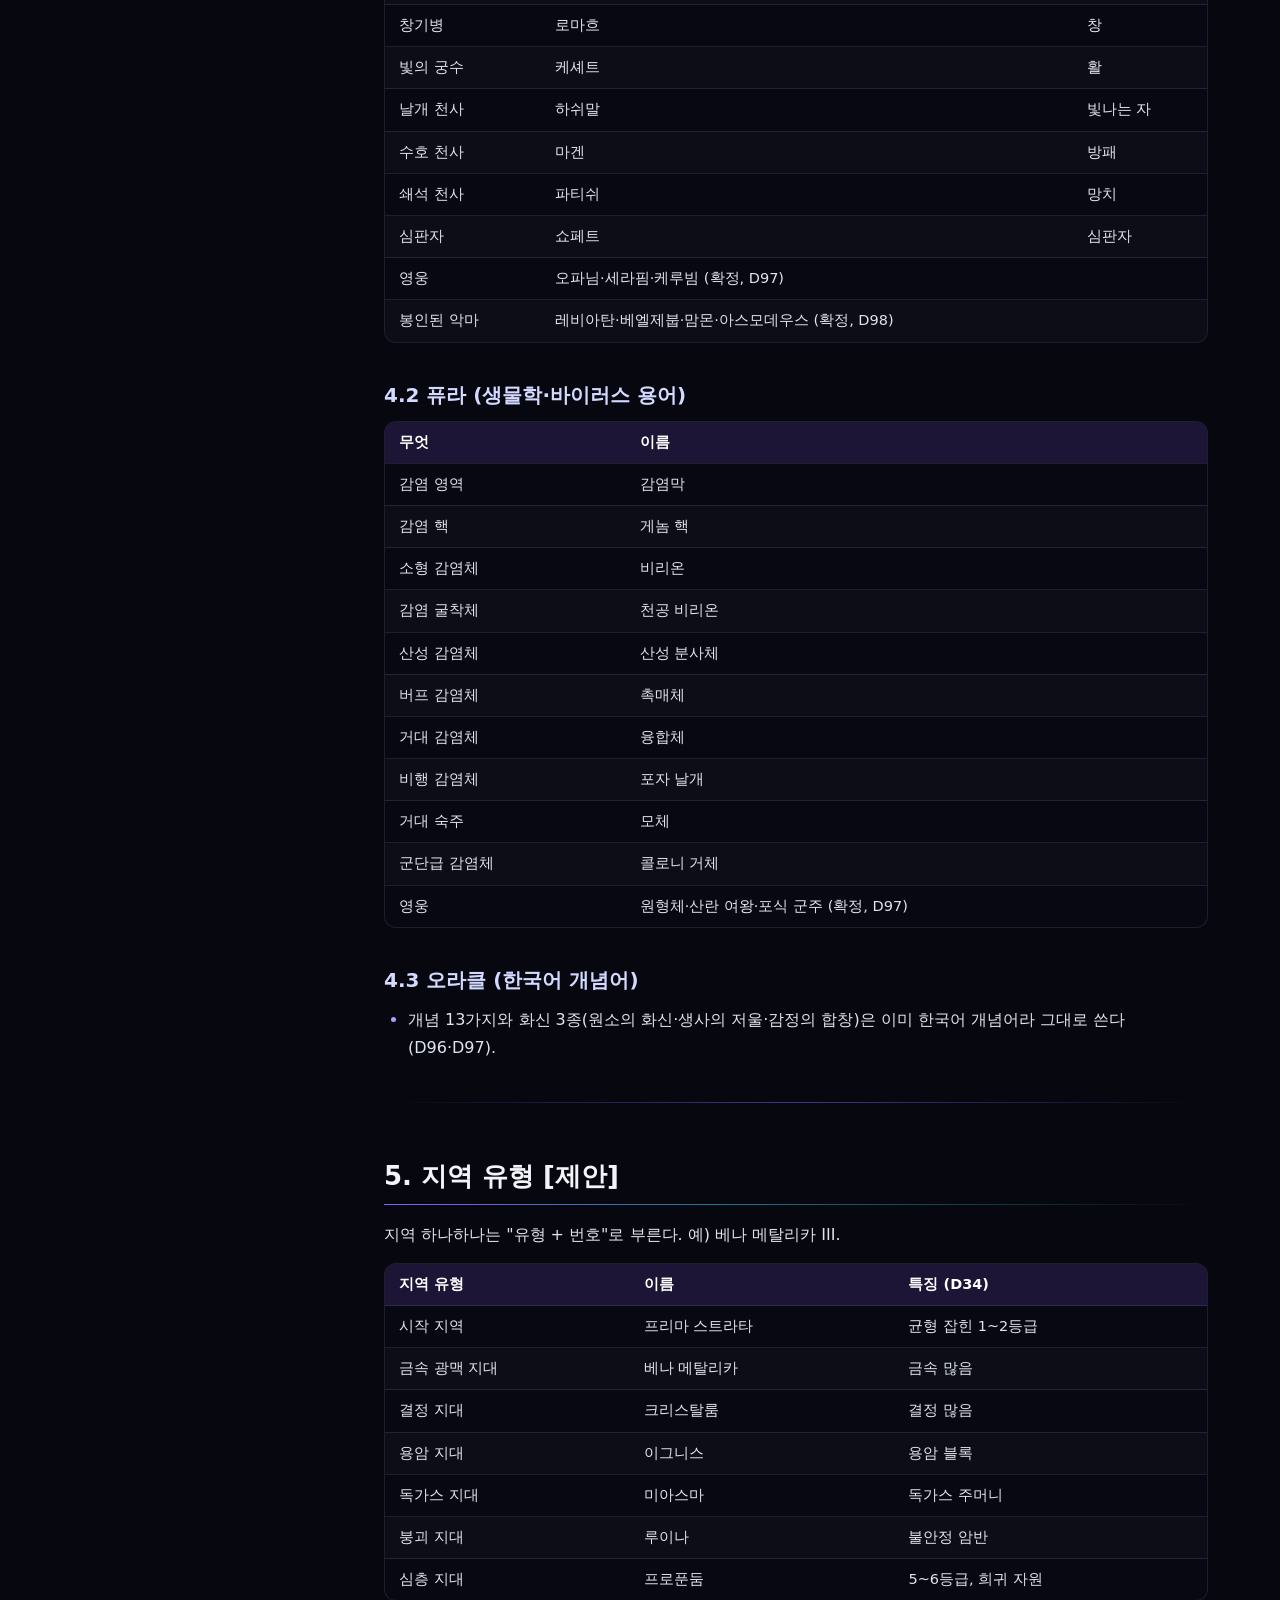
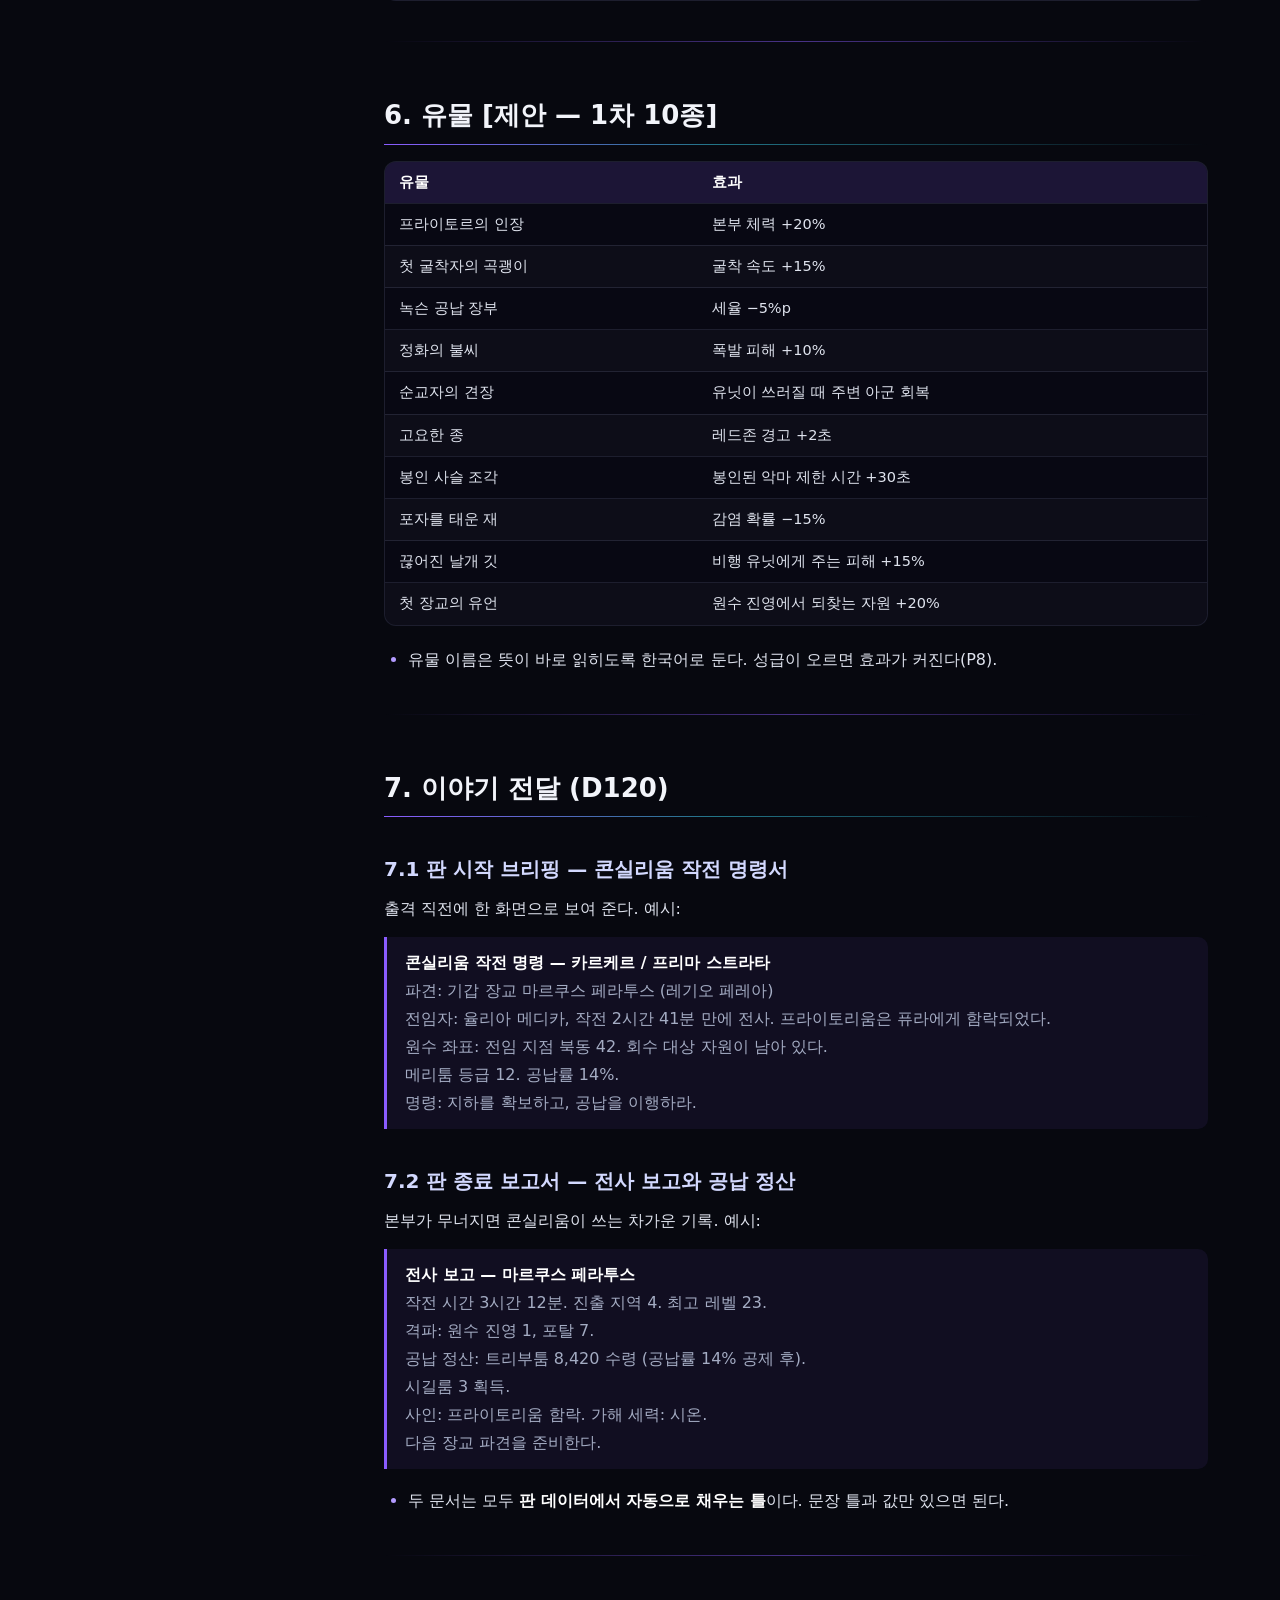
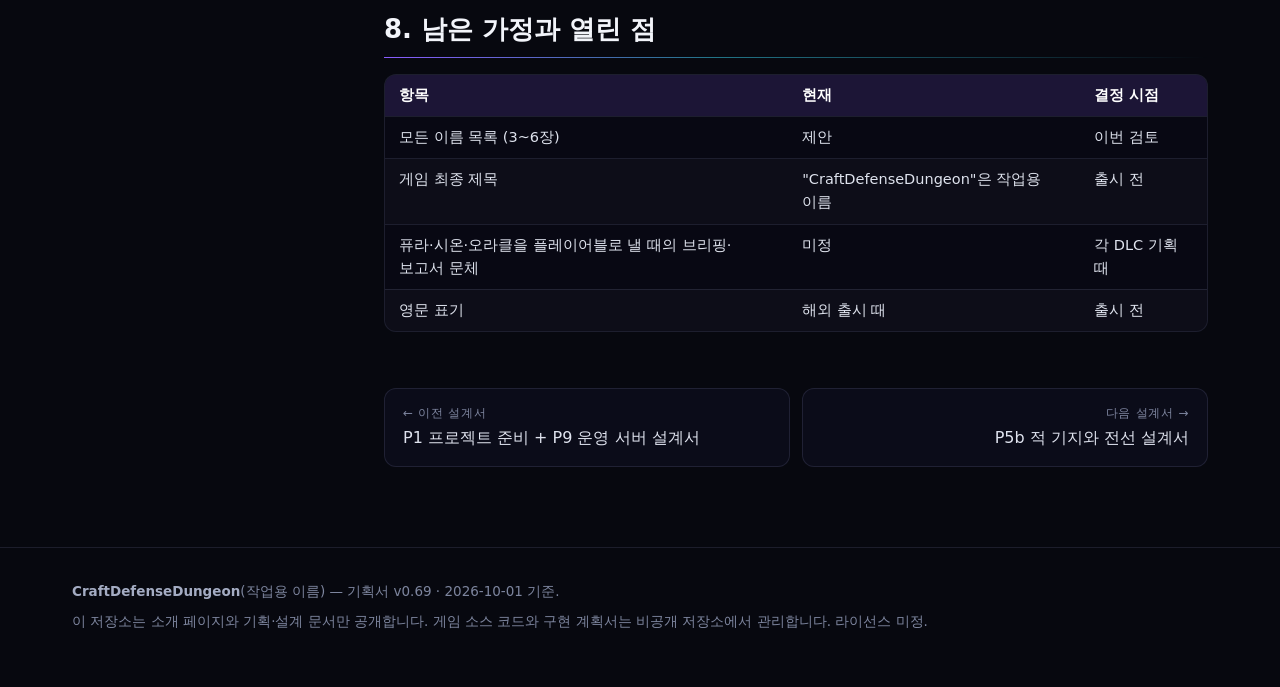
<file: docs/specs/2026-09-28-p7-lore-design.html>
<!doctype html>
<html lang="ko">
<head>
<meta charset="utf-8">
<meta name="viewport" content="width=device-width, initial-scale=1">
<meta name="color-scheme" content="dark">
<title>P7 세계관·서사 설계서 · CraftDefenseDungeon</title>
<meta name="description" content="설계서 — P7 세계관·서사 설계서">
<link rel="stylesheet" href="../assets/site.css">
<script src="../assets/site.js" defer></script>
</head>
<body>
<a class="skip-link" href="#main">본문으로 건너뛰기</a>
<header class="topbar">
  <div class="wrap">
    <a class="brand" href="../index.html" aria-label="CraftDefenseDungeon 소개"><svg class="brand-mark" viewBox="0 0 24 26" width="22" height="24" aria-hidden="true"><path d="M12 1.5 22.5 7.5v11L12 24.5 1.5 18.5v-11z" fill="none" stroke="currentColor" stroke-width="1.5"/><path d="M12 6.5 17 9.5v6l-5 3-5-3v-6z" fill="currentColor" opacity=".85"/></svg><span>CraftDefenseDungeon</span></a>
    <nav class="site-nav" aria-label="사이트"><a href="../index.html">소개</a><a href="../game-plan.html">기획서</a><a href="../index.html#docs">문서 목록</a><a href="../index.html#roadmap">로드맵</a></nav>
  </div>
</header>
<div class="wrap doc-layout">
<aside class="doc-aside"><details class="toc" open><summary>목차</summary><nav aria-label="목차"><ol><li><a href="#1-세계관">1. 세계관</a><ol><li><a href="#11-전제-d117">1.1 전제 (D117)</a></li><li><a href="#12-톤-d118">1.2 톤 (D118)</a></li><li><a href="#13-종족의-시선">1.3 종족의 시선</a></li></ol></li><li><a href="#2-이름-짓는-방식-d119">2. 이름 짓는 방식 (D119)</a></li><li><a href="#3-인류-제국의-이름-제안">3. 인류 제국의 이름 [제안]</a><ol><li><a href="#31-기관과-재화">3.1 기관과 재화</a></li><li><a href="#32-병과-호칭과-색">3.2 병과 호칭과 색</a></li><li><a href="#33-장교와-동료-병과마다-한-명씩">3.3 장교와 동료 (병과마다 한 명씩)</a></li><li><a href="#34-영입-조건-병과마다-장교동료-공통-d103">3.4 영입 조건 (병과마다, 장교·동료 공통) (D103)</a></li><li><a href="#35-유닛과-건물">3.5 유닛과 건물</a></li></ol></li><li><a href="#4-적의-이름-제안">4. 적의 이름 [제안]</a><ol><li><a href="#41-시온-히브리어성경풍">4.1 시온 (히브리어·성경풍)</a></li><li><a href="#42-퓨라-생물학바이러스-용어">4.2 퓨라 (생물학·바이러스 용어)</a></li><li><a href="#43-오라클-한국어-개념어">4.3 오라클 (한국어 개념어)</a></li></ol></li><li><a href="#5-지역-유형-제안">5. 지역 유형 [제안]</a></li><li><a href="#6-유물-제안--1차-10종">6. 유물 [제안 — 1차 10종]</a></li><li><a href="#7-이야기-전달-d120">7. 이야기 전달 (D120)</a><ol><li><a href="#71-판-시작-브리핑--콘실리움-작전-명령서">7.1 판 시작 브리핑 — 콘실리움 작전 명령서</a></li><li><a href="#72-판-종료-보고서--전사-보고와-공납-정산">7.2 판 종료 보고서 — 전사 보고와 공납 정산</a></li></ol></li><li><a href="#8-남은-가정과-열린-점">8. 남은 가정과 열린 점</a></li></ol></nav></details></aside>
<main id="main" class="doc-main">
<nav class="crumbs" aria-label="현재 위치"><a href="../index.html">소개</a><span aria-hidden="true">/</span><a href="../index.html#docs">설계서</a><span aria-hidden="true">/</span><span aria-current="page">P7 세계관·서사 설계서</span></nav>
<p class="doc-src">원본 <code>docs/superpowers/specs/2026-09-28-p7-lore-design.md</code> · 238줄</p>
<article class="md">
<h1 id="p7-세계관서사-설계서">P7 세계관·서사 설계서</h1>
<ul>
<li><p>상태: <strong>승인</strong> (2026-09-28, D121)</p></li>
<li><p>작성: 2026-09-28</p></li>
<li><p>상위 문서: <a href="../game-plan.html">게임 기획서</a> — 결정 번호(D…)는 기획서 2장 &quot;결정 기록&quot;을 따른다.</p></li>
<li><p>이 단계의 결정: D117~D120 (전제: 1.3 종족 설정, D12·D21·D25·D39·D93·D97·D98)</p></li>
</ul>
<hr>
<h2 id="1-세계관">1. 세계관</h2>
<h3 id="11-전제-d117">1.1 전제 (D117)</h3>
<p>인류 제국은 정복 전쟁을 벌이고 있다. 제국은 행성마다 대군을 보내지 않는다. <strong>장교 한 명</strong>을 행성 지하로 내려보내고, 그 장교가 제국의 기술로 굴착하고, 제작하고, 병력을 찍어 내 <strong>스스로 불어나게</strong> 한다. 한 사람이 종족을 재건할 수 있는 기술은 제국에게 <strong>가장 값싼 정복 수단</strong>이다.</p>
<ul>
<li><p>장교가 쓰러지면 제국은 <strong>다음 장교</strong>를 보낸다. 전임자의 작전 기록이 그대로 넘어간다(D12·D25).</p></li>
<li><p>불어난 식민지의 산출은 <strong>공납</strong>으로 거둔다. 공적을 쌓은 전선일수록 제국은 더 많이 돌려준다(D21·D101).</p></li>
<li><p>지하인 이유: 지표는 시온의 감시와 퓨라의 포자에 덮여 있어, 들키지 않고 불어날 수 있는 곳은 지하뿐이다.</p></li>
</ul>
<h3 id="12-톤-d118">1.2 톤 (D118)</h3>
<p><strong>진지한 그림다크.</strong> 유머는 없다. 제국은 장교를 소모품으로 셈하고, 보고서는 차갑다. 적들은 각자의 신념으로 움직이며, 누구도 선하지 않다.</p>
<h3 id="13-종족의-시선">1.3 종족의 시선</h3>
<div class="table-wrap" tabindex="0" role="region" aria-label="표"><table>
<thead><tr><th scope="col">종족</th><th scope="col">이 행성에서 무엇을 하는가</th></tr></thead>
<tbody>
<tr><td>인류 제국</td><td>정복. 장교를 계속 보내 지하를 차지한다</td></tr>
<tr><td>시온</td><td>우주의 질서를 지키는 간수. 요새 아래 악마를 가둬 두었고, 하등 종족의 무단 점거를 &quot;처벌&quot;한다</td></tr>
<tr><td>퓨라</td><td>하나가 되려는 하이퍼마인드. 행성의 모든 생명을 같은 개체로 만든다</td></tr>
<tr><td>오라클</td><td>종족이 아니라 현상. 죽음이 쌓인 곳에 개념이 응결한다</td></tr>
</tbody></table></div>
<hr>
<h2 id="2-이름-짓는-방식-d119">2. 이름 짓는 방식 (D119)</h2>
<ul>
<li><p><strong>고유명사</strong>(기관·인물·유닛·건물·재화)는 종족 언어풍을 따른다.</p></li>
<li><p><strong>시스템 용어</strong>(굴착 방침, 목표 수, 우선순위 등)는 이해가 먼저라 한국어로 둔다.</p></li>
<li><p>화면에는 고유명사 옆에 뜻을 작게 붙인다. 예) <strong>트리부툼</strong>(공납).</p></li>
</ul>
<div class="table-wrap" tabindex="0" role="region" aria-label="표"><table>
<thead><tr><th scope="col">종족</th><th scope="col">언어풍</th></tr></thead>
<tbody>
<tr><td>인류 제국</td><td>라틴어풍</td></tr>
<tr><td>시온</td><td>히브리어·성경풍</td></tr>
<tr><td>퓨라</td><td>생물학·바이러스 용어</td></tr>
<tr><td>오라클</td><td>한국어 개념어</td></tr>
</tbody></table></div>
<hr>
<h2 id="3-인류-제국의-이름-제안">3. 인류 제국의 이름 [제안]</h2>
<h3 id="31-기관과-재화">3.1 기관과 재화</h3>
<div class="table-wrap" tabindex="0" role="region" aria-label="표"><table>
<thead><tr><th scope="col">무엇</th><th scope="col">이름</th><th scope="col">뜻</th></tr></thead>
<tbody>
<tr><td>장교를 보내고 공납을 거두는 제국 행정 지성</td><td><strong>콘실리움</strong></td><td>평의회</td></tr>
<tr><td>공적금 (강화 재화)</td><td><strong>트리부툼</strong></td><td>공납</td></tr>
<tr><td>영입 인장</td><td><strong>시길룸</strong></td><td>인장</td></tr>
<tr><td>유물 조각</td><td><strong>렐리퀴아 파편</strong></td><td>유물 조각</td></tr>
<tr><td>제국 공적 등급</td><td><strong>메리툼 등급</strong></td><td>공적</td></tr>
<tr><td>이번 행성</td><td><strong>카르케르</strong> (정복 목록 KD-417)</td><td>감옥 — 시온이 악마를 가둔 곳</td></tr>
</tbody></table></div>
<h3 id="32-병과-호칭과-색">3.2 병과 호칭과 색</h3>
<div class="table-wrap" tabindex="0" role="region" aria-label="표"><table>
<thead><tr><th scope="col">병과</th><th scope="col">호칭</th><th scope="col">색</th></tr></thead>
<tbody>
<tr><td>보병</td><td>레기오 페디툼</td><td>짙은 녹색</td></tr>
<tr><td>기갑</td><td>레기오 페레아</td><td>강철 회색</td></tr>
<tr><td>항공</td><td>레기오 아퀼라</td><td>하늘색</td></tr>
<tr><td>함대</td><td>클라시스</td><td>남색</td></tr>
<tr><td>공병</td><td>파브리</td><td>황토색</td></tr>
<tr><td>군종</td><td>사케르도테스</td><td>흰색과 금색</td></tr>
<tr><td>화생방</td><td>푸르가토레스</td><td>독성 녹색과 검정</td></tr>
<tr><td>의무</td><td>메디키</td><td>흰색과 붉은색</td></tr>
<tr><td>통신</td><td>벡실라리이</td><td>주황색</td></tr>
<tr><td>정보</td><td>스페쿨라토레스</td><td>검정</td></tr>
</tbody></table></div>
<h3 id="33-장교와-동료-병과마다-한-명씩">3.3 장교와 동료 (병과마다 한 명씩)</h3>
<div class="table-wrap" tabindex="0" role="region" aria-label="표"><table>
<thead><tr><th scope="col">병과</th><th scope="col">장교</th><th scope="col">동료</th></tr></thead>
<tbody>
<tr><td>보병</td><td>루키우스 벨라토르</td><td>가이우스 스쿠툼</td></tr>
<tr><td>기갑</td><td>마르쿠스 페라투스</td><td>발레리아 로타</td></tr>
<tr><td>항공</td><td>아퀼리나 세베라</td><td>펠릭스 벤투스</td></tr>
<tr><td>함대</td><td>티베리우스 클라시쿠스</td><td>네르바 안코라</td></tr>
<tr><td>공병</td><td>파비아 템페라</td><td>섹스투스 말레우스</td></tr>
<tr><td>군종</td><td>세바스티아누스 피우스</td><td>클라라 칸델라</td></tr>
<tr><td>화생방</td><td>옥타비아 푸르가</td><td>루푸스 킨니스</td></tr>
<tr><td>의무</td><td>율리아 메디카</td><td>아울루스 수투라</td></tr>
<tr><td>통신</td><td>퀸투스 벡실루스</td><td>리비아 시그나</td></tr>
<tr><td>정보</td><td>카시아 움브라</td><td>데키무스 오쿨루스</td></tr>
</tbody></table></div>
<h3 id="34-영입-조건-병과마다-장교동료-공통-d103">3.4 영입 조건 (병과마다, 장교·동료 공통) (D103)</h3>
<div class="table-wrap" tabindex="0" role="region" aria-label="표"><table>
<thead><tr><th scope="col">병과</th><th scope="col">조건</th></tr></thead>
<tbody>
<tr><td>보병</td><td>처음부터 영입됨</td></tr>
<tr><td>공병</td><td>한 판에 블록 5,000개 굴착 (공병 동료는 처음부터 — P8)</td></tr>
<tr><td>기갑</td><td>한 판에 전차 20대 생산</td></tr>
<tr><td>항공</td><td>비행선으로 용암·독가스 지역의 적 기지 파괴</td></tr>
<tr><td>함대</td><td>전함으로 암반 100블록 굴착</td></tr>
<tr><td>군종</td><td>오라클 화신 처치</td></tr>
<tr><td>화생방</td><td>감염 0회로 퓨라 영역 하나 소멸</td></tr>
<tr><td>의무</td><td>유닛을 잃지 않고 원수 진영 격파</td></tr>
<tr><td>통신</td><td>연결선 50개를 동시에 가동</td></tr>
<tr><td>정보</td><td>포탈 10개를 열리기 전에 발견</td></tr>
</tbody></table></div>
<h3 id="35-유닛과-건물">3.5 유닛과 건물</h3>
<div class="table-wrap" tabindex="0" role="region" aria-label="표"><table>
<thead><tr><th scope="col">우리 유닛</th><th scope="col">이름</th><th scope="col"></th><th scope="col">건물</th><th scope="col">이름</th></tr></thead>
<tbody>
<tr><td>굴착병</td><td>포소르</td><td></td><td>본부</td><td>프라이토리움</td></tr>
<tr><td>돌격병</td><td>글라디우스</td><td></td><td>전진 기지</td><td>카스트라</td></tr>
<tr><td>소총병</td><td>밀레스</td><td></td><td>조합 건물</td><td>파브리카</td></tr>
<tr><td>중화기병</td><td>발리스타</td><td></td><td>병참 건물</td><td>아르마멘타리움</td></tr>
<tr><td>전차</td><td>테스투도</td><td></td><td>제련소</td><td>푸르나</td></tr>
<tr><td>비행선</td><td>누비스</td><td></td><td>조선소</td><td>나발리아</td></tr>
<tr><td>전함</td><td>콜로수스</td><td></td><td>창고 확장</td><td>호레움</td></tr>
</tbody></table></div>
<ul>
<li><p>채굴기·정제소·설치 벽은 기능 이름 그대로 둔다.</p></li>
</ul>
<hr>
<h2 id="4-적의-이름-제안">4. 적의 이름 [제안]</h2>
<h3 id="41-시온-히브리어성경풍">4.1 시온 (히브리어·성경풍)</h3>
<div class="table-wrap" tabindex="0" role="region" aria-label="표"><table>
<thead><tr><th scope="col">무엇</th><th scope="col">이름</th><th scope="col">뜻</th></tr></thead>
<tbody>
<tr><td>본진</td><td>미크다쉬</td><td>성소</td></tr>
<tr><td>신성영역</td><td>케두샤</td><td>거룩함</td></tr>
<tr><td>제단</td><td>미즈베아흐</td><td>제단</td></tr>
<tr><td>제사장</td><td>코헨</td><td>제사장</td></tr>
<tr><td>성전 수호자</td><td>쇼메르</td><td>지키는 자</td></tr>
<tr><td>성기사</td><td>기보르</td><td>용사</td></tr>
<tr><td>창기병</td><td>로마흐</td><td>창</td></tr>
<tr><td>빛의 궁수</td><td>케셰트</td><td>활</td></tr>
<tr><td>날개 천사</td><td>하쉬말</td><td>빛나는 자</td></tr>
<tr><td>수호 천사</td><td>마겐</td><td>방패</td></tr>
<tr><td>쇄석 천사</td><td>파티쉬</td><td>망치</td></tr>
<tr><td>심판자</td><td>쇼페트</td><td>심판자</td></tr>
<tr><td>영웅</td><td>오파님·세라핌·케루빔 (확정, D97)</td><td></td></tr>
<tr><td>봉인된 악마</td><td>레비아탄·베엘제붑·맘몬·아스모데우스 (확정, D98)</td><td></td></tr>
</tbody></table></div>
<h3 id="42-퓨라-생물학바이러스-용어">4.2 퓨라 (생물학·바이러스 용어)</h3>
<div class="table-wrap" tabindex="0" role="region" aria-label="표"><table>
<thead><tr><th scope="col">무엇</th><th scope="col">이름</th></tr></thead>
<tbody>
<tr><td>감염 영역</td><td>감염막</td></tr>
<tr><td>감염 핵</td><td>게놈 핵</td></tr>
<tr><td>소형 감염체</td><td>비리온</td></tr>
<tr><td>감염 굴착체</td><td>천공 비리온</td></tr>
<tr><td>산성 감염체</td><td>산성 분사체</td></tr>
<tr><td>버프 감염체</td><td>촉매체</td></tr>
<tr><td>거대 감염체</td><td>융합체</td></tr>
<tr><td>비행 감염체</td><td>포자 날개</td></tr>
<tr><td>거대 숙주</td><td>모체</td></tr>
<tr><td>군단급 감염체</td><td>콜로니 거체</td></tr>
<tr><td>영웅</td><td>원형체·산란 여왕·포식 군주 (확정, D97)</td></tr>
</tbody></table></div>
<h3 id="43-오라클-한국어-개념어">4.3 오라클 (한국어 개념어)</h3>
<ul>
<li><p>개념 13가지와 화신 3종(원소의 화신·생사의 저울·감정의 합창)은 이미 한국어 개념어라 그대로 쓴다(D96·D97).</p></li>
</ul>
<hr>
<h2 id="5-지역-유형-제안">5. 지역 유형 [제안]</h2>
<p>지역 하나하나는 &quot;유형 + 번호&quot;로 부른다. 예) 베나 메탈리카 III.</p>
<div class="table-wrap" tabindex="0" role="region" aria-label="표"><table>
<thead><tr><th scope="col">지역 유형</th><th scope="col">이름</th><th scope="col">특징 (D34)</th></tr></thead>
<tbody>
<tr><td>시작 지역</td><td>프리마 스트라타</td><td>균형 잡힌 1~2등급</td></tr>
<tr><td>금속 광맥 지대</td><td>베나 메탈리카</td><td>금속 많음</td></tr>
<tr><td>결정 지대</td><td>크리스탈룸</td><td>결정 많음</td></tr>
<tr><td>용암 지대</td><td>이그니스</td><td>용암 블록</td></tr>
<tr><td>독가스 지대</td><td>미아스마</td><td>독가스 주머니</td></tr>
<tr><td>붕괴 지대</td><td>루이나</td><td>불안정 암반</td></tr>
<tr><td>심층 지대</td><td>프로푼둠</td><td>5~6등급, 희귀 자원</td></tr>
</tbody></table></div>
<hr>
<h2 id="6-유물-제안--1차-10종">6. 유물 [제안 — 1차 10종]</h2>
<div class="table-wrap" tabindex="0" role="region" aria-label="표"><table>
<thead><tr><th scope="col">유물</th><th scope="col">효과</th></tr></thead>
<tbody>
<tr><td>프라이토르의 인장</td><td>본부 체력 +20%</td></tr>
<tr><td>첫 굴착자의 곡괭이</td><td>굴착 속도 +15%</td></tr>
<tr><td>녹슨 공납 장부</td><td>세율 −5%p</td></tr>
<tr><td>정화의 불씨</td><td>폭발 피해 +10%</td></tr>
<tr><td>순교자의 견장</td><td>유닛이 쓰러질 때 주변 아군 회복</td></tr>
<tr><td>고요한 종</td><td>레드존 경고 +2초</td></tr>
<tr><td>봉인 사슬 조각</td><td>봉인된 악마 제한 시간 +30초</td></tr>
<tr><td>포자를 태운 재</td><td>감염 확률 −15%</td></tr>
<tr><td>끊어진 날개 깃</td><td>비행 유닛에게 주는 피해 +15%</td></tr>
<tr><td>첫 장교의 유언</td><td>원수 진영에서 되찾는 자원 +20%</td></tr>
</tbody></table></div>
<ul>
<li><p>유물 이름은 뜻이 바로 읽히도록 한국어로 둔다. 성급이 오르면 효과가 커진다(P8).</p></li>
</ul>
<hr>
<h2 id="7-이야기-전달-d120">7. 이야기 전달 (D120)</h2>
<h3 id="71-판-시작-브리핑--콘실리움-작전-명령서">7.1 판 시작 브리핑 — 콘실리움 작전 명령서</h3>
<p>출격 직전에 한 화면으로 보여 준다. 예시:</p>
<blockquote>
<p><strong>콘실리움 작전 명령 — 카르케르 / 프리마 스트라타</strong><br>
파견: 기갑 장교 마르쿠스 페라투스 (레기오 페레아)<br>
전임자: 율리아 메디카, 작전 2시간 41분 만에 전사. 프라이토리움은 퓨라에게 함락되었다.<br>
원수 좌표: 전임 지점 북동 42. 회수 대상 자원이 남아 있다.<br>
메리툼 등급 12. 공납률 14%.<br>
명령: 지하를 확보하고, 공납을 이행하라.</p>
</blockquote>
<h3 id="72-판-종료-보고서--전사-보고와-공납-정산">7.2 판 종료 보고서 — 전사 보고와 공납 정산</h3>
<p>본부가 무너지면 콘실리움이 쓰는 차가운 기록. 예시:</p>
<blockquote>
<p><strong>전사 보고 — 마르쿠스 페라투스</strong><br>
작전 시간 3시간 12분. 진출 지역 4. 최고 레벨 23.<br>
격파: 원수 진영 1, 포탈 7.<br>
공납 정산: 트리부툼 8,420 수령 (공납률 14% 공제 후).<br>
시길룸 3 획득.<br>
사인: 프라이토리움 함락. 가해 세력: 시온.<br>
다음 장교 파견을 준비한다.</p>
</blockquote>
<ul>
<li><p>두 문서는 모두 <strong>판 데이터에서 자동으로 채우는 틀</strong>이다. 문장 틀과 값만 있으면 된다.</p></li>
</ul>
<hr>
<h2 id="8-남은-가정과-열린-점">8. 남은 가정과 열린 점</h2>
<div class="table-wrap" tabindex="0" role="region" aria-label="표"><table>
<thead><tr><th scope="col">항목</th><th scope="col">현재</th><th scope="col">결정 시점</th></tr></thead>
<tbody>
<tr><td>모든 이름 목록 (3~6장)</td><td>제안</td><td>이번 검토</td></tr>
<tr><td>게임 최종 제목</td><td>&quot;CraftDefenseDungeon&quot;은 작업용 이름</td><td>출시 전</td></tr>
<tr><td>퓨라·시온·오라클을 플레이어블로 낼 때의 브리핑·보고서 문체</td><td>미정</td><td>각 DLC 기획 때</td></tr>
<tr><td>영문 표기</td><td>해외 출시 때</td><td>출시 전</td></tr>
</tbody></table></div>
</article>
<nav class="pager" aria-label="같은 종류의 문서"><a class="prev" href="2026-09-28-p1-p9-setup-liveops-design.html"><span>← 이전 설계서</span>P1 프로젝트 준비 + P9 운영 서버 설계서</a><a class="next" href="2026-09-29-p5b-enemy-bases-design.html"><span>다음 설계서 →</span>P5b 적 기지와 전선 설계서</a></nav>
</main>
</div>
<footer class="site-footer">
  <div class="wrap">
    <p><strong>CraftDefenseDungeon</strong>(작업용 이름) — 기획서 v0.69 · 2026-10-01 기준.</p>
    <p>이 저장소는 소개 페이지와 기획·설계 문서만 공개합니다. 게임 소스 코드와 구현 계획서는 비공개 저장소에서 관리합니다. 라이선스 미정.</p>
  </div>
</footer>
</body>
</html>
</file>
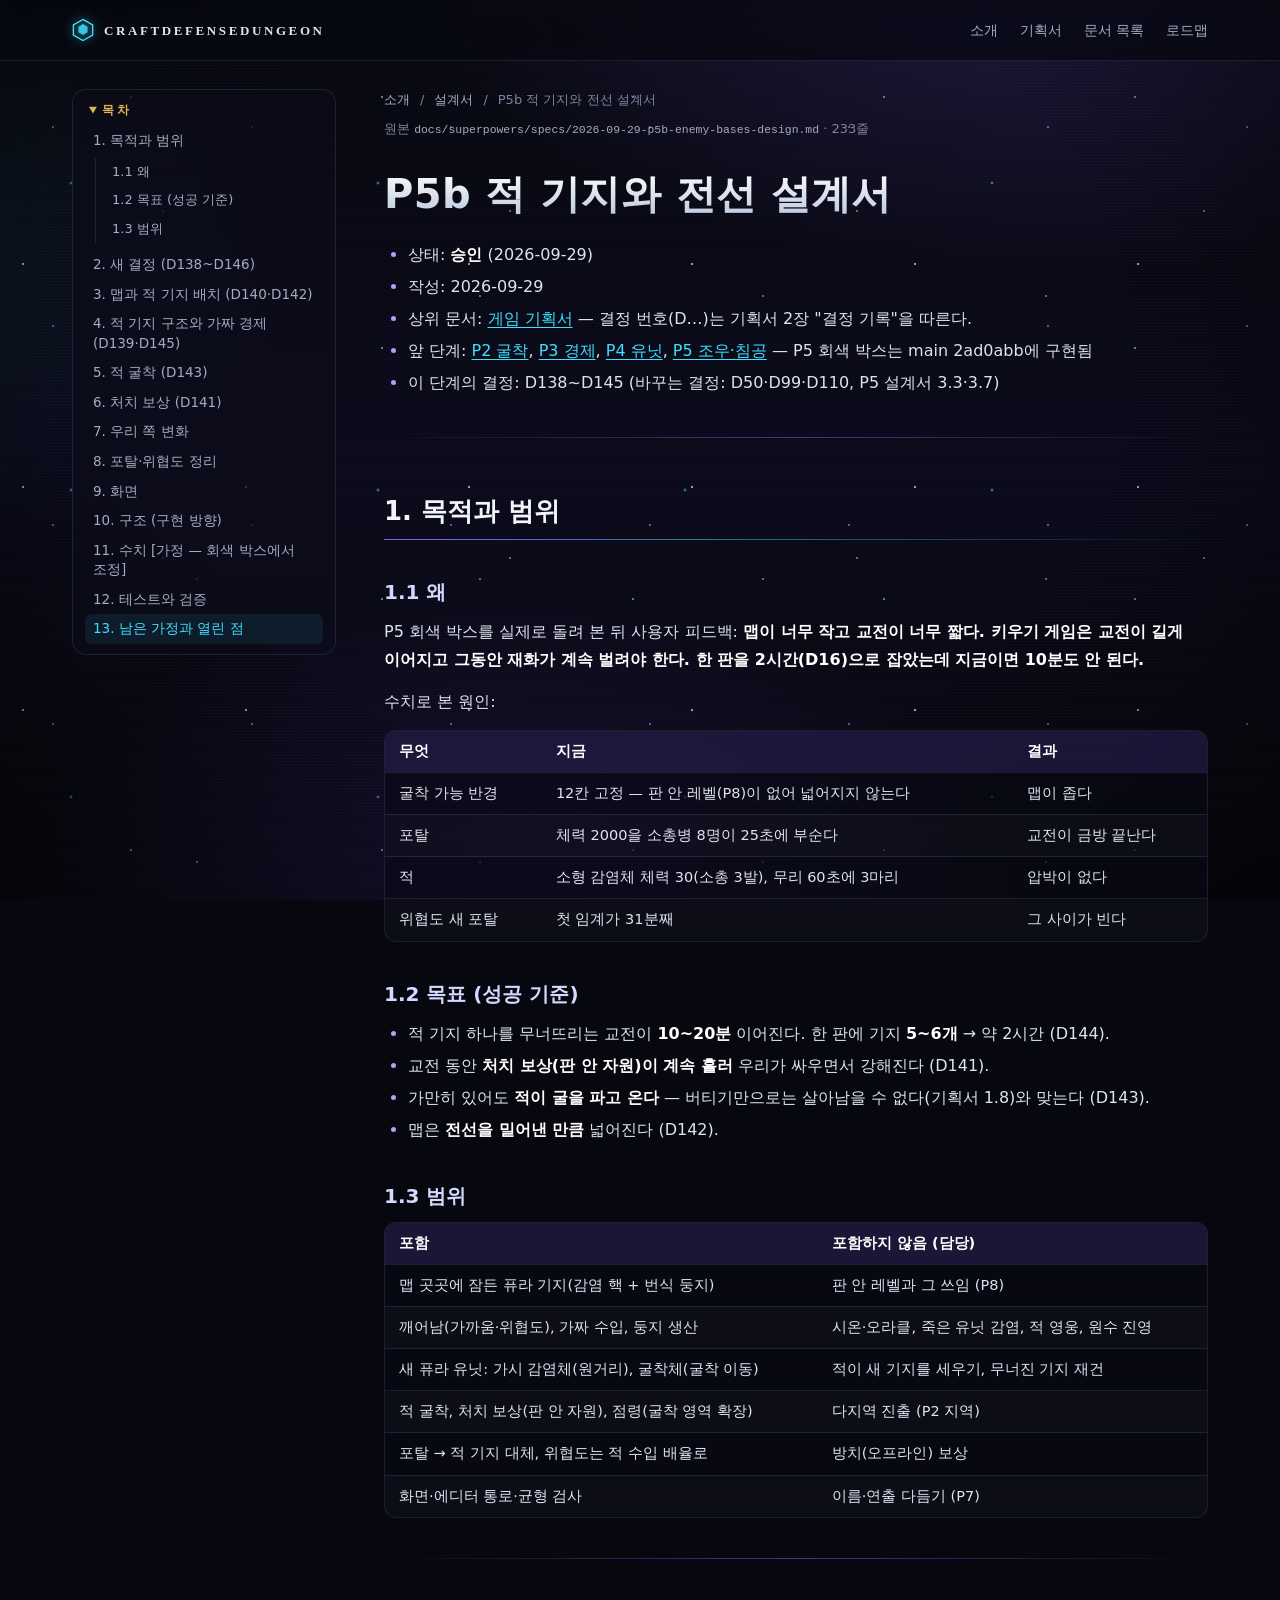
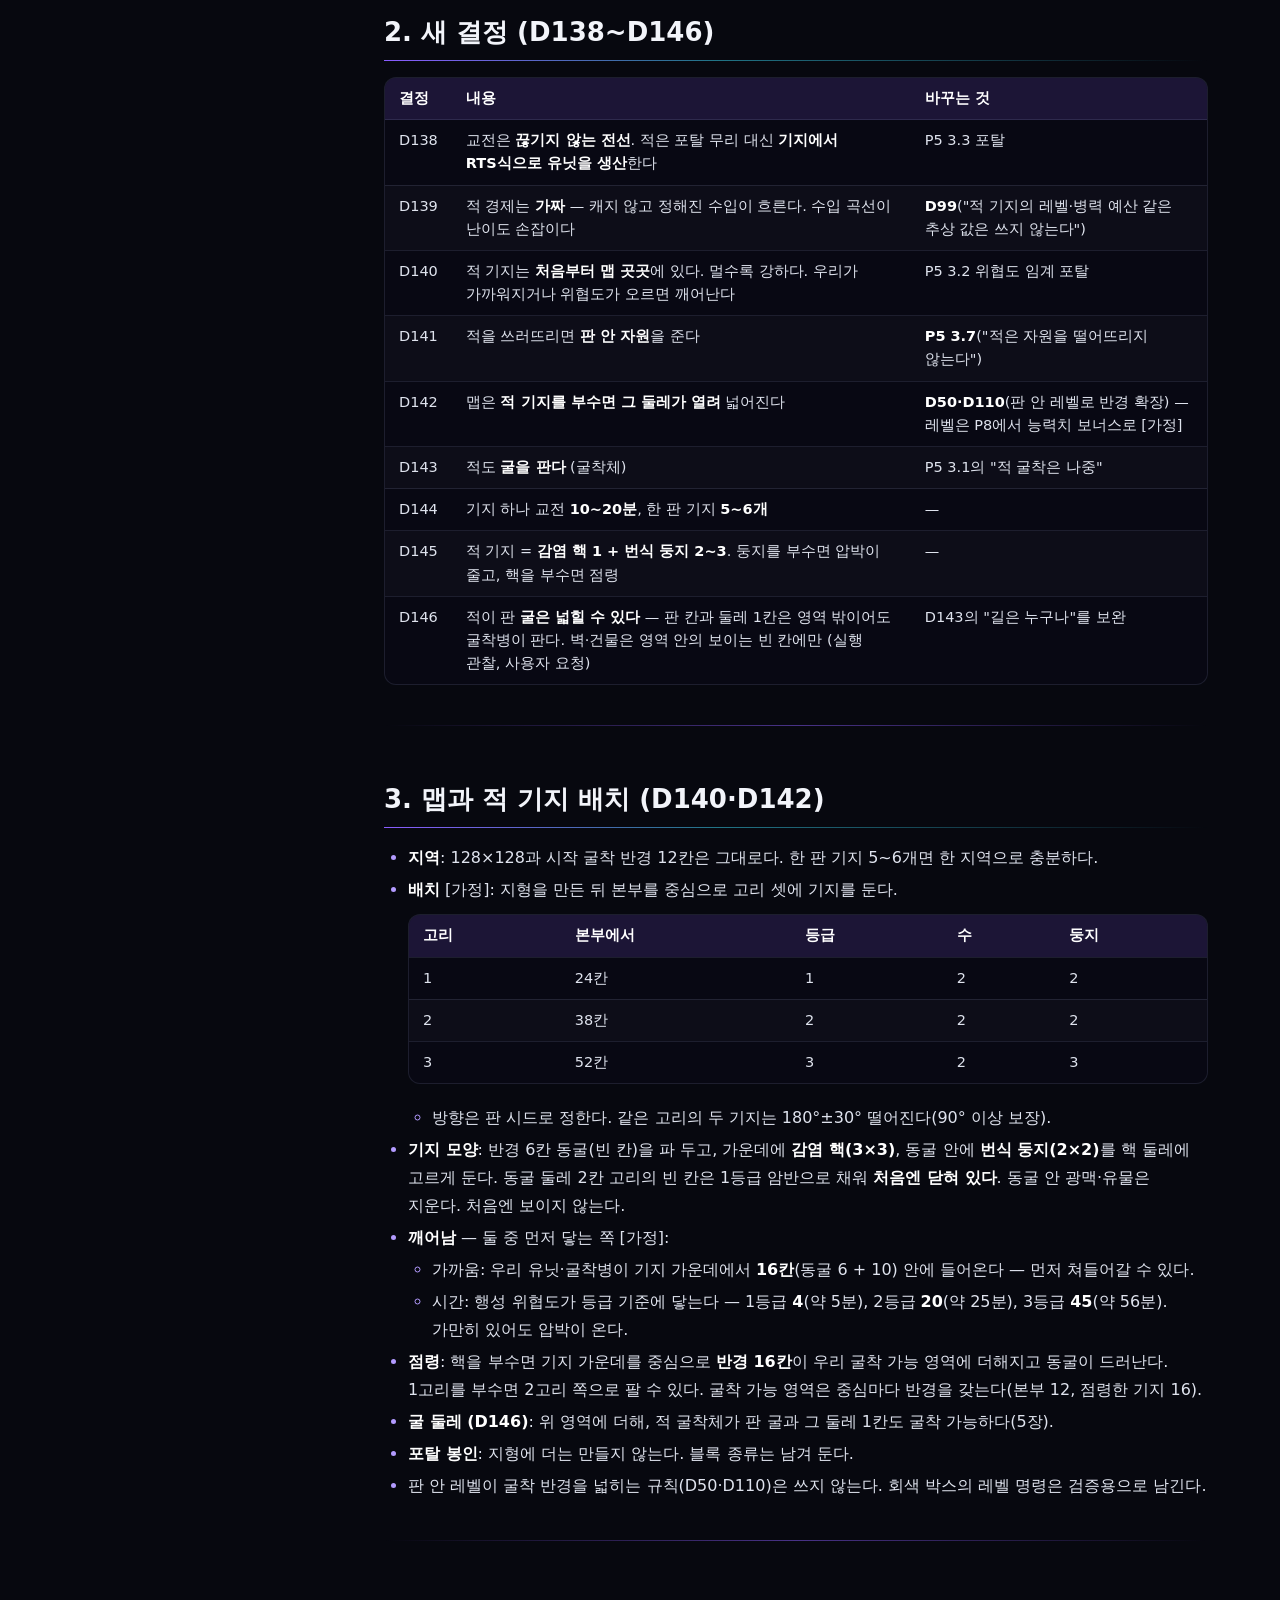
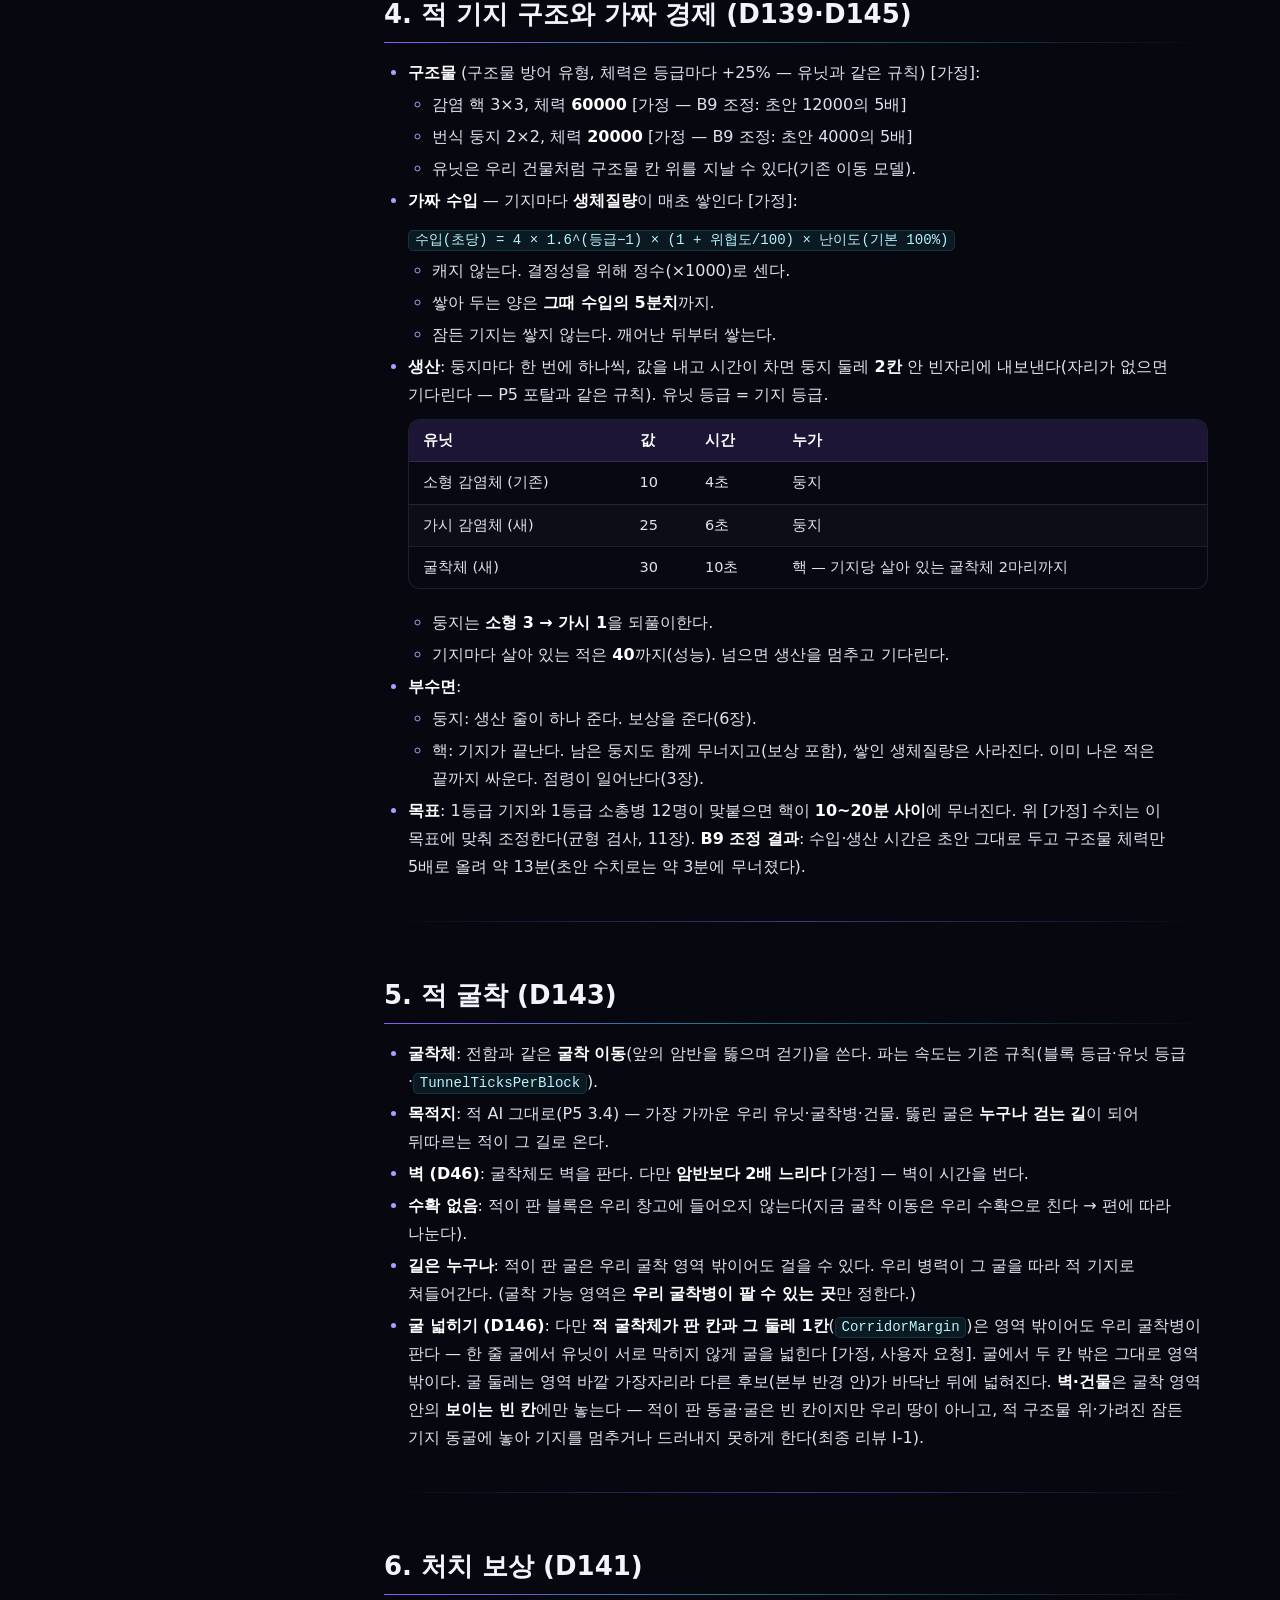
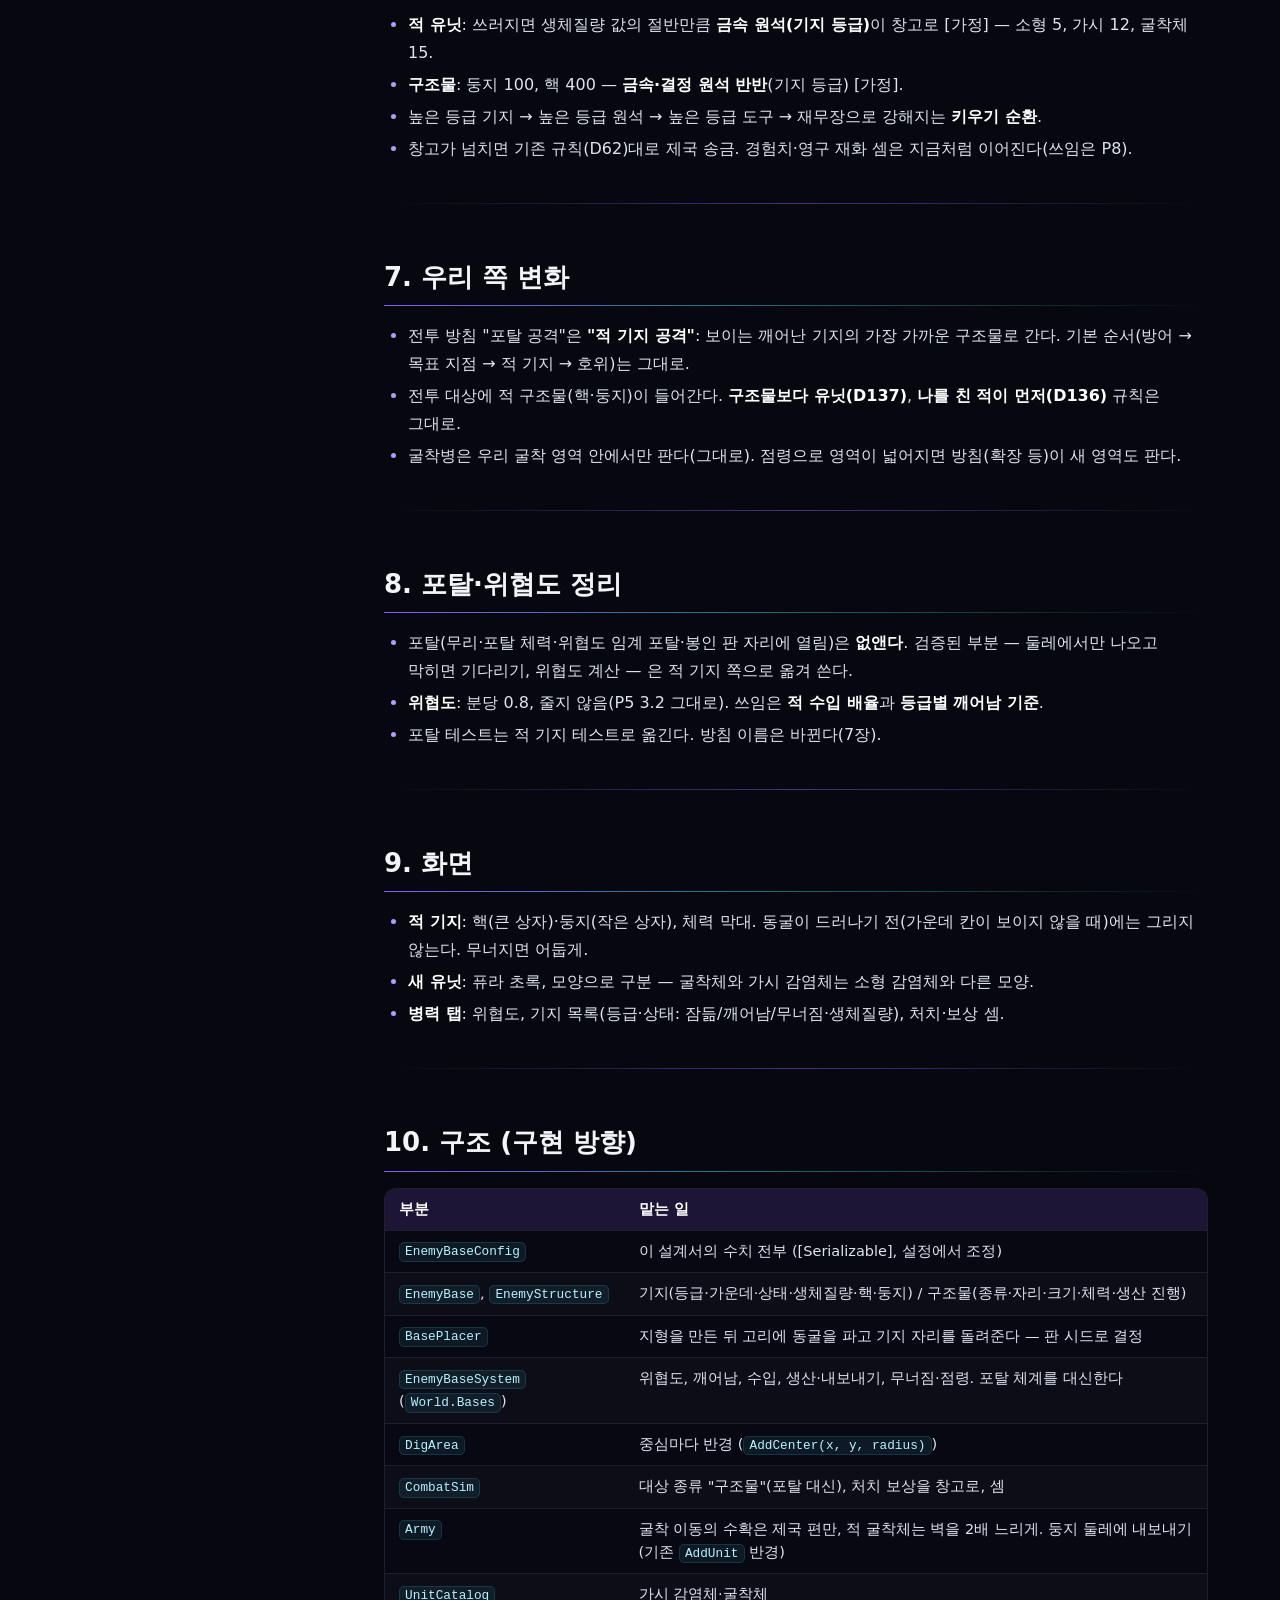
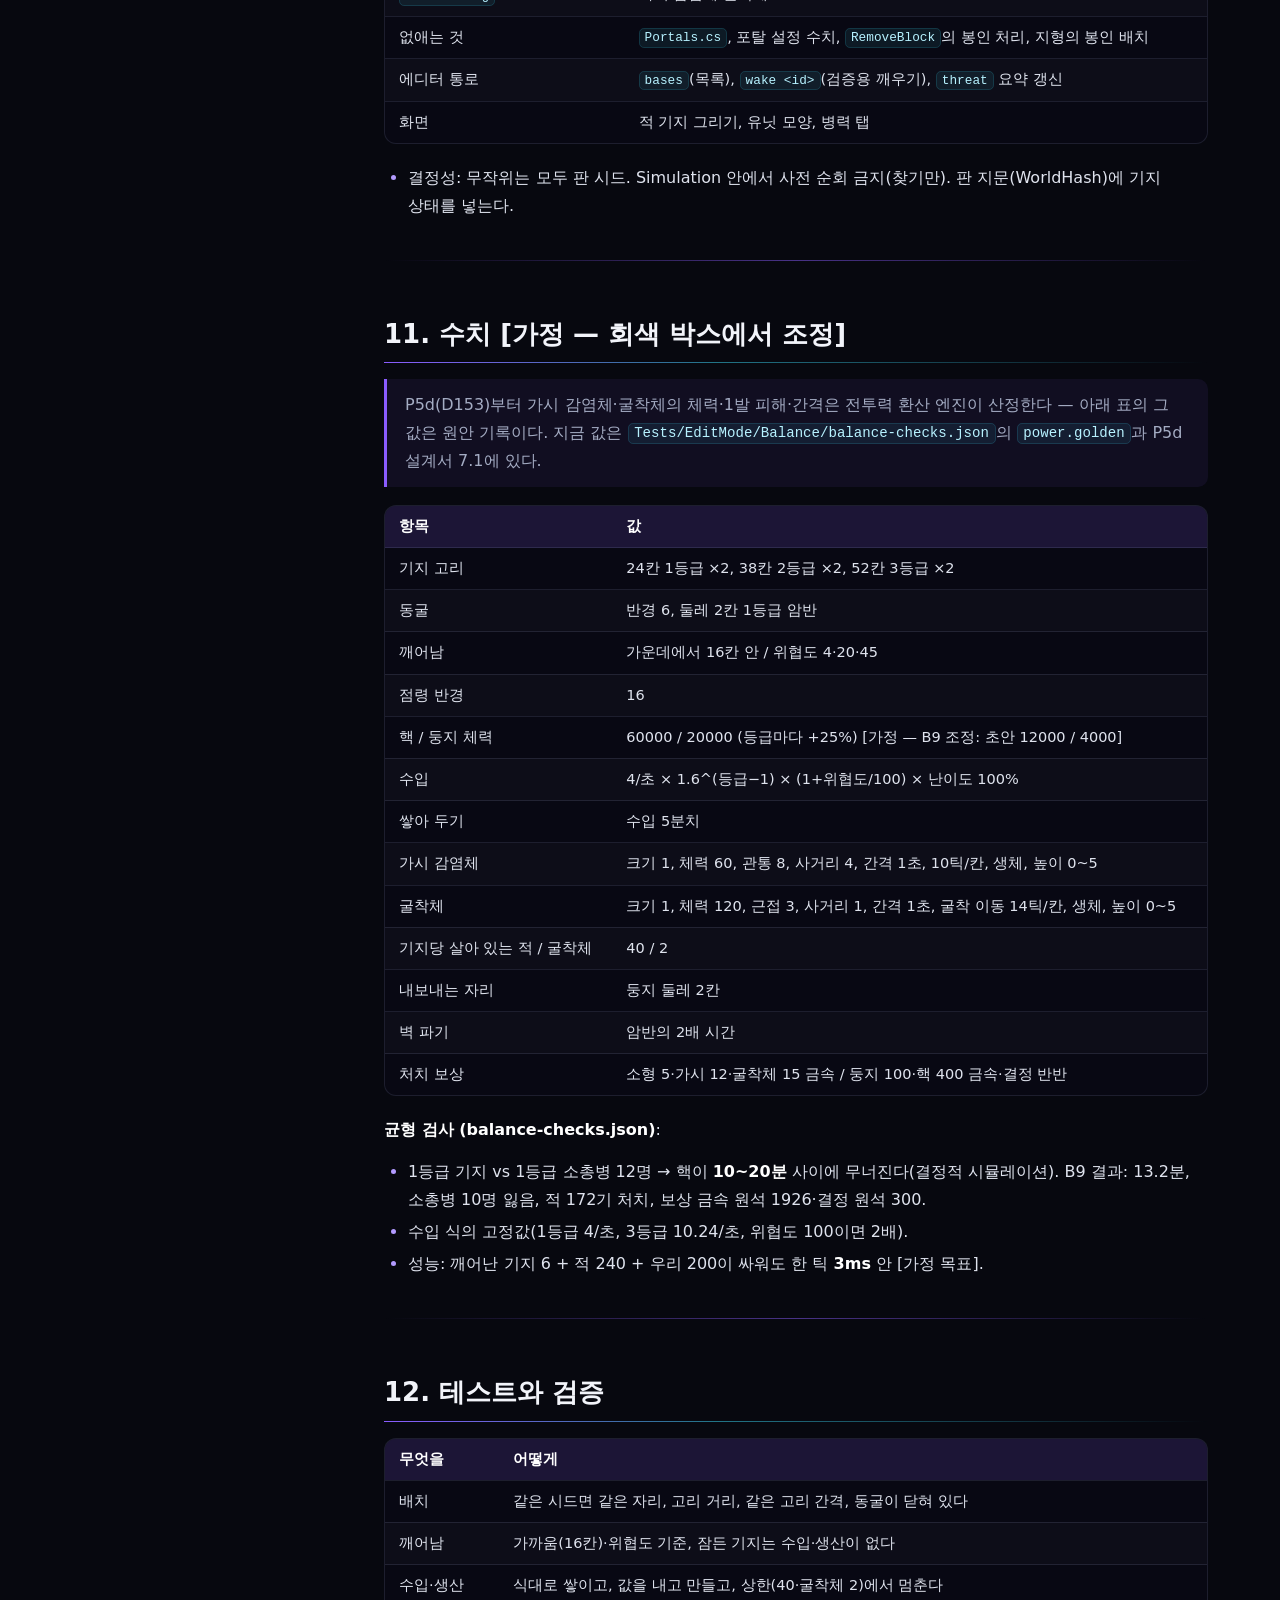
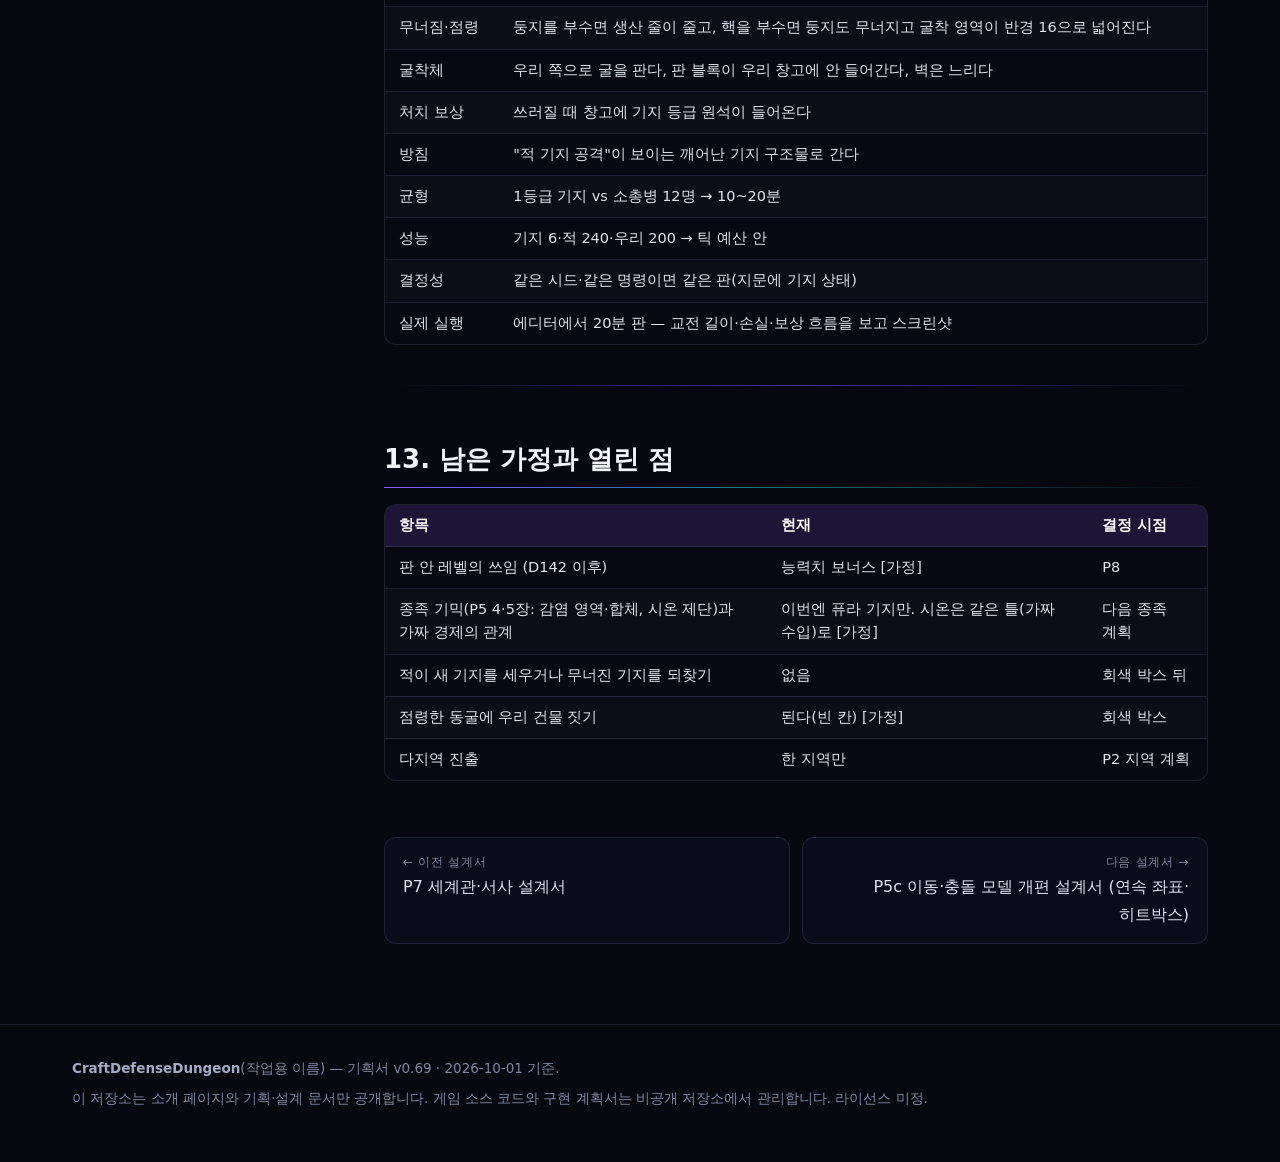
<file: docs/specs/2026-09-29-p5b-enemy-bases-design.html>
<!doctype html>
<html lang="ko">
<head>
<meta charset="utf-8">
<meta name="viewport" content="width=device-width, initial-scale=1">
<meta name="color-scheme" content="dark">
<title>P5b 적 기지와 전선 설계서 · CraftDefenseDungeon</title>
<meta name="description" content="설계서 — P5b 적 기지와 전선 설계서">
<link rel="stylesheet" href="../assets/site.css">
<script src="../assets/site.js" defer></script>
</head>
<body>
<a class="skip-link" href="#main">본문으로 건너뛰기</a>
<header class="topbar">
  <div class="wrap">
    <a class="brand" href="../index.html" aria-label="CraftDefenseDungeon 소개"><svg class="brand-mark" viewBox="0 0 24 26" width="22" height="24" aria-hidden="true"><path d="M12 1.5 22.5 7.5v11L12 24.5 1.5 18.5v-11z" fill="none" stroke="currentColor" stroke-width="1.5"/><path d="M12 6.5 17 9.5v6l-5 3-5-3v-6z" fill="currentColor" opacity=".85"/></svg><span>CraftDefenseDungeon</span></a>
    <nav class="site-nav" aria-label="사이트"><a href="../index.html">소개</a><a href="../game-plan.html">기획서</a><a href="../index.html#docs">문서 목록</a><a href="../index.html#roadmap">로드맵</a></nav>
  </div>
</header>
<div class="wrap doc-layout">
<aside class="doc-aside"><details class="toc" open><summary>목차</summary><nav aria-label="목차"><ol><li><a href="#1-목적과-범위">1. 목적과 범위</a><ol><li><a href="#11-왜">1.1 왜</a></li><li><a href="#12-목표-성공-기준">1.2 목표 (성공 기준)</a></li><li><a href="#13-범위">1.3 범위</a></li></ol></li><li><a href="#2-새-결정-d138d146">2. 새 결정 (D138~D146)</a></li><li><a href="#3-맵과-적-기지-배치-d140d142">3. 맵과 적 기지 배치 (D140·D142)</a></li><li><a href="#4-적-기지-구조와-가짜-경제-d139d145">4. 적 기지 구조와 가짜 경제 (D139·D145)</a></li><li><a href="#5-적-굴착-d143">5. 적 굴착 (D143)</a></li><li><a href="#6-처치-보상-d141">6. 처치 보상 (D141)</a></li><li><a href="#7-우리-쪽-변화">7. 우리 쪽 변화</a></li><li><a href="#8-포탈위협도-정리">8. 포탈·위협도 정리</a></li><li><a href="#9-화면">9. 화면</a></li><li><a href="#10-구조-구현-방향">10. 구조 (구현 방향)</a></li><li><a href="#11-수치-가정--회색-박스에서-조정">11. 수치 [가정 — 회색 박스에서 조정]</a></li><li><a href="#12-테스트와-검증">12. 테스트와 검증</a></li><li><a href="#13-남은-가정과-열린-점">13. 남은 가정과 열린 점</a></li></ol></nav></details></aside>
<main id="main" class="doc-main">
<nav class="crumbs" aria-label="현재 위치"><a href="../index.html">소개</a><span aria-hidden="true">/</span><a href="../index.html#docs">설계서</a><span aria-hidden="true">/</span><span aria-current="page">P5b 적 기지와 전선 설계서</span></nav>
<p class="doc-src">원본 <code>docs/superpowers/specs/2026-09-29-p5b-enemy-bases-design.md</code> · 233줄</p>
<article class="md">
<h1 id="p5b-적-기지와-전선-설계서">P5b 적 기지와 전선 설계서</h1>
<ul>
<li><p>상태: <strong>승인</strong> (2026-09-29)</p></li>
<li><p>작성: 2026-09-29</p></li>
<li><p>상위 문서: <a href="../game-plan.html">게임 기획서</a> — 결정 번호(D…)는 기획서 2장 &quot;결정 기록&quot;을 따른다.</p></li>
<li><p>앞 단계: <a href="2026-09-25-p2-digging-design.html">P2 굴착</a>, <a href="2026-09-25-p3-economy-design.html">P3 경제</a>, <a href="2026-09-25-p4-units-design.html">P4 유닛</a>, <a href="2026-09-25-p5-encounters-design.html">P5 조우·침공</a> — P5 회색 박스는 main 2ad0abb에 구현됨</p></li>
<li><p>이 단계의 결정: D138~D145 (바꾸는 결정: D50·D99·D110, P5 설계서 3.3·3.7)</p></li>
</ul>
<hr>
<h2 id="1-목적과-범위">1. 목적과 범위</h2>
<h3 id="11-왜">1.1 왜</h3>
<p>P5 회색 박스를 실제로 돌려 본 뒤 사용자 피드백: <strong>맵이 너무 작고 교전이 너무 짧다. 키우기 게임은 교전이 길게 이어지고 그동안 재화가 계속 벌려야 한다. 한 판을 2시간(D16)으로 잡았는데 지금이면 10분도 안 된다.</strong></p>
<p>수치로 본 원인:</p>
<div class="table-wrap" tabindex="0" role="region" aria-label="표"><table>
<thead><tr><th scope="col">무엇</th><th scope="col">지금</th><th scope="col">결과</th></tr></thead>
<tbody>
<tr><td>굴착 가능 반경</td><td>12칸 고정 — 판 안 레벨(P8)이 없어 넓어지지 않는다</td><td>맵이 좁다</td></tr>
<tr><td>포탈</td><td>체력 2000을 소총병 8명이 25초에 부순다</td><td>교전이 금방 끝난다</td></tr>
<tr><td>적</td><td>소형 감염체 체력 30(소총 3발), 무리 60초에 3마리</td><td>압박이 없다</td></tr>
<tr><td>위협도 새 포탈</td><td>첫 임계가 31분째</td><td>그 사이가 빈다</td></tr>
</tbody></table></div>
<h3 id="12-목표-성공-기준">1.2 목표 (성공 기준)</h3>
<ul>
<li><p>적 기지 하나를 무너뜨리는 교전이 <strong>10~20분</strong> 이어진다. 한 판에 기지 <strong>5~6개</strong> → 약 2시간 (D144).</p></li>
<li><p>교전 동안 <strong>처치 보상(판 안 자원)이 계속 흘러</strong> 우리가 싸우면서 강해진다 (D141).</p></li>
<li><p>가만히 있어도 <strong>적이 굴을 파고 온다</strong> — 버티기만으로는 살아남을 수 없다(기획서 1.8)와 맞는다 (D143).</p></li>
<li><p>맵은 <strong>전선을 밀어낸 만큼</strong> 넓어진다 (D142).</p></li>
</ul>
<h3 id="13-범위">1.3 범위</h3>
<div class="table-wrap" tabindex="0" role="region" aria-label="표"><table>
<thead><tr><th scope="col">포함</th><th scope="col">포함하지 않음 (담당)</th></tr></thead>
<tbody>
<tr><td>맵 곳곳에 잠든 퓨라 기지(감염 핵 + 번식 둥지)</td><td>판 안 레벨과 그 쓰임 (P8)</td></tr>
<tr><td>깨어남(가까움·위협도), 가짜 수입, 둥지 생산</td><td>시온·오라클, 죽은 유닛 감염, 적 영웅, 원수 진영</td></tr>
<tr><td>새 퓨라 유닛: 가시 감염체(원거리), 굴착체(굴착 이동)</td><td>적이 새 기지를 세우기, 무너진 기지 재건</td></tr>
<tr><td>적 굴착, 처치 보상(판 안 자원), 점령(굴착 영역 확장)</td><td>다지역 진출 (P2 지역)</td></tr>
<tr><td>포탈 → 적 기지 대체, 위협도는 적 수입 배율로</td><td>방치(오프라인) 보상</td></tr>
<tr><td>화면·에디터 통로·균형 검사</td><td>이름·연출 다듬기 (P7)</td></tr>
</tbody></table></div>
<hr>
<h2 id="2-새-결정-d138d146">2. 새 결정 (D138~D146)</h2>
<div class="table-wrap" tabindex="0" role="region" aria-label="표"><table>
<thead><tr><th scope="col">결정</th><th scope="col">내용</th><th scope="col">바꾸는 것</th></tr></thead>
<tbody>
<tr><td>D138</td><td>교전은 <strong>끊기지 않는 전선</strong>. 적은 포탈 무리 대신 <strong>기지에서 RTS식으로 유닛을 생산</strong>한다</td><td>P5 3.3 포탈</td></tr>
<tr><td>D139</td><td>적 경제는 <strong>가짜</strong> — 캐지 않고 정해진 수입이 흐른다. 수입 곡선이 난이도 손잡이다</td><td><strong>D99</strong>(&quot;적 기지의 레벨·병력 예산 같은 추상 값은 쓰지 않는다&quot;)</td></tr>
<tr><td>D140</td><td>적 기지는 <strong>처음부터 맵 곳곳</strong>에 있다. 멀수록 강하다. 우리가 가까워지거나 위협도가 오르면 깨어난다</td><td>P5 3.2 위협도 임계 포탈</td></tr>
<tr><td>D141</td><td>적을 쓰러뜨리면 <strong>판 안 자원</strong>을 준다</td><td><strong>P5 3.7</strong>(&quot;적은 자원을 떨어뜨리지 않는다&quot;)</td></tr>
<tr><td>D142</td><td>맵은 <strong>적 기지를 부수면 그 둘레가 열려</strong> 넓어진다</td><td><strong>D50·D110</strong>(판 안 레벨로 반경 확장) — 레벨은 P8에서 능력치 보너스로 [가정]</td></tr>
<tr><td>D143</td><td>적도 <strong>굴을 판다</strong> (굴착체)</td><td>P5 3.1의 &quot;적 굴착은 나중&quot;</td></tr>
<tr><td>D144</td><td>기지 하나 교전 <strong>10~20분</strong>, 한 판 기지 <strong>5~6개</strong></td><td>—</td></tr>
<tr><td>D145</td><td>적 기지 = <strong>감염 핵 1 + 번식 둥지 2~3</strong>. 둥지를 부수면 압박이 줄고, 핵을 부수면 점령</td><td>—</td></tr>
<tr><td>D146</td><td>적이 판 <strong>굴은 넓힐 수 있다</strong> — 판 칸과 둘레 1칸은 영역 밖이어도 굴착병이 판다. 벽·건물은 영역 안의 보이는 빈 칸에만 (실행 관찰, 사용자 요청)</td><td>D143의 &quot;길은 누구나&quot;를 보완</td></tr>
</tbody></table></div>
<hr>
<h2 id="3-맵과-적-기지-배치-d140d142">3. 맵과 적 기지 배치 (D140·D142)</h2>
<ul>
<li><p><strong>지역</strong>: 128×128과 시작 굴착 반경 12칸은 그대로다. 한 판 기지 5~6개면 한 지역으로 충분하다.</p></li>
<li><p><strong>배치</strong> [가정]: 지형을 만든 뒤 본부를 중심으로 고리 셋에 기지를 둔다.</p>
<div class="table-wrap" tabindex="0" role="region" aria-label="표"><table>
<thead><tr><th scope="col">고리</th><th scope="col">본부에서</th><th scope="col">등급</th><th scope="col">수</th><th scope="col">둥지</th></tr></thead>
<tbody>
<tr><td>1</td><td>24칸</td><td>1</td><td>2</td><td>2</td></tr>
<tr><td>2</td><td>38칸</td><td>2</td><td>2</td><td>2</td></tr>
<tr><td>3</td><td>52칸</td><td>3</td><td>2</td><td>3</td></tr>
</tbody></table></div>
<ul>
<li><p>방향은 판 시드로 정한다. 같은 고리의 두 기지는 180°±30° 떨어진다(90° 이상 보장).</p></li>
</ul></li>
<li><p><strong>기지 모양</strong>: 반경 6칸 동굴(빈 칸)을 파 두고, 가운데에 <strong>감염 핵(3×3)</strong>, 동굴 안에 <strong>번식 둥지(2×2)</strong>를 핵 둘레에 고르게 둔다. 동굴 둘레 2칸 고리의 빈 칸은 1등급 암반으로 채워 <strong>처음엔 닫혀 있다</strong>. 동굴 안 광맥·유물은 지운다. 처음엔 보이지 않는다.</p></li>
<li><p><strong>깨어남</strong> — 둘 중 먼저 닿는 쪽 [가정]:</p>
<ul>
<li><p>가까움: 우리 유닛·굴착병이 기지 가운데에서 <strong>16칸</strong>(동굴 6 + 10) 안에 들어온다 — 먼저 쳐들어갈 수 있다.</p></li>
<li><p>시간: 행성 위협도가 등급 기준에 닿는다 — 1등급 <strong>4</strong>(약 5분), 2등급 <strong>20</strong>(약 25분), 3등급 <strong>45</strong>(약 56분). 가만히 있어도 압박이 온다.</p></li>
</ul></li>
<li><p><strong>점령</strong>: 핵을 부수면 기지 가운데를 중심으로 <strong>반경 16칸</strong>이 우리 굴착 가능 영역에 더해지고 동굴이 드러난다. 1고리를 부수면 2고리 쪽으로 팔 수 있다. 굴착 가능 영역은 중심마다 반경을 갖는다(본부 12, 점령한 기지 16).</p></li>
<li><p><strong>굴 둘레 (D146)</strong>: 위 영역에 더해, 적 굴착체가 판 굴과 그 둘레 1칸도 굴착 가능하다(5장).</p></li>
<li><p><strong>포탈 봉인</strong>: 지형에 더는 만들지 않는다. 블록 종류는 남겨 둔다.</p></li>
<li><p>판 안 레벨이 굴착 반경을 넓히는 규칙(D50·D110)은 쓰지 않는다. 회색 박스의 레벨 명령은 검증용으로 남긴다.</p></li>
</ul>
<hr>
<h2 id="4-적-기지-구조와-가짜-경제-d139d145">4. 적 기지 구조와 가짜 경제 (D139·D145)</h2>
<ul>
<li><p><strong>구조물</strong> (구조물 방어 유형, 체력은 등급마다 +25% — 유닛과 같은 규칙) [가정]:</p>
<ul>
<li><p>감염 핵 3×3, 체력 <strong>60000</strong> [가정 — B9 조정: 초안 12000의 5배]</p></li>
<li><p>번식 둥지 2×2, 체력 <strong>20000</strong> [가정 — B9 조정: 초안 4000의 5배]</p></li>
<li><p>유닛은 우리 건물처럼 구조물 칸 위를 지날 수 있다(기존 이동 모델).</p></li>
</ul></li>
<li><p><strong>가짜 수입</strong> — 기지마다 <strong>생체질량</strong>이 매초 쌓인다 [가정]:</p>
<p><code>수입(초당) = 4 × 1.6^(등급−1) × (1 + 위협도/100) × 난이도(기본 100%)</code></p>
<ul>
<li><p>캐지 않는다. 결정성을 위해 정수(×1000)로 센다.</p></li>
<li><p>쌓아 두는 양은 <strong>그때 수입의 5분치</strong>까지.</p></li>
<li><p>잠든 기지는 쌓지 않는다. 깨어난 뒤부터 쌓는다.</p></li>
</ul></li>
<li><p><strong>생산</strong>: 둥지마다 한 번에 하나씩, 값을 내고 시간이 차면 둥지 둘레 <strong>2칸</strong> 안 빈자리에 내보낸다(자리가 없으면 기다린다 — P5 포탈과 같은 규칙). 유닛 등급 = 기지 등급.</p>
<div class="table-wrap" tabindex="0" role="region" aria-label="표"><table>
<thead><tr><th scope="col">유닛</th><th scope="col">값</th><th scope="col">시간</th><th scope="col">누가</th></tr></thead>
<tbody>
<tr><td>소형 감염체 (기존)</td><td>10</td><td>4초</td><td>둥지</td></tr>
<tr><td>가시 감염체 (새)</td><td>25</td><td>6초</td><td>둥지</td></tr>
<tr><td>굴착체 (새)</td><td>30</td><td>10초</td><td>핵 — 기지당 살아 있는 굴착체 2마리까지</td></tr>
</tbody></table></div>
<ul>
<li><p>둥지는 <strong>소형 3 → 가시 1</strong>을 되풀이한다.</p></li>
<li><p>기지마다 살아 있는 적은 <strong>40</strong>까지(성능). 넘으면 생산을 멈추고 기다린다.</p></li>
</ul></li>
<li><p><strong>부수면</strong>:</p>
<ul>
<li><p>둥지: 생산 줄이 하나 준다. 보상을 준다(6장).</p></li>
<li><p>핵: 기지가 끝난다. 남은 둥지도 함께 무너지고(보상 포함), 쌓인 생체질량은 사라진다. 이미 나온 적은 끝까지 싸운다. 점령이 일어난다(3장).</p></li>
</ul></li>
<li><p><strong>목표</strong>: 1등급 기지와 1등급 소총병 12명이 맞붙으면 핵이 <strong>10~20분 사이</strong>에 무너진다. 위 [가정] 수치는 이 목표에 맞춰 조정한다(균형 검사, 11장). <strong>B9 조정 결과</strong>: 수입·생산 시간은 초안 그대로 두고 구조물 체력만 5배로 올려 약 13분(초안 수치로는 약 3분에 무너졌다).</p></li>
</ul>
<hr>
<h2 id="5-적-굴착-d143">5. 적 굴착 (D143)</h2>
<ul>
<li><p><strong>굴착체</strong>: 전함과 같은 <strong>굴착 이동</strong>(앞의 암반을 뚫으며 걷기)을 쓴다. 파는 속도는 기존 규칙(블록 등급·유닛 등급·<code>TunnelTicksPerBlock</code>).</p></li>
<li><p><strong>목적지</strong>: 적 AI 그대로(P5 3.4) — 가장 가까운 우리 유닛·굴착병·건물. 뚫린 굴은 <strong>누구나 걷는 길</strong>이 되어 뒤따르는 적이 그 길로 온다.</p></li>
<li><p><strong>벽 (D46)</strong>: 굴착체도 벽을 판다. 다만 <strong>암반보다 2배 느리다</strong> [가정] — 벽이 시간을 번다.</p></li>
<li><p><strong>수확 없음</strong>: 적이 판 블록은 우리 창고에 들어오지 않는다(지금 굴착 이동은 우리 수확으로 친다 → 편에 따라 나눈다).</p></li>
<li><p><strong>길은 누구나</strong>: 적이 판 굴은 우리 굴착 영역 밖이어도 걸을 수 있다. 우리 병력이 그 굴을 따라 적 기지로 쳐들어간다. (굴착 가능 영역은 <strong>우리 굴착병이 팔 수 있는 곳</strong>만 정한다.)</p></li>
<li><p><strong>굴 넓히기 (D146)</strong>: 다만 <strong>적 굴착체가 판 칸과 그 둘레 1칸</strong>(<code>CorridorMargin</code>)은 영역 밖이어도 우리 굴착병이 판다 — 한 줄 굴에서 유닛이 서로 막히지 않게 굴을 넓힌다 [가정, 사용자 요청]. 굴에서 두 칸 밖은 그대로 영역 밖이다. 굴 둘레는 영역 바깥 가장자리라 다른 후보(본부 반경 안)가 바닥난 뒤에 넓혀진다. <strong>벽·건물</strong>은 굴착 영역 안의 <strong>보이는 빈 칸</strong>에만 놓는다 — 적이 판 동굴·굴은 빈 칸이지만 우리 땅이 아니고, 적 구조물 위·가려진 잠든 기지 동굴에 놓아 기지를 멈추거나 드러내지 못하게 한다(최종 리뷰 I-1).</p></li>
</ul>
<hr>
<h2 id="6-처치-보상-d141">6. 처치 보상 (D141)</h2>
<ul>
<li><p><strong>적 유닛</strong>: 쓰러지면 생체질량 값의 절반만큼 <strong>금속 원석(기지 등급)</strong>이 창고로 [가정] — 소형 5, 가시 12, 굴착체 15.</p></li>
<li><p><strong>구조물</strong>: 둥지 100, 핵 400 — <strong>금속·결정 원석 반반</strong>(기지 등급) [가정].</p></li>
<li><p>높은 등급 기지 → 높은 등급 원석 → 높은 등급 도구 → 재무장으로 강해지는 <strong>키우기 순환</strong>.</p></li>
<li><p>창고가 넘치면 기존 규칙(D62)대로 제국 송금. 경험치·영구 재화 셈은 지금처럼 이어진다(쓰임은 P8).</p></li>
</ul>
<hr>
<h2 id="7-우리-쪽-변화">7. 우리 쪽 변화</h2>
<ul>
<li><p>전투 방침 &quot;포탈 공격&quot;은 <strong>&quot;적 기지 공격&quot;</strong>: 보이는 깨어난 기지의 가장 가까운 구조물로 간다. 기본 순서(방어 → 목표 지점 → 적 기지 → 호위)는 그대로.</p></li>
<li><p>전투 대상에 적 구조물(핵·둥지)이 들어간다. <strong>구조물보다 유닛(D137)</strong>, <strong>나를 친 적이 먼저(D136)</strong> 규칙은 그대로.</p></li>
<li><p>굴착병은 우리 굴착 영역 안에서만 판다(그대로). 점령으로 영역이 넓어지면 방침(확장 등)이 새 영역도 판다.</p></li>
</ul>
<hr>
<h2 id="8-포탈위협도-정리">8. 포탈·위협도 정리</h2>
<ul>
<li><p>포탈(무리·포탈 체력·위협도 임계 포탈·봉인 판 자리에 열림)은 <strong>없앤다</strong>. 검증된 부분 — 둘레에서만 나오고 막히면 기다리기, 위협도 계산 — 은 적 기지 쪽으로 옮겨 쓴다.</p></li>
<li><p><strong>위협도</strong>: 분당 0.8, 줄지 않음(P5 3.2 그대로). 쓰임은 <strong>적 수입 배율</strong>과 <strong>등급별 깨어남 기준</strong>.</p></li>
<li><p>포탈 테스트는 적 기지 테스트로 옮긴다. 방침 이름은 바뀐다(7장).</p></li>
</ul>
<hr>
<h2 id="9-화면">9. 화면</h2>
<ul>
<li><p><strong>적 기지</strong>: 핵(큰 상자)·둥지(작은 상자), 체력 막대. 동굴이 드러나기 전(가운데 칸이 보이지 않을 때)에는 그리지 않는다. 무너지면 어둡게.</p></li>
<li><p><strong>새 유닛</strong>: 퓨라 초록, 모양으로 구분 — 굴착체와 가시 감염체는 소형 감염체와 다른 모양.</p></li>
<li><p><strong>병력 탭</strong>: 위협도, 기지 목록(등급·상태: 잠듦/깨어남/무너짐·생체질량), 처치·보상 셈.</p></li>
</ul>
<hr>
<h2 id="10-구조-구현-방향">10. 구조 (구현 방향)</h2>
<div class="table-wrap" tabindex="0" role="region" aria-label="표"><table>
<thead><tr><th scope="col">부분</th><th scope="col">맡는 일</th></tr></thead>
<tbody>
<tr><td><code>EnemyBaseConfig</code></td><td>이 설계서의 수치 전부 ([Serializable], 설정에서 조정)</td></tr>
<tr><td><code>EnemyBase</code>, <code>EnemyStructure</code></td><td>기지(등급·가운데·상태·생체질량·핵·둥지) / 구조물(종류·자리·크기·체력·생산 진행)</td></tr>
<tr><td><code>BasePlacer</code></td><td>지형을 만든 뒤 고리에 동굴을 파고 기지 자리를 돌려준다 — 판 시드로 결정</td></tr>
<tr><td><code>EnemyBaseSystem</code> (<code>World.Bases</code>)</td><td>위협도, 깨어남, 수입, 생산·내보내기, 무너짐·점령. 포탈 체계를 대신한다</td></tr>
<tr><td><code>DigArea</code></td><td>중심마다 반경 (<code>AddCenter(x, y, radius)</code>)</td></tr>
<tr><td><code>CombatSim</code></td><td>대상 종류 &quot;구조물&quot;(포탈 대신), 처치 보상을 창고로, 셈</td></tr>
<tr><td><code>Army</code></td><td>굴착 이동의 수확은 제국 편만, 적 굴착체는 벽을 2배 느리게. 둥지 둘레에 내보내기(기존 <code>AddUnit</code> 반경)</td></tr>
<tr><td><code>UnitCatalog</code></td><td>가시 감염체·굴착체</td></tr>
<tr><td>없애는 것</td><td><code>Portals.cs</code>, 포탈 설정 수치, <code>RemoveBlock</code>의 봉인 처리, 지형의 봉인 배치</td></tr>
<tr><td>에디터 통로</td><td><code>bases</code>(목록), <code>wake &lt;id&gt;</code>(검증용 깨우기), <code>threat</code> 요약 갱신</td></tr>
<tr><td>화면</td><td>적 기지 그리기, 유닛 모양, 병력 탭</td></tr>
</tbody></table></div>
<ul>
<li><p>결정성: 무작위는 모두 판 시드. Simulation 안에서 사전 순회 금지(찾기만). 판 지문(WorldHash)에 기지 상태를 넣는다.</p></li>
</ul>
<hr>
<h2 id="11-수치-가정--회색-박스에서-조정">11. 수치 [가정 — 회색 박스에서 조정]</h2>
<blockquote>
<p>P5d(D153)부터 가시 감염체·굴착체의 체력·1발 피해·간격은 전투력 환산 엔진이 산정한다 — 아래 표의 그 값은 원안 기록이다. 지금 값은 <code>Tests/EditMode/Balance/balance-checks.json</code>의 <code>power.golden</code>과 P5d 설계서 7.1에 있다.</p>
</blockquote>
<div class="table-wrap" tabindex="0" role="region" aria-label="표"><table>
<thead><tr><th scope="col">항목</th><th scope="col">값</th></tr></thead>
<tbody>
<tr><td>기지 고리</td><td>24칸 1등급 ×2, 38칸 2등급 ×2, 52칸 3등급 ×2</td></tr>
<tr><td>동굴</td><td>반경 6, 둘레 2칸 1등급 암반</td></tr>
<tr><td>깨어남</td><td>가운데에서 16칸 안 / 위협도 4·20·45</td></tr>
<tr><td>점령 반경</td><td>16</td></tr>
<tr><td>핵 / 둥지 체력</td><td>60000 / 20000 (등급마다 +25%) [가정 — B9 조정: 초안 12000 / 4000]</td></tr>
<tr><td>수입</td><td>4/초 × 1.6^(등급−1) × (1+위협도/100) × 난이도 100%</td></tr>
<tr><td>쌓아 두기</td><td>수입 5분치</td></tr>
<tr><td>가시 감염체</td><td>크기 1, 체력 60, 관통 8, 사거리 4, 간격 1초, 10틱/칸, 생체, 높이 0~5</td></tr>
<tr><td>굴착체</td><td>크기 1, 체력 120, 근접 3, 사거리 1, 간격 1초, 굴착 이동 14틱/칸, 생체, 높이 0~5</td></tr>
<tr><td>기지당 살아 있는 적 / 굴착체</td><td>40 / 2</td></tr>
<tr><td>내보내는 자리</td><td>둥지 둘레 2칸</td></tr>
<tr><td>벽 파기</td><td>암반의 2배 시간</td></tr>
<tr><td>처치 보상</td><td>소형 5·가시 12·굴착체 15 금속 / 둥지 100·핵 400 금속·결정 반반</td></tr>
</tbody></table></div>
<p><strong>균형 검사 (balance-checks.json)</strong>:</p>
<ul>
<li><p>1등급 기지 vs 1등급 소총병 12명 → 핵이 <strong>10~20분</strong> 사이에 무너진다(결정적 시뮬레이션). B9 결과: 13.2분, 소총병 10명 잃음, 적 172기 처치, 보상 금속 원석 1926·결정 원석 300.</p></li>
<li><p>수입 식의 고정값(1등급 4/초, 3등급 10.24/초, 위협도 100이면 2배).</p></li>
<li><p>성능: 깨어난 기지 6 + 적 240 + 우리 200이 싸워도 한 틱 <strong>3ms</strong> 안 [가정 목표].</p></li>
</ul>
<hr>
<h2 id="12-테스트와-검증">12. 테스트와 검증</h2>
<div class="table-wrap" tabindex="0" role="region" aria-label="표"><table>
<thead><tr><th scope="col">무엇을</th><th scope="col">어떻게</th></tr></thead>
<tbody>
<tr><td>배치</td><td>같은 시드면 같은 자리, 고리 거리, 같은 고리 간격, 동굴이 닫혀 있다</td></tr>
<tr><td>깨어남</td><td>가까움(16칸)·위협도 기준, 잠든 기지는 수입·생산이 없다</td></tr>
<tr><td>수입·생산</td><td>식대로 쌓이고, 값을 내고 만들고, 상한(40·굴착체 2)에서 멈춘다</td></tr>
<tr><td>무너짐·점령</td><td>둥지를 부수면 생산 줄이 줄고, 핵을 부수면 둥지도 무너지고 굴착 영역이 반경 16으로 넓어진다</td></tr>
<tr><td>굴착체</td><td>우리 쪽으로 굴을 판다, 판 블록이 우리 창고에 안 들어간다, 벽은 느리다</td></tr>
<tr><td>처치 보상</td><td>쓰러질 때 창고에 기지 등급 원석이 들어온다</td></tr>
<tr><td>방침</td><td>&quot;적 기지 공격&quot;이 보이는 깨어난 기지 구조물로 간다</td></tr>
<tr><td>균형</td><td>1등급 기지 vs 소총병 12명 → 10~20분</td></tr>
<tr><td>성능</td><td>기지 6·적 240·우리 200 → 틱 예산 안</td></tr>
<tr><td>결정성</td><td>같은 시드·같은 명령이면 같은 판(지문에 기지 상태)</td></tr>
<tr><td>실제 실행</td><td>에디터에서 20분 판 — 교전 길이·손실·보상 흐름을 보고 스크린샷</td></tr>
</tbody></table></div>
<hr>
<h2 id="13-남은-가정과-열린-점">13. 남은 가정과 열린 점</h2>
<div class="table-wrap" tabindex="0" role="region" aria-label="표"><table>
<thead><tr><th scope="col">항목</th><th scope="col">현재</th><th scope="col">결정 시점</th></tr></thead>
<tbody>
<tr><td>판 안 레벨의 쓰임 (D142 이후)</td><td>능력치 보너스 [가정]</td><td>P8</td></tr>
<tr><td>종족 기믹(P5 4·5장: 감염 영역·합체, 시온 제단)과 가짜 경제의 관계</td><td>이번엔 퓨라 기지만. 시온은 같은 틀(가짜 수입)로 [가정]</td><td>다음 종족 계획</td></tr>
<tr><td>적이 새 기지를 세우거나 무너진 기지를 되찾기</td><td>없음</td><td>회색 박스 뒤</td></tr>
<tr><td>점령한 동굴에 우리 건물 짓기</td><td>된다(빈 칸) [가정]</td><td>회색 박스</td></tr>
<tr><td>다지역 진출</td><td>한 지역만</td><td>P2 지역 계획</td></tr>
</tbody></table></div>
</article>
<nav class="pager" aria-label="같은 종류의 문서"><a class="prev" href="2026-09-28-p7-lore-design.html"><span>← 이전 설계서</span>P7 세계관·서사 설계서</a><a class="next" href="2026-09-29-p5c-movement-collision-design.html"><span>다음 설계서 →</span>P5c 이동·충돌 모델 개편 설계서 (연속 좌표·히트박스)</a></nav>
</main>
</div>
<footer class="site-footer">
  <div class="wrap">
    <p><strong>CraftDefenseDungeon</strong>(작업용 이름) — 기획서 v0.69 · 2026-10-01 기준.</p>
    <p>이 저장소는 소개 페이지와 기획·설계 문서만 공개합니다. 게임 소스 코드와 구현 계획서는 비공개 저장소에서 관리합니다. 라이선스 미정.</p>
  </div>
</footer>
</body>
</html>
</file>
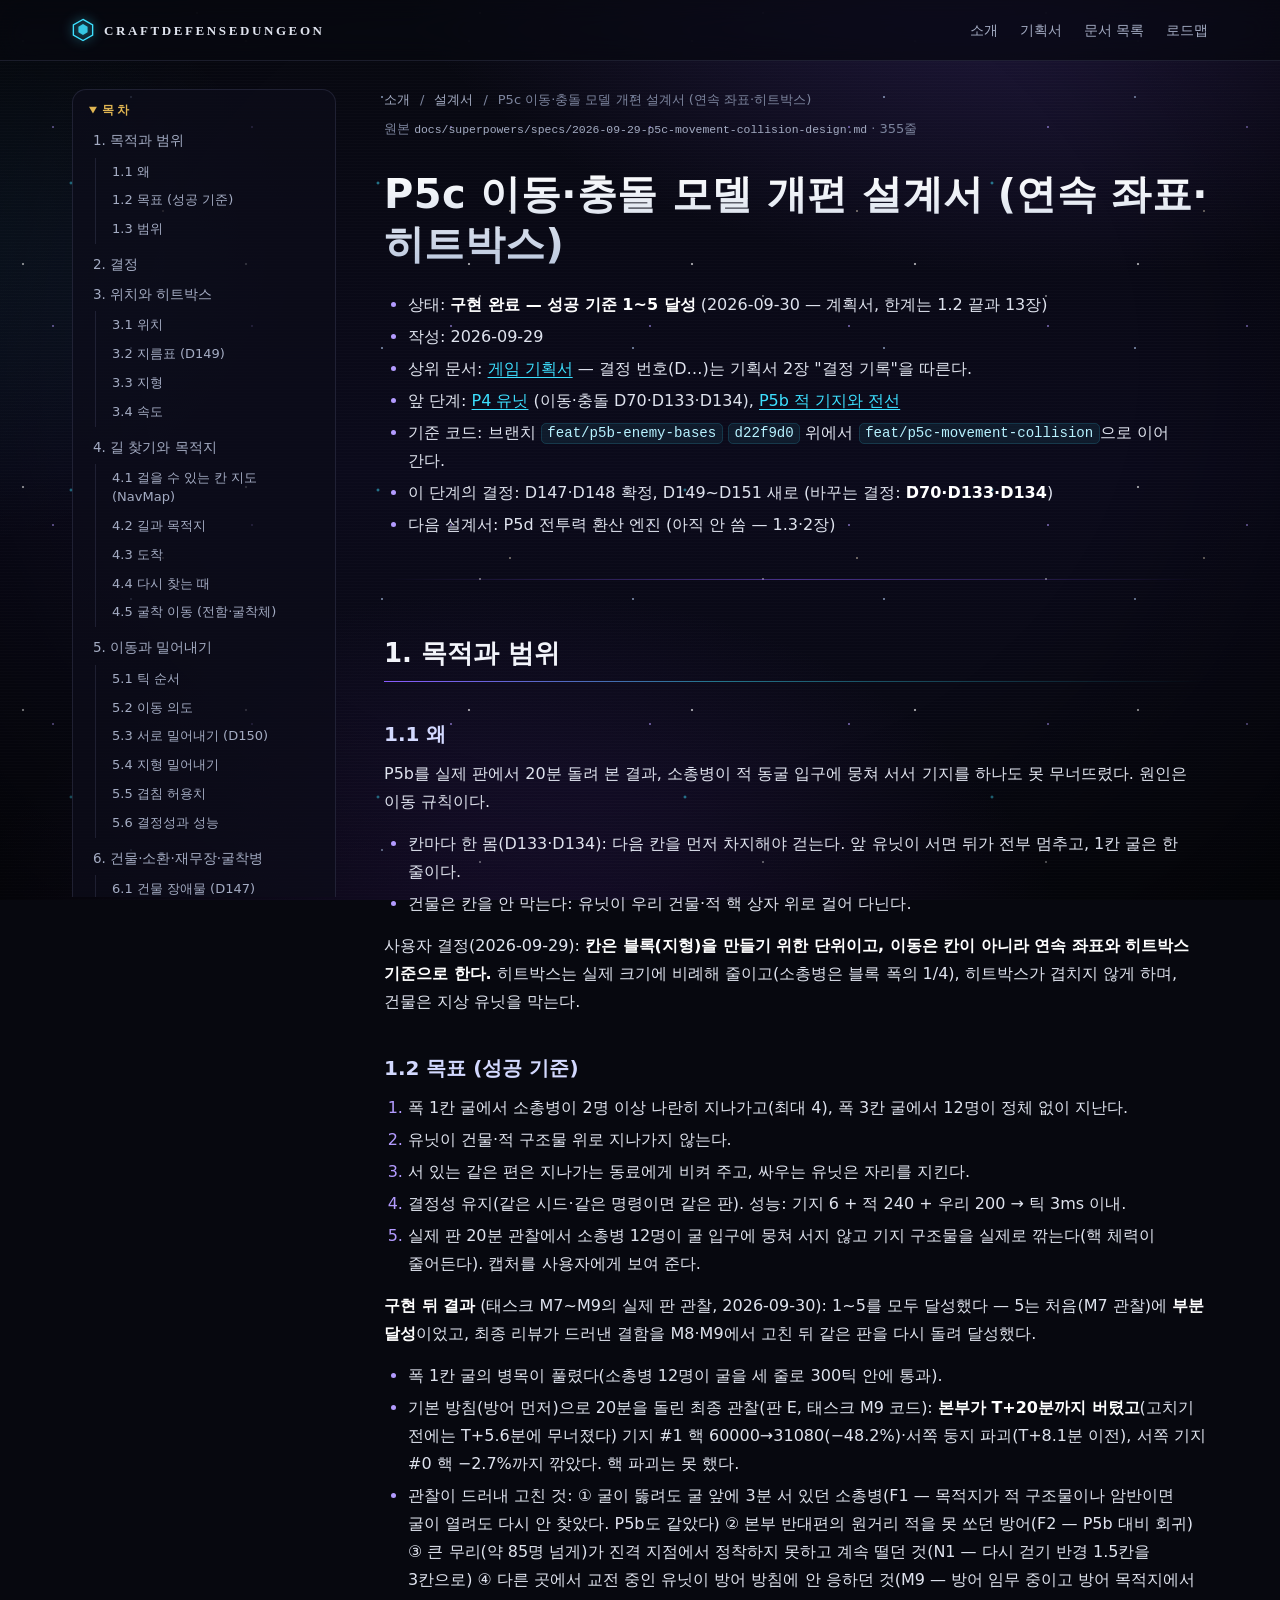
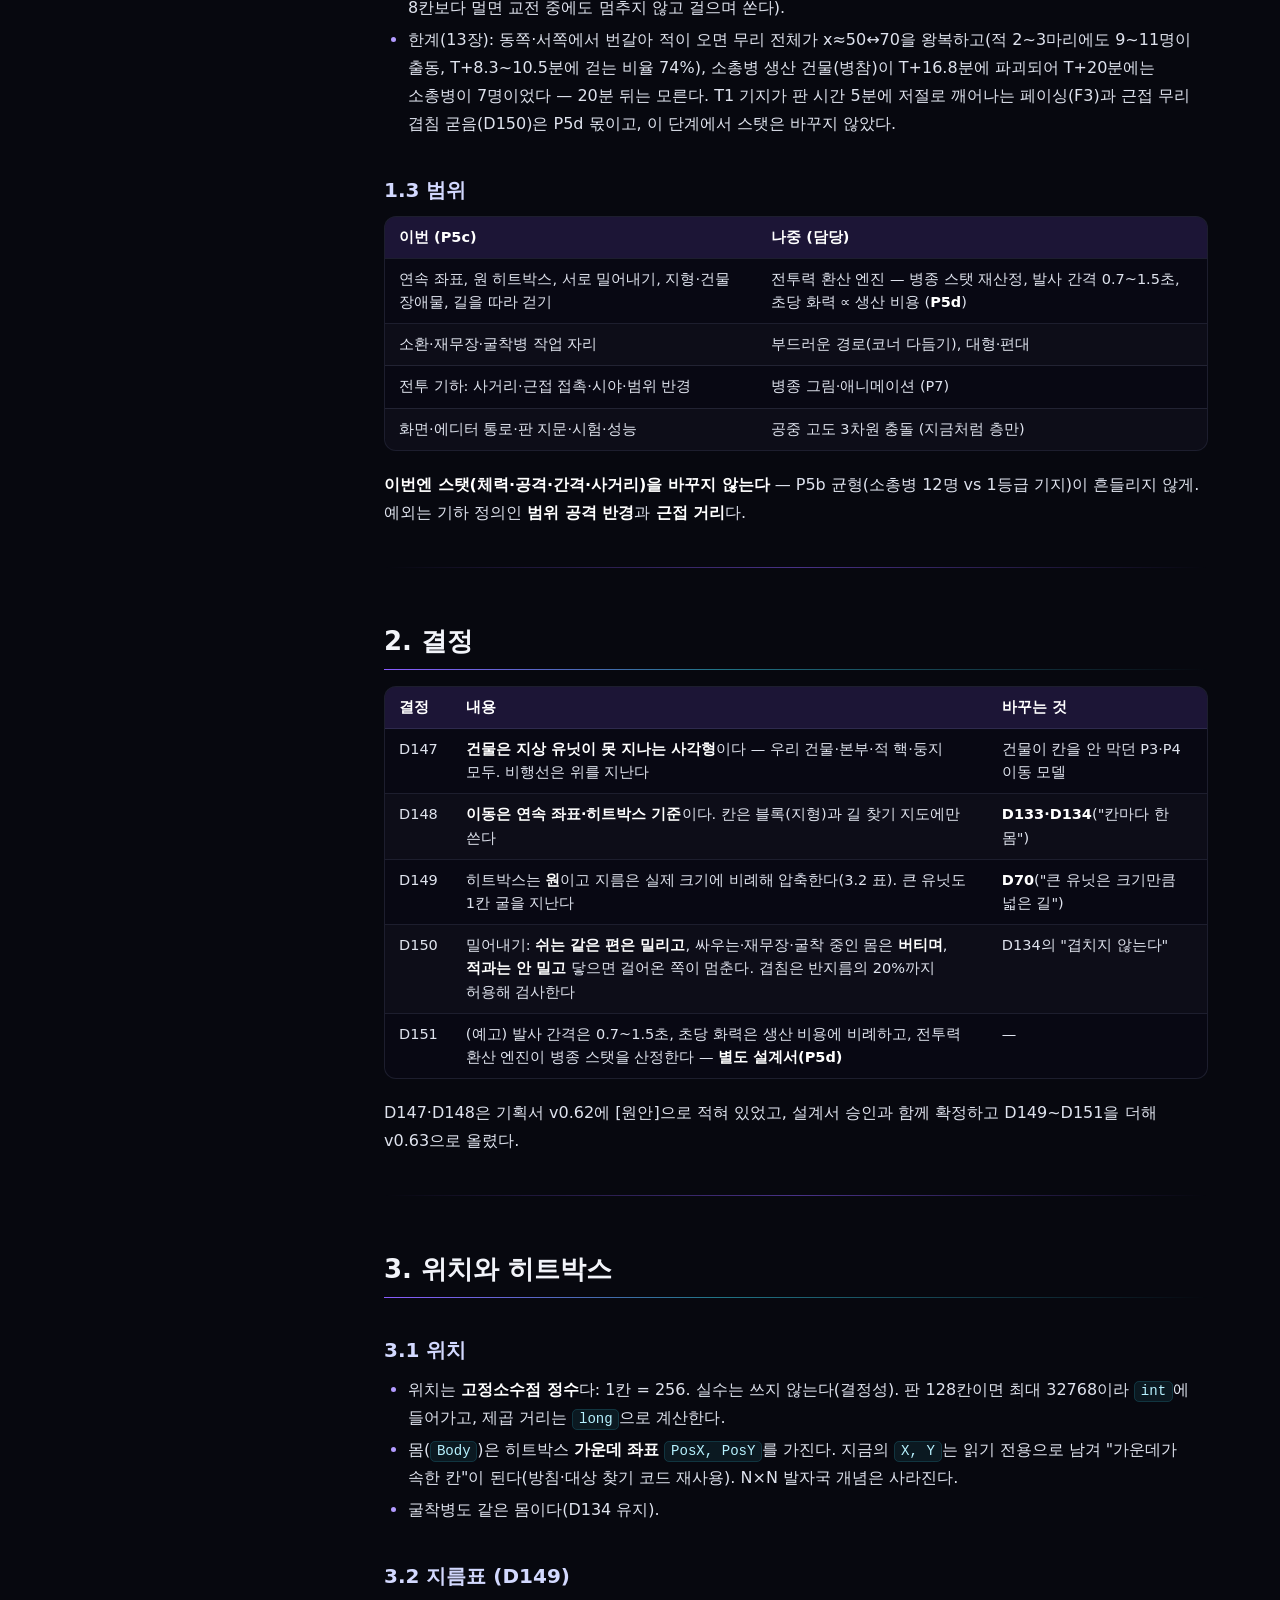
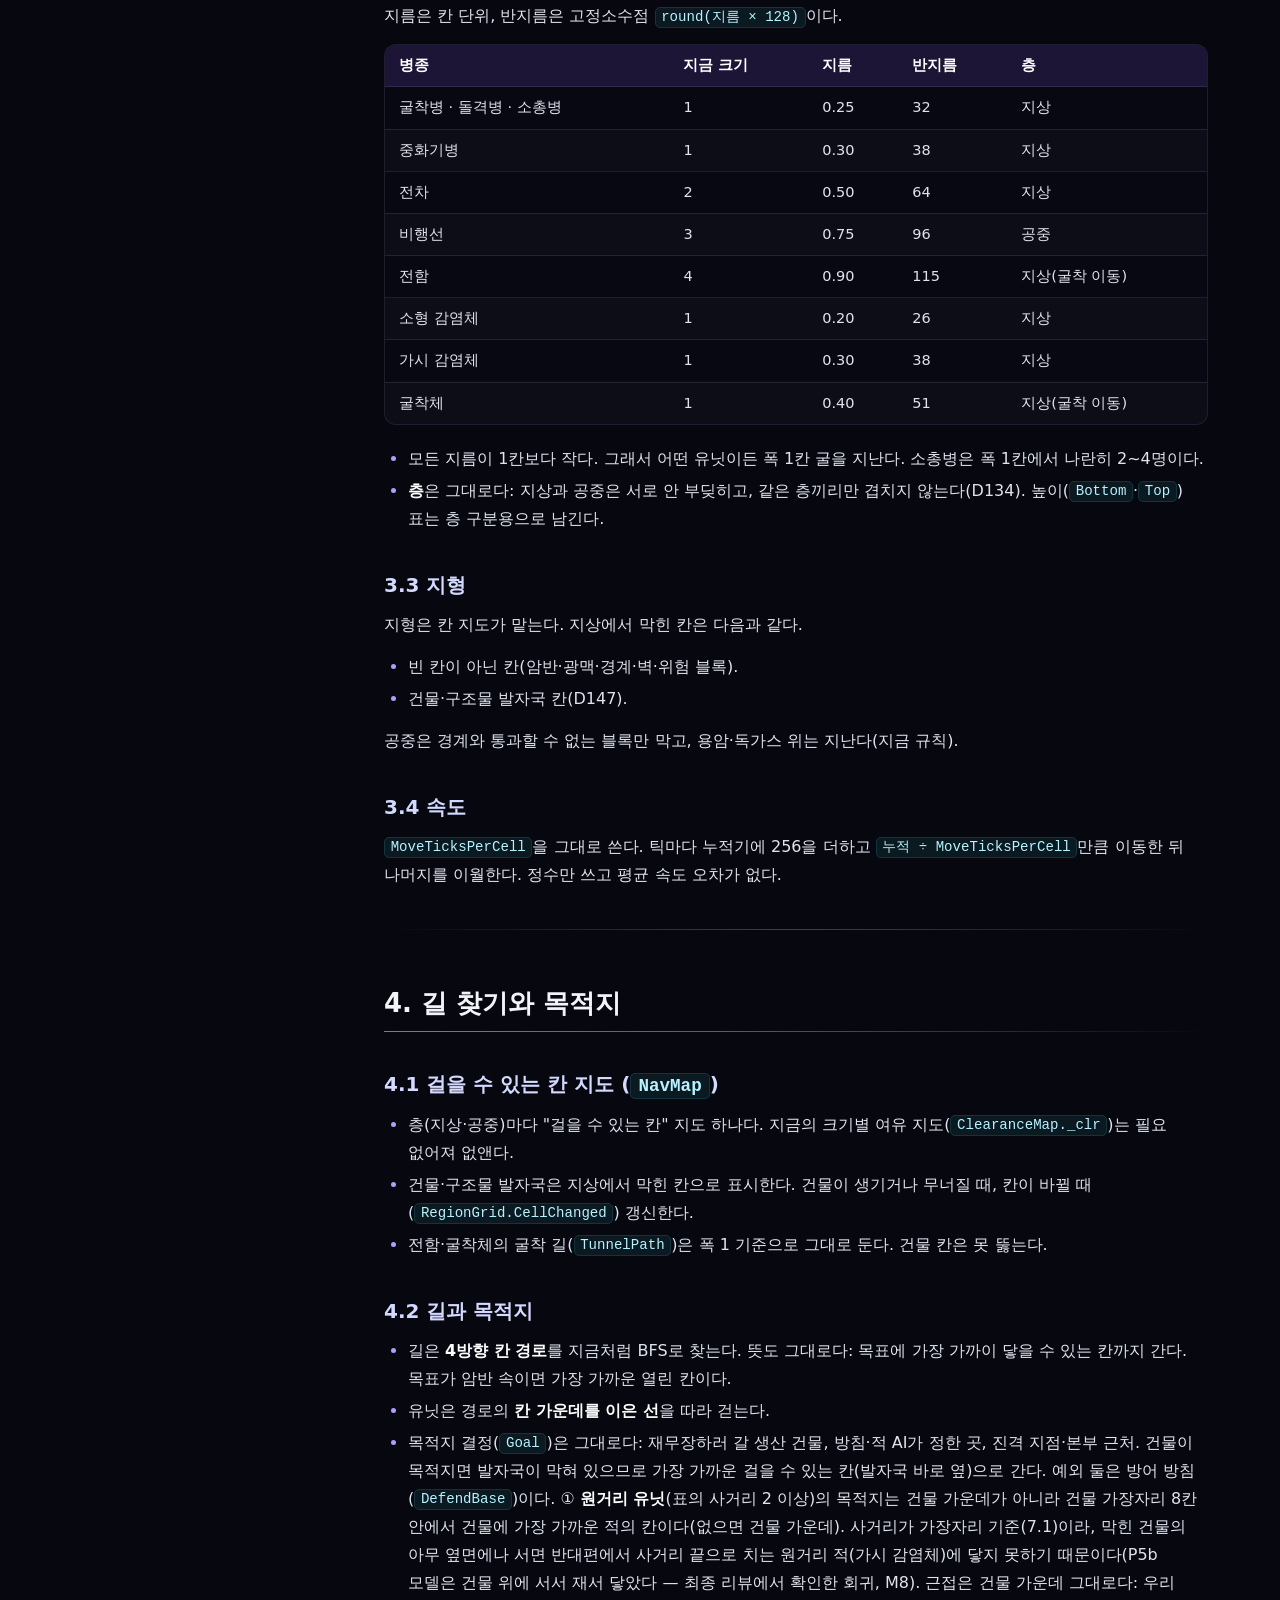
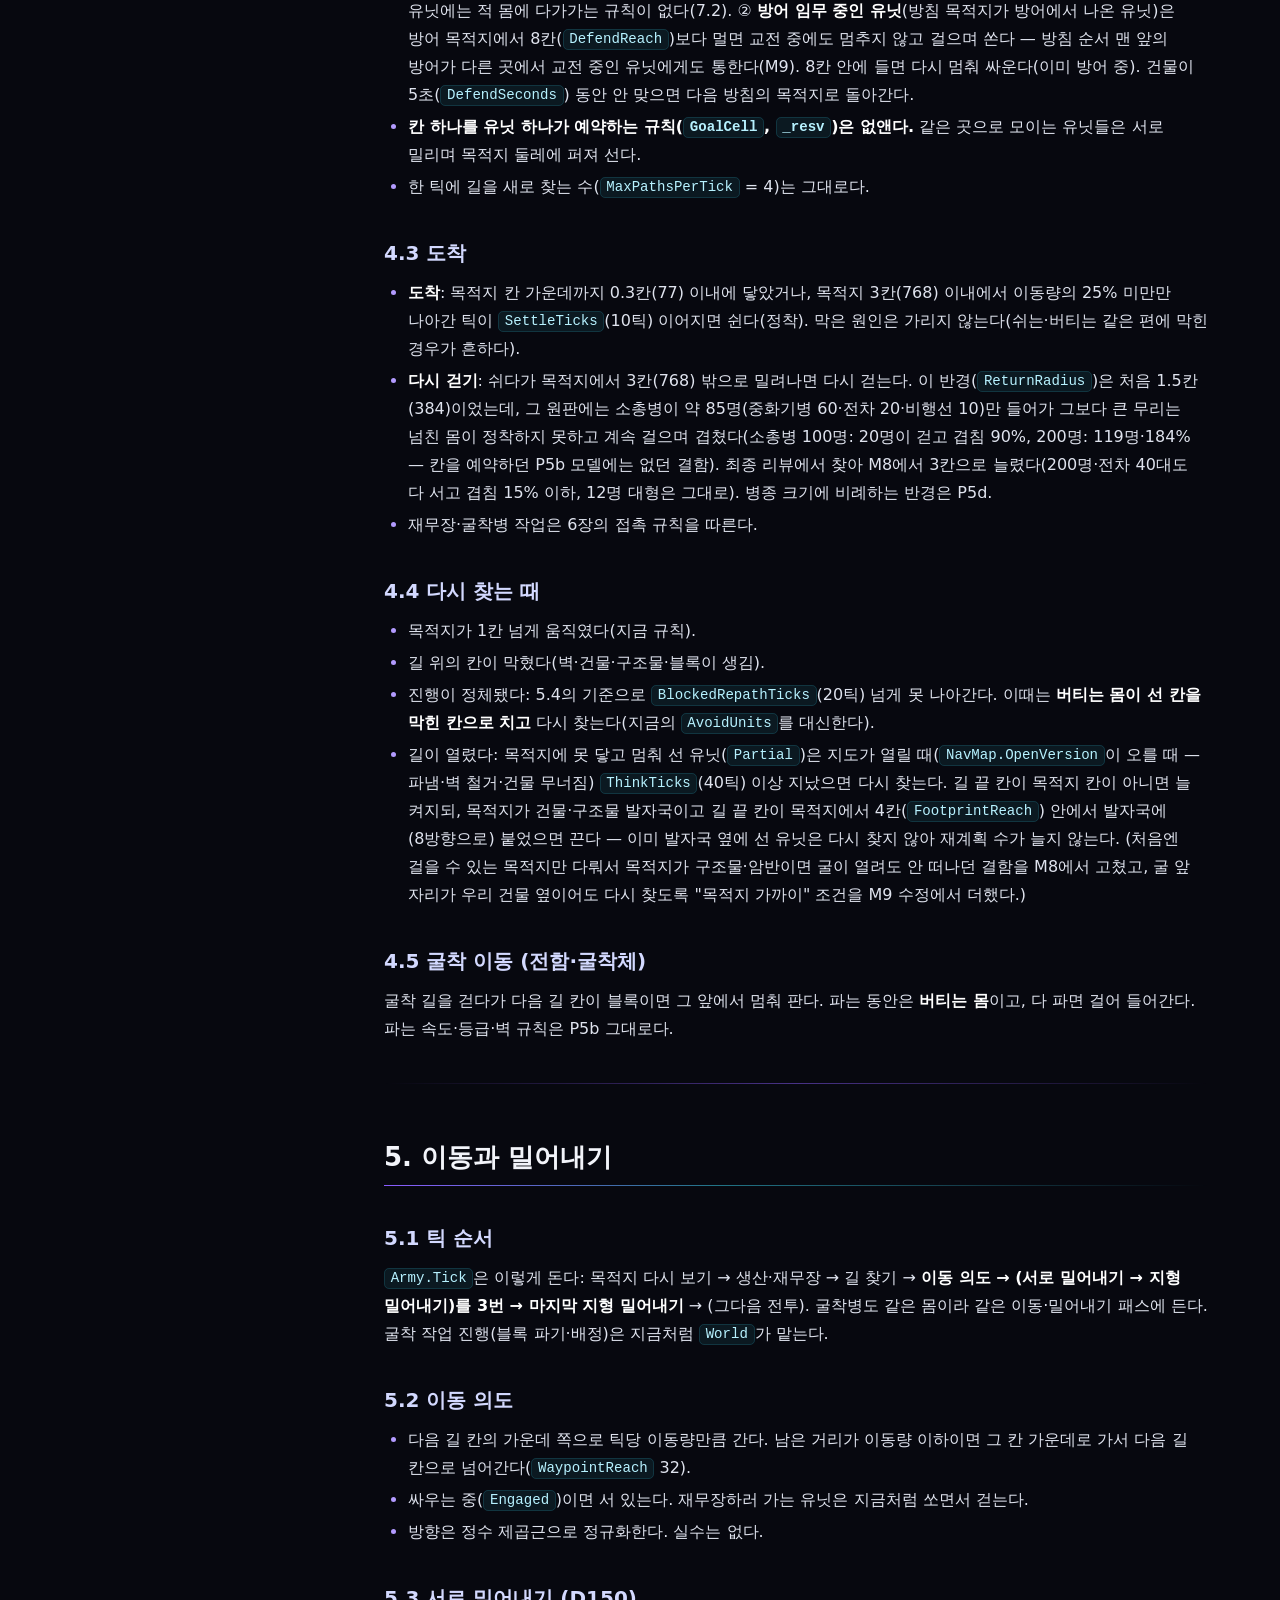
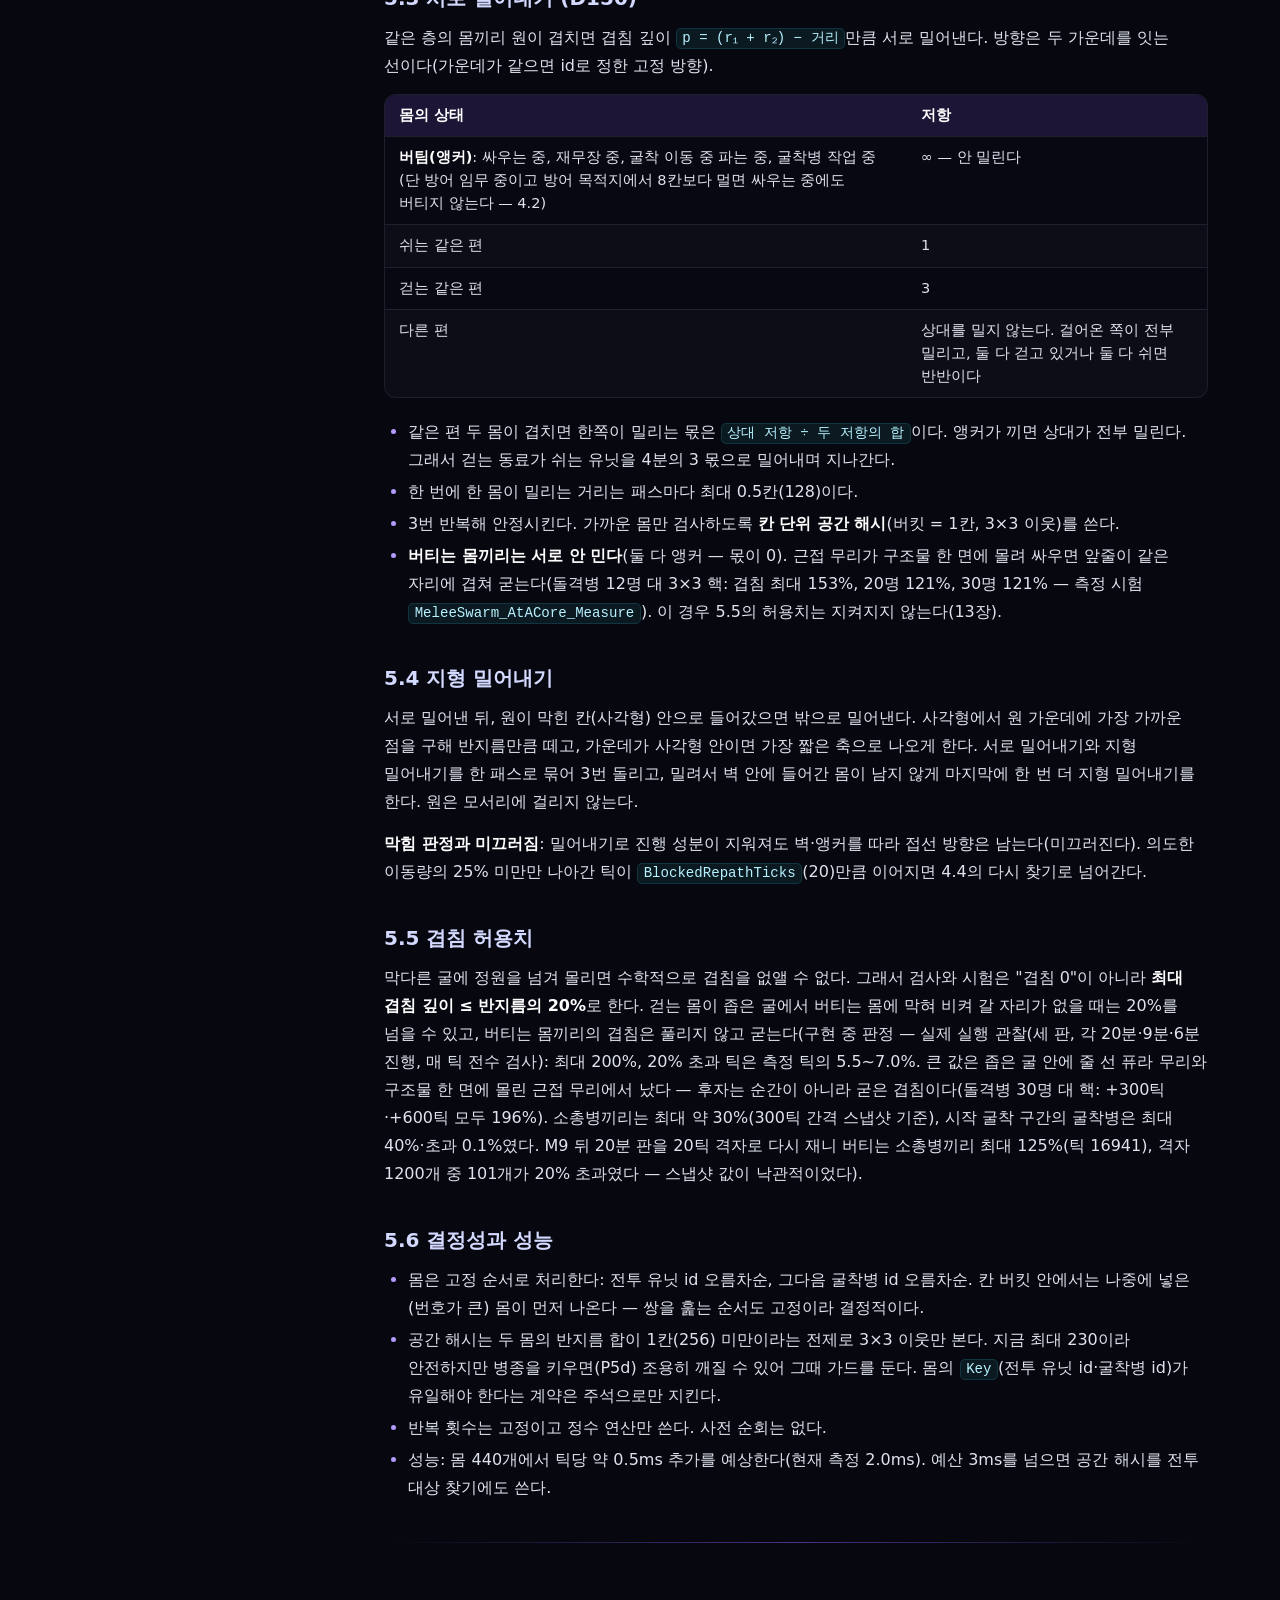
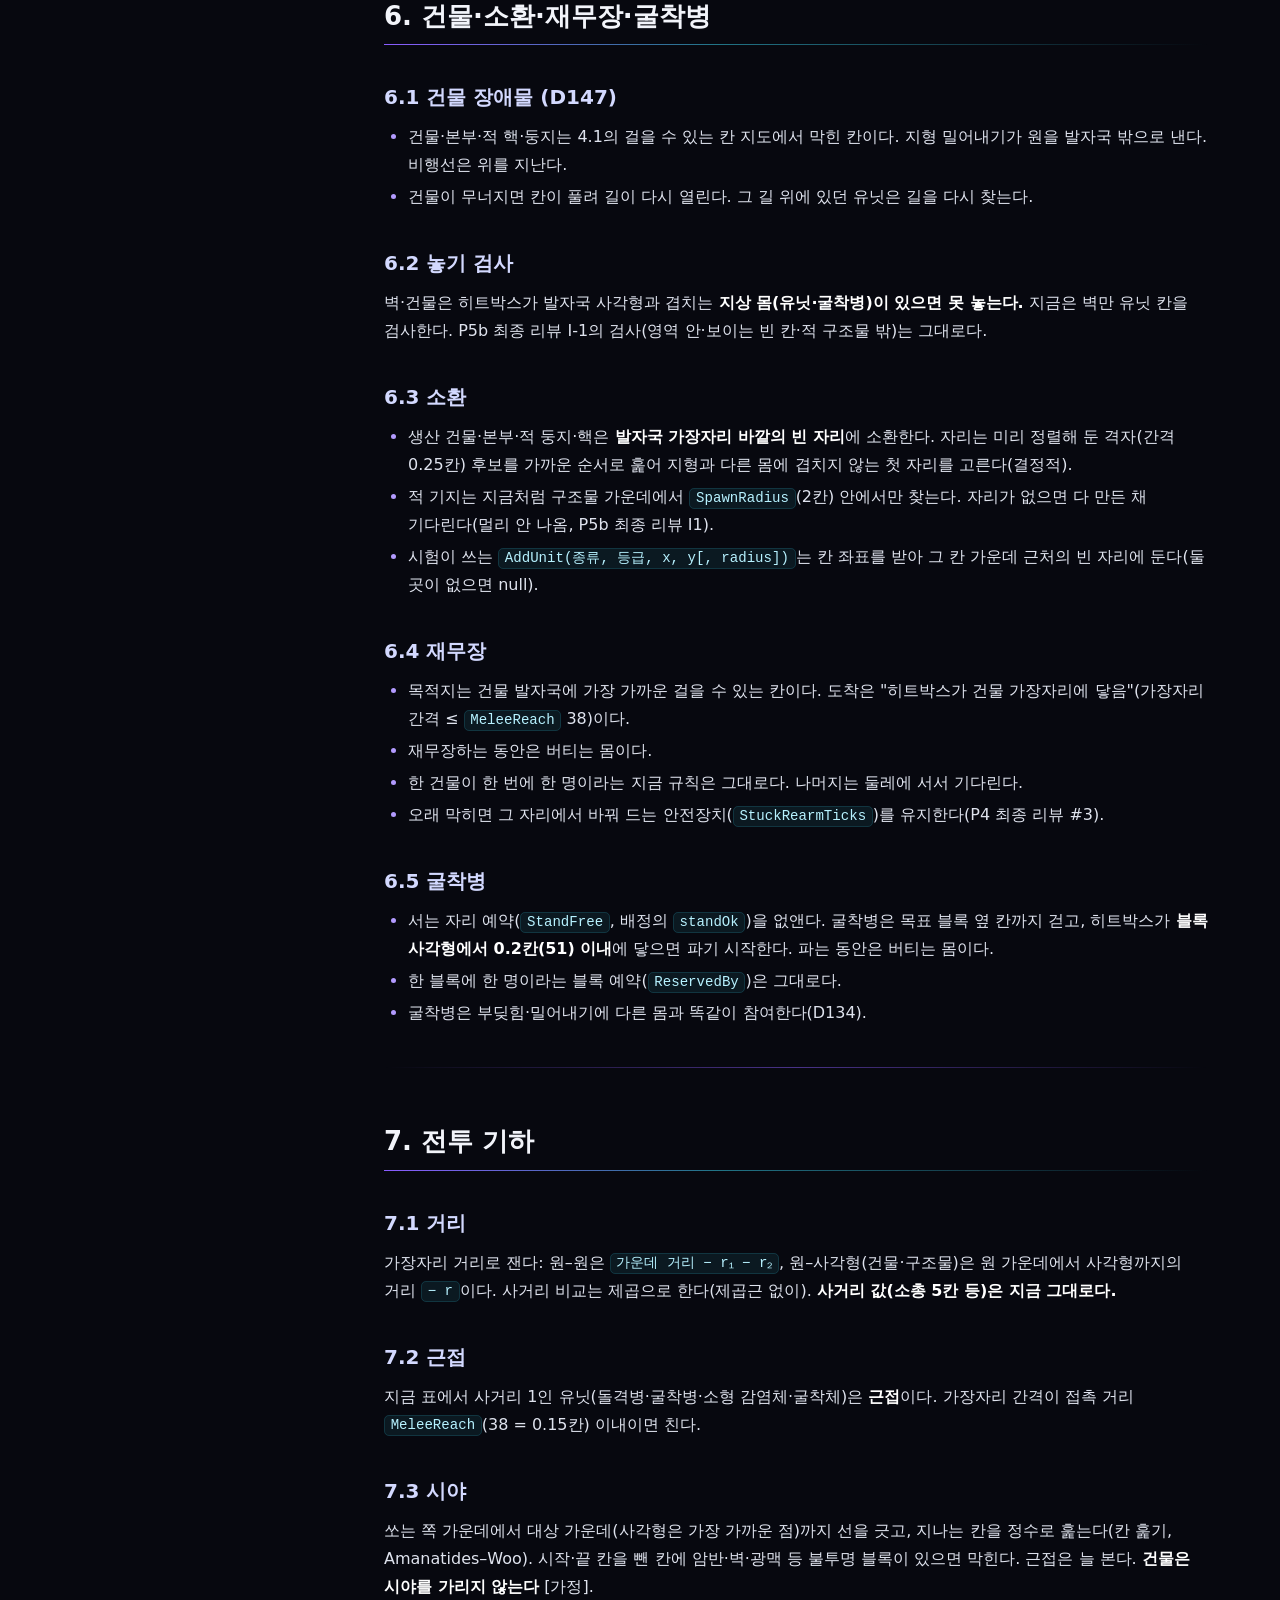
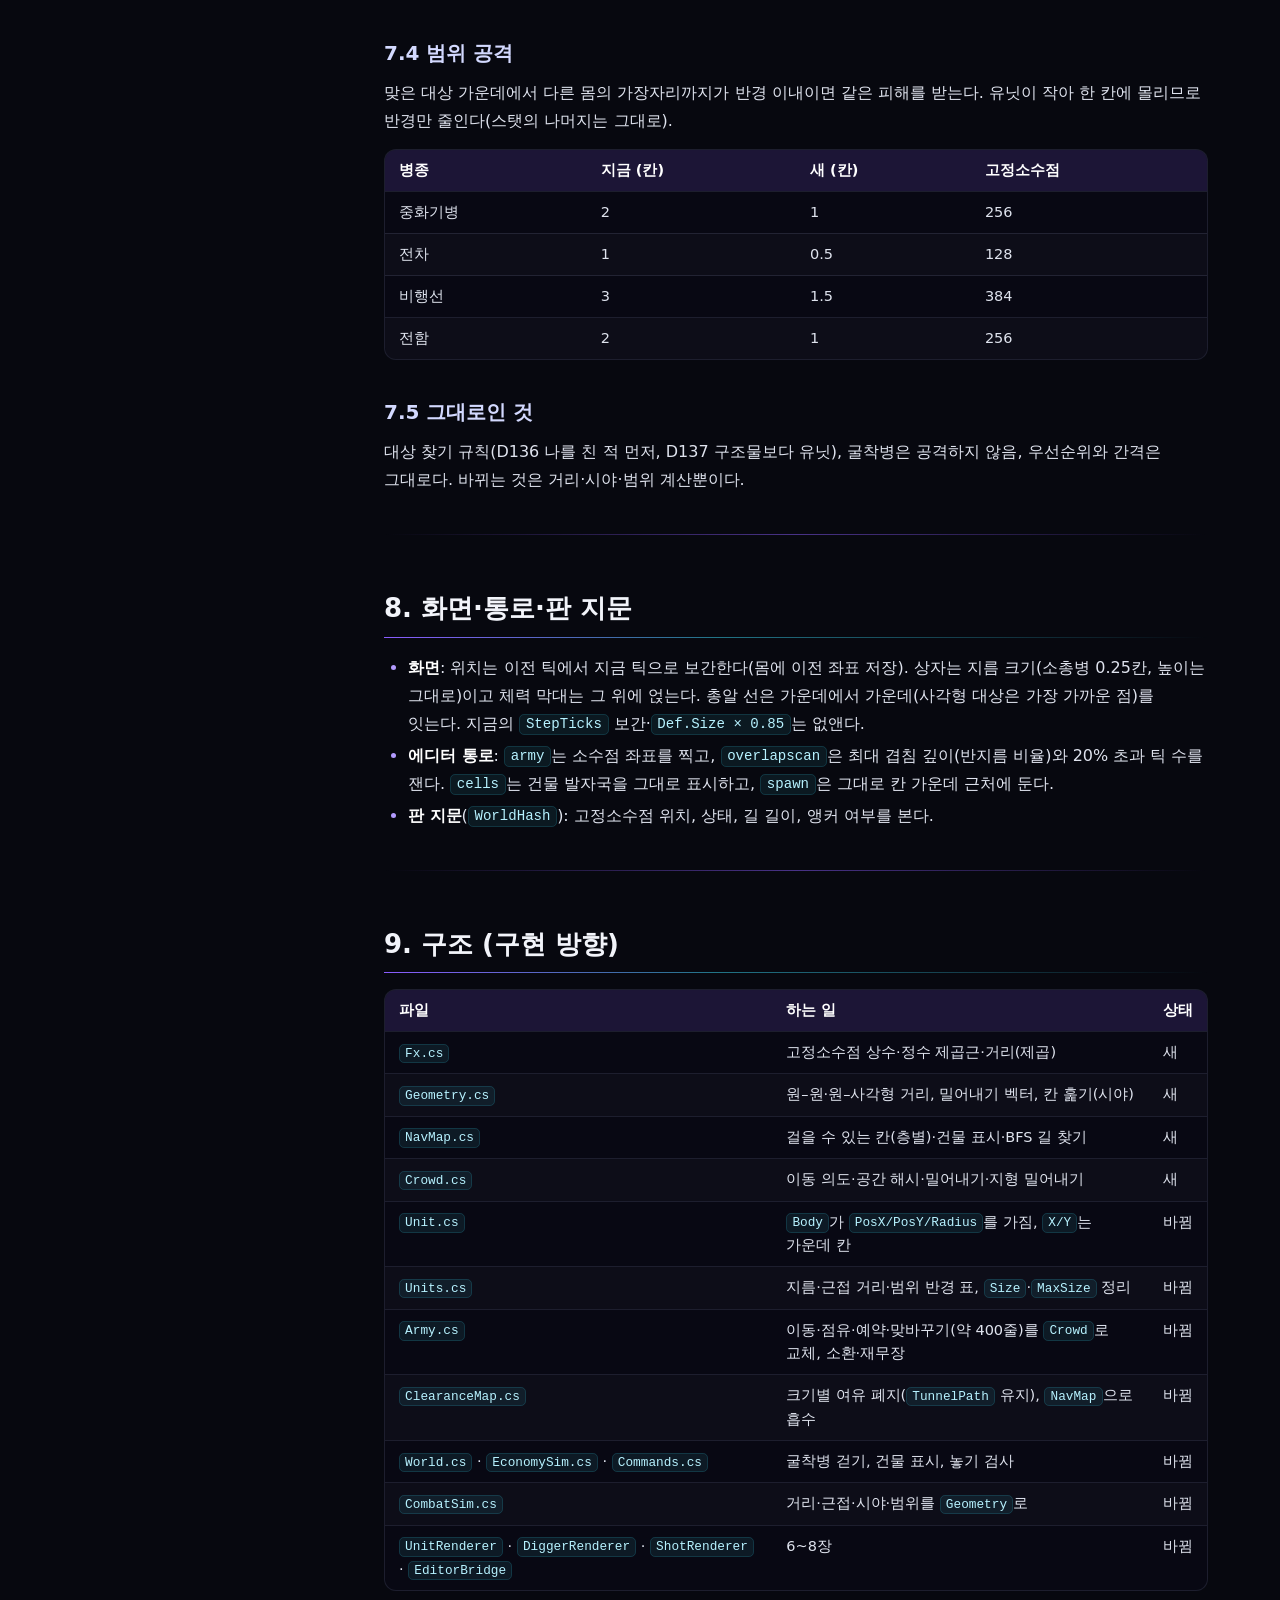
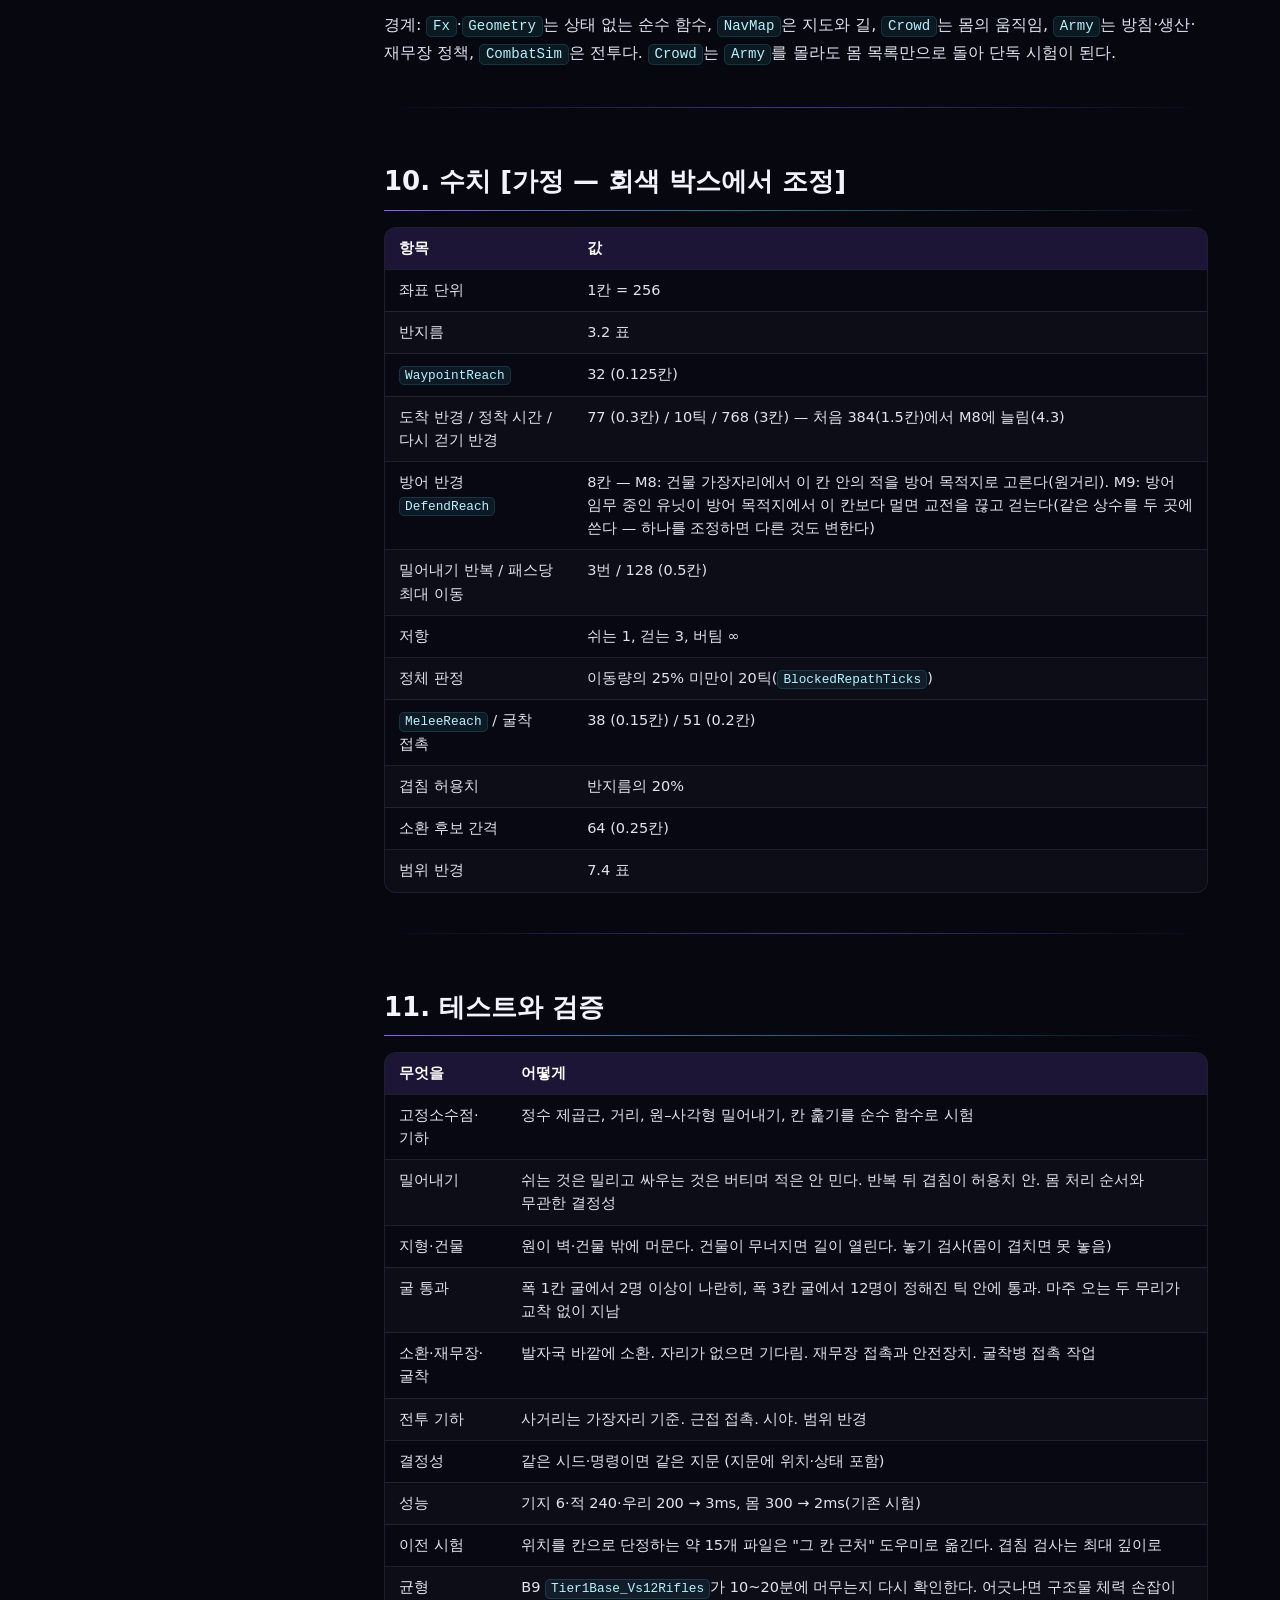
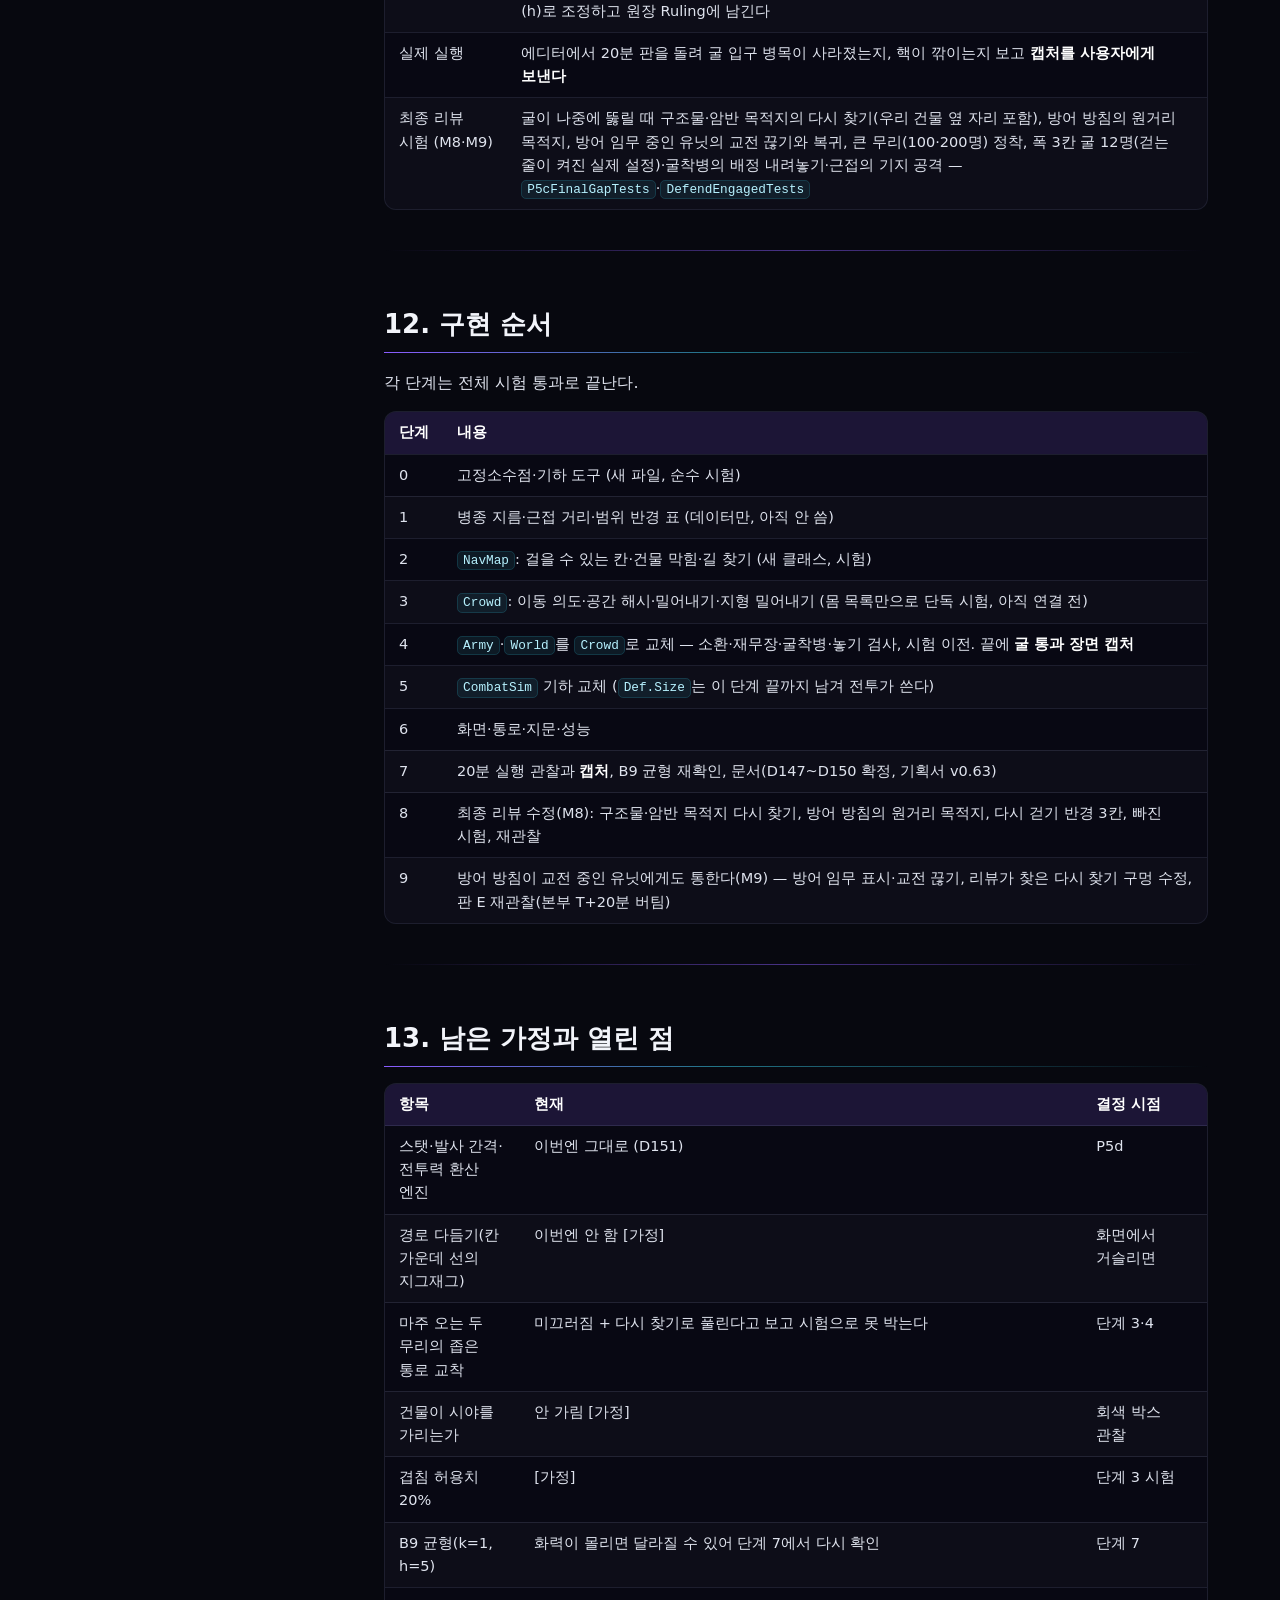
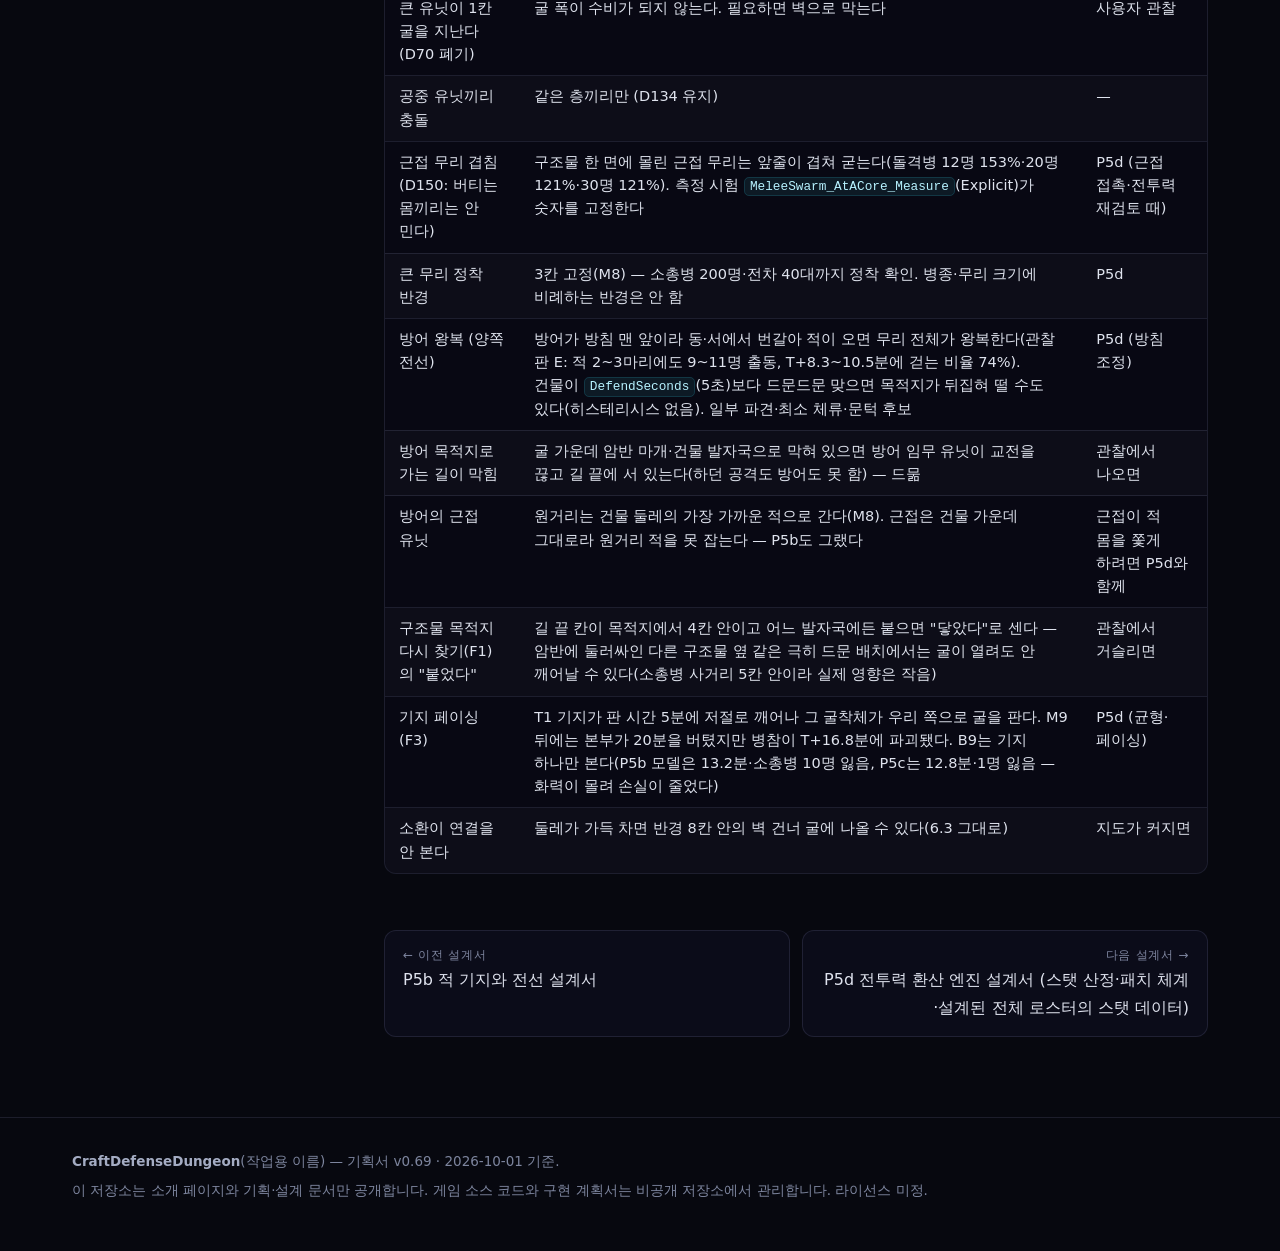
<file: docs/specs/2026-09-29-p5c-movement-collision-design.html>
<!doctype html>
<html lang="ko">
<head>
<meta charset="utf-8">
<meta name="viewport" content="width=device-width, initial-scale=1">
<meta name="color-scheme" content="dark">
<title>P5c 이동·충돌 모델 개편 설계서 (연속 좌표·히트박스) · CraftDefenseDungeon</title>
<meta name="description" content="설계서 — P5c 이동·충돌 모델 개편 설계서 (연속 좌표·히트박스)">
<link rel="stylesheet" href="../assets/site.css">
<script src="../assets/site.js" defer></script>
</head>
<body>
<a class="skip-link" href="#main">본문으로 건너뛰기</a>
<header class="topbar">
  <div class="wrap">
    <a class="brand" href="../index.html" aria-label="CraftDefenseDungeon 소개"><svg class="brand-mark" viewBox="0 0 24 26" width="22" height="24" aria-hidden="true"><path d="M12 1.5 22.5 7.5v11L12 24.5 1.5 18.5v-11z" fill="none" stroke="currentColor" stroke-width="1.5"/><path d="M12 6.5 17 9.5v6l-5 3-5-3v-6z" fill="currentColor" opacity=".85"/></svg><span>CraftDefenseDungeon</span></a>
    <nav class="site-nav" aria-label="사이트"><a href="../index.html">소개</a><a href="../game-plan.html">기획서</a><a href="../index.html#docs">문서 목록</a><a href="../index.html#roadmap">로드맵</a></nav>
  </div>
</header>
<div class="wrap doc-layout">
<aside class="doc-aside"><details class="toc" open><summary>목차</summary><nav aria-label="목차"><ol><li><a href="#1-목적과-범위">1. 목적과 범위</a><ol><li><a href="#11-왜">1.1 왜</a></li><li><a href="#12-목표-성공-기준">1.2 목표 (성공 기준)</a></li><li><a href="#13-범위">1.3 범위</a></li></ol></li><li><a href="#2-결정">2. 결정</a></li><li><a href="#3-위치와-히트박스">3. 위치와 히트박스</a><ol><li><a href="#31-위치">3.1 위치</a></li><li><a href="#32-지름표-d149">3.2 지름표 (D149)</a></li><li><a href="#33-지형">3.3 지형</a></li><li><a href="#34-속도">3.4 속도</a></li></ol></li><li><a href="#4-길-찾기와-목적지">4. 길 찾기와 목적지</a><ol><li><a href="#41-걸을-수-있는-칸-지도-navmap">4.1 걸을 수 있는 칸 지도 (NavMap)</a></li><li><a href="#42-길과-목적지">4.2 길과 목적지</a></li><li><a href="#43-도착">4.3 도착</a></li><li><a href="#44-다시-찾는-때">4.4 다시 찾는 때</a></li><li><a href="#45-굴착-이동-전함굴착체">4.5 굴착 이동 (전함·굴착체)</a></li></ol></li><li><a href="#5-이동과-밀어내기">5. 이동과 밀어내기</a><ol><li><a href="#51-틱-순서">5.1 틱 순서</a></li><li><a href="#52-이동-의도">5.2 이동 의도</a></li><li><a href="#53-서로-밀어내기-d150">5.3 서로 밀어내기 (D150)</a></li><li><a href="#54-지형-밀어내기">5.4 지형 밀어내기</a></li><li><a href="#55-겹침-허용치">5.5 겹침 허용치</a></li><li><a href="#56-결정성과-성능">5.6 결정성과 성능</a></li></ol></li><li><a href="#6-건물소환재무장굴착병">6. 건물·소환·재무장·굴착병</a><ol><li><a href="#61-건물-장애물-d147">6.1 건물 장애물 (D147)</a></li><li><a href="#62-놓기-검사">6.2 놓기 검사</a></li><li><a href="#63-소환">6.3 소환</a></li><li><a href="#64-재무장">6.4 재무장</a></li><li><a href="#65-굴착병">6.5 굴착병</a></li></ol></li><li><a href="#7-전투-기하">7. 전투 기하</a><ol><li><a href="#71-거리">7.1 거리</a></li><li><a href="#72-근접">7.2 근접</a></li><li><a href="#73-시야">7.3 시야</a></li><li><a href="#74-범위-공격">7.4 범위 공격</a></li><li><a href="#75-그대로인-것">7.5 그대로인 것</a></li></ol></li><li><a href="#8-화면통로판-지문">8. 화면·통로·판 지문</a></li><li><a href="#9-구조-구현-방향">9. 구조 (구현 방향)</a></li><li><a href="#10-수치-가정--회색-박스에서-조정">10. 수치 [가정 — 회색 박스에서 조정]</a></li><li><a href="#11-테스트와-검증">11. 테스트와 검증</a></li><li><a href="#12-구현-순서">12. 구현 순서</a></li><li><a href="#13-남은-가정과-열린-점">13. 남은 가정과 열린 점</a></li></ol></nav></details></aside>
<main id="main" class="doc-main">
<nav class="crumbs" aria-label="현재 위치"><a href="../index.html">소개</a><span aria-hidden="true">/</span><a href="../index.html#docs">설계서</a><span aria-hidden="true">/</span><span aria-current="page">P5c 이동·충돌 모델 개편 설계서 (연속 좌표·히트박스)</span></nav>
<p class="doc-src">원본 <code>docs/superpowers/specs/2026-09-29-p5c-movement-collision-design.md</code> · 355줄</p>
<article class="md">
<h1 id="p5c-이동충돌-모델-개편-설계서-연속-좌표히트박스">P5c 이동·충돌 모델 개편 설계서 (연속 좌표·히트박스)</h1>
<ul>
<li><p>상태: <strong>구현 완료 — 성공 기준 1~5 달성</strong> (2026-09-30 — 계획서, 한계는 1.2 끝과 13장)</p></li>
<li><p>작성: 2026-09-29</p></li>
<li><p>상위 문서: <a href="../game-plan.html">게임 기획서</a> — 결정 번호(D…)는 기획서 2장 &quot;결정 기록&quot;을 따른다.</p></li>
<li><p>앞 단계: <a href="2026-09-25-p4-units-design.html">P4 유닛</a> (이동·충돌 D70·D133·D134), <a href="2026-09-29-p5b-enemy-bases-design.html">P5b 적 기지와 전선</a></p></li>
<li><p>기준 코드: 브랜치 <code>feat/p5b-enemy-bases</code> <code>d22f9d0</code> 위에서 <code>feat/p5c-movement-collision</code>으로 이어 간다.</p></li>
<li><p>이 단계의 결정: D147·D148 확정, D149~D151 새로 (바꾸는 결정: <strong>D70·D133·D134</strong>)</p></li>
<li><p>다음 설계서: P5d 전투력 환산 엔진 (아직 안 씀 — 1.3·2장)</p></li>
</ul>
<hr>
<h2 id="1-목적과-범위">1. 목적과 범위</h2>
<h3 id="11-왜">1.1 왜</h3>
<p>P5b를 실제 판에서 20분 돌려 본 결과, 소총병이 적 동굴 입구에 뭉쳐 서서 기지를 하나도 못 무너뜨렸다. 원인은 이동 규칙이다.</p>
<ul>
<li><p>칸마다 한 몸(D133·D134): 다음 칸을 먼저 차지해야 걷는다. 앞 유닛이 서면 뒤가 전부 멈추고, 1칸 굴은 한 줄이다.</p></li>
<li><p>건물은 칸을 안 막는다: 유닛이 우리 건물·적 핵 상자 위로 걸어 다닌다.</p></li>
</ul>
<p>사용자 결정(2026-09-29): <strong>칸은 블록(지형)을 만들기 위한 단위이고, 이동은 칸이 아니라 연속 좌표와 히트박스 기준으로 한다.</strong> 히트박스는 실제 크기에 비례해 줄이고(소총병은 블록 폭의 1/4), 히트박스가 겹치지 않게 하며, 건물은 지상 유닛을 막는다.</p>
<h3 id="12-목표-성공-기준">1.2 목표 (성공 기준)</h3>
<ol>
<li><p>폭 1칸 굴에서 소총병이 2명 이상 나란히 지나가고(최대 4), 폭 3칸 굴에서 12명이 정체 없이 지난다.</p></li>
<li><p>유닛이 건물·적 구조물 위로 지나가지 않는다.</p></li>
<li><p>서 있는 같은 편은 지나가는 동료에게 비켜 주고, 싸우는 유닛은 자리를 지킨다.</p></li>
<li><p>결정성 유지(같은 시드·같은 명령이면 같은 판). 성능: 기지 6 + 적 240 + 우리 200 → 틱 3ms 이내.</p></li>
<li><p>실제 판 20분 관찰에서 소총병 12명이 굴 입구에 뭉쳐 서지 않고 기지 구조물을 실제로 깎는다(핵 체력이 줄어든다). 캡처를 사용자에게 보여 준다.</p></li>
</ol>
<p><strong>구현 뒤 결과</strong> (태스크 M7~M9의 실제 판 관찰, 2026-09-30): 1~5를 모두 달성했다 — 5는 처음(M7 관찰)에 <strong>부분 달성</strong>이었고, 최종 리뷰가 드러낸 결함을 M8·M9에서 고친 뒤 같은 판을 다시 돌려 달성했다.</p>
<ul>
<li><p>폭 1칸 굴의 병목이 풀렸다(소총병 12명이 굴을 세 줄로 300틱 안에 통과).</p></li>
<li><p>기본 방침(방어 먼저)으로 20분을 돌린 최종 관찰(판 E, 태스크 M9 코드): <strong>본부가 T+20분까지 버텼고</strong>(고치기 전에는 T+5.6분에 무너졌다) 기지 #1 핵 60000→31080(−48.2%)·서쪽 둥지 파괴(T+8.1분 이전), 서쪽 기지 #0 핵 −2.7%까지 깎았다. 핵 파괴는 못 했다.</p></li>
<li><p>관찰이 드러내 고친 것: ① 굴이 뚫려도 굴 앞에 3분 서 있던 소총병(F1 — 목적지가 적 구조물이나 암반이면 굴이 열려도 다시 안 찾았다. P5b도 같았다) ② 본부 반대편의 원거리 적을 못 쏘던 방어(F2 — P5b 대비 회귀) ③ 큰 무리(약 85명 넘게)가 진격 지점에서 정착하지 못하고 계속 떨던 것(N1 — 다시 걷기 반경 1.5칸을 3칸으로) ④ 다른 곳에서 교전 중인 유닛이 방어 방침에 안 응하던 것(M9 — 방어 임무 중이고 방어 목적지에서 8칸보다 멀면 교전 중에도 멈추지 않고 걸으며 쏜다).</p></li>
<li><p>한계(13장): 동쪽·서쪽에서 번갈아 적이 오면 무리 전체가 x≈50↔70을 왕복하고(적 2~3마리에도 9~11명이 출동, T+8.3~10.5분에 걷는 비율 74%), 소총병 생산 건물(병참)이 T+16.8분에 파괴되어 T+20분에는 소총병이 7명이었다 — 20분 뒤는 모른다. T1 기지가 판 시간 5분에 저절로 깨어나는 페이싱(F3)과 근접 무리 겹침 굳음(D150)은 P5d 몫이고, 이 단계에서 스탯은 바꾸지 않았다.</p></li>
</ul>
<h3 id="13-범위">1.3 범위</h3>
<div class="table-wrap" tabindex="0" role="region" aria-label="표"><table>
<thead><tr><th scope="col">이번 (P5c)</th><th scope="col">나중 (담당)</th></tr></thead>
<tbody>
<tr><td>연속 좌표, 원 히트박스, 서로 밀어내기, 지형·건물 장애물, 길을 따라 걷기</td><td>전투력 환산 엔진 — 병종 스탯 재산정, 발사 간격 0.7~1.5초, 초당 화력 ∝ 생산 비용 (<strong>P5d</strong>)</td></tr>
<tr><td>소환·재무장·굴착병 작업 자리</td><td>부드러운 경로(코너 다듬기), 대형·편대</td></tr>
<tr><td>전투 기하: 사거리·근접 접촉·시야·범위 반경</td><td>병종 그림·애니메이션 (P7)</td></tr>
<tr><td>화면·에디터 통로·판 지문·시험·성능</td><td>공중 고도 3차원 충돌 (지금처럼 층만)</td></tr>
</tbody></table></div>
<p><strong>이번엔 스탯(체력·공격·간격·사거리)을 바꾸지 않는다</strong> — P5b 균형(소총병 12명 vs 1등급 기지)이 흔들리지 않게. 예외는 기하 정의인 <strong>범위 공격 반경</strong>과 <strong>근접 거리</strong>다.</p>
<hr>
<h2 id="2-결정">2. 결정</h2>
<div class="table-wrap" tabindex="0" role="region" aria-label="표"><table>
<thead><tr><th scope="col">결정</th><th scope="col">내용</th><th scope="col">바꾸는 것</th></tr></thead>
<tbody>
<tr><td>D147</td><td><strong>건물은 지상 유닛이 못 지나는 사각형</strong>이다 — 우리 건물·본부·적 핵·둥지 모두. 비행선은 위를 지난다</td><td>건물이 칸을 안 막던 P3·P4 이동 모델</td></tr>
<tr><td>D148</td><td><strong>이동은 연속 좌표·히트박스 기준</strong>이다. 칸은 블록(지형)과 길 찾기 지도에만 쓴다</td><td><strong>D133·D134</strong>(&quot;칸마다 한 몸&quot;)</td></tr>
<tr><td>D149</td><td>히트박스는 <strong>원</strong>이고 지름은 실제 크기에 비례해 압축한다(3.2 표). 큰 유닛도 1칸 굴을 지난다</td><td><strong>D70</strong>(&quot;큰 유닛은 크기만큼 넓은 길&quot;)</td></tr>
<tr><td>D150</td><td>밀어내기: <strong>쉬는 같은 편은 밀리고</strong>, 싸우는·재무장·굴착 중인 몸은 <strong>버티며</strong>, <strong>적과는 안 밀고</strong> 닿으면 걸어온 쪽이 멈춘다. 겹침은 반지름의 20%까지 허용해 검사한다</td><td>D134의 &quot;겹치지 않는다&quot;</td></tr>
<tr><td>D151</td><td>(예고) 발사 간격은 0.7~1.5초, 초당 화력은 생산 비용에 비례하고, 전투력 환산 엔진이 병종 스탯을 산정한다 — <strong>별도 설계서(P5d)</strong></td><td>—</td></tr>
</tbody></table></div>
<p>D147·D148은 기획서 v0.62에 [원안]으로 적혀 있었고, 설계서 승인과 함께 확정하고 D149~D151을 더해 v0.63으로 올렸다.</p>
<hr>
<h2 id="3-위치와-히트박스">3. 위치와 히트박스</h2>
<h3 id="31-위치">3.1 위치</h3>
<ul>
<li><p>위치는 <strong>고정소수점 정수</strong>다: 1칸 = 256. 실수는 쓰지 않는다(결정성). 판 128칸이면 최대 32768이라 <code>int</code>에 들어가고, 제곱 거리는 <code>long</code>으로 계산한다.</p></li>
<li><p>몸(<code>Body</code>)은 히트박스 <strong>가운데 좌표</strong> <code>PosX, PosY</code>를 가진다. 지금의 <code>X, Y</code>는 읽기 전용으로 남겨 &quot;가운데가 속한 칸&quot;이 된다(방침·대상 찾기 코드 재사용). N×N 발자국 개념은 사라진다.</p></li>
<li><p>굴착병도 같은 몸이다(D134 유지).</p></li>
</ul>
<h3 id="32-지름표-d149">3.2 지름표 (D149)</h3>
<p>지름은 칸 단위, 반지름은 고정소수점 <code>round(지름 × 128)</code>이다.</p>
<div class="table-wrap" tabindex="0" role="region" aria-label="표"><table>
<thead><tr><th scope="col">병종</th><th scope="col">지금 크기</th><th scope="col">지름</th><th scope="col">반지름</th><th scope="col">층</th></tr></thead>
<tbody>
<tr><td>굴착병 · 돌격병 · 소총병</td><td>1</td><td>0.25</td><td>32</td><td>지상</td></tr>
<tr><td>중화기병</td><td>1</td><td>0.30</td><td>38</td><td>지상</td></tr>
<tr><td>전차</td><td>2</td><td>0.50</td><td>64</td><td>지상</td></tr>
<tr><td>비행선</td><td>3</td><td>0.75</td><td>96</td><td>공중</td></tr>
<tr><td>전함</td><td>4</td><td>0.90</td><td>115</td><td>지상(굴착 이동)</td></tr>
<tr><td>소형 감염체</td><td>1</td><td>0.20</td><td>26</td><td>지상</td></tr>
<tr><td>가시 감염체</td><td>1</td><td>0.30</td><td>38</td><td>지상</td></tr>
<tr><td>굴착체</td><td>1</td><td>0.40</td><td>51</td><td>지상(굴착 이동)</td></tr>
</tbody></table></div>
<ul>
<li><p>모든 지름이 1칸보다 작다. 그래서 어떤 유닛이든 폭 1칸 굴을 지난다. 소총병은 폭 1칸에서 나란히 2~4명이다.</p></li>
<li><p><strong>층</strong>은 그대로다: 지상과 공중은 서로 안 부딪히고, 같은 층끼리만 겹치지 않는다(D134). 높이(<code>Bottom</code>·<code>Top</code>) 표는 층 구분용으로 남긴다.</p></li>
</ul>
<h3 id="33-지형">3.3 지형</h3>
<p>지형은 칸 지도가 맡는다. 지상에서 막힌 칸은 다음과 같다.</p>
<ul>
<li><p>빈 칸이 아닌 칸(암반·광맥·경계·벽·위험 블록).</p></li>
<li><p>건물·구조물 발자국 칸(D147).</p></li>
</ul>
<p>공중은 경계와 통과할 수 없는 블록만 막고, 용암·독가스 위는 지난다(지금 규칙).</p>
<h3 id="34-속도">3.4 속도</h3>
<p><code>MoveTicksPerCell</code>을 그대로 쓴다. 틱마다 누적기에 256을 더하고 <code>누적 ÷ MoveTicksPerCell</code>만큼 이동한 뒤 나머지를 이월한다. 정수만 쓰고 평균 속도 오차가 없다.</p>
<hr>
<h2 id="4-길-찾기와-목적지">4. 길 찾기와 목적지</h2>
<h3 id="41-걸을-수-있는-칸-지도-navmap">4.1 걸을 수 있는 칸 지도 (<code>NavMap</code>)</h3>
<ul>
<li><p>층(지상·공중)마다 &quot;걸을 수 있는 칸&quot; 지도 하나다. 지금의 크기별 여유 지도(<code>ClearanceMap._clr</code>)는 필요 없어져 없앤다.</p></li>
<li><p>건물·구조물 발자국은 지상에서 막힌 칸으로 표시한다. 건물이 생기거나 무너질 때, 칸이 바뀔 때(<code>RegionGrid.CellChanged</code>) 갱신한다.</p></li>
<li><p>전함·굴착체의 굴착 길(<code>TunnelPath</code>)은 폭 1 기준으로 그대로 둔다. 건물 칸은 못 뚫는다.</p></li>
</ul>
<h3 id="42-길과-목적지">4.2 길과 목적지</h3>
<ul>
<li><p>길은 <strong>4방향 칸 경로</strong>를 지금처럼 BFS로 찾는다. 뜻도 그대로다: 목표에 가장 가까이 닿을 수 있는 칸까지 간다. 목표가 암반 속이면 가장 가까운 열린 칸이다.</p></li>
<li><p>유닛은 경로의 <strong>칸 가운데를 이은 선</strong>을 따라 걷는다.</p></li>
<li><p>목적지 결정(<code>Goal</code>)은 그대로다: 재무장하러 갈 생산 건물, 방침·적 AI가 정한 곳, 진격 지점·본부 근처. 건물이 목적지면 발자국이 막혀 있으므로 가장 가까운 걸을 수 있는 칸(발자국 바로 옆)으로 간다. 예외 둘은 방어 방침(<code>DefendBase</code>)이다. ① <strong>원거리 유닛</strong>(표의 사거리 2 이상)의 목적지는 건물 가운데가 아니라 건물 가장자리 8칸 안에서 건물에 가장 가까운 적의 칸이다(없으면 건물 가운데). 사거리가 가장자리 기준(7.1)이라, 막힌 건물의 아무 옆면에나 서면 반대편에서 사거리 끝으로 치는 원거리 적(가시 감염체)에 닿지 못하기 때문이다(P5b 모델은 건물 위에 서서 재서 닿았다 — 최종 리뷰에서 확인한 회귀, M8). 근접은 건물 가운데 그대로다: 우리 유닛에는 적 몸에 다가가는 규칙이 없다(7.2). ② <strong>방어 임무 중인 유닛</strong>(방침 목적지가 방어에서 나온 유닛)은 방어 목적지에서 8칸(<code>DefendReach</code>)보다 멀면 교전 중에도 멈추지 않고 걸으며 쏜다 — 방침 순서 맨 앞의 방어가 다른 곳에서 교전 중인 유닛에게도 통한다(M9). 8칸 안에 들면 다시 멈춰 싸운다(이미 방어 중). 건물이 5초(<code>DefendSeconds</code>) 동안 안 맞으면 다음 방침의 목적지로 돌아간다.</p></li>
<li><p><strong>칸 하나를 유닛 하나가 예약하는 규칙(<code>GoalCell</code>, <code>_resv</code>)은 없앤다.</strong> 같은 곳으로 모이는 유닛들은 서로 밀리며 목적지 둘레에 퍼져 선다.</p></li>
<li><p>한 틱에 길을 새로 찾는 수(<code>MaxPathsPerTick</code> = 4)는 그대로다.</p></li>
</ul>
<h3 id="43-도착">4.3 도착</h3>
<ul>
<li><p><strong>도착</strong>: 목적지 칸 가운데까지 0.3칸(77) 이내에 닿았거나, 목적지 3칸(768) 이내에서 이동량의 25% 미만만 나아간 틱이 <code>SettleTicks</code>(10틱) 이어지면 쉰다(정착). 막은 원인은 가리지 않는다(쉬는·버티는 같은 편에 막힌 경우가 흔하다).</p></li>
<li><p><strong>다시 걷기</strong>: 쉬다가 목적지에서 3칸(768) 밖으로 밀려나면 다시 걷는다. 이 반경(<code>ReturnRadius</code>)은 처음 1.5칸(384)이었는데, 그 원판에는 소총병이 약 85명(중화기병 60·전차 20·비행선 10)만 들어가 그보다 큰 무리는 넘친 몸이 정착하지 못하고 계속 걸으며 겹쳤다(소총병 100명: 20명이 걷고 겹침 90%, 200명: 119명·184% — 칸을 예약하던 P5b 모델에는 없던 결함). 최종 리뷰에서 찾아 M8에서 3칸으로 늘렸다(200명·전차 40대도 다 서고 겹침 15% 이하, 12명 대형은 그대로). 병종 크기에 비례하는 반경은 P5d.</p></li>
<li><p>재무장·굴착병 작업은 6장의 접촉 규칙을 따른다.</p></li>
</ul>
<h3 id="44-다시-찾는-때">4.4 다시 찾는 때</h3>
<ul>
<li><p>목적지가 1칸 넘게 움직였다(지금 규칙).</p></li>
<li><p>길 위의 칸이 막혔다(벽·건물·구조물·블록이 생김).</p></li>
<li><p>진행이 정체됐다: 5.4의 기준으로 <code>BlockedRepathTicks</code>(20틱) 넘게 못 나아간다. 이때는 <strong>버티는 몸이 선 칸을 막힌 칸으로 치고</strong> 다시 찾는다(지금의 <code>AvoidUnits</code>를 대신한다).</p></li>
<li><p>길이 열렸다: 목적지에 못 닿고 멈춰 선 유닛(<code>Partial</code>)은 지도가 열릴 때(<code>NavMap.OpenVersion</code>이 오를 때 — 파냄·벽 철거·건물 무너짐) <code>ThinkTicks</code>(40틱) 이상 지났으면 다시 찾는다. 길 끝 칸이 목적지 칸이 아니면 늘 켜지되, 목적지가 건물·구조물 발자국이고 길 끝 칸이 목적지에서 4칸(<code>FootprintReach</code>) 안에서 발자국에 (8방향으로) 붙었으면 끈다 — 이미 발자국 옆에 선 유닛은 다시 찾지 않아 재계획 수가 늘지 않는다. (처음엔 걸을 수 있는 목적지만 다뤄서 목적지가 구조물·암반이면 굴이 열려도 안 떠나던 결함을 M8에서 고쳤고, 굴 앞 자리가 우리 건물 옆이어도 다시 찾도록 &quot;목적지 가까이&quot; 조건을 M9 수정에서 더했다.)</p></li>
</ul>
<h3 id="45-굴착-이동-전함굴착체">4.5 굴착 이동 (전함·굴착체)</h3>
<p>굴착 길을 걷다가 다음 길 칸이 블록이면 그 앞에서 멈춰 판다. 파는 동안은 <strong>버티는 몸</strong>이고, 다 파면 걸어 들어간다. 파는 속도·등급·벽 규칙은 P5b 그대로다.</p>
<hr>
<h2 id="5-이동과-밀어내기">5. 이동과 밀어내기</h2>
<h3 id="51-틱-순서">5.1 틱 순서</h3>
<p><code>Army.Tick</code>은 이렇게 돈다: 목적지 다시 보기 → 생산·재무장 → 길 찾기 → <strong>이동 의도 → (서로 밀어내기 → 지형 밀어내기)를 3번 → 마지막 지형 밀어내기</strong> → (그다음 전투). 굴착병도 같은 몸이라 같은 이동·밀어내기 패스에 든다. 굴착 작업 진행(블록 파기·배정)은 지금처럼 <code>World</code>가 맡는다.</p>
<h3 id="52-이동-의도">5.2 이동 의도</h3>
<ul>
<li><p>다음 길 칸의 가운데 쪽으로 틱당 이동량만큼 간다. 남은 거리가 이동량 이하이면 그 칸 가운데로 가서 다음 길 칸으로 넘어간다(<code>WaypointReach</code> 32).</p></li>
<li><p>싸우는 중(<code>Engaged</code>)이면 서 있는다. 재무장하러 가는 유닛은 지금처럼 쏘면서 걷는다.</p></li>
<li><p>방향은 정수 제곱근으로 정규화한다. 실수는 없다.</p></li>
</ul>
<h3 id="53-서로-밀어내기-d150">5.3 서로 밀어내기 (D150)</h3>
<p>같은 층의 몸끼리 원이 겹치면 겹침 깊이 <code>p = (r₁ + r₂) − 거리</code>만큼 서로 밀어낸다. 방향은 두 가운데를 잇는 선이다(가운데가 같으면 id로 정한 고정 방향).</p>
<div class="table-wrap" tabindex="0" role="region" aria-label="표"><table>
<thead><tr><th scope="col">몸의 상태</th><th scope="col">저항</th></tr></thead>
<tbody>
<tr><td><strong>버팀(앵커)</strong>: 싸우는 중, 재무장 중, 굴착 이동 중 파는 중, 굴착병 작업 중 (단 방어 임무 중이고 방어 목적지에서 8칸보다 멀면 싸우는 중에도 버티지 않는다 — 4.2)</td><td>∞ — 안 밀린다</td></tr>
<tr><td>쉬는 같은 편</td><td>1</td></tr>
<tr><td>걷는 같은 편</td><td>3</td></tr>
<tr><td>다른 편</td><td>상대를 밀지 않는다. 걸어온 쪽이 전부 밀리고, 둘 다 걷고 있거나 둘 다 쉬면 반반이다</td></tr>
</tbody></table></div>
<ul>
<li><p>같은 편 두 몸이 겹치면 한쪽이 밀리는 몫은 <code>상대 저항 ÷ 두 저항의 합</code>이다. 앵커가 끼면 상대가 전부 밀린다. 그래서 걷는 동료가 쉬는 유닛을 4분의 3 몫으로 밀어내며 지나간다.</p></li>
<li><p>한 번에 한 몸이 밀리는 거리는 패스마다 최대 0.5칸(128)이다.</p></li>
<li><p>3번 반복해 안정시킨다. 가까운 몸만 검사하도록 <strong>칸 단위 공간 해시</strong>(버킷 = 1칸, 3×3 이웃)를 쓴다.</p></li>
<li><p><strong>버티는 몸끼리는 서로 안 민다</strong>(둘 다 앵커 — 몫이 0). 근접 무리가 구조물 한 면에 몰려 싸우면 앞줄이 같은 자리에 겹쳐 굳는다(돌격병 12명 대 3×3 핵: 겹침 최대 153%, 20명 121%, 30명 121% — 측정 시험 <code>MeleeSwarm_AtACore_Measure</code>). 이 경우 5.5의 허용치는 지켜지지 않는다(13장).</p></li>
</ul>
<h3 id="54-지형-밀어내기">5.4 지형 밀어내기</h3>
<p>서로 밀어낸 뒤, 원이 막힌 칸(사각형) 안으로 들어갔으면 밖으로 밀어낸다. 사각형에서 원 가운데에 가장 가까운 점을 구해 반지름만큼 떼고, 가운데가 사각형 안이면 가장 짧은 축으로 나오게 한다. 서로 밀어내기와 지형 밀어내기를 한 패스로 묶어 3번 돌리고, 밀려서 벽 안에 들어간 몸이 남지 않게 마지막에 한 번 더 지형 밀어내기를 한다. 원은 모서리에 걸리지 않는다.</p>
<p><strong>막힘 판정과 미끄러짐</strong>: 밀어내기로 진행 성분이 지워져도 벽·앵커를 따라 접선 방향은 남는다(미끄러진다). 의도한 이동량의 25% 미만만 나아간 틱이 <code>BlockedRepathTicks</code>(20)만큼 이어지면 4.4의 다시 찾기로 넘어간다.</p>
<h3 id="55-겹침-허용치">5.5 겹침 허용치</h3>
<p>막다른 굴에 정원을 넘겨 몰리면 수학적으로 겹침을 없앨 수 없다. 그래서 검사와 시험은 &quot;겹침 0&quot;이 아니라 <strong>최대 겹침 깊이 ≤ 반지름의 20%</strong>로 한다. 걷는 몸이 좁은 굴에서 버티는 몸에 막혀 비켜 갈 자리가 없을 때는 20%를 넘을 수 있고, 버티는 몸끼리의 겹침은 풀리지 않고 굳는다(구현 중 판정 — 실제 실행 관찰(세 판, 각 20분·9분·6분 진행, 매 틱 전수 검사): 최대 200%, 20% 초과 틱은 측정 틱의 5.5~7.0%. 큰 값은 좁은 굴 안에 줄 선 퓨라 무리와 구조물 한 면에 몰린 근접 무리에서 났다 — 후자는 순간이 아니라 굳은 겹침이다(돌격병 30명 대 핵: +300틱·+600틱 모두 196%). 소총병끼리는 최대 약 30%(300틱 간격 스냅샷 기준), 시작 굴착 구간의 굴착병은 최대 40%·초과 0.1%였다. M9 뒤 20분 판을 20틱 격자로 다시 재니 버티는 소총병끼리 최대 125%(틱 16941), 격자 1200개 중 101개가 20% 초과였다 — 스냅샷 값이 낙관적이었다).</p>
<h3 id="56-결정성과-성능">5.6 결정성과 성능</h3>
<ul>
<li><p>몸은 고정 순서로 처리한다: 전투 유닛 id 오름차순, 그다음 굴착병 id 오름차순. 칸 버킷 안에서는 나중에 넣은(번호가 큰) 몸이 먼저 나온다 — 쌍을 훑는 순서도 고정이라 결정적이다.</p></li>
<li><p>공간 해시는 두 몸의 반지름 합이 1칸(256) 미만이라는 전제로 3×3 이웃만 본다. 지금 최대 230이라 안전하지만 병종을 키우면(P5d) 조용히 깨질 수 있어 그때 가드를 둔다. 몸의 <code>Key</code>(전투 유닛 id·굴착병 id)가 유일해야 한다는 계약은 주석으로만 지킨다.</p></li>
<li><p>반복 횟수는 고정이고 정수 연산만 쓴다. 사전 순회는 없다.</p></li>
<li><p>성능: 몸 440개에서 틱당 약 0.5ms 추가를 예상한다(현재 측정 2.0ms). 예산 3ms를 넘으면 공간 해시를 전투 대상 찾기에도 쓴다.</p></li>
</ul>
<hr>
<h2 id="6-건물소환재무장굴착병">6. 건물·소환·재무장·굴착병</h2>
<h3 id="61-건물-장애물-d147">6.1 건물 장애물 (D147)</h3>
<ul>
<li><p>건물·본부·적 핵·둥지는 4.1의 걸을 수 있는 칸 지도에서 막힌 칸이다. 지형 밀어내기가 원을 발자국 밖으로 낸다. 비행선은 위를 지난다.</p></li>
<li><p>건물이 무너지면 칸이 풀려 길이 다시 열린다. 그 길 위에 있던 유닛은 길을 다시 찾는다.</p></li>
</ul>
<h3 id="62-놓기-검사">6.2 놓기 검사</h3>
<p>벽·건물은 히트박스가 발자국 사각형과 겹치는 <strong>지상 몸(유닛·굴착병)이 있으면 못 놓는다.</strong> 지금은 벽만 유닛 칸을 검사한다. P5b 최종 리뷰 I-1의 검사(영역 안·보이는 빈 칸·적 구조물 밖)는 그대로다.</p>
<h3 id="63-소환">6.3 소환</h3>
<ul>
<li><p>생산 건물·본부·적 둥지·핵은 <strong>발자국 가장자리 바깥의 빈 자리</strong>에 소환한다. 자리는 미리 정렬해 둔 격자(간격 0.25칸) 후보를 가까운 순서로 훑어 지형과 다른 몸에 겹치지 않는 첫 자리를 고른다(결정적).</p></li>
<li><p>적 기지는 지금처럼 구조물 가운데에서 <code>SpawnRadius</code>(2칸) 안에서만 찾는다. 자리가 없으면 다 만든 채 기다린다(멀리 안 나옴, P5b 최종 리뷰 I1).</p></li>
<li><p>시험이 쓰는 <code>AddUnit(종류, 등급, x, y[, radius])</code>는 칸 좌표를 받아 그 칸 가운데 근처의 빈 자리에 둔다(둘 곳이 없으면 null).</p></li>
</ul>
<h3 id="64-재무장">6.4 재무장</h3>
<ul>
<li><p>목적지는 건물 발자국에 가장 가까운 걸을 수 있는 칸이다. 도착은 &quot;히트박스가 건물 가장자리에 닿음&quot;(가장자리 간격 ≤ <code>MeleeReach</code> 38)이다.</p></li>
<li><p>재무장하는 동안은 버티는 몸이다.</p></li>
<li><p>한 건물이 한 번에 한 명이라는 지금 규칙은 그대로다. 나머지는 둘레에 서서 기다린다.</p></li>
<li><p>오래 막히면 그 자리에서 바꿔 드는 안전장치(<code>StuckRearmTicks</code>)를 유지한다(P4 최종 리뷰 #3).</p></li>
</ul>
<h3 id="65-굴착병">6.5 굴착병</h3>
<ul>
<li><p>서는 자리 예약(<code>StandFree</code>, 배정의 <code>standOk</code>)을 없앤다. 굴착병은 목표 블록 옆 칸까지 걷고, 히트박스가 <strong>블록 사각형에서 0.2칸(51) 이내</strong>에 닿으면 파기 시작한다. 파는 동안은 버티는 몸이다.</p></li>
<li><p>한 블록에 한 명이라는 블록 예약(<code>ReservedBy</code>)은 그대로다.</p></li>
<li><p>굴착병은 부딪힘·밀어내기에 다른 몸과 똑같이 참여한다(D134).</p></li>
</ul>
<hr>
<h2 id="7-전투-기하">7. 전투 기하</h2>
<h3 id="71-거리">7.1 거리</h3>
<p>가장자리 거리로 잰다: 원–원은 <code>가운데 거리 − r₁ − r₂</code>, 원–사각형(건물·구조물)은 원 가운데에서 사각형까지의 거리 <code>− r</code>이다. 사거리 비교는 제곱으로 한다(제곱근 없이). <strong>사거리 값(소총 5칸 등)은 지금 그대로다.</strong></p>
<h3 id="72-근접">7.2 근접</h3>
<p>지금 표에서 사거리 1인 유닛(돌격병·굴착병·소형 감염체·굴착체)은 <strong>근접</strong>이다. 가장자리 간격이 접촉 거리 <code>MeleeReach</code>(38 = 0.15칸) 이내이면 친다.</p>
<h3 id="73-시야">7.3 시야</h3>
<p>쏘는 쪽 가운데에서 대상 가운데(사각형은 가장 가까운 점)까지 선을 긋고, 지나는 칸을 정수로 훑는다(칸 훑기, Amanatides–Woo). 시작·끝 칸을 뺀 칸에 암반·벽·광맥 등 불투명 블록이 있으면 막힌다. 근접은 늘 본다. <strong>건물은 시야를 가리지 않는다</strong> [가정].</p>
<h3 id="74-범위-공격">7.4 범위 공격</h3>
<p>맞은 대상 가운데에서 다른 몸의 가장자리까지가 반경 이내이면 같은 피해를 받는다. 유닛이 작아 한 칸에 몰리므로 반경만 줄인다(스탯의 나머지는 그대로).</p>
<div class="table-wrap" tabindex="0" role="region" aria-label="표"><table>
<thead><tr><th scope="col">병종</th><th scope="col">지금 (칸)</th><th scope="col">새 (칸)</th><th scope="col">고정소수점</th></tr></thead>
<tbody>
<tr><td>중화기병</td><td>2</td><td>1</td><td>256</td></tr>
<tr><td>전차</td><td>1</td><td>0.5</td><td>128</td></tr>
<tr><td>비행선</td><td>3</td><td>1.5</td><td>384</td></tr>
<tr><td>전함</td><td>2</td><td>1</td><td>256</td></tr>
</tbody></table></div>
<h3 id="75-그대로인-것">7.5 그대로인 것</h3>
<p>대상 찾기 규칙(D136 나를 친 적 먼저, D137 구조물보다 유닛), 굴착병은 공격하지 않음, 우선순위와 간격은 그대로다. 바뀌는 것은 거리·시야·범위 계산뿐이다.</p>
<hr>
<h2 id="8-화면통로판-지문">8. 화면·통로·판 지문</h2>
<ul>
<li><p><strong>화면</strong>: 위치는 이전 틱에서 지금 틱으로 보간한다(몸에 이전 좌표 저장). 상자는 지름 크기(소총병 0.25칸, 높이는 그대로)이고 체력 막대는 그 위에 얹는다. 총알 선은 가운데에서 가운데(사각형 대상은 가장 가까운 점)를 잇는다. 지금의 <code>StepTicks</code> 보간·<code>Def.Size × 0.85</code>는 없앤다.</p></li>
<li><p><strong>에디터 통로</strong>: <code>army</code>는 소수점 좌표를 찍고, <code>overlapscan</code>은 최대 겹침 깊이(반지름 비율)와 20% 초과 틱 수를 잰다. <code>cells</code>는 건물 발자국을 그대로 표시하고, <code>spawn</code>은 그대로 칸 가운데 근처에 둔다.</p></li>
<li><p><strong>판 지문</strong>(<code>WorldHash</code>): 고정소수점 위치, 상태, 길 길이, 앵커 여부를 본다.</p></li>
</ul>
<hr>
<h2 id="9-구조-구현-방향">9. 구조 (구현 방향)</h2>
<div class="table-wrap" tabindex="0" role="region" aria-label="표"><table>
<thead><tr><th scope="col">파일</th><th scope="col">하는 일</th><th scope="col">상태</th></tr></thead>
<tbody>
<tr><td><code>Fx.cs</code></td><td>고정소수점 상수·정수 제곱근·거리(제곱)</td><td>새</td></tr>
<tr><td><code>Geometry.cs</code></td><td>원–원·원–사각형 거리, 밀어내기 벡터, 칸 훑기(시야)</td><td>새</td></tr>
<tr><td><code>NavMap.cs</code></td><td>걸을 수 있는 칸(층별)·건물 표시·BFS 길 찾기</td><td>새</td></tr>
<tr><td><code>Crowd.cs</code></td><td>이동 의도·공간 해시·밀어내기·지형 밀어내기</td><td>새</td></tr>
<tr><td><code>Unit.cs</code></td><td><code>Body</code>가 <code>PosX/PosY/Radius</code>를 가짐, <code>X/Y</code>는 가운데 칸</td><td>바뀜</td></tr>
<tr><td><code>Units.cs</code></td><td>지름·근접 거리·범위 반경 표, <code>Size</code>·<code>MaxSize</code> 정리</td><td>바뀜</td></tr>
<tr><td><code>Army.cs</code></td><td>이동·점유·예약·맞바꾸기(약 400줄)를 <code>Crowd</code>로 교체, 소환·재무장</td><td>바뀜</td></tr>
<tr><td><code>ClearanceMap.cs</code></td><td>크기별 여유 폐지(<code>TunnelPath</code> 유지), <code>NavMap</code>으로 흡수</td><td>바뀜</td></tr>
<tr><td><code>World.cs</code> · <code>EconomySim.cs</code> · <code>Commands.cs</code></td><td>굴착병 걷기, 건물 표시, 놓기 검사</td><td>바뀜</td></tr>
<tr><td><code>CombatSim.cs</code></td><td>거리·근접·시야·범위를 <code>Geometry</code>로</td><td>바뀜</td></tr>
<tr><td><code>UnitRenderer</code> · <code>DiggerRenderer</code> · <code>ShotRenderer</code> · <code>EditorBridge</code></td><td>6~8장</td><td>바뀜</td></tr>
</tbody></table></div>
<p>경계: <code>Fx</code>·<code>Geometry</code>는 상태 없는 순수 함수, <code>NavMap</code>은 지도와 길, <code>Crowd</code>는 몸의 움직임, <code>Army</code>는 방침·생산·재무장 정책, <code>CombatSim</code>은 전투다. <code>Crowd</code>는 <code>Army</code>를 몰라도 몸 목록만으로 돌아 단독 시험이 된다.</p>
<hr>
<h2 id="10-수치-가정--회색-박스에서-조정">10. 수치 [가정 — 회색 박스에서 조정]</h2>
<div class="table-wrap" tabindex="0" role="region" aria-label="표"><table>
<thead><tr><th scope="col">항목</th><th scope="col">값</th></tr></thead>
<tbody>
<tr><td>좌표 단위</td><td>1칸 = 256</td></tr>
<tr><td>반지름</td><td>3.2 표</td></tr>
<tr><td><code>WaypointReach</code></td><td>32 (0.125칸)</td></tr>
<tr><td>도착 반경 / 정착 시간 / 다시 걷기 반경</td><td>77 (0.3칸) / 10틱 / 768 (3칸) — 처음 384(1.5칸)에서 M8에 늘림(4.3)</td></tr>
<tr><td>방어 반경 <code>DefendReach</code></td><td>8칸 — M8: 건물 가장자리에서 이 칸 안의 적을 방어 목적지로 고른다(원거리). M9: 방어 임무 중인 유닛이 방어 목적지에서 이 칸보다 멀면 교전을 끊고 걷는다(같은 상수를 두 곳에 쓴다 — 하나를 조정하면 다른 것도 변한다)</td></tr>
<tr><td>밀어내기 반복 / 패스당 최대 이동</td><td>3번 / 128 (0.5칸)</td></tr>
<tr><td>저항</td><td>쉬는 1, 걷는 3, 버팀 ∞</td></tr>
<tr><td>정체 판정</td><td>이동량의 25% 미만이 20틱(<code>BlockedRepathTicks</code>)</td></tr>
<tr><td><code>MeleeReach</code> / 굴착 접촉</td><td>38 (0.15칸) / 51 (0.2칸)</td></tr>
<tr><td>겹침 허용치</td><td>반지름의 20%</td></tr>
<tr><td>소환 후보 간격</td><td>64 (0.25칸)</td></tr>
<tr><td>범위 반경</td><td>7.4 표</td></tr>
</tbody></table></div>
<hr>
<h2 id="11-테스트와-검증">11. 테스트와 검증</h2>
<div class="table-wrap" tabindex="0" role="region" aria-label="표"><table>
<thead><tr><th scope="col">무엇을</th><th scope="col">어떻게</th></tr></thead>
<tbody>
<tr><td>고정소수점·기하</td><td>정수 제곱근, 거리, 원–사각형 밀어내기, 칸 훑기를 순수 함수로 시험</td></tr>
<tr><td>밀어내기</td><td>쉬는 것은 밀리고 싸우는 것은 버티며 적은 안 민다. 반복 뒤 겹침이 허용치 안. 몸 처리 순서와 무관한 결정성</td></tr>
<tr><td>지형·건물</td><td>원이 벽·건물 밖에 머문다. 건물이 무너지면 길이 열린다. 놓기 검사(몸이 겹치면 못 놓음)</td></tr>
<tr><td>굴 통과</td><td>폭 1칸 굴에서 2명 이상이 나란히, 폭 3칸 굴에서 12명이 정해진 틱 안에 통과. 마주 오는 두 무리가 교착 없이 지남</td></tr>
<tr><td>소환·재무장·굴착</td><td>발자국 바깥에 소환. 자리가 없으면 기다림. 재무장 접촉과 안전장치. 굴착병 접촉 작업</td></tr>
<tr><td>전투 기하</td><td>사거리는 가장자리 기준. 근접 접촉. 시야. 범위 반경</td></tr>
<tr><td>결정성</td><td>같은 시드·명령이면 같은 지문 (지문에 위치·상태 포함)</td></tr>
<tr><td>성능</td><td>기지 6·적 240·우리 200 → 3ms, 몸 300 → 2ms(기존 시험)</td></tr>
<tr><td>이전 시험</td><td>위치를 칸으로 단정하는 약 15개 파일은 &quot;그 칸 근처&quot; 도우미로 옮긴다. 겹침 검사는 최대 깊이로</td></tr>
<tr><td>균형</td><td>B9 <code>Tier1Base_Vs12Rifles</code>가 10~20분에 머무는지 다시 확인한다. 어긋나면 구조물 체력 손잡이(h)로 조정하고 원장 Ruling에 남긴다</td></tr>
<tr><td>실제 실행</td><td>에디터에서 20분 판을 돌려 굴 입구 병목이 사라졌는지, 핵이 깎이는지 보고 <strong>캡처를 사용자에게 보낸다</strong></td></tr>
<tr><td>최종 리뷰 시험 (M8·M9)</td><td>굴이 나중에 뚫릴 때 구조물·암반 목적지의 다시 찾기(우리 건물 옆 자리 포함), 방어 방침의 원거리 목적지, 방어 임무 중인 유닛의 교전 끊기와 복귀, 큰 무리(100·200명) 정착, 폭 3칸 굴 12명(걷는 줄이 켜진 실제 설정)·굴착병의 배정 내려놓기·근접의 기지 공격 — <code>P5cFinalGapTests</code>·<code>DefendEngagedTests</code></td></tr>
</tbody></table></div>
<hr>
<h2 id="12-구현-순서">12. 구현 순서</h2>
<p>각 단계는 전체 시험 통과로 끝난다.</p>
<div class="table-wrap" tabindex="0" role="region" aria-label="표"><table>
<thead><tr><th scope="col">단계</th><th scope="col">내용</th></tr></thead>
<tbody>
<tr><td>0</td><td>고정소수점·기하 도구 (새 파일, 순수 시험)</td></tr>
<tr><td>1</td><td>병종 지름·근접 거리·범위 반경 표 (데이터만, 아직 안 씀)</td></tr>
<tr><td>2</td><td><code>NavMap</code>: 걸을 수 있는 칸·건물 막힘·길 찾기 (새 클래스, 시험)</td></tr>
<tr><td>3</td><td><code>Crowd</code>: 이동 의도·공간 해시·밀어내기·지형 밀어내기 (몸 목록만으로 단독 시험, 아직 연결 전)</td></tr>
<tr><td>4</td><td><code>Army</code>·<code>World</code>를 <code>Crowd</code>로 교체 — 소환·재무장·굴착병·놓기 검사, 시험 이전. 끝에 <strong>굴 통과 장면 캡처</strong></td></tr>
<tr><td>5</td><td><code>CombatSim</code> 기하 교체 (<code>Def.Size</code>는 이 단계 끝까지 남겨 전투가 쓴다)</td></tr>
<tr><td>6</td><td>화면·통로·지문·성능</td></tr>
<tr><td>7</td><td>20분 실행 관찰과 <strong>캡처</strong>, B9 균형 재확인, 문서(D147~D150 확정, 기획서 v0.63)</td></tr>
<tr><td>8</td><td>최종 리뷰 수정(M8): 구조물·암반 목적지 다시 찾기, 방어 방침의 원거리 목적지, 다시 걷기 반경 3칸, 빠진 시험, 재관찰</td></tr>
<tr><td>9</td><td>방어 방침이 교전 중인 유닛에게도 통한다(M9) — 방어 임무 표시·교전 끊기, 리뷰가 찾은 다시 찾기 구멍 수정, 판 E 재관찰(본부 T+20분 버팀)</td></tr>
</tbody></table></div>
<hr>
<h2 id="13-남은-가정과-열린-점">13. 남은 가정과 열린 점</h2>
<div class="table-wrap" tabindex="0" role="region" aria-label="표"><table>
<thead><tr><th scope="col">항목</th><th scope="col">현재</th><th scope="col">결정 시점</th></tr></thead>
<tbody>
<tr><td>스탯·발사 간격·전투력 환산 엔진</td><td>이번엔 그대로 (D151)</td><td>P5d</td></tr>
<tr><td>경로 다듬기(칸 가운데 선의 지그재그)</td><td>이번엔 안 함 [가정]</td><td>화면에서 거슬리면</td></tr>
<tr><td>마주 오는 두 무리의 좁은 통로 교착</td><td>미끄러짐 + 다시 찾기로 풀린다고 보고 시험으로 못 박는다</td><td>단계 3·4</td></tr>
<tr><td>건물이 시야를 가리는가</td><td>안 가림 [가정]</td><td>회색 박스 관찰</td></tr>
<tr><td>겹침 허용치 20%</td><td>[가정]</td><td>단계 3 시험</td></tr>
<tr><td>B9 균형(k=1, h=5)</td><td>화력이 몰리면 달라질 수 있어 단계 7에서 다시 확인</td><td>단계 7</td></tr>
<tr><td>큰 유닛이 1칸 굴을 지난다(D70 폐기)</td><td>굴 폭이 수비가 되지 않는다. 필요하면 벽으로 막는다</td><td>사용자 관찰</td></tr>
<tr><td>공중 유닛끼리 충돌</td><td>같은 층끼리만 (D134 유지)</td><td>—</td></tr>
<tr><td>근접 무리 겹침 (D150: 버티는 몸끼리는 안 민다)</td><td>구조물 한 면에 몰린 근접 무리는 앞줄이 겹쳐 굳는다(돌격병 12명 153%·20명 121%·30명 121%). 측정 시험 <code>MeleeSwarm_AtACore_Measure</code>(Explicit)가 숫자를 고정한다</td><td>P5d (근접 접촉·전투력 재검토 때)</td></tr>
<tr><td>큰 무리 정착 반경</td><td>3칸 고정(M8) — 소총병 200명·전차 40대까지 정착 확인. 병종·무리 크기에 비례하는 반경은 안 함</td><td>P5d</td></tr>
<tr><td>방어 왕복 (양쪽 전선)</td><td>방어가 방침 맨 앞이라 동·서에서 번갈아 적이 오면 무리 전체가 왕복한다(관찰 판 E: 적 2~3마리에도 9~11명 출동, T+8.3~10.5분에 걷는 비율 74%). 건물이 <code>DefendSeconds</code>(5초)보다 드문드문 맞으면 목적지가 뒤집혀 떨 수도 있다(히스테리시스 없음). 일부 파견·최소 체류·문턱 후보</td><td>P5d (방침 조정)</td></tr>
<tr><td>방어 목적지로 가는 길이 막힘</td><td>굴 가운데 암반 마개·건물 발자국으로 막혀 있으면 방어 임무 유닛이 교전을 끊고 길 끝에 서 있는다(하던 공격도 방어도 못 함) — 드묾</td><td>관찰에서 나오면</td></tr>
<tr><td>방어의 근접 유닛</td><td>원거리는 건물 둘레의 가장 가까운 적으로 간다(M8). 근접은 건물 가운데 그대로라 원거리 적을 못 잡는다 — P5b도 그랬다</td><td>근접이 적 몸을 쫓게 하려면 P5d와 함께</td></tr>
<tr><td>구조물 목적지 다시 찾기(F1)의 &quot;붙었다&quot;</td><td>길 끝 칸이 목적지에서 4칸 안이고 어느 발자국에든 붙으면 &quot;닿았다&quot;로 센다 — 암반에 둘러싸인 다른 구조물 옆 같은 극히 드문 배치에서는 굴이 열려도 안 깨어날 수 있다(소총병 사거리 5칸 안이라 실제 영향은 작음)</td><td>관찰에서 거슬리면</td></tr>
<tr><td>기지 페이싱 (F3)</td><td>T1 기지가 판 시간 5분에 저절로 깨어나 그 굴착체가 우리 쪽으로 굴을 판다. M9 뒤에는 본부가 20분을 버텼지만 병참이 T+16.8분에 파괴됐다. B9는 기지 하나만 본다(P5b 모델은 13.2분·소총병 10명 잃음, P5c는 12.8분·1명 잃음 — 화력이 몰려 손실이 줄었다)</td><td>P5d (균형·페이싱)</td></tr>
<tr><td>소환이 연결을 안 본다</td><td>둘레가 가득 차면 반경 8칸 안의 벽 건너 굴에 나올 수 있다(6.3 그대로)</td><td>지도가 커지면</td></tr>
</tbody></table></div>
</article>
<nav class="pager" aria-label="같은 종류의 문서"><a class="prev" href="2026-09-29-p5b-enemy-bases-design.html"><span>← 이전 설계서</span>P5b 적 기지와 전선 설계서</a><a class="next" href="2026-10-01-p5d-combat-power-engine-design.html"><span>다음 설계서 →</span>P5d 전투력 환산 엔진 설계서 (스탯 산정·패치 체계·설계된 전체 로스터의 스탯 데이터)</a></nav>
</main>
</div>
<footer class="site-footer">
  <div class="wrap">
    <p><strong>CraftDefenseDungeon</strong>(작업용 이름) — 기획서 v0.69 · 2026-10-01 기준.</p>
    <p>이 저장소는 소개 페이지와 기획·설계 문서만 공개합니다. 게임 소스 코드와 구현 계획서는 비공개 저장소에서 관리합니다. 라이선스 미정.</p>
  </div>
</footer>
</body>
</html>
</file>
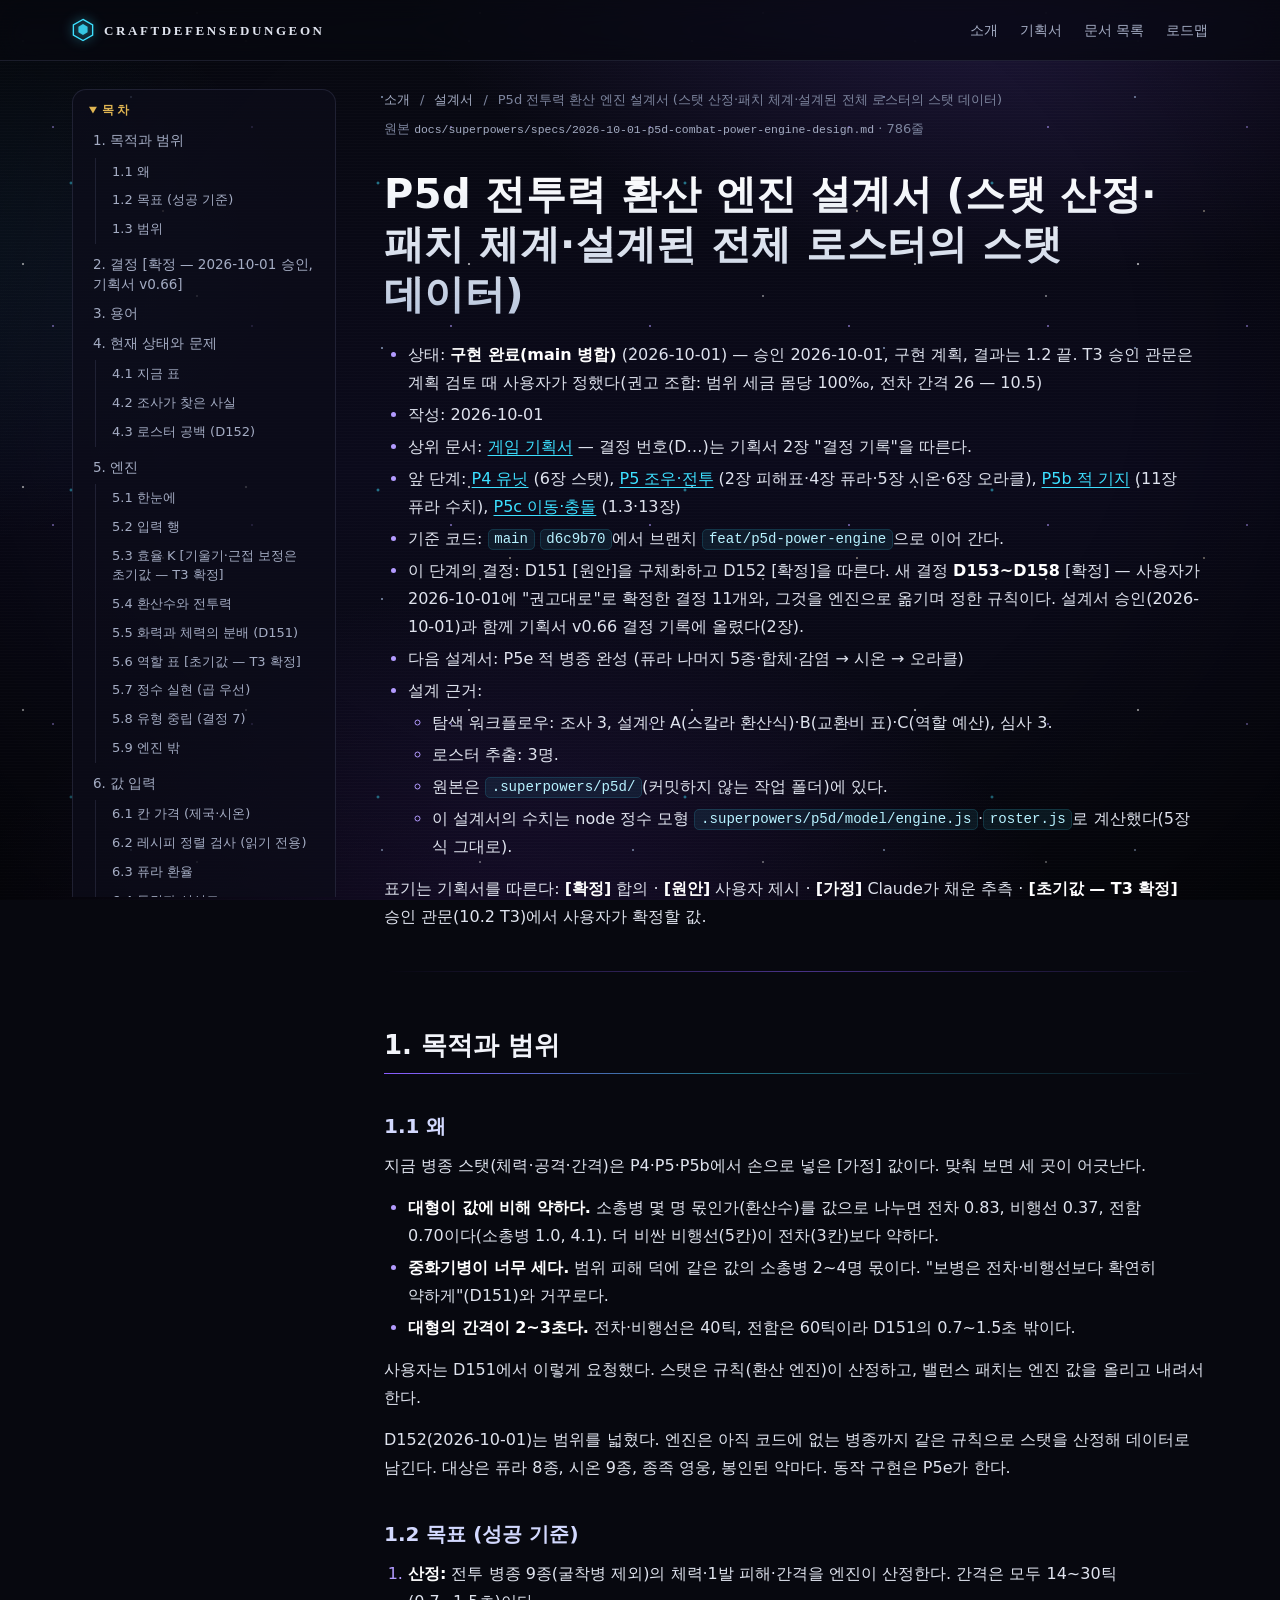
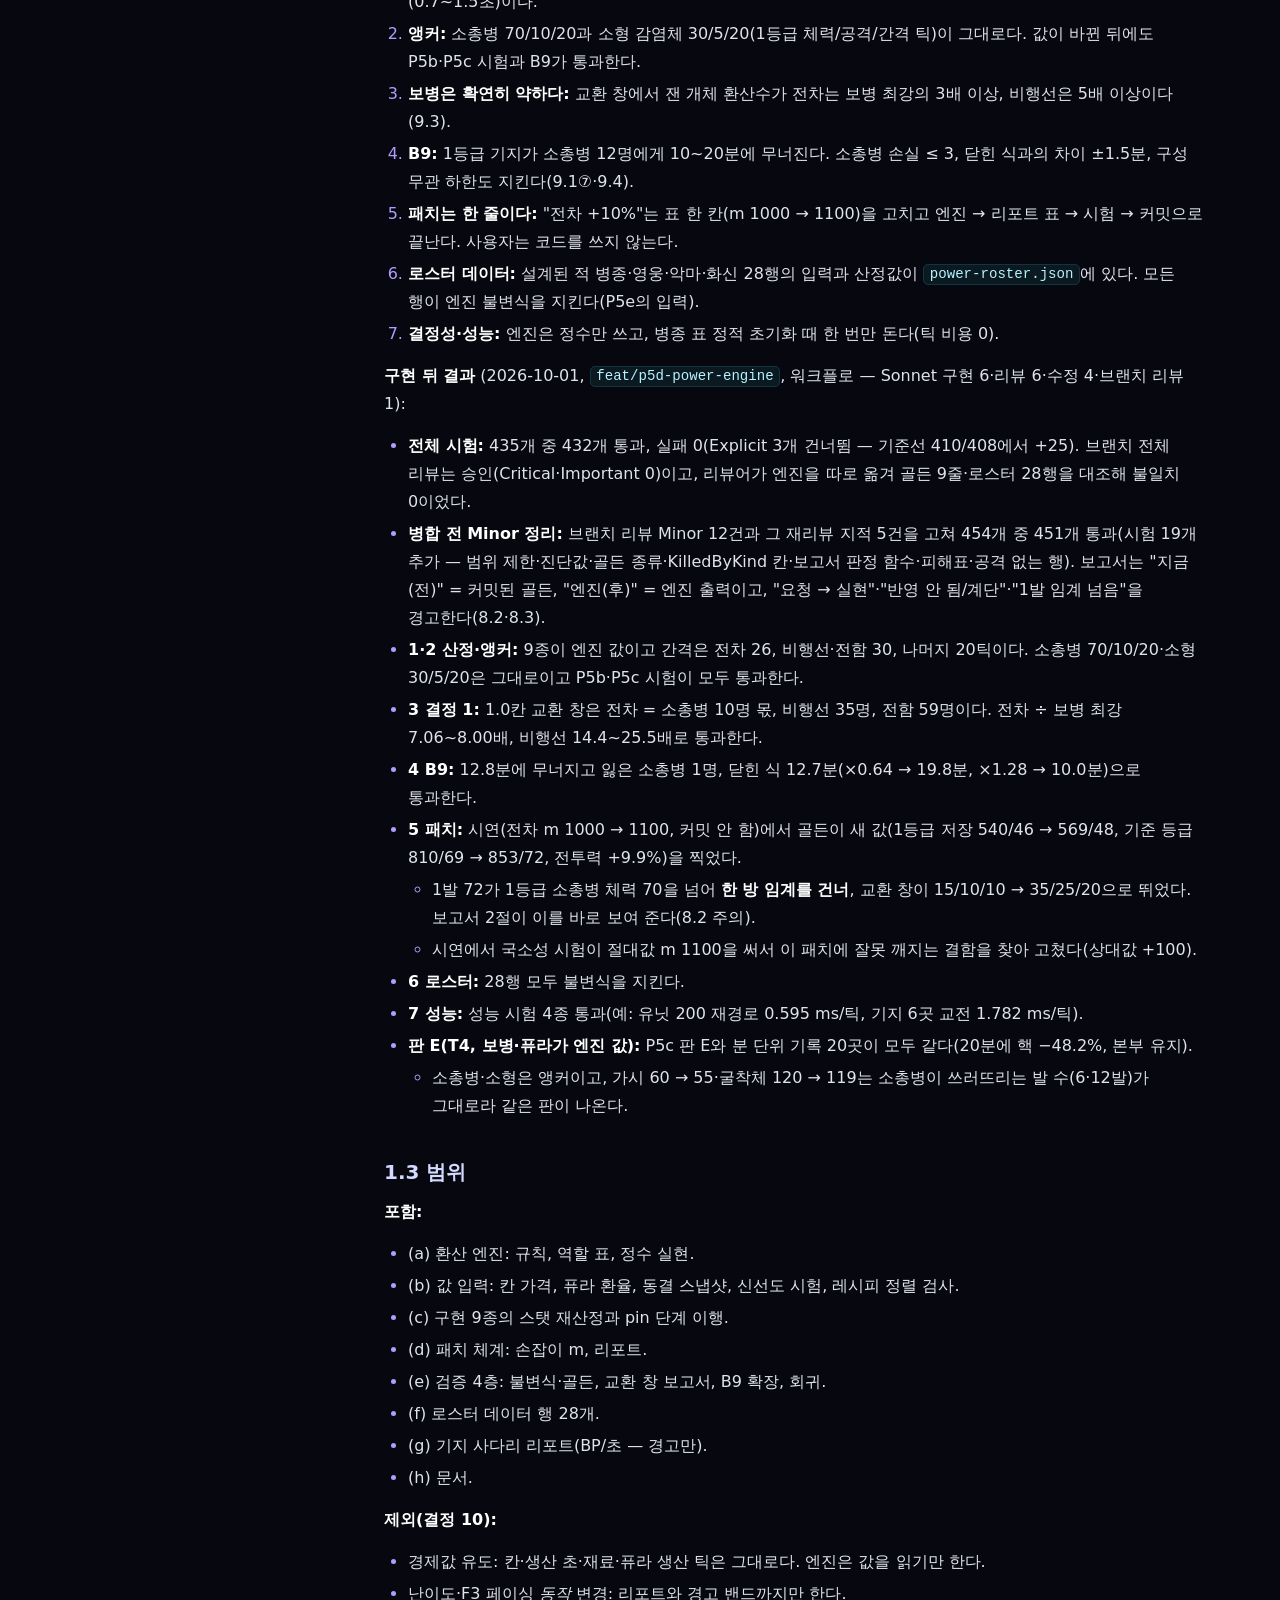
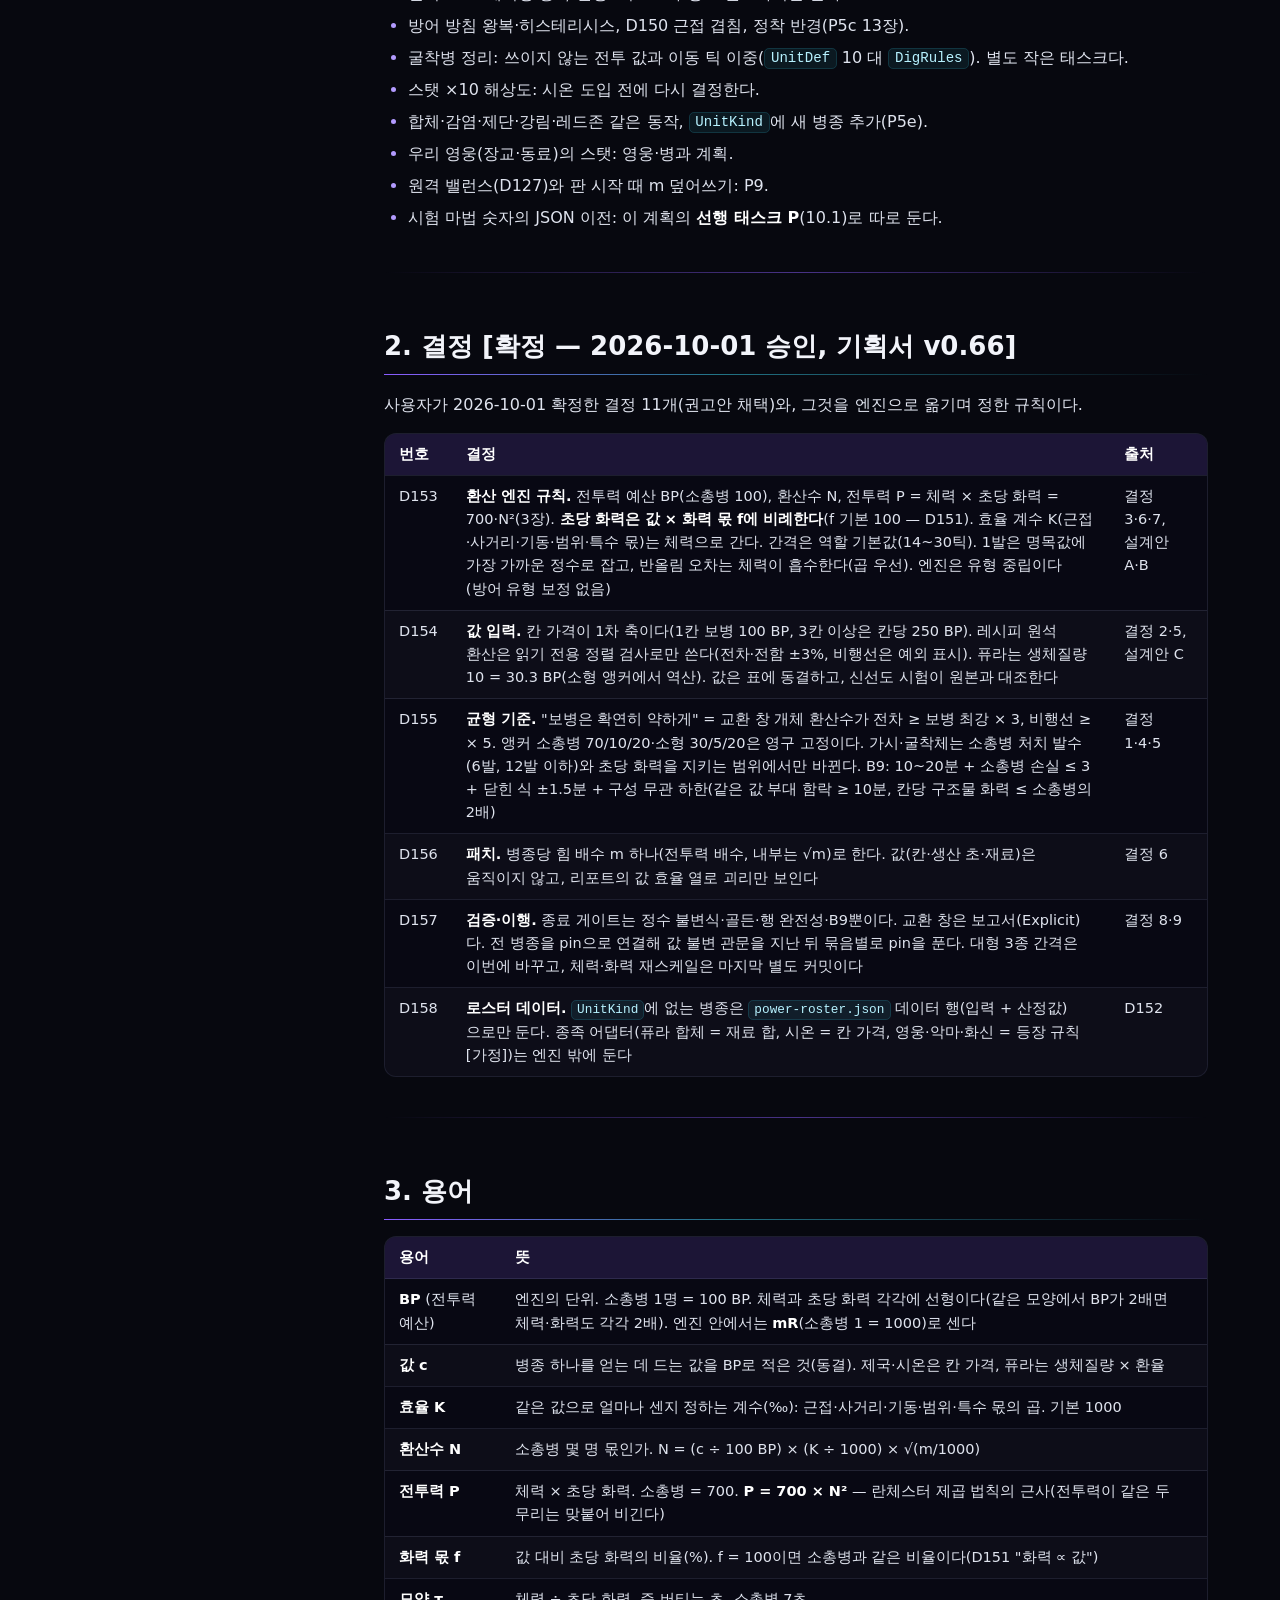
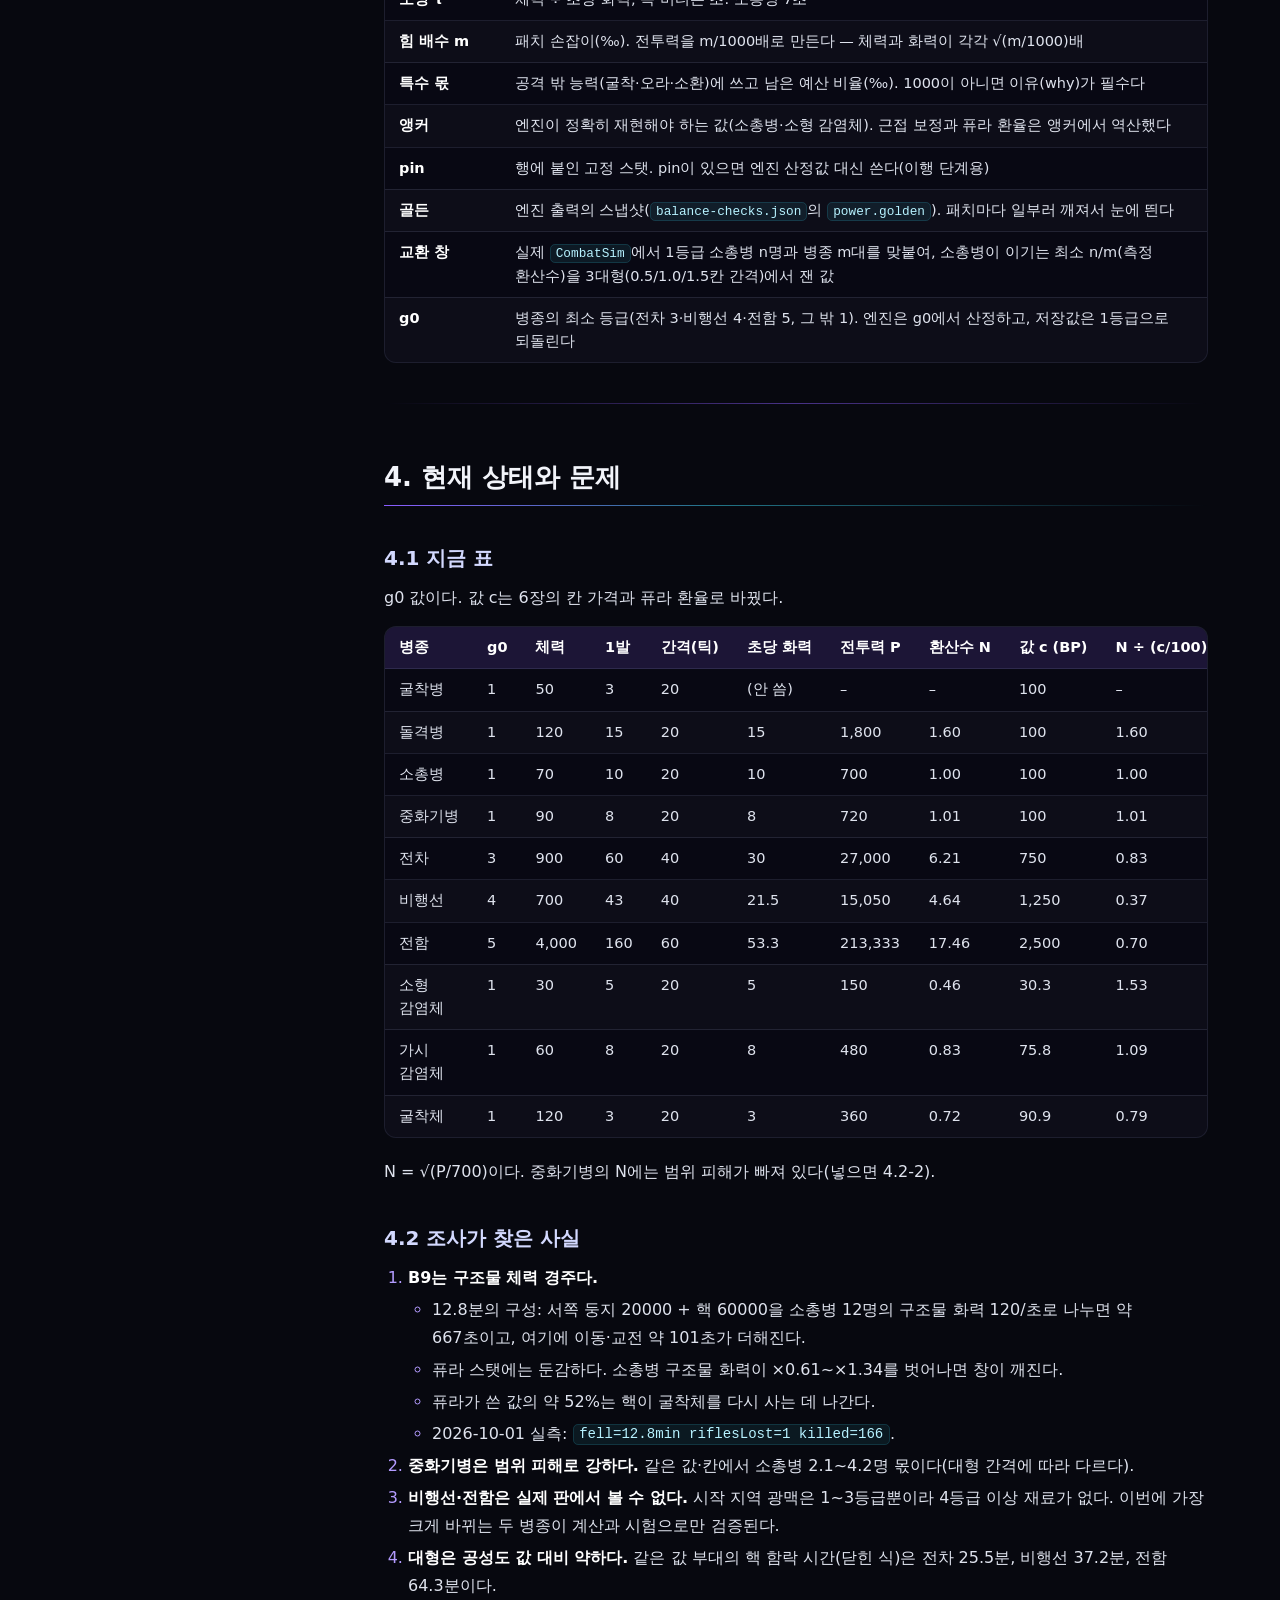
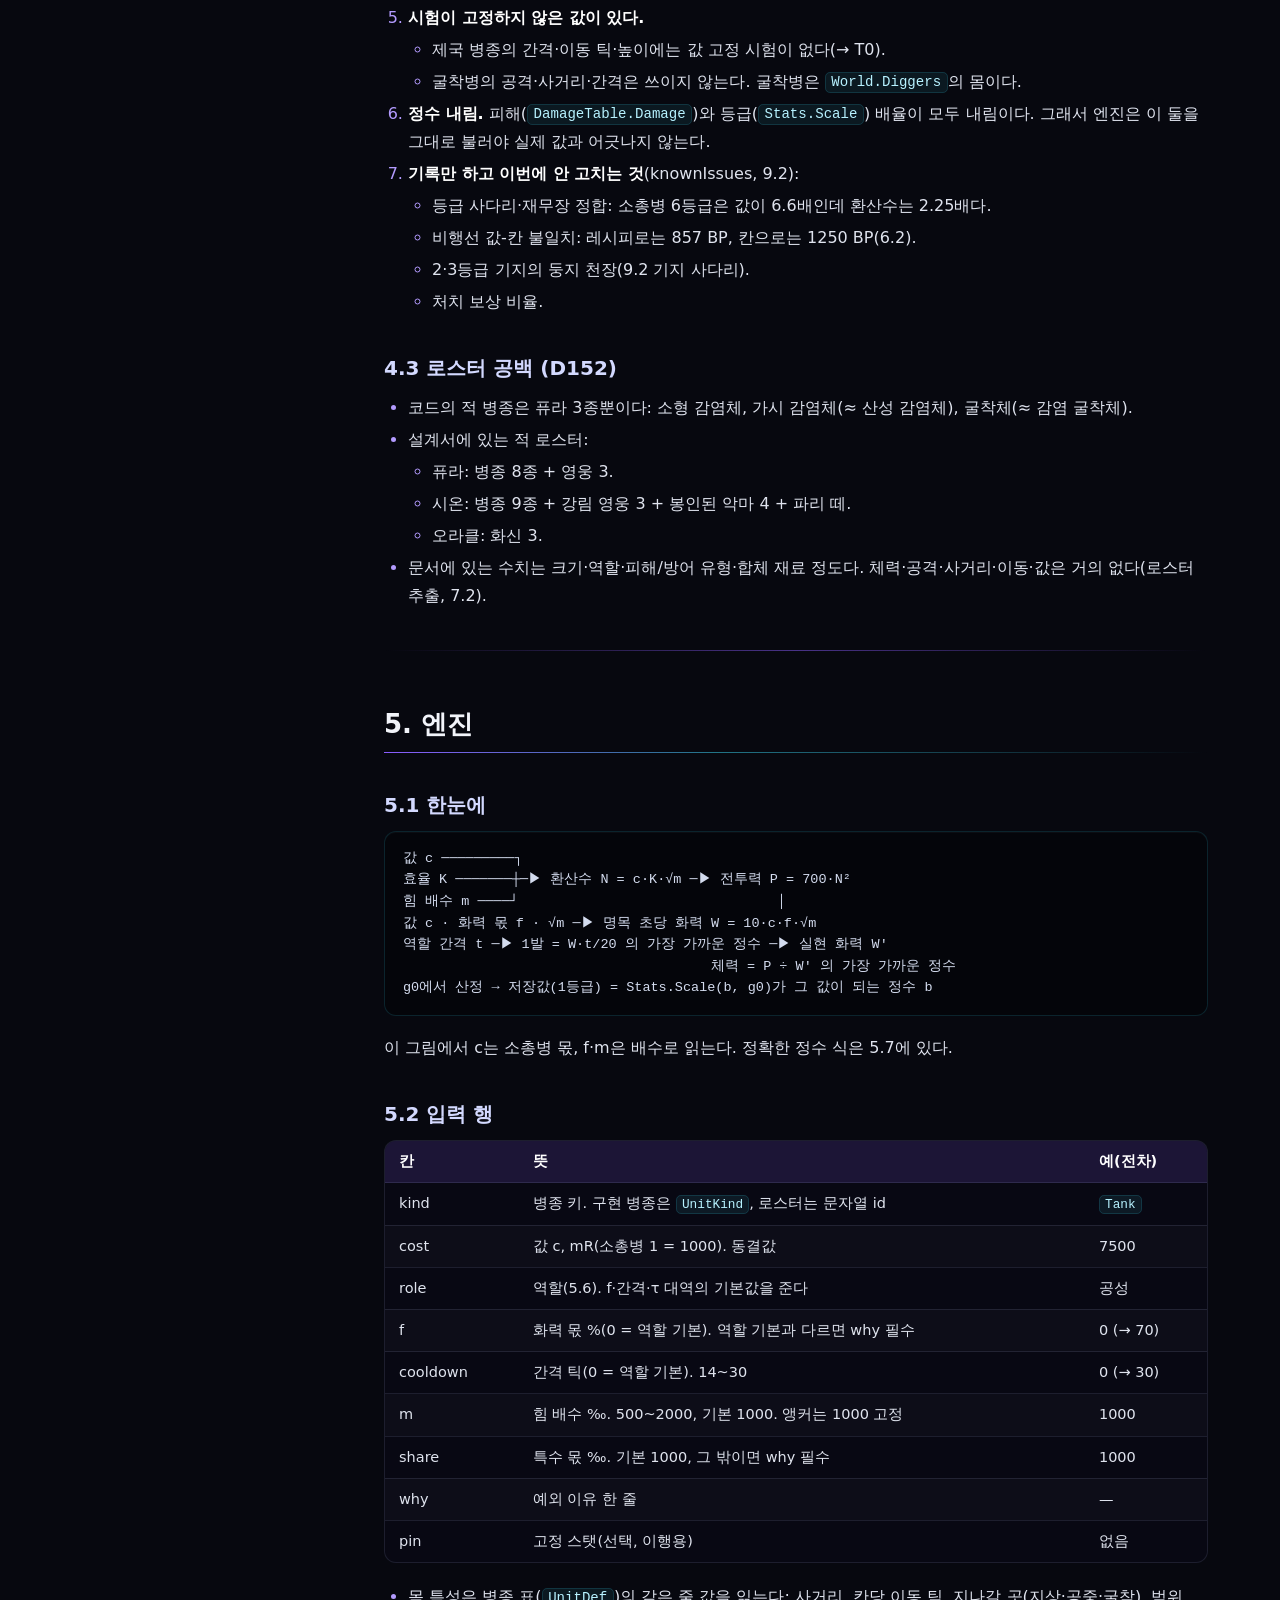
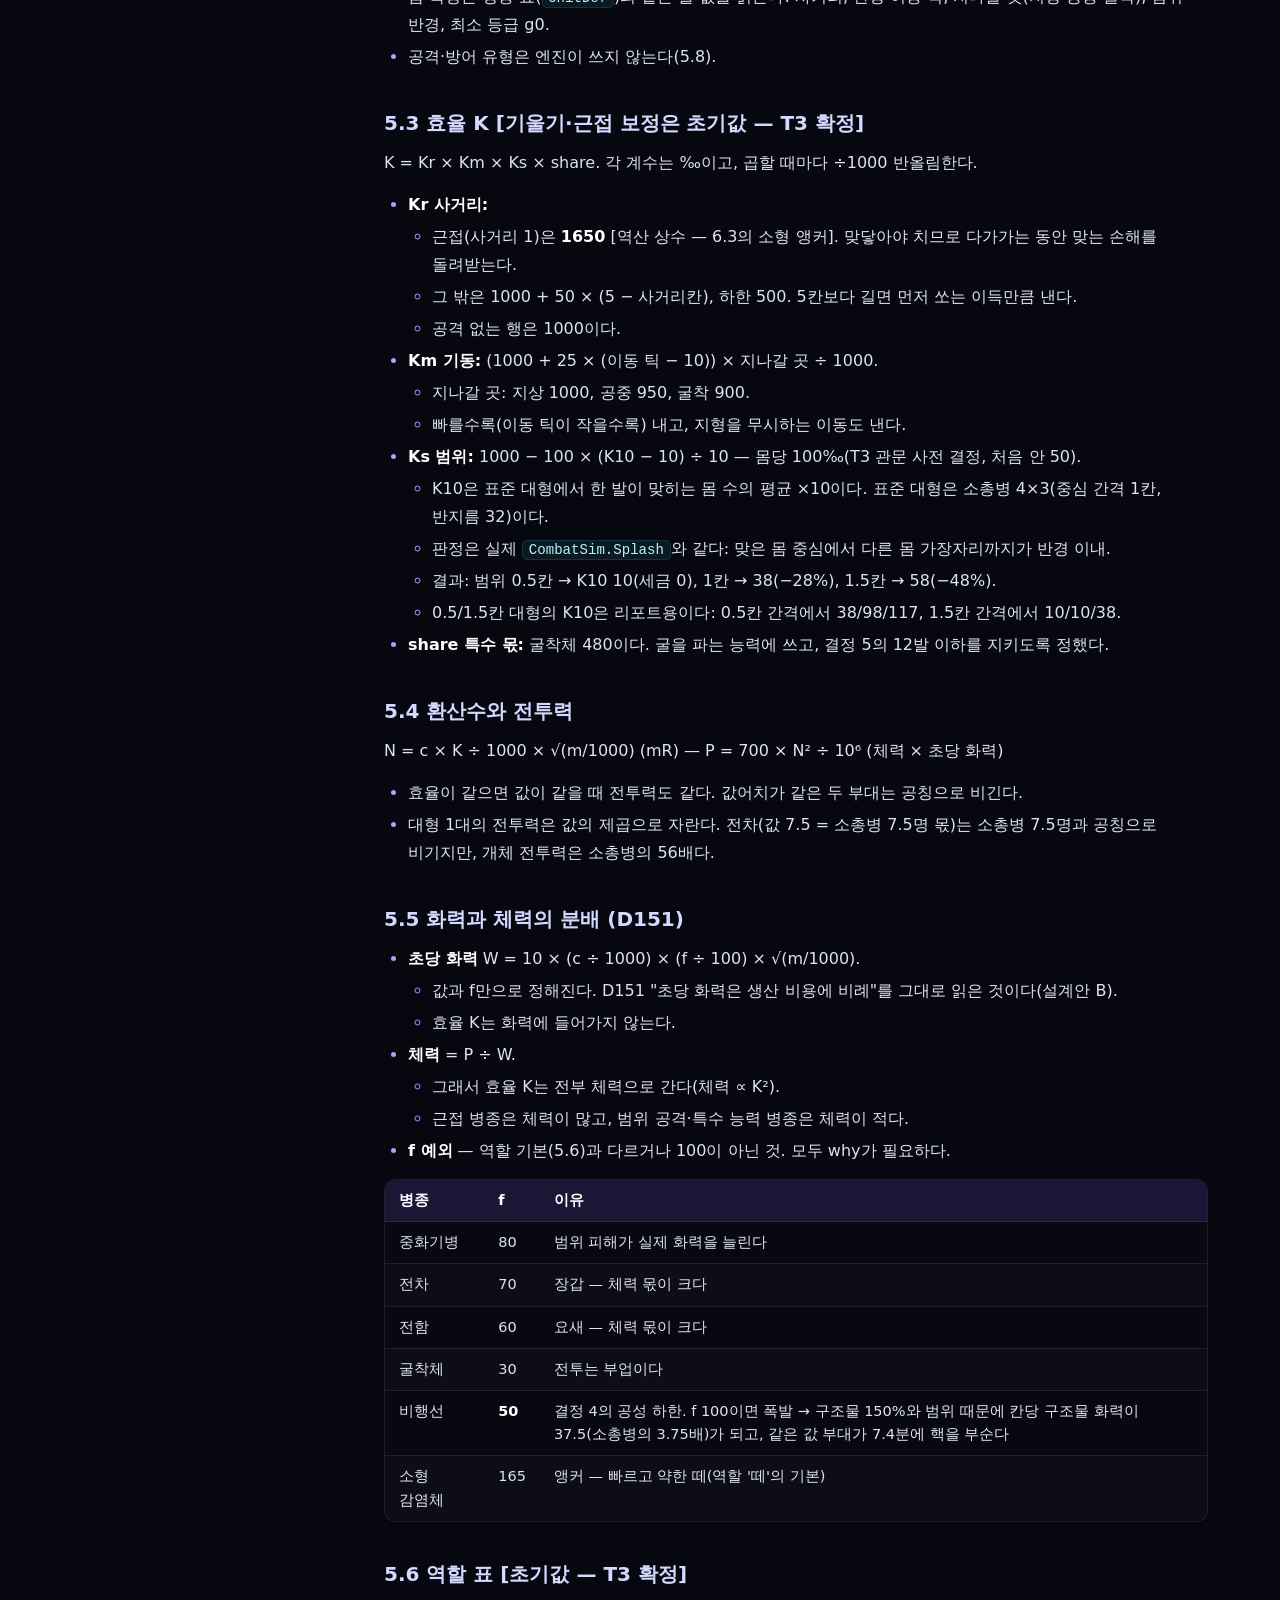
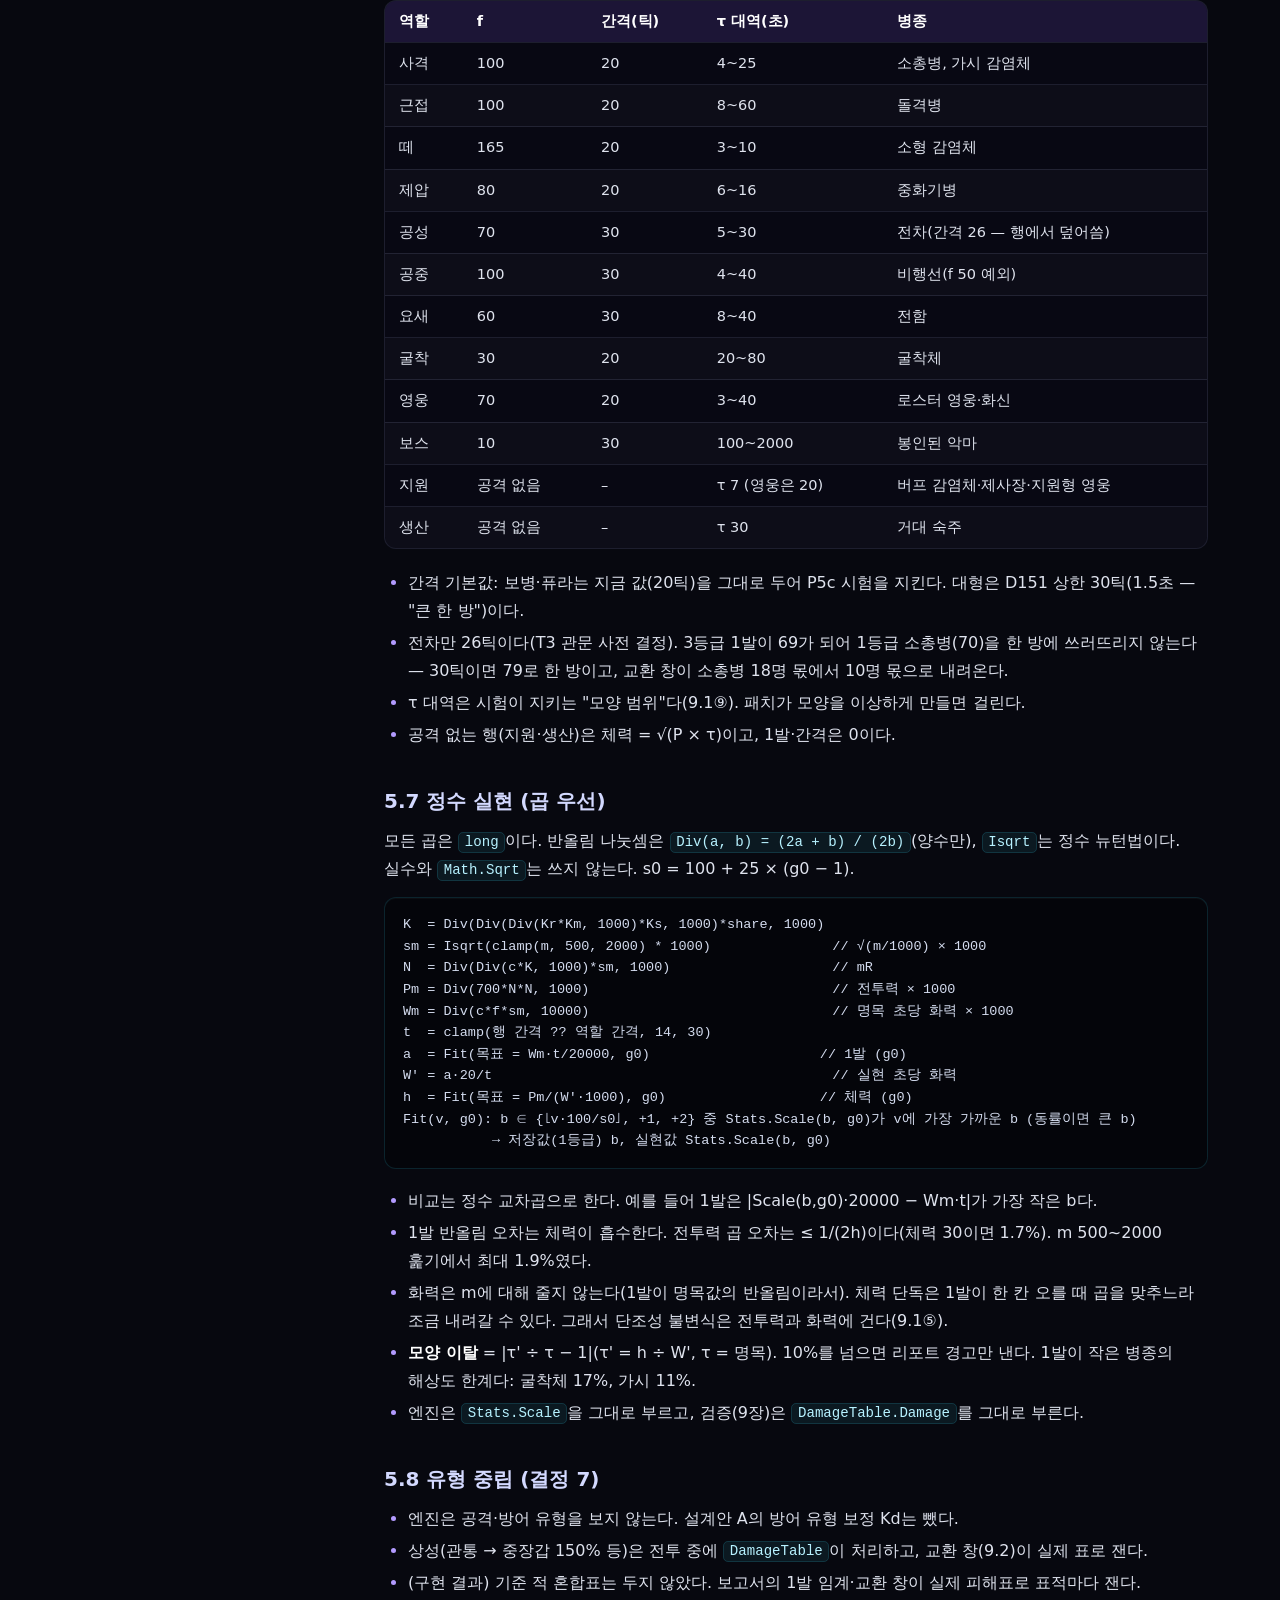
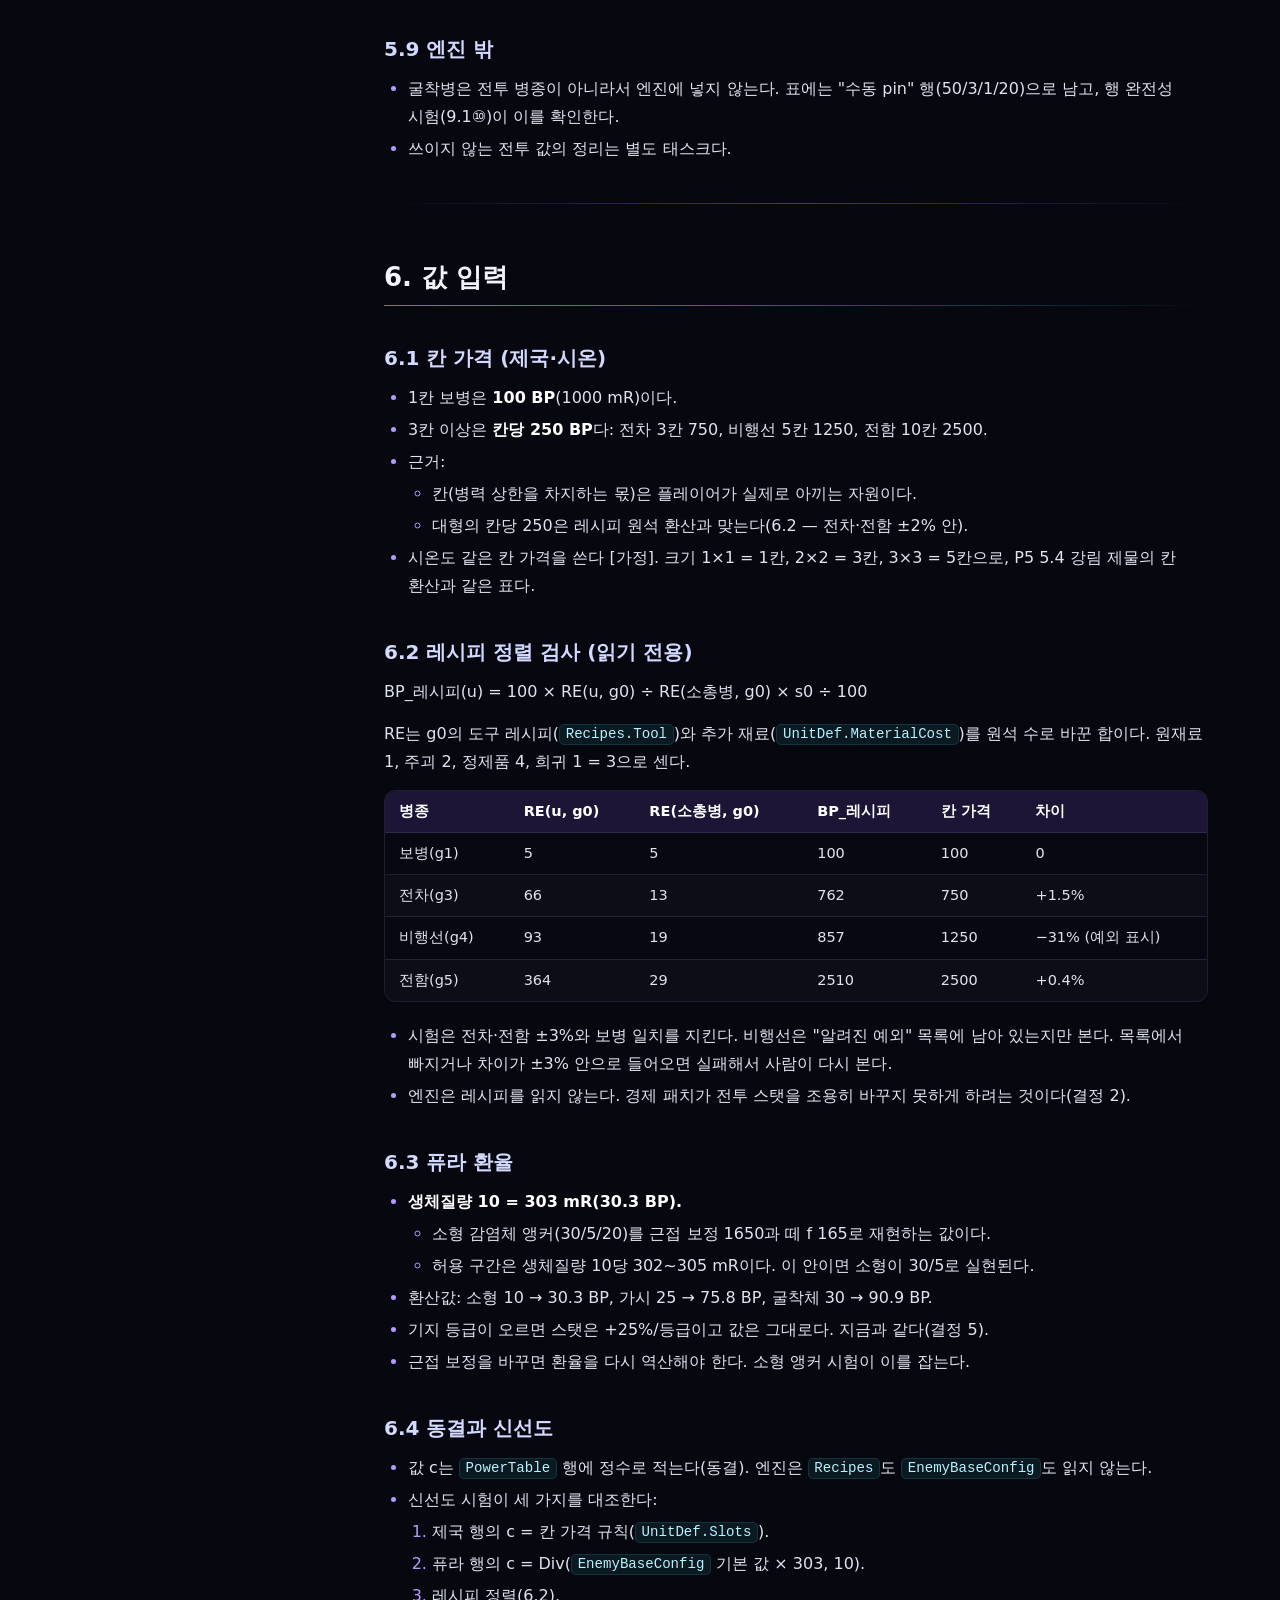
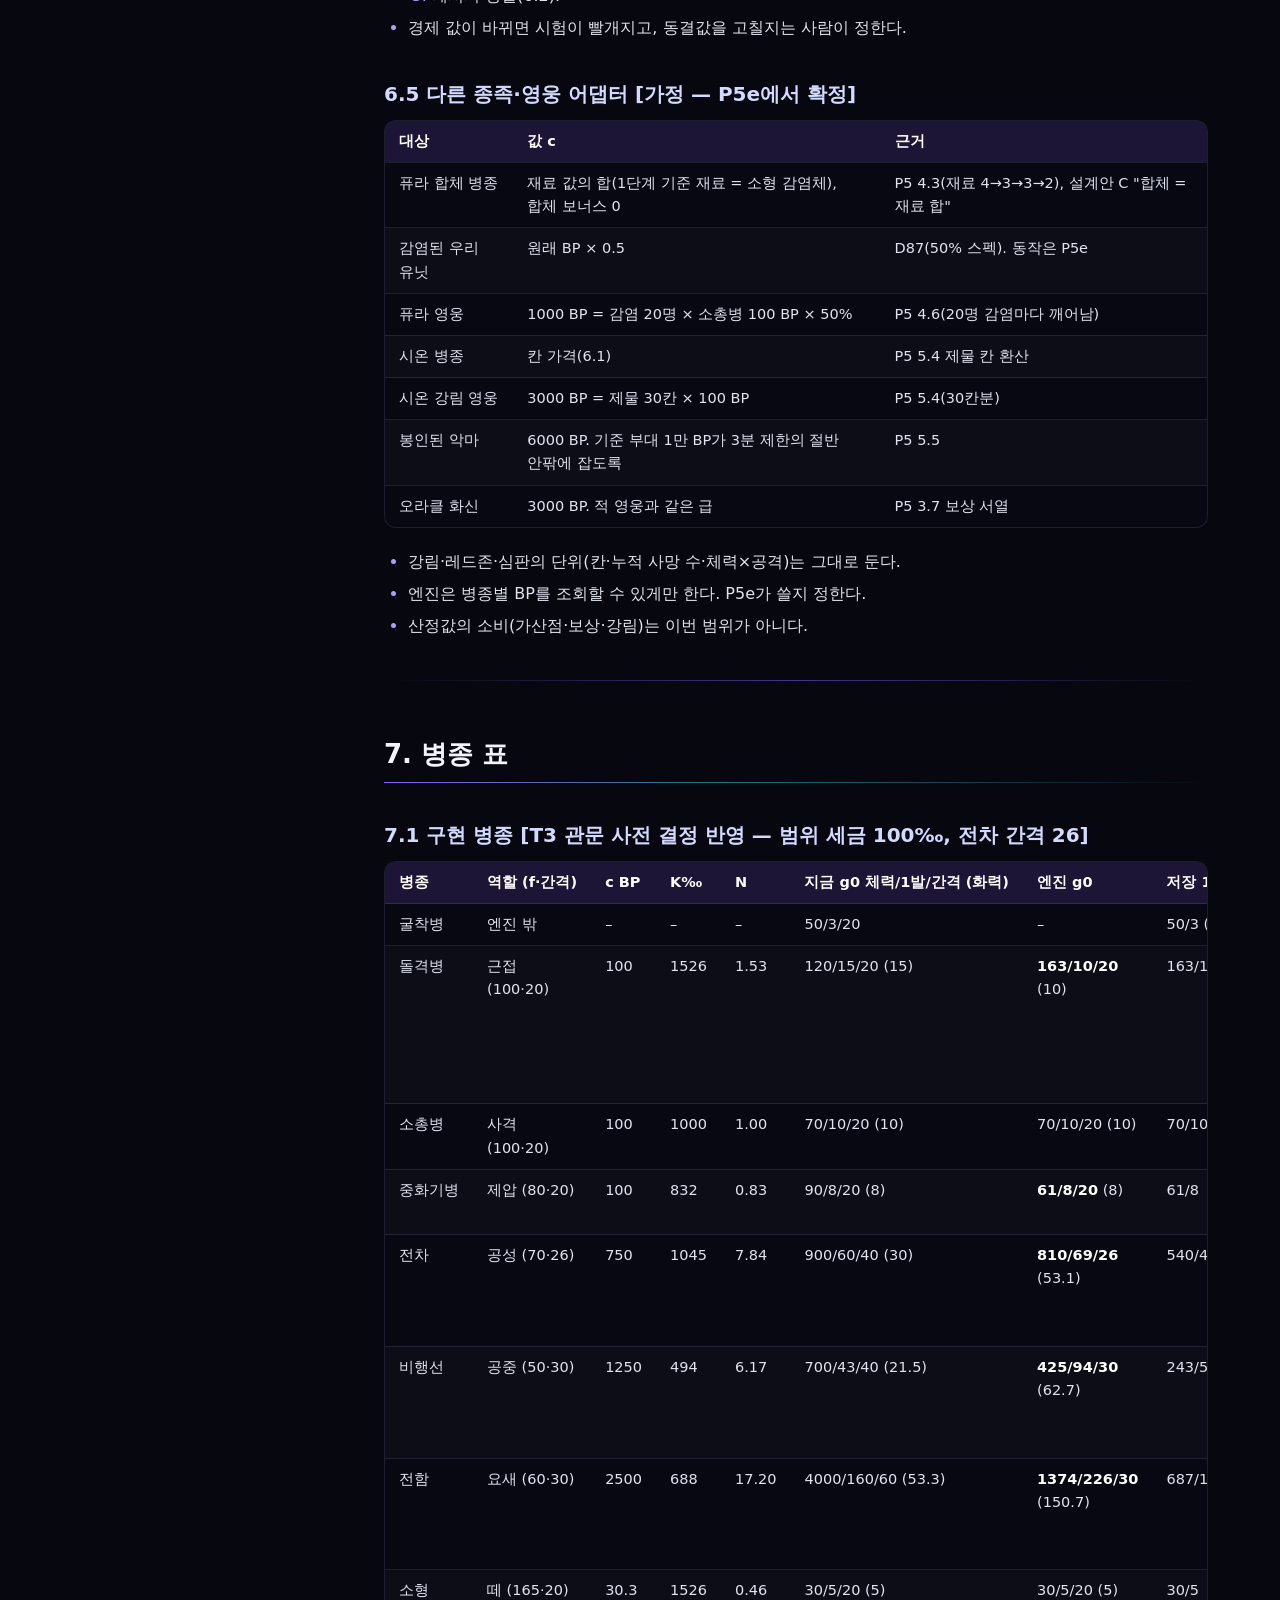
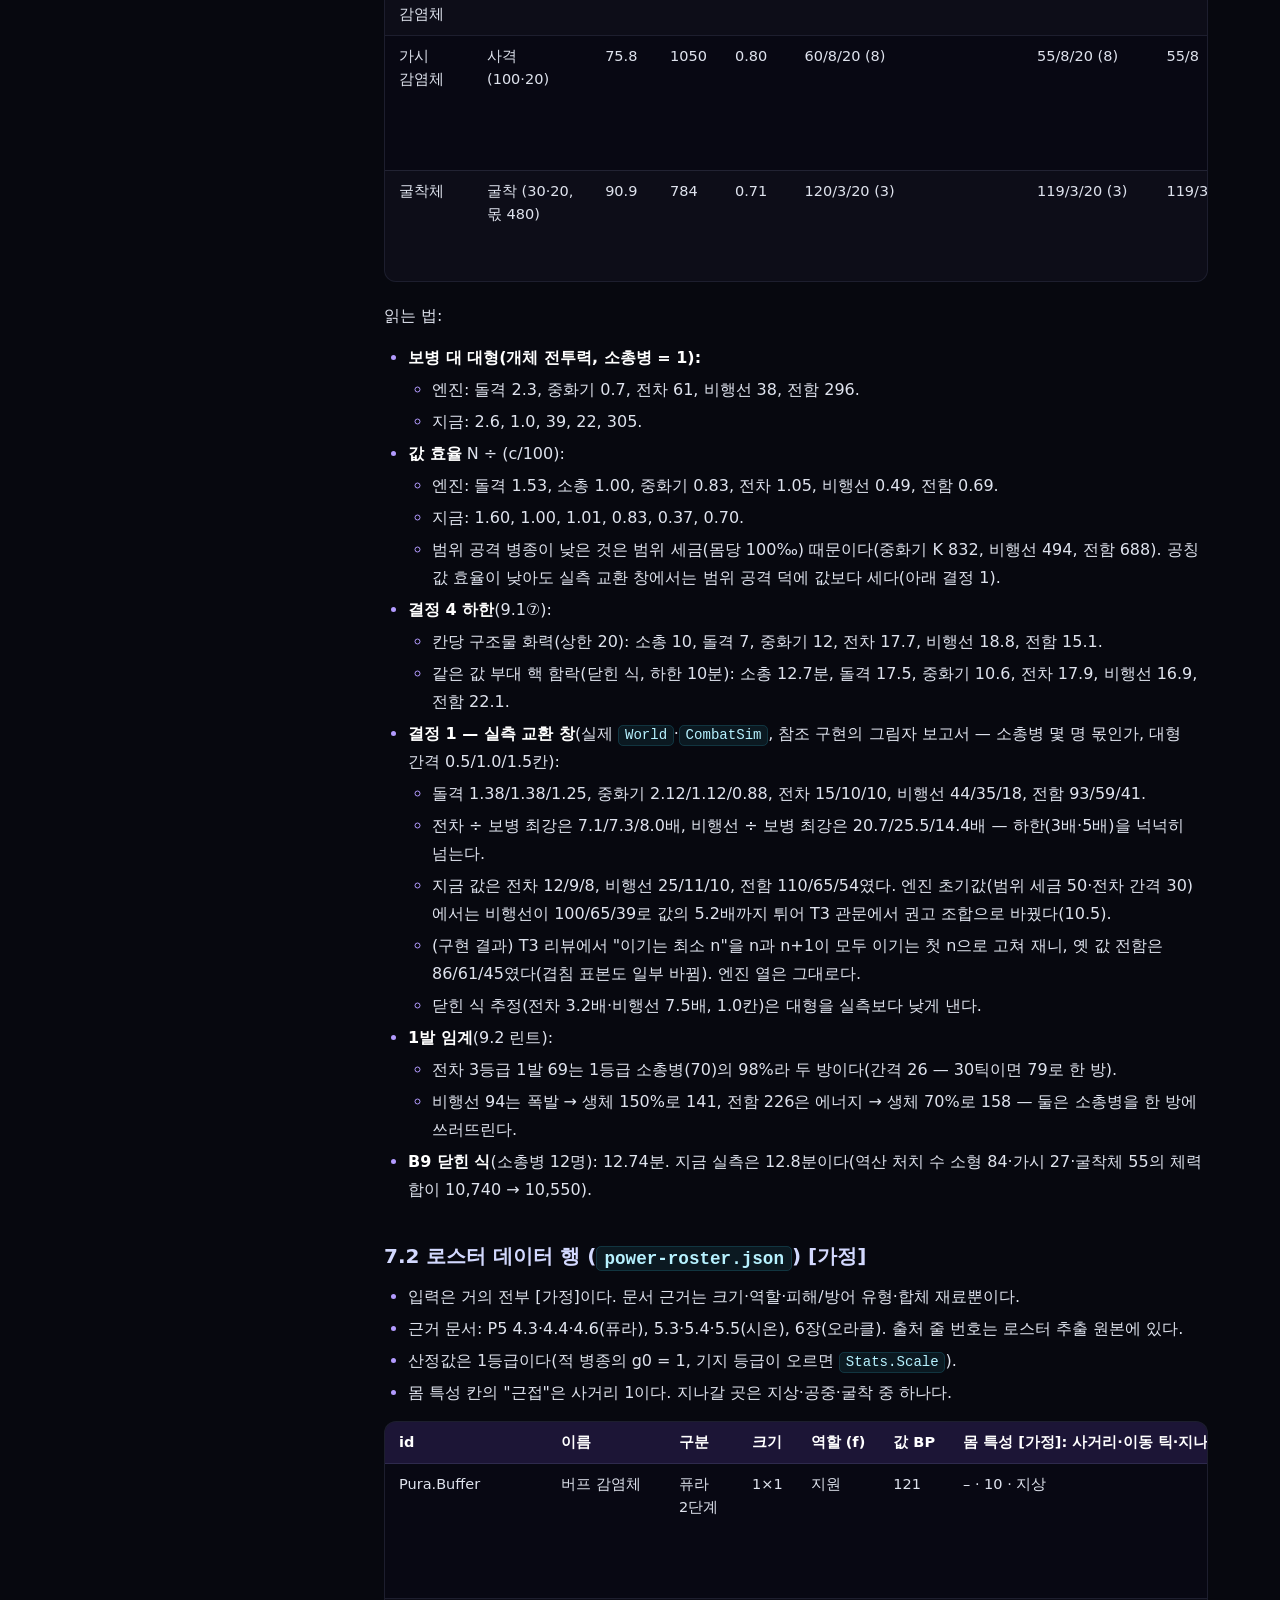
<file: docs/specs/2026-10-01-p5d-combat-power-engine-design.html>
<!doctype html>
<html lang="ko">
<head>
<meta charset="utf-8">
<meta name="viewport" content="width=device-width, initial-scale=1">
<meta name="color-scheme" content="dark">
<title>P5d 전투력 환산 엔진 설계서 (스탯 산정·패치 체계·설계된 전체 로스터의 스탯 데이터) · CraftDefenseDungeon</title>
<meta name="description" content="설계서 — P5d 전투력 환산 엔진 설계서 (스탯 산정·패치 체계·설계된 전체 로스터의 스탯 데이터)">
<link rel="stylesheet" href="../assets/site.css">
<script src="../assets/site.js" defer></script>
</head>
<body>
<a class="skip-link" href="#main">본문으로 건너뛰기</a>
<header class="topbar">
  <div class="wrap">
    <a class="brand" href="../index.html" aria-label="CraftDefenseDungeon 소개"><svg class="brand-mark" viewBox="0 0 24 26" width="22" height="24" aria-hidden="true"><path d="M12 1.5 22.5 7.5v11L12 24.5 1.5 18.5v-11z" fill="none" stroke="currentColor" stroke-width="1.5"/><path d="M12 6.5 17 9.5v6l-5 3-5-3v-6z" fill="currentColor" opacity=".85"/></svg><span>CraftDefenseDungeon</span></a>
    <nav class="site-nav" aria-label="사이트"><a href="../index.html">소개</a><a href="../game-plan.html">기획서</a><a href="../index.html#docs">문서 목록</a><a href="../index.html#roadmap">로드맵</a></nav>
  </div>
</header>
<div class="wrap doc-layout">
<aside class="doc-aside"><details class="toc" open><summary>목차</summary><nav aria-label="목차"><ol><li><a href="#1-목적과-범위">1. 목적과 범위</a><ol><li><a href="#11-왜">1.1 왜</a></li><li><a href="#12-목표-성공-기준">1.2 목표 (성공 기준)</a></li><li><a href="#13-범위">1.3 범위</a></li></ol></li><li><a href="#2-결정-확정--2026-10-01-승인-기획서-v066">2. 결정 [확정 — 2026-10-01 승인, 기획서 v0.66]</a></li><li><a href="#3-용어">3. 용어</a></li><li><a href="#4-현재-상태와-문제">4. 현재 상태와 문제</a><ol><li><a href="#41-지금-표">4.1 지금 표</a></li><li><a href="#42-조사가-찾은-사실">4.2 조사가 찾은 사실</a></li><li><a href="#43-로스터-공백-d152">4.3 로스터 공백 (D152)</a></li></ol></li><li><a href="#5-엔진">5. 엔진</a><ol><li><a href="#51-한눈에">5.1 한눈에</a></li><li><a href="#52-입력-행">5.2 입력 행</a></li><li><a href="#53-효율-k-기울기근접-보정은-초기값--t3-확정">5.3 효율 K [기울기·근접 보정은 초기값 — T3 확정]</a></li><li><a href="#54-환산수와-전투력">5.4 환산수와 전투력</a></li><li><a href="#55-화력과-체력의-분배-d151">5.5 화력과 체력의 분배 (D151)</a></li><li><a href="#56-역할-표-초기값--t3-확정">5.6 역할 표 [초기값 — T3 확정]</a></li><li><a href="#57-정수-실현-곱-우선">5.7 정수 실현 (곱 우선)</a></li><li><a href="#58-유형-중립-결정-7">5.8 유형 중립 (결정 7)</a></li><li><a href="#59-엔진-밖">5.9 엔진 밖</a></li></ol></li><li><a href="#6-값-입력">6. 값 입력</a><ol><li><a href="#61-칸-가격-제국시온">6.1 칸 가격 (제국·시온)</a></li><li><a href="#62-레시피-정렬-검사-읽기-전용">6.2 레시피 정렬 검사 (읽기 전용)</a></li><li><a href="#63-퓨라-환율">6.3 퓨라 환율</a></li><li><a href="#64-동결과-신선도">6.4 동결과 신선도</a></li><li><a href="#65-다른-종족영웅-어댑터-가정--p5e에서-확정">6.5 다른 종족·영웅 어댑터 [가정 — P5e에서 확정]</a></li></ol></li><li><a href="#7-병종-표">7. 병종 표</a><ol><li><a href="#71-구현-병종-t3-관문-사전-결정-반영--범위-세금-100-전차-간격-26">7.1 구현 병종 [T3 관문 사전 결정 반영 — 범위 세금 100‰, 전차 간격 26]</a></li><li><a href="#72-로스터-데이터-행-power-rosterjson-가정">7.2 로스터 데이터 행 (power-roster.json) [가정]</a></li></ol></li><li><a href="#8-패치-체계">8. 패치 체계</a><ol><li><a href="#81-손잡이-지도">8.1 손잡이 지도</a></li><li><a href="#82-절차">8.2 절차</a></li><li><a href="#83-리포트-표-power-tablemd">8.3 리포트 표 (power-table.md)</a></li></ol></li><li><a href="#9-검증">9. 검증</a><ol><li><a href="#91-l1-정의-불변식-기본-실행-시뮬-없음--powerenginetestspowerrostertests">9.1 L1 정의 불변식 (기본 실행, 시뮬 없음 — PowerEngineTests·PowerRosterTests)</a></li><li><a href="#92-l2-보고서-explicit--실제-worldcombatsim-결정적">9.2 L2 보고서 (Explicit — 실제 World·CombatSim, 결정적)</a></li><li><a href="#93-결정-1의-보증-방식">9.3 결정 1의 보증 방식</a></li><li><a href="#94-l3-b9-확장-baseflowteststier1base_vs12rifles_fallsintargetminutes">9.4 L3 B9 확장 (BaseFlowTests.Tier1Base_Vs12Rifles_FallsInTargetMinutes)</a></li><li><a href="#95-l4-회귀성능">9.5 L4 회귀·성능</a></li></ol></li><li><a href="#10-이행">10. 이행</a><ol><li><a href="#101-선행-p--시험-마법-숫자-정리-동작단정-의미-불변">10.1 선행 P — 시험 마법 숫자 정리 (동작·단정 의미 불변)</a></li><li><a href="#102-태스크">10.2 태스크</a></li><li><a href="#103-대형-3종의-간격만-바꾸는-pin-t4">10.3 대형 3종의 간격만 바꾸는 pin (T4)</a></li><li><a href="#104-연결-방식-unitscs">10.4 연결 방식 (Units.cs)</a></li><li><a href="#105-t3-승인-관문에서-정할-것">10.5 T3 승인 관문에서 정할 것</a></li></ol></li><li><a href="#11-기존-값시험-영향">11. 기존 값·시험 영향</a></li><li><a href="#12-데이터-형식">12. 데이터 형식</a><ol><li><a href="#121-powertable-행-c">12.1 PowerTable 행 (C#)</a></li><li><a href="#122-balance-checksjson의-power-블록">12.2 balance-checks.json의 power 블록</a></li><li><a href="#123-power-rosterjson">12.3 power-roster.json</a></li></ol></li><li><a href="#13-위험열린-점">13. 위험·열린 점</a></li><li><a href="#부록-a-손-계산-예-시험-③과-같은-값">부록 A. 손 계산 예 (시험 ③과 같은 값)</a></li><li><a href="#부록-b-근거-자료-superpowersp5d--커밋하지-않는-작업-폴더">부록 B. 근거 자료 (.superpowers/p5d/ — 커밋하지 않는 작업 폴더)</a></li></ol></nav></details></aside>
<main id="main" class="doc-main">
<nav class="crumbs" aria-label="현재 위치"><a href="../index.html">소개</a><span aria-hidden="true">/</span><a href="../index.html#docs">설계서</a><span aria-hidden="true">/</span><span aria-current="page">P5d 전투력 환산 엔진 설계서 (스탯 산정·패치 체계·설계된 전체 로스터의 스탯 데이터)</span></nav>
<p class="doc-src">원본 <code>docs/superpowers/specs/2026-10-01-p5d-combat-power-engine-design.md</code> · 786줄</p>
<article class="md">
<h1 id="p5d-전투력-환산-엔진-설계서-스탯-산정패치-체계설계된-전체-로스터의-스탯-데이터">P5d 전투력 환산 엔진 설계서 (스탯 산정·패치 체계·설계된 전체 로스터의 스탯 데이터)</h1>
<ul>
<li><p>상태: <strong>구현 완료(main 병합)</strong> (2026-10-01) — 승인 2026-10-01, 구현 계획, 결과는 1.2 끝. T3 승인 관문은 계획 검토 때 사용자가 정했다(권고 조합: 범위 세금 몸당 100‰, 전차 간격 26 — 10.5)</p></li>
<li><p>작성: 2026-10-01</p></li>
<li><p>상위 문서: <a href="../game-plan.html">게임 기획서</a> — 결정 번호(D…)는 기획서 2장 &quot;결정 기록&quot;을 따른다.</p></li>
<li><p>앞 단계: <a href="2026-09-25-p4-units-design.html">P4 유닛</a> (6장 스탯), <a href="2026-09-25-p5-encounters-design.html">P5 조우·전투</a> (2장 피해표·4장 퓨라·5장 시온·6장 오라클), <a href="2026-09-29-p5b-enemy-bases-design.html">P5b 적 기지</a> (11장 퓨라 수치), <a href="2026-09-29-p5c-movement-collision-design.html">P5c 이동·충돌</a> (1.3·13장)</p></li>
<li><p>기준 코드: <code>main</code> <code>d6c9b70</code>에서 브랜치 <code>feat/p5d-power-engine</code>으로 이어 간다.</p></li>
<li><p>이 단계의 결정: D151 [원안]을 구체화하고 D152 [확정]을 따른다. 새 결정 <strong>D153~D158</strong> [확정] — 사용자가 2026-10-01에 &quot;권고대로&quot;로 확정한 결정 11개와, 그것을 엔진으로 옮기며 정한 규칙이다. 설계서 승인(2026-10-01)과 함께 기획서 v0.66 결정 기록에 올렸다(2장).</p></li>
<li><p>다음 설계서: P5e 적 병종 완성 (퓨라 나머지 5종·합체·감염 → 시온 → 오라클)</p></li>
<li><p>설계 근거:</p>
<ul>
<li><p>탐색 워크플로우: 조사 3, 설계안 A(스칼라 환산식)·B(교환비 표)·C(역할 예산), 심사 3.</p></li>
<li><p>로스터 추출: 3명.</p></li>
<li><p>원본은 <code>.superpowers/p5d/</code>(커밋하지 않는 작업 폴더)에 있다.</p></li>
<li><p>이 설계서의 수치는 node 정수 모형 <code>.superpowers/p5d/model/engine.js</code>·<code>roster.js</code>로 계산했다(5장 식 그대로).</p></li>
</ul></li>
</ul>
<p>표기는 기획서를 따른다: <strong>[확정]</strong> 합의 · <strong>[원안]</strong> 사용자 제시 · <strong>[가정]</strong> Claude가 채운 추측 · <strong>[초기값 — T3 확정]</strong> 승인 관문(10.2 T3)에서 사용자가 확정할 값.</p>
<hr>
<h2 id="1-목적과-범위">1. 목적과 범위</h2>
<h3 id="11-왜">1.1 왜</h3>
<p>지금 병종 스탯(체력·공격·간격)은 P4·P5·P5b에서 손으로 넣은 [가정] 값이다. 맞춰 보면 세 곳이 어긋난다.</p>
<ul>
<li><p><strong>대형이 값에 비해 약하다.</strong> 소총병 몇 명 몫인가(환산수)를 값으로 나누면 전차 0.83, 비행선 0.37, 전함 0.70이다(소총병 1.0, 4.1). 더 비싼 비행선(5칸)이 전차(3칸)보다 약하다.</p></li>
<li><p><strong>중화기병이 너무 세다.</strong> 범위 피해 덕에 같은 값의 소총병 2~4명 몫이다. &quot;보병은 전차·비행선보다 확연히 약하게&quot;(D151)와 거꾸로다.</p></li>
<li><p><strong>대형의 간격이 2~3초다.</strong> 전차·비행선은 40틱, 전함은 60틱이라 D151의 0.7~1.5초 밖이다.</p></li>
</ul>
<p>사용자는 D151에서 이렇게 요청했다. 스탯은 규칙(환산 엔진)이 산정하고, 밸런스 패치는 엔진 값을 올리고 내려서 한다.</p>
<p>D152(2026-10-01)는 범위를 넓혔다. 엔진은 아직 코드에 없는 병종까지 같은 규칙으로 스탯을 산정해 데이터로 남긴다. 대상은 퓨라 8종, 시온 9종, 종족 영웅, 봉인된 악마다. 동작 구현은 P5e가 한다.</p>
<h3 id="12-목표-성공-기준">1.2 목표 (성공 기준)</h3>
<ol>
<li><p><strong>산정:</strong> 전투 병종 9종(굴착병 제외)의 체력·1발 피해·간격을 엔진이 산정한다. 간격은 모두 14~30틱(0.7~1.5초)이다.</p></li>
<li><p><strong>앵커:</strong> 소총병 70/10/20과 소형 감염체 30/5/20(1등급 체력/공격/간격 틱)이 그대로다. 값이 바뀐 뒤에도 P5b·P5c 시험과 B9가 통과한다.</p></li>
<li><p><strong>보병은 확연히 약하다:</strong> 교환 창에서 잰 개체 환산수가 전차는 보병 최강의 3배 이상, 비행선은 5배 이상이다(9.3).</p></li>
<li><p><strong>B9:</strong> 1등급 기지가 소총병 12명에게 10~20분에 무너진다. 소총병 손실 ≤ 3, 닫힌 식과의 차이 ±1.5분, 구성 무관 하한도 지킨다(9.1⑦·9.4).</p></li>
<li><p><strong>패치는 한 줄이다:</strong> &quot;전차 +10%&quot;는 표 한 칸(m 1000 → 1100)을 고치고 엔진 → 리포트 표 → 시험 → 커밋으로 끝난다. 사용자는 코드를 쓰지 않는다.</p></li>
<li><p><strong>로스터 데이터:</strong> 설계된 적 병종·영웅·악마·화신 28행의 입력과 산정값이 <code>power-roster.json</code>에 있다. 모든 행이 엔진 불변식을 지킨다(P5e의 입력).</p></li>
<li><p><strong>결정성·성능:</strong> 엔진은 정수만 쓰고, 병종 표 정적 초기화 때 한 번만 돈다(틱 비용 0).</p></li>
</ol>
<p><strong>구현 뒤 결과</strong> (2026-10-01, <code>feat/p5d-power-engine</code>, 워크플로 — Sonnet 구현 6·리뷰 6·수정 4·브랜치 리뷰 1):</p>
<ul>
<li><p><strong>전체 시험:</strong> 435개 중 432개 통과, 실패 0(Explicit 3개 건너뜀 — 기준선 410/408에서 +25). 브랜치 전체 리뷰는 승인(Critical·Important 0)이고, 리뷰어가 엔진을 따로 옮겨 골든 9줄·로스터 28행을 대조해 불일치 0이었다.</p></li>
<li><p><strong>병합 전 Minor 정리:</strong> 브랜치 리뷰 Minor 12건과 그 재리뷰 지적 5건을 고쳐 454개 중 451개 통과(시험 19개 추가 — 범위 제한·진단값·골든 종류·KilledByKind 칸·보고서 판정 함수·피해표·공격 없는 행). 보고서는 &quot;지금(전)&quot; = 커밋된 골든, &quot;엔진(후)&quot; = 엔진 출력이고, &quot;요청 → 실현&quot;·&quot;반영 안 됨/계단&quot;·&quot;1발 임계 넘음&quot;을 경고한다(8.2·8.3).</p></li>
<li><p><strong>1·2 산정·앵커:</strong> 9종이 엔진 값이고 간격은 전차 26, 비행선·전함 30, 나머지 20틱이다. 소총병 70/10/20·소형 30/5/20은 그대로이고 P5b·P5c 시험이 모두 통과한다.</p></li>
<li><p><strong>3 결정 1:</strong> 1.0칸 교환 창은 전차 = 소총병 10명 몫, 비행선 35명, 전함 59명이다. 전차 ÷ 보병 최강 7.06~8.00배, 비행선 14.4~25.5배로 통과한다.</p></li>
<li><p><strong>4 B9:</strong> 12.8분에 무너지고 잃은 소총병 1명, 닫힌 식 12.7분(×0.64 → 19.8분, ×1.28 → 10.0분)으로 통과한다.</p></li>
<li><p><strong>5 패치:</strong> 시연(전차 m 1000 → 1100, 커밋 안 함)에서 골든이 새 값(1등급 저장 540/46 → 569/48, 기준 등급 810/69 → 853/72, 전투력 +9.9%)을 찍었다.</p>
<ul>
<li><p>1발 72가 1등급 소총병 체력 70을 넘어 <strong>한 방 임계를 건너</strong>, 교환 창이 15/10/10 → 35/25/20으로 뛰었다. 보고서 2절이 이를 바로 보여 준다(8.2 주의).</p></li>
<li><p>시연에서 국소성 시험이 절대값 m 1100을 써서 이 패치에 잘못 깨지는 결함을 찾아 고쳤다(상대값 +100).</p></li>
</ul></li>
<li><p><strong>6 로스터:</strong> 28행 모두 불변식을 지킨다.</p></li>
<li><p><strong>7 성능:</strong> 성능 시험 4종 통과(예: 유닛 200 재경로 0.595 ms/틱, 기지 6곳 교전 1.782 ms/틱).</p></li>
<li><p><strong>판 E(T4, 보병·퓨라가 엔진 값):</strong> P5c 판 E와 분 단위 기록 20곳이 모두 같다(20분에 핵 −48.2%, 본부 유지).</p>
<ul>
<li><p>소총병·소형은 앵커이고, 가시 60 → 55·굴착체 120 → 119는 소총병이 쓰러뜨리는 발 수(6·12발)가 그대로라 같은 판이 나온다.</p></li>
</ul></li>
</ul>
<h3 id="13-범위">1.3 범위</h3>
<p><strong>포함:</strong></p>
<ul>
<li><p>(a) 환산 엔진: 규칙, 역할 표, 정수 실현.</p></li>
<li><p>(b) 값 입력: 칸 가격, 퓨라 환율, 동결 스냅샷, 신선도 시험, 레시피 정렬 검사.</p></li>
<li><p>(c) 구현 9종의 스탯 재산정과 pin 단계 이행.</p></li>
<li><p>(d) 패치 체계: 손잡이 m, 리포트.</p></li>
<li><p>(e) 검증 4층: 불변식·골든, 교환 창 보고서, B9 확장, 회귀.</p></li>
<li><p>(f) 로스터 데이터 행 28개.</p></li>
<li><p>(g) 기지 사다리 리포트(BP/초 — 경고만).</p></li>
<li><p>(h) 문서.</p></li>
</ul>
<p><strong>제외(결정 10):</strong></p>
<ul>
<li><p>경제값 유도: 칸·생산 초·재료·퓨라 생산 틱은 그대로다. 엔진은 값을 읽기만 한다.</p></li>
<li><p>난이도·F3 페이싱 <em>동작</em> 변경: 리포트와 경고 밴드까지만 한다.</p></li>
<li><p>방어 방침 왕복·히스테리시스, D150 근접 겹침, 정착 반경(P5c 13장).</p></li>
<li><p>굴착병 정리: 쓰이지 않는 전투 값과 이동 틱 이중(<code>UnitDef</code> 10 대 <code>DigRules</code>). 별도 작은 태스크다.</p></li>
<li><p>스탯 ×10 해상도: 시온 도입 전에 다시 결정한다.</p></li>
<li><p>합체·감염·제단·강림·레드존 같은 동작, <code>UnitKind</code>에 새 병종 추가(P5e).</p></li>
<li><p>우리 영웅(장교·동료)의 스탯: 영웅·병과 계획.</p></li>
<li><p>원격 밸런스(D127)와 판 시작 때 m 덮어쓰기: P9.</p></li>
<li><p>시험 마법 숫자의 JSON 이전: 이 계획의 <strong>선행 태스크 P</strong>(10.1)로 따로 둔다.</p></li>
</ul>
<hr>
<h2 id="2-결정-확정--2026-10-01-승인-기획서-v066">2. 결정 [확정 — 2026-10-01 승인, 기획서 v0.66]</h2>
<p>사용자가 2026-10-01 확정한 결정 11개(권고안 채택)와, 그것을 엔진으로 옮기며 정한 규칙이다.</p>
<div class="table-wrap" tabindex="0" role="region" aria-label="표"><table>
<thead><tr><th scope="col">번호</th><th scope="col">결정</th><th scope="col">출처</th></tr></thead>
<tbody>
<tr><td>D153</td><td><strong>환산 엔진 규칙.</strong> 전투력 예산 BP(소총병 100), 환산수 N, 전투력 P = 체력 × 초당 화력 = 700·N²(3장). <strong>초당 화력은 값 × 화력 몫 f에 비례한다</strong>(f 기본 100 — D151). 효율 계수 K(근접·사거리·기동·범위·특수 몫)는 체력으로 간다. 간격은 역할 기본값(14~30틱). 1발은 명목값에 가장 가까운 정수로 잡고, 반올림 오차는 체력이 흡수한다(곱 우선). 엔진은 유형 중립이다(방어 유형 보정 없음)</td><td>결정 3·6·7, 설계안 A·B</td></tr>
<tr><td>D154</td><td><strong>값 입력.</strong> 칸 가격이 1차 축이다(1칸 보병 100 BP, 3칸 이상은 칸당 250 BP). 레시피 원석 환산은 읽기 전용 정렬 검사로만 쓴다(전차·전함 ±3%, 비행선은 예외 표시). 퓨라는 생체질량 10 = 30.3 BP(소형 앵커에서 역산). 값은 표에 동결하고, 신선도 시험이 원본과 대조한다</td><td>결정 2·5, 설계안 C</td></tr>
<tr><td>D155</td><td><strong>균형 기준.</strong> &quot;보병은 확연히 약하게&quot; = 교환 창 개체 환산수가 전차 ≥ 보병 최강 × 3, 비행선 ≥ × 5. 앵커 소총병 70/10/20·소형 30/5/20은 영구 고정이다. 가시·굴착체는 소총병 처치 발수(6발, 12발 이하)와 초당 화력을 지키는 범위에서만 바뀐다. B9: 10~20분 + 소총병 손실 ≤ 3 + 닫힌 식 ±1.5분 + 구성 무관 하한(같은 값 부대 함락 ≥ 10분, 칸당 구조물 화력 ≤ 소총병의 2배)</td><td>결정 1·4·5</td></tr>
<tr><td>D156</td><td><strong>패치.</strong> 병종당 힘 배수 m 하나(전투력 배수, 내부는 √m)로 한다. 값(칸·생산 초·재료)은 움직이지 않고, 리포트의 값 효율 열로 괴리만 보인다</td><td>결정 6</td></tr>
<tr><td>D157</td><td><strong>검증·이행.</strong> 종료 게이트는 정수 불변식·골든·행 완전성·B9뿐이다. 교환 창은 보고서(Explicit)다. 전 병종을 pin으로 연결해 값 불변 관문을 지난 뒤 묶음별로 pin을 푼다. 대형 3종 간격은 이번에 바꾸고, 체력·화력 재스케일은 마지막 별도 커밋이다</td><td>결정 8·9</td></tr>
<tr><td>D158</td><td><strong>로스터 데이터.</strong> <code>UnitKind</code>에 없는 병종은 <code>power-roster.json</code> 데이터 행(입력 + 산정값)으로만 둔다. 종족 어댑터(퓨라 합체 = 재료 합, 시온 = 칸 가격, 영웅·악마·화신 = 등장 규칙 [가정])는 엔진 밖에 둔다</td><td>D152</td></tr>
</tbody></table></div>
<hr>
<h2 id="3-용어">3. 용어</h2>
<div class="table-wrap" tabindex="0" role="region" aria-label="표"><table>
<thead><tr><th scope="col">용어</th><th scope="col">뜻</th></tr></thead>
<tbody>
<tr><td><strong>BP</strong> (전투력 예산)</td><td>엔진의 단위. 소총병 1명 = 100 BP. 체력과 초당 화력 각각에 선형이다(같은 모양에서 BP가 2배면 체력·화력도 각각 2배). 엔진 안에서는 <strong>mR</strong>(소총병 1 = 1000)로 센다</td></tr>
<tr><td><strong>값 c</strong></td><td>병종 하나를 얻는 데 드는 값을 BP로 적은 것(동결). 제국·시온은 칸 가격, 퓨라는 생체질량 × 환율</td></tr>
<tr><td><strong>효율 K</strong></td><td>같은 값으로 얼마나 센지 정하는 계수(‰): 근접·사거리·기동·범위·특수 몫의 곱. 기본 1000</td></tr>
<tr><td><strong>환산수 N</strong></td><td>소총병 몇 명 몫인가. N = (c ÷ 100 BP) × (K ÷ 1000) × √(m/1000)</td></tr>
<tr><td><strong>전투력 P</strong></td><td>체력 × 초당 화력. 소총병 = 700. <strong>P = 700 × N²</strong> — 란체스터 제곱 법칙의 근사(전투력이 같은 두 무리는 맞붙어 비긴다)</td></tr>
<tr><td><strong>화력 몫 f</strong></td><td>값 대비 초당 화력의 비율(%). f = 100이면 소총병과 같은 비율이다(D151 &quot;화력 ∝ 값&quot;)</td></tr>
<tr><td><strong>모양 τ</strong></td><td>체력 ÷ 초당 화력, 즉 버티는 초. 소총병 7초</td></tr>
<tr><td><strong>힘 배수 m</strong></td><td>패치 손잡이(‰). 전투력을 m/1000배로 만든다 — 체력과 화력이 각각 √(m/1000)배</td></tr>
<tr><td><strong>특수 몫</strong></td><td>공격 밖 능력(굴착·오라·소환)에 쓰고 남은 예산 비율(‰). 1000이 아니면 이유(why)가 필수다</td></tr>
<tr><td><strong>앵커</strong></td><td>엔진이 정확히 재현해야 하는 값(소총병·소형 감염체). 근접 보정과 퓨라 환율은 앵커에서 역산했다</td></tr>
<tr><td><strong>pin</strong></td><td>행에 붙인 고정 스탯. pin이 있으면 엔진 산정값 대신 쓴다(이행 단계용)</td></tr>
<tr><td><strong>골든</strong></td><td>엔진 출력의 스냅샷(<code>balance-checks.json</code>의 <code>power.golden</code>). 패치마다 일부러 깨져서 눈에 띈다</td></tr>
<tr><td><strong>교환 창</strong></td><td>실제 <code>CombatSim</code>에서 1등급 소총병 n명과 병종 m대를 맞붙여, 소총병이 이기는 최소 n/m(측정 환산수)을 3대형(0.5/1.0/1.5칸 간격)에서 잰 값</td></tr>
<tr><td><strong>g0</strong></td><td>병종의 최소 등급(전차 3·비행선 4·전함 5, 그 밖 1). 엔진은 g0에서 산정하고, 저장값은 1등급으로 되돌린다</td></tr>
</tbody></table></div>
<hr>
<h2 id="4-현재-상태와-문제">4. 현재 상태와 문제</h2>
<h3 id="41-지금-표">4.1 지금 표</h3>
<p>g0 값이다. 값 c는 6장의 칸 가격과 퓨라 환율로 바꿨다.</p>
<div class="table-wrap" tabindex="0" role="region" aria-label="표"><table>
<thead><tr><th scope="col">병종</th><th scope="col">g0</th><th scope="col">체력</th><th scope="col">1발</th><th scope="col">간격(틱)</th><th scope="col">초당 화력</th><th scope="col">전투력 P</th><th scope="col">환산수 N</th><th scope="col">값 c (BP)</th><th scope="col">N ÷ (c/100)</th></tr></thead>
<tbody>
<tr><td>굴착병</td><td>1</td><td>50</td><td>3</td><td>20</td><td>(안 씀)</td><td>–</td><td>–</td><td>100</td><td>–</td></tr>
<tr><td>돌격병</td><td>1</td><td>120</td><td>15</td><td>20</td><td>15</td><td>1,800</td><td>1.60</td><td>100</td><td>1.60</td></tr>
<tr><td>소총병</td><td>1</td><td>70</td><td>10</td><td>20</td><td>10</td><td>700</td><td>1.00</td><td>100</td><td>1.00</td></tr>
<tr><td>중화기병</td><td>1</td><td>90</td><td>8</td><td>20</td><td>8</td><td>720</td><td>1.01</td><td>100</td><td>1.01</td></tr>
<tr><td>전차</td><td>3</td><td>900</td><td>60</td><td>40</td><td>30</td><td>27,000</td><td>6.21</td><td>750</td><td>0.83</td></tr>
<tr><td>비행선</td><td>4</td><td>700</td><td>43</td><td>40</td><td>21.5</td><td>15,050</td><td>4.64</td><td>1,250</td><td>0.37</td></tr>
<tr><td>전함</td><td>5</td><td>4,000</td><td>160</td><td>60</td><td>53.3</td><td>213,333</td><td>17.46</td><td>2,500</td><td>0.70</td></tr>
<tr><td>소형 감염체</td><td>1</td><td>30</td><td>5</td><td>20</td><td>5</td><td>150</td><td>0.46</td><td>30.3</td><td>1.53</td></tr>
<tr><td>가시 감염체</td><td>1</td><td>60</td><td>8</td><td>20</td><td>8</td><td>480</td><td>0.83</td><td>75.8</td><td>1.09</td></tr>
<tr><td>굴착체</td><td>1</td><td>120</td><td>3</td><td>20</td><td>3</td><td>360</td><td>0.72</td><td>90.9</td><td>0.79</td></tr>
</tbody></table></div>
<p>N = √(P/700)이다. 중화기병의 N에는 범위 피해가 빠져 있다(넣으면 4.2-2).</p>
<h3 id="42-조사가-찾은-사실">4.2 조사가 찾은 사실</h3>
<ol>
<li><p><strong>B9는 구조물 체력 경주다.</strong></p>
<ul>
<li><p>12.8분의 구성: 서쪽 둥지 20000 + 핵 60000을 소총병 12명의 구조물 화력 120/초로 나누면 약 667초이고, 여기에 이동·교전 약 101초가 더해진다.</p></li>
<li><p>퓨라 스탯에는 둔감하다. 소총병 구조물 화력이 ×0.61~×1.34를 벗어나면 창이 깨진다.</p></li>
<li><p>퓨라가 쓴 값의 약 52%는 핵이 굴착체를 다시 사는 데 나간다.</p></li>
<li><p>2026-10-01 실측: <code>fell=12.8min riflesLost=1 killed=166</code>.</p></li>
</ul></li>
<li><p><strong>중화기병은 범위 피해로 강하다.</strong> 같은 값·칸에서 소총병 2.1~4.2명 몫이다(대형 간격에 따라 다르다).</p></li>
<li><p><strong>비행선·전함은 실제 판에서 볼 수 없다.</strong> 시작 지역 광맥은 1~3등급뿐이라 4등급 이상 재료가 없다. 이번에 가장 크게 바뀌는 두 병종이 계산과 시험으로만 검증된다.</p></li>
<li><p><strong>대형은 공성도 값 대비 약하다.</strong> 같은 값 부대의 핵 함락 시간(닫힌 식)은 전차 25.5분, 비행선 37.2분, 전함 64.3분이다.</p></li>
<li><p><strong>시험이 고정하지 않은 값이 있다.</strong></p>
<ul>
<li><p>제국 병종의 간격·이동 틱·높이에는 값 고정 시험이 없다(→ T0).</p></li>
<li><p>굴착병의 공격·사거리·간격은 쓰이지 않는다. 굴착병은 <code>World.Diggers</code>의 몸이다.</p></li>
</ul></li>
<li><p><strong>정수 내림.</strong> 피해(<code>DamageTable.Damage</code>)와 등급(<code>Stats.Scale</code>) 배율이 모두 내림이다. 그래서 엔진은 이 둘을 그대로 불러야 실제 값과 어긋나지 않는다.</p></li>
<li><p><strong>기록만 하고 이번에 안 고치는 것</strong>(knownIssues, 9.2):</p>
<ul>
<li><p>등급 사다리·재무장 정합: 소총병 6등급은 값이 6.6배인데 환산수는 2.25배다.</p></li>
<li><p>비행선 값-칸 불일치: 레시피로는 857 BP, 칸으로는 1250 BP(6.2).</p></li>
<li><p>2·3등급 기지의 둥지 천장(9.2 기지 사다리).</p></li>
<li><p>처치 보상 비율.</p></li>
</ul></li>
</ol>
<h3 id="43-로스터-공백-d152">4.3 로스터 공백 (D152)</h3>
<ul>
<li><p>코드의 적 병종은 퓨라 3종뿐이다: 소형 감염체, 가시 감염체(≈ 산성 감염체), 굴착체(≈ 감염 굴착체).</p></li>
<li><p>설계서에 있는 적 로스터:</p>
<ul>
<li><p>퓨라: 병종 8종 + 영웅 3.</p></li>
<li><p>시온: 병종 9종 + 강림 영웅 3 + 봉인된 악마 4 + 파리 떼.</p></li>
<li><p>오라클: 화신 3.</p></li>
</ul></li>
<li><p>문서에 있는 수치는 크기·역할·피해/방어 유형·합체 재료 정도다. 체력·공격·사거리·이동·값은 거의 없다(로스터 추출, 7.2).</p></li>
</ul>
<hr>
<h2 id="5-엔진">5. 엔진</h2>
<h3 id="51-한눈에">5.1 한눈에</h3>
<pre class="code"><code>값 c ─────────┐
효율 K ───────┼─▶ 환산수 N = c·K·√m ─▶ 전투력 P = 700·N²
힘 배수 m ────┘                                │
값 c · 화력 몫 f · √m ─▶ 명목 초당 화력 W = 10·c·f·√m
역할 간격 t ─▶ 1발 = W·t/20 의 가장 가까운 정수 ─▶ 실현 화력 W'
                                      체력 = P ÷ W' 의 가장 가까운 정수
g0에서 산정 → 저장값(1등급) = Stats.Scale(b, g0)가 그 값이 되는 정수 b</code></pre>
<p>이 그림에서 c는 소총병 몫, f·m은 배수로 읽는다. 정확한 정수 식은 5.7에 있다.</p>
<h3 id="52-입력-행">5.2 입력 행</h3>
<div class="table-wrap" tabindex="0" role="region" aria-label="표"><table>
<thead><tr><th scope="col">칸</th><th scope="col">뜻</th><th scope="col">예(전차)</th></tr></thead>
<tbody>
<tr><td>kind</td><td>병종 키. 구현 병종은 <code>UnitKind</code>, 로스터는 문자열 id</td><td><code>Tank</code></td></tr>
<tr><td>cost</td><td>값 c, mR(소총병 1 = 1000). 동결값</td><td>7500</td></tr>
<tr><td>role</td><td>역할(5.6). f·간격·τ 대역의 기본값을 준다</td><td>공성</td></tr>
<tr><td>f</td><td>화력 몫 %(0 = 역할 기본). 역할 기본과 다르면 why 필수</td><td>0 (→ 70)</td></tr>
<tr><td>cooldown</td><td>간격 틱(0 = 역할 기본). 14~30</td><td>0 (→ 30)</td></tr>
<tr><td>m</td><td>힘 배수 ‰. 500~2000, 기본 1000. 앵커는 1000 고정</td><td>1000</td></tr>
<tr><td>share</td><td>특수 몫 ‰. 기본 1000, 그 밖이면 why 필수</td><td>1000</td></tr>
<tr><td>why</td><td>예외 이유 한 줄</td><td>—</td></tr>
<tr><td>pin</td><td>고정 스탯(선택, 이행용)</td><td>없음</td></tr>
</tbody></table></div>
<ul>
<li><p>몸 특성은 병종 표(<code>UnitDef</code>)의 같은 줄 값을 읽는다: 사거리, 칸당 이동 틱, 지나갈 곳(지상·공중·굴착), 범위 반경, 최소 등급 g0.</p></li>
<li><p>공격·방어 유형은 엔진이 쓰지 않는다(5.8).</p></li>
</ul>
<h3 id="53-효율-k-기울기근접-보정은-초기값--t3-확정">5.3 효율 K [기울기·근접 보정은 초기값 — T3 확정]</h3>
<p>K = Kr × Km × Ks × share. 각 계수는 ‰이고, 곱할 때마다 ÷1000 반올림한다.</p>
<ul>
<li><p><strong>Kr 사거리:</strong></p>
<ul>
<li><p>근접(사거리 1)은 <strong>1650</strong> [역산 상수 — 6.3의 소형 앵커]. 맞닿아야 치므로 다가가는 동안 맞는 손해를 돌려받는다.</p></li>
<li><p>그 밖은 1000 + 50 × (5 − 사거리칸), 하한 500. 5칸보다 길면 먼저 쏘는 이득만큼 낸다.</p></li>
<li><p>공격 없는 행은 1000이다.</p></li>
</ul></li>
<li><p><strong>Km 기동:</strong> (1000 + 25 × (이동 틱 − 10)) × 지나갈 곳 ÷ 1000.</p>
<ul>
<li><p>지나갈 곳: 지상 1000, 공중 950, 굴착 900.</p></li>
<li><p>빠를수록(이동 틱이 작을수록) 내고, 지형을 무시하는 이동도 낸다.</p></li>
</ul></li>
<li><p><strong>Ks 범위:</strong> 1000 − 100 × (K10 − 10) ÷ 10 — 몸당 100‰(T3 관문 사전 결정, 처음 안 50).</p>
<ul>
<li><p>K10은 표준 대형에서 한 발이 맞히는 몸 수의 평균 ×10이다. 표준 대형은 소총병 4×3(중심 간격 1칸, 반지름 32)이다.</p></li>
<li><p>판정은 실제 <code>CombatSim.Splash</code>와 같다: 맞은 몸 중심에서 다른 몸 가장자리까지가 반경 이내.</p></li>
<li><p>결과: 범위 0.5칸 → K10 10(세금 0), 1칸 → 38(−28%), 1.5칸 → 58(−48%).</p></li>
<li><p>0.5/1.5칸 대형의 K10은 리포트용이다: 0.5칸 간격에서 38/98/117, 1.5칸 간격에서 10/10/38.</p></li>
</ul></li>
<li><p><strong>share 특수 몫:</strong> 굴착체 480이다. 굴을 파는 능력에 쓰고, 결정 5의 12발 이하를 지키도록 정했다.</p></li>
</ul>
<h3 id="54-환산수와-전투력">5.4 환산수와 전투력</h3>
<p>N = c × K ÷ 1000 × √(m/1000) (mR) — P = 700 × N² ÷ 10⁶ (체력 × 초당 화력)</p>
<ul>
<li><p>효율이 같으면 값이 같을 때 전투력도 같다. 값어치가 같은 두 부대는 공칭으로 비긴다.</p></li>
<li><p>대형 1대의 전투력은 값의 제곱으로 자란다. 전차(값 7.5 = 소총병 7.5명 몫)는 소총병 7.5명과 공칭으로 비기지만, 개체 전투력은 소총병의 56배다.</p></li>
</ul>
<h3 id="55-화력과-체력의-분배-d151">5.5 화력과 체력의 분배 (D151)</h3>
<ul>
<li><p><strong>초당 화력</strong> W = 10 × (c ÷ 1000) × (f ÷ 100) × √(m/1000).</p>
<ul>
<li><p>값과 f만으로 정해진다. D151 &quot;초당 화력은 생산 비용에 비례&quot;를 그대로 읽은 것이다(설계안 B).</p></li>
<li><p>효율 K는 화력에 들어가지 않는다.</p></li>
</ul></li>
<li><p><strong>체력</strong> = P ÷ W.</p>
<ul>
<li><p>그래서 효율 K는 전부 체력으로 간다(체력 ∝ K²).</p></li>
<li><p>근접 병종은 체력이 많고, 범위 공격·특수 능력 병종은 체력이 적다.</p></li>
</ul></li>
<li><p><strong>f 예외</strong> — 역할 기본(5.6)과 다르거나 100이 아닌 것. 모두 why가 필요하다.</p></li>
</ul>
<div class="table-wrap" tabindex="0" role="region" aria-label="표"><table>
<thead><tr><th scope="col">병종</th><th scope="col">f</th><th scope="col">이유</th></tr></thead>
<tbody>
<tr><td>중화기병</td><td>80</td><td>범위 피해가 실제 화력을 늘린다</td></tr>
<tr><td>전차</td><td>70</td><td>장갑 — 체력 몫이 크다</td></tr>
<tr><td>전함</td><td>60</td><td>요새 — 체력 몫이 크다</td></tr>
<tr><td>굴착체</td><td>30</td><td>전투는 부업이다</td></tr>
<tr><td>비행선</td><td><strong>50</strong></td><td>결정 4의 공성 하한. f 100이면 폭발 → 구조물 150%와 범위 때문에 칸당 구조물 화력이 37.5(소총병의 3.75배)가 되고, 같은 값 부대가 7.4분에 핵을 부순다</td></tr>
<tr><td>소형 감염체</td><td>165</td><td>앵커 — 빠르고 약한 떼(역할 '떼'의 기본)</td></tr>
</tbody></table></div>
<h3 id="56-역할-표-초기값--t3-확정">5.6 역할 표 [초기값 — T3 확정]</h3>
<div class="table-wrap" tabindex="0" role="region" aria-label="표"><table>
<thead><tr><th scope="col">역할</th><th scope="col">f</th><th scope="col">간격(틱)</th><th scope="col">τ 대역(초)</th><th scope="col">병종</th></tr></thead>
<tbody>
<tr><td>사격</td><td>100</td><td>20</td><td>4~25</td><td>소총병, 가시 감염체</td></tr>
<tr><td>근접</td><td>100</td><td>20</td><td>8~60</td><td>돌격병</td></tr>
<tr><td>떼</td><td>165</td><td>20</td><td>3~10</td><td>소형 감염체</td></tr>
<tr><td>제압</td><td>80</td><td>20</td><td>6~16</td><td>중화기병</td></tr>
<tr><td>공성</td><td>70</td><td>30</td><td>5~30</td><td>전차(간격 26 — 행에서 덮어씀)</td></tr>
<tr><td>공중</td><td>100</td><td>30</td><td>4~40</td><td>비행선(f 50 예외)</td></tr>
<tr><td>요새</td><td>60</td><td>30</td><td>8~40</td><td>전함</td></tr>
<tr><td>굴착</td><td>30</td><td>20</td><td>20~80</td><td>굴착체</td></tr>
<tr><td>영웅</td><td>70</td><td>20</td><td>3~40</td><td>로스터 영웅·화신</td></tr>
<tr><td>보스</td><td>10</td><td>30</td><td>100~2000</td><td>봉인된 악마</td></tr>
<tr><td>지원</td><td>공격 없음</td><td>–</td><td>τ 7 (영웅은 20)</td><td>버프 감염체·제사장·지원형 영웅</td></tr>
<tr><td>생산</td><td>공격 없음</td><td>–</td><td>τ 30</td><td>거대 숙주</td></tr>
</tbody></table></div>
<ul>
<li><p>간격 기본값: 보병·퓨라는 지금 값(20틱)을 그대로 두어 P5c 시험을 지킨다. 대형은 D151 상한 30틱(1.5초 — &quot;큰 한 방&quot;)이다.</p></li>
<li><p>전차만 26틱이다(T3 관문 사전 결정). 3등급 1발이 69가 되어 1등급 소총병(70)을 한 방에 쓰러뜨리지 않는다 — 30틱이면 79로 한 방이고, 교환 창이 소총병 18명 몫에서 10명 몫으로 내려온다.</p></li>
<li><p>τ 대역은 시험이 지키는 &quot;모양 범위&quot;다(9.1⑨). 패치가 모양을 이상하게 만들면 걸린다.</p></li>
<li><p>공격 없는 행(지원·생산)은 체력 = √(P × τ)이고, 1발·간격은 0이다.</p></li>
</ul>
<h3 id="57-정수-실현-곱-우선">5.7 정수 실현 (곱 우선)</h3>
<p>모든 곱은 <code>long</code>이다. 반올림 나눗셈은 <code>Div(a, b) = (2a + b) / (2b)</code>(양수만), <code>Isqrt</code>는 정수 뉴턴법이다. 실수와 <code>Math.Sqrt</code>는 쓰지 않는다. s0 = 100 + 25 × (g0 − 1).</p>
<pre class="code"><code>K  = Div(Div(Div(Kr*Km, 1000)*Ks, 1000)*share, 1000)
sm = Isqrt(clamp(m, 500, 2000) * 1000)               // √(m/1000) × 1000
N  = Div(Div(c*K, 1000)*sm, 1000)                    // mR
Pm = Div(700*N*N, 1000)                              // 전투력 × 1000
Wm = Div(c*f*sm, 10000)                              // 명목 초당 화력 × 1000
t  = clamp(행 간격 ?? 역할 간격, 14, 30)
a  = Fit(목표 = Wm·t/20000, g0)                     // 1발 (g0)
W' = a·20/t                                          // 실현 초당 화력
h  = Fit(목표 = Pm/(W'·1000), g0)                   // 체력 (g0)
Fit(v, g0): b ∈ {⌊v·100/s0⌋, +1, +2} 중 Stats.Scale(b, g0)가 v에 가장 가까운 b (동률이면 큰 b)
           → 저장값(1등급) b, 실현값 Stats.Scale(b, g0)</code></pre>
<ul>
<li><p>비교는 정수 교차곱으로 한다. 예를 들어 1발은 |Scale(b,g0)·20000 − Wm·t|가 가장 작은 b다.</p></li>
<li><p>1발 반올림 오차는 체력이 흡수한다. 전투력 곱 오차는 ≤ 1/(2h)이다(체력 30이면 1.7%). m 500~2000 훑기에서 최대 1.9%였다.</p></li>
<li><p>화력은 m에 대해 줄지 않는다(1발이 명목값의 반올림이라서). 체력 단독은 1발이 한 칸 오를 때 곱을 맞추느라 조금 내려갈 수 있다. 그래서 단조성 불변식은 전투력과 화력에 건다(9.1⑤).</p></li>
<li><p><strong>모양 이탈</strong> = |τ' ÷ τ − 1|(τ' = h ÷ W', τ = 명목). 10%를 넘으면 리포트 경고만 낸다. 1발이 작은 병종의 해상도 한계다: 굴착체 17%, 가시 11%.</p></li>
<li><p>엔진은 <code>Stats.Scale</code>을 그대로 부르고, 검증(9장)은 <code>DamageTable.Damage</code>를 그대로 부른다.</p></li>
</ul>
<h3 id="58-유형-중립-결정-7">5.8 유형 중립 (결정 7)</h3>
<ul>
<li><p>엔진은 공격·방어 유형을 보지 않는다. 설계안 A의 방어 유형 보정 Kd는 뺐다.</p></li>
<li><p>상성(관통 → 중장갑 150% 등)은 전투 중에 <code>DamageTable</code>이 처리하고, 교환 창(9.2)이 실제 표로 잰다.</p></li>
<li><p>(구현 결과) 기준 적 혼합표는 두지 않았다. 보고서의 1발 임계·교환 창이 실제 피해표로 표적마다 잰다.</p></li>
</ul>
<h3 id="59-엔진-밖">5.9 엔진 밖</h3>
<ul>
<li><p>굴착병은 전투 병종이 아니라서 엔진에 넣지 않는다. 표에는 &quot;수동 pin&quot; 행(50/3/1/20)으로 남고, 행 완전성 시험(9.1⑩)이 이를 확인한다.</p></li>
<li><p>쓰이지 않는 전투 값의 정리는 별도 태스크다.</p></li>
</ul>
<hr>
<h2 id="6-값-입력">6. 값 입력</h2>
<h3 id="61-칸-가격-제국시온">6.1 칸 가격 (제국·시온)</h3>
<ul>
<li><p>1칸 보병은 <strong>100 BP</strong>(1000 mR)이다.</p></li>
<li><p>3칸 이상은 <strong>칸당 250 BP</strong>다: 전차 3칸 750, 비행선 5칸 1250, 전함 10칸 2500.</p></li>
<li><p>근거:</p>
<ul>
<li><p>칸(병력 상한을 차지하는 몫)은 플레이어가 실제로 아끼는 자원이다.</p></li>
<li><p>대형의 칸당 250은 레시피 원석 환산과 맞는다(6.2 — 전차·전함 ±2% 안).</p></li>
</ul></li>
<li><p>시온도 같은 칸 가격을 쓴다 [가정]. 크기 1×1 = 1칸, 2×2 = 3칸, 3×3 = 5칸으로, P5 5.4 강림 제물의 칸 환산과 같은 표다.</p></li>
</ul>
<h3 id="62-레시피-정렬-검사-읽기-전용">6.2 레시피 정렬 검사 (읽기 전용)</h3>
<p>BP_레시피(u) = 100 × RE(u, g0) ÷ RE(소총병, g0) × s0 ÷ 100</p>
<p>RE는 g0의 도구 레시피(<code>Recipes.Tool</code>)와 추가 재료(<code>UnitDef.MaterialCost</code>)를 원석 수로 바꾼 합이다. 원재료 1, 주괴 2, 정제품 4, 희귀 1 = 3으로 센다.</p>
<div class="table-wrap" tabindex="0" role="region" aria-label="표"><table>
<thead><tr><th scope="col">병종</th><th scope="col">RE(u, g0)</th><th scope="col">RE(소총병, g0)</th><th scope="col">BP_레시피</th><th scope="col">칸 가격</th><th scope="col">차이</th></tr></thead>
<tbody>
<tr><td>보병(g1)</td><td>5</td><td>5</td><td>100</td><td>100</td><td>0</td></tr>
<tr><td>전차(g3)</td><td>66</td><td>13</td><td>762</td><td>750</td><td>+1.5%</td></tr>
<tr><td>비행선(g4)</td><td>93</td><td>19</td><td>857</td><td>1250</td><td>−31% (예외 표시)</td></tr>
<tr><td>전함(g5)</td><td>364</td><td>29</td><td>2510</td><td>2500</td><td>+0.4%</td></tr>
</tbody></table></div>
<ul>
<li><p>시험은 전차·전함 ±3%와 보병 일치를 지킨다. 비행선은 &quot;알려진 예외&quot; 목록에 남아 있는지만 본다. 목록에서 빠지거나 차이가 ±3% 안으로 들어오면 실패해서 사람이 다시 본다.</p></li>
<li><p>엔진은 레시피를 읽지 않는다. 경제 패치가 전투 스탯을 조용히 바꾸지 못하게 하려는 것이다(결정 2).</p></li>
</ul>
<h3 id="63-퓨라-환율">6.3 퓨라 환율</h3>
<ul>
<li><p><strong>생체질량 10 = 303 mR(30.3 BP).</strong></p>
<ul>
<li><p>소형 감염체 앵커(30/5/20)를 근접 보정 1650과 떼 f 165로 재현하는 값이다.</p></li>
<li><p>허용 구간은 생체질량 10당 302~305 mR이다. 이 안이면 소형이 30/5로 실현된다.</p></li>
</ul></li>
<li><p>환산값: 소형 10 → 30.3 BP, 가시 25 → 75.8 BP, 굴착체 30 → 90.9 BP.</p></li>
<li><p>기지 등급이 오르면 스탯은 +25%/등급이고 값은 그대로다. 지금과 같다(결정 5).</p></li>
<li><p>근접 보정을 바꾸면 환율을 다시 역산해야 한다. 소형 앵커 시험이 이를 잡는다.</p></li>
</ul>
<h3 id="64-동결과-신선도">6.4 동결과 신선도</h3>
<ul>
<li><p>값 c는 <code>PowerTable</code> 행에 정수로 적는다(동결). 엔진은 <code>Recipes</code>도 <code>EnemyBaseConfig</code>도 읽지 않는다.</p></li>
<li><p>신선도 시험이 세 가지를 대조한다:</p>
<ol>
<li><p>제국 행의 c = 칸 가격 규칙(<code>UnitDef.Slots</code>).</p></li>
<li><p>퓨라 행의 c = Div(<code>EnemyBaseConfig</code> 기본 값 × 303, 10).</p></li>
<li><p>레시피 정렬(6.2).</p></li>
</ol></li>
<li><p>경제 값이 바뀌면 시험이 빨개지고, 동결값을 고칠지는 사람이 정한다.</p></li>
</ul>
<h3 id="65-다른-종족영웅-어댑터-가정--p5e에서-확정">6.5 다른 종족·영웅 어댑터 [가정 — P5e에서 확정]</h3>
<div class="table-wrap" tabindex="0" role="region" aria-label="표"><table>
<thead><tr><th scope="col">대상</th><th scope="col">값 c</th><th scope="col">근거</th></tr></thead>
<tbody>
<tr><td>퓨라 합체 병종</td><td>재료 값의 합(1단계 기준 재료 = 소형 감염체), 합체 보너스 0</td><td>P5 4.3(재료 4→3→3→2), 설계안 C &quot;합체 = 재료 합&quot;</td></tr>
<tr><td>감염된 우리 유닛</td><td>원래 BP × 0.5</td><td>D87(50% 스펙). 동작은 P5e</td></tr>
<tr><td>퓨라 영웅</td><td>1000 BP = 감염 20명 × 소총병 100 BP × 50%</td><td>P5 4.6(20명 감염마다 깨어남)</td></tr>
<tr><td>시온 병종</td><td>칸 가격(6.1)</td><td>P5 5.4 제물 칸 환산</td></tr>
<tr><td>시온 강림 영웅</td><td>3000 BP = 제물 30칸 × 100 BP</td><td>P5 5.4(30칸분)</td></tr>
<tr><td>봉인된 악마</td><td>6000 BP. 기준 부대 1만 BP가 3분 제한의 절반 안팎에 잡도록</td><td>P5 5.5</td></tr>
<tr><td>오라클 화신</td><td>3000 BP. 적 영웅과 같은 급</td><td>P5 3.7 보상 서열</td></tr>
</tbody></table></div>
<ul>
<li><p>강림·레드존·심판의 단위(칸·누적 사망 수·체력×공격)는 그대로 둔다.</p></li>
<li><p>엔진은 병종별 BP를 조회할 수 있게만 한다. P5e가 쓸지 정한다.</p></li>
<li><p>산정값의 소비(가산점·보상·강림)는 이번 범위가 아니다.</p></li>
</ul>
<hr>
<h2 id="7-병종-표">7. 병종 표</h2>
<h3 id="71-구현-병종-t3-관문-사전-결정-반영--범위-세금-100-전차-간격-26">7.1 구현 병종 [T3 관문 사전 결정 반영 — 범위 세금 100‰, 전차 간격 26]</h3>
<div class="table-wrap" tabindex="0" role="region" aria-label="표"><table>
<thead><tr><th scope="col">병종</th><th scope="col">역할 (f·간격)</th><th scope="col">c BP</th><th scope="col">K‰</th><th scope="col">N</th><th scope="col">지금 g0 체력/1발/간격 (화력)</th><th scope="col">엔진 g0</th><th scope="col">저장 1등급</th><th scope="col">바뀌는 것</th></tr></thead>
<tbody>
<tr><td>굴착병</td><td>엔진 밖</td><td>–</td><td>–</td><td>–</td><td>50/3/20</td><td>–</td><td>50/3 (pin)</td><td>없음</td></tr>
<tr><td>돌격병</td><td>근접 (100·20)</td><td>100</td><td>1526</td><td>1.53</td><td>120/15/20 (15)</td><td><strong>163/10/20</strong> (10)</td><td>163/10</td><td>체력 +36%, 화력 −33%, 전투력 −9%</td></tr>
<tr><td>소총병</td><td>사격 (100·20)</td><td>100</td><td>1000</td><td>1.00</td><td>70/10/20 (10)</td><td>70/10/20 (10)</td><td>70/10</td><td>앵커</td></tr>
<tr><td>중화기병</td><td>제압 (80·20)</td><td>100</td><td>832</td><td>0.83</td><td>90/8/20 (8)</td><td><strong>61/8/20</strong> (8)</td><td>61/8</td><td>체력 −32%</td></tr>
<tr><td>전차</td><td>공성 (70·26)</td><td>750</td><td>1045</td><td>7.84</td><td>900/60/40 (30)</td><td><strong>810/69/26</strong> (53.1)</td><td>540/46</td><td>체력 −10%, 화력 +77%</td></tr>
<tr><td>비행선</td><td>공중 (50·30)</td><td>1250</td><td>494</td><td>6.17</td><td>700/43/40 (21.5)</td><td><strong>425/94/30</strong> (62.7)</td><td>243/54</td><td>체력 −39%, 화력 +191%</td></tr>
<tr><td>전함</td><td>요새 (60·30)</td><td>2500</td><td>688</td><td>17.20</td><td>4000/160/60 (53.3)</td><td><strong>1374/226/30</strong> (150.7)</td><td>687/113</td><td>체력 −66%, 화력 +183%</td></tr>
<tr><td>소형 감염체</td><td>떼 (165·20)</td><td>30.3</td><td>1526</td><td>0.46</td><td>30/5/20 (5)</td><td>30/5/20 (5)</td><td>30/5</td><td>앵커</td></tr>
<tr><td>가시 감염체</td><td>사격 (100·20)</td><td>75.8</td><td>1050</td><td>0.80</td><td>60/8/20 (8)</td><td>55/8/20 (8)</td><td>55/8</td><td>체력 −8% (소총병 6발 그대로)</td></tr>
<tr><td>굴착체</td><td>굴착 (30·20, 몫 480)</td><td>90.9</td><td>784</td><td>0.71</td><td>120/3/20 (3)</td><td>119/3/20 (3)</td><td>119/3</td><td>체력 −1% (12발 그대로)</td></tr>
</tbody></table></div>
<p>읽는 법:</p>
<ul>
<li><p><strong>보병 대 대형(개체 전투력, 소총병 = 1):</strong></p>
<ul>
<li><p>엔진: 돌격 2.3, 중화기 0.7, 전차 61, 비행선 38, 전함 296.</p></li>
<li><p>지금: 2.6, 1.0, 39, 22, 305.</p></li>
</ul></li>
<li><p><strong>값 효율</strong> N ÷ (c/100):</p>
<ul>
<li><p>엔진: 돌격 1.53, 소총 1.00, 중화기 0.83, 전차 1.05, 비행선 0.49, 전함 0.69.</p></li>
<li><p>지금: 1.60, 1.00, 1.01, 0.83, 0.37, 0.70.</p></li>
<li><p>범위 공격 병종이 낮은 것은 범위 세금(몸당 100‰) 때문이다(중화기 K 832, 비행선 494, 전함 688). 공칭 값 효율이 낮아도 실측 교환 창에서는 범위 공격 덕에 값보다 세다(아래 결정 1).</p></li>
</ul></li>
<li><p><strong>결정 4 하한</strong>(9.1⑦):</p>
<ul>
<li><p>칸당 구조물 화력(상한 20): 소총 10, 돌격 7, 중화기 12, 전차 17.7, 비행선 18.8, 전함 15.1.</p></li>
<li><p>같은 값 부대 핵 함락(닫힌 식, 하한 10분): 소총 12.7분, 돌격 17.5, 중화기 10.6, 전차 17.9, 비행선 16.9, 전함 22.1.</p></li>
</ul></li>
<li><p><strong>결정 1 — 실측 교환 창</strong>(실제 <code>World</code>·<code>CombatSim</code>, 참조 구현의 그림자 보고서 — 소총병 몇 명 몫인가, 대형 간격 0.5/1.0/1.5칸):</p>
<ul>
<li><p>돌격 1.38/1.38/1.25, 중화기 2.12/1.12/0.88, 전차 15/10/10, 비행선 44/35/18, 전함 93/59/41.</p></li>
<li><p>전차 ÷ 보병 최강은 7.1/7.3/8.0배, 비행선 ÷ 보병 최강은 20.7/25.5/14.4배 — 하한(3배·5배)을 넉넉히 넘는다.</p></li>
<li><p>지금 값은 전차 12/9/8, 비행선 25/11/10, 전함 110/65/54였다. 엔진 초기값(범위 세금 50·전차 간격 30)에서는 비행선이 100/65/39로 값의 5.2배까지 튀어 T3 관문에서 권고 조합으로 바꿨다(10.5).</p></li>
<li><p>(구현 결과) T3 리뷰에서 &quot;이기는 최소 n&quot;을 n과 n+1이 모두 이기는 첫 n으로 고쳐 재니, 옛 값 전함은 86/61/45였다(겹침 표본도 일부 바뀜). 엔진 열은 그대로다.</p></li>
<li><p>닫힌 식 추정(전차 3.2배·비행선 7.5배, 1.0칸)은 대형을 실측보다 낮게 낸다.</p></li>
</ul></li>
<li><p><strong>1발 임계</strong>(9.2 린트):</p>
<ul>
<li><p>전차 3등급 1발 69는 1등급 소총병(70)의 98%라 두 방이다(간격 26 — 30틱이면 79로 한 방).</p></li>
<li><p>비행선 94는 폭발 → 생체 150%로 141, 전함 226은 에너지 → 생체 70%로 158 — 둘은 소총병을 한 방에 쓰러뜨린다.</p></li>
</ul></li>
<li><p><strong>B9 닫힌 식</strong>(소총병 12명): 12.74분. 지금 실측은 12.8분이다(역산 처치 수 소형 84·가시 27·굴착체 55의 체력 합이 10,740 → 10,550).</p></li>
</ul>
<h3 id="72-로스터-데이터-행-power-rosterjson-가정">7.2 로스터 데이터 행 (<code>power-roster.json</code>) [가정]</h3>
<ul>
<li><p>입력은 거의 전부 [가정]이다. 문서 근거는 크기·역할·피해/방어 유형·합체 재료뿐이다.</p></li>
<li><p>근거 문서: P5 4.3·4.4·4.6(퓨라), 5.3·5.4·5.5(시온), 6장(오라클). 출처 줄 번호는 로스터 추출 원본에 있다.</p></li>
<li><p>산정값은 1등급이다(적 병종의 g0 = 1, 기지 등급이 오르면 <code>Stats.Scale</code>).</p></li>
<li><p>몸 특성 칸의 &quot;근접&quot;은 사거리 1이다. 지나갈 곳은 지상·공중·굴착 중 하나다.</p></li>
</ul>
<div class="table-wrap" tabindex="0" role="region" aria-label="표"><table>
<thead><tr><th scope="col">id</th><th scope="col">이름</th><th scope="col">구분</th><th scope="col">크기</th><th scope="col">역할 (f)</th><th scope="col">값 BP</th><th scope="col">몸 특성 [가정]: 사거리·이동 틱·지나갈 곳·범위</th><th scope="col">유형 피해/방어</th><th scope="col">1등급 체력/1발/간격</th><th scope="col">why</th></tr></thead>
<tbody>
<tr><td>Pura.Buffer</td><td>버프 감염체</td><td>퓨라 2단계</td><td>1×1</td><td>지원</td><td>121</td><td>– · 10 · 지상</td><td>–/생체</td><td>42/–/–</td><td>공격 없음, 예산 절반은 강화 오라(몫 500)</td></tr>
<tr><td>Pura.Giant</td><td>거대 감염체</td><td>퓨라 3단계</td><td>2×2</td><td>근접 (70)</td><td>364</td><td>근접 · 14 · 지상</td><td>근접/생체</td><td>1219/25/20</td><td>탱커(P5 4.4)</td></tr>
<tr><td>Pura.Flyer</td><td>비행 감염체</td><td>퓨라 3단계</td><td>2×2</td><td>공중 (50)</td><td>364</td><td>5 · 10 · 공중 · 1칸</td><td>폭발/생체</td><td>241/27/30</td><td>산성 폭격, 비행선처럼 f 50</td></tr>
<tr><td>Pura.Host</td><td>거대 숙주</td><td>퓨라 4단계</td><td>3×3</td><td>생산</td><td>1091</td><td>– · 20 · 지상</td><td>–/생체</td><td>988/–/–</td><td>공격 없음, 예산 절반은 소형 방출(몫 500)</td></tr>
<tr><td>Pura.Legion</td><td>군단급 감염체</td><td>퓨라 5단계</td><td>4×4</td><td>요새</td><td>2182</td><td>근접 · 20 · 굴착</td><td>근접/생체</td><td>4940/196/30</td><td>굴착 전진 + 방출 몫 25%(몫 750)</td></tr>
<tr><td>Pura.Prototype</td><td>원형체</td><td>퓨라 영웅</td><td>–</td><td>지원 (τ 20)</td><td>1000</td><td>– · 10 · 지상</td><td>–/생체</td><td>591/–/–</td><td>감염 부활 75% 오라(몫 500)</td></tr>
<tr><td>Pura.Queen</td><td>산란 여왕</td><td>퓨라 영웅</td><td>–</td><td>지원 (τ 20)</td><td>1000</td><td>– · 10 · 지상</td><td>–/생체</td><td>591/–/–</td><td>스폰·숙주 생산 가속(몫 500)</td></tr>
<tr><td>Pura.Devourer</td><td>포식 군주</td><td>퓨라 영웅</td><td>–</td><td>영웅</td><td>1000</td><td>근접 · 7 · 지상</td><td>근접/생체</td><td>1491/70/20</td><td>빠른 근접, 처치 성장 몫 20%(몫 800)</td></tr>
<tr><td>Zion.Priest</td><td>제사장</td><td>시온</td><td>1×1</td><td>지원</td><td>100</td><td>– · 10 · 지상</td><td>–/생체</td><td>35/–/–</td><td>일꾼·소환사(몫 500)</td></tr>
<tr><td>Zion.TempleGuard</td><td>성전 수호자</td><td>시온</td><td>1×1</td><td>근접</td><td>100</td><td>근접 · 10 · 지상</td><td>근접/방어막</td><td>122/10/20</td><td>방어막 나눠 주기(몫 800)</td></tr>
<tr><td>Zion.Paladin</td><td>성기사</td><td>시온</td><td>1×1</td><td>근접</td><td>100</td><td>근접 · 10 · 지상</td><td>근접/중장갑</td><td>191/10/20</td><td>근접 정예</td></tr>
<tr><td>Zion.Lancer</td><td>창기병</td><td>시온</td><td>1×1</td><td>사격</td><td>100</td><td>3 · 10 · 지상</td><td>관통/중장갑</td><td>85/10/20</td><td>중거리 3칸</td></tr>
<tr><td>Zion.Archer</td><td>빛의 궁수</td><td>시온</td><td>1×1</td><td>사격</td><td>100</td><td>7 · 10 · 지상</td><td>에너지/중장갑</td><td>57/10/20</td><td>장거리 7칸</td></tr>
<tr><td>Zion.WingedAngel</td><td>날개 천사</td><td>시온</td><td>2×2</td><td>공중</td><td>750</td><td>5 · 10 · 공중</td><td>관통/방어막</td><td>472/113/30</td><td>비행 사격</td></tr>
<tr><td>Zion.WardenAngel</td><td>수호 천사</td><td>시온</td><td>1×1</td><td>사격 (60)</td><td>100</td><td>4 · 10 · 지상</td><td>에너지/방어막</td><td>129/6/20</td><td>방어막 오라 — 화력 몫 60</td></tr>
<tr><td>Zion.BreakerAngel</td><td>쇄석 천사</td><td>시온</td><td>1×1</td><td>굴착</td><td>100</td><td>근접 · 14 · 굴착</td><td>근접/중장갑</td><td>156/3/20</td><td>높은 등급 굴착(몫 500)</td></tr>
<tr><td>Zion.Judge</td><td>심판자</td><td>시온</td><td>3×3</td><td>공성 (50)</td><td>1250</td><td>8 · 14 · 지상 · 1.5칸</td><td>폭발/방어막</td><td>412/94/30</td><td>대형 범위 포격, f 50</td></tr>
<tr><td>Zion.Ophanim</td><td>오파님</td><td>시온 강림 영웅</td><td>–</td><td>지원 (τ 20)</td><td>3000</td><td>– · 10 · 지상</td><td>–/생체</td><td>1774/–/–</td><td>시야·심판 강화(몫 500)</td></tr>
<tr><td>Zion.Seraphim</td><td>세라핌</td><td>시온 강림 영웅</td><td>–</td><td>영웅 (40)</td><td>3000</td><td>6 · 10 · 공중 · 1.5칸</td><td>에너지/생체</td><td>742/120/20</td><td>범위 에너지 폭격, 방어막 재생(몫 800)</td></tr>
<tr><td>Zion.Cherubim</td><td>케루빔</td><td>시온 강림 영웅</td><td>–</td><td>영웅</td><td>3000</td><td>근접 · 10 · 지상</td><td>근접/생체</td><td>5227/210/20</td><td>불칼, 넓은 방어막(몫 800)</td></tr>
<tr><td>Demon.Leviathan</td><td>레비아탄</td><td>봉인된 악마</td><td>–</td><td>보스</td><td>6000</td><td>근접 · 14 · 지상</td><td>근접/생체</td><td>112138/90/30</td><td>대형 탱커, 끌어당김(몫 900)</td></tr>
<tr><td>Demon.Beelzebub</td><td>베엘제붑</td><td>봉인된 악마</td><td>–</td><td>보스</td><td>6000</td><td>4 · 10 · 공중</td><td>관통/생체</td><td>41832/90/30</td><td>원거리 보스, 파리 떼는 따로 소환</td></tr>
<tr><td>Demon.Mammon</td><td>맘몬</td><td>봉인된 악마</td><td>–</td><td>보스</td><td>6000</td><td>근접 · 14 · 지상</td><td>근접/생체</td><td>88549/90/30</td><td>자원 강탈 성장(몫 800)</td></tr>
<tr><td>Demon.Asmodeus</td><td>아스모데우스</td><td>봉인된 악마</td><td>–</td><td>보스</td><td>6000</td><td>근접 · 7 · 지상</td><td>근접/생체</td><td>97804/90/30</td><td>근접 광란(유형 무시는 P5e 동작)</td></tr>
<tr><td>Demon.Fly</td><td>파리 떼</td><td>하급 악마</td><td>–</td><td>떼</td><td>30.3</td><td>근접 · 7 · 공중</td><td>근접/생체</td><td>27/5/20</td><td>소형 감염체와 같은 값</td></tr>
<tr><td>Oracle.Elements</td><td>원소의 화신</td><td>오라클 화신</td><td>–</td><td>영웅 (40)</td><td>3000</td><td>6 · 10 · 지상 · 1.5칸</td><td>에너지/비물질</td><td>629/120/20</td><td>네 원소 레드존 효과(몫 700)</td></tr>
<tr><td>Oracle.Scales</td><td>생사의 저울</td><td>오라클 화신</td><td>–</td><td>영웅</td><td>3000</td><td>5 · 10 · 지상</td><td>에너지/비물질</td><td>1470/210/20</td><td>처형·부활 효과(몫 700)</td></tr>
<tr><td>Oracle.Chorus</td><td>감정의 합창</td><td>오라클 화신</td><td>–</td><td>지원 (τ 20)</td><td>3000</td><td>– · 10 · 지상</td><td>–/비물질</td><td>1774/–/–</td><td>정신 효과(몫 500)</td></tr>
</tbody></table></div>
<ul>
<li><p>보스 4종의 체력(4만~11만)은 기준 부대 1만 BP(초당 화력 약 1000)가 40초~2분에 잡는 크기다. 3분 제한 안에서 잡을 수 있게 하려는 것이다. 근접 보정 때문에 근접 보스가 원거리 보스(베엘제붑 42초)보다 단단하다.</p></li>
<li><p>시온 구조물(본진·제단·신성영역)은 병종이 아니라서 행이 없다. 구조물 체력은 기지 규칙(P5b의 h)으로 P5e가 정한다.</p></li>
<li><p>우리 영웅(장교·동료 각 10명)은 영웅·병과 계획 몫이다.</p></li>
</ul>
<hr>
<h2 id="8-패치-체계">8. 패치 체계</h2>
<h3 id="81-손잡이-지도">8.1 손잡이 지도</h3>
<div class="table-wrap" tabindex="0" role="region" aria-label="표"><table>
<thead><tr><th scope="col">손잡이</th><th scope="col">어디</th><th scope="col">움직이는 것</th><th scope="col">예</th></tr></thead>
<tbody>
<tr><td><strong>m</strong> (병종 하나 — 기본 손잡이)</td><td><code>PowerTable</code> 행</td><td>그 병종의 체력·화력 각 √m</td><td>전차 m 1100 → 체력·화력 각 +4.9%, 전투력 +10%</td></tr>
<tr><td>f</td><td>행</td><td>체력 ↔ 화력, 전투력은 그대로</td><td>전함 f 60 → 70 → 화력 +17%, 체력 −14%</td></tr>
<tr><td>간격</td><td>행</td><td>1발 크기(화력·전투력은 거의 그대로)</td><td>전차 26 → 30 → 1발 69 → 79 (소총병 한 방)</td></tr>
<tr><td>특수 몫</td><td>행</td><td>체력(∝ 몫²)</td><td>굴착체 480 → 500</td></tr>
<tr><td>역할 표</td><td><code>PowerRules</code></td><td>그 역할 전부</td><td>공성 간격 30 → 28</td></tr>
<tr><td>효율 규칙(근접 보정·기울기)</td><td><code>PowerRules</code></td><td>여러 병종. 근접 보정을 바꾸면 퓨라 환율을 다시 역산</td><td>근접 1650 → 1500</td></tr>
<tr><td>칸 가격·퓨라 환율</td><td><code>PowerRules</code></td><td>종족 전체</td><td>—</td></tr>
<tr><td>앵커 70·10</td><td><strong>금지</strong></td><td>전 병종·B9·P5c</td><td>—</td></tr>
</tbody></table></div>
<p>패치 규칙:</p>
<ul>
<li><p>한 번에 한 계통만 바꾼다.</p></li>
<li><p>앵커(소총병·소형)의 m은 1000으로 고정이다.</p></li>
<li><p>m은 500~2000으로 클램프한다.</p></li>
<li><p>값(칸·생산 초·재료)은 패치가 건드리지 않는다.</p></li>
</ul>
<h3 id="82-절차">8.2 절차</h3>
<ol>
<li><p>사용자가 말로 요청한다(예: &quot;전차를 10% 올려&quot;).</p></li>
<li><p>Claude가 <code>PowerTable.cs</code>의 한 줄을 고친다(Tank m 1000 → 1100).</p></li>
<li><p><code>tools\test.ps1 -Filter &quot;PowerEngine|PowerRoster&quot;</code>로 불변식·골든 시험을 돌린다. 골든이 깨지고, 실패 메시지가 새 엔진 출력(골든 JSON 줄)을 찍는다. 손 계산 시험(<code>HandExamples_MatchTheSpec</code>)에 그 병종 줄이 있으면 함께 깨지므로 부록 A 식으로 다시 계산한다.</p></li>
<li><p>리포트(Explicit <code>PowerReportTests</code>, <code>-Filter PowerReport</code>)를 돌려 <code>.work\logs\power-table.md</code>를 만든다. 엔진 표, 1발 임계, 교환 창, 기지 사다리가 들어 있다. 엔진 표·교환 창의 &quot;지금(전)&quot;은 커밋된 골든(<code>power.golden</code>), &quot;엔진(후)&quot;은 지금 엔진 출력이라 골든을 갱신하기 전에는 패치 전후가 나란히 보인다. 엔진 표에는 &quot;요청 → 실현&quot; 열과 경고(&quot;반영 안 됨/계단&quot;, &quot;1발 임계 넘음&quot;)가 있다.</p>
<ul>
<li><p><strong>주의(구현 시연):</strong> 1발이 1등급 표적 체력을 넘는 순간(한 방 임계) 교환 창이 계단처럼 뛴다. 전차 +10%는 1발 69 → 72로 소총병(70)을 한 방에 쓰러뜨려 1.0칸 교환 창이 10 → 25명이 됐다. 보고서 2절을 보고, 임계를 넘으면 사용자에게 함께 보인다.</p></li>
</ul></li>
<li><p>사용자가 표를 보고 승인하면 골든을 갱신하고, 전체 스위트를 돌린 뒤 커밋한다. 큰 패치(대형·규칙)는 판 캡처도 보여 준다.</p></li>
</ol>
<h3 id="83-리포트-표-power-tablemd">8.3 리포트 표 (<code>power-table.md</code>)</h3>
<div class="table-wrap" tabindex="0" role="region" aria-label="표"><table>
<thead><tr><th scope="col">열</th><th scope="col">뜻</th></tr></thead>
<tbody>
<tr><td>병종·역할</td><td>—</td></tr>
<tr><td>값 BP·K</td><td>입력</td></tr>
<tr><td>요청 → 실현</td><td>m 요청 배수 대비 실현 전투력 배수</td></tr>
<tr><td>g0 체력/1발/간격/화력</td><td>전 → 후</td></tr>
<tr><td>전투력 비</td><td>소총병 = 1</td></tr>
<tr><td>환산수 N·값 효율 N÷(c/100)·칸당 N</td><td>결정 1의 보고 지표(칸당·값당)</td></tr>
<tr><td>칸당 구조물 화력·같은 값 함락(분)</td><td>결정 4</td></tr>
<tr><td>τ (대역)</td><td>모양</td></tr>
<tr><td>경고</td><td>모양 이탈, 1발 임계, &quot;반영 안 됨/계단&quot; — 요청한 배수가 1발 계단에 막혀 실현되지 않은 경우(예: 가시 m 1030 → 1발 8 그대로, 체력 55 → 57). (구현) 실현 배수가 요청에서 1%(상대) 넘게 벗어나도 &quot;계단&quot;, 패치 전 1발 &lt; 1등급 표적 체력 ≤ 패치 후 1발이면 &quot;1발 임계 넘음&quot;(예: 전차 m 1100 → 1발 69 → 72, 소총병 70)</td></tr>
</tbody></table></div>
<hr>
<h2 id="9-검증">9. 검증</h2>
<h3 id="91-l1-정의-불변식-기본-실행-시뮬-없음--powerenginetestspowerrostertests">9.1 L1 정의 불변식 (기본 실행, 시뮬 없음 — <code>PowerEngineTests</code>·<code>PowerRosterTests</code>)</h3>
<p>허용오차는 고정 %가 아니라 정수 해상도에서 계산한다.</p>
<ol>
<li><p><strong>앵커:</strong> 소총병 70/10/20(사거리 5·관통/생체), 소형 30/5/20이 엔진 출력 그대로다.</p></li>
<li><p><strong>간격 14~30:</strong> 모든 전투 행에서, m 500~2000 훑기에서도.</p></li>
<li><p><strong>정의:</strong> N·P·W가 5.4~5.7의 식 그대로다(손 계산 예 3개: 소총병·전차·굴착체 — 부록 A. 구현 뒤 Minor 정리에서 소형 감염체 칸을 더해 시험은 4칸 — 명목 화력 4999.5 → 5000 반올림을 지킨다).</p></li>
<li><p><strong>D151 비례:</strong> |실현 화력 − 명목 화력| ≤ (s0/100) × 20 ÷ t(1발 정수 한 칸). f가 역할 기본이 아닌 행은 why가 있다.</p></li>
<li><p><strong>단조성:</strong> m을 올리면 전투력(체력×화력)과 화력이 줄지 않는다.</p></li>
<li><p><strong>국소성:</strong> 한 행의 m을 바꾸면 그 행만 바뀐다.</p></li>
<li><p><strong>결정 4 구성 무관 하한:</strong> 제국 전투 행마다 두 가지를 본다.</p>
<ul>
<li><p>칸당 구조물 화력 ≤ 20(소총병의 2배).</p></li>
<li><p>같은 값(소총병 12명 = 1200 BP) 부대의 닫힌 식 핵 함락 ≥ 10분.</p></li>
<li><p>닫힌 식: n = 1200 ÷ c(u)대가 T(u) = 80000 ÷ (n × W'(u) × 구조물 배율) + 처치 퓨라 체력 ÷ (n × W'(u) × 생체 배율) + 10초. 배율은 <code>DamageTable</code>, 처치 퓨라 체력은 B9 역산 처치 수(소형 84·가시 27·굴착체 55) × 엔진 체력. 소총병이면 9.4의 식과 같다.</p></li>
</ul></li>
<li><p><strong>결정 5:</strong> 1등급 소총병의 1발(관통 10)로 소형 3발, 가시 6발, 굴착체 12발 이하다. 퓨라 초당 화력은 소형 5, 가시 8, 굴착체 3이다.</p></li>
<li><p><strong>τ 대역:</strong> 공격 있는 행마다 역할 대역 안이다.</p></li>
<li><p><strong>행 완전성:</strong></p>
<ul>
<li><p>모든 <code>UnitKind</code>에 행이 있다. kind 키로 조회하고, 배열 인덱스로 찾지 않는다.</p></li>
<li><p>굴착병은 수동 pin 행이다.</p></li>
<li><p>로스터 id는 <code>UnitKind</code> 이름과 겹치지 않는다.</p></li>
</ul></li>
<li><p><strong>신선도와 레시피 정렬</strong>(6.2·6.4).</p></li>
<li><p><strong>골든:</strong> 엔진 출력(저장 1등급 체력·1발·간격) = <code>power.golden</code>. 실패 메시지가 전/후 표를 찍는다.</p></li>
<li><p><strong>pin 일관성</strong>(이행 중): pin이 있는 행은 pin 값 그대로, 없는 행은 엔진 값이다.</p></li>
<li><p><strong>로스터:</strong></p>
<ul>
<li><p><code>power-roster.json</code>의 모든 행이 필수 칸을 갖는다.</p></li>
<li><p>엔진 산정값 = 파일에 적힌 기대값.</p></li>
<li><p>②·⑤·⑨를 지킨다.</p></li>
</ul></li>
</ol>
<h3 id="92-l2-보고서-explicit--실제-worldcombatsim-결정적">9.2 L2 보고서 (Explicit — 실제 <code>World</code>·<code>CombatSim</code>, 결정적)</h3>
<ul>
<li><p><strong>교환 창:</strong></p>
<ul>
<li><p>1등급 소총병 n명 대 병종 m대(g0)를 평지에서 맞붙인다. 3대형은 중심 간격 0.5/1.0/1.5칸 격자다.</p></li>
<li><p>소총병이 이기는 최소 n(n과 n+1 모두 이김)을 찾아 측정 환산수 n/m을 낸다.</p></li>
<li><p>대상: 돌격·중화기·전차·비행선·전함, 가시·굴착체.</p></li>
<li><p>결정 1 하한(전차 ≥ 3 × 보병 최강, 비행선 ≥ 5×)을 대형마다 보고하고, 마진이 10% 미만이면 경고한다.</p></li>
</ul></li>
<li><p><strong>퓨라 둥지 사이클 창:</strong> 둥지 순서(소형 3 → 가시 1) n사이클 대 같은 값의 우리 부대(소총병 12명 기준). &quot;진짜 적&quot; 상대의 환산이다.</p></li>
<li><p><strong>겹침 표본:</strong> 0.25칸 간격(D150 겹침) 한 판.</p></li>
<li><p><strong>1발 임계 린트:</strong> 병종의 g0 1발(실제 <code>DamageTable</code>)이 기준 표적의 체력을 넘는지, ±10% 안인지 본다. 기준 표적은 1등급 소총병 70, 소형 30, 가시, 굴착체다.</p></li>
<li><p><strong>기지 사다리</strong> — 생체질량 1 = 3.03 BP로 BP/초를 읽는다:</p>
<ul>
<li><p>1등급 기지: 수입 12.1(위협도 0) ~ 24.2(위협도 100) BP/초, 둥지 천장 18.5.</p></li>
<li><p>2등급: 수입 19.4~38.8, 천장 18.5.</p></li>
<li><p>3등급: 수입 31.0~62.1, 천장 27.8.</p></li>
<li><p>2·3등급은 처음부터 천장에 막혀 난이도가 평평하다 → 경고 밴드.</p></li>
<li><p>저축(300초치)과 첫 파도 상한도 적는다. 첫 파도 상한은 생존 40기 표준 편성(굴착체 2 + 소형:가시 3:1)으로 약 1765 BP, 소총병 17.7명 몫이다.</p></li>
</ul></li>
<li><p><strong>knownIssues 목록</strong>(4.2-7).</p></li>
<li><p><strong>엔진 표</strong>(8.3).</p></li>
</ul>
<h3 id="93-결정-1의-보증-방식">9.3 결정 1의 보증 방식</h3>
<p>교환 창은 게이트가 아니다(결정 8). 하한은 다음 세 가지로 지킨다.</p>
<ol>
<li><p>T3 그림자 보고서에서 재고, 승인 관문에서 확인한다.</p></li>
<li><p>값이 바뀌는 커밋(T4·T5)과 모든 패치 절차(8.2)가 리포트를 돌려 확인한다.</p></li>
<li><p>승인된 값은 골든이 잠근다. 골든을 바꾸려면 패치 절차를 거쳐야 한다.</p></li>
</ol>
<p>하한이 미달이면 그 병종의 m을 올려 맞춘다.</p>
<h3 id="94-l3-b9-확장-baseflowteststier1base_vs12rifles_fallsintargetminutes">9.4 L3 B9 확장 (<code>BaseFlowTests.Tier1Base_Vs12Rifles_FallsInTargetMinutes</code>)</h3>
<p>지금은 10~20분만 본다. 다음을 더한다.</p>
<ul>
<li><p><strong>소총병 손실 ≤ 3</strong>(실측 1).</p></li>
<li><p><strong>닫힌 식 교차 점검:</strong></p>
<ul>
<li><p>T_닫힌 = (구조물 체력 80000 + Σ 종류별 처치 수 × 체력) ÷ (12 × 소총병 구조물 화력) + 이동 10초.</p></li>
<li><p>처치 수는 시험이 종류별로 센다. |실측 − T_닫힌| ≤ 1.5분이어야 한다.</p></li>
<li><p>실패하면 원인이 구조물 체력·소총병 화력·퓨라 체력 중 어디인지 바로 가려진다.</p></li>
</ul></li>
<li><p><strong>허용 배수:</strong> T_닫힌을 소총병 구조물 화력 ×0.64와 ×1.28로 다시 계산해도 10~20분 안이어야 한다(경계 반올림 허용). 구조물 체력이나 앵커를 바꾸면 깨진다.</p></li>
<li><p>구성 무관 하한은 L1 ⑦이 맡는다.</p></li>
<li><p><code>bases.source</code>의 낡은 문구(&quot;13.2분·10명 잃음·172&quot;)를 실측 12.8분·1명·166으로 고친다.</p></li>
<li><p>판 E(실제 맵 20분)는 합격 기준이 아니다. T4에서 재측정하고 캡처만 한다.</p></li>
</ul>
<h3 id="95-l4-회귀성능">9.5 L4 회귀·성능</h3>
<ul>
<li><p>전체 스위트(약 410개)와 성능 시험 4종을 돌린다. 엔진은 틱 밖에서 돈다.</p></li>
<li><p><strong>T0 안전망:</strong> 지금 없는 값 고정 시험을 더한다 — 제국 7종의 간격·이동 틱·높이, 퓨라 3종의 이동 틱·높이. 엔진이 의도하지 않은 값을 바꾸면 잡는다.</p></li>
<li><p><strong>현행 기준선 기록:</strong> B9 12.8분·손실 1·처치 166, NoThrash 32.1칸.</p></li>
</ul>
<hr>
<h2 id="10-이행">10. 이행</h2>
<h3 id="101-선행-p--시험-마법-숫자-정리-동작단정-의미-불변">10.1 선행 P — 시험 마법 숫자 정리 (동작·단정 의미 불변)</h3>
<ul>
<li><p>대상 숫자:</p>
<ul>
<li><p>막다른 굴 정원 16, 도착 틱 상한 260/400, <code>Approach</code> 4.</p></li>
<li><p><code>MinerTests</code>의 <code>+ 4</code>, <code>Infected_DamagesBuilding</code>의 <code>Run(w, 40)</code>.</p></li>
<li><p>줄 폭 56, 굴 오프셋 ±96/±32.</p></li>
</ul></li>
<li><p>이 숫자들을 설정값에서 계산하거나 <code>balance-checks.json</code>으로 옮긴다. P5c 원장이 &quot;P5d 전에&quot;로 남긴 일이다.</p></li>
<li><p>스탯이 바뀌어도 시험이 의미를 잃지 않게 하려는 것이다.</p></li>
</ul>
<h3 id="102-태스크">10.2 태스크</h3>
<div class="table-wrap" tabindex="0" role="region" aria-label="표"><table>
<thead><tr><th scope="col">태스크</th><th scope="col">내용</th><th scope="col">값 변화</th></tr></thead>
<tbody>
<tr><td>P</td><td>선행: 시험 마법 숫자 정리(10.1)</td><td>없음</td></tr>
<tr><td>T0</td><td>안전망: 값 고정 시험(9.5), 기준선 기록, <code>bases.source</code> 정정</td><td>없음</td></tr>
<tr><td>T1</td><td>엔진 본체(<code>PowerRules</code>·<code>PowerEngine</code>·<code>PowerTable</code>, 로스터 JSON 읽기)와 L1 불변식·로스터 시험. 병종 표에는 아직 연결하지 않는다. node 모형과 표를 교차 검증한다</td><td>없음</td></tr>
<tr><td>T2</td><td>연결: <code>Units.cs</code>가 엔진에서 스탯을 받되 <strong>모든 행을 pin(현행 값)</strong> 한다. 전체 스위트가 값까지 그대로 통과해야 한다(배선 관문)</td><td>없음</td></tr>
<tr><td>T3</td><td>그림자 보고서(L2 — 교환 창·린트·사다리·엔진 표)를 만들고 <strong>승인 관문 1곳</strong>을 둔다(10.5)</td><td>없음</td></tr>
<tr><td>T4</td><td>보병·퓨라 pin 해제(돌격·중화기·가시·굴착체 — 소총병·소형은 엔진 값 = pin 값). 대형 3종은 간격만 엔진 간격으로(전차 26, 비행선·전함 30 — 화력·체력 보존 pin, 10.3). 시험 리터럴 → 골든 읽기, B9 확장(L3), P5c 재측정, 판 E 캡처</td><td>보병·퓨라, 대형 간격</td></tr>
<tr><td>T5</td><td>대형 3종 pin 해제(체력·화력 재스케일). <strong>마지막 별도 커밋</strong>이고, 폭은 T3에서 정한다</td><td>대형</td></tr>
<tr><td>T6</td><td>문서(기획서 D153~·버전, P4 6장·P5b 11장 &quot;엔진 값으로 대체&quot; 표기, README·소개 페이지), <code>power-roster.json</code> 확정, 패치 시연(전차 +10% 한 번), 프로젝트 CLAUDE.md에 &quot;밸런스 패치 절차&quot; 한 줄</td><td>없음</td></tr>
</tbody></table></div>
<ul>
<li><p>각 태스크는 한 커밋이다. 되돌리기는 revert나 pin 복귀로 한다.</p></li>
<li><p>구현·리뷰 서브에이전트는 Sonnet 5.5로 약 12~14회다(결정 11).</p></li>
</ul>
<h3 id="103-대형-3종의-간격만-바꾸는-pin-t4">10.3 대형 3종의 간격만 바꾸는 pin (T4)</h3>
<p>화력과 체력을 지금대로 두고 간격만 엔진 간격(전차 26, 비행선·전함 30)으로 바꾼다. 1발 = 지금 초당 화력 × 새 간격 ÷ 20.</p>
<div class="table-wrap" tabindex="0" role="region" aria-label="표"><table>
<thead><tr><th scope="col">병종</th><th scope="col">g0 체력/1발/간격</th><th scope="col">저장 1등급</th><th scope="col">화력</th></tr></thead>
<tbody>
<tr><td>전차</td><td>900/39/26</td><td>600/26</td><td>30 (같음)</td></tr>
<tr><td>비행선</td><td>700/33/30</td><td>400/19</td><td>22 (+2%, 정수)</td></tr>
<tr><td>전함</td><td>4000/80/30</td><td>2000/40</td><td>53.3 (같음)</td></tr>
</tbody></table></div>
<p>T5를 되돌려도 D151 간격 규칙은 지켜진다.</p>
<h3 id="104-연결-방식-unitscs">10.4 연결 방식 (<code>Units.cs</code>)</h3>
<ul>
<li><p>지금 <code>new UnitDef(..., new Stats(hp, atk, range, cooldown, hit, armor), ...)</code>가 10줄 있다. 이 중 체력·공격·간격 세 칸을 엔진 출력으로 채운다. 사거리·유형은 그대로 입력이다.</p></li>
<li><p>엔진 입력의 몸 특성은 같은 줄의 값(칸·최소 등급·이동 틱·범위·지나갈 곳·사거리)이다.</p>
<ul>
<li><p>(구현 결과) 병종 표를 두 단계로 나누지 않았다. <code>UnitDef</code> 생성자가 같은 줄의 몸 특성(사거리·최소 등급·이동 틱·이동 부류·범위)을 <code>PowerTable.StatsFor</code>에 넘겨 체력·공격·간격을 받는다. 엔진 표 줄에는 엔진만의 입력(칸 가격·역할·f·간격·m·몫·고정)만 있어 같은 리터럴을 두 번 적지 않는다.</p></li>
<li><p><code>PowerTable</code>은 <code>UnitCatalog</code>를 부르지 않아 초기화 순환이 구조로 막힌다. 그래서 초기화 순서 시험은 두지 않았다(깨지면 모든 시험이 한꺼번에 실패한다).</p></li>
</ul></li>
<li><p>엔진은 <code>Recipes</code>·<code>EnemyBaseConfig</code>를 부르지 않는다. 초기화 순환이 없다.</p></li>
<li><p>소비 지점(<code>Army</code>·<code>CombatSim</code>·<code>Digger</code>·<code>Unit</code>·View)은 <code>Stats</code> 모양이 같아서 바뀌지 않는다.</p></li>
<li><p><code>EnemyBaseConfig</code>의 퓨라 값(10/25/30)은 그대로다(인스펙터 조정 가능). 엔진의 동결값과의 일치는 신선도 시험이 지킨다.</p></li>
</ul>
<p><strong>파일:</strong></p>
<ul>
<li><p>새 파일(Simulation — 엔진 참조 없음, 정수, 한국어 주석, 사전 순회 없음):</p>
<ul>
<li><p><code>Scripts/Simulation/Power/PowerRules.cs</code>: 규칙 상수, 역할 표.</p></li>
<li><p><code>Scripts/Simulation/Power/PowerEngine.cs</code>: <code>Derive(입력) → 결과</code>(g0 값·저장값·진단), <code>Div</code>·<code>Isqrt</code>·<code>Fit</code>·<code>K10</code>.</p></li>
<li><p><code>Scripts/Simulation/Power/PowerTable.cs</code>: <code>UnitKind</code>별 행(값·역할·f·간격·m·몫·why·pin).</p></li>
</ul></li>
<li><p>시험(<code>Tests/EditMode/Balance</code>):</p>
<ul>
<li><p><code>PowerEngineTests.cs</code>(L1), <code>PowerRosterTests.cs</code>, <code>PowerReportTests.cs</code>(Explicit L2).</p></li>
<li><p><code>power-roster.json</code>, <code>balance-checks.json</code>의 <code>power</code> 블록.</p></li>
</ul></li>
<li><p>바꾸는 파일: <code>Units.cs</code>, 시험 리터럴(11장), <code>BaseFlowTests.cs</code>(B9 확장), <code>balance-checks.json</code>.</p></li>
</ul>
<h3 id="105-t3-승인-관문에서-정할-것">10.5 T3 승인 관문에서 정할 것</h3>
<p><strong>계획 검토 때 정했다</strong>(사용자 2026-10-01 &quot;권고로&quot;): 참조 구현의 그림자 보고서(실측 교환 창)를 보고 권고 조합을 골랐다.</p>
<ul>
<li><p>범위 세금 몸당 50 → 100‰, 전차 간격 26.</p></li>
<li><p>나머지는 초기값 그대로다: 근접 보정 1650, 돌격병 f 100(163/10), 대형 재스케일은 엔진 값 전체, 비행선 f 50.</p></li>
<li><p>로스터는 [가정] 값 그대로이고, 범위 세금이 세져 비행 감염체·심판자만 f 50으로 둔다(모양 대역 안으로).</p></li>
<li><p>T3에서는 보고서가 이 측정값과 같은지만 확인한다.</p></li>
</ul>
<p>아래는 관문에서 볼 일곱 가지였다(기록):</p>
<ol>
<li><p><strong>근접 보정 1650을 유지할지.</strong> 바꾸면 퓨라 환율도 다시 역산한다.</p></li>
<li><p><strong>돌격병 모양:</strong></p>
<ul>
<li><p>f 100(D151 그대로): 163/10, 체력형 돌격.</p></li>
<li><p>f 150(예외): 109/15, 지금 모양.</p></li>
</ul></li>
<li><p><strong>간격표:</strong> 대형 30(전차 1발 79 — 1등급 소총병 한 방) 또는 전차 26(1발 69). → 전차 26</p></li>
<li><p><strong>대형 3종 재스케일 폭:</strong> 전체(7.1), 절반(m으로 중간값), 보류 중 하나.</p></li>
<li><p><strong>비행선 f 50 예외를 유지할지</strong>(결정 4 하한).</p></li>
<li><p><strong>교환 창 결과로 결정 1 하한 확인.</strong> 미달인 병종은 m을 정한다.</p></li>
<li><p><strong>로스터 [가정] 값:</strong> 영웅·악마·화신의 값 규칙(6.5), 역할·몫.</p></li>
</ol>
<hr>
<h2 id="11-기존-값시험-영향">11. 기존 값·시험 영향</h2>
<ul>
<li><p><strong>그대로 통과할 시험</strong>(앵커·피해표·기하·경제가 그대로):</p>
<ul>
<li><p><code>CombatRuleTests</code>: <code>RifleVsSmallInfected_Exchange</code>(3발·14번), <code>DamageTable_*</code>, <code>SmallInfected_IsPuraSwarm</code>.</p></li>
<li><p><code>CombatTests</code>: <code>Rifle_KillsSmallInfectedInRange</code>, <code>Infected_DamagesBuilding</code>, <code>Splash_HitsEnemiesInRadius_NotAllies</code>(중화기 1발 8 그대로 → 12씩).</p></li>
<li><p><code>BaseCombatTests.Rifle_ShootsAwakeStructure</code>.</p></li>
<li><p><code>CombatGeometryTests</code>, <code>UnitCatalogTests</code>(도구·칸·등급·생산 초·히트박스·범위 반경), <code>UnitConfigTests</code>.</p></li>
<li><p><code>LootTests</code>, <code>DiggerDeathTests</code>, <code>EnemyBaseTests</code>, <code>BaseProductionTests</code>.</p></li>
<li><p>성능 시험.</p></li>
</ul></li>
<li><p><strong>리터럴을 골든 읽기로 바꿀 시험</strong>(T4·T5):</p>
<ul>
<li><p><code>CombatRuleTests.BaseStats_MatchSpec</code>: 돌격·중화기·대형.</p></li>
<li><p><code>CombatRuleTests.Grade_ScalesHpAndAttack</code>: 전차 3등급 900/60 → 골든.</p></li>
<li><p><code>EnemyBaseRuleTests.NewPuraUnits_MatchSpec</code>: 가시 60 → 55, 굴착체 120 → 119.</p></li>
<li><p><code>FactionTests</code>: 리터럴이 있으면.</p></li>
</ul></li>
<li><p><strong>돌격병이 들어간 시험</strong>(체력·1발이 바뀌므로 T4에서 모두 확인):</p>
<ul>
<li><p><code>CombatTests</code>: <code>Melee_NeedsContact</code>, <code>Infected_TurnsOnItsAttacker</code>.</p></li>
<li><p><code>P5cFinalGapTests</code>: <code>[TestCase(UnitKind.Assault)]</code>와 돌격병 무리 판 2곳.</p></li>
<li><p><code>UnitCatalogTests</code>.</p></li>
</ul></li>
<li><p><strong>재측정할 시험</strong>(시간·교전 의존):</p>
<ul>
<li><p>B9, <code>DefendEngagedTests</code>, <code>P5cFinalGapTests</code>, <code>BurrowerTests</code>(&lt;600틱), <code>EnemyAiTests</code>.</p></li>
<li><p><code>MeleeSwarm_AtACore</code>(Explicit — 돌격병 163/10).</p></li>
<li><p>퓨라 변화가 작아(가시 −8%·굴착체 −1%) 대부분 통과할 것으로 보지만, 돌려 봐야 안다.</p></li>
</ul></li>
</ul>
<hr>
<h2 id="12-데이터-형식">12. 데이터 형식</h2>
<h3 id="121-powertable-행-c">12.1 <code>PowerTable</code> 행 (C#)</h3>
<pre class="code" data-lang="csharp"><code>new PowerRow(UnitKind.Tank, costMilli: 7500, PowerRole.Siege, f: 0, cooldown: 0, m: 1000, share: 1000, why: &quot;&quot;, pin: null)</code></pre>
<p>f·cooldown의 0은 역할 기본이다. pin은 이행 중에만 쓰고 T5 뒤에는 굴착병만 남는다.</p>
<h3 id="122-balance-checksjson의-power-블록">12.2 <code>balance-checks.json</code>의 <code>power</code> 블록</h3>
<p><code>JsonUtility</code>가 읽으므로 사전 대신 객체 배열을 쓰고, 정수만 쓴다.</p>
<pre class="code" data-lang="json"><code>&quot;power&quot;: {
  &quot;anchorHp&quot;: 70, &quot;anchorAttack&quot;: 10, &quot;anchorCooldown&quot;: 20,
  &quot;cooldownMinTicks&quot;: 14, &quot;cooldownMaxTicks&quot;: 30,
  &quot;largeOverInfantry&quot;: [ { &quot;kind&quot;: &quot;Tank&quot;, &quot;times&quot;: 3 }, { &quot;kind&quot;: &quot;Airship&quot;, &quot;times&quot;: 5 } ],
  &quot;puraShots&quot;: [ { &quot;kind&quot;: &quot;SmallInfected&quot;, &quot;shots&quot;: 3 }, { &quot;kind&quot;: &quot;Spitter&quot;, &quot;shots&quot;: 6 }, { &quot;kind&quot;: &quot;Burrower&quot;, &quot;maxShots&quot;: 12 } ],
  &quot;siegeMaxPerSlotPercentOfRifle&quot;: 200, &quot;sameValueRifles&quot;: 12, &quot;sameValueMinFallMinutes&quot;: 10,
  &quot;b9StructureHp&quot;: 80000, &quot;b9MoveSeconds&quot;: 10, &quot;b9ClosedFormToleranceTenthMinutes&quot;: 15,
  &quot;b9Killed&quot;: [ { &quot;kind&quot;: &quot;SmallInfected&quot;, &quot;count&quot;: 84 }, { &quot;kind&quot;: &quot;Spitter&quot;, &quot;count&quot;: 27 }, { &quot;kind&quot;: &quot;Burrower&quot;, &quot;count&quot;: 55 } ],
  &quot;b9MaxRiflesLost&quot;: 3, &quot;b9RifleFireMinPercent&quot;: 64, &quot;b9RifleFireMaxPercent&quot;: 128,
  &quot;recipeAlignTolerancePercent&quot;: 3, &quot;recipeAlignExceptions&quot;: [ &quot;Airship&quot; ],
  &quot;golden&quot;: [ { &quot;kind&quot;: &quot;Rifle&quot;, &quot;hp&quot;: 70, &quot;attack&quot;: 10, &quot;cooldown&quot;: 20 } ],
  &quot;source&quot;: &quot;P5d 설계서 7.1·9장 — 골든은 엔진 출력 스냅샷이고 패치마다 갱신한다&quot;
}</code></pre>
<h3 id="123-power-rosterjson">12.3 <code>power-roster.json</code></h3>
<pre class="code" data-lang="json"><code>{
  &quot;_about&quot;: &quot;UnitKind에 아직 없는 병종의 엔진 입력과 산정값(P5d D158). P5e가 병종을 구현할 때 여기서 옮긴다&quot;,
  &quot;rows&quot;: [
    { &quot;id&quot;: &quot;Pura.Giant&quot;, &quot;name&quot;: &quot;거대 감염체&quot;, &quot;race&quot;: &quot;퓨라&quot;, &quot;group&quot;: &quot;병종&quot;, &quot;tier&quot;: 3, &quot;size&quot;: &quot;2×2&quot;,
      &quot;role&quot;: &quot;Melee&quot;, &quot;costMilli&quot;: 3636, &quot;f&quot;: 70, &quot;cooldown&quot;: 0, &quot;m&quot;: 1000, &quot;share&quot;: 1000, &quot;tau&quot;: 0,
      &quot;range&quot;: 1, &quot;moveTicks&quot;: 14, &quot;move&quot;: &quot;Ground&quot;, &quot;splashFx&quot;: 0, &quot;minGrade&quot;: 1, &quot;hit&quot;: &quot;Melee&quot;, &quot;armor&quot;: &quot;Bio&quot;,
      &quot;why&quot;: &quot;탱커(P5 4.4) — f 70&quot;, &quot;assumptions&quot;: &quot;이동 틱·사거리 [가정]&quot;, &quot;sources&quot;: &quot;P5 4.3·4.4&quot;,
      &quot;expectHp&quot;: 1219, &quot;expectAttack&quot;: 25, &quot;expectCooldown&quot;: 20 }
  ]
}</code></pre>
<hr>
<h2 id="13-위험열린-점">13. 위험·열린 점</h2>
<ol>
<li><p><strong>대형 재스케일 폭이 크다.</strong></p>
<ul>
<li><p>전함은 체력 −66%·화력 +183%, 비행선은 체력 −39%·화력 +191%다. D151을 문자 그대로 따르고(화력 ∝ 값) 범위 세금을 체력에서 걷은 결과다.</p></li>
<li><p>실제 판에서 볼 수 없는 구간이라 계산과 시험으로만 검증된다.</p></li>
<li><p>→ T5 별도 커밋으로 둔다. 되돌리면 간격만 바꾼 상태(T4)다.</p></li>
</ul></li>
<li><p><strong>돌격병 모양:</strong> f 100으로 163/10 체력형이 된다(초기값 유지). f 150 예외를 주면 109/15(지금 모양)다 — 패치로 바꿀 수 있다.</p></li>
<li><p><strong>전차 1발 임계:</strong> 간격 26으로 1발 69 — 1등급 소총병 70의 98%라 두 방이다(해결, T3 관문). 등급이 오르면 소총병 체력(2등급 87)이 여유를 늘린다.</p></li>
<li><p><strong>결정 1 하한:</strong> 실측(참조 구현)으로 전차 7.3배·비행선 25배(1.0칸) — 통과. 닫힌 식(3.2배·7.5배)은 대형을 낮게 낸다. 패치 뒤에는 보고서가 다시 잰다.</p></li>
<li><p><strong>계수는 역산이거나 감이다.</strong> 근접 1650, 사거리 50, 기동 25, 범위 50/몸, f 예외가 그렇다. 규칙 모양을 한 손튜닝이 될 위험이 있다. 교환 창 측정으로 보정한다.</p></li>
<li><p><strong>교환 창도 휴리스틱이다.</strong> 평지 대형이라 위치·AI·시야·굴 폭·방어 방침을 단순화한다. 판 E 같은 실제 판은 따로 본다.</p></li>
<li><p><strong>정수 해상도:</strong></p>
<ul>
<li><p>1발이 작은 병종(소형 5·가시 8·굴착체 3)은 모양 이탈이 10%를 넘는다(경고).</p></li>
<li><p>m 몇 %는 반영되지 않는다(리포트 &quot;계단&quot;).</p></li>
<li><p>×10 해상도는 시온 전에 다시 결정한다.</p></li>
</ul></li>
<li><p><strong>로스터 행은 거의 전부 [가정]이다.</strong> 값·역할·몸 특성·특수 몫이 그렇다. 영웅·악마·화신의 값은 등장 규칙에서 끌어온 추정이다. P5e가 동작과 함께 다시 정한다.</p></li>
<li><p><strong>등급 저장값 역산:</strong></p>
<ul>
<li><p>전차·비행선·전함은 g0에서 산정해 1등급으로 되돌려 저장한다. 그래서 실제로는 만들 수 없는 1등급 값(전차 540/46)이 표에 들어간다.</p></li>
<li><p>주석과 툴팁은 g0 값을 기준으로 적는다.</p></li>
</ul></li>
<li><p><strong>퓨라 환율과 근접 보정이 얽혀 있다.</strong> 근접 보정을 바꾸면 환율을 다시 역산해야 하고, 소형 앵커 시험이 이를 잡는다.</p></li>
<li><p><strong>지금 판에 없는 재료:</strong> 4등급 이상 재료가 없어서 비행선·전함은 실제로 플레이해 볼 수 없다(4.2-3).</p></li>
<li><p><strong>knownIssues(4.2-7)는 기록만 한다.</strong> 고치는 것은 후속 결정이다.</p></li>
<li><p><strong>비행선 f 50은 결정 4 하한에 묶인 예외다.</strong> 공성 하한을 바꾸면 같이 바꿔야 한다.</p></li>
<li><p><strong>범위 세금 100‰는 범위 공격 병종의 체력을 크게 줄인다</strong>(중화기 90 → 61, 비행선 700 → 425, 전함 4000 → 1374). 한 발이 맞히는 몸 수만큼 효율을 걷은 결과다. 체력 대신 화력에서 걷는 안은 D151(화력 ∝ 값)과 부딪힌다.</p></li>
</ol>
<hr>
<h2 id="부록-a-손-계산-예-시험-③과-같은-값">부록 A. 손 계산 예 (시험 ③과 같은 값)</h2>
<p><strong>소총병:</strong></p>
<ul>
<li><p>입력: c 1000, K 1000, m 1000 → sm 1000.</p></li>
<li><p>N = 1000, Pm = 700,000(P 700), Wm = 1000 × 100 × 1000 ÷ 10⁴ = 10,000(W 10).</p></li>
<li><p>t 20 → 명목 1발 10 → a 10 → W' 10 → 체력 70.</p></li>
</ul>
<p><strong>전차:</strong></p>
<ul>
<li><p>효율: c 7500, Kr 950(6칸), Km 1100(14틱·지상), Ks 1000(K10 10) → K = 1045.</p></li>
<li><p>N = Div(7500 × 1045, 1000) = 7838 → Pm = Div(700 × 7838², 1000) = 43,003,971(P 43,004).</p></li>
<li><p>Wm = 7500 × 70 × 1000 ÷ 10⁴ = 52,500(W 52.5).</p></li>
<li><p>t 26 → 명목 1발 68.25 → b ∈ {45, 46, 47} → Scale(b, 3) = 67, 69, 70 → <strong>69</strong>(b 46).</p></li>
<li><p>W' = 69 × 20 ÷ 26 = 53.08 → 목표 체력 810.2 → b ∈ {540, 541, 542} → 810, 811, 813 → <strong>810</strong>(b 540).</p></li>
</ul>
<p><strong>굴착체:</strong></p>
<ul>
<li><p>효율: c 909, Kr 1650, Km (1000 + 100) × 900 ÷ 1000 = 990, share 480 → K = Div(Div(1650 × 990, 1000) × 1000, 1000) = 1634 → Div(1634 × 480, 1000) = 784.</p></li>
<li><p>N = Div(909 × 784, 1000) = 713 → Pm = 355,858(P 355.9).</p></li>
<li><p>Wm = 909 × 30 × 1000 ÷ 10⁴ = 2727(W 2.73).</p></li>
<li><p>t 20 → 명목 1발 2.73 → a <strong>3</strong> → 목표 체력 118.6 → <strong>119</strong>.</p></li>
<li><p>모양 이탈 17%(1발 해상도) → 리포트 경고.</p></li>
</ul>
<h2 id="부록-b-근거-자료-superpowersp5d--커밋하지-않는-작업-폴더">부록 B. 근거 자료 (<code>.superpowers/p5d/</code> — 커밋하지 않는 작업 폴더)</h2>
<ul>
<li><p><code>design-brief.md</code>: 확정 결정 11개, 합성안, 계획 뼈대.</p></li>
<li><p><code>explore-result.json</code>: 조사 3, 설계안 A/B/C, 심사 3.</p></li>
<li><p><code>roster-result.json</code>: 로스터 추출(퓨라 11행, 시온 20행, 영웅·오라클 11행), mechanics, ambiguities.</p></li>
<li><p><code>model/engine.js</code>·<code>model/roster.js</code>: 이 설계서 수치의 node 정수 모형. T1이 C# 엔진을 이 모형의 출력(골든·로스터 기대값)과 교차 검증한다.</p></li>
</ul>
</article>
<nav class="pager" aria-label="같은 종류의 문서"><a class="prev" href="2026-09-29-p5c-movement-collision-design.html"><span>← 이전 설계서</span>P5c 이동·충돌 모델 개편 설계서 (연속 좌표·히트박스)</a></nav>
</main>
</div>
<footer class="site-footer">
  <div class="wrap">
    <p><strong>CraftDefenseDungeon</strong>(작업용 이름) — 기획서 v0.69 · 2026-10-01 기준.</p>
    <p>이 저장소는 소개 페이지와 기획·설계 문서만 공개합니다. 게임 소스 코드와 구현 계획서는 비공개 저장소에서 관리합니다. 라이선스 미정.</p>
  </div>
</footer>
</body>
</html>
</file>
<file: docs/assets/site.css>
/* CraftDefenseDungeon 소개 사이트 — tools/build-site.mjs가 만든다. 고칠 때는 스크립트를 고치고 다시 돌린다. */
:root {
  color-scheme: dark;
  --bg: #07080f;
  --line: rgba(170, 180, 230, .13);
  --line-2: rgba(138, 92, 255, .5);
  --text: #dfe3ee;
  --dim: #a4acc3;
  --faint: #7d859e;
  --cyan: #3de0ff;
  --violet: #8a5cff;
  --violet-2: #b39bff;
  --gold: #e0b552;
  --toxic: #7be04a;
  --ivory: #efe6cf;
  --blood: #ff6b86;
  --radius: 16px;
  --sans: system-ui, -apple-system, "Segoe UI", "Malgun Gothic", "Apple SD Gothic Neo", "Noto Sans KR", sans-serif;
  --serif: "Iowan Old Style", "Palatino Linotype", Palatino, "Book Antiqua", Georgia, serif;
  --mono: ui-monospace, "Cascadia Mono", Consolas, "D2Coding", Menlo, monospace;
}
*, *::before, *::after { box-sizing: border-box; }
html { -webkit-text-size-adjust: 100%; text-size-adjust: 100%; }
body {
  margin: 0;
  min-height: 100vh;
  color: var(--text);
  font: 16px/1.75 var(--sans);
  word-break: keep-all;
  overflow-wrap: break-word;
  background-color: var(--bg);
  background-image:
    radial-gradient(1100px 620px at 82% -12%, rgba(138, 92, 255, .24), transparent 62%),
    radial-gradient(760px 520px at -12% 28%, rgba(61, 224, 255, .08), transparent 60%),
    radial-gradient(900px 700px at 40% 115%, rgba(96, 44, 180, .26), transparent 64%),
    linear-gradient(180deg, #07080f, #0b0a1b 52%, #07080f);
  background-attachment: fixed;
}
/* 별밭 — 크기가 서로 다른 타일을 겹쳐 되풀이가 눈에 띄지 않게 */
body::before, body::after { content: ""; position: fixed; inset: 0; z-index: -1; pointer-events: none; }
body::before {
  opacity: .65;
  background-image:
    radial-gradient(circle at 23px 41px, rgba(255, 255, 255, .9) 0 1px, transparent 1.6px),
    radial-gradient(circle at 131px 97px, rgba(190, 215, 255, .8) 0 .8px, transparent 1.4px),
    radial-gradient(circle at 71px 183px, rgba(61, 224, 255, .75) 0 1.1px, transparent 1.8px),
    radial-gradient(circle at 197px 13px, rgba(255, 255, 255, .6) 0 .7px, transparent 1.3px),
    radial-gradient(circle at 53px 127px, rgba(179, 155, 255, .8) 0 .9px, transparent 1.5px),
    radial-gradient(circle at 163px 211px, rgba(255, 240, 210, .6) 0 .8px, transparent 1.4px);
  background-size: 223px 223px, 251px 251px, 307px 307px, 283px 283px, 199px 199px, 347px 347px;
}
/* 가는 주사선과 가장자리 그늘 — 질감 */
body::after {
  background:
    radial-gradient(ellipse at 50% 40%, transparent 55%, rgba(0, 0, 0, .5)),
    repeating-linear-gradient(0deg, rgba(255, 255, 255, .016) 0 1px, transparent 1px 3px);
}
a { color: var(--cyan); text-decoration-thickness: 1px; text-underline-offset: 3px; }
a:hover { color: #a8f3ff; }
:focus-visible { outline: 2px solid var(--cyan); outline-offset: 3px; border-radius: 4px; }
code { font-family: var(--mono); font-size: .88em; }
.sr-only { position: absolute; width: 1px; height: 1px; margin: -1px; padding: 0; overflow: hidden; clip: rect(0 0 0 0); white-space: nowrap; border: 0; }
.skip-link { position: absolute; left: 16px; top: -60px; z-index: 100; padding: 8px 14px; border: 1px solid var(--cyan); border-radius: 10px; background: #0d0f20; color: var(--cyan); text-decoration: none; }
.skip-link:focus { top: 12px; }
.wrap { width: 100%; max-width: 1200px; margin-inline: auto; padding-inline: 16px; }
@media (min-width: 720px) { .wrap { padding-inline: 32px; } }

/* 머리 막대 */
.topbar { position: sticky; top: 0; z-index: 40; border-bottom: 1px solid var(--line); background: rgba(7, 8, 15, .76); -webkit-backdrop-filter: blur(14px) saturate(150%); backdrop-filter: blur(14px) saturate(150%); }
.topbar .wrap { display: flex; align-items: center; gap: 12px 28px; min-height: 60px; }
.brand { display: inline-flex; flex: none; align-items: center; gap: 10px; color: var(--text); font: 600 13px/1 var(--serif); letter-spacing: .2em; text-transform: uppercase; text-decoration: none; }
.brand:hover { color: #fff; }
.brand-mark { width: 22px; height: 24px; color: var(--cyan); filter: drop-shadow(0 0 6px rgba(61, 224, 255, .7)); }
.site-nav { display: flex; gap: 22px; min-width: 0; margin-left: auto; overflow-x: auto; scrollbar-width: none; font-size: 14px; white-space: nowrap; }
.site-nav::-webkit-scrollbar { display: none; }
.site-nav a { padding: 8px 0; color: var(--dim); text-decoration: none; }
.site-nav a:hover, .site-nav a[aria-current="page"] { color: var(--text); }
.site-nav a[aria-current="page"] { box-shadow: inset 0 -2px 0 var(--cyan); }
@media (max-width: 719px) {
  .brand span { display: none; }
  .site-nav { gap: 16px; -webkit-mask-image: linear-gradient(90deg, #000 84%, transparent); mask-image: linear-gradient(90deg, #000 84%, transparent); }
}

/* 공통 조각 */
.section { position: relative; padding: 72px 0; scroll-margin-top: 60px; }
@media (min-width: 960px) { .section { padding: 104px 0; } }
.section-head { max-width: 800px; margin-bottom: 40px; }
.kicker { display: flex; align-items: center; gap: 14px; margin: 0; color: var(--gold); font: 600 12px/1 var(--serif); letter-spacing: .34em; text-transform: uppercase; }
.kicker::after { content: ""; width: 72px; height: 1px; background: linear-gradient(90deg, var(--gold), transparent); }
.section h2 { margin: 16px 0 14px; color: #f2f4fa; font-size: clamp(28px, 4.2vw, 42px); font-weight: 800; line-height: 1.22; letter-spacing: .01em; text-wrap: balance; }
.section-lede { margin: 0; color: var(--dim); font-size: 17px; }
.section-lede strong { color: var(--text); }
.sub-title { display: flex; align-items: center; gap: 10px; margin: 52px 0 18px; color: #eef0f8; font-size: 20px; }
.count { padding: 3px 9px; border: 1px solid rgba(61, 224, 255, .35); border-radius: 999px; color: var(--cyan); font: 600 13px/1.4 var(--mono); }
.refs { margin: 14px 0 0; color: var(--faint); font: 12px/1.6 var(--mono); letter-spacing: .02em; }
.refs code { font-size: 1em; color: var(--dim); }
.rune { position: relative; max-width: 1200px; height: 26px; margin: 0 auto; }
.rune::before { content: ""; position: absolute; inset: 12px 16px auto; height: 1px; background: linear-gradient(90deg, transparent, rgba(138, 92, 255, .6) 18%, rgba(61, 224, 255, .65) 50%, rgba(138, 92, 255, .6) 82%, transparent); }
.rune::after { content: ""; position: absolute; inset: 8px 16px auto; height: 9px; background: repeating-linear-gradient(90deg, transparent 0 24px, rgba(224, 181, 82, .45) 24px 25px, transparent 25px 33px, rgba(179, 155, 255, .4) 33px 34px, transparent 34px 44px); -webkit-mask-image: linear-gradient(90deg, transparent 8%, #000 30%, #000 70%, transparent 92%); mask-image: linear-gradient(90deg, transparent 8%, #000 30%, #000 70%, transparent 92%); }
.rune span { position: absolute; left: 50%; top: 13px; z-index: 1; width: 16px; height: 16px; border: 1px solid var(--gold); background: var(--bg); box-shadow: 0 0 16px rgba(224, 181, 82, .55); transform: translate(-50%, -50%) rotate(45deg); }
.rune span::before { content: ""; position: absolute; inset: 4px; background: var(--gold); box-shadow: 0 0 8px var(--gold); }
.btn { display: inline-flex; align-items: center; gap: 10px; padding: 12px 22px; border-radius: 999px; font-weight: 700; letter-spacing: .02em; text-decoration: none; }
.btn-primary { color: #041018; background: linear-gradient(135deg, #8af2ff, var(--cyan) 45%, #22a6d6); box-shadow: 0 0 0 1px rgba(61, 224, 255, .6), 0 10px 32px -10px rgba(61, 224, 255, .8); }
.btn-primary:hover { color: #041018; box-shadow: 0 0 0 1px #aef6ff, 0 12px 40px -8px rgba(61, 224, 255, 1); }
.btn-ghost { color: var(--text); border: 1px solid var(--line-2); background: rgba(138, 92, 255, .1); }
.btn-ghost:hover { color: #fff; background: rgba(138, 92, 255, .22); }
.chip { display: inline-flex; align-items: center; gap: 6px; margin: 0; padding: 2px 10px; border: 1px solid currentColor; border-radius: 999px; background: color-mix(in srgb, currentColor 12%, transparent); font-size: 12.5px; font-weight: 600; line-height: 1.6; letter-spacing: .01em; white-space: nowrap; }
.chip::before { content: ""; width: 6px; height: 6px; border-radius: 50%; background: currentColor; box-shadow: 0 0 6px currentColor; }

/* 카드 — 옅은 육각 격자와 발광 윗선 */
.card { position: relative; isolation: isolate; overflow: hidden; padding: 24px; border: 1px solid var(--line); border-radius: var(--radius); background: linear-gradient(165deg, rgba(26, 24, 52, .86), rgba(11, 11, 25, .9)); box-shadow: inset 0 1px 0 rgba(255, 255, 255, .04), 0 24px 60px -40px rgba(0, 0, 0, .9); --accent: var(--cyan); --hex: rgba(138, 92, 255, .08); --hex2: rgba(61, 224, 255, .05); }
.card::before { content: ""; position: absolute; inset: 0; z-index: -1; pointer-events: none;
  background-image: linear-gradient(30deg, var(--hex) 12%, transparent 12.5%, transparent 87%, var(--hex) 87.5%, var(--hex)), linear-gradient(150deg, var(--hex) 12%, transparent 12.5%, transparent 87%, var(--hex) 87.5%, var(--hex)), linear-gradient(30deg, var(--hex) 12%, transparent 12.5%, transparent 87%, var(--hex) 87.5%, var(--hex)), linear-gradient(150deg, var(--hex) 12%, transparent 12.5%, transparent 87%, var(--hex) 87.5%, var(--hex)), linear-gradient(60deg, var(--hex2) 25%, transparent 25.5%, transparent 75%, var(--hex2) 75%, var(--hex2)), linear-gradient(60deg, var(--hex2) 25%, transparent 25.5%, transparent 75%, var(--hex2) 75%, var(--hex2));
  background-size: 32px 56px; background-position: 0 0, 0 0, 16px 28px, 16px 28px, 0 0, 16px 28px;
  -webkit-mask-image: radial-gradient(130% 100% at 100% 0%, #000, transparent 62%); mask-image: radial-gradient(130% 100% at 100% 0%, #000, transparent 62%); }
.card::after { content: ""; position: absolute; top: 0; left: 18px; right: 18px; height: 1px; background: linear-gradient(90deg, transparent, var(--accent), transparent); opacity: .8; pointer-events: none; }
.card h3 { margin: 0 0 10px; color: #f2f4fa; font-size: 19px; line-height: 1.4; }
.card h4 { margin: 0 0 8px; color: #f2f4fa; font-size: 17px; line-height: 1.45; }
.card p { margin: 0 0 10px; }
.card > :last-child { margin-bottom: 0; }
.grid { display: grid; gap: 18px; margin: 0; padding: 0; list-style: none; }
.grid-2 { grid-template-columns: repeat(auto-fit, minmax(min(100%, 340px), 1fr)); }
.grid-3 { grid-template-columns: repeat(auto-fit, minmax(min(100%, 280px), 1fr)); }
.grid-4 { grid-template-columns: repeat(auto-fit, minmax(min(100%, 240px), 1fr)); }
.split { display: grid; gap: 24px; }
@media (min-width: 960px) { .split { grid-template-columns: minmax(0, 1.12fr) minmax(0, 1fr); gap: 40px; align-items: start; } }
.stack { display: grid; gap: 18px; min-width: 0; }

/* 히어로 */
.hero { position: relative; padding: 48px 0 64px; overflow: hidden; }
@media (min-width: 960px) { .hero { padding: 88px 0 96px; } }
.hero-grid { display: grid; gap: 40px; align-items: center; }
@media (min-width: 1000px) { .hero-grid { grid-template-columns: minmax(0, 1fr) minmax(0, 1.02fr); gap: 56px; } }
.eyebrow { margin: 0; color: var(--gold); font-size: 13px; font-weight: 600; letter-spacing: .18em; }
.title { display: flex; flex-wrap: wrap; column-gap: .22em; margin: 18px 0 14px; font: 600 clamp(38px, 7vw, 76px)/1.02 var(--serif); letter-spacing: .07em; text-transform: uppercase; filter: drop-shadow(0 0 22px rgba(61, 224, 255, .22)); }
.title span { color: transparent; background: linear-gradient(180deg, #fff 8%, #cfd7ea 52%, #8b9cc4 100%); -webkit-background-clip: text; background-clip: text; }
.title span:nth-child(2) { background-image: linear-gradient(180deg, #d9fbff 8%, var(--cyan) 55%, #1d8cb8 100%); }
.motto { display: flex; flex-wrap: wrap; align-items: center; gap: 4px 14px; margin: 0 0 20px; font-size: clamp(20px, 2.6vw, 26px); font-weight: 800; letter-spacing: .1em; }
.motto i { color: var(--faint); font-style: normal; font-weight: 400; }
.c-dig { color: var(--gold); text-shadow: 0 0 18px rgba(224, 181, 82, .45); }
.c-craft { color: var(--cyan); text-shadow: 0 0 18px rgba(61, 224, 255, .45); }
.c-defend { color: var(--violet-2); text-shadow: 0 0 18px rgba(138, 92, 255, .6); }
.lede { max-width: 36em; margin: 0 0 28px; color: var(--dim); font-size: 17.5px; }
.lede strong { color: var(--text); }
.cta { display: flex; flex-wrap: wrap; gap: 12px; margin-bottom: 36px; }
.hero-facts { display: grid; grid-template-columns: repeat(2, minmax(0, 1fr)); gap: 16px 24px; max-width: 580px; margin: 0; }
@media (min-width: 560px) { .hero-facts { grid-template-columns: repeat(4, auto); } }
.hero-facts div { padding-top: 10px; border-top: 1px solid rgba(138, 92, 255, .45); }
.hero-facts dt { color: var(--faint); font-size: 12px; letter-spacing: .08em; }
.hero-facts dd { margin: 2px 0 0; color: var(--text); font: 600 14px/1.4 var(--mono); }
.hero-art { margin: 0; min-width: 0; }
.burrow { display: block; width: 100%; height: auto; border-radius: 22px; box-shadow: 0 0 0 1px rgba(138, 92, 255, .25), 0 40px 90px -40px rgba(61, 224, 255, .45), 0 0 80px -30px rgba(138, 92, 255, .7); }
.bw-hud { fill: #9befff; font: 600 11px var(--mono); letter-spacing: .14em; }
.hero-art figcaption { display: flex; flex-wrap: wrap; gap: 6px 16px; margin-top: 14px; color: var(--dim); font-size: 13px; }
.lg::before { content: ""; display: inline-block; width: 8px; height: 8px; margin-right: 7px; border-radius: 50%; background: var(--c); box-shadow: 0 0 8px var(--c); vertical-align: 1px; }

/* 세계관 */
.prose p { margin: 0 0 16px; font-size: 17px; }
.prose strong { color: #fff; }
.quote { margin: 26px 0 0; padding: 4px 0 4px 20px; border-left: 2px solid var(--gold); color: var(--ivory); font-size: 18px; line-height: 1.7; }
.quote p { margin: 0; }
.quote cite { display: block; margin-top: 8px; color: var(--faint); font: normal 12px/1.5 var(--mono); }
.dossier { --accent: var(--gold); padding: 26px; font-size: 15px; }
.dossier-tag { display: flex; justify-content: space-between; gap: 12px; margin: 0 0 6px; color: var(--gold); font: 600 11.5px/1.5 var(--mono); letter-spacing: .12em; }
.dossier h3 { margin-bottom: 18px; font-size: 21px; }
.dossier dl { display: grid; gap: 12px; margin: 0 0 18px; }
.dossier dl div { display: grid; grid-template-columns: 44px minmax(0, 1fr); gap: 12px; }
.dossier dt { color: var(--gold); font-weight: 600; }
.dossier dd { margin: 0; }
.order { padding: 12px 14px; border: 1px dashed rgba(224, 181, 82, .45); border-radius: 10px; color: var(--ivory); font-weight: 600; }

/* 핵심 루프 */
.loop { display: grid; gap: 22px; margin: 0 0 22px; padding: 0; list-style: none; }
@media (min-width: 900px) { .loop { grid-template-columns: repeat(3, minmax(0, 1fr)); gap: 32px; } }
.loop > li { position: relative; display: flex; }
.loop > li > .card { flex: 1; }
.loop > li:not(:last-child)::after { content: ""; position: absolute; left: 50%; bottom: -17px; width: 12px; height: 12px; border-right: 2px solid var(--line-2); border-bottom: 2px solid var(--line-2); transform: translateX(-50%) rotate(45deg); }
@media (min-width: 900px) { .loop > li:not(:last-child)::after { left: auto; right: -23px; top: 50%; bottom: auto; width: 14px; height: 14px; border: 0; border-top: 2px solid var(--line-2); border-right: 2px solid var(--line-2); transform: translateY(-50%) rotate(45deg); } }
.step { padding-top: 26px; }
.step-no { position: absolute; top: 12px; right: 18px; color: var(--accent); font: 700 46px/1 var(--serif); opacity: .18; }
.step h3 { display: flex; align-items: baseline; gap: 10px; font-size: 26px; }
.step h3 small { color: var(--dim); font-size: 14px; font-weight: 600; letter-spacing: .06em; }
.meta-loop { --accent: var(--violet-2); }
.tokens { display: flex; flex-wrap: wrap; gap: 10px; margin: 14px 0 0; padding: 0; list-style: none; }
.tokens li { padding: 8px 14px; border: 1px solid rgba(224, 181, 82, .35); border-radius: 10px; background: rgba(224, 181, 82, .06); color: var(--dim); font-size: 14px; }
.tokens b { margin-right: 8px; color: var(--gold); }
.pillars .card { --accent: var(--gold); }

/* 종족 */
.faction { padding: 26px; }
.faction-head { display: flex; align-items: center; gap: 16px; margin-bottom: 16px; }
.faction-head h3 { margin: 0 0 6px; font-size: 22px; }
.faction-head .chip { color: var(--accent); }
.emblem { flex: none; width: 54px; height: 54px; padding: 7px; border: 1px solid color-mix(in srgb, var(--accent) 45%, transparent); border-radius: 14px; background: color-mix(in srgb, var(--accent) 8%, transparent); color: var(--accent); filter: drop-shadow(0 0 10px color-mix(in srgb, var(--accent) 35%, transparent)); }
.creed { padding-left: 14px; border-left: 2px solid var(--accent); color: var(--ivory); font-size: 16px; }
.names { color: var(--faint); font-size: 13.5px; }

/* 병력과 전투 */
.forces-more { margin-top: 18px; }
.note { color: var(--dim); font-size: 14px; }
.table-wrap.plain { overflow-x: auto; }
.roster-table { width: 100%; border-collapse: collapse; font-size: 14.5px; }
.roster-table th, .roster-table td { padding: 7px 10px; border-bottom: 1px solid var(--line); text-align: left; vertical-align: middle; }
.roster-table th { color: var(--faint); font-size: 12px; font-weight: 600; letter-spacing: .08em; }
.roster-table tbody tr:last-child td { border-bottom: 0; }
.roster-table td:nth-child(3) { color: var(--cyan); font-family: var(--mono); white-space: nowrap; }
.roster-table .foe td:first-child { color: #c8f0b0; }
.roster-table .foe td:nth-child(3) { color: var(--toxic); }
.hitbox { display: block; width: 30px; height: 30px; }
.hitbox rect { fill: none; stroke: rgba(170, 180, 230, .35); stroke-dasharray: 2 2; }
.hitbox circle { fill: rgba(61, 224, 255, .25); stroke: var(--cyan); }
.foe .hitbox circle { fill: rgba(123, 224, 74, .22); stroke: var(--toxic); }
.matrix { --accent: var(--gold); }
.formula { padding: 10px 12px; border: 1px solid rgba(224, 181, 82, .25); border-radius: 10px; background: rgba(224, 181, 82, .07); color: var(--ivory); font: 600 15px/1.5 var(--mono); }
.dmg { width: 100%; border-collapse: separate; border-spacing: 4px; text-align: center; }
.dmg th { padding: 4px; color: var(--dim); font-size: 12px; font-weight: 600; }
.dmg th[scope="row"] { padding-right: 8px; text-align: right; white-space: nowrap; }
.dmg td { padding: 9px 4px; border-radius: 8px; font: 600 13px/1 var(--mono); }
.dmg .hi { color: #041018; background: var(--cyan); box-shadow: 0 0 14px rgba(61, 224, 255, .55); }
.dmg .mid { color: var(--dim); background: rgba(255, 255, 255, .05); }
.dmg .lo { color: #ffb3c1; background: rgba(255, 107, 134, .12); }
.policy { margin: 0 0 12px; padding-left: 1.5em; }
.policy li { margin: 4px 0; }
.policy li::marker { color: var(--gold); font-family: var(--mono); }
.swatches { display: grid; grid-template-columns: repeat(auto-fill, minmax(min(100%, 210px), 1fr)); gap: 10px 16px; margin: 14px 0 0; padding: 0; list-style: none; }
.swatches li { display: grid; grid-template-columns: 22px minmax(0, 1fr); gap: 12px; align-items: center; font-size: 14px; line-height: 1.4; }
.swatches i { width: 16px; height: 16px; margin-left: 3px; border: 1px solid rgba(255, 255, 255, .45); border-radius: 3px; background: linear-gradient(135deg, var(--c1) 50%, var(--c2, var(--c1)) 50%); transform: rotate(45deg); }
.swatches small { display: block; color: var(--faint); font-size: 12px; }
.ticks { margin: 0; padding: 0; list-style: none; }
.ticks li { position: relative; margin: 8px 0; padding-left: 20px; font-size: 15px; }
.ticks li::before { content: ""; position: absolute; top: .7em; left: 2px; width: 7px; height: 7px; border: 1px solid var(--accent); box-shadow: 0 0 6px var(--accent); transform: rotate(45deg); }
.card h3 small.chip { margin-left: 6px; vertical-align: 2px; }

/* 로드맵 */
.legend { display: flex; flex-wrap: wrap; gap: 8px; margin: 0 0 22px; padding: 0; list-style: none; }
.legend .chip { color: var(--tone); }
.roadmap { display: grid; grid-template-columns: repeat(auto-fill, minmax(min(100%, 330px), 1fr)); gap: 14px; margin: 0; padding: 0; list-style: none; }
.stage { position: relative; display: grid; grid-template-columns: 52px minmax(0, 1fr); gap: 14px; align-items: start; padding: 16px 16px 16px 18px; border: 1px solid var(--line); border-radius: 14px; background: rgba(14, 14, 30, .8); }
.stage::before { content: ""; position: absolute; top: 14px; bottom: 14px; left: 0; width: 2px; border-radius: 2px; background: var(--tone); box-shadow: 0 0 10px var(--tone); opacity: .85; }
.stage-code { display: grid; place-items: center; width: 52px; height: 58px; background: color-mix(in srgb, var(--tone) 16%, #0b0b18); color: var(--tone); font: 700 15px/1 var(--serif); letter-spacing: .04em; clip-path: polygon(50% 0, 100% 25%, 100% 75%, 50% 100%, 0 75%, 0 25%); }
.stage h3 { margin: 2px 0 8px; color: #eef0f8; font-size: 16px; line-height: 1.45; }
.stage-line { display: flex; flex-wrap: wrap; align-items: center; gap: 6px 10px; margin: 0 0 6px; font-size: 13.5px; }
.stage-line .chip { color: var(--tone); }
.stage-doc { margin: 0; color: var(--faint); font-size: 12.5px; }
.stage-doc strong { color: var(--dim); }
.stage-doc a { color: var(--dim); }
.tone-done { --tone: var(--cyan); }
.tone-wait { --tone: var(--gold); }
.tone-active { --tone: var(--violet-2); }
.tone-design { --tone: #cfc8ee; }
.tone-todo { --tone: #7a8199; }
.stage.tone-active { border-color: rgba(179, 155, 255, .55); box-shadow: 0 0 0 1px rgba(179, 155, 255, .2), 0 0 40px -12px rgba(138, 92, 255, .75); }
.chip.tone-active { color: var(--violet-2); }

/* 기술 */
.pipeline { display: flex; flex-wrap: wrap; gap: 12px 0; margin: 0 0 10px; padding: 0; list-style: none; }
.pipeline li { position: relative; display: inline-flex; align-items: center; margin-right: 28px; padding: 8px 14px; border: 1px solid rgba(61, 224, 255, .3); border-radius: 10px; background: rgba(61, 224, 255, .06); font-size: 14px; }
.pipeline li:not(:last-child)::after { content: ""; position: absolute; top: 50%; right: -22px; width: 16px; height: 1px; background: var(--cyan); box-shadow: 0 0 6px var(--cyan); }
.pipeline li:not(:last-child)::before { content: ""; position: absolute; top: calc(50% - 3px); right: -22px; width: 6px; height: 6px; border-top: 1px solid var(--cyan); border-right: 1px solid var(--cyan); transform: rotate(45deg); }
.pipeline code { color: #b7f2ff; }
.pipeline-note { margin: 0 0 28px; color: var(--faint); font-size: 13px; }
.stat-num { margin: 0 0 8px; color: var(--accent); font: 700 42px/1 var(--serif); text-shadow: 0 0 24px color-mix(in srgb, var(--accent) 55%, transparent); }
.stat-num small { margin-left: 8px; color: var(--dim); font: 600 13px/1 var(--sans); letter-spacing: .06em; text-shadow: none; }
.stat p:last-child { color: var(--dim); font-size: 14.5px; }
.stack-line { margin: 24px 0 0; color: var(--faint); font: 13px/1.7 var(--mono); }

/* 문서 카드 */
.doc-feature { --accent: var(--gold); display: grid; gap: 18px; padding: 28px; }
@media (min-width: 860px) { .doc-feature { grid-template-columns: minmax(0, 1fr) auto; align-items: center; } }
.doc-feature h3 { margin: 6px 0 0; font-size: clamp(22px, 3vw, 28px); }
.tag { margin: 0; color: var(--accent); font-size: 12px; font-weight: 600; letter-spacing: .14em; }
.doc-meta { display: grid; grid-template-columns: repeat(2, minmax(0, 1fr)); gap: 12px 28px; margin: 0; }
@media (min-width: 560px) { .doc-meta { grid-template-columns: repeat(4, auto); } }
.doc-meta dt { color: var(--faint); font-size: 12px; letter-spacing: .08em; }
.doc-meta dd { margin: 2px 0 0; font: 600 16px/1.3 var(--mono); }
.doc-card { display: flex; flex-direction: column; gap: 8px; padding: 20px; }
.doc-card.is-spec { --accent: var(--violet-2); }
.doc-card.is-plan { --accent: var(--cyan); }
.doc-card h4 { margin: 0; font-size: 16.5px; }
.doc-stage { margin: 0; color: var(--accent); font: 700 13px/1.2 var(--serif); letter-spacing: .12em; }
.doc-status, .doc-dec, .doc-goal { margin: 0; color: var(--dim); font-size: 14px; }
.doc-status strong { color: var(--toxic); }
.doc-foot { margin: auto 0 0; padding-top: 6px; color: var(--faint); font: 12px/1.5 var(--mono); }
.stretch { color: inherit; text-decoration: none; }
.stretch::after { content: ""; position: absolute; inset: 0; z-index: 1; border-radius: inherit; }
.stretch:hover { color: #fff; }
.doc-card:hover, .doc-feature:hover { border-color: color-mix(in srgb, var(--accent) 55%, transparent); }

/* 저장소 */
.branches { display: grid; gap: 14px; margin: 0; }
.branches dt { display: flex; flex-wrap: wrap; align-items: center; gap: 8px; font-weight: 600; }
.branches dt code { color: #d6f7ff; }
.branches dd { margin: 4px 0 0; color: var(--dim); font-size: 14.5px; }
.cmd { margin: 10px 0 12px; padding: 12px 14px; overflow-x: auto; border: 1px solid rgba(61, 224, 255, .2); border-radius: 10px; background: #04050a; }
.cmd code { color: #c9f6ff; font: 13px/1.6 var(--mono); white-space: pre; }
.site-footer { margin-top: 40px; padding: 32px 0 48px; border-top: 1px solid var(--line); color: var(--faint); font-size: 13.5px; }
.site-footer p { margin: 0 0 6px; }
.site-footer strong { color: var(--dim); }

/* 문서 페이지 */
.doc-layout { display: grid; gap: 24px; padding-top: 28px; padding-bottom: 40px; }
@media (min-width: 1024px) {
  .doc-layout { grid-template-columns: 264px minmax(0, 1fr); gap: 48px; }
  .doc-aside { position: sticky; top: 76px; align-self: start; max-height: calc(100vh - 92px); overflow-y: auto; scrollbar-width: thin; }
}
.toc { padding: 4px 12px 10px; border: 1px solid var(--line); border-radius: 14px; background: rgba(12, 12, 26, .75); }
.toc summary { padding: 10px 4px; color: var(--gold); cursor: pointer; font: 600 12px/1 var(--serif); letter-spacing: .3em; text-transform: uppercase; }
.toc ol { margin: 0; padding: 0; list-style: none; font-size: 13.5px; }
.toc ol ol { margin: 2px 0 6px 10px; padding-left: 8px; border-left: 1px solid var(--line); font-size: 13px; }
.toc a { display: block; padding: 5px 8px; border-radius: 7px; color: var(--dim); line-height: 1.45; text-decoration: none; }
.toc a:hover { color: var(--text); background: rgba(255, 255, 255, .04); }
.toc a.active { color: var(--cyan); background: rgba(61, 224, 255, .08); }
.doc-main { min-width: 0; }
.crumbs { display: flex; flex-wrap: wrap; gap: 4px 10px; margin-bottom: 6px; color: var(--faint); font-size: 13px; }
.crumbs a { color: var(--dim); text-decoration: none; }
.crumbs a:hover { color: var(--cyan); }
.doc-src { margin: 0 0 28px; color: var(--faint); font-size: 13px; }
.doc-src code { color: var(--dim); }
.pager { display: flex; flex-wrap: wrap; justify-content: space-between; gap: 12px; max-width: 900px; margin-top: 56px; }
.pager a { flex: 1 1 260px; padding: 14px 18px; border: 1px solid var(--line); border-radius: 12px; background: rgba(14, 14, 30, .75); color: var(--text); text-decoration: none; }
.pager a:hover { border-color: rgba(61, 224, 255, .45); }
.pager .next { text-align: right; }
.pager span { display: block; color: var(--faint); font-size: 12px; letter-spacing: .06em; }

/* 렌더링한 마크다운 */
.md { max-width: 900px; }
.md h1 { margin: 6px 0 22px; color: transparent; background: linear-gradient(180deg, #fff, #b9c6dd); -webkit-background-clip: text; background-clip: text; font-size: clamp(26px, 4.4vw, 40px); line-height: 1.25; letter-spacing: .01em; }
.md h2 { margin: 56px 0 16px; padding-bottom: 10px; border-bottom: 1px solid; border-image: linear-gradient(90deg, var(--violet), rgba(61, 224, 255, .5) 40%, transparent) 1; color: #f2f4fa; font-size: 26px; line-height: 1.35; }
.md h3 { margin: 38px 0 12px; color: #d3d9ff; font-size: 20px; line-height: 1.4; }
.md h4 { margin: 28px 0 10px; color: var(--gold); font-size: 17px; }
.md h5, .md h6 { margin: 22px 0 8px; color: var(--dim); font-size: 15px; }
.md :is(h1, h2, h3, h4, h5, h6) { scroll-margin-top: 76px; }
.md p, .md ul, .md ol { margin: 0 0 14px; }
.md ul, .md ol { padding-left: 1.5em; }
.md li { margin: 4px 0; }
.md li > p { margin: 0; }
.md li > :is(p, ul, ol, pre, .table-wrap, blockquote) + :is(p, pre, .table-wrap, blockquote) { margin-top: 10px; }
.md li > ul, .md li > ol { margin: 4px 0 0; }
.md li::marker { color: var(--violet-2); }
.md li.task { margin-left: -1.3em; list-style: none; }
.md li.task input { margin: 0 8px 0 0; vertical-align: -2px; accent-color: var(--violet); }
.md strong { color: #fff; }
.md del { color: var(--faint); }
.md hr { height: 1px; margin: 40px 0; border: 0; background: linear-gradient(90deg, transparent, var(--line-2), transparent); }
.md blockquote { margin: 0 0 18px; padding: 12px 18px; border-left: 3px solid var(--violet); border-radius: 0 10px 10px 0; background: rgba(138, 92, 255, .08); color: var(--dim); }
.md blockquote > :last-child { margin-bottom: 0; }
.md :not(pre) > code { padding: .1em .4em; border: 1px solid rgba(61, 224, 255, .14); border-radius: 5px; background: rgba(61, 224, 255, .08); color: #b7f2ff; }
.md code.path { color: var(--dim); }
.md pre.code { position: relative; margin: 0 0 18px; padding: 16px 18px; overflow-x: auto; border: 1px solid rgba(61, 224, 255, .14); border-radius: 12px; background: #04050a; box-shadow: inset 0 1px 0 rgba(255, 255, 255, .03); }
.md pre.code[data-lang] { padding-top: 30px; }
.md pre.code[data-lang]::before { content: attr(data-lang); position: absolute; top: 0; right: 0; padding: 2px 10px; border-bottom-left-radius: 8px; background: rgba(61, 224, 255, .07); color: var(--faint); font: 11px/1.7 var(--mono); letter-spacing: .06em; }
.md pre.code code { display: block; color: #d4dcef; font: 13.5px/1.6 var(--mono); white-space: pre; word-break: normal; overflow-wrap: normal; tab-size: 4; }
.md .table-wrap { margin: 0 0 20px; overflow-x: auto; border: 1px solid var(--line); border-radius: 12px; background: rgba(10, 10, 22, .65); }
.md table { width: 100%; border-collapse: collapse; font-size: 14.5px; line-height: 1.6; }
.md th, .md td { padding: 9px 14px; border-bottom: 1px solid var(--line); text-align: left; vertical-align: top; }
.md th { background: rgba(138, 92, 255, .15); color: #fff; font-weight: 600; white-space: nowrap; }
.md tbody tr:last-child td { border-bottom: 0; }
.md tbody tr:nth-child(even) td { background: rgba(255, 255, 255, .02); }
.md details { margin: 0 0 18px; padding: 0 18px; border: 1px solid var(--line); border-radius: 12px; background: rgba(12, 12, 26, .65); }
.md details[open] { padding-bottom: 8px; }
.md summary { padding: 12px 0; color: var(--gold); cursor: pointer; font-weight: 600; }

@media (prefers-reduced-motion: no-preference) {
  html { scroll-behavior: smooth; }
  body::before { animation: twinkle 9s ease-in-out infinite alternate; }
  .btn, .card, .stage, .pager a { transition: transform .2s ease, box-shadow .2s ease, border-color .2s ease, background-color .2s ease, color .2s ease; }
  .btn:hover { transform: translateY(-1px); }
  .stage.tone-active { animation: beacon 2.8s ease-in-out infinite; }
  .bw-flow { animation: bw-flow 1.4s linear infinite; }
  .bw-pulse { transform-box: fill-box; transform-origin: center; animation: bw-pulse 3.4s ease-in-out infinite; }
  .bw-spore { transform-box: fill-box; animation: bw-drift 7s ease-in-out infinite; }
  .bw-spore:nth-child(2n) { animation-duration: 9s; animation-delay: -4s; }
  .bw-spark { animation: bw-flicker .9s steps(2, jump-none) infinite; }
  .bw-halo { animation: bw-halo 6s ease-in-out infinite; }
  .bw-tracer { animation: bw-tracer 1.2s linear infinite; }
}
@keyframes twinkle { from { opacity: .45; } to { opacity: .8; } }
@keyframes beacon { 50% { box-shadow: 0 0 0 1px rgba(179, 155, 255, .35), 0 0 56px -10px rgba(138, 92, 255, .95); } }
@keyframes bw-flow { to { stroke-dashoffset: -18; } }
@keyframes bw-pulse { 50% { transform: scale(1.1); opacity: .8; } }
@keyframes bw-drift { 50% { transform: translate(5px, -9px); } }
@keyframes bw-flicker { 50% { opacity: .2; } }
@keyframes bw-halo { 50% { opacity: .6; } }
@keyframes bw-tracer { from { stroke-dashoffset: 37; } to { stroke-dashoffset: 0; } }
</file>
